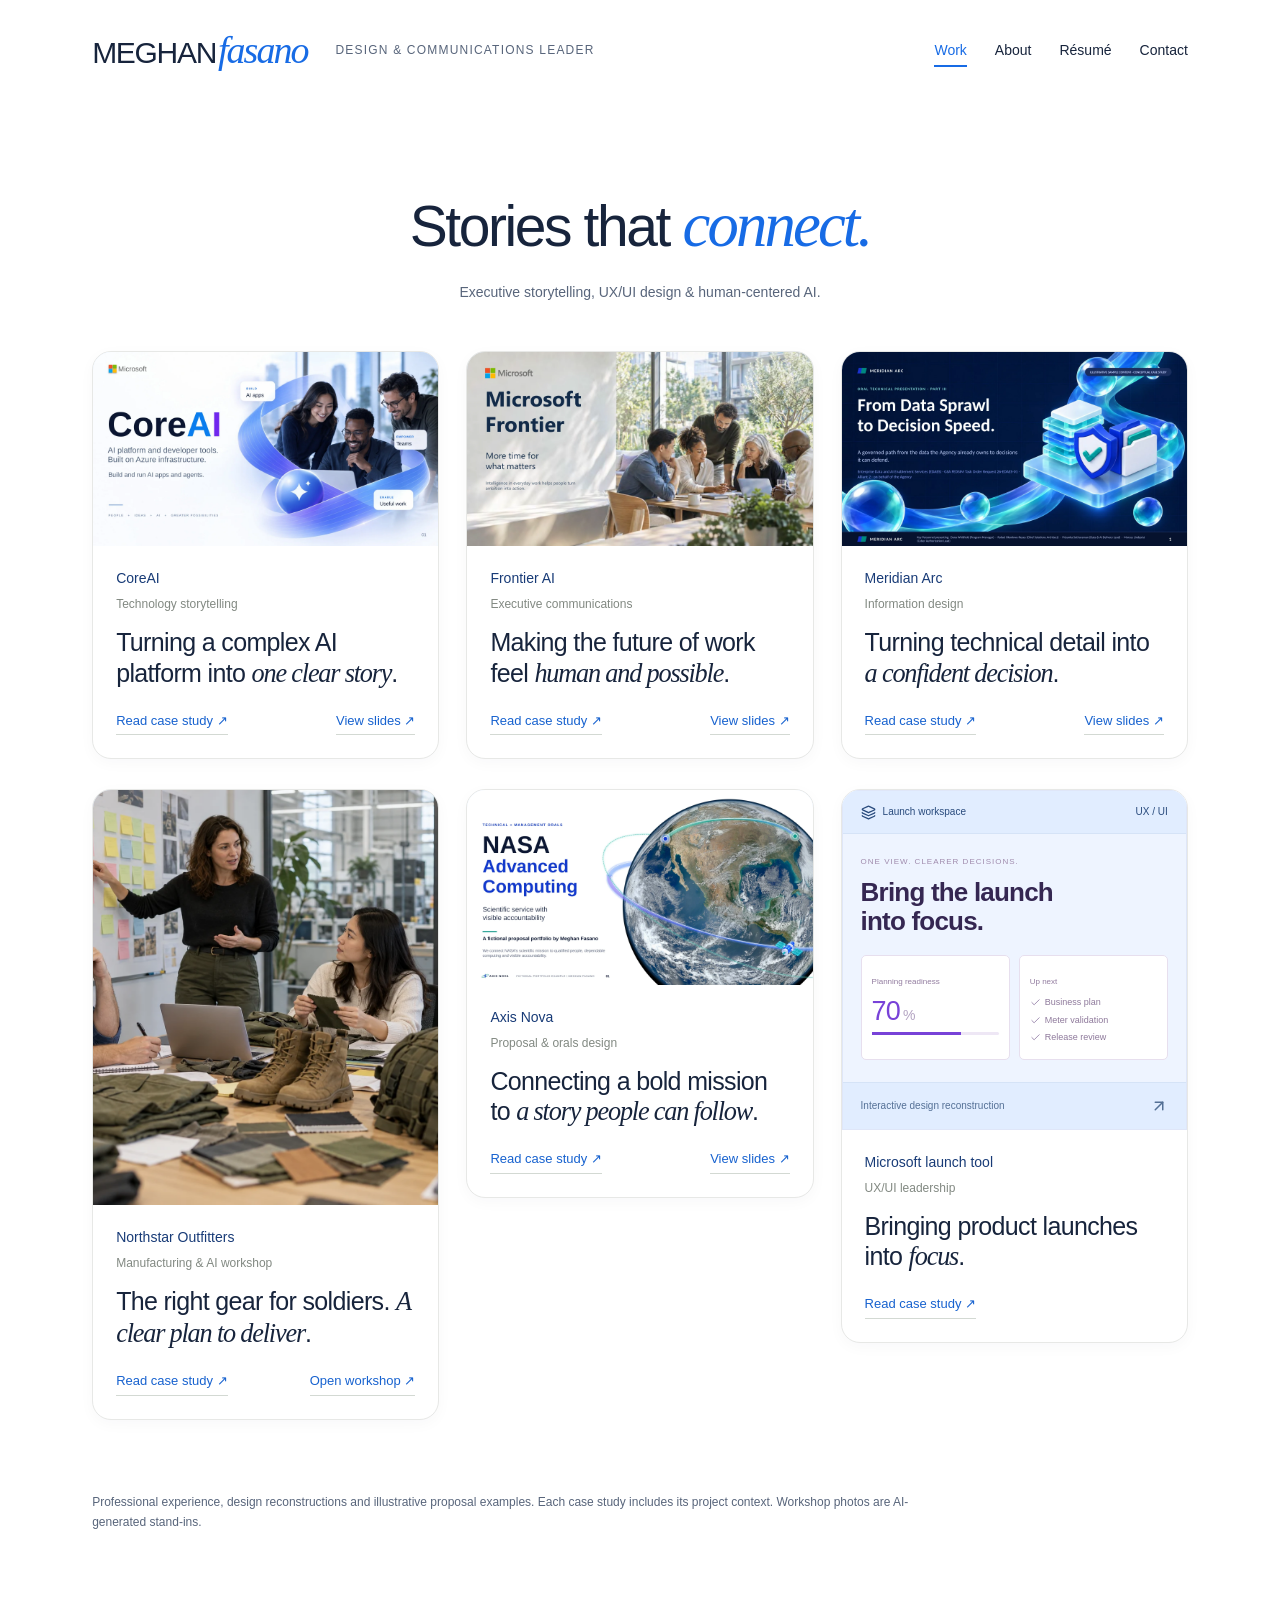
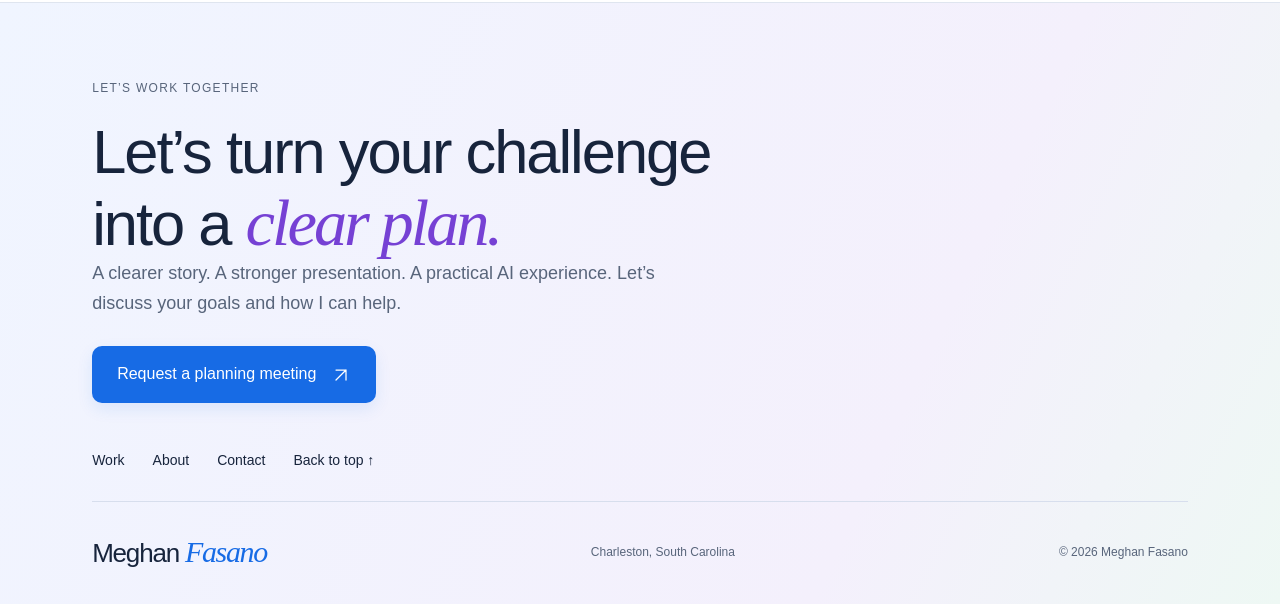
<file: index.html>
<!DOCTYPE html><html lang="en"><head><meta charSet="utf-8"/><meta name="viewport" content="width=device-width, initial-scale=1"/><link rel="preload" href="/decks/core-ai/001.webp" as="image"/><link rel="preload" as="image" href="/images/agent-workshop/manufacturing-discover.webp"/><link rel="stylesheet" href="/_next/static/chunks/41bfwg4bxyr71.css" data-precedence="next"/><link rel="stylesheet" href="/_next/static/chunks/2gd4gbjoqup3_.css" data-precedence="next"/><link rel="stylesheet" href="/_next/static/chunks/1s57aukebno__.css" data-precedence="next"/><link rel="preload" as="script" fetchPriority="low" href="/_next/static/chunks/2tajcupbair2y.js"/><script src="/_next/static/chunks/4193kwfkw7y8r.js" async=""></script><script src="/_next/static/chunks/2-b4zugezsx3i.js" async=""></script><script src="/_next/static/chunks/turbopack-00yo290gbbbm8.js" async=""></script><script src="/_next/static/chunks/0-4zpttn2a9wb.js" async=""></script><script src="/_next/static/chunks/22n-byze585pa.js" async=""></script><script src="/_next/static/chunks/0h37ku-vfu9i7.js" async=""></script><script src="/_next/static/chunks/19toedpe9aoor.js" async=""></script><title>Meghan Fasano | Visual Design &amp; Communications</title><meta name="description" content="Executive storytelling, UX/UI leadership, presentation design and AI workshops. A visual portfolio by Meghan Fasano."/><link rel="shortcut icon" href="/favicon.svg"/><link rel="icon" href="/favicon.svg"/><script src="/_next/static/chunks/0cz1d0mv5g_q7.js" noModule=""></script></head><body class="antialiased"><div hidden=""><!--$--><!--/$--></div><div class="folio" id="top"><a class="skip-link" href="#main">Skip to content</a><header class="folio-header folio-wrap"><a class="folio-name" href="/" aria-label="Meghan Fasano home"><span>MEGHAN</span><em>fasano</em></a><p class="header-discipline">DESIGN &amp; COMMUNICATIONS LEADER</p><nav aria-label="Main navigation"><a href="/" aria-current="page">Work</a><a href="/about">About</a><button class="" type="button" aria-haspopup="dialog" aria-expanded="false" data-state="closed" data-slot="dialog-trigger">Résumé</button><button class="" type="button" aria-haspopup="dialog" aria-expanded="false" data-state="closed" data-slot="dialog-trigger">Contact</button></nav></header><main id="main" class="folio-wrap"><section class="work-intro" aria-labelledby="work-title"><h1 id="work-title">Stories that <em>connect.</em></h1><p>Executive storytelling, UX/UI design &amp; human-centered AI.</p></section><section class="work-grid work-pinboard" aria-label="Selected work"><article class="work-card pin-card pin-blue"><button class="work-art shape-cut tone-blue" aria-label="Open CoreAI presentation" disabled="" type="button" aria-haspopup="dialog" aria-expanded="false" data-state="closed" data-slot="dialog-trigger"><img src="/decks/core-ai/001.webp" alt="CoreAI presentation cover" loading="eager"/></button><div class="pin-card-content"><div class="work-label"><span>CoreAI</span><span class="label-dot" aria-hidden="true">•</span><span>Technology storytelling</span></div><a class="work-story-link" href="/work/core-ai"><h2>Turning a complex AI platform into <em>one clear story</em>. <span class="card-arrow"><svg width="20" height="20" viewBox="0 0 24 24" fill="none" aria-hidden="true"><path d="M6 18 18 6M6 6h12v12" stroke="currentColor" stroke-width="1.5" stroke-linecap="round" stroke-linejoin="round"></path></svg></span></h2></a><div class="work-card-actions"><a href="/work/core-ai">Read case study ↗</a><button class="work-slide-link" aria-label="View all 10 CoreAI slides" disabled="" type="button" aria-haspopup="dialog" aria-expanded="false" data-state="closed" data-slot="dialog-trigger">View slides ↗</button></div></div></article><article class="work-card pin-card pin-photo"><div class="work-art shape-oval tone-photo"><button class="image-preview-trigger" aria-label="Enlarge image: AI-generated manufacturing workshop with uniform, boot and tactical gear samples" type="button" aria-haspopup="dialog" aria-expanded="false" data-state="closed" data-slot="dialog-trigger"><img src="/images/agent-workshop/manufacturing-discover.webp" alt="AI-generated manufacturing workshop with uniform, boot and tactical gear samples" loading="eager"/></button></div><div class="pin-card-content"><div class="work-label"><span>Northstar Outfitters</span><span class="label-dot" aria-hidden="true">•</span><span>Manufacturing &amp; AI workshop</span></div><a class="work-story-link" href="/work/agent-workshop"><h2>The right gear for soldiers. <em>A clear plan to deliver</em>. <span class="card-arrow"><svg width="20" height="20" viewBox="0 0 24 24" fill="none" aria-hidden="true"><path d="M6 18 18 6M6 6h12v12" stroke="currentColor" stroke-width="1.5" stroke-linecap="round" stroke-linejoin="round"></path></svg></span></h2></a><div class="work-card-actions"><a href="/work/agent-workshop">Read case study ↗</a><a href="/workshop/explore#chapter-1">Open workshop ↗</a></div></div></article><article class="work-card pin-card pin-frontier"><button class="work-art shape-square tone-frontier" aria-label="Open Frontier AI presentation" disabled="" type="button" aria-haspopup="dialog" aria-expanded="false" data-state="closed" data-slot="dialog-trigger"><img src="/decks/frontier-ai/001.webp" alt="Frontier AI presentation cover" loading="lazy"/></button><div class="pin-card-content"><div class="work-label"><span>Frontier AI</span><span class="label-dot" aria-hidden="true">•</span><span>Executive communications</span></div><a class="work-story-link" href="/work/frontier-ai"><h2>Making the future of work feel <em>human and possible</em>. <span class="card-arrow"><svg width="20" height="20" viewBox="0 0 24 24" fill="none" aria-hidden="true"><path d="M6 18 18 6M6 6h12v12" stroke="currentColor" stroke-width="1.5" stroke-linecap="round" stroke-linejoin="round"></path></svg></span></h2></a><div class="work-card-actions"><a href="/work/frontier-ai">Read case study ↗</a><button class="work-slide-link" aria-label="View all 22 Frontier AI slides" disabled="" type="button" aria-haspopup="dialog" aria-expanded="false" data-state="closed" data-slot="dialog-trigger">View slides ↗</button></div></div></article><article class="work-card pin-card pin-axis"><button class="work-art shape-square tone-axis" aria-label="Open Axis Nova presentation" disabled="" type="button" aria-haspopup="dialog" aria-expanded="false" data-state="closed" data-slot="dialog-trigger"><img src="/decks/axis-nova/001.webp" alt="Axis Nova presentation cover" loading="lazy"/></button><div class="pin-card-content"><div class="work-label"><span>Axis Nova</span><span class="label-dot" aria-hidden="true">•</span><span>Proposal &amp; orals design</span></div><a class="work-story-link" href="/work/axis-nova"><h2>Connecting a bold mission to <em>a story people can follow</em>. <span class="card-arrow"><svg width="20" height="20" viewBox="0 0 24 24" fill="none" aria-hidden="true"><path d="M6 18 18 6M6 6h12v12" stroke="currentColor" stroke-width="1.5" stroke-linecap="round" stroke-linejoin="round"></path></svg></span></h2></a><div class="work-card-actions"><a href="/work/axis-nova">Read case study ↗</a><button class="work-slide-link" aria-label="View all 67 Axis Nova slides" disabled="" type="button" aria-haspopup="dialog" aria-expanded="false" data-state="closed" data-slot="dialog-trigger">View slides ↗</button></div></div></article><article class="work-card pin-card pin-meridian"><button class="work-art shape-square tone-meridian" aria-label="Open Meridian Arc presentation" disabled="" type="button" aria-haspopup="dialog" aria-expanded="false" data-state="closed" data-slot="dialog-trigger"><img src="/decks/meridian-arc/001.webp" alt="Meridian Arc presentation cover" loading="lazy"/></button><div class="pin-card-content"><div class="work-label"><span>Meridian Arc</span><span class="label-dot" aria-hidden="true">•</span><span>Information design</span></div><a class="work-story-link" href="/work/meridian-arc"><h2>Turning technical detail into <em>a confident decision</em>. <span class="card-arrow"><svg width="20" height="20" viewBox="0 0 24 24" fill="none" aria-hidden="true"><path d="M6 18 18 6M6 6h12v12" stroke="currentColor" stroke-width="1.5" stroke-linecap="round" stroke-linejoin="round"></path></svg></span></h2></a><div class="work-card-actions"><a href="/work/meridian-arc">Read case study ↗</a><button class="work-slide-link" aria-label="View all 31 Meridian Arc slides" disabled="" type="button" aria-haspopup="dialog" aria-expanded="false" data-state="closed" data-slot="dialog-trigger">View slides ↗</button></div></div></article><article class="work-card pin-card pin-launch"><a class="launch-cover work-art" href="/work/microsoft-launch-tool" aria-label="Open Microsoft product launch tool UX/UI case study"><div class="launch-cover-window" aria-hidden="true"><div class="launch-cover-top"><span><svg xmlns="http://www.w3.org/2000/svg" width="15" height="15" viewBox="0 0 24 24" fill="none" stroke="currentColor" stroke-width="2" stroke-linecap="round" stroke-linejoin="round" class="lucide lucide-layers" aria-hidden="true"><path d="M12.83 2.18a2 2 0 0 0-1.66 0L2.6 6.08a1 1 0 0 0 0 1.83l8.58 3.91a2 2 0 0 0 1.66 0l8.58-3.9a1 1 0 0 0 0-1.83z"></path><path d="M2 12a1 1 0 0 0 .58.91l8.6 3.91a2 2 0 0 0 1.65 0l8.58-3.9A1 1 0 0 0 22 12"></path><path d="M2 17a1 1 0 0 0 .58.91l8.6 3.91a2 2 0 0 0 1.65 0l8.58-3.9A1 1 0 0 0 22 17"></path></svg>Launch workspace</span><span>UX / UI</span></div><div class="launch-cover-body"><p>ONE VIEW. CLEARER DECISIONS.</p><h3>Bring the launch<br/> into focus.</h3><div class="launch-cover-row"><div><small>Planning readiness</small><strong>70<span>%</span></strong><div class="launch-cover-progress"><span></span></div></div><div><small>Up next</small><p><svg xmlns="http://www.w3.org/2000/svg" width="14" height="14" viewBox="0 0 24 24" fill="none" stroke="currentColor" stroke-width="2" stroke-linecap="round" stroke-linejoin="round" class="lucide lucide-check" aria-hidden="true"><path d="M20 6 9 17l-5-5"></path></svg>Business plan</p><p><svg xmlns="http://www.w3.org/2000/svg" width="14" height="14" viewBox="0 0 24 24" fill="none" stroke="currentColor" stroke-width="2" stroke-linecap="round" stroke-linejoin="round" class="lucide lucide-check" aria-hidden="true"><path d="M20 6 9 17l-5-5"></path></svg>Meter validation</p><p><svg xmlns="http://www.w3.org/2000/svg" width="14" height="14" viewBox="0 0 24 24" fill="none" stroke="currentColor" stroke-width="2" stroke-linecap="round" stroke-linejoin="round" class="lucide lucide-check" aria-hidden="true"><path d="M20 6 9 17l-5-5"></path></svg>Release review</p></div></div></div><div class="launch-cover-bottom">Interactive design reconstruction <svg xmlns="http://www.w3.org/2000/svg" width="18" height="18" viewBox="0 0 24 24" fill="none" stroke="currentColor" stroke-width="2" stroke-linecap="round" stroke-linejoin="round" class="lucide lucide-arrow-up-right" aria-hidden="true"><path d="M7 7h10v10"></path><path d="M7 17 17 7"></path></svg></div></div></a><div class="pin-card-content"><div class="work-label"><span>Microsoft launch tool</span><span class="label-dot" aria-hidden="true">•</span><span>UX/UI leadership</span></div><a class="work-story-link" href="/work/microsoft-launch-tool"><h2>Bringing product launches into <em>focus</em>. <span class="card-arrow"><svg width="20" height="20" viewBox="0 0 24 24" fill="none" aria-hidden="true"><path d="M6 18 18 6M6 6h12v12" stroke="currentColor" stroke-width="1.5" stroke-linecap="round" stroke-linejoin="round"></path></svg></span></h2></a><div class="work-card-actions"><a href="/work/microsoft-launch-tool">Read case study ↗</a></div></div></article></section><p class="folio-disclosure home-disclosure">Professional experience, design reconstructions and illustrative proposal examples. Each case study includes its project context. Workshop photos are AI-generated stand-ins.</p></main><footer class="folio-footer"><div class="folio-wrap"><div class="footer-lead planning-cta"><div><p class="folio-eyebrow">LET’S WORK TOGETHER</p><h2>Let’s turn your challenge<br/>into a <em>clear plan.</em></h2><p class="planning-copy">A clearer story. A stronger presentation. A practical AI experience. Let’s discuss your goals and how I can help.</p><div class="planning-actions"><button class="portfolio-button" type="button" aria-haspopup="dialog" aria-expanded="false" data-state="closed" data-slot="dialog-trigger">Request a planning meeting <svg width="20" height="20" viewBox="0 0 24 24" fill="none" aria-hidden="true"><path d="M6 18 18 6M6 6h12v12" stroke="currentColor" stroke-width="1.5" stroke-linecap="round" stroke-linejoin="round"></path></svg></button></div></div></div><div class="footer-links"><nav aria-label="Footer navigation"><a href="/">Work</a><a href="/about">About</a><button class="" type="button" aria-haspopup="dialog" aria-expanded="false" data-state="closed" data-slot="dialog-trigger">Contact</button><a href="#top">Back to top ↑</a></nav></div><div class="footer-meta"><a class="footer-signature" href="/">Meghan <em>Fasano</em></a><span>Charleston, South Carolina</span><span>© <!-- -->2026<!-- --> Meghan Fasano</span></div></div></footer></div><!--$--><!--/$--><script src="/_next/static/chunks/2tajcupbair2y.js" id="_R_" async=""></script><script>(self.__next_f=self.__next_f||[]).push([0])</script><script>self.__next_f.push([1,"1:\"$Sreact.fragment\"\n2:I[96726,[\"/_next/static/chunks/0-4zpttn2a9wb.js\"],\"default\"]\n3:I[15914,[\"/_next/static/chunks/0-4zpttn2a9wb.js\"],\"default\"]\n4:I[33674,[\"/_next/static/chunks/0-4zpttn2a9wb.js\",\"/_next/static/chunks/22n-byze585pa.js\",\"/_next/static/chunks/0h37ku-vfu9i7.js\",\"/_next/static/chunks/19toedpe9aoor.js\"],\"ResumeButton\"]\n5:I[33674,[\"/_next/static/chunks/0-4zpttn2a9wb.js\",\"/_next/static/chunks/22n-byze585pa.js\",\"/_next/static/chunks/0h37ku-vfu9i7.js\",\"/_next/static/chunks/19toedpe9aoor.js\"],\"ContactButton\"]\n6:I[32957,[\"/_next/static/chunks/0-4zpttn2a9wb.js\",\"/_next/static/chunks/22n-byze585pa.js\",\"/_next/static/chunks/0h37ku-vfu9i7.js\",\"/_next/static/chunks/19toedpe9aoor.js\"],\"default\"]\n14:I[47276,[\"/_next/static/chunks/0-4zpttn2a9wb.js\"],\"default\",1]\n:HL[\"/_next/static/chunks/41bfwg4bxyr71.css\",\"style\"]\n:HL[\"/_next/static/chunks/2gd4gbjoqup3_.css\",\"style\"]\n:HL[\"/_next/static/chunks/1s57aukebno__.css\",\"style\"]\n:HL[\"/decks/core-ai/001.webp\",\"image\"]\n0:{\"P\":null,\"c\":[\"\",\"\"],\"q\":\"\",\"i\":false,\"f\":[[[\"\",{\"children\":[\"__PAGE__\",{},\"$undefined\",\"$undefined\",4608]},\"$undefined\",\"$undefined\",4624],[[\"$\",\"$1\",\"c\",{\"children\":[[[\"$\",\"link\",\"0\",{\"rel\":\"stylesheet\",\"href\":\"/_next/static/chunks/41bfwg4bxyr71.css\",\"precedence\":\"next\",\"crossOrigin\":\"$undefined\",\"nonce\":\"$undefined\"}],[\"$\",\"link\",\"1\",{\"rel\":\"stylesheet\",\"href\":\"/_next/static/chunks/2gd4gbjoqup3_.css\",\"precedence\":\"next\",\"crossOrigin\":\"$undefined\",\"nonce\":\"$undefined\"}],[\"$\",\"link\",\"2\",{\"rel\":\"stylesheet\",\"href\":\"/_next/static/chunks/1s57aukebno__.css\",\"precedence\":\"next\",\"crossOrigin\":\"$undefined\",\"nonce\":\"$undefined\"}],[\"$\",\"script\",\"script-0\",{\"src\":\"/_next/static/chunks/0-4zpttn2a9wb.js\",\"async\":true,\"nonce\":\"$undefined\"}]],[\"$\",\"html\",null,{\"lang\":\"en\",\"children\":[\"$\",\"body\",null,{\"className\":\"antialiased\",\"children\":[\"$\",\"$L2\",null,{\"parallelRouterKey\":\"children\",\"error\":\"$undefined\",\"errorStyles\":\"$undefined\",\"errorScripts\":\"$undefined\",\"template\":[\"$\",\"$L3\",null,{}],\"templateStyles\":\"$undefined\",\"templateScripts\":\"$undefined\",\"notFound\":[[[\"$\",\"title\",null,{\"children\":\"404: This page could not be found.\"}],[\"$\",\"div\",null,{\"style\":{\"fontFamily\":\"system-ui,\\\"Segoe UI\\\",Roboto,Helvetica,Arial,sans-serif,\\\"Apple Color Emoji\\\",\\\"Segoe UI Emoji\\\"\",\"height\":\"100vh\",\"textAlign\":\"center\",\"display\":\"flex\",\"flexDirection\":\"column\",\"alignItems\":\"center\",\"justifyContent\":\"center\"},\"children\":[\"$\",\"div\",null,{\"children\":[[\"$\",\"style\",null,{\"dangerouslySetInnerHTML\":{\"__html\":\"body{color:#000;background:#fff;margin:0}.next-error-h1{border-right:1px solid rgba(0,0,0,.3)}@media (prefers-color-scheme:dark){body{color:#fff;background:#000}.next-error-h1{border-right:1px solid rgba(255,255,255,.3)}}\"}}],[\"$\",\"h1\",null,{\"className\":\"next-error-h1\",\"style\":{\"display\":\"inline-block\",\"margin\":\"0 20px 0 0\",\"padding\":\"0 23px 0 0\",\"fontSize\":24,\"fontWeight\":500,\"verticalAlign\":\"top\",\"lineHeight\":\"49px\"},\"children\":404}],[\"$\",\"div\",null,{\"style\":{\"display\":\"inline-block\"},\"children\":[\"$\",\"h2\",null,{\"style\":{\"fontSize\":14,\"fontWeight\":400,\"lineHeight\":\"49px\",\"margin\":0},\"children\":\"This page could not be found.\"}]}]]}]}]],[]],\"forbidden\":\"$undefined\",\"unauthorized\":\"$undefined\"}]}]}]]}],{\"children\":[[\"$\",\"$1\",\"c\",{\"children\":[[\"$\",\"div\",null,{\"className\":\"folio\",\"id\":\"top\",\"children\":[[[\"$\",\"a\",null,{\"className\":\"skip-link\",\"href\":\"#main\",\"children\":\"Skip to content\"}],[\"$\",\"header\",null,{\"className\":\"folio-header folio-wrap\",\"children\":[[\"$\",\"a\",null,{\"className\":\"folio-name\",\"href\":\"/\",\"aria-label\":\"Meghan Fasano home\",\"children\":[[\"$\",\"span\",null,{\"children\":\"MEGHAN\"}],[\"$\",\"em\",null,{\"children\":\"fasano\"}]]}],[\"$\",\"p\",null,{\"className\":\"header-discipline\",\"children\":\"DESIGN \u0026 COMMUNICATIONS LEADER\"}],[\"$\",\"nav\",null,{\"aria-label\":\"Main navigation\",\"children\":[[\"$\",\"a\",null,{\"href\":\"/\",\"aria-current\":\"page\",\"children\":\"Work\"}],[\"$\",\"a\",null,{\"href\":\"/about\",\"aria-current\":\"$undefined\",\"children\":\"About\"}],[\"$\",\"$L4\",null,{}],[\"$\",\"$L5\",null,{}]]}]]}]],[\"$\",\"main\",null,{\"id\":\"main\",\"className\":\"folio-wrap\",\"children\":[[\"$\",\"section\",null,{\"className\":\"work-intro\",\"aria-labelledby\":\"work-title\",\"children\":[[\"$\",\"h1\",null,{\"id\":\"work-title\",\"children\":[\"Stories that \",[\"$\",\"em\",null,{\"children\":\"connect.\"}]]}],[\"$\",\"p\",null,{\"children\":\"Executive storytelling, UX/UI design \u0026 human-centered AI.\"}]]}],[\"$\",\"section\",null,{\"className\":\"work-grid work-pinboard\",\"aria-label\":\"Selected work\",\"children\":[[\"$\",\"article\",\"core-ai\",{\"className\":\"work-card pin-card pin-blue\",\"children\":[[\"$\",\"$L6\",null,{\"id\":\"core-ai\",\"triggerClassName\":\"work-art shape-cut tone-blue\",\"buttonLabel\":\"Open CoreAI presentation\",\"children\":[\"$\",\"img\",null,{\"src\":\"/decks/core-ai/001.webp\",\"alt\":\"CoreAI presentation cover\",\"loading\":\"eager\"}]}],[\"$\",\"div\",null,{\"className\":\"pin-card-content\",\"children\":[[\"$\",\"div\",null,{\"className\":\"work-label\",\"children\":[[\"$\",\"span\",null,{\"children\":\"CoreAI\"}],[\"$\",\"span\",null,{\"className\":\"label-dot\",\"aria-hidden\":\"true\",\"children\":\"•\"}],[\"$\",\"span\",null,{\"children\":\"Technology storytelling\"}]]}],[\"$\",\"a\",null,{\"className\":\"work-story-link\",\"href\":\"/work/core-ai\",\"children\":[\"$\",\"h2\",null,{\"children\":[\"Turning a complex AI platform into \",[\"$\",\"em\",null,{\"children\":\"one clear story\"}],\". \",[\"$\",\"span\",null,{\"className\":\"card-arrow\",\"children\":[\"$\",\"svg\",null,{\"width\":\"20\",\"height\":\"20\",\"viewBox\":\"0 0 24 24\",\"fill\":\"none\",\"aria-hidden\":\"true\",\"children\":[\"$\",\"path\",null,{\"d\":\"M6 18 18 6M6 6h12v12\",\"stroke\":\"currentColor\",\"strokeWidth\":\"1.5\",\"strokeLinecap\":\"round\",\"strokeLinejoin\":\"round\"}]}]}]]}]}],[\"$\",\"div\",null,{\"className\":\"work-card-actions\",\"children\":[[\"$\",\"a\",null,{\"href\":\"/work/core-ai\",\"children\":\"Read case study ↗\"}],[\"$\",\"$L6\",null,{\"id\":\"core-ai\",\"triggerClassName\":\"work-slide-link\",\"buttonLabel\":\"View all 10 CoreAI slides\",\"registerPresentationTool\":false,\"children\":\"View slides ↗\"}],false]}]]}]]}],[\"$\",\"article\",\"agent-workshop\",{\"className\":\"work-card pin-card pin-photo\",\"children\":[\"$L7\",\"$L8\"]}],\"$L9\",\"$La\",\"$Lb\",\"$Lc\"]}],\"$Ld\"]}],\"$Le\"]}],[\"$Lf\",\"$L10\",\"$L11\"],\"$L12\"]}],{},null,false,null]},null,false,null],\"$L13\",false]],\"m\":\"$undefined\",\"G\":[\"$14\",[\"$L15\",\"$L16\",\"$L17\"]],\"S\":true,\"h\":null,\"r\":\"$undefined\",\"s\":\"$undefined\",\"a\":\"$undefined\",\"l\":\"$undefined\",\"p\":\"$undefined\",\"d\":\"$undefined\",\"b\":\"87OEuxdsKXMthVpdMvTQ5\"}\n18:I[33674,[\"/_next/static/chunks/0-4zpttn2a9wb.js\",\"/_next/static/chunks/22n-byze585pa.js\",\"/_next/static/chunks/0h37ku-vfu9i7.js\",\"/_next/static/chunks/19toedpe9aoor.js\"],\"ImagePreview\"]\n19:I[53382,[\"/_next/static/chunks/0-4zpttn2a9wb.js\",\"/_next/static/chunks/22n-byze585pa.js\",\"/_next/static/chunks/0h37ku-vfu9i7.js\",\"/_next/static/chunks/19toedpe9aoor.js\"],\"default\"]\n1a:I[52800,[\"/_next/static/chunks/0-4zpttn2a9wb.js\"],\"OutletBoundary\"]\n1b:\"$Sreact.suspense\"\n1d:I[52800,[\"/_next/static/chunks/0-4zpttn2a9wb.js\"],\"ViewportBoundary\"]\n1f:I[52800,[\"/_next/static/chunks/0-4zpttn2a9wb.js\"],\"MetadataBoundary\"]\n7:[\"$\",\"div\",null,{\"className\":\"work-art shape-oval tone-photo\",\"children\":[\"$\",\"$L18\",null,{\"src\":\"/images/agent-workshop/manufacturing-discover.webp\",\"alt\":\"AI-generated manufacturing workshop with uniform, boot and tactical gear samples\",\"loading\":\"eager\",\"showPreviewBadge\":false}]}]\n8:[\"$\",\"div\",null,{\"className\":\"pin-card-content\",\"children\":[[\"$\",\"div\",null,{\"className\":\"work-label\",\"children\":[[\"$\",\"span\",null,{\"children\":\"Northstar Outfitters\"}],[\"$\",\"span\",null,{\"className\":\"label-dot\",\"aria-hidden\":\"true\",\"children\":\"•\"}],[\"$\",\"span\",null,{\"children\":\"Manufacturing \u0026 AI workshop\"}]]}],[\"$\",\"a\",null,{\"className\":\"work-story-link\",\"href\":\"/work/agent-workshop\",\"children\":[\"$\",\"h2\",null,{\"children\":[\"The right gear for soldiers. \",[\"$\",\"em\",null,{\"children\":\"A clear plan to deliver\"}],\". \",[\"$\",\"span\",null,{\"className\":\"card-arrow\",\"children\":[\"$\",\"svg\",null,{\"width\":\"20\",\"height\":\"20\",\"viewBox\":\"0 0 24 24\",\"fill\":\"none\",\"aria-hidden\":\"true\",\"children\":[\"$\",\"path\",null,{\"d\":\"M6 18 18 6M6 6h12v12\",\"stroke\":\"currentColor\",\"strokeWidth\":\"1.5\",\"strokeLinecap\":\"round\",\"strokeLinejoin\":\"round\"}]}]}]]}]}],[\"$\",\"div\",null,{\"className\":\"work-card-actions\",\"children\":[[\"$\",\"a\",null,{\"href\":\"/work/agent-workshop\",\"children\":\"Read case study ↗\"}],\"$undefined\",[\"$\",\"a\",null,{\"href\":\"/workshop/explore#chapter-1\",\"children\":\"Open workshop ↗\"}]]}]]}]\n9:[\"$\",\"article\",\"frontier-ai\",{\"className\":\"work-card pin-card pin-frontier\",\"children\":[[\"$\",\"$L6\",null,{\"id\":\"frontier-ai\",\"triggerClassName\":\"work-art shape-square tone-frontier\",\"buttonLabel\":\"Open Frontier AI presentation\",\"children\":[\"$\",\"img\",null,{\"src\":\"/decks/frontier-ai/001.webp\",\"alt\":\"Frontier AI presentation cover\",\"loading\":\"lazy\"}]}],[\"$\",\"div\",null,{\"className\":\"pin-card-content\",\"children\":[[\"$\",\"div\",null,{\"className\":\"work-label\",\"children\":[[\"$\",\"span\",null,{\"children\":\"Frontier AI\"}],[\"$\",\"span\",null,{\"className\":\"label-dot\",\"aria-hidden\":\"true\",\"children\":\"•\"}],[\"$\",\"span\",null,{\"children\":\"Executive communications\"}]]}],[\"$\",\"a\",null,{\"className\":\"work-story-link\",\"href\":\"/work/frontier-ai\",\"children\":[\"$\",\"h2\",null,{\"children\":[\"Making the future of work feel \",[\"$\",\"em\",null,{\"children\":\"human and possible\"}],\". \",[\"$\",\"span\",null,{\"className\":\"card-arrow\",\"children\":[\"$\",\"svg\",null,{\"width\":\"20\",\"height\":\"20\",\"viewBox\":\"0 0 24 24\",\"fill\":\"none\",\"aria-hidden\":\"true\",\"children\":[\"$\",\"path\",null,{\"d\":\"M6 18 18 6M6 6h12v12\",\"stroke\":\"currentColor\",\"strokeWidth\":\"1.5\",\"strokeLinecap\":\"round\",\"strokeLinejoin\":\"round\"}]}]}]]}]}],[\"$\",\"div\",null,{\"className\":\"work-card-actions\",\"children\":[[\"$\",\"a\",null,{\"href\":\"/work/frontier-ai\",\"children\":\"Read case study ↗\"}],[\"$\",\"$L6\",null,{\"id\":\"frontier-ai\",\"triggerClassName\":\"work-slide-link\",\"buttonLabel\":\"View all 22 Frontier AI slides\",\"registerPresentationTool\":false,\"children\":\"View slides ↗\"}],false]}]]}]]}]\na:[\"$\",\"article\",\"axis-nova\",{\"className\":\"work-card pin-card pin-axis\",\"children\":[[\"$\",\"$L6\",null,{\"id\":\"axis-nova\",\"triggerClassName\":\"work-art shape-square tone-axis\",\"buttonLabel\":\"Open Axis Nova presentation\",\"children\":[\"$\",\"img\",null,{\"src\":\"/decks/axis-nova/001.webp\",\"alt\":\"Axis Nova presentation cover\",\"loading\":\"lazy\"}]}],[\"$\",\"div\",null,{\"className\":\"pin-card-content\",\"children\":[[\"$\",\"div\",null,{\"className\":\"work-label\",\"children\":[[\"$\",\"span\",null,{\"children\":\"Axis Nova\"}],[\"$\",\"span\",null,{\"className\":\"label-dot\",\"aria-hidden\":\"true\",\"children\":\"•\"}],[\"$\",\"span\",null,{\"children\":\"Proposal \u0026 orals design\"}]]}],[\"$\",\"a\",null,{\"className\":\"work-story-link\",\"href\":\"/work/axis-nova\",\"children\":[\"$\",\"h2\",null,{\"children\":[\"Connecting a bold mission to \",[\"$\",\"em\",null,{\"children\":\"a story people can follow\"}],\". \",[\"$\",\"span\",null,{\"className\":\"card-arrow\",\"children\":[\"$\",\"svg\",null,{\"width\":\"20\",\"height\":\"20\",\"viewBox\":\"0 0 24 24\",\"fill\":\"none\",\"aria-hidden\":\"true\",\"children\":[\"$\",\"path\",null,{\"d\":\"M6 18 18 6M6 6h12v12\",\"stroke\":\"currentColor\",\"strokeWidth\":\"1.5\",\"strokeLinecap\":\"round\",\"strokeLinejoin\":\"round\"}]}]}]]}]}],[\"$\",\"div\",null,{\"className\":\"work-card-actions\",\"children\":[[\"$\",\"a\",null,{\"href\":\"/work/axis-nova\",\"children\":\"Read case study ↗\"}],[\"$\",\"$L6\",null,{\"id\":\"axis-nova\",\"triggerClassName\":\"work-slide-link\",\"buttonLabel\":\"View all 67 Axis Nova slides\",\"registerPresentationTool\":false,\"children\":\"View slides ↗\"}],false]}]]}]]}]\nb:[\"$\",\"article\",\"meridian-arc\",{\"className\":\"work-card pin-card pin-meridian\",\"children\":[[\"$\",\"$L6\",null,{\"id\":\"meridian-arc\",\"triggerClassName\":\"work-art shape-square tone-meridian\",\"buttonLabel\":\"Open Meridian Arc presentation\",\"children\":[\"$\",\"img\",null,{\"src\":\"/decks/meridian-arc/001.webp\",\"alt\":\"Meridian Arc presentation cover\",\"loading\":\"lazy\"}]}],[\"$\",\"div\",null,{\"className\":\"pin-card-content\",\"children\":[[\"$\",\"div\",null,{\"className\":\"work-label\",\"children\":[[\"$\",\"span\",null,{\"children\":\"Meridian Arc\"}],[\"$\",\"span\",null,{\"className\":\"label-dot\",\"aria-hidden\":\"true\",\"children\":\"•\"}],[\"$\",\"span\",null,{\"children\":\"Information design\"}]]}],[\"$\",\"a\",null,{\"className\":\"work-story-link\",\"href\":\"/work/meridian-arc\",\"children\":[\"$\",\"h2\",null,{\"children\":[\"Turning technical detail into \",[\"$\",\"em\",null,{\"children\":\"a confident decision\"}],\". \",[\"$\",\"span\",null,{\"className\":\"card-arrow\",\"children\":[\"$\",\"svg\",null,{\"width\":\"20\",\"height\":\"20\",\"viewBox\":\"0 0 24 24\",\"fill\":\"none\",\"aria-hidden\":\"true\",\"children\":[\"$\",\"path\",null,{\"d\":\"M6 18 18 6M6 6h12v12\",\"stroke\":\"currentColor\",\"strokeWidth\":\"1.5\",\"strokeLinecap\":\"round\",\"strokeLinejoin\":\"round\"}]}]}]]}]}],[\"$\",\"div\",null,{\"className\":\"work-card-actions\",\"children\":[[\"$\",\"a\",null,{\"href\":\"/work/meridian-arc\",\"children\":\"Read case study ↗\"}],[\"$\",\"$L6\",null,{\"id\":\"meridian-arc\",\"triggerClassName\":\"work-slide-link\",\"buttonLabel\":\"View all 31 Meridian Arc slides\",\"registerPresentationTool\":false,\"children\":\"View slides ↗\"}],false]}]]}]]}]\nc:[\"$\",\"article\",\"microsoft-launch-tool\",{\"className\":\"work-card pin-card pin-launch\",\"children\":[[\"$\",\"a\",null,{\"className\":\"launch-cover work-art\",\"href\":\"/work/microsoft-launch-tool\",\"aria-label\":\"Open Microsoft product launch tool UX/UI case study\",\"children\":[[\"$\",\"div\",null,{\"className\":\"launch-cover-window\",\"aria-hidden\":\"true\",\"children\":[[\"$\",\"div\",null,{\"className\":\"launch-cover-top\",\"children\":[[\"$\",\"span\",null,{\"children\":[[\"$\",\"$L19\",null,{\"ref\":\"$undefined\",\"iconNode\":[[\"path\",{\"d\":\"M12.83 2.18a2 2 0 0 0-1.66 0L2.6 6.08a1 1 0 0 0 0 1.83l8.58 3.91a2 2 0 0 0 1.66 0l8.58-3.9a1 1 0 0 0 0-1.83z\",\"key\":\"zw3jo\"}],[\"path\",{\"d\":\"M2 12a1 1 0 0 0 .58.91l8.6 3.91a2 2 0 0 0 1.65 0l8.58-3.9A1 1 0 0 0 22 12\",\"key\":\"1wduqc\"}],[\"path\",{\"d\":\"M2 17a1 1 0 0 0 .58.91l8.6 3.91a2 2 0 0 0 1.65 0l8.58-3.9A1 1 0 0 0 22 17\",\"key\":\"kqbvx6\"}]],\"className\":\"lucide-layers\",\"size\":15}],\"Launch workspace\"]}],[\"$\",\"span\",null,{\"children\":\"UX / UI\"}]]}],[\"$\",\"div\",null,{\"className\":\"launch-cover-body\",\"children\":[[\"$\",\"p\",null,{\"children\":\"ONE VIEW. CLEARER DECISIONS.\"}],[\"$\",\"h3\",null,{\"children\":[\"Bring the launch\",[\"$\",\"br\",null,{}],\" into focus.\"]}],[\"$\",\"div\",null,{\"className\":\"launch-cover-row\",\"children\":[[\"$\",\"div\",null,{\"children\":[[\"$\",\"small\",null,{\"children\":\"Planning readiness\"}],[\"$\",\"strong\",null,{\"children\":[\"70\",[\"$\",\"span\",null,{\"children\":\"%\"}]]}],[\"$\",\"div\",null,{\"className\":\"launch-cover-progress\",\"children\":[\"$\",\"span\",null,{}]}]]}],[\"$\",\"div\",null,{\"children\":[[\"$\",\"small\",null,{\"children\":\"Up next\"}],[\"$\",\"p\",null,{\"children\":[[\"$\",\"$L19\",null,{\"ref\":\"$undefined\",\"iconNode\":[[\"path\",{\"d\":\"M20 6 9 17l-5-5\",\"key\":\"1gmf2c\"}]],\"className\":\"lucide-check\",\"size\":14}],\"Business plan\"]}],[\"$\",\"p\",null,{\"children\":[[\"$\",\"$L19\",null,{\"ref\":\"$undefined\",\"iconNode\":\"$c:props:children:0:props:children:0:props:children:1:props:children:2:props:children:1:props:children:1:props:children:0:props:iconNode\",\"className\":\"lucide-check\",\"size\":14}],\"Meter validation\"]}],[\"$\",\"p\",null,{\"children\":[[\"$\",\"$L19\",null,{\"ref\":\"$undefined\",\"iconNode\":\"$c:props:children:0:props:children:0:props:children:1:props:children:2:props:children:1:props:children:1:props:children:0:props:iconNode\",\"className\":\"lucide-check\",\"size\":14}],\"Release review\"]}]]}]]}]]}],[\"$\",\"div\",null,{\"className\":\"launch-cover-bottom\",\"children\":[\"Interactive design reconstruction \",[\"$\",\"$L19\",null,{\"ref\":\"$undefined\",\"iconNode\":[[\"path\",{\"d\":\"M7 7h10v10\",\"key\":\"1tivn9\"}],[\"path\",{\"d\":\"M7 17 17 7\",\"key\":\"1vkiza\"}]],\"className\":\"lucide-arrow-up-right\",\"size\":18}]]}]]}],false]}],[\"$\",\"div\",null,{\"className\":\"pin-card-content\",\"children\":[[\"$\",\"div\",null,{\"className\":\"work-label\",\"children\":[[\"$\",\"span\",null,{\"children\":\"Microsoft launch tool\"}],[\"$\",\"span\",null,{\"className\":\"label-dot\",\"aria-hidden\":\"true\",\"children\":\"•\"}],[\"$\",\"span\",null,{\"children\":\"UX/UI leadership\"}]]}],[\"$\",\"a\",null,{\"className\":\"work-story-link\",\"href\":\"/work/microsoft-launch-tool\",\"children\":[\"$\",\"h2\",null,{\"children\":[\"Bringing product launches into \",[\"$\",\"em\",null,{\"children\":\"focus\"}],\". \",[\"$\",\"span\",null,{\"className\":\"card-arrow\",\"children\":[\"$\",\"svg\",null,{\"width\":\"20\",\"height\":\"20\",\"viewBox\":\"0 0 24 24\",\"fill\":\"none\",\"aria-hidden\":\"true\",\"children\":[\"$\",\"path\",null,{\"d\":\"M6 18 18 6M6 6h12v12\",\"stroke\":\"currentColor\",\"strokeWidth\":\"1.5\",\"strokeLinecap\":\"round\",\"strokeLinejoin\":\"round\"}]}]}]]}]}],[\"$\",\"div\",null,{\"className\":\"work-card-actions\",\"children\":[[\"$\",\"a\",null,{\"href\":\"/work/microsoft-launch-tool\",\"children\":\"Read case study ↗\"}],\"$undefined\",false]}]]}]]}]\nd:[\"$\",\"p\",null,{\"className\":\"folio-disclosure home-disclosure\",\"children\":\"Professional experience, design reconstructions and illustrative proposal examples. Each case study includes its project context. Workshop photos are AI-generated stand-ins.\"}]\ne:[\"$\",\"footer\",null,{\"className\":\"folio-footer\",\"children\":[\"$\",\"div\",null,{\"className\":\"folio-wrap\",\"children\":[[\"$\",\"div\",null,{\"className\":\"footer-lead planning-cta\",\"children\":[\"$\",\"div\",null,{\"children\":[[\"$\",\"p\",null,{\"className\":\"folio-eyebrow\",\"children\":\"LET’S WORK TOGETHER\"}],[\"$\",\"h2\",null,{\"children\":[\"Let’s turn your challenge\",[\"$\",\"br\",null,{}],\"into a \",[\"$\",\"em\",null,{\"children\":\"clear plan.\"}]]}],[\"$\",\"p\",null,{\"className\":\"planning-copy\",\"children\":\"A clearer story. A stronger presentation. A practical AI experience. Let’s discuss your goals and how I can help.\"}],[\"$\",\"div\",null,{\"className\":\"planning-actions\",\"children\":[\"$\",\"$L5\",null,{\"className\":\"portfolio-button\",\"intent\":\"consultation\",\"children\":[\"Request a planning meeting \",[\"$\",\"svg\",null,{\"width\":\"20\",\"height\":\"20\",\"viewBox\":\"0 0 24 24\",\"fill\":\"none\",\"aria-hidden\":\"true\",\"children\":[\"$\",\"path\",null,{\"d\":\"M6 18 18 6M6 6h12v12\",\"stroke\":\"currentColor\",\"strokeWidth\":\"1.5\",\"strokeLinecap\":\"round\",\"strokeLinejoin\":\"round\"}]}]]}]}]]}]}],[\"$\",\"div\",null,{\"className\":\"footer-links\",\"children\":[\"$\",\"nav\",null,{\"aria-label\":\"Footer navigation\",\"children\":[[\"$\",\"a\",null,{\"href\":\"/\",\"children\":\"Work\"}],[\"$\",\"a\",null,{\"href\":\"/about\",\"children\":\"About\"}],[\"$\",\"$L5\",null,{}],[\"$\",\"a\",null,{\"href\":\"#top\",\"children\":\"Back to top ↑\"}]]}]}],[\"$\",\"div\",null,{\"className\":\"footer-meta\",\"children\":[[\"$\",\"a\",null,{\"className\":\"footer-signature\",\"href\":\"/\",\"children\":[\"Meghan \",[\"$\",\"em\",null,{\"children\":\"Fasano\"}]]}],[\"$\",\"span\",null,{\"children\":\"Charleston, South Carolina\"}],[\"$\",\"span\",null,{\"children\":[\"© \",2026,\" Meghan Fasano\"]}]]}]]}]}]\nf:[\"$\",\"script\",\"script-0\",{\"src\":\"/_next/static/chunks/22n-byze585pa.js\",\"async\":true,\"nonce\":\"$undefined\"}]\n10:[\"$\",\"script\",\"script-1\",{\"src\":\"/_next/static/chunks/0h37ku-vfu9i7.js\",\"async\":true,\"nonce\":\"$undefined\"}]\n11:[\"$\",\"script\",\"script-2\",{\"src\":\"/_next/static/chunks/19toedpe9aoor.js\",\"async\":true,\"nonce\":\"$undefined\"}]\n12:[\"$\",\"$L1a\",null,{\"children\":[\"$\",\"$1b\",null,{\"name\":\"Next.MetadataOutlet\",\"children\":\"$@1c\"}]}]\n13:[\"$\",\"$1\",\"h\",{\"children\":[null,[\"$\",\"$L1d\",null,{\"children\":\"$L1e\"}],[\"$\",\"div\",null,{\"hidden\":true,\"children\":[\"$\",\"$L1f\",null,{\"children\":[\"$\",\"$1b\",null,{\"name\":\"Next.Metadata\",\"children\":\"$L20\"}]}]}],null]}]\n15:[\"$\",\"link\",\"0\",{\"rel\":\"stylesheet\",\"href\":\"/_next/static/chunks/41bfwg4bxyr71.css\",\"precedence\":\"next\",\"crossOrigin\":\"$undefined\",\"nonce\":\"$undefined\"}]\n16:[\"$\",\"link\",\"1\",{\"rel\":\"stylesheet\",\"href\":\"/_next/static/chunks/2gd4gbjoqup3_.css\",\"precedence\":\"next\",\"crossOrigin\":\"$undefined\",\"nonce\":\"$undefined\"}]\n17:[\"$\",\"link\",\"2\",{\"rel\":\"stylesheet\",\"href\":\"/_next/static/chunks/1s57aukebno__.css\",\"precedence\":\"next\",\"crossOrigin\":\"$undefined\",\"nonce\":\"$undefined\"}]\n1e:[[\"$\",\"meta\",\"0\",{\"charSet\":\"utf-8\"}],[\"$\",\"meta\",\"1\",{\"name\":\"viewport\",\"content\":\"width=device-width, initial-scale=1\"}]]\n21:I[85743,[\"/_next/static/chunks/0-4zpttn2a9wb.js\"],\"IconMark\"]\n1c:null\n20:[[\"$\",\"title\",\"0\",{\"children\":\"Meghan Fasano | Visual Design \u0026 Communications\"}],[\"$\",\"meta\",\"1\",{\"name\":\"description\",\"content\":\"Executive storytelling, UX/UI leadership, presentation design and AI workshops. A visual portfolio by Meghan Fasano.\"}],[\"$\",\"link\",\"2\",{\"rel\":\"shortcut icon\",\"href\":\"/favicon.svg\"}],[\"$\",\"link\",\"3\",{\"rel\":\"icon\",\"href\":\"/favicon.svg\"}],[\"$\",\"$L21\",\"4\",{}]]\n"])</script></body></html>
</file>
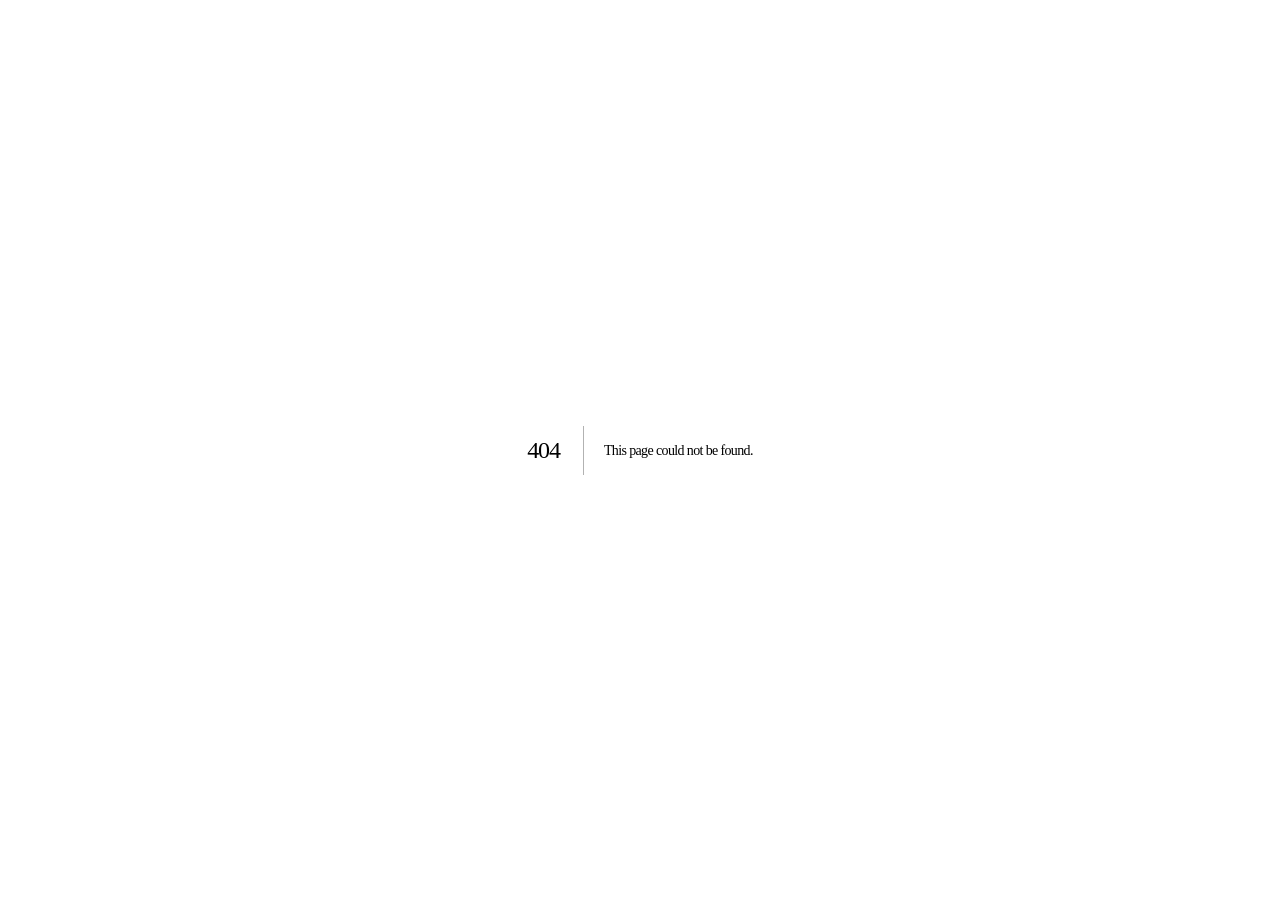
<file: 404/index.html>
<!DOCTYPE html><html lang="en"><head><meta charSet="utf-8"/><meta name="viewport" content="width=device-width, initial-scale=1"/><link rel="stylesheet" href="/_next/static/chunks/41bfwg4bxyr71.css" data-precedence="next"/><link rel="stylesheet" href="/_next/static/chunks/2gd4gbjoqup3_.css" data-precedence="next"/><link rel="stylesheet" href="/_next/static/chunks/1s57aukebno__.css" data-precedence="next"/><link rel="preload" as="script" fetchPriority="low" href="/_next/static/chunks/2tajcupbair2y.js"/><script src="/_next/static/chunks/4193kwfkw7y8r.js" async=""></script><script src="/_next/static/chunks/2-b4zugezsx3i.js" async=""></script><script src="/_next/static/chunks/turbopack-00yo290gbbbm8.js" async=""></script><script src="/_next/static/chunks/0-4zpttn2a9wb.js" async=""></script><meta name="robots" content="noindex"/><title>Meghan Fasano | Visual Design &amp; Communications</title><meta name="description" content="Executive storytelling, UX/UI leadership, presentation design and AI workshops. A visual portfolio by Meghan Fasano."/><link rel="shortcut icon" href="/favicon.svg"/><link rel="icon" href="/favicon.svg"/><title>404: This page could not be found.</title><script src="/_next/static/chunks/0cz1d0mv5g_q7.js" noModule=""></script></head><body class="antialiased"><div hidden=""><!--$--><!--/$--></div><div style="font-family:system-ui,&quot;Segoe UI&quot;,Roboto,Helvetica,Arial,sans-serif,&quot;Apple Color Emoji&quot;,&quot;Segoe UI Emoji&quot;;height:100vh;text-align:center;display:flex;flex-direction:column;align-items:center;justify-content:center"><div><style>body{color:#000;background:#fff;margin:0}.next-error-h1{border-right:1px solid rgba(0,0,0,.3)}@media (prefers-color-scheme:dark){body{color:#fff;background:#000}.next-error-h1{border-right:1px solid rgba(255,255,255,.3)}}</style><h1 class="next-error-h1" style="display:inline-block;margin:0 20px 0 0;padding:0 23px 0 0;font-size:24px;font-weight:500;vertical-align:top;line-height:49px">404</h1><div style="display:inline-block"><h2 style="font-size:14px;font-weight:400;line-height:49px;margin:0">This page could not be found.</h2></div></div></div><!--$--><!--/$--><script src="/_next/static/chunks/2tajcupbair2y.js" id="_R_" async=""></script><script>(self.__next_f=self.__next_f||[]).push([0])</script><script>self.__next_f.push([1,"1:\"$Sreact.fragment\"\n2:I[96726,[\"/_next/static/chunks/0-4zpttn2a9wb.js\"],\"default\"]\n3:I[15914,[\"/_next/static/chunks/0-4zpttn2a9wb.js\"],\"default\"]\n4:I[52800,[\"/_next/static/chunks/0-4zpttn2a9wb.js\"],\"OutletBoundary\"]\n5:\"$Sreact.suspense\"\n8:I[52800,[\"/_next/static/chunks/0-4zpttn2a9wb.js\"],\"ViewportBoundary\"]\na:I[52800,[\"/_next/static/chunks/0-4zpttn2a9wb.js\"],\"MetadataBoundary\"]\nc:I[47276,[\"/_next/static/chunks/0-4zpttn2a9wb.js\"],\"default\",1]\n:HL[\"/_next/static/chunks/41bfwg4bxyr71.css\",\"style\"]\n:HL[\"/_next/static/chunks/2gd4gbjoqup3_.css\",\"style\"]\n:HL[\"/_next/static/chunks/1s57aukebno__.css\",\"style\"]\n7:X\n0:{\"P\":null,\"c\":[\"\",\"_not-found\",\"\"],\"q\":\"\",\"i\":false,\"f\":[[[\"\",{\"children\":[\"/_not-found\",{\"children\":[\"__PAGE__\",{},\"$undefined\",\"$undefined\",4608]},\"$undefined\",\"$undefined\",4608]},\"$undefined\",\"$undefined\",4624],[[\"$\",\"$1\",\"c\",{\"children\":[[[\"$\",\"link\",\"0\",{\"rel\":\"stylesheet\",\"href\":\"/_next/static/chunks/41bfwg4bxyr71.css\",\"precedence\":\"next\",\"crossOrigin\":\"$undefined\",\"nonce\":\"$undefined\"}],[\"$\",\"link\",\"1\",{\"rel\":\"stylesheet\",\"href\":\"/_next/static/chunks/2gd4gbjoqup3_.css\",\"precedence\":\"next\",\"crossOrigin\":\"$undefined\",\"nonce\":\"$undefined\"}],[\"$\",\"link\",\"2\",{\"rel\":\"stylesheet\",\"href\":\"/_next/static/chunks/1s57aukebno__.css\",\"precedence\":\"next\",\"crossOrigin\":\"$undefined\",\"nonce\":\"$undefined\"}],[\"$\",\"script\",\"script-0\",{\"src\":\"/_next/static/chunks/0-4zpttn2a9wb.js\",\"async\":true,\"nonce\":\"$undefined\"}]],[\"$\",\"html\",null,{\"lang\":\"en\",\"children\":[\"$\",\"body\",null,{\"className\":\"antialiased\",\"children\":[\"$\",\"$L2\",null,{\"parallelRouterKey\":\"children\",\"error\":\"$undefined\",\"errorStyles\":\"$undefined\",\"errorScripts\":\"$undefined\",\"template\":[\"$\",\"$L3\",null,{}],\"templateStyles\":\"$undefined\",\"templateScripts\":\"$undefined\",\"notFound\":[[[\"$\",\"title\",null,{\"children\":\"404: This page could not be found.\"}],[\"$\",\"div\",null,{\"style\":{\"fontFamily\":\"system-ui,\\\"Segoe UI\\\",Roboto,Helvetica,Arial,sans-serif,\\\"Apple Color Emoji\\\",\\\"Segoe UI Emoji\\\"\",\"height\":\"100vh\",\"textAlign\":\"center\",\"display\":\"flex\",\"flexDirection\":\"column\",\"alignItems\":\"center\",\"justifyContent\":\"center\"},\"children\":[\"$\",\"div\",null,{\"children\":[[\"$\",\"style\",null,{\"dangerouslySetInnerHTML\":{\"__html\":\"body{color:#000;background:#fff;margin:0}.next-error-h1{border-right:1px solid rgba(0,0,0,.3)}@media (prefers-color-scheme:dark){body{color:#fff;background:#000}.next-error-h1{border-right:1px solid rgba(255,255,255,.3)}}\"}}],[\"$\",\"h1\",null,{\"className\":\"next-error-h1\",\"style\":{\"display\":\"inline-block\",\"margin\":\"0 20px 0 0\",\"padding\":\"0 23px 0 0\",\"fontSize\":24,\"fontWeight\":500,\"verticalAlign\":\"top\",\"lineHeight\":\"49px\"},\"children\":404}],[\"$\",\"div\",null,{\"style\":{\"display\":\"inline-block\"},\"children\":[\"$\",\"h2\",null,{\"style\":{\"fontSize\":14,\"fontWeight\":400,\"lineHeight\":\"49px\",\"margin\":0},\"children\":\"This page could not be found.\"}]}]]}]}]],[]],\"forbidden\":\"$undefined\",\"unauthorized\":\"$undefined\"}]}]}]]}],{\"children\":[[\"$\",\"$1\",\"c\",{\"children\":[null,[\"$\",\"$L2\",null,{\"parallelRouterKey\":\"children\",\"error\":\"$undefined\",\"errorStyles\":\"$undefined\",\"errorScripts\":\"$undefined\",\"template\":[\"$\",\"$L3\",null,{}],\"templateStyles\":\"$undefined\",\"templateScripts\":\"$undefined\",\"notFound\":\"$undefined\",\"forbidden\":\"$undefined\",\"unauthorized\":\"$undefined\"}]]}],{\"children\":[[\"$\",\"$1\",\"c\",{\"children\":[[[\"$\",\"title\",null,{\"children\":\"404: This page could not be found.\"}],[\"$\",\"div\",null,{\"style\":\"$0:f:0:1:0:props:children:1:props:children:props:children:props:notFound:0:1:props:style\",\"children\":[\"$\",\"div\",null,{\"children\":[[\"$\",\"style\",null,{\"dangerouslySetInnerHTML\":{\"__html\":\"body{color:#000;background:#fff;margin:0}.next-error-h1{border-right:1px solid rgba(0,0,0,.3)}@media (prefers-color-scheme:dark){body{color:#fff;background:#000}.next-error-h1{border-right:1px solid rgba(255,255,255,.3)}}\"}}],[\"$\",\"h1\",null,{\"className\":\"next-error-h1\",\"style\":\"$0:f:0:1:0:props:children:1:props:children:props:children:props:notFound:0:1:props:children:props:children:1:props:style\",\"children\":404}],[\"$\",\"div\",null,{\"style\":\"$0:f:0:1:0:props:children:1:props:children:props:children:props:notFound:0:1:props:children:props:children:2:props:style\",\"children\":[\"$\",\"h2\",null,{\"style\":\"$0:f:0:1:0:props:children:1:props:children:props:children:props:notFound:0:1:props:children:props:children:2:props:children:props:style\",\"children\":\"This page could not be found.\"}]}]]}]}]],null,[\"$\",\"$L4\",null,{\"children\":[\"$\",\"$5\",null,{\"name\":\"Next.MetadataOutlet\",\"children\":\"$@6\"}]}]]}],{},null,false,null]},null,false,\"$7\"]},null,false,null],[\"$\",\"$1\",\"h\",{\"children\":[[\"$\",\"meta\",null,{\"name\":\"robots\",\"content\":\"noindex\"}],[\"$\",\"$L8\",null,{\"children\":\"$L9\"}],[\"$\",\"div\",null,{\"hidden\":true,\"children\":[\"$\",\"$La\",null,{\"children\":[\"$\",\"$5\",null,{\"name\":\"Next.Metadata\",\"children\":\"$Lb\"}]}]}],null]}],false]],\"m\":\"$undefined\",\"G\":[\"$c\",[[\"$\",\"link\",\"0\",{\"rel\":\"stylesheet\",\"href\":\"/_next/static/chunks/41bfwg4bxyr71.css\",\"precedence\":\"next\",\"crossOrigin\":\"$undefined\",\"nonce\":\"$undefined\"}],[\"$\",\"link\",\"1\",{\"rel\":\"stylesheet\",\"href\":\"/_next/static/chunks/2gd4gbjoqup3_.css\",\"precedence\":\"next\",\"crossOrigin\":\"$undefined\",\"nonce\":\"$undefined\"}],[\"$\",\"link\",\"2\",{\"rel\":\"stylesheet\",\"href\":\"/_next/static/chunks/1s57aukebno__.css\",\"precedence\":\"next\",\"crossOrigin\":\"$undefined\",\"nonce\":\"$undefined\"}]]],\"S\":true,\"h\":null,\"r\":\"$undefined\",\"s\":\"$undefined\",\"a\":\"$undefined\",\"l\":\"$undefined\",\"p\":\"$undefined\",\"d\":\"$undefined\",\"b\":\"87OEuxdsKXMthVpdMvTQ5\"}\n7:C\n9:[[\"$\",\"meta\",\"0\",{\"charSet\":\"utf-8\"}],[\"$\",\"meta\",\"1\",{\"name\":\"viewport\",\"content\":\"width=device-width, initial-scale=1\"}]]\nd:I[85743,[\"/_next/static/chunks/0-4zpttn2a9wb.js\"],\"IconMark\"]\n6:null\nb:[[\"$\",\"title\",\"0\",{\"children\":\"Meghan Fasano | Visual Design \u0026 Communications\"}],[\"$\",\"meta\",\"1\",{\"name\":\"description\",\"content\":\"Executive storytelling, UX/UI leadership, presentation design and AI workshops. A visual portfolio by Meghan Fasano.\"}],[\"$\",\"link\",\"2\",{\"rel\":\"shortcut icon\",\"href\":\"/favicon.svg\"}],[\"$\",\"link\",\"3\",{\"rel\":\"icon\",\"href\":\"/favicon.svg\"}],[\"$\",\"$Ld\",\"4\",{}]]\n"])</script></body></html>
</file>
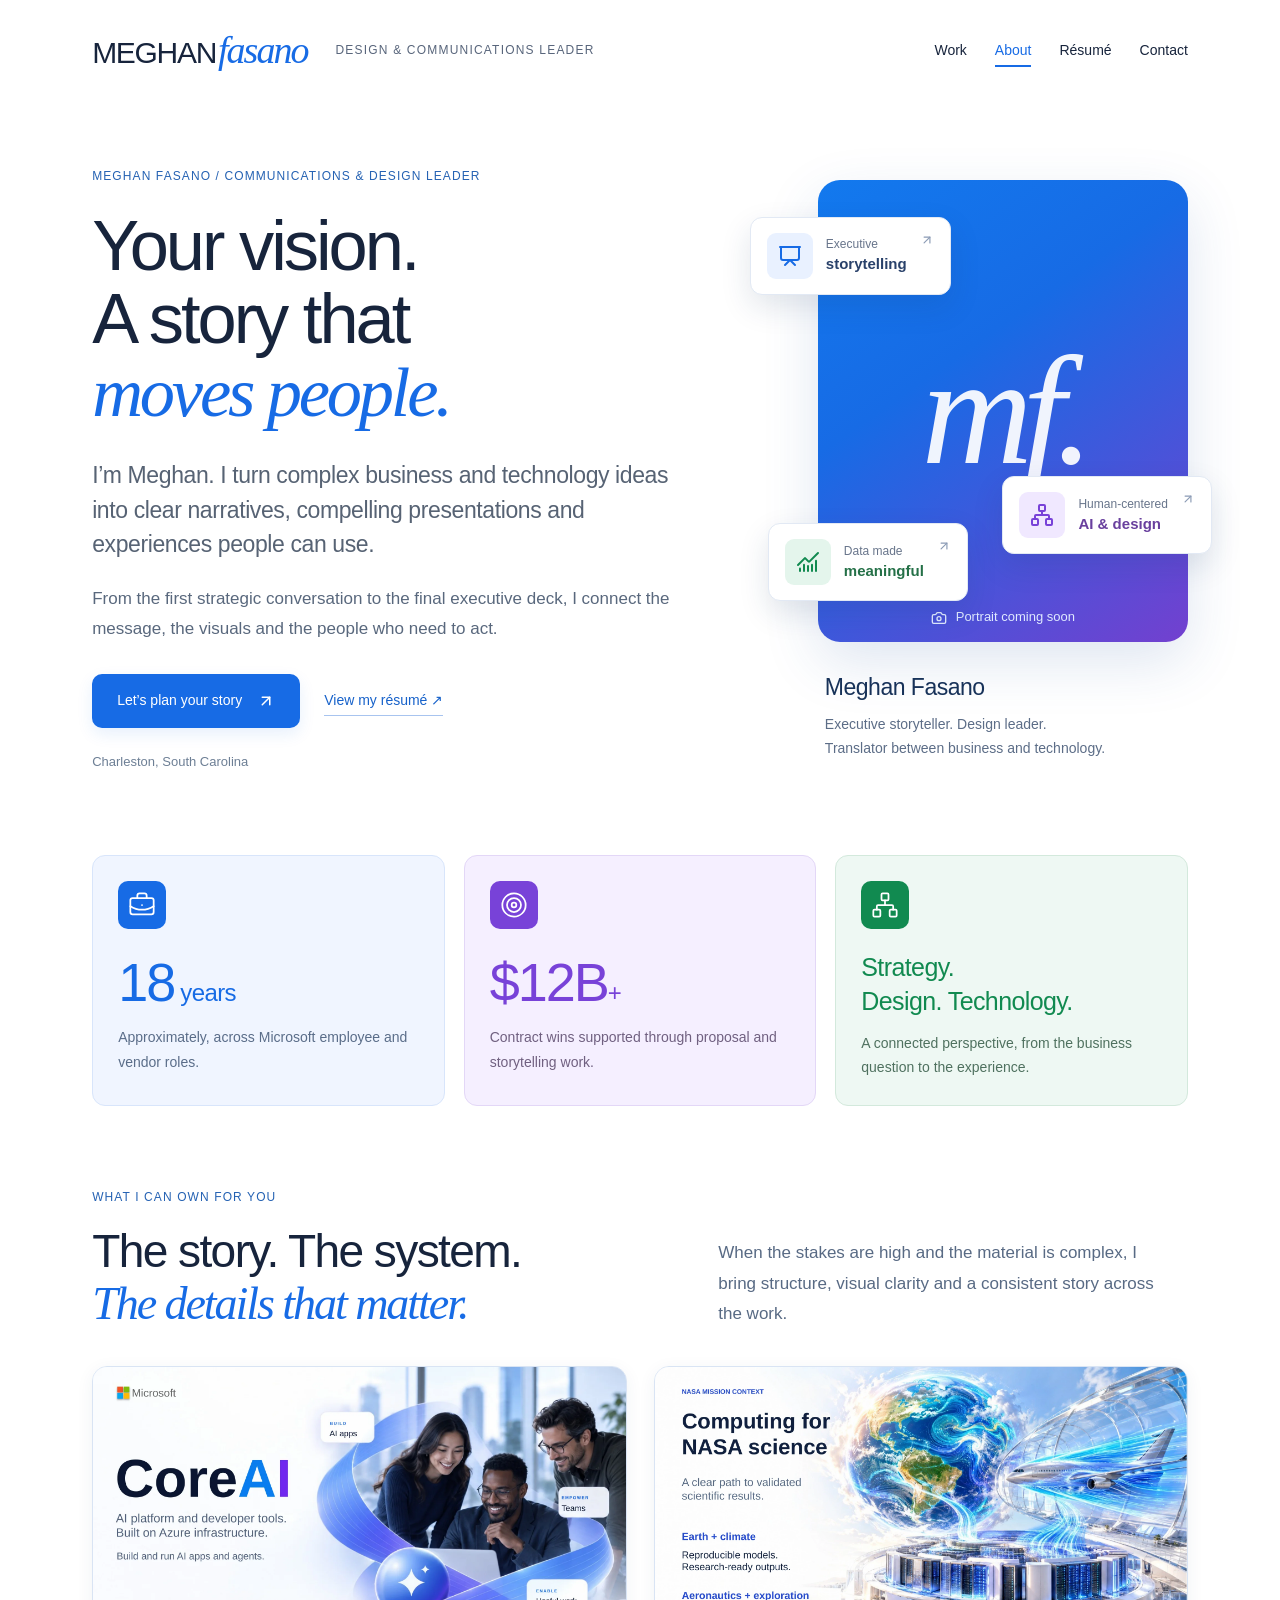
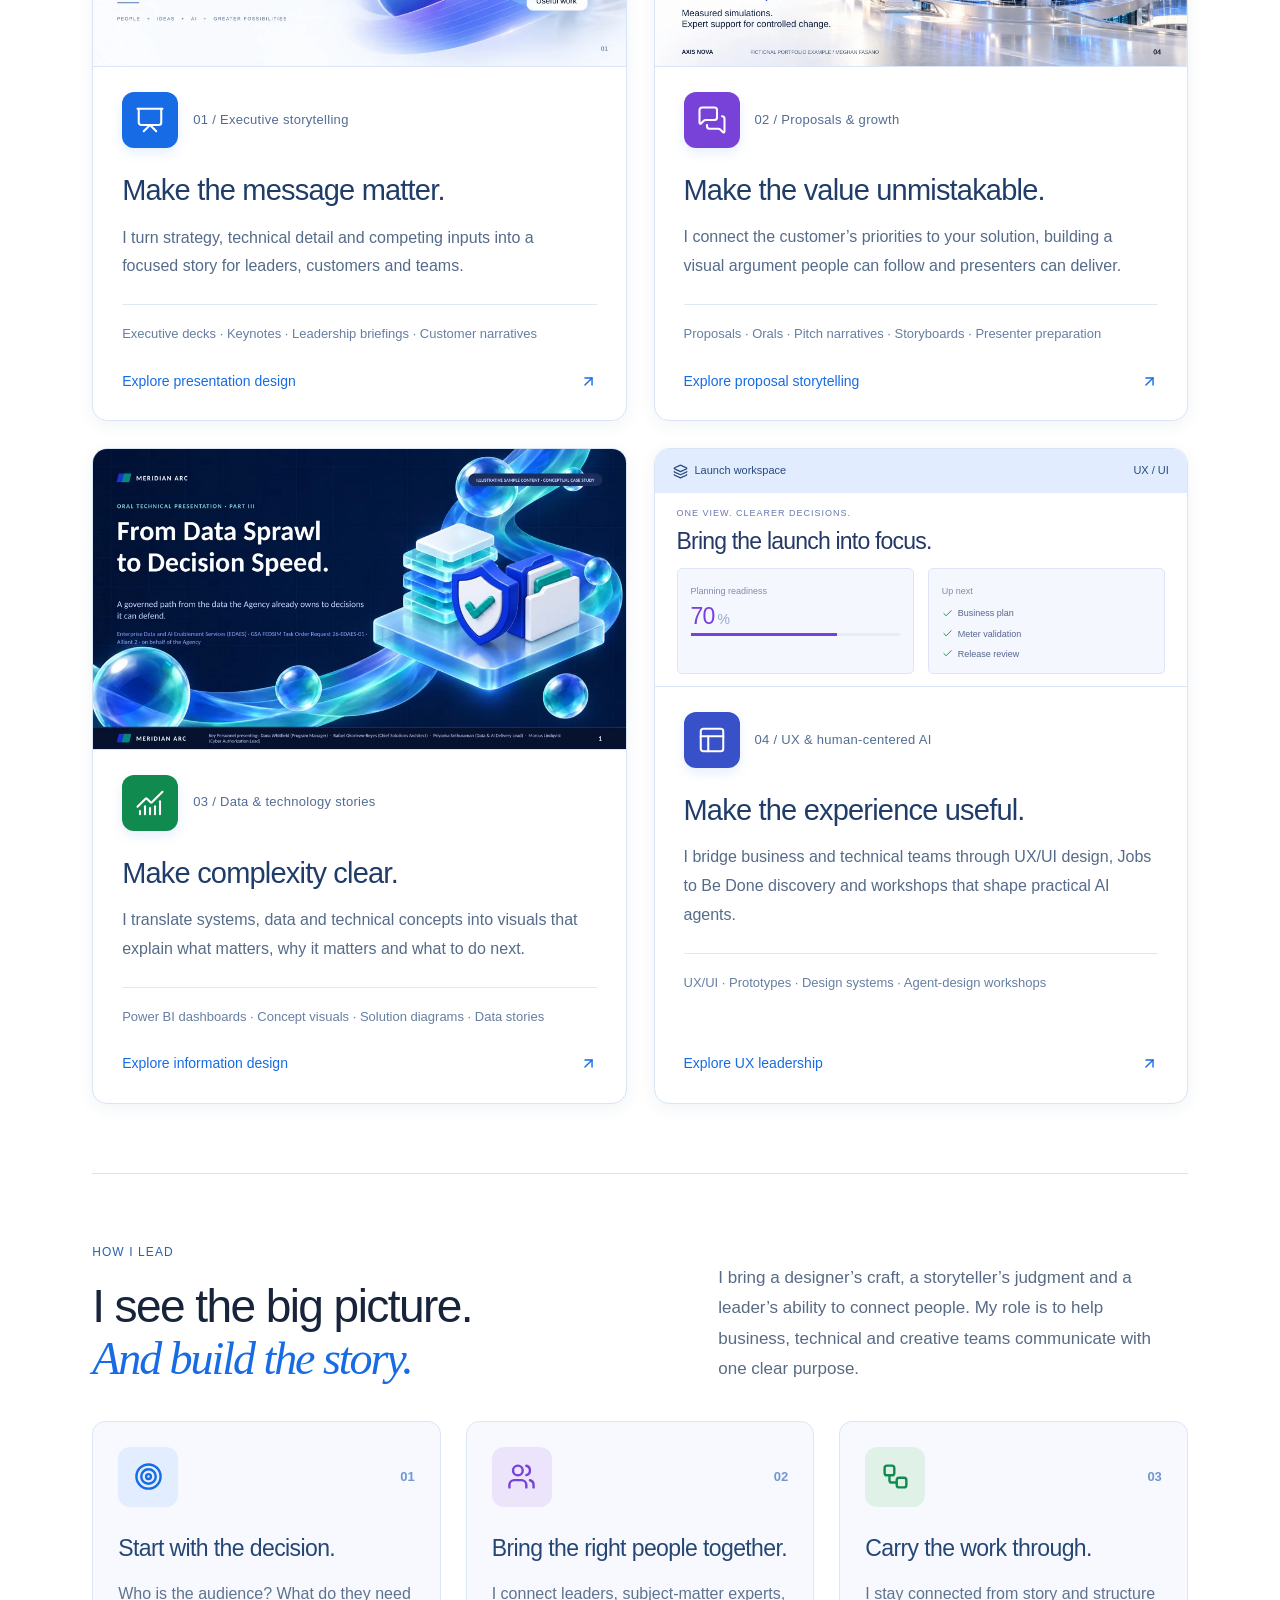
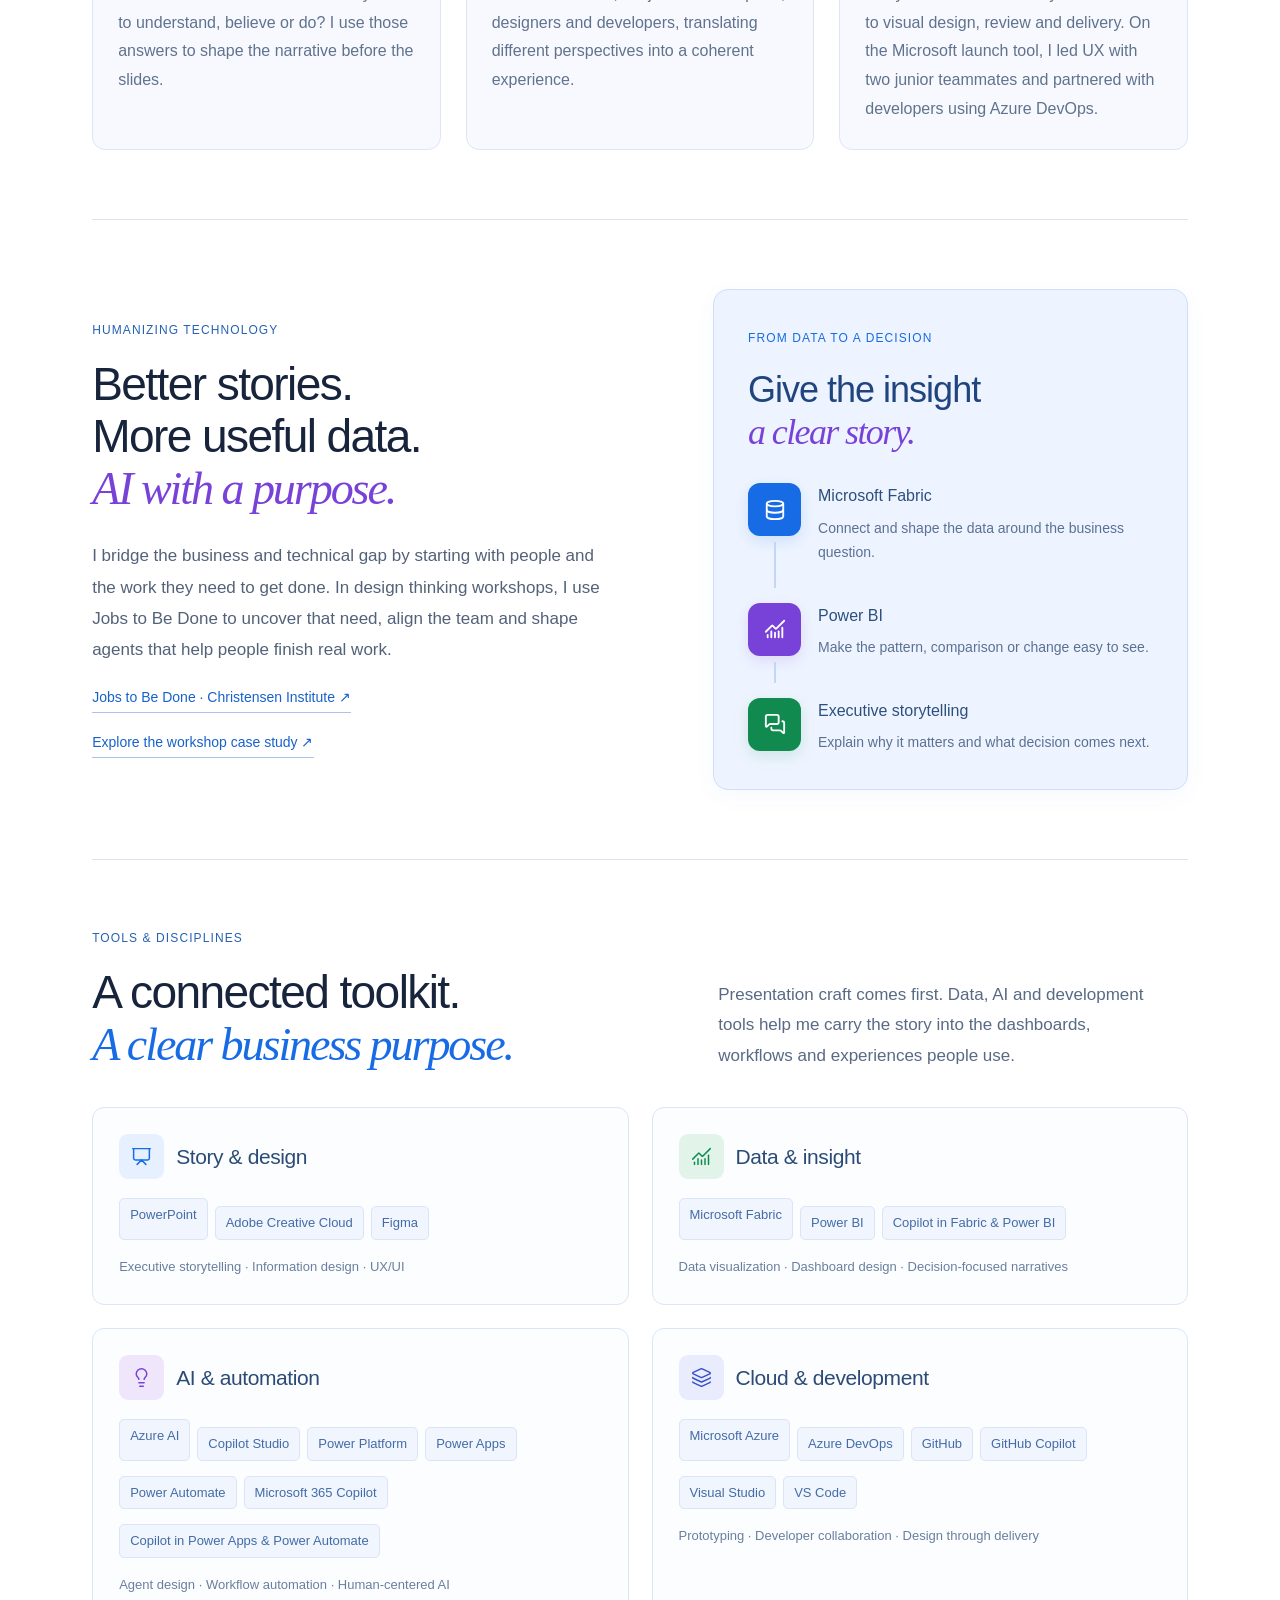
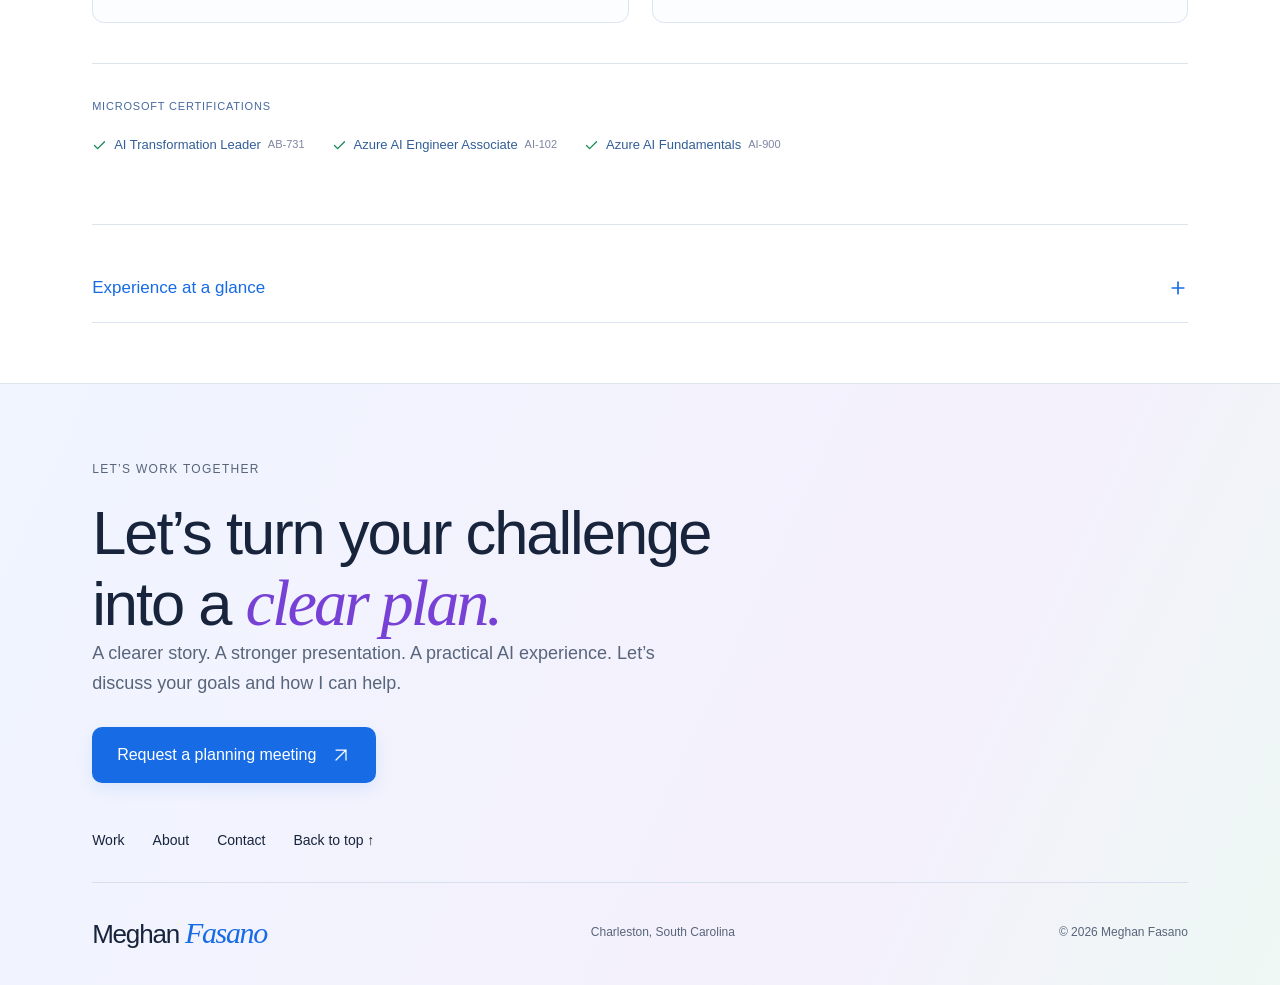
<file: about/index.html>
<!DOCTYPE html><html lang="en"><head><meta charSet="utf-8"/><meta name="viewport" content="width=device-width, initial-scale=1"/><link rel="stylesheet" href="/_next/static/chunks/41bfwg4bxyr71.css" data-precedence="next"/><link rel="stylesheet" href="/_next/static/chunks/2gd4gbjoqup3_.css" data-precedence="next"/><link rel="stylesheet" href="/_next/static/chunks/1s57aukebno__.css" data-precedence="next"/><link rel="preload" as="script" fetchPriority="low" href="/_next/static/chunks/2tajcupbair2y.js"/><script src="/_next/static/chunks/4193kwfkw7y8r.js" async=""></script><script src="/_next/static/chunks/2-b4zugezsx3i.js" async=""></script><script src="/_next/static/chunks/turbopack-00yo290gbbbm8.js" async=""></script><script src="/_next/static/chunks/0-4zpttn2a9wb.js" async=""></script><script src="/_next/static/chunks/0h37ku-vfu9i7.js" async=""></script><title>About Meghan Fasano | Executive Storytelling &amp; Visual Communications</title><meta name="description" content="Meghan Fasano connects strategy, design and technology through executive presentations, visual storytelling, data experiences and human-centered AI. Approximately 18 years across Microsoft employee and vendor roles."/><link rel="shortcut icon" href="/favicon.svg"/><link rel="icon" href="/favicon.svg"/><script src="/_next/static/chunks/0cz1d0mv5g_q7.js" noModule=""></script></head><body class="antialiased"><div hidden=""><!--$--><!--/$--></div><div class="folio" id="top"><a class="skip-link" href="#main">Skip to content</a><header class="folio-header folio-wrap"><a class="folio-name" href="/" aria-label="Meghan Fasano home"><span>MEGHAN</span><em>fasano</em></a><p class="header-discipline">DESIGN &amp; COMMUNICATIONS LEADER</p><nav aria-label="Main navigation"><a href="/">Work</a><a href="/about" aria-current="page">About</a><button class="" type="button" aria-haspopup="dialog" aria-expanded="false" data-state="closed" data-slot="dialog-trigger">Résumé</button><button class="" type="button" aria-haspopup="dialog" aria-expanded="false" data-state="closed" data-slot="dialog-trigger">Contact</button></nav></header><main id="main" class="folio-wrap about-executive"><section class="ae-hero" aria-labelledby="about-title"><div class="ae-hero-copy"><p class="folio-eyebrow">MEGHAN FASANO / COMMUNICATIONS &amp; DESIGN LEADER</p><h1 id="about-title">Your vision.<br/>A story that<br/><em>moves people.</em></h1><p class="ae-intro">I’m Meghan. I turn complex business and technology ideas into clear narratives, compelling presentations and experiences people can use.</p><p class="ae-hero-note">From the first strategic conversation to the final executive deck, I connect the message, the visuals and the people who need to act.</p><div class="ae-hero-actions"><button class="portfolio-button" type="button" aria-haspopup="dialog" aria-expanded="false" data-state="closed" data-slot="dialog-trigger">Let’s plan your story <svg xmlns="http://www.w3.org/2000/svg" width="18" height="18" viewBox="0 0 24 24" fill="none" stroke="currentColor" stroke-width="2" stroke-linecap="round" stroke-linejoin="round" class="lucide lucide-arrow-up-right" aria-hidden="true"><path d="M7 7h10v10"></path><path d="M7 17 17 7"></path></svg></button><button class="ae-text-link" type="button" aria-haspopup="dialog" aria-expanded="false" data-state="closed" data-slot="dialog-trigger">View my résumé ↗</button></div><span class="ae-location">Charleston, South Carolina</span></div><figure class="ae-portrait"><a class="ae-hero-skill ae-skill-story" href="#support-title"><svg xmlns="http://www.w3.org/2000/svg" width="24" height="24" viewBox="0 0 24 24" fill="none" stroke="currentColor" stroke-width="2" stroke-linecap="round" stroke-linejoin="round" class="lucide lucide-presentation" aria-hidden="true"><path d="M2 3h20"></path><path d="M21 3v11a2 2 0 0 1-2 2H5a2 2 0 0 1-2-2V3"></path><path d="m7 21 5-5 5 5"></path></svg><span>Executive<br/><strong>storytelling</strong></span><svg xmlns="http://www.w3.org/2000/svg" width="14" height="14" viewBox="0 0 24 24" fill="none" stroke="currentColor" stroke-width="2" stroke-linecap="round" stroke-linejoin="round" class="lucide lucide-arrow-up-right" aria-hidden="true"><path d="M7 7h10v10"></path><path d="M7 17 17 7"></path></svg></a><a class="ae-hero-skill ae-skill-data" href="#human-title"><svg xmlns="http://www.w3.org/2000/svg" width="24" height="24" viewBox="0 0 24 24" fill="none" stroke="currentColor" stroke-width="2" stroke-linecap="round" stroke-linejoin="round" class="lucide lucide-chart-no-axes-combined" aria-hidden="true"><path d="M12 16v5"></path><path d="M16 14.639V21"></path><path d="M20 10.656V21"></path><path d="m22 3-8.646 8.646a.5.5 0 0 1-.708 0L9.354 8.354a.5.5 0 0 0-.707 0L2 15"></path><path d="M4 18.463V21"></path><path d="M8 14.656V21"></path></svg><span>Data made<br/><strong>meaningful</strong></span><svg xmlns="http://www.w3.org/2000/svg" width="14" height="14" viewBox="0 0 24 24" fill="none" stroke="currentColor" stroke-width="2" stroke-linecap="round" stroke-linejoin="round" class="lucide lucide-arrow-up-right" aria-hidden="true"><path d="M7 7h10v10"></path><path d="M7 17 17 7"></path></svg></a><a class="ae-hero-skill ae-skill-ai" href="#tools-title"><svg xmlns="http://www.w3.org/2000/svg" width="24" height="24" viewBox="0 0 24 24" fill="none" stroke="currentColor" stroke-width="2" stroke-linecap="round" stroke-linejoin="round" class="lucide lucide-network" aria-hidden="true"><rect x="16" y="16" width="6" height="6" rx="1"></rect><rect x="2" y="16" width="6" height="6" rx="1"></rect><rect x="9" y="2" width="6" height="6" rx="1"></rect><path d="M5 16v-3a1 1 0 0 1 1-1h12a1 1 0 0 1 1 1v3"></path><path d="M12 12V8"></path></svg><span>Human-centered<br/><strong>AI &amp; design</strong></span><svg xmlns="http://www.w3.org/2000/svg" width="14" height="14" viewBox="0 0 24 24" fill="none" stroke="currentColor" stroke-width="2" stroke-linecap="round" stroke-linejoin="round" class="lucide lucide-arrow-up-right" aria-hidden="true"><path d="M7 7h10v10"></path><path d="M7 17 17 7"></path></svg></a><div class="ae-portrait-space" role="img" aria-label="Space reserved for Meghan Fasano’s portrait"><span class="ae-monogram" aria-hidden="true">mf.</span><span class="ae-photo-label"><svg xmlns="http://www.w3.org/2000/svg" width="16" height="16" viewBox="0 0 24 24" fill="none" stroke="currentColor" stroke-width="2" stroke-linecap="round" stroke-linejoin="round" class="lucide lucide-camera" aria-hidden="true"><path d="M13.997 4a2 2 0 0 1 1.76 1.05l.486.9A2 2 0 0 0 18.003 7H20a2 2 0 0 1 2 2v9a2 2 0 0 1-2 2H4a2 2 0 0 1-2-2V9a2 2 0 0 1 2-2h1.997a2 2 0 0 0 1.759-1.048l.489-.904A2 2 0 0 1 10.004 4z"></path><circle cx="12" cy="13" r="3"></circle></svg>Portrait coming soon</span></div><figcaption><strong>Meghan Fasano</strong><span>Executive storyteller. Design leader.<br/>Translator between business and technology.</span></figcaption></figure></section><section class="ae-proof-strip" aria-label="Experience at a glance"><div><span class="ae-proof-icon"><svg xmlns="http://www.w3.org/2000/svg" width="28" height="28" viewBox="0 0 24 24" fill="none" stroke="currentColor" stroke-width="2" stroke-linecap="round" stroke-linejoin="round" class="lucide lucide-briefcase-business" aria-hidden="true"><path d="M12 12h.01"></path><path d="M16 6V4a2 2 0 0 0-2-2h-4a2 2 0 0 0-2 2v2"></path><path d="M22 13a18.15 18.15 0 0 1-20 0"></path><rect width="20" height="14" x="2" y="6" rx="2"></rect></svg></span><strong>18<span> years</span></strong><p>Approximately, across Microsoft employee and vendor roles.</p></div><div><span class="ae-proof-icon"><svg xmlns="http://www.w3.org/2000/svg" width="28" height="28" viewBox="0 0 24 24" fill="none" stroke="currentColor" stroke-width="2" stroke-linecap="round" stroke-linejoin="round" class="lucide lucide-target" aria-hidden="true"><circle cx="12" cy="12" r="10"></circle><circle cx="12" cy="12" r="6"></circle><circle cx="12" cy="12" r="2"></circle></svg></span><strong>$12B<span>+</span></strong><p>Contract wins supported through proposal and storytelling work.</p></div><div class="ae-proof-words"><span class="ae-proof-icon"><svg xmlns="http://www.w3.org/2000/svg" width="28" height="28" viewBox="0 0 24 24" fill="none" stroke="currentColor" stroke-width="2" stroke-linecap="round" stroke-linejoin="round" class="lucide lucide-network" aria-hidden="true"><rect x="16" y="16" width="6" height="6" rx="1"></rect><rect x="2" y="16" width="6" height="6" rx="1"></rect><rect x="9" y="2" width="6" height="6" rx="1"></rect><path d="M5 16v-3a1 1 0 0 1 1-1h12a1 1 0 0 1 1 1v3"></path><path d="M12 12V8"></path></svg></span><strong>Strategy.<br/> Design. Technology.</strong><p>A connected perspective, from the business question to the experience.</p></div></section><section class="ae-section" aria-labelledby="support-title"><div class="ae-section-heading"><div><p class="folio-eyebrow">WHAT I CAN OWN FOR YOU</p><h2 id="support-title">The story. The system.<br/><em>The details that matter.</em></h2></div><p>When the stakes are high and the material is complex, I bring structure, visual clarity and a consistent story across the work.</p></div><div class="ae-capabilities"><article><div class="ae-cap-visual"><a href="/work/core-ai" aria-label="Explore presentation design"><img src="/decks/core-ai/001.webp" alt="CoreAI executive presentation cover" loading="lazy"/></a></div><div class="ae-cap-content"><div class="ae-cap-top"><span class="ae-cap-icon"><svg xmlns="http://www.w3.org/2000/svg" width="30" height="30" viewBox="0 0 24 24" fill="none" stroke="currentColor" stroke-width="1.65" stroke-linecap="round" stroke-linejoin="round" class="lucide lucide-presentation" aria-hidden="true"><path d="M2 3h20"></path><path d="M21 3v11a2 2 0 0 1-2 2H5a2 2 0 0 1-2-2V3"></path><path d="m7 21 5-5 5 5"></path></svg></span><span>01<!-- --> / <!-- -->Executive storytelling</span></div><h3>Make the message matter.</h3><p>I turn strategy, technical detail and competing inputs into a focused story for leaders, customers and teams.</p><div class="ae-deliverables">Executive decks · Keynotes · Leadership briefings · Customer narratives</div><a href="/work/core-ai">Explore presentation design<svg xmlns="http://www.w3.org/2000/svg" width="17" height="17" viewBox="0 0 24 24" fill="none" stroke="currentColor" stroke-width="2" stroke-linecap="round" stroke-linejoin="round" class="lucide lucide-arrow-up-right" aria-hidden="true"><path d="M7 7h10v10"></path><path d="M7 17 17 7"></path></svg></a></div></article><article><div class="ae-cap-visual"><a href="/work/axis-nova" aria-label="Explore proposal storytelling"><img src="/decks/axis-nova/004-v2.webp" alt="Axis Nova proposal concept visual" loading="lazy"/></a></div><div class="ae-cap-content"><div class="ae-cap-top"><span class="ae-cap-icon"><svg xmlns="http://www.w3.org/2000/svg" width="30" height="30" viewBox="0 0 24 24" fill="none" stroke="currentColor" stroke-width="1.65" stroke-linecap="round" stroke-linejoin="round" class="lucide lucide-messages-square" aria-hidden="true"><path d="M16 10a2 2 0 0 1-2 2H6.828a2 2 0 0 0-1.414.586l-2.202 2.202A.71.71 0 0 1 2 14.286V4a2 2 0 0 1 2-2h10a2 2 0 0 1 2 2z"></path><path d="M20 9a2 2 0 0 1 2 2v10.286a.71.71 0 0 1-1.212.502l-2.202-2.202A2 2 0 0 0 17.172 19H10a2 2 0 0 1-2-2v-1"></path></svg></span><span>02<!-- --> / <!-- -->Proposals &amp; growth</span></div><h3>Make the value unmistakable.</h3><p>I connect the customer’s priorities to your solution, building a visual argument people can follow and presenters can deliver.</p><div class="ae-deliverables">Proposals · Orals · Pitch narratives · Storyboards · Presenter preparation</div><a href="/work/axis-nova">Explore proposal storytelling<svg xmlns="http://www.w3.org/2000/svg" width="17" height="17" viewBox="0 0 24 24" fill="none" stroke="currentColor" stroke-width="2" stroke-linecap="round" stroke-linejoin="round" class="lucide lucide-arrow-up-right" aria-hidden="true"><path d="M7 7h10v10"></path><path d="M7 17 17 7"></path></svg></a></div></article><article><div class="ae-cap-visual"><a href="/work/meridian-arc" aria-label="Explore information design"><img src="/decks/meridian-arc/cover.webp" alt="Meridian Arc data storytelling presentation cover" loading="lazy"/></a></div><div class="ae-cap-content"><div class="ae-cap-top"><span class="ae-cap-icon"><svg xmlns="http://www.w3.org/2000/svg" width="30" height="30" viewBox="0 0 24 24" fill="none" stroke="currentColor" stroke-width="1.65" stroke-linecap="round" stroke-linejoin="round" class="lucide lucide-chart-no-axes-combined" aria-hidden="true"><path d="M12 16v5"></path><path d="M16 14.639V21"></path><path d="M20 10.656V21"></path><path d="m22 3-8.646 8.646a.5.5 0 0 1-.708 0L9.354 8.354a.5.5 0 0 0-.707 0L2 15"></path><path d="M4 18.463V21"></path><path d="M8 14.656V21"></path></svg></span><span>03<!-- --> / <!-- -->Data &amp; technology stories</span></div><h3>Make complexity clear.</h3><p>I translate systems, data and technical concepts into visuals that explain what matters, why it matters and what to do next.</p><div class="ae-deliverables">Power BI dashboards · Concept visuals · Solution diagrams · Data stories</div><a href="/work/meridian-arc">Explore information design<svg xmlns="http://www.w3.org/2000/svg" width="17" height="17" viewBox="0 0 24 24" fill="none" stroke="currentColor" stroke-width="2" stroke-linecap="round" stroke-linejoin="round" class="lucide lucide-arrow-up-right" aria-hidden="true"><path d="M7 7h10v10"></path><path d="M7 17 17 7"></path></svg></a></div></article><article><div class="ae-cap-visual"><a class="launch-cover work-art" href="/work/microsoft-launch-tool" aria-label="Open Microsoft product launch tool UX/UI case study"><div class="launch-cover-window" aria-hidden="true"><div class="launch-cover-top"><span><svg xmlns="http://www.w3.org/2000/svg" width="15" height="15" viewBox="0 0 24 24" fill="none" stroke="currentColor" stroke-width="2" stroke-linecap="round" stroke-linejoin="round" class="lucide lucide-layers" aria-hidden="true"><path d="M12.83 2.18a2 2 0 0 0-1.66 0L2.6 6.08a1 1 0 0 0 0 1.83l8.58 3.91a2 2 0 0 0 1.66 0l8.58-3.9a1 1 0 0 0 0-1.83z"></path><path d="M2 12a1 1 0 0 0 .58.91l8.6 3.91a2 2 0 0 0 1.65 0l8.58-3.9A1 1 0 0 0 22 12"></path><path d="M2 17a1 1 0 0 0 .58.91l8.6 3.91a2 2 0 0 0 1.65 0l8.58-3.9A1 1 0 0 0 22 17"></path></svg>Launch workspace</span><span>UX / UI</span></div><div class="launch-cover-body"><p>ONE VIEW. CLEARER DECISIONS.</p><h3>Bring the launch<br/> into focus.</h3><div class="launch-cover-row"><div><small>Planning readiness</small><strong>70<span>%</span></strong><div class="launch-cover-progress"><span></span></div></div><div><small>Up next</small><p><svg xmlns="http://www.w3.org/2000/svg" width="14" height="14" viewBox="0 0 24 24" fill="none" stroke="currentColor" stroke-width="2" stroke-linecap="round" stroke-linejoin="round" class="lucide lucide-check" aria-hidden="true"><path d="M20 6 9 17l-5-5"></path></svg>Business plan</p><p><svg xmlns="http://www.w3.org/2000/svg" width="14" height="14" viewBox="0 0 24 24" fill="none" stroke="currentColor" stroke-width="2" stroke-linecap="round" stroke-linejoin="round" class="lucide lucide-check" aria-hidden="true"><path d="M20 6 9 17l-5-5"></path></svg>Meter validation</p><p><svg xmlns="http://www.w3.org/2000/svg" width="14" height="14" viewBox="0 0 24 24" fill="none" stroke="currentColor" stroke-width="2" stroke-linecap="round" stroke-linejoin="round" class="lucide lucide-check" aria-hidden="true"><path d="M20 6 9 17l-5-5"></path></svg>Release review</p></div></div></div><div class="launch-cover-bottom">Interactive design reconstruction <svg xmlns="http://www.w3.org/2000/svg" width="18" height="18" viewBox="0 0 24 24" fill="none" stroke="currentColor" stroke-width="2" stroke-linecap="round" stroke-linejoin="round" class="lucide lucide-arrow-up-right" aria-hidden="true"><path d="M7 7h10v10"></path><path d="M7 17 17 7"></path></svg></div></div><span class="preview-badge">Explore the before &amp; after ↗</span></a></div><div class="ae-cap-content"><div class="ae-cap-top"><span class="ae-cap-icon"><svg xmlns="http://www.w3.org/2000/svg" width="30" height="30" viewBox="0 0 24 24" fill="none" stroke="currentColor" stroke-width="1.65" stroke-linecap="round" stroke-linejoin="round" class="lucide lucide-panels-top-left" aria-hidden="true"><rect width="18" height="18" x="3" y="3" rx="2"></rect><path d="M3 9h18"></path><path d="M9 21V9"></path></svg></span><span>04<!-- --> / <!-- -->UX &amp; human-centered AI</span></div><h3>Make the experience useful.</h3><p>I bridge business and technical teams through UX/UI design, Jobs to Be Done discovery and workshops that shape practical AI agents.</p><div class="ae-deliverables">UX/UI · Prototypes · Design systems · Agent-design workshops</div><a href="/work/microsoft-launch-tool">Explore UX leadership<svg xmlns="http://www.w3.org/2000/svg" width="17" height="17" viewBox="0 0 24 24" fill="none" stroke="currentColor" stroke-width="2" stroke-linecap="round" stroke-linejoin="round" class="lucide lucide-arrow-up-right" aria-hidden="true"><path d="M7 7h10v10"></path><path d="M7 17 17 7"></path></svg></a></div></article></div></section><section class="ae-section ae-leadership" aria-labelledby="leadership-title"><div class="ae-section-heading"><div><p class="folio-eyebrow">HOW I LEAD</p><h2 id="leadership-title">I see the big picture.<br/><em>And build the story.</em></h2></div><p>I bring a designer’s craft, a storyteller’s judgment and a leader’s ability to connect people. My role is to help business, technical and creative teams communicate with one clear purpose.</p></div><div class="ae-leadership-grid"><article><div class="ae-lead-step"><span class="ae-lead-icon"><svg xmlns="http://www.w3.org/2000/svg" width="29" height="29" viewBox="0 0 24 24" fill="none" stroke="currentColor" stroke-width="2" stroke-linecap="round" stroke-linejoin="round" class="lucide lucide-target" aria-hidden="true"><circle cx="12" cy="12" r="10"></circle><circle cx="12" cy="12" r="6"></circle><circle cx="12" cy="12" r="2"></circle></svg></span><span>0<!-- -->1</span></div><h3>Start with the decision.</h3><p>Who is the audience? What do they need to understand, believe or do? I use those answers to shape the narrative before the slides.</p></article><article><div class="ae-lead-step"><span class="ae-lead-icon"><svg xmlns="http://www.w3.org/2000/svg" width="29" height="29" viewBox="0 0 24 24" fill="none" stroke="currentColor" stroke-width="2" stroke-linecap="round" stroke-linejoin="round" class="lucide lucide-users" aria-hidden="true"><path d="M16 21v-2a4 4 0 0 0-4-4H6a4 4 0 0 0-4 4v2"></path><path d="M16 3.128a4 4 0 0 1 0 7.744"></path><path d="M22 21v-2a4 4 0 0 0-3-3.87"></path><circle cx="9" cy="7" r="4"></circle></svg></span><span>0<!-- -->2</span></div><h3>Bring the right people together.</h3><p>I connect leaders, subject-matter experts, designers and developers, translating different perspectives into a coherent experience.</p></article><article><div class="ae-lead-step"><span class="ae-lead-icon"><svg xmlns="http://www.w3.org/2000/svg" width="29" height="29" viewBox="0 0 24 24" fill="none" stroke="currentColor" stroke-width="2" stroke-linecap="round" stroke-linejoin="round" class="lucide lucide-workflow" aria-hidden="true"><rect width="8" height="8" x="3" y="3" rx="2"></rect><path d="M7 11v4a2 2 0 0 0 2 2h4"></path><rect width="8" height="8" x="13" y="13" rx="2"></rect></svg></span><span>0<!-- -->3</span></div><h3>Carry the work through.</h3><p>I stay connected from story and structure to visual design, review and delivery. On the Microsoft launch tool, I led UX with two junior teammates and partnered with developers using Azure DevOps.</p></article></div></section><section class="ae-section ae-human" aria-labelledby="human-title"><div class="ae-human-copy"><p class="folio-eyebrow">HUMANIZING TECHNOLOGY</p><h2 id="human-title">Better stories.<br/>More useful data.<br/><em>AI with a purpose.</em></h2><p>I bridge the business and technical gap by starting with people and the work they need to get done. In design thinking workshops, I use Jobs to Be Done to uncover that need, align the team and shape agents that help people finish real work.</p><a class="ae-text-link" href="https://www.christenseninstitute.org/theory/jobs-to-be-done/" target="_blank" rel="noopener noreferrer">Jobs to Be Done · Christensen Institute ↗</a><a class="ae-text-link" href="/work/agent-workshop">Explore the workshop case study ↗</a></div><div class="ae-data-story"><span class="folio-eyebrow">FROM DATA TO A DECISION</span><h3>Give the insight<br/><em>a clear story.</em></h3><ol><li><span class="ae-flow-icon"><svg xmlns="http://www.w3.org/2000/svg" width="22" height="22" viewBox="0 0 24 24" fill="none" stroke="currentColor" stroke-width="2" stroke-linecap="round" stroke-linejoin="round" class="lucide lucide-database" aria-hidden="true"><ellipse cx="12" cy="5" rx="9" ry="3"></ellipse><path d="M3 5V19A9 3 0 0 0 21 19V5"></path><path d="M3 12A9 3 0 0 0 21 12"></path></svg></span><div><strong>Microsoft Fabric</strong><p>Connect and shape the data around the business question.</p></div></li><li><span class="ae-flow-icon"><svg xmlns="http://www.w3.org/2000/svg" width="22" height="22" viewBox="0 0 24 24" fill="none" stroke="currentColor" stroke-width="2" stroke-linecap="round" stroke-linejoin="round" class="lucide lucide-chart-no-axes-combined" aria-hidden="true"><path d="M12 16v5"></path><path d="M16 14.639V21"></path><path d="M20 10.656V21"></path><path d="m22 3-8.646 8.646a.5.5 0 0 1-.708 0L9.354 8.354a.5.5 0 0 0-.707 0L2 15"></path><path d="M4 18.463V21"></path><path d="M8 14.656V21"></path></svg></span><div><strong>Power BI</strong><p>Make the pattern, comparison or change easy to see.</p></div></li><li><span class="ae-flow-icon"><svg xmlns="http://www.w3.org/2000/svg" width="22" height="22" viewBox="0 0 24 24" fill="none" stroke="currentColor" stroke-width="2" stroke-linecap="round" stroke-linejoin="round" class="lucide lucide-messages-square" aria-hidden="true"><path d="M16 10a2 2 0 0 1-2 2H6.828a2 2 0 0 0-1.414.586l-2.202 2.202A.71.71 0 0 1 2 14.286V4a2 2 0 0 1 2-2h10a2 2 0 0 1 2 2z"></path><path d="M20 9a2 2 0 0 1 2 2v10.286a.71.71 0 0 1-1.212.502l-2.202-2.202A2 2 0 0 0 17.172 19H10a2 2 0 0 1-2-2v-1"></path></svg></span><div><strong>Executive storytelling</strong><p>Explain why it matters and what decision comes next.</p></div></li></ol></div></section><section class="ae-section ae-tool-section" aria-labelledby="tools-title"><div class="ae-section-heading"><div><p class="folio-eyebrow">TOOLS &amp; DISCIPLINES</p><h2 id="tools-title">A connected toolkit.<br/><em>A clear business purpose.</em></h2></div><p>Presentation craft comes first. Data, AI and development tools help me carry the story into the dashboards, workflows and experiences people use.</p></div><div class="ae-tools"><article><div><svg xmlns="http://www.w3.org/2000/svg" width="21" height="21" viewBox="0 0 24 24" fill="none" stroke="currentColor" stroke-width="2" stroke-linecap="round" stroke-linejoin="round" class="lucide lucide-presentation" aria-hidden="true"><path d="M2 3h20"></path><path d="M21 3v11a2 2 0 0 1-2 2H5a2 2 0 0 1-2-2V3"></path><path d="m7 21 5-5 5 5"></path></svg><h3>Story &amp; design</h3></div><ul><li>PowerPoint</li><li>Adobe Creative Cloud</li><li>Figma</li></ul><p>Executive storytelling · Information design · UX/UI</p></article><article><div><svg xmlns="http://www.w3.org/2000/svg" width="21" height="21" viewBox="0 0 24 24" fill="none" stroke="currentColor" stroke-width="2" stroke-linecap="round" stroke-linejoin="round" class="lucide lucide-chart-no-axes-combined" aria-hidden="true"><path d="M12 16v5"></path><path d="M16 14.639V21"></path><path d="M20 10.656V21"></path><path d="m22 3-8.646 8.646a.5.5 0 0 1-.708 0L9.354 8.354a.5.5 0 0 0-.707 0L2 15"></path><path d="M4 18.463V21"></path><path d="M8 14.656V21"></path></svg><h3>Data &amp; insight</h3></div><ul><li>Microsoft Fabric</li><li>Power BI</li><li>Copilot in Fabric &amp; Power BI</li></ul><p>Data visualization · Dashboard design · Decision-focused narratives</p></article><article><div><svg xmlns="http://www.w3.org/2000/svg" width="21" height="21" viewBox="0 0 24 24" fill="none" stroke="currentColor" stroke-width="2" stroke-linecap="round" stroke-linejoin="round" class="lucide lucide-lightbulb" aria-hidden="true"><path d="M15 14c.2-1 .7-1.7 1.5-2.5 1-.9 1.5-2.2 1.5-3.5A6 6 0 0 0 6 8c0 1 .2 2.2 1.5 3.5.7.7 1.3 1.5 1.5 2.5"></path><path d="M9 18h6"></path><path d="M10 22h4"></path></svg><h3>AI &amp; automation</h3></div><ul><li>Azure AI</li><li>Copilot Studio</li><li>Power Platform</li><li>Power Apps</li><li>Power Automate</li><li>Microsoft 365 Copilot</li><li>Copilot in Power Apps &amp; Power Automate</li></ul><p>Agent design · Workflow automation · Human-centered AI</p></article><article><div><svg xmlns="http://www.w3.org/2000/svg" width="21" height="21" viewBox="0 0 24 24" fill="none" stroke="currentColor" stroke-width="2" stroke-linecap="round" stroke-linejoin="round" class="lucide lucide-layers" aria-hidden="true"><path d="M12.83 2.18a2 2 0 0 0-1.66 0L2.6 6.08a1 1 0 0 0 0 1.83l8.58 3.91a2 2 0 0 0 1.66 0l8.58-3.9a1 1 0 0 0 0-1.83z"></path><path d="M2 12a1 1 0 0 0 .58.91l8.6 3.91a2 2 0 0 0 1.65 0l8.58-3.9A1 1 0 0 0 22 12"></path><path d="M2 17a1 1 0 0 0 .58.91l8.6 3.91a2 2 0 0 0 1.65 0l8.58-3.9A1 1 0 0 0 22 17"></path></svg><h3>Cloud &amp; development</h3></div><ul><li>Microsoft Azure</li><li>Azure DevOps</li><li>GitHub</li><li>GitHub Copilot</li><li>Visual Studio</li><li>VS Code</li></ul><p>Prototyping · Developer collaboration · Design through delivery</p></article></div><div class="ae-certifications"><span>MICROSOFT CERTIFICATIONS</span><div><span><svg xmlns="http://www.w3.org/2000/svg" width="15" height="15" viewBox="0 0 24 24" fill="none" stroke="currentColor" stroke-width="2" stroke-linecap="round" stroke-linejoin="round" class="lucide lucide-check" aria-hidden="true"><path d="M20 6 9 17l-5-5"></path></svg>AI Transformation Leader <small>AB-731</small></span><span><svg xmlns="http://www.w3.org/2000/svg" width="15" height="15" viewBox="0 0 24 24" fill="none" stroke="currentColor" stroke-width="2" stroke-linecap="round" stroke-linejoin="round" class="lucide lucide-check" aria-hidden="true"><path d="M20 6 9 17l-5-5"></path></svg>Azure AI Engineer Associate <small>AI-102</small></span><span><svg xmlns="http://www.w3.org/2000/svg" width="15" height="15" viewBox="0 0 24 24" fill="none" stroke="currentColor" stroke-width="2" stroke-linecap="round" stroke-linejoin="round" class="lucide lucide-check" aria-hidden="true"><path d="M20 6 9 17l-5-5"></path></svg>Azure AI Fundamentals <small>AI-900</small></span></div></div></section><section class="ae-career"><details><summary><span>Experience at a glance</span><svg xmlns="http://www.w3.org/2000/svg" width="20" height="20" viewBox="0 0 24 24" fill="none" stroke="currentColor" stroke-width="2" stroke-linecap="round" stroke-linejoin="round" class="lucide lucide-plus" aria-hidden="true"><path d="M5 12h14"></path><path d="M12 5v14"></path></svg></summary><div><article><span>2025–Present</span><div><h3>The Peerless Group</h3><strong>Tech Innovator / AI Futurist</strong><p>Executive presentations, AI proposal assets and customer discovery workshops.</p></div></article><article><span>2023–2025</span><div><h3>Microsoft</h3><strong>Lead UX Designer</strong><p>UX/UI, interactive prototypes and a reusable design system for an internal launch tool.</p></div></article><article><span>2019–2023</span><div><h3>Microsoft</h3><strong>Senior Marketing Communications Manager</strong><p>Executive decks, customer narratives and technical demos for Worldwide Retail &amp; Consumer Goods.</p></div></article><article><span>2007–2019</span><div><h3>P3Solutions · Microsoft assignment</h3><strong>Sales Communications &amp; Proposal Strategist</strong><p>Proposal and oral-presentation design, executive narratives and storyboards supporting $12B+ in contract wins.</p></div></article></div></details></section></main><footer class="folio-footer"><div class="folio-wrap"><div class="footer-lead planning-cta"><div><p class="folio-eyebrow">LET’S WORK TOGETHER</p><h2>Let’s turn your challenge<br/>into a <em>clear plan.</em></h2><p class="planning-copy">A clearer story. A stronger presentation. A practical AI experience. Let’s discuss your goals and how I can help.</p><div class="planning-actions"><button class="portfolio-button" type="button" aria-haspopup="dialog" aria-expanded="false" data-state="closed" data-slot="dialog-trigger">Request a planning meeting <svg width="20" height="20" viewBox="0 0 24 24" fill="none" aria-hidden="true"><path d="M6 18 18 6M6 6h12v12" stroke="currentColor" stroke-width="1.5" stroke-linecap="round" stroke-linejoin="round"></path></svg></button></div></div></div><div class="footer-links"><nav aria-label="Footer navigation"><a href="/">Work</a><a href="/about">About</a><button class="" type="button" aria-haspopup="dialog" aria-expanded="false" data-state="closed" data-slot="dialog-trigger">Contact</button><a href="#top">Back to top ↑</a></nav></div><div class="footer-meta"><a class="footer-signature" href="/">Meghan <em>Fasano</em></a><span>Charleston, South Carolina</span><span>© <!-- -->2026<!-- --> Meghan Fasano</span></div></div></footer></div><!--$--><!--/$--><script src="/_next/static/chunks/2tajcupbair2y.js" id="_R_" async=""></script><script>(self.__next_f=self.__next_f||[]).push([0])</script><script>self.__next_f.push([1,"1:\"$Sreact.fragment\"\n2:I[96726,[\"/_next/static/chunks/0-4zpttn2a9wb.js\"],\"default\"]\n3:I[15914,[\"/_next/static/chunks/0-4zpttn2a9wb.js\"],\"default\"]\n4:I[33674,[\"/_next/static/chunks/0-4zpttn2a9wb.js\",\"/_next/static/chunks/0h37ku-vfu9i7.js\"],\"ResumeButton\"]\n5:I[33674,[\"/_next/static/chunks/0-4zpttn2a9wb.js\",\"/_next/static/chunks/0h37ku-vfu9i7.js\"],\"ContactButton\"]\n6:I[53382,[\"/_next/static/chunks/0-4zpttn2a9wb.js\",\"/_next/static/chunks/0h37ku-vfu9i7.js\"],\"default\"]\n18:I[47276,[\"/_next/static/chunks/0-4zpttn2a9wb.js\"],\"default\",1]\n:HL[\"/_next/static/chunks/41bfwg4bxyr71.css\",\"style\"]\n:HL[\"/_next/static/chunks/2gd4gbjoqup3_.css\",\"style\"]\n:HL[\"/_next/static/chunks/1s57aukebno__.css\",\"style\"]\n16:X\n0:{\"P\":null,\"c\":[\"\",\"about\",\"\"],\"q\":\"\",\"i\":false,\"f\":[[[\"\",{\"children\":[\"about\",{\"children\":[\"__PAGE__\",{},\"$undefined\",\"$undefined\",4608]},\"$undefined\",\"$undefined\",4608]},\"$undefined\",\"$undefined\",4624],[[\"$\",\"$1\",\"c\",{\"children\":[[[\"$\",\"link\",\"0\",{\"rel\":\"stylesheet\",\"href\":\"/_next/static/chunks/41bfwg4bxyr71.css\",\"precedence\":\"next\",\"crossOrigin\":\"$undefined\",\"nonce\":\"$undefined\"}],[\"$\",\"link\",\"1\",{\"rel\":\"stylesheet\",\"href\":\"/_next/static/chunks/2gd4gbjoqup3_.css\",\"precedence\":\"next\",\"crossOrigin\":\"$undefined\",\"nonce\":\"$undefined\"}],[\"$\",\"link\",\"2\",{\"rel\":\"stylesheet\",\"href\":\"/_next/static/chunks/1s57aukebno__.css\",\"precedence\":\"next\",\"crossOrigin\":\"$undefined\",\"nonce\":\"$undefined\"}],[\"$\",\"script\",\"script-0\",{\"src\":\"/_next/static/chunks/0-4zpttn2a9wb.js\",\"async\":true,\"nonce\":\"$undefined\"}]],[\"$\",\"html\",null,{\"lang\":\"en\",\"children\":[\"$\",\"body\",null,{\"className\":\"antialiased\",\"children\":[\"$\",\"$L2\",null,{\"parallelRouterKey\":\"children\",\"error\":\"$undefined\",\"errorStyles\":\"$undefined\",\"errorScripts\":\"$undefined\",\"template\":[\"$\",\"$L3\",null,{}],\"templateStyles\":\"$undefined\",\"templateScripts\":\"$undefined\",\"notFound\":[[[\"$\",\"title\",null,{\"children\":\"404: This page could not be found.\"}],[\"$\",\"div\",null,{\"style\":{\"fontFamily\":\"system-ui,\\\"Segoe UI\\\",Roboto,Helvetica,Arial,sans-serif,\\\"Apple Color Emoji\\\",\\\"Segoe UI Emoji\\\"\",\"height\":\"100vh\",\"textAlign\":\"center\",\"display\":\"flex\",\"flexDirection\":\"column\",\"alignItems\":\"center\",\"justifyContent\":\"center\"},\"children\":[\"$\",\"div\",null,{\"children\":[[\"$\",\"style\",null,{\"dangerouslySetInnerHTML\":{\"__html\":\"body{color:#000;background:#fff;margin:0}.next-error-h1{border-right:1px solid rgba(0,0,0,.3)}@media (prefers-color-scheme:dark){body{color:#fff;background:#000}.next-error-h1{border-right:1px solid rgba(255,255,255,.3)}}\"}}],[\"$\",\"h1\",null,{\"className\":\"next-error-h1\",\"style\":{\"display\":\"inline-block\",\"margin\":\"0 20px 0 0\",\"padding\":\"0 23px 0 0\",\"fontSize\":24,\"fontWeight\":500,\"verticalAlign\":\"top\",\"lineHeight\":\"49px\"},\"children\":404}],[\"$\",\"div\",null,{\"style\":{\"display\":\"inline-block\"},\"children\":[\"$\",\"h2\",null,{\"style\":{\"fontSize\":14,\"fontWeight\":400,\"lineHeight\":\"49px\",\"margin\":0},\"children\":\"This page could not be found.\"}]}]]}]}]],[]],\"forbidden\":\"$undefined\",\"unauthorized\":\"$undefined\"}]}]}]]}],{\"children\":[[\"$\",\"$1\",\"c\",{\"children\":[null,[\"$\",\"$L2\",null,{\"parallelRouterKey\":\"children\",\"error\":\"$undefined\",\"errorStyles\":\"$undefined\",\"errorScripts\":\"$undefined\",\"template\":[\"$\",\"$L3\",null,{}],\"templateStyles\":\"$undefined\",\"templateScripts\":\"$undefined\",\"notFound\":\"$undefined\",\"forbidden\":\"$undefined\",\"unauthorized\":\"$undefined\"}]]}],{\"children\":[[\"$\",\"$1\",\"c\",{\"children\":[[\"$\",\"div\",null,{\"className\":\"folio\",\"id\":\"top\",\"children\":[[[\"$\",\"a\",null,{\"className\":\"skip-link\",\"href\":\"#main\",\"children\":\"Skip to content\"}],[\"$\",\"header\",null,{\"className\":\"folio-header folio-wrap\",\"children\":[[\"$\",\"a\",null,{\"className\":\"folio-name\",\"href\":\"/\",\"aria-label\":\"Meghan Fasano home\",\"children\":[[\"$\",\"span\",null,{\"children\":\"MEGHAN\"}],[\"$\",\"em\",null,{\"children\":\"fasano\"}]]}],[\"$\",\"p\",null,{\"className\":\"header-discipline\",\"children\":\"DESIGN \u0026 COMMUNICATIONS LEADER\"}],[\"$\",\"nav\",null,{\"aria-label\":\"Main navigation\",\"children\":[[\"$\",\"a\",null,{\"href\":\"/\",\"aria-current\":\"$undefined\",\"children\":\"Work\"}],[\"$\",\"a\",null,{\"href\":\"/about\",\"aria-current\":\"page\",\"children\":\"About\"}],[\"$\",\"$L4\",null,{}],[\"$\",\"$L5\",null,{}]]}]]}]],[\"$\",\"main\",null,{\"id\":\"main\",\"className\":\"folio-wrap about-executive\",\"children\":[[\"$\",\"section\",null,{\"className\":\"ae-hero\",\"aria-labelledby\":\"about-title\",\"children\":[[\"$\",\"div\",null,{\"className\":\"ae-hero-copy\",\"children\":[[\"$\",\"p\",null,{\"className\":\"folio-eyebrow\",\"children\":\"MEGHAN FASANO / COMMUNICATIONS \u0026 DESIGN LEADER\"}],[\"$\",\"h1\",null,{\"id\":\"about-title\",\"children\":[\"Your vision.\",[\"$\",\"br\",null,{}],\"A story that\",[\"$\",\"br\",null,{}],[\"$\",\"em\",null,{\"children\":\"moves people.\"}]]}],[\"$\",\"p\",null,{\"className\":\"ae-intro\",\"children\":\"I’m Meghan. I turn complex business and technology ideas into clear narratives, compelling presentations and experiences people can use.\"}],[\"$\",\"p\",null,{\"className\":\"ae-hero-note\",\"children\":\"From the first strategic conversation to the final executive deck, I connect the message, the visuals and the people who need to act.\"}],[\"$\",\"div\",null,{\"className\":\"ae-hero-actions\",\"children\":[[\"$\",\"$L5\",null,{\"className\":\"portfolio-button\",\"intent\":\"consultation\",\"children\":[\"Let’s plan your story \",[\"$\",\"$L6\",null,{\"ref\":\"$undefined\",\"iconNode\":[[\"path\",{\"d\":\"M7 7h10v10\",\"key\":\"1tivn9\"}],[\"path\",{\"d\":\"M7 17 17 7\",\"key\":\"1vkiza\"}]],\"className\":\"lucide-arrow-up-right\",\"size\":18}]]}],[\"$\",\"$L4\",null,{\"className\":\"ae-text-link\",\"children\":\"View my résumé ↗\"}]]}],[\"$\",\"span\",null,{\"className\":\"ae-location\",\"children\":\"Charleston, South Carolina\"}]]}],[\"$\",\"figure\",null,{\"className\":\"ae-portrait\",\"children\":[[\"$\",\"a\",null,{\"className\":\"ae-hero-skill ae-skill-story\",\"href\":\"#support-title\",\"children\":[[\"$\",\"$L6\",null,{\"ref\":\"$undefined\",\"iconNode\":[[\"path\",{\"d\":\"M2 3h20\",\"key\":\"91anmk\"}],[\"path\",{\"d\":\"M21 3v11a2 2 0 0 1-2 2H5a2 2 0 0 1-2-2V3\",\"key\":\"2k9sn8\"}],[\"path\",{\"d\":\"m7 21 5-5 5 5\",\"key\":\"bip4we\"}]],\"className\":\"lucide-presentation\",\"size\":24}],\"$L7\",\"$L8\"]}],\"$L9\",\"$La\",\"$Lb\",\"$Lc\"]}]]}],\"$Ld\",\"$Le\",\"$Lf\",\"$L10\",\"$L11\",\"$L12\"]}],\"$L13\"]}],[\"$L14\"],\"$L15\"]}],{},null,false,null]},null,false,\"$16\"]},null,false,null],\"$L17\",false]],\"m\":\"$undefined\",\"G\":[\"$18\",[\"$L19\",\"$L1a\",\"$L1b\"]],\"S\":true,\"h\":null,\"r\":\"$undefined\",\"s\":\"$undefined\",\"a\":\"$undefined\",\"l\":\"$undefined\",\"p\":\"$undefined\",\"d\":\"$undefined\",\"b\":\"87OEuxdsKXMthVpdMvTQ5\"}\n1d:I[52800,[\"/_next/static/chunks/0-4zpttn2a9wb.js\"],\"OutletBoundary\"]\n1e:\"$Sreact.suspense\"\n20:I[52800,[\"/_next/static/chunks/0-4zpttn2a9wb.js\"],\"ViewportBoundary\"]\n22:I[52800,[\"/_next/static/chunks/0-4zpttn2a9wb.js\"],\"MetadataBoundary\"]\n7:[\"$\",\"span\",null,{\"children\":[\"Executive\",[\"$\",\"br\",null,{}],[\"$\",\"strong\",null,{\"children\":\"storytelling\"}]]}]\n8:[\"$\",\"$L6\",null,{\"ref\":\"$undefined\",\"iconNode\":\"$0:f:0:1:1:children:1:children:0:props:children:0:props:children:1:props:children:0:props:children:0:props:children:4:props:children:0:props:children:1:props:iconNode\",\"className\":\"lucide-arrow-up-right\",\"size\":14}]\n9:[\"$\",\"a\",null,{\"className\":\"ae-hero-skill ae-skill-data\",\"href\":\"#human-title\",\"children\":[[\"$\",\"$L6\",null,{\"ref\":\"$undefined\",\"iconNode\":[[\"path\",{\"d\":\"M12 16v5\",\"key\":\"zza2cw\"}],[\"path\",{\"d\":\"M16 14.639V21\",\"key\":\"1s85h0\"}],[\"path\",{\"d\":\"M20 10.656V21\",\"key\":\"q45596\"}],[\"path\",{\"d\":\"m22 3-8.646 8.646a.5.5 0 0 1-.708 0L9.354 8.354a.5.5 0 0 0-.707 0L2 15\",\"key\":\"1fw8x9\"}],[\"path\",{\"d\":\"M4 18.463V21\",\"key\":\"1otddq\"}],[\"path\",{\"d\":\"M8 14.656V21\",\"key\":\"1t2idw\"}]],\"className\":\"lucide-chart-no-axes-combined\",\"size\":24}],[\"$\",\"span\",null,{\"children\":[\"Data made\",[\"$\",\"br\",null,{}],[\"$\",\"strong\",null,{\"children\":\"meaningful\"}]]}],[\"$\",\"$L6\",null,{\"ref\":\"$undefined\",\"iconNode\":\"$0:f:0:1:1:children:1:children:0:props:children:0:props:children:1:props:children:0:props:children:0:props:children:4:props:children:0:props:children:1:props:iconNode\",\"className\":\"lucide-arrow-up-right\",\"size\":14}]]}]\na:[\"$\",\"a\",null,{\"className\":\"ae-hero-skill ae-skill-ai\",\"href\":\"#tools-title\",\"children\":[[\"$\",\"$L6\",null,{\"ref\":\"$undefined\",\"iconNode\":[[\"rect\",{\"x\":\"16\",\"y\":\"16\",\"width\":\"6\",\"height\":\"6\",\"rx\":\"1\",\"key\":\"4q2zg0\"}],[\"rect\",{\"x\":\"2\",\"y\":\"16\",\"width\":\"6\",\"height\":\"6\",\"rx\":\"1\",\"key\":\"8cvhb9\"}],[\"rect\",{\"x\":\"9\",\"y\":\"2\",\"width\":\"6\",\"height\":\"6\",\"rx\":\"1\",\"key\":\"1egb70\"}],[\"path\",{\"d\":\"M5 16v-3a1 1 0 0 1 1-1h12a1 1 0 0 1 1 1v3\",\"key\":\"1jsf9p\"}],[\"path\",{\"d\":\"M12 12V8\",\"key\":\"2874zd\"}]],\"className\":\"lucide-network\",\"size\":24}],[\"$\",\"span\",null,{\"children\":[\"Human-centered\",[\"$\",\"br\",null,{}],[\"$\",\"strong\",null,{\"children\":\"AI \u0026 design\"}]]}],[\"$\",\"$L6\",null,{\"ref\":\"$undefined\",\"iconNode\":\"$0:f:0:1:1:children:1:children:0:props:children:0:props:children:1:props:children:0:props:children:0:props:children:4:props:children:0:props:children:1:props:iconNode\",\"className\":\"lucide-arrow-up-right\",\"size\":14}]]}]\nb:[\"$\",\"div\",null,{\"className\":\"ae-portrait-space\",\"role\":\"img\",\"aria-label\":\"Space reserved for Meghan Fasano’s portrait\",\"children\":[[\"$\",\"span\",null,{\"className\":\"ae-monogram\",\"aria-hidden\":\"true\",\"children\":\"mf.\"}],[\"$\",\"span\",null,{\"className\":\"ae-photo-label\",\"children\":[[\"$\",\"$L6\",null,{\"ref\":\"$undefined\",\"iconNode\":[[\"path\",{\"d\":\"M13.997 4a2 2 0 0 1 1.76 1.05l.486.9A2 2 0 0 0 18.003 7H20a2 2 0 0 1 2 2v9a2 2 0 0 1-2 2H4a2 2 0 0 1-2-2V9a2 2 0 0 1 2-2h1.997a2 2 0 0 0 1.759-1.048l.489-.904A2 2 0 0 1 10.004 4z\",\"key\":\"18u6gg\"}],[\"circle\",{\"cx\":\"12\",\"cy\":\"13\",\"r\":\"3\",\"key\":\"1vg3eu\"}]],\"className\":\"lucide-camera\",\"size\":16}],\"Portrait coming soon\"]}]]}]\nc:[\"$\",\"figcaption\",null,{\"children\":[[\"$\",\"strong\",null,{\"children\":\"Meghan Fasano\"}],[\"$\",\"span\",null,{\"children\":[\"Executive storyteller. Design leader.\",[\"$\",\"br\",null,{}],\"Translator between business and technology.\"]}]]}]\nd:[\"$\",\"section\",null,{\"className\":\"ae-proof-strip\",\"aria-label\":\"Experience at a glance\",\"children\":[[\"$\",\"div\",null,{\"children\":[[\"$\",\"span\",null,{\"className\":\"ae-proof-icon\",\"children\":[\"$\",\"$L6\",null,{\"ref\":\"$undefined\",\"iconNode\":[[\"path\",{\"d\":\"M12 12h.01\",\"key\":\"1mp3jc\"}],[\"path\",{\"d\":\"M16 6V4a2 2 0 0 0-2-2h-4a2 2 0 0 0-2 2v2\",\"key\":\"1ksdt3\"}],[\"path\",{\"d\":\"M22 13a18.15 18.15 0 0 1-20 0\",\"key\":\"12hx5q\"}],[\"rect\",{\"width\":\"20\",\"height\":\"14\",\"x\":\"2\",\"y\":\"6\",\"rx\":\"2\",\"key\":\"i6l2r4\"}]],\"className\":\"lucide-briefcase-business\",\"size\":28}]}],[\"$\",\"strong\",null,{\"children\":[\"18\",[\"$\",\"span\",null,{\"children\":\" years\"}]]}],[\"$\",\"p\",null,{\"children\":\"Approximately, across Microsoft employee and vendor roles.\"}]]}],[\"$\",\"div\",null,{\"children\":[[\"$\",\"span\",null,{\"className\":\"ae-proof-icon\",\"children\":[\"$\",\"$L6\",null,{\"ref\":\"$undefined\",\"iconNode\":[[\"circle\",{\"cx\":\"12\",\"cy\":\"12\",\"r\":\"10\",\"key\":\"1mglay\"}],[\"circle\",{\"cx\":\"12\",\"cy\":\"12\",\"r\":\"6\",\"key\":\"1vlfrh\"}],[\"circle\",{\"cx\":\"12\",\"cy\":\"12\",\"r\":\"2\",\"key\":\"1c9p78\"}]],\"className\":\"lucide-target\",\"size\":28}]}],[\"$\",\"strong\",null,{\"children\":[\"$$12B\",[\"$\",\"span\",null,{\"children\":\"+\"}]]}],[\"$\",\"p\",null,{\"children\":\"Contract wins supported through proposal and storytelling work.\"}]]}],[\"$\",\"div\",null,{\"className\":\"ae-proof-words\",\"children\":[[\"$\",\"span\",null,{\"className\":\"ae-proof-icon\",\"children\":[\"$\",\"$L6\",null,{\"ref\":\"$undefined\",\"iconNode\":\"$a:props:children:0:props:iconNode\",\"className\":\"lucide-network\",\"size\":28}]}],[\"$\",\"strong\",null,{\"children\":[\"Strategy.\",[\"$\",\"br\",null,{}],\" Design. Technology.\"]}],[\"$\",\"p\",null,{\"children\":\"A connected perspective, from the business question to the experience.\"}]]}]]}]\ne:[\"$\",\"section\",null,{\"className\":\"ae-section\",\"aria-labelledby\":\"support-title\",\"children\":[[\"$\",\"div\",null,{\"className\":\"ae-section-heading\",\"children\":[[\"$\",\"div\",null,{\"children\":[[\"$\",\"p\",null,{\"className\":\"folio-eyebrow\",\"children\":\"WHAT I CAN OWN FOR YOU\"}],[\"$\",\"h2\",null,{\"id\":\"support-title\",\"children\":[\"The story. The system.\",[\"$\",\"br\",null,{}],[\"$\",\"em\",null,{\"children\":\"The details that matter.\"}]]}]]}],[\"$\",\"p\",null,{\"children\":\"When the stakes are high and the material is complex, I bring structure, visual clarity and a consistent story across the work.\"}]]}],[\"$\",\"div\",null,{\"className\":\"ae-capabilities\",\"children\":[[\"$\",\"article\",\"01\",{\"children\":[[\"$\",\"div\",null,{\"className\":\"ae-cap-visual\",\"children\":[\"$\",\"a\",null,{\"href\":\"/work/core-ai\",\"aria-label\":\"Explore presentation design\",\"children\":[\"$\",\"img\",null,{\"src\":\"/decks/core-ai/001.webp\",\"alt\":\"CoreAI executive presentation cover\",\"loading\":\"lazy\"}]}]}],[\"$\",\"div\",null,{\"className\":\"ae-cap-content\",\"children\":[[\"$\",\"div\",null,{\"className\":\"ae-cap-top\",\"children\":[[\"$\",\"span\",null,{\"className\":\"ae-cap-icon\",\"children\":[\"$\",\"$L6\",null,{\"ref\":\"$undefined\",\"iconNode\":\"$0:f:0:1:1:children:1:children:0:props:children:0:props:children:1:props:children:0:props:children:1:props:children:0:props:children:0:props:iconNode\",\"className\":\"lucide-presentation\",\"size\":30,\"strokeWidth\":1.65}]}],[\"$\",\"span\",null,{\"children\":[\"01\",\" / \",\"Executive storytelling\"]}]]}],[\"$\",\"h3\",null,{\"children\":\"Make the message matter.\"}],[\"$\",\"p\",null,{\"children\":\"I turn strategy, technical detail and competing inputs into a focused story for leaders, customers and teams.\"}],[\"$\",\"div\",null,{\"className\":\"ae-deliverables\",\"children\":\"Executive decks · Keynotes · Leadership briefings · Customer narratives\"}],[\"$\",\"a\",null,{\"href\":\"/work/core-ai\",\"children\":[\"Explore presentation design\",[\"$\",\"$L6\",null,{\"ref\":\"$undefined\",\"iconNode\":\"$0:f:0:1:1:children:1:children:0:props:children:0:props:children:1:props:children:0:props:children:0:props:children:4:props:children:0:props:children:1:props:iconNode\",\"className\":\"lucide-arrow-up-right\",\"size\":17}]]}]]}]]}],[\"$\",\"article\",\"02\",{\"children\":[[\"$\",\"div\",null,{\"className\":\"ae-cap-visual\",\"children\":[\"$\",\"a\",null,{\"href\":\"/work/axis-nova\",\"aria-label\":\"Explore proposal storytelling\",\"children\":[\"$\",\"img\",null,{\"src\":\"/decks/axis-nova/004-v2.webp\",\"alt\":\"Axis Nova proposal concept visual\",\"loading\":\"lazy\"}]}]}],[\"$\",\"div\",null,{\"className\":\"ae-cap-content\",\"children\":[[\"$\",\"div\",null,{\"className\":\"ae-cap-top\",\"children\":[[\"$\",\"span\",null,{\"className\":\"ae-cap-icon\",\"children\":[\"$\",\"$L6\",null,{\"ref\":\"$undefined\",\"iconNode\":[[\"path\",{\"d\":\"M16 10a2 2 0 0 1-2 2H6.828a2 2 0 0 0-1.414.586l-2.202 2.202A.71.71 0 0 1 2 14.286V4a2 2 0 0 1 2-2h10a2 2 0 0 1 2 2z\",\"key\":\"1n2ejm\"}],[\"path\",{\"d\":\"M20 9a2 2 0 0 1 2 2v10.286a.71.71 0 0 1-1.212.502l-2.202-2.202A2 2 0 0 0 17.172 19H10a2 2 0 0 1-2-2v-1\",\"key\":\"1qfcsi\"}]],\"className\":\"lucide-messages-square\",\"size\":30,\"strokeWidth\":1.65}]}],[\"$\",\"span\",null,{\"children\":[\"02\",\" / \",\"Proposals \u0026 growth\"]}]]}],[\"$\",\"h3\",null,{\"children\":\"Make the value unmistakable.\"}],[\"$\",\"p\",null,{\"children\":\"I connect the customer’s priorities to your solution, building a visual argument people can follow and presenters can deliver.\"}],[\"$\",\"div\",null,{\"className\":\"ae-deliverables\",\"children\":\"Proposals · Orals · Pitch narratives · Storyboards · Presenter preparation\"}],[\"$\",\"a\",null,{\"href\":\"/work/axis-nova\",\"children\":[\"Explore proposal storytelling\",[\"$\",\"$L6\",null,{\"ref\":\"$undefined\",\"iconNode\":\"$0:f:0:1:1:children:1:children:0:props:children:0:props:children:1:props:children:0:props:children:0:props:children:4:props:children:0:props:children:1:props:iconNode\",\"className\":\"lucide-arrow-up-right\",\"size\":17}]]}]]}]]}],[\"$\",\"article\",\"03\",{\"children\":[[\"$\",\"div\",null,{\"className\":\"ae-cap-visual\",\"children\":[\"$\",\"a\",null,{\"href\":\"/work/meridian-arc\",\"aria-label\":\"Explore information design\",\"children\":[\"$\",\"img\",null,{\"src\":\"/decks/meridian-arc/cover.webp\",\"alt\":\"Meridian Arc data storytelling presentation cover\",\"loading\":\"lazy\"}]}]}],[\"$\",\"div\",null,{\"className\":\"ae-cap-content\",\"children\":[[\"$\",\"div\",null,{\"className\":\"ae-cap-top\",\"children\":[[\"$\",\"span\",null,{\"className\":\"ae-cap-icon\",\"children\":[\"$\",\"$L6\",null,{\"ref\":\"$undefined\",\"iconNode\":\"$9:props:children:0:props:iconNode\",\"className\":\"lucide-chart-no-axes-combined\",\"size\":30,\"strokeWidth\":1.65}]}],[\"$\",\"span\",null,{\"children\":[\"03\",\" / \",\"Data \u0026 technology stories\"]}]]}],[\"$\",\"h3\",null,{\"children\":\"Make complexity clear.\"}],[\"$\",\"p\",null,{\"children\":\"I translate systems, data and technical concepts into visuals that explain what matters, why it matters and what to do next.\"}],[\"$\",\"div\",null,{\"className\":\"ae-deliverables\",\"children\":\"Power BI dashboards · Concept visuals · Solution diagrams · Data stories\"}],[\"$\",\"a\",null,{\"href\":\"/work/meridian-arc\",\"children\":[\"Explore information design\",[\"$\",\"$L6\",null,{\"ref\":\"$undefined\",\"iconNode\":\"$0:f:0:1:1:children:1:children:0:props:children:0:props:children:1:props:children:0:props:children:0:props:children:4:props:children:0:props:children:1:props:iconNode\",\"className\":\"lucide-arrow-up-right\",\"size\":17}]]}]]}]]}],\"$L1c\"]}]]}]\nf:[\"$\",\"section\",null,{\"className\":\"ae-section ae-leadership\",\"aria-labelledby\":\"leadership-title\",\"children\":[[\"$\",\"div\",null,{\"className\":\"ae-section-heading\",\"children\":[[\"$\",\"div\",null,{\"children\":[[\"$\",\"p\",null,{\"className\":\"folio-eyebrow\",\"children\":\"HOW I LEAD\"}],[\"$\",\"h2\",null,{\"id\":\"leadership-title\",\"children\":[\"I see the big picture.\",[\"$\",\"br\",null,{}],[\"$\",\"em\",null,{\"children\":\"And build the story.\"}]]}]]}],[\"$\",\"p\",null,{\"children\":\"I bring a designer’s craft, a storyteller’s judgment and a leader’s ability to connect people. My role is to help business, technical and creative teams communicate with one clear purpose.\"}]]}],[\"$\",\"div\",null,{\"className\":\"ae-leadership-grid\",\"children\":[[\"$\",\"article\",\"Start with the decision.\",{\"children\":[[\"$\",\"div\",null,{\"className\":\"ae-lead-step\",\"children\":[[\"$\",\"span\",null,{\"className\":\"ae-lead-icon\",\"children\":[\"$\",\"$L6\",null,{\"ref\":\"$undefined\",\"iconNode\":\"$d:props:children:1:props:children:0:props:children:props:iconNode\",\"className\":\"lucide-target\",\"size\":29}]}],[\"$\",\"span\",null,{\"children\":[\"0\",1]}]]}],[\"$\",\"h3\",null,{\"children\":\"Start with the decision.\"}],[\"$\",\"p\",null,{\"children\":\"Who is the audience? What do they need to understand, believe or do? I use those answers to shape the narrative before the slides.\"}]]}],[\"$\",\"article\",\"Bring the right people together.\",{\"children\":[[\"$\",\"div\",null,{\"className\":\"ae-lead-step\",\"children\":[[\"$\",\"span\",null,{\"className\":\"ae-lead-icon\",\"children\":[\"$\",\"$L6\",null,{\"ref\":\"$undefined\",\"iconNode\":[[\"path\",{\"d\":\"M16 21v-2a4 4 0 0 0-4-4H6a4 4 0 0 0-4 4v2\",\"key\":\"1yyitq\"}],[\"path\",{\"d\":\"M16 3.128a4 4 0 0 1 0 7.744\",\"key\":\"16gr8j\"}],[\"path\",{\"d\":\"M22 21v-2a4 4 0 0 0-3-3.87\",\"key\":\"kshegd\"}],[\"circle\",{\"cx\":\"9\",\"cy\":\"7\",\"r\":\"4\",\"key\":\"nufk8\"}]],\"className\":\"lucide-users\",\"size\":29}]}],[\"$\",\"span\",null,{\"children\":[\"0\",2]}]]}],[\"$\",\"h3\",null,{\"children\":\"Bring the right people together.\"}],[\"$\",\"p\",null,{\"children\":\"I connect leaders, subject-matter experts, designers and developers, translating different perspectives into a coherent experience.\"}]]}],[\"$\",\"article\",\"Carry the work through.\",{\"children\":[[\"$\",\"div\",null,{\"className\":\"ae-lead-step\",\"children\":[[\"$\",\"span\",null,{\"className\":\"ae-lead-icon\",\"children\":[\"$\",\"$L6\",null,{\"ref\":\"$undefined\",\"iconNode\":[[\"rect\",{\"width\":\"8\",\"height\":\"8\",\"x\":\"3\",\"y\":\"3\",\"rx\":\"2\",\"key\":\"by2w9f\"}],[\"path\",{\"d\":\"M7 11v4a2 2 0 0 0 2 2h4\",\"key\":\"xkn7yn\"}],[\"rect\",{\"width\":\"8\",\"height\":\"8\",\"x\":\"13\",\"y\":\"13\",\"rx\":\"2\",\"key\":\"1cgmvn\"}]],\"className\":\"lucide-workflow\",\"size\":29}]}],[\"$\",\"span\",null,{\"children\":[\"0\",3]}]]}],[\"$\",\"h3\",null,{\"children\":\"Carry the work through.\"}],[\"$\",\"p\",null,{\"children\":\"I stay connected from story and structure to visual design, review and delivery. On the Microsoft launch tool, I led UX with two junior teammates and partnered with developers using Azure DevOps.\"}]]}]]}]]}]\n10:[\"$\",\"section\",null,{\"className\":\"ae-section ae-human\",\"aria-labelledby\":\"human-title\",\"children\":[[\"$\",\"div\",null,{\"className\":\"ae-human-copy\",\"children\":[[\"$\",\"p\",null,{\"className\":\"folio-eyebrow\",\"children\":\"HUMANIZING TECHNOLOGY\"}],[\"$\",\"h2\",null,{\"id\":\"human-title\",\"children\":[\"Better stories.\",[\"$\",\"br\",null,{}],\"More useful data.\",[\"$\",\"br\",null,{}],[\"$\",\"em\",null,{\"children\":\"AI with a purpose.\"}]]}],[\"$\",\"p\",null,{\"children\":\"I bridge the business and technical gap by starting with people and the work they need to get done. In design thinking workshops, I use Jobs to Be Done to uncover that need, align the team and shape agents that help people finish real work.\"}],[\"$\",\"a\",null,{\"className\":\"ae-text-link\",\"href\":\"https://www.christenseninstitute.org/theory/jobs-to-be-done/\",\"target\":\"_blank\",\"rel\":\"noopener noreferrer\",\"children\":\"Jobs to Be Done · Christensen Institute ↗\"}],[\"$\",\"a\",null,{\"className\":\"ae-text-link\",\"href\":\"/work/agent-workshop\",\"children\":\"Explore the workshop case study ↗\"}]]}],[\"$\",\"div\",null,{\"className\":\"ae-data-story\",\"children\":[[\"$\",\"span\",null,{\"className\":\"folio-eyebrow\",\"children\":\"FROM DATA TO A DECISION\"}],[\"$\",\"h3\",null,{\"children\":[\"Give the insight\",[\"$\",\"br\",null,{}],[\"$\",\"em\",null,{\"children\":\"a clear story.\"}]]}],[\"$\",\"ol\",null,{\"children\":[[\"$\",\"li\",null,{\"children\":[[\"$\",\"span\",null,{\"className\":\"ae-flow-icon\",\"children\":[\"$\",\"$L6\",null,{\"ref\":\"$undefined\",\"iconNode\":[[\"ellipse\",{\"cx\":\"12\",\"cy\":\"5\",\"rx\":\"9\",\"ry\":\"3\",\"key\":\"msslwz\"}],[\"path\",{\"d\":\"M3 5V19A9 3 0 0 0 21 19V5\",\"key\":\"1wlel7\"}],[\"path\",{\"d\":\"M3 12A9 3 0 0 0 21 12\",\"key\":\"mv7ke4\"}]],\"className\":\"lucide-database\",\"size\":22}]}],[\"$\",\"div\",null,{\"children\":[[\"$\",\"strong\",null,{\"children\":\"Microsoft Fabric\"}],[\"$\",\"p\",null,{\"children\":\"Connect and shape the data around the business question.\"}]]}]]}],[\"$\",\"li\",null,{\"children\":[[\"$\",\"span\",null,{\"className\":\"ae-flow-icon\",\"children\":[\"$\",\"$L6\",null,{\"ref\":\"$undefined\",\"iconNode\":\"$9:props:children:0:props:iconNode\",\"className\":\"lucide-chart-no-axes-combined\",\"size\":22}]}],[\"$\",\"div\",null,{\"children\":[[\"$\",\"strong\",null,{\"children\":\"Power BI\"}],[\"$\",\"p\",null,{\"children\":\"Make the pattern, comparison or change easy to see.\"}]]}]]}],[\"$\",\"li\",null,{\"children\":[[\"$\",\"span\",null,{\"className\":\"ae-flow-icon\",\"children\":[\"$\",\"$L6\",null,{\"ref\":\"$undefined\",\"iconNode\":\"$e:props:children:1:props:children:1:props:children:1:props:children:0:props:children:0:props:children:props:iconNode\",\"className\":\"lucide-messages-square\",\"size\":22}]}],[\"$\",\"div\",null,{\"children\":[[\"$\",\"strong\",null,{\"children\":\"Executive storytelling\"}],[\"$\",\"p\",null,{\"children\":\"Explain why it matters and what decision comes next.\"}]]}]]}]]}]]}]]}]\n11:[\"$\",\"section\",null,{\"className\":\"ae-section ae-tool-section\",\"aria-labelledby\":\"tools-title\",\"children\":[[\"$\",\"div\",null,{\"className\":\"ae-section-heading\",\"children\":[[\"$\",\"div\",null,{\"children\":[[\"$\",\"p\",null,{\"className\":\"folio-eyebrow\",\"children\":\"TOOLS \u0026 DISCIPLINES\"}],[\"$\",\"h2\",null,{\"id\":\"tools-title\",\"children\":[\"A connected toolkit.\",[\"$\",\"br\",null,{}],[\"$\",\"em\",null,{\"children\":\"A clear business purpose.\"}]]}]]}],[\"$\",\"p\",null,{\"children\":\"Presentation craft comes first. Data, AI and development tools help me carry the story into the dashboards, workflows and experiences people use.\"}]]}],[\"$\",\"div\",null,{\"className\":\"ae-tools\",\"children\":[[\"$\",\"article\",\"Story \u0026 design\",{\"children\":[[\"$\",\"div\",null,{\"children\":[[\"$\",\"$L6\",null,{\"ref\":\"$undefined\",\"iconNode\":\"$0:f:0:1:1:children:1:children:0:props:children:0:props:children:1:props:children:0:props:children:1:props:children:0:props:children:0:props:iconNode\",\"className\":\"lucide-presentation\",\"size\":21}],[\"$\",\"h3\",null,{\"children\":\"Story \u0026 design\"}]]}],[\"$\",\"ul\",null,{\"children\":[[\"$\",\"li\",\"PowerPoint\",{\"children\":\"PowerPoint\"}],[\"$\",\"li\",\"Adobe Creative Cloud\",{\"children\":\"Adobe Creative Cloud\"}],[\"$\",\"li\",\"Figma\",{\"children\":\"Figma\"}]]}],[\"$\",\"p\",null,{\"children\":\"Executive storytelling · Information design · UX/UI\"}]]}],[\"$\",\"article\",\"Data \u0026 insight\",{\"children\":[[\"$\",\"div\",null,{\"children\":[[\"$\",\"$L6\",null,{\"ref\":\"$undefined\",\"iconNode\":\"$9:props:children:0:props:iconNode\",\"className\":\"lucide-chart-no-axes-combined\",\"size\":21}],[\"$\",\"h3\",null,{\"children\":\"Data \u0026 insight\"}]]}],[\"$\",\"ul\",null,{\"children\":[[\"$\",\"li\",\"Microsoft Fabric\",{\"children\":\"Microsoft Fabric\"}],[\"$\",\"li\",\"Power BI\",{\"children\":\"Power BI\"}],[\"$\",\"li\",\"Copilot in Fabric \u0026 Power BI\",{\"children\":\"Copilot in Fabric \u0026 Power BI\"}]]}],[\"$\",\"p\",null,{\"children\":\"Data visualization · Dashboard design · Decision-focused narratives\"}]]}],[\"$\",\"article\",\"AI \u0026 automation\",{\"children\":[[\"$\",\"div\",null,{\"children\":[[\"$\",\"$L6\",null,{\"ref\":\"$undefined\",\"iconNode\":[[\"path\",{\"d\":\"M15 14c.2-1 .7-1.7 1.5-2.5 1-.9 1.5-2.2 1.5-3.5A6 6 0 0 0 6 8c0 1 .2 2.2 1.5 3.5.7.7 1.3 1.5 1.5 2.5\",\"key\":\"1gvzjb\"}],[\"path\",{\"d\":\"M9 18h6\",\"key\":\"x1upvd\"}],[\"path\",{\"d\":\"M10 22h4\",\"key\":\"ceow96\"}]],\"className\":\"lucide-lightbulb\",\"size\":21}],[\"$\",\"h3\",null,{\"children\":\"AI \u0026 automation\"}]]}],[\"$\",\"ul\",null,{\"children\":[[\"$\",\"li\",\"Azure AI\",{\"children\":\"Azure AI\"}],[\"$\",\"li\",\"Copilot Studio\",{\"children\":\"Copilot Studio\"}],[\"$\",\"li\",\"Power Platform\",{\"children\":\"Power Platform\"}],[\"$\",\"li\",\"Power Apps\",{\"children\":\"Power Apps\"}],[\"$\",\"li\",\"Power Automate\",{\"children\":\"Power Automate\"}],[\"$\",\"li\",\"Microsoft 365 Copilot\",{\"children\":\"Microsoft 365 Copilot\"}],[\"$\",\"li\",\"Copilot in Power Apps \u0026 Power Automate\",{\"children\":\"Copilot in Power Apps \u0026 Power Automate\"}]]}],[\"$\",\"p\",null,{\"children\":\"Agent design · Workflow automation · Human-centered AI\"}]]}],[\"$\",\"article\",\"Cloud \u0026 development\",{\"children\":[[\"$\",\"div\",null,{\"children\":[[\"$\",\"$L6\",null,{\"ref\":\"$undefined\",\"iconNode\":[[\"path\",{\"d\":\"M12.83 2.18a2 2 0 0 0-1.66 0L2.6 6.08a1 1 0 0 0 0 1.83l8.58 3.91a2 2 0 0 0 1.66 0l8.58-3.9a1 1 0 0 0 0-1.83z\",\"key\":\"zw3jo\"}],[\"path\",{\"d\":\"M2 12a1 1 0 0 0 .58.91l8.6 3.91a2 2 0 0 0 1.65 0l8.58-3.9A1 1 0 0 0 22 12\",\"key\":\"1wduqc\"}],[\"path\",{\"d\":\"M2 17a1 1 0 0 0 .58.91l8.6 3.91a2 2 0 0 0 1.65 0l8.58-3.9A1 1 0 0 0 22 17\",\"key\":\"kqbvx6\"}]],\"className\":\"lucide-layers\",\"size\":21}],[\"$\",\"h3\",null,{\"children\":\"Cloud \u0026 development\"}]]}],[\"$\",\"ul\",null,{\"children\":[[\"$\",\"li\",\"Microsoft Azure\",{\"children\":\"Microsoft Azure\"}],[\"$\",\"li\",\"Azure DevOps\",{\"children\":\"Azure DevOps\"}],[\"$\",\"li\",\"GitHub\",{\"children\":\"GitHub\"}],[\"$\",\"li\",\"GitHub Copilot\",{\"children\":\"GitHub Copilot\"}],[\"$\",\"li\",\"Visual Studio\",{\"children\":\"Visual Studio\"}],[\"$\",\"li\",\"VS Code\",{\"children\":\"VS Code\"}]]}],[\"$\",\"p\",null,{\"children\":\"Prototyping · Developer collaboration · Design through delivery\"}]]}]]}],[\"$\",\"div\",null,{\"className\":\"ae-certifications\",\"children\":[[\"$\",\"span\",null,{\"children\":\"MICROSOFT CERTIFICATIONS\"}],[\"$\",\"div\",null,{\"children\":[[\"$\",\"span\",null,{\"children\":[[\"$\",\"$L6\",null,{\"ref\":\"$undefined\",\"iconNode\":[[\"path\",{\"d\":\"M20 6 9 17l-5-5\",\"key\":\"1gmf2c\"}]],\"className\":\"lucide-check\",\"size\":15}],\"AI Transformation Leader \",[\"$\",\"small\",null,{\"children\":\"AB-731\"}]]}],[\"$\",\"span\",null,{\"children\":[[\"$\",\"$L6\",null,{\"ref\":\"$undefined\",\"iconNode\":\"$11:props:children:2:props:children:1:props:children:0:props:children:0:props:iconNode\",\"className\":\"lucide-check\",\"size\":15}],\"Azure AI Engineer Associate \",[\"$\",\"small\",null,{\"children\":\"AI-102\"}]]}],[\"$\",\"span\",null,{\"children\":[[\"$\",\"$L6\",null,{\"ref\":\"$undefined\",\"iconNode\":\"$11:props:children:2:props:children:1:props:children:0:props:children:0:props:iconNode\",\"className\":\"lucide-check\",\"size\":15}],\"Azure AI Fundamentals \",[\"$\",\"small\",null,{\"children\":\"AI-900\"}]]}]]}]]}]]}]\n12:[\"$\",\"section\",null,{\"className\":\"ae-career\",\"children\":[\"$\",\"details\",null,{\"children\":[[\"$\",\"summary\",null,{\"children\":[[\"$\",\"span\",null,{\"children\":\"Experience at a glance\"}],[\"$\",\"$L6\",null,{\"ref\":\"$undefined\",\"iconNode\":[[\"path\",{\"d\":\"M5 12h14\",\"key\":\"1ays0h\"}],[\"path\",{\"d\":\"M12 5v14\",\"key\":\"s699le\"}]],\"className\":\"lucide-plus\",\"size\":20}]]}],[\"$\",\"div\",null,{\"children\":[[\"$\",\"article\",\"Tech Innovator / AI Futurist\",{\"children\":[[\"$\",\"span\",null,{\"children\":\"2025–Present\"}],[\"$\",\"div\",null,{\"children\":[[\"$\",\"h3\",null,{\"children\":\"The Peerless Group\"}],[\"$\",\"strong\",null,{\"children\":\"Tech Innovator / AI Futurist\"}],[\"$\",\"p\",null,{\"children\":\"Executive presentations, AI proposal assets and customer discovery workshops.\"}]]}]]}],[\"$\",\"article\",\"Lead UX Designer\",{\"children\":[[\"$\",\"span\",null,{\"children\":\"2023–2025\"}],[\"$\",\"div\",null,{\"children\":[[\"$\",\"h3\",null,{\"children\":\"Microsoft\"}],[\"$\",\"strong\",null,{\"children\":\"Lead UX Designer\"}],[\"$\",\"p\",null,{\"children\":\"UX/UI, interactive prototypes and a reusable design system for an internal launch tool.\"}]]}]]}],[\"$\",\"article\",\"Senior Marketing Communications Manager\",{\"children\":[[\"$\",\"span\",null,{\"children\":\"2019–2023\"}],[\"$\",\"div\",null,{\"children\":[[\"$\",\"h3\",null,{\"children\":\"Microsoft\"}],[\"$\",\"strong\",null,{\"children\":\"Senior Marketing Communications Manager\"}],[\"$\",\"p\",null,{\"children\":\"Executive decks, customer narratives and technical demos for Worldwide Retail \u0026 Consumer Goods.\"}]]}]]}],[\"$\",\"article\",\"Sales Communications \u0026 Proposal Strategist\",{\"children\":[[\"$\",\"span\",null,{\"children\":\"2007–2019\"}],[\"$\",\"div\",null,{\"children\":[[\"$\",\"h3\",null,{\"children\":\"P3Solutions · Microsoft assignment\"}],[\"$\",\"strong\",null,{\"children\":\"Sales Communications \u0026 Proposal Strategist\"}],[\"$\",\"p\",null,{\"children\":\"Proposal and oral-presentation design, executive narratives and storyboards supporting $12B+ in contract wins.\"}]]}]]}]]}]]}]}]\n13:[\"$\",\"footer\",null,{\"className\":\"folio-footer\",\"children\":[\"$\",\"div\",null,{\"className\":\"folio-wrap\",\"children\":[[\"$\",\"div\",null,{\"className\":\"footer-lead planning-cta\",\"children\":[\"$\",\"div\",null,{\"children\":[[\"$\",\"p\",null,{\"className\":\"folio-eyebrow\",\"children\":\"LET’S WORK TOGETHER\"}],[\"$\",\"h2\",null,{\"children\":[\"Let’s turn your challenge\",[\"$\",\"br\",null,{}],\"into a \",[\"$\",\"em\",null,{\"children\":\"clear plan.\"}]]}],[\"$\",\"p\",null,{\"className\":\"planning-copy\",\"children\":\"A clearer story. A stronger presentation. A practical AI experience. Let’s discuss your goals and how I can help.\"}],[\"$\",\"div\",null,{\"className\":\"planning-actions\",\"children\":[\"$\",\"$L5\",null,{\"className\":\"portfolio-button\",\"intent\":\"consultation\",\"children\":[\"Request a planning meeting \",[\"$\",\"svg\",null,{\"width\":\"20\",\"height\":\"20\",\"viewBox\":\"0 0 24 24\",\"fill\":\"none\",\"aria-hidden\":\"true\",\"children\":[\"$\",\"path\",null,{\"d\":\"M6 18 18 6M6 6h12v12\",\"stroke\":\"currentColor\",\"strokeWidth\":\"1.5\",\"strokeLinecap\":\"round\",\"strokeLinejoin\":\"round\"}]}]]}]}]]}]}],[\"$\",\"div\",null,{\"className\":\"footer-links\",\"children\":[\"$\",\"nav\",null,{\"aria-label\":\"Footer navigation\",\"children\":[[\"$\",\"a\",null,{\"href\":\"/\",\"children\":\"Work\"}],[\"$\",\"a\",null,{\"href\":\"/about\",\"children\":\"About\"}],[\"$\",\"$L5\",null,{}],[\"$\",\"a\",null,{\"href\":\"#top\",\"children\":\"Back to top ↑\"}]]}]}],[\"$\",\"div\",null,{\"className\":\"footer-meta\",\"children\":[[\"$\",\"a\",null,{\"className\":\"footer-signature\",\"href\":\"/\",\"children\":[\"Meghan \",[\"$\",\"em\",null,{\"children\":\"Fasano\"}]]}],[\"$\",\"span\",null,{\"children\":\"Charleston, South Carolina\"}],[\"$\",\"span\",null,{\"children\":[\"© \",2026,\" Meghan Fasano\"]}]]}]]}]}]\n14:[\"$\",\"script\",\"script-0\",{\"src\":\"/_next/static/chunks/0h37ku-vfu9i7.js\",\"async\":true,\"nonce\":\"$undefined\"}]\n15:[\"$\",\"$L1d\",null,{\"children\":[\"$\",\"$1e\",null,{\"name\":\"Next.MetadataOutlet\",\"children\":\"$@1f\"}]}]\n17:[\"$\",\"$1\",\"h\",{\"children\":[null,[\"$\",\"$L20\",null,{\"children\":\"$L21\"}],[\"$\",\"div\",null,{\"hidden\":true,\"children\":[\"$\",\"$L22\",null,{\"children\":[\"$\",\"$1e\",null,{\"name\":\"Next.Metadata\",\"children\":\"$L23\"}]}]}],null]}]\n19:[\"$\",\"link\",\"0\",{\"rel\":\"stylesheet\",\"href\":\"/_next/static/chunks/41bfwg4bxyr71.css\",\"precedence\":\"next\",\"crossOrigin\":\"$undefined\",\"nonce\":\"$undefined\"}]\n1a:[\"$\",\"link\",\"1\",{\"rel\":\"stylesheet\",\"href\":\"/_next/static/chunks/2gd4gbjoqup3_.css\",\"precedence\":\"next\",\"crossOrigin\":\"$undefined\",\"nonce\":\"$undefined\"}]\n1b:[\"$\",\"link\",\"2\",{\"rel\":\"stylesheet\",\"href\":\"/_next/static/chunks/1s57aukebno__.css\",\"precedence\":\"next\",\"crossOrigin\":\"$undefined\",\"nonce\":\"$undefined\"}]\n16:C\n1c:[\"$\",\"article\",\"04\",{\"children\":[[\"$\",\"div\",null,{\"className\":\"ae-cap-visual\",\"children\":[\"$\",\"a\",null,{\"className\":\"launch-cover work-art\",\"href\":\"/work/microsoft-launch-tool\",\"aria-label\":\"Open Microsoft product launch tool UX/UI case study\",\"children\":[[\"$\",\"div\",null,{\"className\":\"launch-cover-window\",\"aria-hidden\":\"true\",\"children\":[[\"$\",\"div\",null,{\"className\":\"launch-cover-top\",\"children\":[[\"$\",\"span\",null,{\"children\":[[\"$\",\"$L6\",null,{\"ref\":\"$undefined\",\"iconNode\":\"$11:props:children:1:props:children:3:props:children:0:props:children:0:props:iconNode\",\"className\":\"lucide-layers\",\"size\":15}],\"Launch workspace\"]}],[\"$\",\"span\",null,{\"children\":\"UX / UI\"}]]}],[\"$\",\"div\",null,{\"className\":\"launch-cover-body\",\"children\":[[\"$\",\"p\",null,{\"children\":\"ONE VIEW. CLEARER DECISIONS.\"}],[\"$\",\"h3\",null,{\"children\":[\"Bring the launch\",[\"$\",\"br\",null,{}],\" into focus.\"]}],[\"$\",\"div\",null,{\"className\":\"launch-cover-row\",\"children\":[[\"$\",\"div\",null,{\"children\":[[\"$\",\"small\",null,{\"children\":\"Planning readiness\"}],[\"$\",\"strong\",null,{\"children\":[\"70\",[\"$\",\"span\",null,{\"children\":\"%\"}]]}],[\"$\",\"div\",null,{\"className\":\"launch-cover-progress\",\"children\":[\"$\",\"span\",null,{}]}]]}],[\"$\",\"div\",null,{\"children\":[[\"$\",\"small\",null,{\"children\":\"Up next\"}],[\"$\",\"p\",null,{\"children\":[[\"$\",\"$L6\",null,{\"ref\":\"$undefined\",\"iconNode\":\"$11:props:children:2:props:children:1:props:children:0:props:children:0:props:iconNode\",\"className\":\"lucide-check\",\"size\":14}],\"Business plan\"]}],[\"$\",\"p\",null,{\"children\":[[\"$\",\"$L6\",null,{\"ref\":\"$undefined\",\"iconNode\":\"$11:props:children:2:props:children:1:props:children:0:props:children:0:props:iconNode\",\"className\":\"lucide-check\",\"size\":14}],\"Meter validation\"]}],[\"$\",\"p\",null,{\"children\":[[\"$\",\"$L6\",null,{\"ref\":\"$undefined\",\"iconNode\":\"$11:props:children:2:props:children:1:props:children:0:props:children:0:props:iconNode\",\"className\":\"lucide-check\",\"size\":14}],\"Release review\"]}]]}]]}]]}],[\"$\",\"div\",null,{\"className\":\"launch-cover-bottom\",\"children\":[\"Interactive design reconstruction \",[\"$\",\"$L6\",null,{\"ref\":\"$undefined\",\"iconNode\":\"$0:f:0:1:1:children:1:children:0:props:children:0:props:children:1:props:children:0:props:children:0:props:children:4:props:children:0:props:children:1:props:iconNode\",\"className\":\"lucide-arrow-up-right\",\"size\":18}]]}]]}],[\"$\",\"span\",null,{\"className\":\"preview-badge\",\"children\":\"Explore the before \u0026 after ↗\"}]]}]}],[\"$\",\"div\",null,{\"className\":\"ae-cap-content\",\"children\":[[\"$\",\"div\",null,{\"className\":\"ae-cap-top\",\"children\":[[\"$\",\"span\",null,{\"className\":\"ae-cap-icon\",\"children\":[\"$\",\"$L6\",null,{\"ref\":\"$undefined\",\"iconNode\":[[\"rect\",{\"width\":\"18\",\"height\":\"18\",\"x\":\"3\",\"y\":\"3\",\"rx\":\"2\",\"key\":\"afitv7\"}],[\"path\",{\"d\":\"M3 9h18\",\"key\":\"1pudct\"}],[\"path\",{\"d\":\"M9 21V9\",\"key\":\"1oto5p\"}]],\"className\":\"lucide-panels-top-left\",\"size\":30,\"strokeWidth\":1.65}]}],[\"$\",\"span\",null,{\"children\":[\"04\",\" / \",\"UX \u0026 human-centered AI\"]}]]}],[\"$\",\"h3\",null,{\"children\":\"Make the experience useful.\"}],[\"$\",\"p\",null,{\"children\":\"I bridge business and technical teams through UX/UI design, Jobs to Be Done discovery and workshops that shape practical AI agents.\"}],[\"$\",\"div\",null,{\"className\":\"ae-deliverables\",\"children\":\"UX/UI · Prototypes · Design systems · Agent-design workshops\"}],[\"$\",\"a\",null,{\"href\":\"/work/microsoft-launch-tool\",\"children\":[\"Explore UX leadership\",[\"$\",\"$L6\",null,{\"ref\":\"$undefined\",\"iconNode\":\"$0:f:0:1:1:children:1:children:0:props:children:0:props:children:1:props:children:0:props:children:0:props:children:4:props:children:0:props:children:1:props:iconNode\",\"className\":\"lucide-arrow-up-right\",\"size\":17}]]}]]}]]}]\n21:[[\"$\",\"meta\",\"0\",{\"charSet\":\"utf-8\"}],[\"$\",\"meta\",\"1\",{\"name\":\"viewport\",\"content\":\"width=device-width, initial-scale=1\"}]]\n24:I[85743,[\"/_next/static/chunks/0-4zpttn2a9wb.js\"],\"IconMark\"]\n1f:null\n23:[[\"$\",\"title\",\"0\",{\"children\":\"About Meghan Fasano | Executive Storytelling \u0026 Visual Communications\"}],[\"$\",\"meta\",\"1\",{\"name\":\"description\",\"content\":\"Meghan Fasano connects strategy, design and technology through executive presentations, visual storytelling, data experiences and human-centered AI. Approximately 18 years across Microsoft employee and vendor roles.\"}],[\"$\",\"link\",\"2\",{\"rel\":\"shortcut icon\",\"href\":\"/favicon.svg\"}],[\"$\",\"link\",\"3\",{\"rel\":\"icon\",\"href\":\"/favicon.svg\"}],[\"$\",\"$L24\",\"4\",{}]]\n"])</script></body></html>
</file>
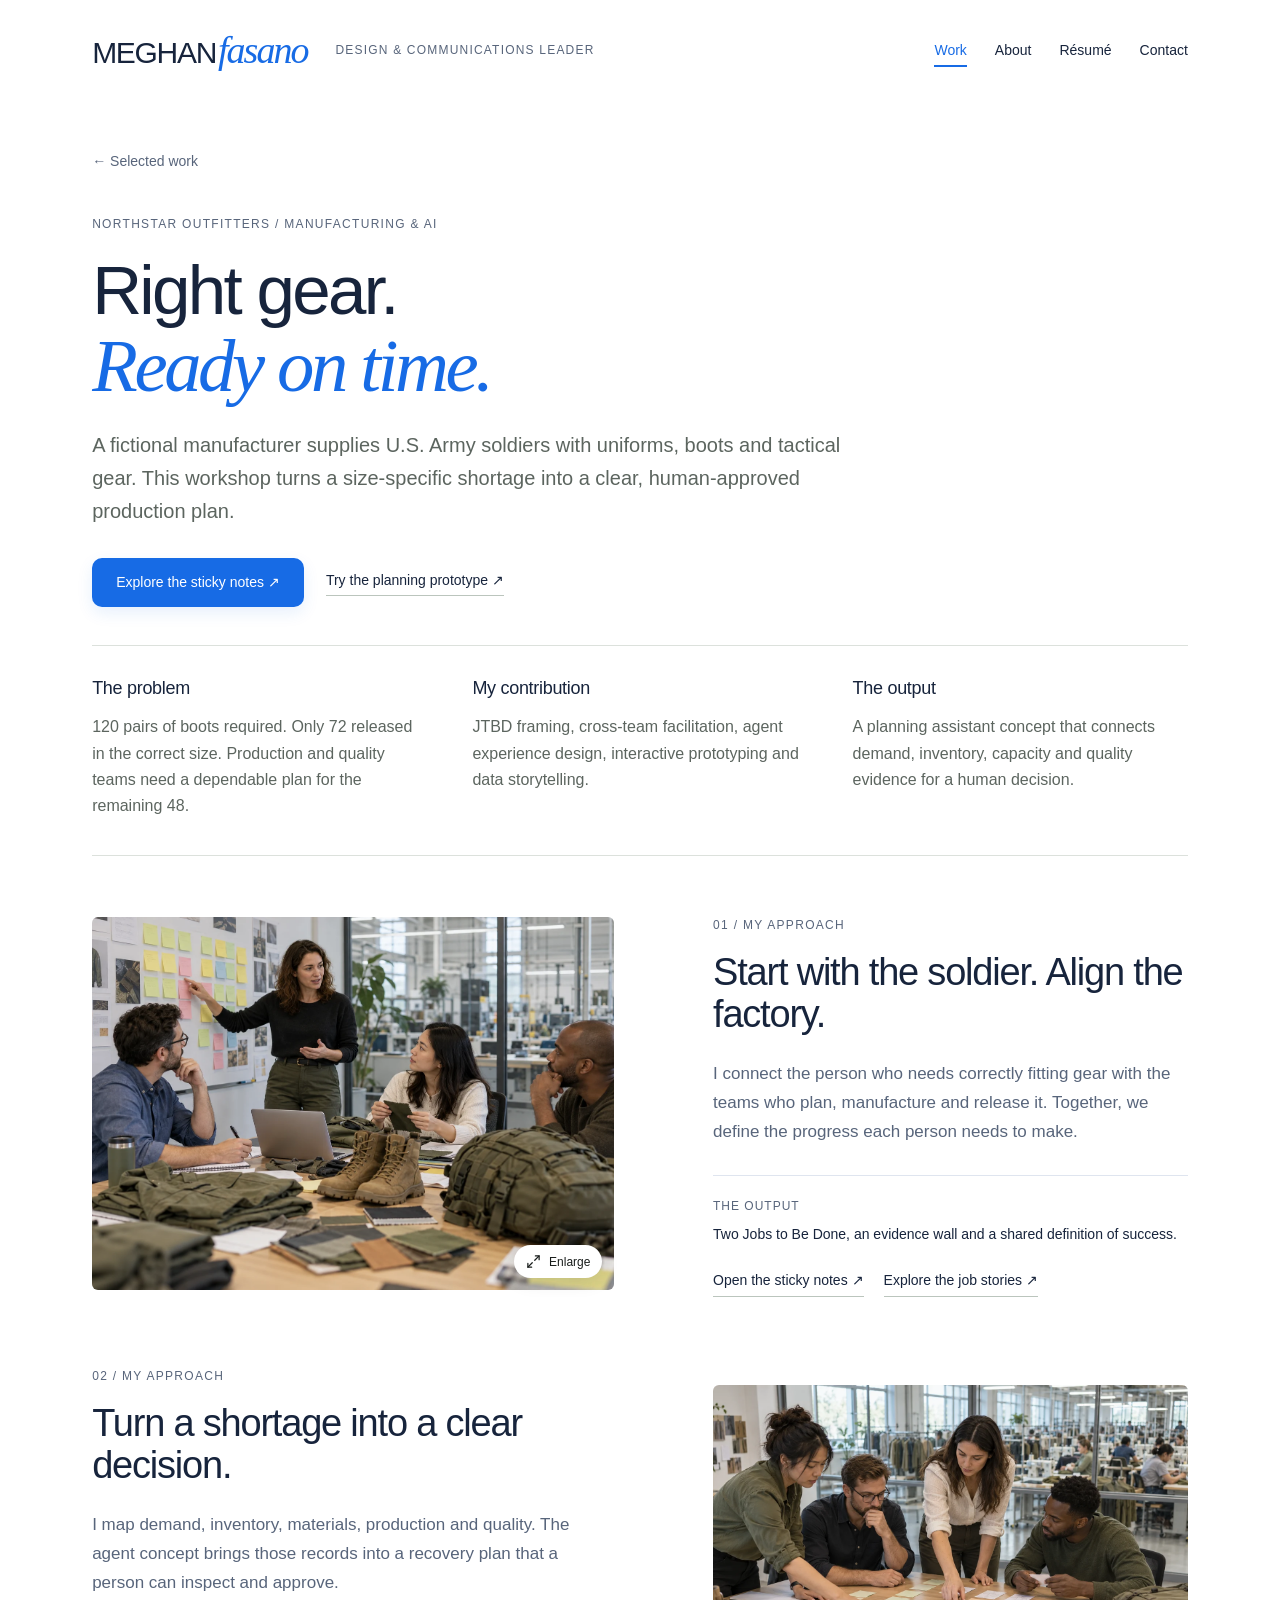
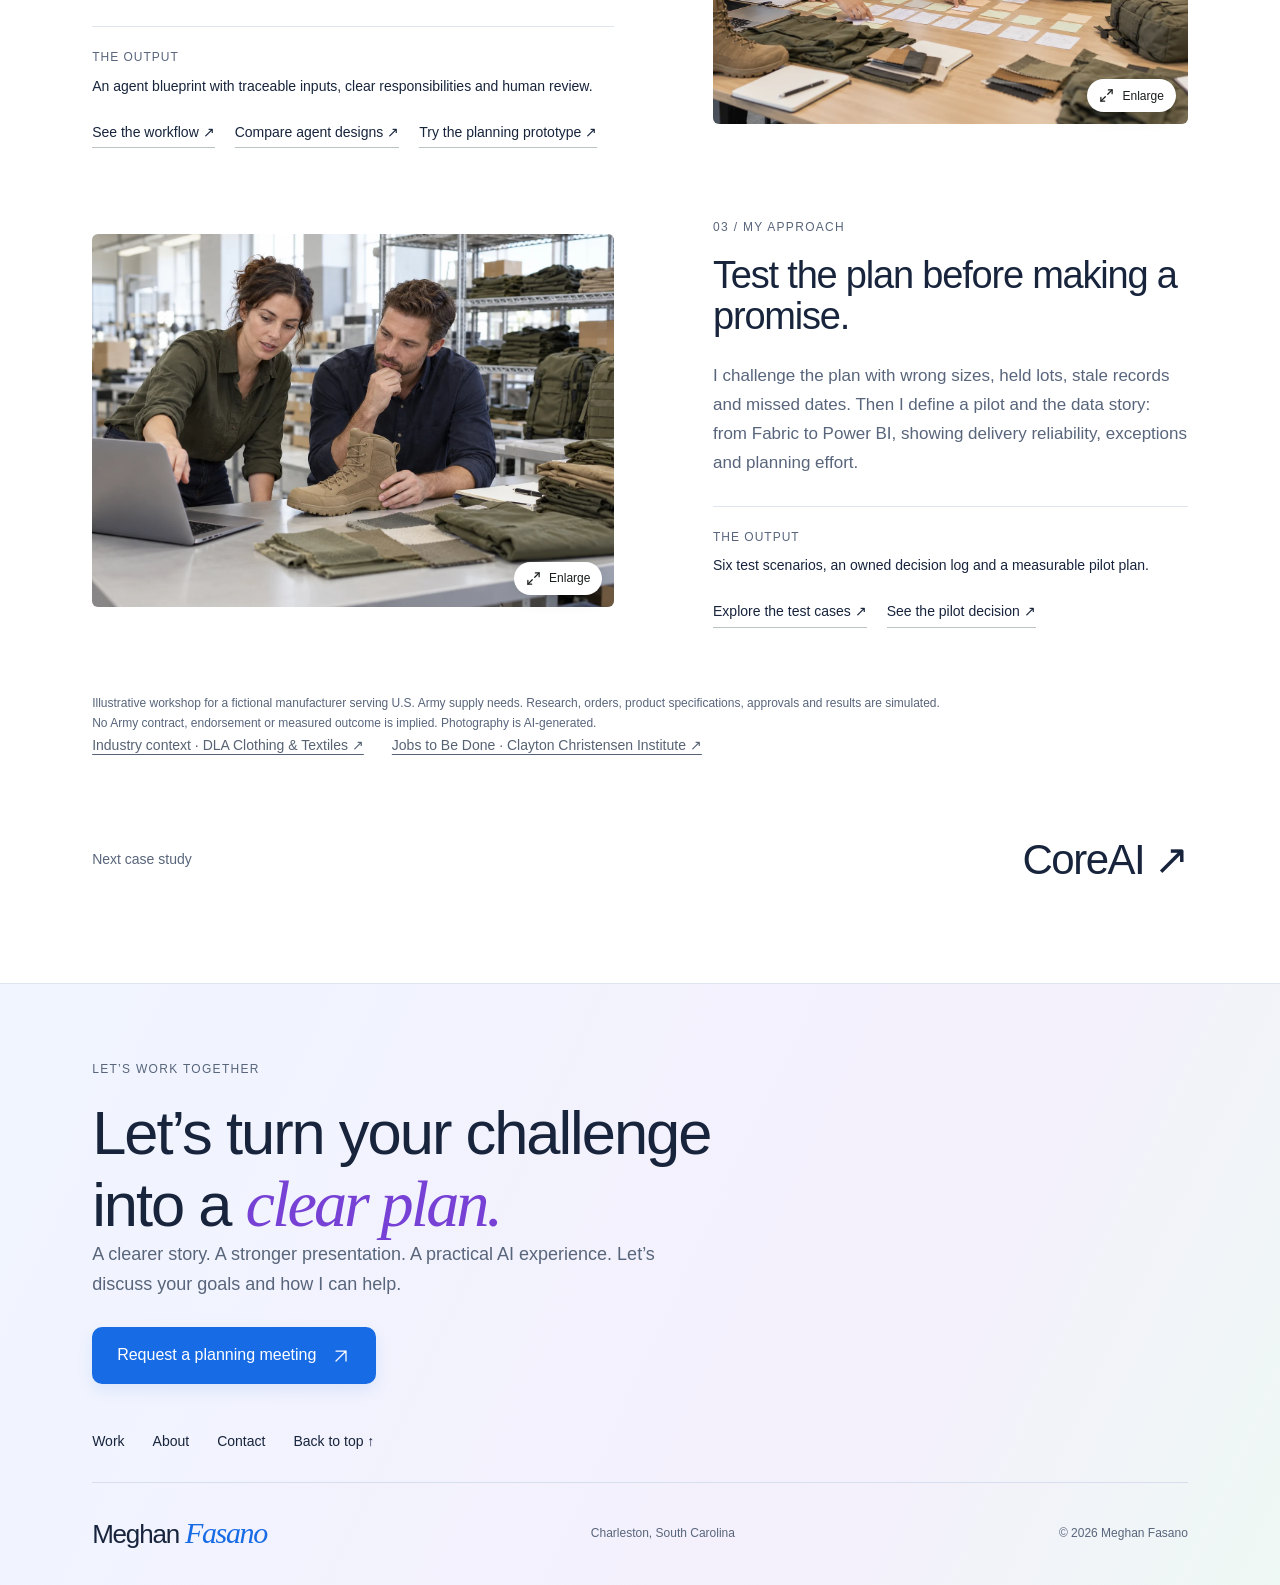
<file: work/agent-workshop/index.html>
<!DOCTYPE html><html lang="en"><head><meta charSet="utf-8"/><meta name="viewport" content="width=device-width, initial-scale=1"/><link rel="stylesheet" href="/_next/static/chunks/41bfwg4bxyr71.css" data-precedence="next"/><link rel="stylesheet" href="/_next/static/chunks/2gd4gbjoqup3_.css" data-precedence="next"/><link rel="stylesheet" href="/_next/static/chunks/1s57aukebno__.css" data-precedence="next"/><link rel="preload" as="script" fetchPriority="low" href="/_next/static/chunks/2tajcupbair2y.js"/><script src="/_next/static/chunks/4193kwfkw7y8r.js" async=""></script><script src="/_next/static/chunks/2-b4zugezsx3i.js" async=""></script><script src="/_next/static/chunks/turbopack-00yo290gbbbm8.js" async=""></script><script src="/_next/static/chunks/0-4zpttn2a9wb.js" async=""></script><script src="/_next/static/chunks/22n-byze585pa.js" async=""></script><script src="/_next/static/chunks/0h37ku-vfu9i7.js" async=""></script><script src="/_next/static/chunks/19toedpe9aoor.js" async=""></script><title>Army Supply Manufacturing Workshop | Meghan Fasano</title><meta name="description" content="A fictional Army apparel and equipment manufacturer turns a size-level shortage into a human-reviewed production plan."/><link rel="shortcut icon" href="/favicon.svg"/><link rel="icon" href="/favicon.svg"/><script src="/_next/static/chunks/0cz1d0mv5g_q7.js" noModule=""></script></head><body class="antialiased"><div hidden=""><!--$--><!--/$--></div><div class="folio" id="top"><a class="skip-link" href="#main">Skip to content</a><header class="folio-header folio-wrap"><a class="folio-name" href="/" aria-label="Meghan Fasano home"><span>MEGHAN</span><em>fasano</em></a><p class="header-discipline">DESIGN &amp; COMMUNICATIONS LEADER</p><nav aria-label="Main navigation"><a href="/" aria-current="page">Work</a><a href="/about">About</a><button class="" type="button" aria-haspopup="dialog" aria-expanded="false" data-state="closed" data-slot="dialog-trigger">Résumé</button><button class="" type="button" aria-haspopup="dialog" aria-expanded="false" data-state="closed" data-slot="dialog-trigger">Contact</button></nav></header><main id="main" class="folio-wrap"><section class="case-intro workshop-case-intro"><a class="back-link" href="/">← Selected work</a><p class="folio-eyebrow">NORTHSTAR OUTFITTERS / MANUFACTURING &amp; AI</p><h1>Right gear.<br/><em>Ready on time.</em></h1><p class="case-lede">A fictional manufacturer supplies U.S. Army soldiers with uniforms, boots and tactical gear. This workshop turns a size-specific shortage into a clear, human-approved production plan.</p><div class="case-quicklinks"><a class="portfolio-button" href="/workshop/explore#chapter-1">Explore the sticky notes ↗</a><a href="/workshop/explore#chapter-5">Try the planning prototype ↗</a></div></section><section class="case-summary" aria-label="Case study at a glance"><div><h2>The problem</h2><p>120 pairs of boots required. Only 72 released in the correct size. Production and quality teams need a dependable plan for the remaining 48.</p></div><div><h2>My contribution</h2><p>JTBD framing, cross-team facilitation, agent experience design, interactive prototyping and data storytelling.</p></div><div><h2>The output</h2><p>A planning assistant concept that connects demand, inventory, capacity and quality evidence for a human decision.</p></div></section><section class="workshop-phases" aria-label="My approach"><article class="workshop-step"><figure><button class="image-preview-trigger" aria-label="Enlarge image: AI-generated manufacturing workshop scene: Start with the soldier. Align the factory." type="button" aria-haspopup="dialog" aria-expanded="false" data-state="closed" data-slot="dialog-trigger"><img src="/images/agent-workshop/manufacturing-discover.webp" alt="AI-generated manufacturing workshop scene: Start with the soldier. Align the factory." loading="lazy"/><span class="preview-badge"><svg xmlns="http://www.w3.org/2000/svg" width="15" height="15" viewBox="0 0 24 24" fill="none" stroke="currentColor" stroke-width="2" stroke-linecap="round" stroke-linejoin="round" class="lucide lucide-maximize2 lucide-maximize-2" aria-hidden="true"><path d="M15 3h6v6"></path><path d="m21 3-7 7"></path><path d="m3 21 7-7"></path><path d="M9 21H3v-6"></path></svg> Enlarge</span></button></figure><div><span class="folio-eyebrow">0<!-- -->1<!-- --> / MY APPROACH</span><h2>Start with the soldier. Align the factory.</h2><p>I connect the person who needs correctly fitting gear with the teams who plan, manufacture and release it. Together, we define the progress each person needs to make.</p><div class="step-output"><span>THE OUTPUT</span><p>Two Jobs to Be Done, an evidence wall and a shared definition of success.</p></div><div class="phase-links"><a class="activity-link" href="/workshop/explore#chapter-1">Open the sticky notes<!-- --> ↗</a><a class="activity-link" href="/workshop/explore#chapter-2">Explore the job stories<!-- --> ↗</a></div></div></article><article class="workshop-step"><figure><button class="image-preview-trigger" aria-label="Enlarge image: AI-generated manufacturing workshop scene: Turn a shortage into a clear decision." type="button" aria-haspopup="dialog" aria-expanded="false" data-state="closed" data-slot="dialog-trigger"><img src="/images/agent-workshop/manufacturing-design.webp" alt="AI-generated manufacturing workshop scene: Turn a shortage into a clear decision." loading="lazy"/><span class="preview-badge"><svg xmlns="http://www.w3.org/2000/svg" width="15" height="15" viewBox="0 0 24 24" fill="none" stroke="currentColor" stroke-width="2" stroke-linecap="round" stroke-linejoin="round" class="lucide lucide-maximize2 lucide-maximize-2" aria-hidden="true"><path d="M15 3h6v6"></path><path d="m21 3-7 7"></path><path d="m3 21 7-7"></path><path d="M9 21H3v-6"></path></svg> Enlarge</span></button></figure><div><span class="folio-eyebrow">0<!-- -->2<!-- --> / MY APPROACH</span><h2>Turn a shortage into a clear decision.</h2><p>I map demand, inventory, materials, production and quality. The agent concept brings those records into a recovery plan that a person can inspect and approve.</p><div class="step-output"><span>THE OUTPUT</span><p>An agent blueprint with traceable inputs, clear responsibilities and human review.</p></div><div class="phase-links"><a class="activity-link" href="/workshop/explore#chapter-3">See the workflow<!-- --> ↗</a><a class="activity-link" href="/workshop/explore#chapter-4">Compare agent designs<!-- --> ↗</a><a class="activity-link" href="/workshop/explore#chapter-5">Try the planning prototype<!-- --> ↗</a></div></div></article><article class="workshop-step"><figure><button class="image-preview-trigger" aria-label="Enlarge image: AI-generated manufacturing workshop scene: Test the plan before making a promise." type="button" aria-haspopup="dialog" aria-expanded="false" data-state="closed" data-slot="dialog-trigger"><img src="/images/agent-workshop/manufacturing-test.webp" alt="AI-generated manufacturing workshop scene: Test the plan before making a promise." loading="lazy"/><span class="preview-badge"><svg xmlns="http://www.w3.org/2000/svg" width="15" height="15" viewBox="0 0 24 24" fill="none" stroke="currentColor" stroke-width="2" stroke-linecap="round" stroke-linejoin="round" class="lucide lucide-maximize2 lucide-maximize-2" aria-hidden="true"><path d="M15 3h6v6"></path><path d="m21 3-7 7"></path><path d="m3 21 7-7"></path><path d="M9 21H3v-6"></path></svg> Enlarge</span></button></figure><div><span class="folio-eyebrow">0<!-- -->3<!-- --> / MY APPROACH</span><h2>Test the plan before making a promise.</h2><p>I challenge the plan with wrong sizes, held lots, stale records and missed dates. Then I define a pilot and the data story: from Fabric to Power BI, showing delivery reliability, exceptions and planning effort.</p><div class="step-output"><span>THE OUTPUT</span><p>Six test scenarios, an owned decision log and a measurable pilot plan.</p></div><div class="phase-links"><a class="activity-link" href="/workshop/explore#chapter-6">Explore the test cases<!-- --> ↗</a><a class="activity-link" href="/workshop/explore#chapter-7">See the pilot decision<!-- --> ↗</a></div></div></article></section><p class="folio-disclosure">Illustrative workshop for a fictional manufacturer serving U.S. Army supply needs. Research, orders, product specifications, approvals and results are simulated. No Army contract, endorsement or measured outcome is implied.<!-- --> Photography is AI-generated.</p><p class="workshop-reference-links"><a href="https://www.dla.mil/Troop-Support/Clothing-and-Textiles/" target="_blank" rel="noopener noreferrer">Industry context · DLA Clothing &amp; Textiles<!-- --> ↗</a><a href="https://www.christenseninstitute.org/theory/jobs-to-be-done/" target="_blank" rel="noopener noreferrer">Jobs to Be Done · Clayton Christensen Institute<!-- --> ↗</a></p><a class="next-project" href="/work/core-ai"><span>Next case study</span><strong>CoreAI ↗</strong></a></main><footer class="folio-footer"><div class="folio-wrap"><div class="footer-lead planning-cta"><div><p class="folio-eyebrow">LET’S WORK TOGETHER</p><h2>Let’s turn your challenge<br/>into a <em>clear plan.</em></h2><p class="planning-copy">A clearer story. A stronger presentation. A practical AI experience. Let’s discuss your goals and how I can help.</p><div class="planning-actions"><button class="portfolio-button" type="button" aria-haspopup="dialog" aria-expanded="false" data-state="closed" data-slot="dialog-trigger">Request a planning meeting <svg width="20" height="20" viewBox="0 0 24 24" fill="none" aria-hidden="true"><path d="M6 18 18 6M6 6h12v12" stroke="currentColor" stroke-width="1.5" stroke-linecap="round" stroke-linejoin="round"></path></svg></button></div></div></div><div class="footer-links"><nav aria-label="Footer navigation"><a href="/">Work</a><a href="/about">About</a><button class="" type="button" aria-haspopup="dialog" aria-expanded="false" data-state="closed" data-slot="dialog-trigger">Contact</button><a href="#top">Back to top ↑</a></nav></div><div class="footer-meta"><a class="footer-signature" href="/">Meghan <em>Fasano</em></a><span>Charleston, South Carolina</span><span>© <!-- -->2026<!-- --> Meghan Fasano</span></div></div></footer></div><!--$--><!--/$--><script src="/_next/static/chunks/2tajcupbair2y.js" id="_R_" async=""></script><script>(self.__next_f=self.__next_f||[]).push([0])</script><script>self.__next_f.push([1,"1:\"$Sreact.fragment\"\n2:I[96726,[\"/_next/static/chunks/0-4zpttn2a9wb.js\"],\"default\"]\n3:I[15914,[\"/_next/static/chunks/0-4zpttn2a9wb.js\"],\"default\"]\n5:I[52800,[\"/_next/static/chunks/0-4zpttn2a9wb.js\"],\"OutletBoundary\"]\n6:\"$Sreact.suspense\"\n9:I[52800,[\"/_next/static/chunks/0-4zpttn2a9wb.js\"],\"ViewportBoundary\"]\nb:I[52800,[\"/_next/static/chunks/0-4zpttn2a9wb.js\"],\"MetadataBoundary\"]\nd:I[47276,[\"/_next/static/chunks/0-4zpttn2a9wb.js\"],\"default\",1]\n:HL[\"/_next/static/chunks/41bfwg4bxyr71.css\",\"style\"]\n:HL[\"/_next/static/chunks/2gd4gbjoqup3_.css\",\"style\"]\n:HL[\"/_next/static/chunks/1s57aukebno__.css\",\"style\"]\n8:X\n0:{\"P\":null,\"c\":[\"\",\"work\",\"agent-workshop\",\"\"],\"q\":\"\",\"i\":false,\"f\":[[[\"\",{\"children\":[\"work\",{\"children\":[[\"slug\",\"agent-workshop\",\"d\",[\"microsoft-launch-tool\"]],{\"children\":[\"__PAGE__\",{},\"$undefined\",\"$undefined\",4608]},\"$undefined\",\"$undefined\",4608]},\"$undefined\",\"$undefined\",4608]},\"$undefined\",\"$undefined\",4624],[[\"$\",\"$1\",\"c\",{\"children\":[[[\"$\",\"link\",\"0\",{\"rel\":\"stylesheet\",\"href\":\"/_next/static/chunks/41bfwg4bxyr71.css\",\"precedence\":\"next\",\"crossOrigin\":\"$undefined\",\"nonce\":\"$undefined\"}],[\"$\",\"link\",\"1\",{\"rel\":\"stylesheet\",\"href\":\"/_next/static/chunks/2gd4gbjoqup3_.css\",\"precedence\":\"next\",\"crossOrigin\":\"$undefined\",\"nonce\":\"$undefined\"}],[\"$\",\"link\",\"2\",{\"rel\":\"stylesheet\",\"href\":\"/_next/static/chunks/1s57aukebno__.css\",\"precedence\":\"next\",\"crossOrigin\":\"$undefined\",\"nonce\":\"$undefined\"}],[\"$\",\"script\",\"script-0\",{\"src\":\"/_next/static/chunks/0-4zpttn2a9wb.js\",\"async\":true,\"nonce\":\"$undefined\"}]],[\"$\",\"html\",null,{\"lang\":\"en\",\"children\":[\"$\",\"body\",null,{\"className\":\"antialiased\",\"children\":[\"$\",\"$L2\",null,{\"parallelRouterKey\":\"children\",\"error\":\"$undefined\",\"errorStyles\":\"$undefined\",\"errorScripts\":\"$undefined\",\"template\":[\"$\",\"$L3\",null,{}],\"templateStyles\":\"$undefined\",\"templateScripts\":\"$undefined\",\"notFound\":[[[\"$\",\"title\",null,{\"children\":\"404: This page could not be found.\"}],[\"$\",\"div\",null,{\"style\":{\"fontFamily\":\"system-ui,\\\"Segoe UI\\\",Roboto,Helvetica,Arial,sans-serif,\\\"Apple Color Emoji\\\",\\\"Segoe UI Emoji\\\"\",\"height\":\"100vh\",\"textAlign\":\"center\",\"display\":\"flex\",\"flexDirection\":\"column\",\"alignItems\":\"center\",\"justifyContent\":\"center\"},\"children\":[\"$\",\"div\",null,{\"children\":[[\"$\",\"style\",null,{\"dangerouslySetInnerHTML\":{\"__html\":\"body{color:#000;background:#fff;margin:0}.next-error-h1{border-right:1px solid rgba(0,0,0,.3)}@media (prefers-color-scheme:dark){body{color:#fff;background:#000}.next-error-h1{border-right:1px solid rgba(255,255,255,.3)}}\"}}],[\"$\",\"h1\",null,{\"className\":\"next-error-h1\",\"style\":{\"display\":\"inline-block\",\"margin\":\"0 20px 0 0\",\"padding\":\"0 23px 0 0\",\"fontSize\":24,\"fontWeight\":500,\"verticalAlign\":\"top\",\"lineHeight\":\"49px\"},\"children\":404}],[\"$\",\"div\",null,{\"style\":{\"display\":\"inline-block\"},\"children\":[\"$\",\"h2\",null,{\"style\":{\"fontSize\":14,\"fontWeight\":400,\"lineHeight\":\"49px\",\"margin\":0},\"children\":\"This page could not be found.\"}]}]]}]}]],[]],\"forbidden\":\"$undefined\",\"unauthorized\":\"$undefined\"}]}]}]]}],{\"children\":[[\"$\",\"$1\",\"c\",{\"children\":[null,[\"$\",\"$L2\",null,{\"parallelRouterKey\":\"children\",\"error\":\"$undefined\",\"errorStyles\":\"$undefined\",\"errorScripts\":\"$undefined\",\"template\":[\"$\",\"$L3\",null,{}],\"templateStyles\":\"$undefined\",\"templateScripts\":\"$undefined\",\"notFound\":\"$undefined\",\"forbidden\":\"$undefined\",\"unauthorized\":\"$undefined\"}]]}],{\"children\":[[\"$\",\"$1\",\"c\",{\"children\":[null,[\"$\",\"$L2\",null,{\"parallelRouterKey\":\"children\",\"error\":\"$undefined\",\"errorStyles\":\"$undefined\",\"errorScripts\":\"$undefined\",\"template\":[\"$\",\"$L3\",null,{}],\"templateStyles\":\"$undefined\",\"templateScripts\":\"$undefined\",\"notFound\":\"$undefined\",\"forbidden\":\"$undefined\",\"unauthorized\":\"$undefined\"}]]}],{\"children\":[[\"$\",\"$1\",\"c\",{\"children\":[\"$L4\",[[\"$\",\"script\",\"script-0\",{\"src\":\"/_next/static/chunks/22n-byze585pa.js\",\"async\":true,\"nonce\":\"$undefined\"}],[\"$\",\"script\",\"script-1\",{\"src\":\"/_next/static/chunks/0h37ku-vfu9i7.js\",\"async\":true,\"nonce\":\"$undefined\"}],[\"$\",\"script\",\"script-2\",{\"src\":\"/_next/static/chunks/19toedpe9aoor.js\",\"async\":true,\"nonce\":\"$undefined\"}]],[\"$\",\"$L5\",null,{\"children\":[\"$\",\"$6\",null,{\"name\":\"Next.MetadataOutlet\",\"children\":\"$@7\"}]}]]}],{},null,false,null]},null,false,\"$8\"]},null,false,\"$8\"]},null,false,null],[\"$\",\"$1\",\"h\",{\"children\":[null,[\"$\",\"$L9\",null,{\"children\":\"$La\"}],[\"$\",\"div\",null,{\"hidden\":true,\"children\":[\"$\",\"$Lb\",null,{\"children\":[\"$\",\"$6\",null,{\"name\":\"Next.Metadata\",\"children\":\"$Lc\"}]}]}],null]}],false]],\"m\":\"$undefined\",\"G\":[\"$d\",[[\"$\",\"link\",\"0\",{\"rel\":\"stylesheet\",\"href\":\"/_next/static/chunks/41bfwg4bxyr71.css\",\"precedence\":\"next\",\"crossOrigin\":\"$undefined\",\"nonce\":\"$undefined\"}],[\"$\",\"link\",\"1\",{\"rel\":\"stylesheet\",\"href\":\"/_next/static/chunks/2gd4gbjoqup3_.css\",\"precedence\":\"next\",\"crossOrigin\":\"$undefined\",\"nonce\":\"$undefined\"}],[\"$\",\"link\",\"2\",{\"rel\":\"stylesheet\",\"href\":\"/_next/static/chunks/1s57aukebno__.css\",\"precedence\":\"next\",\"crossOrigin\":\"$undefined\",\"nonce\":\"$undefined\"}]]],\"S\":true,\"h\":null,\"r\":\"$undefined\",\"s\":\"$undefined\",\"a\":\"$undefined\",\"l\":\"$undefined\",\"p\":\"$undefined\",\"d\":\"$undefined\",\"b\":\"87OEuxdsKXMthVpdMvTQ5\"}\ne:I[33674,[\"/_next/static/chunks/0-4zpttn2a9wb.js\",\"/_next/static/chunks/22n-byze585pa.js\",\"/_next/static/chunks/0h37ku-vfu9i7.js\",\"/_next/static/chunks/19toedpe9aoor.js\"],\"ResumeButton\"]\nf:I[33674,[\"/_next/static/chunks/0-4zpttn2a9wb.js\",\"/_next/static/chunks/22n-byze585pa.js\",\"/_next/static/chunks/0h37ku-vfu9i7.js\",\"/_next/static/chunks/19toedpe9aoor.js\"],\"ContactButton\"]\n10:I[33674,[\"/_next/static/chunks/0-4zpttn2a9wb.js\",\"/_next/static/chunks/22n-byze585pa.js\",\"/_next/static/chunks/0h37ku-vfu9i7.js\",\"/_next/static/chunks/19toedpe9aoor.js\"],\"ImagePreview\"]\n8:C\n4:[\"$\",\"div\",null,{\"className\":\"folio\",\"id\":\"top\",\"children\":[[[\"$\",\"a\",null,{\"className\":\"skip-link\",\"href\":\"#main\",\"children\":\"Skip to content\"}],[\"$\",\"header\",null,{\"className\":\"folio-header folio-wrap\",\"children\":[[\"$\",\"a\",null,{\"className\":\"folio-name\",\"href\":\"/\",\"aria-label\":\"Meghan Fasano home\",\"children\":[[\"$\",\"span\",null,{\"children\":\"MEGHAN\"}],[\"$\",\"em\",null,{\"children\":\"fasano\"}]]}],[\"$\",\"p\",null,{\"className\":\"header-discipline\",\"children\":\"DESIGN \u0026 COMMUNICATIONS LEADER\"}],[\"$\",\"nav\",null,{\"aria-label\":\"Main navigation\",\"children\":[[\"$\",\"a\",null,{\"href\":\"/\",\"aria-current\":\"page\",\"children\":\"Work\"}],[\"$\",\"a\",null,{\"href\":\"/about\",\"aria-current\":\"$undefined\",\"children\":\"About\"}],[\"$\",\"$Le\",null,{}],[\"$\",\"$Lf\",null,{}]]}]]}]],[\"$\",\"main\",null,{\"id\":\"main\",\"className\":\"folio-wrap\",\"children\":[[\"$\",\"section\",null,{\"className\":\"case-intro workshop-case-intro\",\"children\":[[\"$\",\"a\",null,{\"className\":\"back-link\",\"href\":\"/\",\"children\":\"← Selected work\"}],[\"$\",\"p\",null,{\"className\":\"folio-eyebrow\",\"children\":\"NORTHSTAR OUTFITTERS / MANUFACTURING \u0026 AI\"}],[\"$\",\"h1\",null,{\"children\":[\"Right gear.\",[\"$\",\"br\",null,{}],[\"$\",\"em\",null,{\"children\":\"Ready on time.\"}]]}],[\"$\",\"p\",null,{\"className\":\"case-lede\",\"children\":\"A fictional manufacturer supplies U.S. Army soldiers with uniforms, boots and tactical gear. This workshop turns a size-specific shortage into a clear, human-approved production plan.\"}],[\"$\",\"div\",null,{\"className\":\"case-quicklinks\",\"children\":[[\"$\",\"a\",null,{\"className\":\"portfolio-button\",\"href\":\"/workshop/explore#chapter-1\",\"children\":\"Explore the sticky notes ↗\"}],[\"$\",\"a\",null,{\"href\":\"/workshop/explore#chapter-5\",\"children\":\"Try the planning prototype ↗\"}]]}]]}],[\"$\",\"section\",null,{\"className\":\"case-summary\",\"aria-label\":\"Case study at a glance\",\"children\":[[\"$\",\"div\",null,{\"children\":[[\"$\",\"h2\",null,{\"children\":\"The problem\"}],[\"$\",\"p\",null,{\"children\":\"120 pairs of boots required. Only 72 released in the correct size. Production and quality teams need a dependable plan for the remaining 48.\"}]]}],[\"$\",\"div\",null,{\"children\":[[\"$\",\"h2\",null,{\"children\":\"My contribution\"}],[\"$\",\"p\",null,{\"children\":\"JTBD framing, cross-team facilitation, agent experience design, interactive prototyping and data storytelling.\"}]]}],[\"$\",\"div\",null,{\"children\":[[\"$\",\"h2\",null,{\"children\":\"The output\"}],[\"$\",\"p\",null,{\"children\":\"A planning assistant concept that connects demand, inventory, capacity and quality evidence for a human decision.\"}]]}]]}],[\"$\",\"section\",null,{\"className\":\"workshop-phases\",\"aria-label\":\"My approach\",\"children\":[[\"$\",\"article\",\"manufacturing-discover\",{\"className\":\"workshop-step\",\"children\":[[\"$\",\"figure\",null,{\"children\":[\"$\",\"$L10\",null,{\"src\":\"/images/agent-workshop/manufacturing-discover.webp\",\"alt\":\"AI-generated manufacturing workshop scene: Start with the soldier. Align the factory.\"}]}],[\"$\",\"div\",null,{\"children\":[[\"$\",\"span\",null,{\"className\":\"folio-eyebrow\",\"children\":[\"0\",1,\" / MY APPROACH\"]}],[\"$\",\"h2\",null,{\"children\":\"Start with the soldier. Align the factory.\"}],[\"$\",\"p\",null,{\"children\":\"I connect the person who needs correctly fitting gear with the teams who plan, manufacture and release it. Together, we define the progress each person needs to make.\"}],[\"$\",\"div\",null,{\"className\":\"step-output\",\"children\":[[\"$\",\"span\",null,{\"children\":\"THE OUTPUT\"}],[\"$\",\"p\",null,{\"children\":\"Two Jobs to Be Done, an evidence wall and a shared definition of success.\"}]]}],[\"$\",\"div\",null,{\"className\":\"phase-links\",\"children\":[[\"$\",\"a\",\"1\",{\"className\":\"activity-link\",\"href\":\"/workshop/explore#chapter-1\",\"children\":[\"Open the sticky notes\",\" ↗\"]}],[\"$\",\"a\",\"2\",{\"className\":\"activity-link\",\"href\":\"/workshop/explore#chapter-2\",\"children\":[\"Explore the job stories\",\" ↗\"]}]]}]]}]]}],[\"$\",\"article\",\"manufacturing-design\",{\"className\":\"workshop-step\",\"children\":[[\"$\",\"figure\",null,{\"children\":[\"$\",\"$L10\",null,{\"src\":\"/images/agent-workshop/manufacturing-design.webp\",\"alt\":\"AI-generated manufacturing workshop scene: Turn a shortage into a clear decision.\"}]}],[\"$\",\"div\",null,{\"children\":[[\"$\",\"span\",null,{\"className\":\"folio-eyebrow\",\"children\":[\"0\",2,\" / MY APPROACH\"]}],[\"$\",\"h2\",null,{\"children\":\"Turn a shortage into a clear decision.\"}],[\"$\",\"p\",null,{\"children\":\"I map demand, inventory, materials, production and quality. The agent concept brings those records into a recovery plan that a person can inspect and approve.\"}],\"$L11\",\"$L12\"]}]]}],\"$L13\"]}],\"$L14\",\"$L15\",\"$L16\"]}],\"$L17\"]}]\n11:[\"$\",\"div\",null,{\"className\":\"step-output\",\"children\":[[\"$\",\"span\",null,{\"children\":\"THE OUTPUT\"}],[\"$\",\"p\",null,{\"children\":\"An agent blueprint with traceable inputs, clear responsibilities and human review.\"}]]}]\n12:[\"$\",\"div\",null,{\"className\":\"phase-links\",\"children\":[[\"$\",\"a\",\"3\",{\"className\":\"activity-link\",\"href\":\"/workshop/explore#chapter-3\",\"children\":[\"See the workflow\",\" ↗\"]}],[\"$\",\"a\",\"4\",{\"className\":\"activity-link\",\"href\":\"/workshop/explore#chapter-4\",\"children\":[\"Compare agent designs\",\" ↗\"]}],[\"$\",\"a\",\"5\",{\"className\":\"activity-link\",\"href\":\"/workshop/explore#chapter-5\",\"children\":[\"Try the planning prototype\",\" ↗\"]}]]}]\n13:[\"$\",\"article\",\"manufacturing-test\",{\"className\":\"workshop-step\",\"children\":[[\"$\",\"figure\",null,{\"children\":[\"$\",\"$L10\",null,{\"src\":\"/images/agent-workshop/manufacturing-test.webp\",\"alt\":\"AI-generated manufacturing workshop scene: Test the plan before making a promise.\"}]}],[\"$\",\"div\",null,{\"children\":[[\"$\",\"span\",null,{\"className\":\"folio-eyebrow\",\"children\":[\"0\",3,\" / MY APPROACH\"]}],[\"$\",\"h2\",null,{\"children\":\"Test the plan before making a promise.\"}],[\"$\",\"p\",null,{\"children\":\"I challenge the plan with wrong sizes, held lots, stale records and missed dates. Then I define a pilot and the data story: from Fabric to Power BI, showing delivery reliability, exceptions and planning effort.\"}],[\"$\",\"div\",null,{\"className\":\"step-output\",\"children\":[[\"$\",\"span\",null,{\"children\":\"THE OUTPUT\"}],[\"$\",\"p\",null,{\"children\":\"Six test scenarios, an owned decision log and a measurable pilot plan.\"}]]}],[\"$\",\"div\",null,{\"className\":\"phase-links\",\"children\":[[\"$\",\"a\",\"6\",{\"className\":\"activity-link\",\"href\":\"/workshop/explore#chapter-6\",\"children\":[\"Explore the test cases\",\" ↗\"]}],[\"$\",\"a\",\"7\",{\"className\":\"activity-link\",\"href\":\"/workshop/explore#chapter-7\",\"children\":[\"See the pilot decision\",\" ↗\"]}]]}]]}]]}]\n14:[\"$\",\"p\",null,{\"className\":\"folio-disclosure\",\"children\":[\"Illustrative workshop for a fictional manufacturer serving U.S. Army supply needs. Research, orders, product specifications, approvals and results are simulated. No Army contract, endorsement or measured outcome is implied.\",\" Photography is AI-generated.\"]}]\n15:[\"$\",\"p\",null,{\"className\":\"workshop-reference-links\",\"children\":[[\"$\",\"a\",\"https://www.dla.mil/Troop-Support/Clothing-and-Textiles/\",{\"href\":\"https://www.dla.mil/Troop-Support/Clothing-and-Textiles/\",\"target\":\"_blank\",\"rel\":\"noopener noreferrer\",\"children\":[\"Industry context · DLA Clothing \u0026 Textiles\",\" ↗\"]}],[\"$\",\"a\",\"https://www.christenseninstitute.org/theory/jobs-to-be-done/\",{\"href\":\"https://www.christenseninstitute.org/theory/jobs-to-be-done/\",\"target\":\"_blank\",\"rel\":\"noopener noreferrer\",\"children\":[\"Jobs to Be Done · Clayton Christensen Institute\",\" ↗\"]}]]}]\n16:[\"$\",\"a\",null,{\"className\":\"next-project\",\"href\":\"/work/core-ai\",\"children\":[[\"$\",\"span\",null,{\"children\":\"Next case study\"}],[\"$\",\"strong\",null,{\"children\":\"CoreAI ↗\"}]]}]\n17:[\"$\",\"footer\",null,{\"className\":\"folio-footer\",\"children\":[\"$\",\"div\",null,{\"className\":\"folio-wrap\",\"children\":[[\"$\",\"div\",null,{\"className\":\"footer-lead planning-cta\",\"children\":[\"$\",\"div\",null,{\"children\":[[\"$\",\"p\",null,{\"className\":\"folio-eyebrow\",\"children\":\"LET’S WORK TOGETHER\"}],[\"$\",\"h2\",null,{\"children\":[\"Let’s turn your challenge\",[\"$\",\"br\",null,{}],\"into a \",[\"$\",\"em\",null,{\"children\":\"clear plan.\"}]]}],[\"$\",\"p\",null,{\"className\":\"planning-copy\",\"children\":\"A clearer story. A stronger presentation. A practical AI experience. Let’s discuss your goals and how I can help.\"}],[\"$\",\"div\",null,{\"className\":\"planning-actions\",\"children\":[\"$\",\"$Lf\",null,{\"className\":\"portfolio-button\",\"intent\":\"consultation\",\"children\":[\"Request a planning meeting \",[\"$\",\"svg\",null,{\"width\":\"20\",\"height\":\"20\",\"viewBox\":\"0 0 24 24\",\"fill\":\"none\",\"aria-hidden\":\"true\",\"children\":[\"$\",\"path\",null,{\"d\":\"M6 18 18 6M6 6h12v12\",\"stroke\":\"currentColor\",\"strokeWidth\":\"1.5\",\"strokeLinecap\":\"round\",\"strokeLinejoin\":\"round\"}]}]]}]}]]}]}],[\"$\",\"div\",null,{\"className\":\"footer-links\",\"children\":[\"$\",\"nav\",null,{\"aria-label\":\"Footer navigation\",\"children\":[[\"$\",\"a\",null,{\"href\":\"/\",\"children\":\"Work\"}],[\"$\",\"a\",null,{\"href\":\"/about\",\"children\":\"About\"}],[\"$\",\"$Lf\",null,{}],[\"$\",\"a\",null,{\"href\":\"#top\",\"children\":\"Back to top ↑\"}]]}]}],[\"$\",\"div\",null,{\"className\":\"footer-meta\",\"children\":[[\"$\",\"a\",null,{\"className\":\"footer-signature\",\"href\":\"/\",\"children\":[\"Meghan \",[\"$\",\"em\",null,{\"children\":\"Fasano\"}]]}],[\"$\",\"span\",null,{\"children\":\"Charleston, South Carolina\"}],[\"$\",\"span\",null,{\"children\":[\"© \",2026,\" Meghan Fasano\"]}]]}]]}]}]\na:[[\"$\",\"meta\",\"0\",{\"charSet\":\"utf-8\"}],[\"$\",\"meta\",\"1\",{\"name\":\"viewport\",\"content\":\"width=device-width, initial-scale=1\"}]]\n18:I[85743,[\"/_next/static/chunks/0-4zpttn2a9wb.js\"],\"IconMark\"]\n7:null\nc:[[\"$\",\"title\",\"0\",{\"children\":\"Army Supply Manufacturing Workshop | Meghan Fasano\"}],[\"$\",\"meta\",\"1\",{\"name\":\"description\",\"content\":\"A fictional Army apparel and equipment manufacturer turns a size-level shortage into a human-reviewed production plan.\"}],[\"$\",\"link\",\"2\",{\"rel\":\"shortcut icon\",\"href\":\"/favicon.svg\"}],[\"$\",\"link\",\"3\",{\"rel\":\"icon\",\"href\":\"/favicon.svg\"}],[\"$\",\"$L18\",\"4\",{}]]\n"])</script></body></html>
</file>
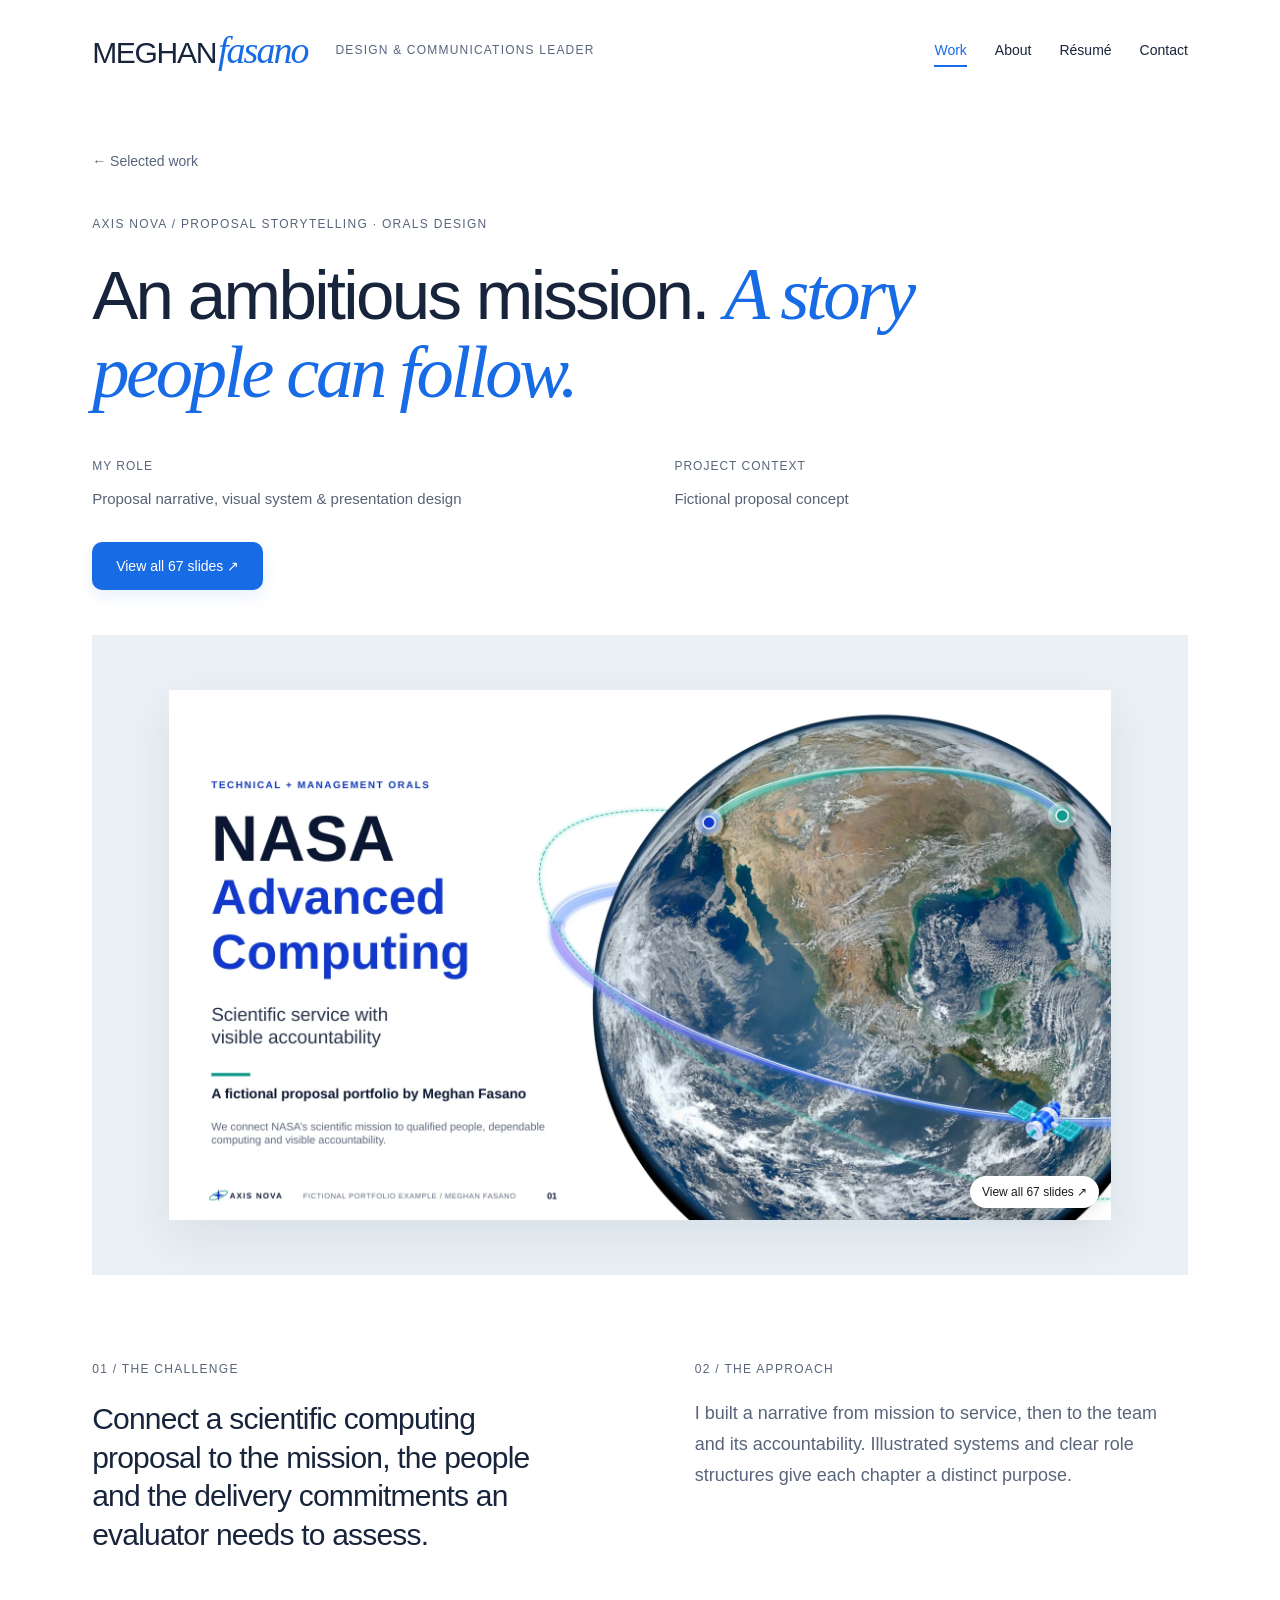
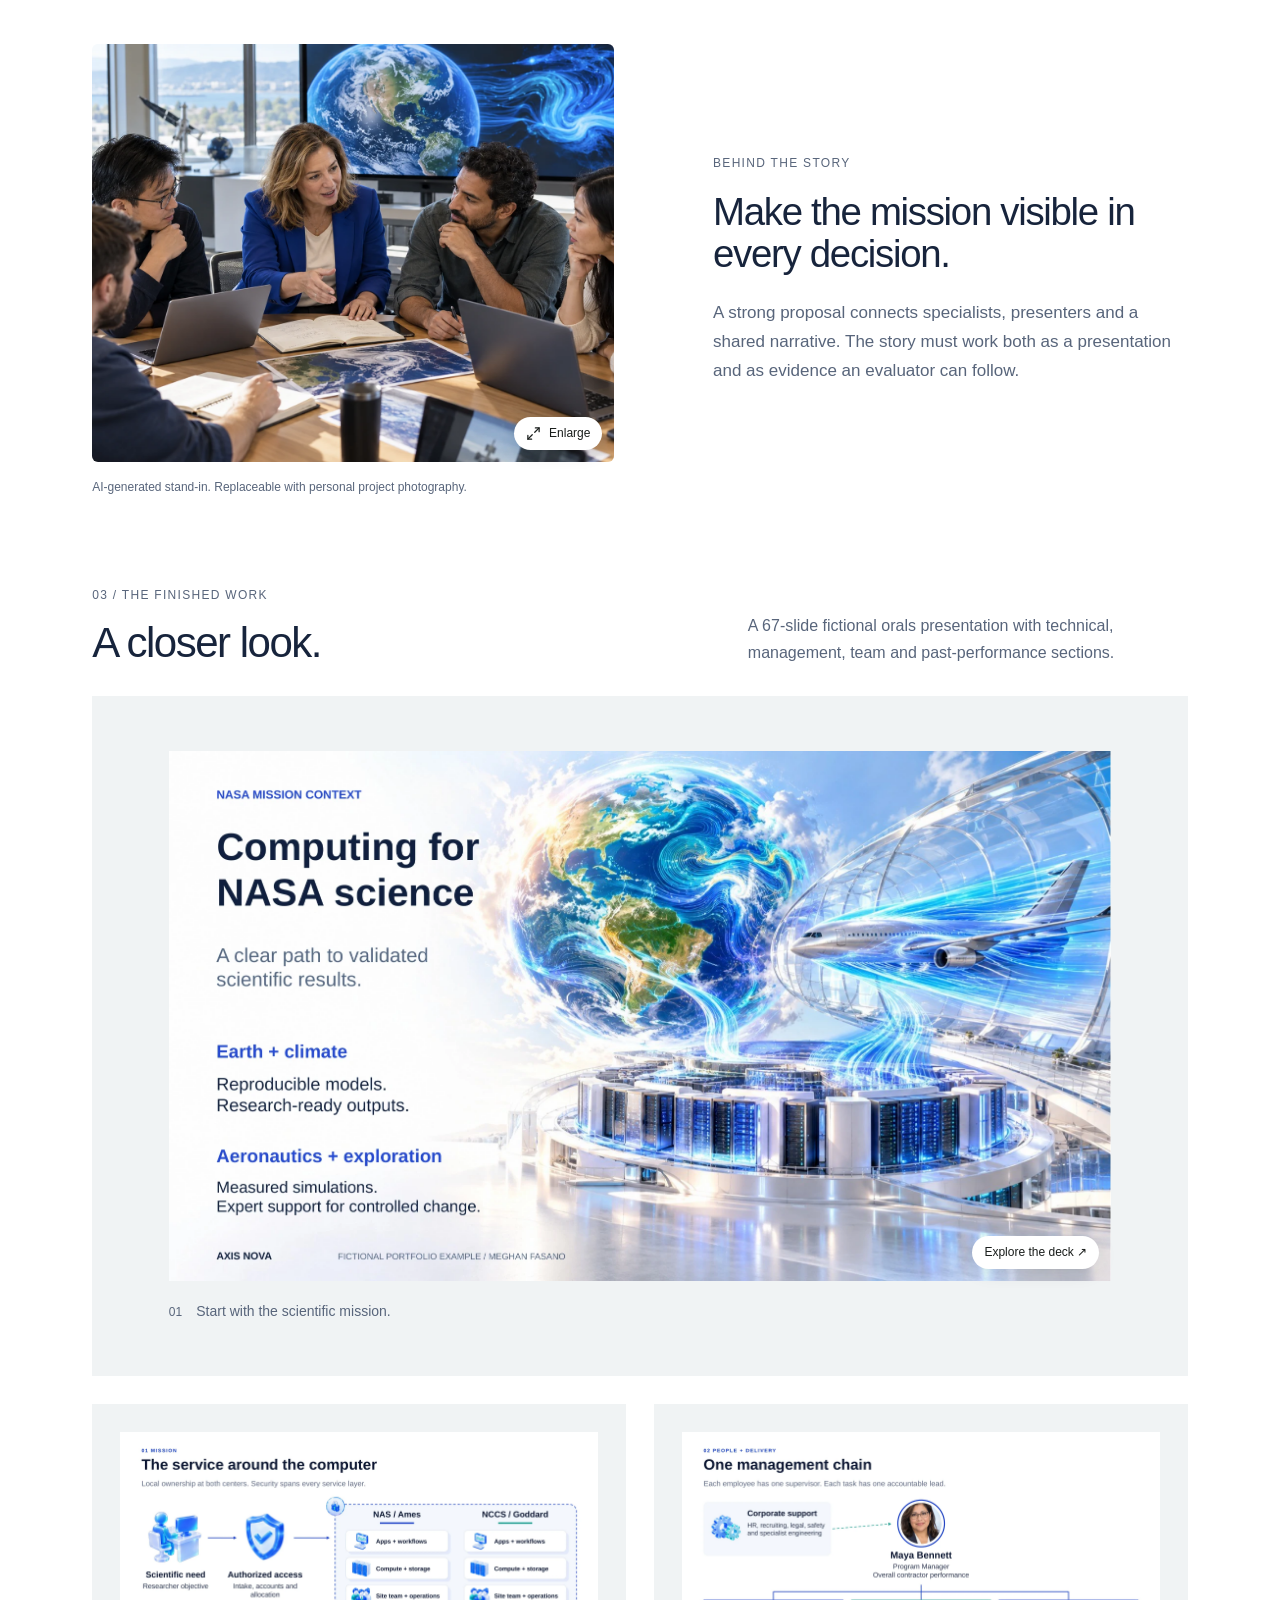
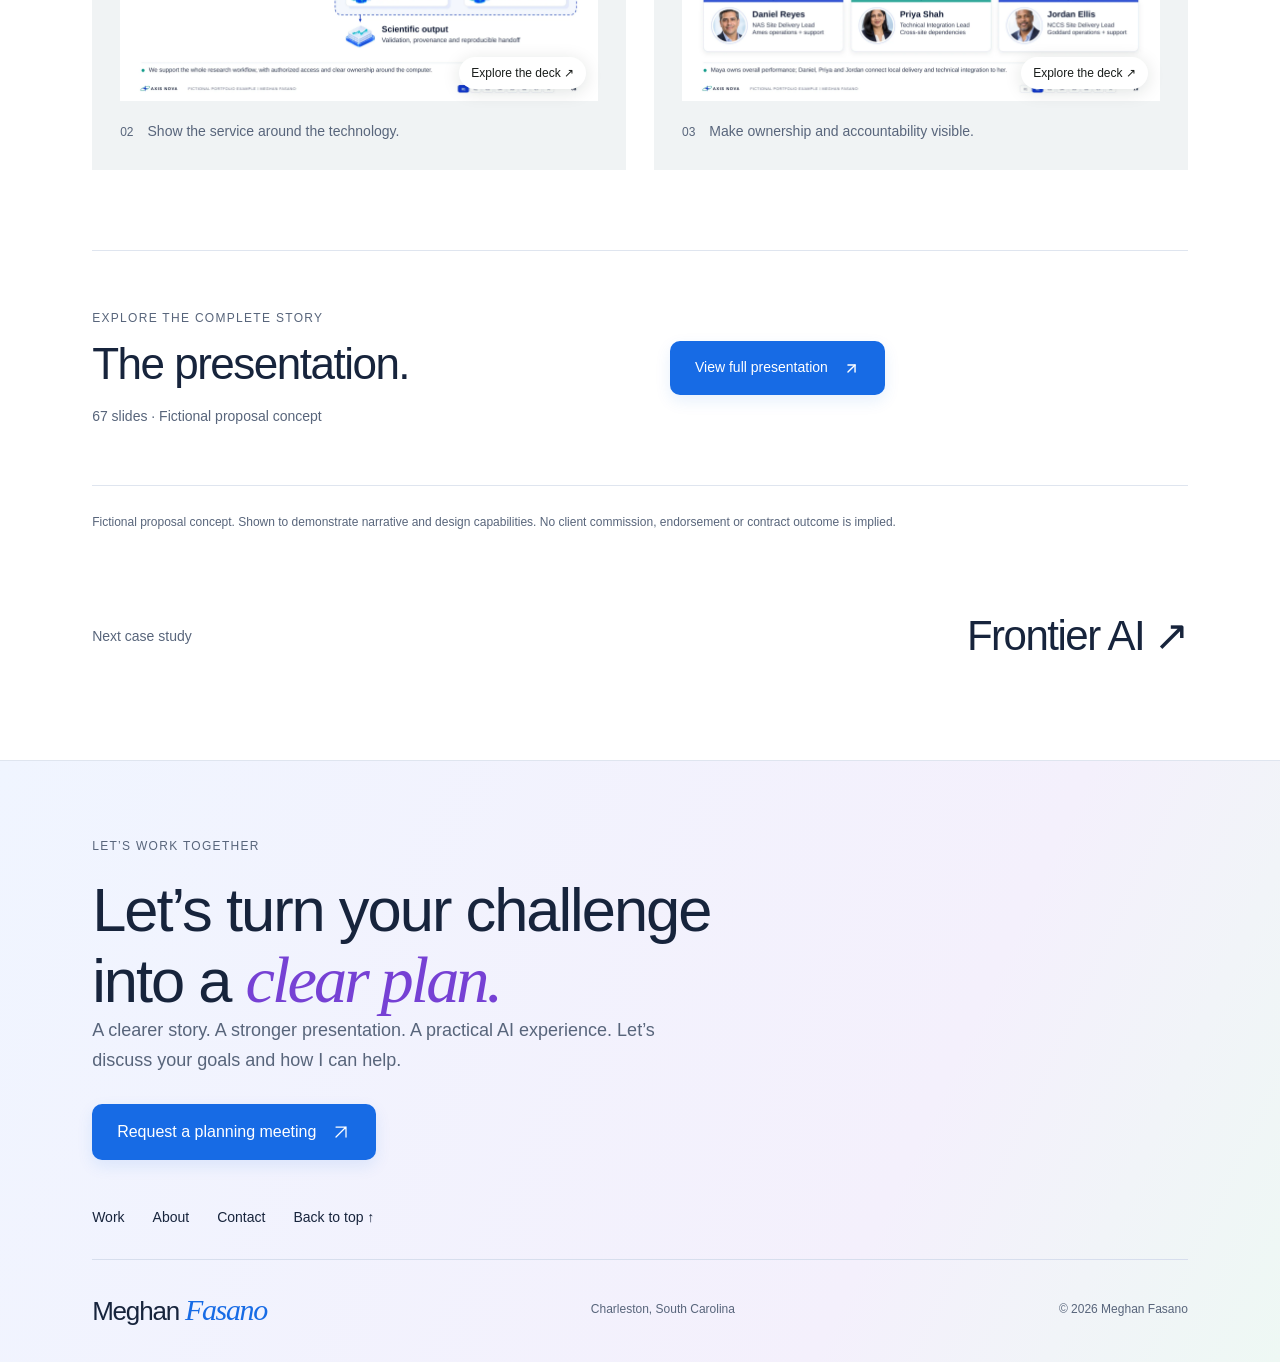
<file: work/axis-nova/index.html>
<!DOCTYPE html><html lang="en"><head><meta charSet="utf-8"/><meta name="viewport" content="width=device-width, initial-scale=1"/><link rel="preload" href="/decks/axis-nova/001.webp" as="image"/><link rel="stylesheet" href="/_next/static/chunks/41bfwg4bxyr71.css" data-precedence="next"/><link rel="stylesheet" href="/_next/static/chunks/2gd4gbjoqup3_.css" data-precedence="next"/><link rel="stylesheet" href="/_next/static/chunks/1s57aukebno__.css" data-precedence="next"/><link rel="preload" as="script" fetchPriority="low" href="/_next/static/chunks/2tajcupbair2y.js"/><script src="/_next/static/chunks/4193kwfkw7y8r.js" async=""></script><script src="/_next/static/chunks/2-b4zugezsx3i.js" async=""></script><script src="/_next/static/chunks/turbopack-00yo290gbbbm8.js" async=""></script><script src="/_next/static/chunks/0-4zpttn2a9wb.js" async=""></script><script src="/_next/static/chunks/22n-byze585pa.js" async=""></script><script src="/_next/static/chunks/0h37ku-vfu9i7.js" async=""></script><script src="/_next/static/chunks/19toedpe9aoor.js" async=""></script><title>Axis Nova | Meghan Fasano</title><meta name="description" content="Connect a scientific computing proposal to the mission, the people and the delivery commitments an evaluator needs to assess."/><link rel="shortcut icon" href="/favicon.svg"/><link rel="icon" href="/favicon.svg"/><script src="/_next/static/chunks/0cz1d0mv5g_q7.js" noModule=""></script></head><body class="antialiased"><div hidden=""><!--$--><!--/$--></div><div class="folio" id="top"><a class="skip-link" href="#main">Skip to content</a><header class="folio-header folio-wrap"><a class="folio-name" href="/" aria-label="Meghan Fasano home"><span>MEGHAN</span><em>fasano</em></a><p class="header-discipline">DESIGN &amp; COMMUNICATIONS LEADER</p><nav aria-label="Main navigation"><a href="/" aria-current="page">Work</a><a href="/about">About</a><button class="" type="button" aria-haspopup="dialog" aria-expanded="false" data-state="closed" data-slot="dialog-trigger">Résumé</button><button class="" type="button" aria-haspopup="dialog" aria-expanded="false" data-state="closed" data-slot="dialog-trigger">Contact</button></nav></header><main id="main" class="folio-wrap"><section class="case-intro"><a class="back-link" href="/">← Selected work</a><p class="folio-eyebrow">Axis Nova<!-- --> / <!-- -->Proposal storytelling · Orals design</p><h1>An ambitious mission<!-- -->. <em>A story people can follow.</em></h1><div class="case-meta"><div><span>MY ROLE</span><p>Proposal narrative, visual system &amp; presentation design</p></div><div><span>PROJECT CONTEXT</span><p>Fictional proposal concept</p></div></div><div class="case-quicklinks"><button class="portfolio-button" disabled="" type="button" aria-haspopup="dialog" aria-expanded="false" data-state="closed" data-slot="dialog-trigger">View all <!-- -->67<!-- --> slides ↗</button></div></section><figure class="case-cover"><button class="image-preview-trigger deck-cover-trigger" aria-label="Open Axis Nova presentation from slide 1" disabled="" type="button" aria-haspopup="dialog" aria-expanded="false" data-state="closed" data-slot="dialog-trigger"><img src="/decks/axis-nova/001.webp" alt="Axis Nova presentation cover" loading="eager"/><span class="preview-badge">View all <!-- -->67<!-- --> slides ↗</span></button></figure><section class="case-brief"><div><span class="folio-eyebrow">01 / THE CHALLENGE</span><h2>Connect a scientific computing proposal to the mission, the people and the delivery commitments an evaluator needs to assess.</h2></div><div><span class="folio-eyebrow">02 / THE APPROACH</span><p>I built a narrative from mission to service, then to the team and its accountability. Illustrated systems and clear role structures give each chapter a distinct purpose.</p></div></section><section class="process-photo"><figure><button class="image-preview-trigger" aria-label="Enlarge image: AI-generated stand-in photo of a collaborative Axis Nova story review" type="button" aria-haspopup="dialog" aria-expanded="false" data-state="closed" data-slot="dialog-trigger"><img src="/images/nasa-collaboration.webp" alt="AI-generated stand-in photo of a collaborative Axis Nova story review" loading="lazy"/><span class="preview-badge"><svg xmlns="http://www.w3.org/2000/svg" width="15" height="15" viewBox="0 0 24 24" fill="none" stroke="currentColor" stroke-width="2" stroke-linecap="round" stroke-linejoin="round" class="lucide lucide-maximize2 lucide-maximize-2" aria-hidden="true"><path d="M15 3h6v6"></path><path d="m21 3-7 7"></path><path d="m3 21 7-7"></path><path d="M9 21H3v-6"></path></svg> Enlarge</span></button><figcaption>AI-generated stand-in. Replaceable with personal project photography.</figcaption></figure><div><p class="folio-eyebrow">BEHIND THE STORY</p><h2>Make the mission visible in every decision.</h2><p>A strong proposal connects specialists, presenters and a shared narrative. The story must work both as a presentation and as evidence an evaluator can follow.</p></div></section><section class="finished-work"><div class="section-line"><div><p class="folio-eyebrow">03 / THE FINISHED WORK</p><h2>A closer look.</h2></div><p>A 67-slide fictional orals presentation with technical, management, team and past-performance sections.</p></div><div class="case-slides"><figure><button class="image-preview-trigger" aria-label="Open Axis Nova presentation at slide 4" disabled="" type="button" aria-haspopup="dialog" aria-expanded="false" data-state="closed" data-slot="dialog-trigger"><img src="/decks/axis-nova/004-v2.webp" alt="Start with the scientific mission." loading="lazy"/><span class="preview-badge">Explore the deck ↗</span></button><figcaption><span>01</span>Start with the scientific mission.</figcaption></figure><figure><button class="image-preview-trigger" aria-label="Open Axis Nova presentation at slide 8" disabled="" type="button" aria-haspopup="dialog" aria-expanded="false" data-state="closed" data-slot="dialog-trigger"><img src="/decks/axis-nova/008.webp" alt="Show the service around the technology." loading="lazy"/><span class="preview-badge">Explore the deck ↗</span></button><figcaption><span>02</span>Show the service around the technology.</figcaption></figure><figure><button class="image-preview-trigger" aria-label="Open Axis Nova presentation at slide 10" disabled="" type="button" aria-haspopup="dialog" aria-expanded="false" data-state="closed" data-slot="dialog-trigger"><img src="/decks/axis-nova/010.webp" alt="Make ownership and accountability visible." loading="lazy"/><span class="preview-badge">Explore the deck ↗</span></button><figcaption><span>03</span>Make ownership and accountability visible.</figcaption></figure></div></section><section class="project-files" id="presentation"><div><p class="folio-eyebrow">EXPLORE THE COMPLETE STORY</p><h2>The presentation.</h2><p>67<!-- --> slides · <!-- -->Fictional proposal concept</p></div><div class="file-actions"><button class="portfolio-button" disabled="" type="button" aria-haspopup="dialog" aria-expanded="false" data-state="closed" data-slot="dialog-trigger">View full presentation <svg xmlns="http://www.w3.org/2000/svg" width="17" height="17" viewBox="0 0 24 24" fill="none" stroke="currentColor" stroke-width="2" stroke-linecap="round" stroke-linejoin="round" class="lucide lucide-arrow-up-right" aria-hidden="true"><path d="M7 7h10v10"></path><path d="M7 17 17 7"></path></svg></button></div></section><p class="folio-disclosure">Fictional proposal concept<!-- -->. Shown to demonstrate narrative and design capabilities. No client commission, endorsement or contract outcome is implied.</p><a class="next-project" href="/work/frontier-ai"><span>Next case study</span><strong>Frontier AI<!-- --> ↗</strong></a></main><footer class="folio-footer"><div class="folio-wrap"><div class="footer-lead planning-cta"><div><p class="folio-eyebrow">LET’S WORK TOGETHER</p><h2>Let’s turn your challenge<br/>into a <em>clear plan.</em></h2><p class="planning-copy">A clearer story. A stronger presentation. A practical AI experience. Let’s discuss your goals and how I can help.</p><div class="planning-actions"><button class="portfolio-button" type="button" aria-haspopup="dialog" aria-expanded="false" data-state="closed" data-slot="dialog-trigger">Request a planning meeting <svg width="20" height="20" viewBox="0 0 24 24" fill="none" aria-hidden="true"><path d="M6 18 18 6M6 6h12v12" stroke="currentColor" stroke-width="1.5" stroke-linecap="round" stroke-linejoin="round"></path></svg></button></div></div></div><div class="footer-links"><nav aria-label="Footer navigation"><a href="/">Work</a><a href="/about">About</a><button class="" type="button" aria-haspopup="dialog" aria-expanded="false" data-state="closed" data-slot="dialog-trigger">Contact</button><a href="#top">Back to top ↑</a></nav></div><div class="footer-meta"><a class="footer-signature" href="/">Meghan <em>Fasano</em></a><span>Charleston, South Carolina</span><span>© <!-- -->2026<!-- --> Meghan Fasano</span></div></div></footer></div><!--$--><!--/$--><script src="/_next/static/chunks/2tajcupbair2y.js" id="_R_" async=""></script><script>(self.__next_f=self.__next_f||[]).push([0])</script><script>self.__next_f.push([1,"1:\"$Sreact.fragment\"\n2:I[96726,[\"/_next/static/chunks/0-4zpttn2a9wb.js\"],\"default\"]\n3:I[15914,[\"/_next/static/chunks/0-4zpttn2a9wb.js\"],\"default\"]\n5:I[52800,[\"/_next/static/chunks/0-4zpttn2a9wb.js\"],\"OutletBoundary\"]\n6:\"$Sreact.suspense\"\n9:I[52800,[\"/_next/static/chunks/0-4zpttn2a9wb.js\"],\"ViewportBoundary\"]\nb:I[52800,[\"/_next/static/chunks/0-4zpttn2a9wb.js\"],\"MetadataBoundary\"]\nd:I[47276,[\"/_next/static/chunks/0-4zpttn2a9wb.js\"],\"default\",1]\n:HL[\"/_next/static/chunks/41bfwg4bxyr71.css\",\"style\"]\n:HL[\"/_next/static/chunks/2gd4gbjoqup3_.css\",\"style\"]\n:HL[\"/_next/static/chunks/1s57aukebno__.css\",\"style\"]\n8:X\n0:{\"P\":null,\"c\":[\"\",\"work\",\"axis-nova\",\"\"],\"q\":\"\",\"i\":false,\"f\":[[[\"\",{\"children\":[\"work\",{\"children\":[[\"slug\",\"axis-nova\",\"d\",[\"microsoft-launch-tool\"]],{\"children\":[\"__PAGE__\",{},\"$undefined\",\"$undefined\",4608]},\"$undefined\",\"$undefined\",4608]},\"$undefined\",\"$undefined\",4608]},\"$undefined\",\"$undefined\",4624],[[\"$\",\"$1\",\"c\",{\"children\":[[[\"$\",\"link\",\"0\",{\"rel\":\"stylesheet\",\"href\":\"/_next/static/chunks/41bfwg4bxyr71.css\",\"precedence\":\"next\",\"crossOrigin\":\"$undefined\",\"nonce\":\"$undefined\"}],[\"$\",\"link\",\"1\",{\"rel\":\"stylesheet\",\"href\":\"/_next/static/chunks/2gd4gbjoqup3_.css\",\"precedence\":\"next\",\"crossOrigin\":\"$undefined\",\"nonce\":\"$undefined\"}],[\"$\",\"link\",\"2\",{\"rel\":\"stylesheet\",\"href\":\"/_next/static/chunks/1s57aukebno__.css\",\"precedence\":\"next\",\"crossOrigin\":\"$undefined\",\"nonce\":\"$undefined\"}],[\"$\",\"script\",\"script-0\",{\"src\":\"/_next/static/chunks/0-4zpttn2a9wb.js\",\"async\":true,\"nonce\":\"$undefined\"}]],[\"$\",\"html\",null,{\"lang\":\"en\",\"children\":[\"$\",\"body\",null,{\"className\":\"antialiased\",\"children\":[\"$\",\"$L2\",null,{\"parallelRouterKey\":\"children\",\"error\":\"$undefined\",\"errorStyles\":\"$undefined\",\"errorScripts\":\"$undefined\",\"template\":[\"$\",\"$L3\",null,{}],\"templateStyles\":\"$undefined\",\"templateScripts\":\"$undefined\",\"notFound\":[[[\"$\",\"title\",null,{\"children\":\"404: This page could not be found.\"}],[\"$\",\"div\",null,{\"style\":{\"fontFamily\":\"system-ui,\\\"Segoe UI\\\",Roboto,Helvetica,Arial,sans-serif,\\\"Apple Color Emoji\\\",\\\"Segoe UI Emoji\\\"\",\"height\":\"100vh\",\"textAlign\":\"center\",\"display\":\"flex\",\"flexDirection\":\"column\",\"alignItems\":\"center\",\"justifyContent\":\"center\"},\"children\":[\"$\",\"div\",null,{\"children\":[[\"$\",\"style\",null,{\"dangerouslySetInnerHTML\":{\"__html\":\"body{color:#000;background:#fff;margin:0}.next-error-h1{border-right:1px solid rgba(0,0,0,.3)}@media (prefers-color-scheme:dark){body{color:#fff;background:#000}.next-error-h1{border-right:1px solid rgba(255,255,255,.3)}}\"}}],[\"$\",\"h1\",null,{\"className\":\"next-error-h1\",\"style\":{\"display\":\"inline-block\",\"margin\":\"0 20px 0 0\",\"padding\":\"0 23px 0 0\",\"fontSize\":24,\"fontWeight\":500,\"verticalAlign\":\"top\",\"lineHeight\":\"49px\"},\"children\":404}],[\"$\",\"div\",null,{\"style\":{\"display\":\"inline-block\"},\"children\":[\"$\",\"h2\",null,{\"style\":{\"fontSize\":14,\"fontWeight\":400,\"lineHeight\":\"49px\",\"margin\":0},\"children\":\"This page could not be found.\"}]}]]}]}]],[]],\"forbidden\":\"$undefined\",\"unauthorized\":\"$undefined\"}]}]}]]}],{\"children\":[[\"$\",\"$1\",\"c\",{\"children\":[null,[\"$\",\"$L2\",null,{\"parallelRouterKey\":\"children\",\"error\":\"$undefined\",\"errorStyles\":\"$undefined\",\"errorScripts\":\"$undefined\",\"template\":[\"$\",\"$L3\",null,{}],\"templateStyles\":\"$undefined\",\"templateScripts\":\"$undefined\",\"notFound\":\"$undefined\",\"forbidden\":\"$undefined\",\"unauthorized\":\"$undefined\"}]]}],{\"children\":[[\"$\",\"$1\",\"c\",{\"children\":[null,[\"$\",\"$L2\",null,{\"parallelRouterKey\":\"children\",\"error\":\"$undefined\",\"errorStyles\":\"$undefined\",\"errorScripts\":\"$undefined\",\"template\":[\"$\",\"$L3\",null,{}],\"templateStyles\":\"$undefined\",\"templateScripts\":\"$undefined\",\"notFound\":\"$undefined\",\"forbidden\":\"$undefined\",\"unauthorized\":\"$undefined\"}]]}],{\"children\":[[\"$\",\"$1\",\"c\",{\"children\":[\"$L4\",[[\"$\",\"script\",\"script-0\",{\"src\":\"/_next/static/chunks/22n-byze585pa.js\",\"async\":true,\"nonce\":\"$undefined\"}],[\"$\",\"script\",\"script-1\",{\"src\":\"/_next/static/chunks/0h37ku-vfu9i7.js\",\"async\":true,\"nonce\":\"$undefined\"}],[\"$\",\"script\",\"script-2\",{\"src\":\"/_next/static/chunks/19toedpe9aoor.js\",\"async\":true,\"nonce\":\"$undefined\"}]],[\"$\",\"$L5\",null,{\"children\":[\"$\",\"$6\",null,{\"name\":\"Next.MetadataOutlet\",\"children\":\"$@7\"}]}]]}],{},null,false,null]},null,false,\"$8\"]},null,false,\"$8\"]},null,false,null],[\"$\",\"$1\",\"h\",{\"children\":[null,[\"$\",\"$L9\",null,{\"children\":\"$La\"}],[\"$\",\"div\",null,{\"hidden\":true,\"children\":[\"$\",\"$Lb\",null,{\"children\":[\"$\",\"$6\",null,{\"name\":\"Next.Metadata\",\"children\":\"$Lc\"}]}]}],null]}],false]],\"m\":\"$undefined\",\"G\":[\"$d\",[[\"$\",\"link\",\"0\",{\"rel\":\"stylesheet\",\"href\":\"/_next/static/chunks/41bfwg4bxyr71.css\",\"precedence\":\"next\",\"crossOrigin\":\"$undefined\",\"nonce\":\"$undefined\"}],[\"$\",\"link\",\"1\",{\"rel\":\"stylesheet\",\"href\":\"/_next/static/chunks/2gd4gbjoqup3_.css\",\"precedence\":\"next\",\"crossOrigin\":\"$undefined\",\"nonce\":\"$undefined\"}],[\"$\",\"link\",\"2\",{\"rel\":\"stylesheet\",\"href\":\"/_next/static/chunks/1s57aukebno__.css\",\"precedence\":\"next\",\"crossOrigin\":\"$undefined\",\"nonce\":\"$undefined\"}]]],\"S\":true,\"h\":null,\"r\":\"$undefined\",\"s\":\"$undefined\",\"a\":\"$undefined\",\"l\":\"$undefined\",\"p\":\"$undefined\",\"d\":\"$undefined\",\"b\":\"87OEuxdsKXMthVpdMvTQ5\"}\ne:I[33674,[\"/_next/static/chunks/0-4zpttn2a9wb.js\",\"/_next/static/chunks/22n-byze585pa.js\",\"/_next/static/chunks/0h37ku-vfu9i7.js\",\"/_next/static/chunks/19toedpe9aoor.js\"],\"ResumeButton\"]\nf:I[33674,[\"/_next/static/chunks/0-4zpttn2a9wb.js\",\"/_next/static/chunks/22n-byze585pa.js\",\"/_next/static/chunks/0h37ku-vfu9i7.js\",\"/_next/static/chunks/19toedpe9aoor.js\"],\"ContactButton\"]\n10:I[32957,[\"/_next/static/chunks/0-4zpttn2a9wb.js\",\"/_next/static/chunks/22n-byze585pa.js\",\"/_next/static/chunks/0h37ku-vfu9i7.js\",\"/_next/static/chunks/19toedpe9aoor.js\"],\"default\"]\n11:I[33674,[\"/_next/static/chunks/0-4zpttn2a9wb.js\",\"/_next/static/chunks/22n-byze585pa.js\",\"/_next/static/chunks/0h37ku-vfu9i7.js\",\"/_next/static/chunks/19toedpe9aoor.js\"],\"ImagePreview\"]\n:HL[\"/decks/axis-nova/001.webp\",\"image\"]\n8:C\n4:[\"$\",\"div\",null,{\"className\":\"folio\",\"id\":\"top\",\"children\":[[[\"$\",\"a\",null,{\"className\":\"skip-link\",\"href\":\"#main\",\"children\":\"Skip to content\"}],[\"$\",\"header\",null,{\"className\":\"folio-header folio-wrap\",\"children\":[[\"$\",\"a\",null,{\"className\":\"folio-name\",\"href\":\"/\",\"aria-label\":\"Meghan Fasano home\",\"children\":[[\"$\",\"span\",null,{\"children\":\"MEGHAN\"}],[\"$\",\"em\",null,{\"children\":\"fasano\"}]]}],[\"$\",\"p\",null,{\"className\":\"header-discipline\",\"children\":\"DESIGN \u0026 COMMUNICATIONS LEADER\"}],[\"$\",\"nav\",null,{\"aria-label\":\"Main navigation\",\"children\":[[\"$\",\"a\",null,{\"href\":\"/\",\"aria-current\":\"page\",\"children\":\"Work\"}],[\"$\",\"a\",null,{\"href\":\"/about\",\"aria-current\":\"$undefined\",\"children\":\"About\"}],[\"$\",\"$Le\",null,{}],[\"$\",\"$Lf\",null,{}]]}]]}]],[\"$\",\"main\",null,{\"id\":\"main\",\"className\":\"folio-wrap\",\"children\":[[\"$\",\"section\",null,{\"className\":\"case-intro\",\"children\":[[\"$\",\"a\",null,{\"className\":\"back-link\",\"href\":\"/\",\"children\":\"← Selected work\"}],[\"$\",\"p\",null,{\"className\":\"folio-eyebrow\",\"children\":[\"Axis Nova\",\" / \",\"Proposal storytelling · Orals design\"]}],[\"$\",\"h1\",null,{\"children\":[\"An ambitious mission\",\". \",[\"$\",\"em\",null,{\"children\":\"A story people can follow.\"}]]}],[\"$\",\"div\",null,{\"className\":\"case-meta\",\"children\":[[\"$\",\"div\",null,{\"children\":[[\"$\",\"span\",null,{\"children\":\"MY ROLE\"}],[\"$\",\"p\",null,{\"children\":\"Proposal narrative, visual system \u0026 presentation design\"}]]}],[\"$\",\"div\",null,{\"children\":[[\"$\",\"span\",null,{\"children\":\"PROJECT CONTEXT\"}],[\"$\",\"p\",null,{\"children\":\"Fictional proposal concept\"}]]}]]}],[\"$\",\"div\",null,{\"className\":\"case-quicklinks\",\"children\":[\"$\",\"$L10\",null,{\"id\":\"axis-nova\",\"children\":[\"View all \",67,\" slides ↗\"]}]}]]}],[\"$\",\"figure\",null,{\"className\":\"case-cover\",\"children\":[\"$\",\"$L10\",null,{\"id\":\"axis-nova\",\"triggerClassName\":\"image-preview-trigger deck-cover-trigger\",\"buttonLabel\":\"Open Axis Nova presentation from slide 1\",\"children\":[[\"$\",\"img\",null,{\"src\":\"/decks/axis-nova/001.webp\",\"alt\":\"Axis Nova presentation cover\",\"loading\":\"eager\"}],[\"$\",\"span\",null,{\"className\":\"preview-badge\",\"children\":[\"View all \",67,\" slides ↗\"]}]]}]}],[\"$\",\"section\",null,{\"className\":\"case-brief\",\"children\":[[\"$\",\"div\",null,{\"children\":[[\"$\",\"span\",null,{\"className\":\"folio-eyebrow\",\"children\":\"01 / THE CHALLENGE\"}],[\"$\",\"h2\",null,{\"children\":\"Connect a scientific computing proposal to the mission, the people and the delivery commitments an evaluator needs to assess.\"}]]}],[\"$\",\"div\",null,{\"children\":[[\"$\",\"span\",null,{\"className\":\"folio-eyebrow\",\"children\":\"02 / THE APPROACH\"}],[\"$\",\"p\",null,{\"children\":\"I built a narrative from mission to service, then to the team and its accountability. Illustrated systems and clear role structures give each chapter a distinct purpose.\"}]]}]]}],[\"$\",\"section\",null,{\"className\":\"process-photo\",\"children\":[[\"$\",\"figure\",null,{\"children\":[[\"$\",\"$L11\",null,{\"src\":\"/images/nasa-collaboration.webp\",\"alt\":\"AI-generated stand-in photo of a collaborative Axis Nova story review\"}],[\"$\",\"figcaption\",null,{\"children\":\"AI-generated stand-in. Replaceable with personal project photography.\"}]]}],[\"$\",\"div\",null,{\"children\":[[\"$\",\"p\",null,{\"className\":\"folio-eyebrow\",\"children\":\"BEHIND THE STORY\"}],[\"$\",\"h2\",null,{\"children\":\"Make the mission visible in every decision.\"}],[\"$\",\"p\",null,{\"children\":\"A strong proposal connects specialists, presenters and a shared narrative. The story must work both as a presentation and as evidence an evaluator can follow.\"}]]}]]}],[\"$\",\"section\",null,{\"className\":\"finished-work\",\"children\":[[\"$\",\"div\",null,{\"className\":\"section-line\",\"children\":[[\"$\",\"div\",null,{\"children\":[[\"$\",\"p\",null,{\"className\":\"folio-eyebrow\",\"children\":\"03 / THE FINISHED WORK\"}],[\"$\",\"h2\",null,{\"children\":\"A closer look.\"}]]}],[\"$\",\"p\",null,{\"children\":\"A 67-slide fictional orals presentation with technical, management, team and past-performance sections.\"}]]}],[\"$\",\"div\",null,{\"className\":\"case-slides\",\"children\":[[\"$\",\"figure\",\"4\",{\"children\":[[\"$\",\"$L10\",null,{\"id\":\"axis-nova\",\"initialSlide\":3,\"triggerClassName\":\"image-preview-trigger\",\"buttonLabel\":\"Open Axis Nova presentation at slide 4\",\"children\":[[\"$\",\"img\",null,{\"src\":\"/decks/axis-nova/004-v2.webp\",\"alt\":\"Start with the scientific mission.\",\"loading\":\"lazy\"}],[\"$\",\"span\",null,{\"className\":\"preview-badge\",\"children\":\"Explore the deck ↗\"}]]}],[\"$\",\"figcaption\",null,{\"children\":[[\"$\",\"span\",null,{\"children\":\"01\"}],\"Start with the scientific mission.\"]}]]}],[\"$\",\"figure\",\"8\",{\"children\":[[\"$\",\"$L10\",null,{\"id\":\"axis-nova\",\"initialSlide\":7,\"triggerClassName\":\"image-preview-trigger\",\"buttonLabel\":\"Open Axis Nova presentation at slide 8\",\"children\":[\"$L12\",\"$L13\"]}],\"$L14\"]}],\"$L15\"]}]]}],\"$L16\",\"$L17\",\"$L18\"]}],\"$L19\"]}]\n12:[\"$\",\"img\",null,{\"src\":\"/decks/axis-nova/008.webp\",\"alt\":\"Show the service around the technology.\",\"loading\":\"lazy\"}]\n13:[\"$\",\"span\",null,{\"className\":\"preview-badge\",\"children\":\"Explore the deck ↗\"}]\n14:[\"$\",\"figcaption\",null,{\"children\":[[\"$\",\"span\",null,{\"children\":\"02\"}],\"Show the service around the technology.\"]}]\n15:[\"$\",\"figure\",\"10\",{\"children\":[[\"$\",\"$L10\",null,{\"id\":\"axis-nova\",\"initialSlide\":9,\"triggerClassName\":\"image-preview-trigger\",\"buttonLabel\":\"Open Axis Nova presentation at slide 10\",\"children\":[[\"$\",\"img\",null,{\"src\":\"/decks/axis-nova/010.webp\",\"alt\":\"Make ownership and accountability visible.\",\"loading\":\"lazy\"}],[\"$\",\"span\",null,{\"className\":\"preview-badge\",\"children\":\"Explore the deck ↗\"}]]}],[\"$\",\"figcaption\",null,{\"children\":[[\"$\",\"span\",null,{\"children\":\"03\"}],\"Make ownership and accountability visible.\"]}]]}]\n16:[\"$\",\"section\",null,{\"className\":\"project-files\",\"id\":\"presentation\",\"children\":[[\"$\",\"div\",null,{\"children\":[[\"$\",\"p\",null,{\"className\":\"folio-eyebrow\",\"children\":\"EXPLORE THE COMPLETE STORY\"}],[\"$\",\"h2\",null,{\"children\":\"The presentation.\"}],[\"$\",\"p\",null,{\"children\":[67,\" slides · \",\"Fictional proposal concept\"]}]]}],[\"$\",\"div\",null,{\"className\":\"file-actions\",\"children\":[\"$\",\"$L10\",null,{\"id\":\"axis-nova\"}]}]]}]\n17:[\"$\",\"p\",null,{\"className\":\"folio-disclosure\",\"children\":[\"Fictional proposal concept\",\". Shown to demonstrate narrative and design capabilities. No client commission, endorsement or contract outcome is implied.\"]}]\n18:[\"$\",\"a\",null,{\"className\":\"next-project\",\"href\":\"/work/frontier-ai\",\"children\":[[\"$\",\"span\",null,{\"children\":\"Next case study\"}],[\"$\",\"strong\",null,{\"children\":[\"Frontier AI\",\" ↗\"]}]]}]\n19:[\"$\",\"footer\",null,{\"className\":\"folio-footer\",\"children\":[\"$\",\"div\",null,{\"className\":\"folio-wrap\",\"children\":[[\"$\",\"div\",null,{\"className\":\"footer-lead planning-cta\",\"children\":[\"$\",\"div\",null,{\"children\":[[\"$\",\"p\",null,{\"className\":\"folio-eyebrow\",\"children\":\"LET’S WORK TOGETHER\"}],[\"$\",\"h2\",null,{\"children\":[\"Let’s turn your challenge\",[\"$\",\"br\",null,{}],\"into a \",[\"$\",\"em\",null,{\"children\":\"clear plan.\"}]]}],[\"$\",\"p\",null,{\"className\":\"planning-copy\",\"children\":\"A clearer story. A stronger presentation. A practical AI experience. Let’s discuss your goals and how I can help.\"}],[\"$\",\"div\",null,{\"className\":\"planning-actions\",\"children\":[\"$\",\"$Lf\",null,{\"className\":\"portfolio-button\",\"intent\":\"consultation\",\"children\":[\"Request a planning meeting \",[\"$\",\"svg\",null,{\"width\":\"20\",\"height\":\"20\",\"viewBox\":\"0 0 24 24\",\"fill\":\"none\",\"aria-hidden\":\"true\",\"children\":[\"$\",\"path\",null,{\"d\":\"M6 18 18 6M6 6h12v12\",\"stroke\":\"currentColor\",\"strokeWidth\":\"1.5\",\"strokeLinecap\":\"round\",\"strokeLinejoin\":\"round\"}]}]]}]}]]}]}],[\"$\",\"div\",null,{\"className\":\"footer-links\",\"children\":[\"$\",\"nav\",null,{\"aria-label\":\"Footer navigation\",\"children\":[[\"$\",\"a\",null,{\"href\":\"/\",\"children\":\"Work\"}],[\"$\",\"a\",null,{\"href\":\"/about\",\"children\":\"About\"}],[\"$\",\"$Lf\",null,{}],[\"$\",\"a\",null,{\"href\":\"#top\",\"children\":\"Back to top ↑\"}]]}]}],[\"$\",\"div\",null,{\"className\":\"footer-meta\",\"children\":[[\"$\",\"a\",null,{\"className\":\"footer-signature\",\"href\":\"/\",\"children\":[\"Meghan \",[\"$\",\"em\",null,{\"children\":\"Fasano\"}]]}],[\"$\",\"span\",null,{\"children\":\"Charleston, South Carolina\"}],[\"$\",\"span\",null,{\"children\":[\"© \",2026,\" Meghan Fasano\"]}]]}]]}]}]\na:[[\"$\",\"meta\",\"0\",{\"charSet\":\"utf-8\"}],[\"$\",\"meta\",\"1\",{\"name\":\"viewport\",\"content\":\"width=device-width, initial-scale=1\"}]]\n1a:I[85743,[\"/_next/static/chunks/0-4zpttn2a9wb.js\"],\"IconMark\"]\n7:null\nc:[[\"$\",\"title\",\"0\",{\"children\":\"Axis Nova | Meghan Fasano\"}],[\"$\",\"meta\",\"1\",{\"name\":\"description\",\"content\":\"Connect a scientific computing proposal to the mission, the people and the delivery commitments an evaluator needs to assess.\"}],[\"$\",\"link\",\"2\",{\"rel\":\"shortcut icon\",\"href\":\"/favicon.svg\"}],[\"$\",\"link\",\"3\",{\"rel\":\"icon\",\"href\":\"/favicon.svg\"}],[\"$\",\"$L1a\",\"4\",{}]]\n"])</script></body></html>
</file>
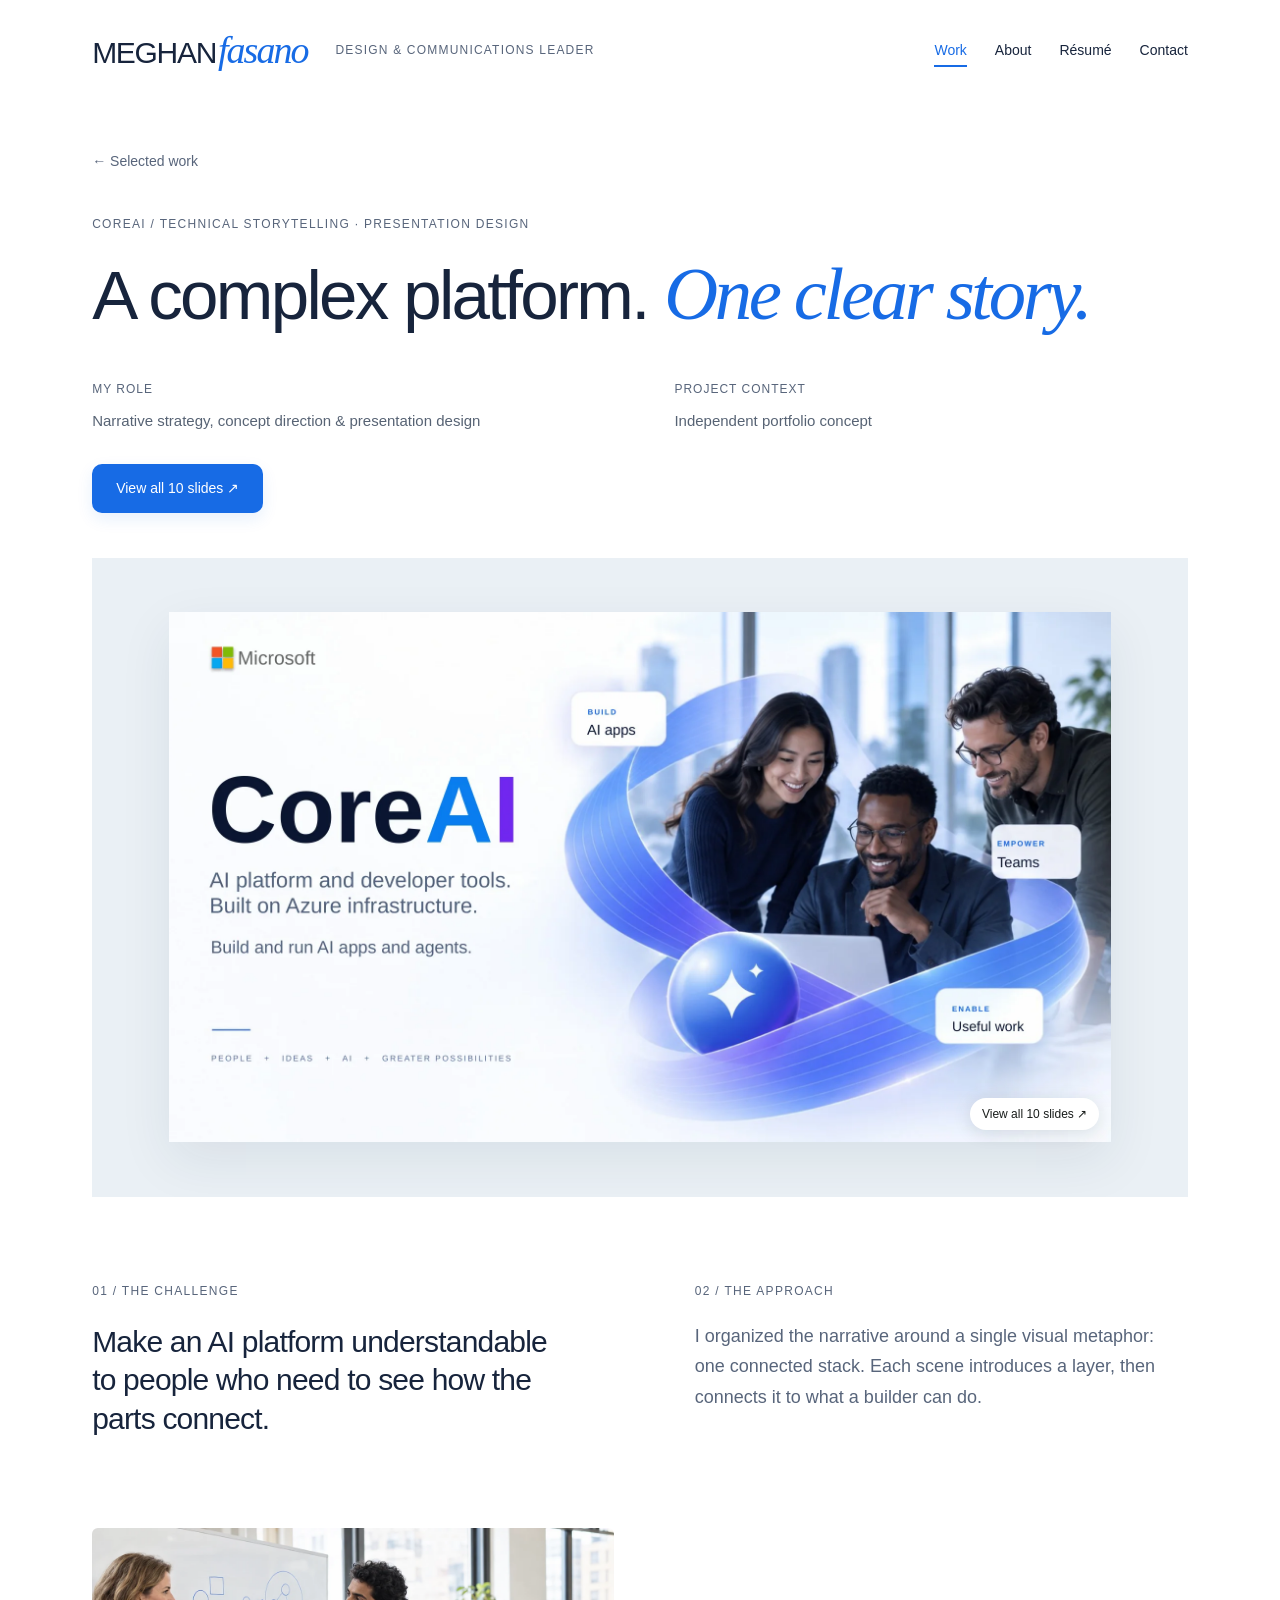
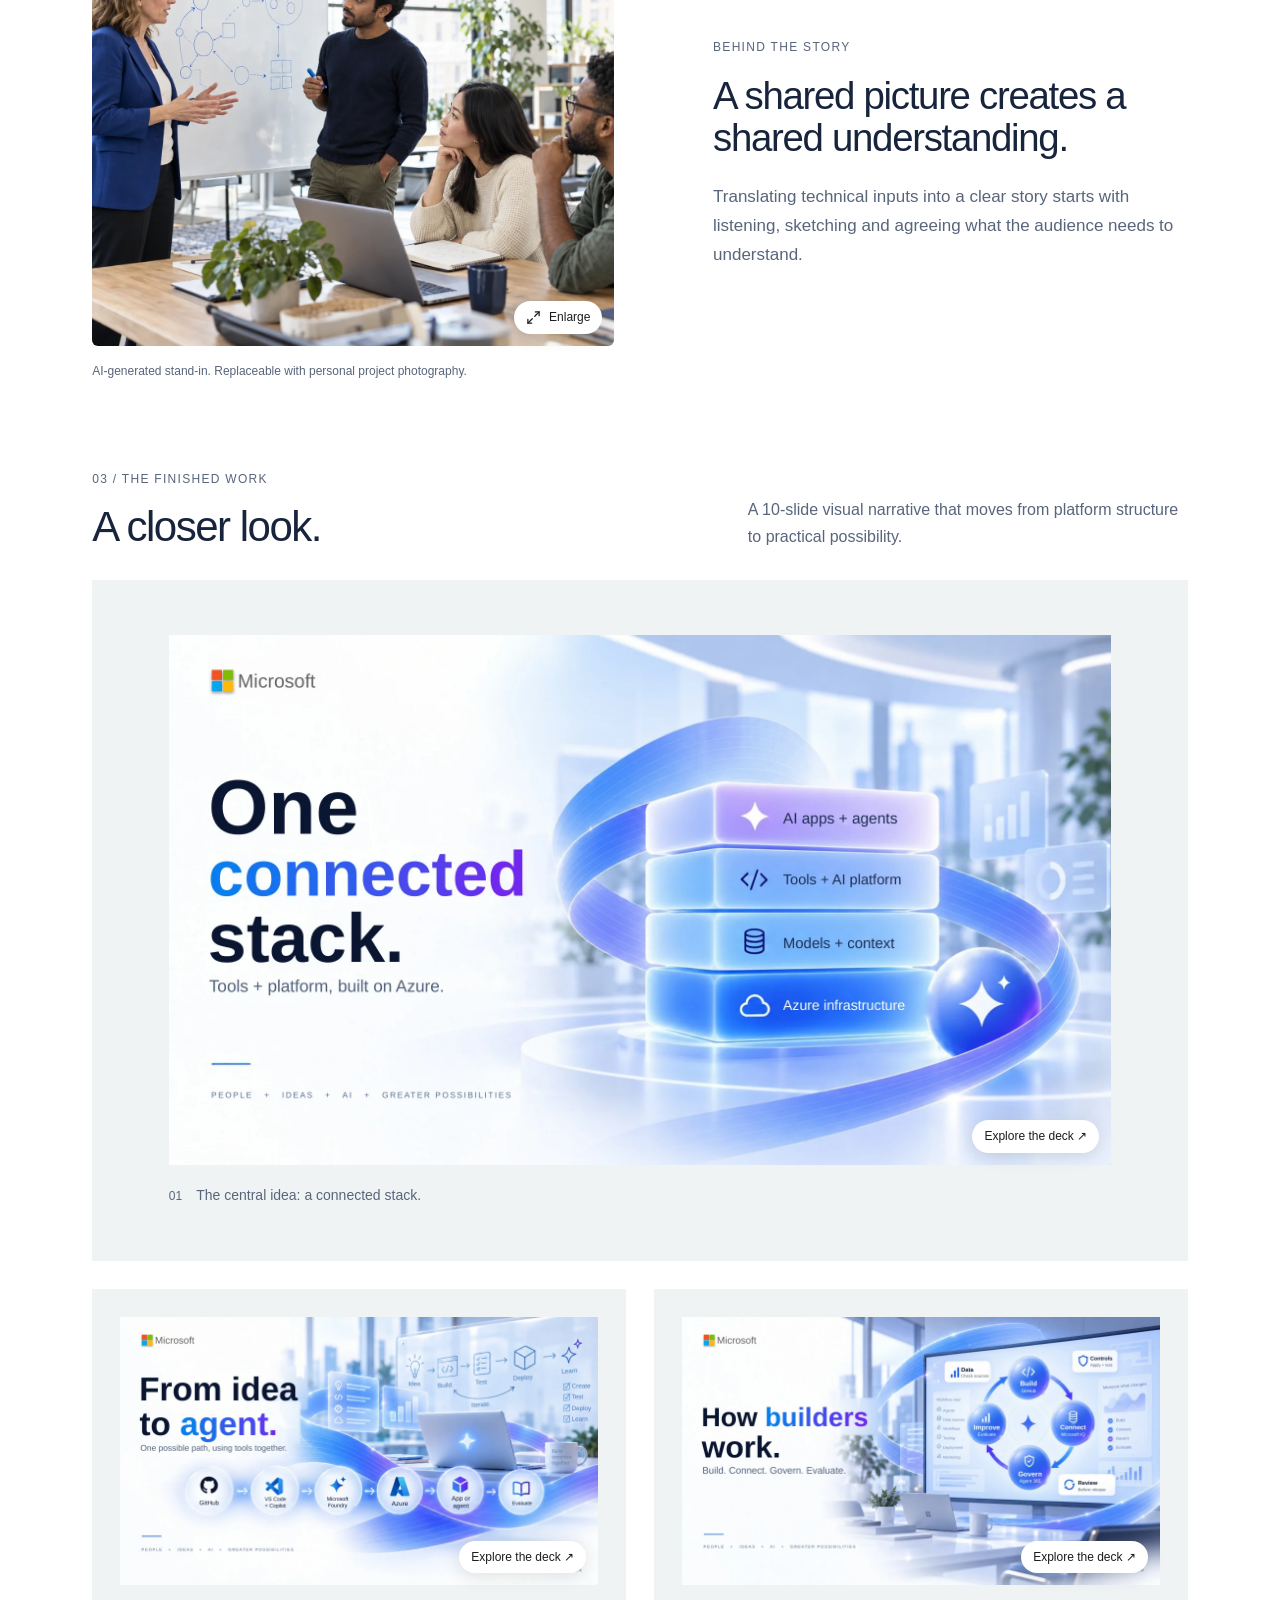
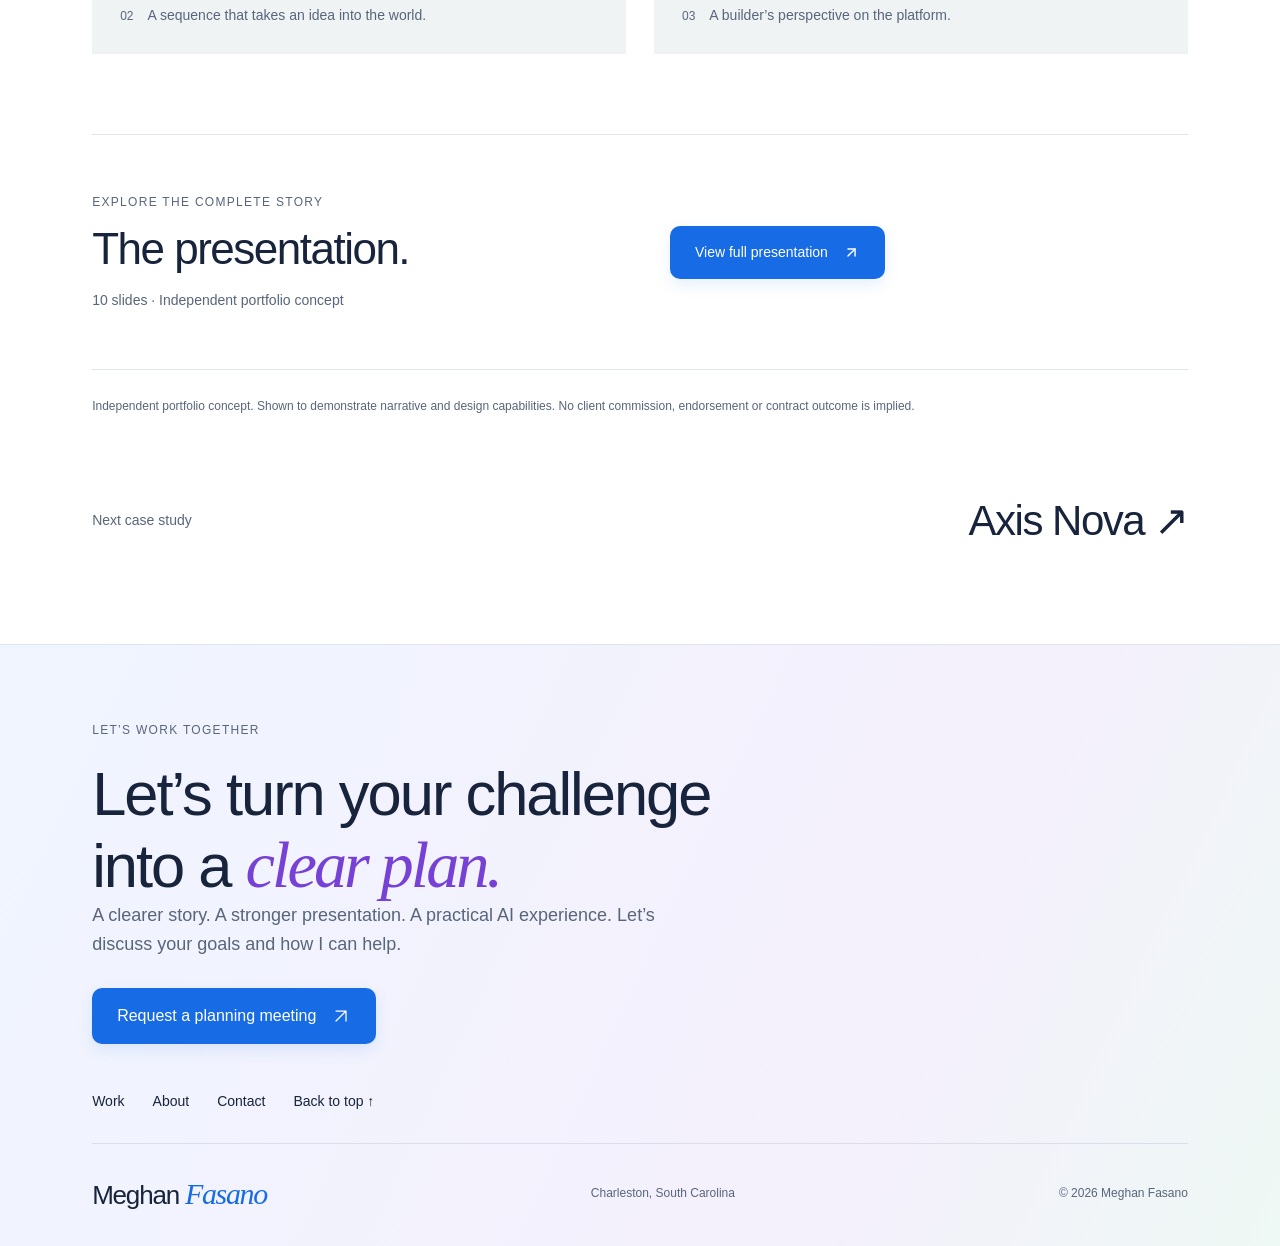
<file: work/core-ai/index.html>
<!DOCTYPE html><html lang="en"><head><meta charSet="utf-8"/><meta name="viewport" content="width=device-width, initial-scale=1"/><link rel="preload" href="/decks/core-ai/001.webp" as="image"/><link rel="stylesheet" href="/_next/static/chunks/41bfwg4bxyr71.css" data-precedence="next"/><link rel="stylesheet" href="/_next/static/chunks/2gd4gbjoqup3_.css" data-precedence="next"/><link rel="stylesheet" href="/_next/static/chunks/1s57aukebno__.css" data-precedence="next"/><link rel="preload" as="script" fetchPriority="low" href="/_next/static/chunks/2tajcupbair2y.js"/><script src="/_next/static/chunks/4193kwfkw7y8r.js" async=""></script><script src="/_next/static/chunks/2-b4zugezsx3i.js" async=""></script><script src="/_next/static/chunks/turbopack-00yo290gbbbm8.js" async=""></script><script src="/_next/static/chunks/0-4zpttn2a9wb.js" async=""></script><script src="/_next/static/chunks/22n-byze585pa.js" async=""></script><script src="/_next/static/chunks/0h37ku-vfu9i7.js" async=""></script><script src="/_next/static/chunks/19toedpe9aoor.js" async=""></script><title>CoreAI | Meghan Fasano</title><meta name="description" content="Make an AI platform understandable to people who need to see how the parts connect."/><link rel="shortcut icon" href="/favicon.svg"/><link rel="icon" href="/favicon.svg"/><script src="/_next/static/chunks/0cz1d0mv5g_q7.js" noModule=""></script></head><body class="antialiased"><div hidden=""><!--$--><!--/$--></div><div class="folio" id="top"><a class="skip-link" href="#main">Skip to content</a><header class="folio-header folio-wrap"><a class="folio-name" href="/" aria-label="Meghan Fasano home"><span>MEGHAN</span><em>fasano</em></a><p class="header-discipline">DESIGN &amp; COMMUNICATIONS LEADER</p><nav aria-label="Main navigation"><a href="/" aria-current="page">Work</a><a href="/about">About</a><button class="" type="button" aria-haspopup="dialog" aria-expanded="false" data-state="closed" data-slot="dialog-trigger">Résumé</button><button class="" type="button" aria-haspopup="dialog" aria-expanded="false" data-state="closed" data-slot="dialog-trigger">Contact</button></nav></header><main id="main" class="folio-wrap"><section class="case-intro"><a class="back-link" href="/">← Selected work</a><p class="folio-eyebrow">CoreAI<!-- --> / <!-- -->Technical storytelling · Presentation design</p><h1>A complex platform<!-- -->. <em>One clear story.</em></h1><div class="case-meta"><div><span>MY ROLE</span><p>Narrative strategy, concept direction &amp; presentation design</p></div><div><span>PROJECT CONTEXT</span><p>Independent portfolio concept</p></div></div><div class="case-quicklinks"><button class="portfolio-button" disabled="" type="button" aria-haspopup="dialog" aria-expanded="false" data-state="closed" data-slot="dialog-trigger">View all <!-- -->10<!-- --> slides ↗</button></div></section><figure class="case-cover"><button class="image-preview-trigger deck-cover-trigger" aria-label="Open CoreAI presentation from slide 1" disabled="" type="button" aria-haspopup="dialog" aria-expanded="false" data-state="closed" data-slot="dialog-trigger"><img src="/decks/core-ai/001.webp" alt="CoreAI presentation cover" loading="eager"/><span class="preview-badge">View all <!-- -->10<!-- --> slides ↗</span></button></figure><section class="case-brief"><div><span class="folio-eyebrow">01 / THE CHALLENGE</span><h2>Make an AI platform understandable to people who need to see how the parts connect.</h2></div><div><span class="folio-eyebrow">02 / THE APPROACH</span><p>I organized the narrative around a single visual metaphor: one connected stack. Each scene introduces a layer, then connects it to what a builder can do.</p></div></section><section class="process-photo"><figure><button class="image-preview-trigger" aria-label="Enlarge image: AI-generated stand-in photo of a collaborative CoreAI story review" type="button" aria-haspopup="dialog" aria-expanded="false" data-state="closed" data-slot="dialog-trigger"><img src="/images/coreai-collaboration.webp" alt="AI-generated stand-in photo of a collaborative CoreAI story review" loading="lazy"/><span class="preview-badge"><svg xmlns="http://www.w3.org/2000/svg" width="15" height="15" viewBox="0 0 24 24" fill="none" stroke="currentColor" stroke-width="2" stroke-linecap="round" stroke-linejoin="round" class="lucide lucide-maximize2 lucide-maximize-2" aria-hidden="true"><path d="M15 3h6v6"></path><path d="m21 3-7 7"></path><path d="m3 21 7-7"></path><path d="M9 21H3v-6"></path></svg> Enlarge</span></button><figcaption>AI-generated stand-in. Replaceable with personal project photography.</figcaption></figure><div><p class="folio-eyebrow">BEHIND THE STORY</p><h2>A shared picture creates a shared understanding.</h2><p>Translating technical inputs into a clear story starts with listening, sketching and agreeing what the audience needs to understand.</p></div></section><section class="finished-work"><div class="section-line"><div><p class="folio-eyebrow">03 / THE FINISHED WORK</p><h2>A closer look.</h2></div><p>A 10-slide visual narrative that moves from platform structure to practical possibility.</p></div><div class="case-slides"><figure><button class="image-preview-trigger" aria-label="Open CoreAI presentation at slide 3" disabled="" type="button" aria-haspopup="dialog" aria-expanded="false" data-state="closed" data-slot="dialog-trigger"><img src="/decks/core-ai/003.webp" alt="The central idea: a connected stack." loading="lazy"/><span class="preview-badge">Explore the deck ↗</span></button><figcaption><span>01</span>The central idea: a connected stack.</figcaption></figure><figure><button class="image-preview-trigger" aria-label="Open CoreAI presentation at slide 4" disabled="" type="button" aria-haspopup="dialog" aria-expanded="false" data-state="closed" data-slot="dialog-trigger"><img src="/decks/core-ai/004.webp" alt="A sequence that takes an idea into the world." loading="lazy"/><span class="preview-badge">Explore the deck ↗</span></button><figcaption><span>02</span>A sequence that takes an idea into the world.</figcaption></figure><figure><button class="image-preview-trigger" aria-label="Open CoreAI presentation at slide 6" disabled="" type="button" aria-haspopup="dialog" aria-expanded="false" data-state="closed" data-slot="dialog-trigger"><img src="/decks/core-ai/006.webp" alt="A builder’s perspective on the platform." loading="lazy"/><span class="preview-badge">Explore the deck ↗</span></button><figcaption><span>03</span>A builder’s perspective on the platform.</figcaption></figure></div></section><section class="project-files" id="presentation"><div><p class="folio-eyebrow">EXPLORE THE COMPLETE STORY</p><h2>The presentation.</h2><p>10<!-- --> slides · <!-- -->Independent portfolio concept</p></div><div class="file-actions"><button class="portfolio-button" disabled="" type="button" aria-haspopup="dialog" aria-expanded="false" data-state="closed" data-slot="dialog-trigger">View full presentation <svg xmlns="http://www.w3.org/2000/svg" width="17" height="17" viewBox="0 0 24 24" fill="none" stroke="currentColor" stroke-width="2" stroke-linecap="round" stroke-linejoin="round" class="lucide lucide-arrow-up-right" aria-hidden="true"><path d="M7 7h10v10"></path><path d="M7 17 17 7"></path></svg></button></div></section><p class="folio-disclosure">Independent portfolio concept<!-- -->. Shown to demonstrate narrative and design capabilities. No client commission, endorsement or contract outcome is implied.</p><a class="next-project" href="/work/axis-nova"><span>Next case study</span><strong>Axis Nova<!-- --> ↗</strong></a></main><footer class="folio-footer"><div class="folio-wrap"><div class="footer-lead planning-cta"><div><p class="folio-eyebrow">LET’S WORK TOGETHER</p><h2>Let’s turn your challenge<br/>into a <em>clear plan.</em></h2><p class="planning-copy">A clearer story. A stronger presentation. A practical AI experience. Let’s discuss your goals and how I can help.</p><div class="planning-actions"><button class="portfolio-button" type="button" aria-haspopup="dialog" aria-expanded="false" data-state="closed" data-slot="dialog-trigger">Request a planning meeting <svg width="20" height="20" viewBox="0 0 24 24" fill="none" aria-hidden="true"><path d="M6 18 18 6M6 6h12v12" stroke="currentColor" stroke-width="1.5" stroke-linecap="round" stroke-linejoin="round"></path></svg></button></div></div></div><div class="footer-links"><nav aria-label="Footer navigation"><a href="/">Work</a><a href="/about">About</a><button class="" type="button" aria-haspopup="dialog" aria-expanded="false" data-state="closed" data-slot="dialog-trigger">Contact</button><a href="#top">Back to top ↑</a></nav></div><div class="footer-meta"><a class="footer-signature" href="/">Meghan <em>Fasano</em></a><span>Charleston, South Carolina</span><span>© <!-- -->2026<!-- --> Meghan Fasano</span></div></div></footer></div><!--$--><!--/$--><script src="/_next/static/chunks/2tajcupbair2y.js" id="_R_" async=""></script><script>(self.__next_f=self.__next_f||[]).push([0])</script><script>self.__next_f.push([1,"1:\"$Sreact.fragment\"\n2:I[96726,[\"/_next/static/chunks/0-4zpttn2a9wb.js\"],\"default\"]\n3:I[15914,[\"/_next/static/chunks/0-4zpttn2a9wb.js\"],\"default\"]\n5:I[52800,[\"/_next/static/chunks/0-4zpttn2a9wb.js\"],\"OutletBoundary\"]\n6:\"$Sreact.suspense\"\n9:I[52800,[\"/_next/static/chunks/0-4zpttn2a9wb.js\"],\"ViewportBoundary\"]\nb:I[52800,[\"/_next/static/chunks/0-4zpttn2a9wb.js\"],\"MetadataBoundary\"]\nd:I[47276,[\"/_next/static/chunks/0-4zpttn2a9wb.js\"],\"default\",1]\n:HL[\"/_next/static/chunks/41bfwg4bxyr71.css\",\"style\"]\n:HL[\"/_next/static/chunks/2gd4gbjoqup3_.css\",\"style\"]\n:HL[\"/_next/static/chunks/1s57aukebno__.css\",\"style\"]\n8:X\n0:{\"P\":null,\"c\":[\"\",\"work\",\"core-ai\",\"\"],\"q\":\"\",\"i\":false,\"f\":[[[\"\",{\"children\":[\"work\",{\"children\":[[\"slug\",\"core-ai\",\"d\",[\"microsoft-launch-tool\"]],{\"children\":[\"__PAGE__\",{},\"$undefined\",\"$undefined\",4608]},\"$undefined\",\"$undefined\",4608]},\"$undefined\",\"$undefined\",4608]},\"$undefined\",\"$undefined\",4624],[[\"$\",\"$1\",\"c\",{\"children\":[[[\"$\",\"link\",\"0\",{\"rel\":\"stylesheet\",\"href\":\"/_next/static/chunks/41bfwg4bxyr71.css\",\"precedence\":\"next\",\"crossOrigin\":\"$undefined\",\"nonce\":\"$undefined\"}],[\"$\",\"link\",\"1\",{\"rel\":\"stylesheet\",\"href\":\"/_next/static/chunks/2gd4gbjoqup3_.css\",\"precedence\":\"next\",\"crossOrigin\":\"$undefined\",\"nonce\":\"$undefined\"}],[\"$\",\"link\",\"2\",{\"rel\":\"stylesheet\",\"href\":\"/_next/static/chunks/1s57aukebno__.css\",\"precedence\":\"next\",\"crossOrigin\":\"$undefined\",\"nonce\":\"$undefined\"}],[\"$\",\"script\",\"script-0\",{\"src\":\"/_next/static/chunks/0-4zpttn2a9wb.js\",\"async\":true,\"nonce\":\"$undefined\"}]],[\"$\",\"html\",null,{\"lang\":\"en\",\"children\":[\"$\",\"body\",null,{\"className\":\"antialiased\",\"children\":[\"$\",\"$L2\",null,{\"parallelRouterKey\":\"children\",\"error\":\"$undefined\",\"errorStyles\":\"$undefined\",\"errorScripts\":\"$undefined\",\"template\":[\"$\",\"$L3\",null,{}],\"templateStyles\":\"$undefined\",\"templateScripts\":\"$undefined\",\"notFound\":[[[\"$\",\"title\",null,{\"children\":\"404: This page could not be found.\"}],[\"$\",\"div\",null,{\"style\":{\"fontFamily\":\"system-ui,\\\"Segoe UI\\\",Roboto,Helvetica,Arial,sans-serif,\\\"Apple Color Emoji\\\",\\\"Segoe UI Emoji\\\"\",\"height\":\"100vh\",\"textAlign\":\"center\",\"display\":\"flex\",\"flexDirection\":\"column\",\"alignItems\":\"center\",\"justifyContent\":\"center\"},\"children\":[\"$\",\"div\",null,{\"children\":[[\"$\",\"style\",null,{\"dangerouslySetInnerHTML\":{\"__html\":\"body{color:#000;background:#fff;margin:0}.next-error-h1{border-right:1px solid rgba(0,0,0,.3)}@media (prefers-color-scheme:dark){body{color:#fff;background:#000}.next-error-h1{border-right:1px solid rgba(255,255,255,.3)}}\"}}],[\"$\",\"h1\",null,{\"className\":\"next-error-h1\",\"style\":{\"display\":\"inline-block\",\"margin\":\"0 20px 0 0\",\"padding\":\"0 23px 0 0\",\"fontSize\":24,\"fontWeight\":500,\"verticalAlign\":\"top\",\"lineHeight\":\"49px\"},\"children\":404}],[\"$\",\"div\",null,{\"style\":{\"display\":\"inline-block\"},\"children\":[\"$\",\"h2\",null,{\"style\":{\"fontSize\":14,\"fontWeight\":400,\"lineHeight\":\"49px\",\"margin\":0},\"children\":\"This page could not be found.\"}]}]]}]}]],[]],\"forbidden\":\"$undefined\",\"unauthorized\":\"$undefined\"}]}]}]]}],{\"children\":[[\"$\",\"$1\",\"c\",{\"children\":[null,[\"$\",\"$L2\",null,{\"parallelRouterKey\":\"children\",\"error\":\"$undefined\",\"errorStyles\":\"$undefined\",\"errorScripts\":\"$undefined\",\"template\":[\"$\",\"$L3\",null,{}],\"templateStyles\":\"$undefined\",\"templateScripts\":\"$undefined\",\"notFound\":\"$undefined\",\"forbidden\":\"$undefined\",\"unauthorized\":\"$undefined\"}]]}],{\"children\":[[\"$\",\"$1\",\"c\",{\"children\":[null,[\"$\",\"$L2\",null,{\"parallelRouterKey\":\"children\",\"error\":\"$undefined\",\"errorStyles\":\"$undefined\",\"errorScripts\":\"$undefined\",\"template\":[\"$\",\"$L3\",null,{}],\"templateStyles\":\"$undefined\",\"templateScripts\":\"$undefined\",\"notFound\":\"$undefined\",\"forbidden\":\"$undefined\",\"unauthorized\":\"$undefined\"}]]}],{\"children\":[[\"$\",\"$1\",\"c\",{\"children\":[\"$L4\",[[\"$\",\"script\",\"script-0\",{\"src\":\"/_next/static/chunks/22n-byze585pa.js\",\"async\":true,\"nonce\":\"$undefined\"}],[\"$\",\"script\",\"script-1\",{\"src\":\"/_next/static/chunks/0h37ku-vfu9i7.js\",\"async\":true,\"nonce\":\"$undefined\"}],[\"$\",\"script\",\"script-2\",{\"src\":\"/_next/static/chunks/19toedpe9aoor.js\",\"async\":true,\"nonce\":\"$undefined\"}]],[\"$\",\"$L5\",null,{\"children\":[\"$\",\"$6\",null,{\"name\":\"Next.MetadataOutlet\",\"children\":\"$@7\"}]}]]}],{},null,false,null]},null,false,\"$8\"]},null,false,\"$8\"]},null,false,null],[\"$\",\"$1\",\"h\",{\"children\":[null,[\"$\",\"$L9\",null,{\"children\":\"$La\"}],[\"$\",\"div\",null,{\"hidden\":true,\"children\":[\"$\",\"$Lb\",null,{\"children\":[\"$\",\"$6\",null,{\"name\":\"Next.Metadata\",\"children\":\"$Lc\"}]}]}],null]}],false]],\"m\":\"$undefined\",\"G\":[\"$d\",[[\"$\",\"link\",\"0\",{\"rel\":\"stylesheet\",\"href\":\"/_next/static/chunks/41bfwg4bxyr71.css\",\"precedence\":\"next\",\"crossOrigin\":\"$undefined\",\"nonce\":\"$undefined\"}],[\"$\",\"link\",\"1\",{\"rel\":\"stylesheet\",\"href\":\"/_next/static/chunks/2gd4gbjoqup3_.css\",\"precedence\":\"next\",\"crossOrigin\":\"$undefined\",\"nonce\":\"$undefined\"}],[\"$\",\"link\",\"2\",{\"rel\":\"stylesheet\",\"href\":\"/_next/static/chunks/1s57aukebno__.css\",\"precedence\":\"next\",\"crossOrigin\":\"$undefined\",\"nonce\":\"$undefined\"}]]],\"S\":true,\"h\":null,\"r\":\"$undefined\",\"s\":\"$undefined\",\"a\":\"$undefined\",\"l\":\"$undefined\",\"p\":\"$undefined\",\"d\":\"$undefined\",\"b\":\"87OEuxdsKXMthVpdMvTQ5\"}\ne:I[33674,[\"/_next/static/chunks/0-4zpttn2a9wb.js\",\"/_next/static/chunks/22n-byze585pa.js\",\"/_next/static/chunks/0h37ku-vfu9i7.js\",\"/_next/static/chunks/19toedpe9aoor.js\"],\"ResumeButton\"]\nf:I[33674,[\"/_next/static/chunks/0-4zpttn2a9wb.js\",\"/_next/static/chunks/22n-byze585pa.js\",\"/_next/static/chunks/0h37ku-vfu9i7.js\",\"/_next/static/chunks/19toedpe9aoor.js\"],\"ContactButton\"]\n10:I[32957,[\"/_next/static/chunks/0-4zpttn2a9wb.js\",\"/_next/static/chunks/22n-byze585pa.js\",\"/_next/static/chunks/0h37ku-vfu9i7.js\",\"/_next/static/chunks/19toedpe9aoor.js\"],\"default\"]\n11:I[33674,[\"/_next/static/chunks/0-4zpttn2a9wb.js\",\"/_next/static/chunks/22n-byze585pa.js\",\"/_next/static/chunks/0h37ku-vfu9i7.js\",\"/_next/static/chunks/19toedpe9aoor.js\"],\"ImagePreview\"]\n:HL[\"/decks/core-ai/001.webp\",\"image\"]\n8:C\n4:[\"$\",\"div\",null,{\"className\":\"folio\",\"id\":\"top\",\"children\":[[[\"$\",\"a\",null,{\"className\":\"skip-link\",\"href\":\"#main\",\"children\":\"Skip to content\"}],[\"$\",\"header\",null,{\"className\":\"folio-header folio-wrap\",\"children\":[[\"$\",\"a\",null,{\"className\":\"folio-name\",\"href\":\"/\",\"aria-label\":\"Meghan Fasano home\",\"children\":[[\"$\",\"span\",null,{\"children\":\"MEGHAN\"}],[\"$\",\"em\",null,{\"children\":\"fasano\"}]]}],[\"$\",\"p\",null,{\"className\":\"header-discipline\",\"children\":\"DESIGN \u0026 COMMUNICATIONS LEADER\"}],[\"$\",\"nav\",null,{\"aria-label\":\"Main navigation\",\"children\":[[\"$\",\"a\",null,{\"href\":\"/\",\"aria-current\":\"page\",\"children\":\"Work\"}],[\"$\",\"a\",null,{\"href\":\"/about\",\"aria-current\":\"$undefined\",\"children\":\"About\"}],[\"$\",\"$Le\",null,{}],[\"$\",\"$Lf\",null,{}]]}]]}]],[\"$\",\"main\",null,{\"id\":\"main\",\"className\":\"folio-wrap\",\"children\":[[\"$\",\"section\",null,{\"className\":\"case-intro\",\"children\":[[\"$\",\"a\",null,{\"className\":\"back-link\",\"href\":\"/\",\"children\":\"← Selected work\"}],[\"$\",\"p\",null,{\"className\":\"folio-eyebrow\",\"children\":[\"CoreAI\",\" / \",\"Technical storytelling · Presentation design\"]}],[\"$\",\"h1\",null,{\"children\":[\"A complex platform\",\". \",[\"$\",\"em\",null,{\"children\":\"One clear story.\"}]]}],[\"$\",\"div\",null,{\"className\":\"case-meta\",\"children\":[[\"$\",\"div\",null,{\"children\":[[\"$\",\"span\",null,{\"children\":\"MY ROLE\"}],[\"$\",\"p\",null,{\"children\":\"Narrative strategy, concept direction \u0026 presentation design\"}]]}],[\"$\",\"div\",null,{\"children\":[[\"$\",\"span\",null,{\"children\":\"PROJECT CONTEXT\"}],[\"$\",\"p\",null,{\"children\":\"Independent portfolio concept\"}]]}]]}],[\"$\",\"div\",null,{\"className\":\"case-quicklinks\",\"children\":[\"$\",\"$L10\",null,{\"id\":\"core-ai\",\"children\":[\"View all \",10,\" slides ↗\"]}]}]]}],[\"$\",\"figure\",null,{\"className\":\"case-cover\",\"children\":[\"$\",\"$L10\",null,{\"id\":\"core-ai\",\"triggerClassName\":\"image-preview-trigger deck-cover-trigger\",\"buttonLabel\":\"Open CoreAI presentation from slide 1\",\"children\":[[\"$\",\"img\",null,{\"src\":\"/decks/core-ai/001.webp\",\"alt\":\"CoreAI presentation cover\",\"loading\":\"eager\"}],[\"$\",\"span\",null,{\"className\":\"preview-badge\",\"children\":[\"View all \",10,\" slides ↗\"]}]]}]}],[\"$\",\"section\",null,{\"className\":\"case-brief\",\"children\":[[\"$\",\"div\",null,{\"children\":[[\"$\",\"span\",null,{\"className\":\"folio-eyebrow\",\"children\":\"01 / THE CHALLENGE\"}],[\"$\",\"h2\",null,{\"children\":\"Make an AI platform understandable to people who need to see how the parts connect.\"}]]}],[\"$\",\"div\",null,{\"children\":[[\"$\",\"span\",null,{\"className\":\"folio-eyebrow\",\"children\":\"02 / THE APPROACH\"}],[\"$\",\"p\",null,{\"children\":\"I organized the narrative around a single visual metaphor: one connected stack. Each scene introduces a layer, then connects it to what a builder can do.\"}]]}]]}],[\"$\",\"section\",null,{\"className\":\"process-photo\",\"children\":[[\"$\",\"figure\",null,{\"children\":[[\"$\",\"$L11\",null,{\"src\":\"/images/coreai-collaboration.webp\",\"alt\":\"AI-generated stand-in photo of a collaborative CoreAI story review\"}],[\"$\",\"figcaption\",null,{\"children\":\"AI-generated stand-in. Replaceable with personal project photography.\"}]]}],[\"$\",\"div\",null,{\"children\":[[\"$\",\"p\",null,{\"className\":\"folio-eyebrow\",\"children\":\"BEHIND THE STORY\"}],[\"$\",\"h2\",null,{\"children\":\"A shared picture creates a shared understanding.\"}],[\"$\",\"p\",null,{\"children\":\"Translating technical inputs into a clear story starts with listening, sketching and agreeing what the audience needs to understand.\"}]]}]]}],[\"$\",\"section\",null,{\"className\":\"finished-work\",\"children\":[[\"$\",\"div\",null,{\"className\":\"section-line\",\"children\":[[\"$\",\"div\",null,{\"children\":[[\"$\",\"p\",null,{\"className\":\"folio-eyebrow\",\"children\":\"03 / THE FINISHED WORK\"}],[\"$\",\"h2\",null,{\"children\":\"A closer look.\"}]]}],[\"$\",\"p\",null,{\"children\":\"A 10-slide visual narrative that moves from platform structure to practical possibility.\"}]]}],[\"$\",\"div\",null,{\"className\":\"case-slides\",\"children\":[[\"$\",\"figure\",\"3\",{\"children\":[[\"$\",\"$L10\",null,{\"id\":\"core-ai\",\"initialSlide\":2,\"triggerClassName\":\"image-preview-trigger\",\"buttonLabel\":\"Open CoreAI presentation at slide 3\",\"children\":[[\"$\",\"img\",null,{\"src\":\"/decks/core-ai/003.webp\",\"alt\":\"The central idea: a connected stack.\",\"loading\":\"lazy\"}],[\"$\",\"span\",null,{\"className\":\"preview-badge\",\"children\":\"Explore the deck ↗\"}]]}],[\"$\",\"figcaption\",null,{\"children\":[[\"$\",\"span\",null,{\"children\":\"01\"}],\"The central idea: a connected stack.\"]}]]}],[\"$\",\"figure\",\"4\",{\"children\":[[\"$\",\"$L10\",null,{\"id\":\"core-ai\",\"initialSlide\":3,\"triggerClassName\":\"image-preview-trigger\",\"buttonLabel\":\"Open CoreAI presentation at slide 4\",\"children\":[[\"$\",\"img\",null,{\"src\":\"/decks/core-ai/004.webp\",\"alt\":\"A sequence that takes an idea into the world.\",\"loading\":\"lazy\"}],\"$L12\"]}],\"$L13\"]}],\"$L14\"]}]]}],\"$L15\",\"$L16\",\"$L17\"]}],\"$L18\"]}]\n12:[\"$\",\"span\",null,{\"className\":\"preview-badge\",\"children\":\"Explore the deck ↗\"}]\n13:[\"$\",\"figcaption\",null,{\"children\":[[\"$\",\"span\",null,{\"children\":\"02\"}],\"A sequence that takes an idea into the world.\"]}]\n14:[\"$\",\"figure\",\"6\",{\"children\":[[\"$\",\"$L10\",null,{\"id\":\"core-ai\",\"initialSlide\":5,\"triggerClassName\":\"image-preview-trigger\",\"buttonLabel\":\"Open CoreAI presentation at slide 6\",\"children\":[[\"$\",\"img\",null,{\"src\":\"/decks/core-ai/006.webp\",\"alt\":\"A builder’s perspective on the platform.\",\"loading\":\"lazy\"}],[\"$\",\"span\",null,{\"className\":\"preview-badge\",\"children\":\"Explore the deck ↗\"}]]}],[\"$\",\"figcaption\",null,{\"children\":[[\"$\",\"span\",null,{\"children\":\"03\"}],\"A builder’s perspective on the platform.\"]}]]}]\n15:[\"$\",\"section\",null,{\"className\":\"project-files\",\"id\":\"presentation\",\"children\":[[\"$\",\"div\",null,{\"children\":[[\"$\",\"p\",null,{\"className\":\"folio-eyebrow\",\"children\":\"EXPLORE THE COMPLETE STORY\"}],[\"$\",\"h2\",null,{\"children\":\"The presentation.\"}],[\"$\",\"p\",null,{\"children\":[10,\" slides · \",\"Independent portfolio concept\"]}]]}],[\"$\",\"div\",null,{\"className\":\"file-actions\",\"children\":[\"$\",\"$L10\",null,{\"id\":\"core-ai\"}]}]]}]\n16:[\"$\",\"p\",null,{\"className\":\"folio-disclosure\",\"children\":[\"Independent portfolio concept\",\". Shown to demonstrate narrative and design capabilities. No client commission, endorsement or contract outcome is implied.\"]}]\n17:[\"$\",\"a\",null,{\"className\":\"next-project\",\"href\":\"/work/axis-nova\",\"children\":[[\"$\",\"span\",null,{\"children\":\"Next case study\"}],[\"$\",\"strong\",null,{\"children\":[\"Axis Nova\",\" ↗\"]}]]}]\n18:[\"$\",\"footer\",null,{\"className\":\"folio-footer\",\"children\":[\"$\",\"div\",null,{\"className\":\"folio-wrap\",\"children\":[[\"$\",\"div\",null,{\"className\":\"footer-lead planning-cta\",\"children\":[\"$\",\"div\",null,{\"children\":[[\"$\",\"p\",null,{\"className\":\"folio-eyebrow\",\"children\":\"LET’S WORK TOGETHER\"}],[\"$\",\"h2\",null,{\"children\":[\"Let’s turn your challenge\",[\"$\",\"br\",null,{}],\"into a \",[\"$\",\"em\",null,{\"children\":\"clear plan.\"}]]}],[\"$\",\"p\",null,{\"className\":\"planning-copy\",\"children\":\"A clearer story. A stronger presentation. A practical AI experience. Let’s discuss your goals and how I can help.\"}],[\"$\",\"div\",null,{\"className\":\"planning-actions\",\"children\":[\"$\",\"$Lf\",null,{\"className\":\"portfolio-button\",\"intent\":\"consultation\",\"children\":[\"Request a planning meeting \",[\"$\",\"svg\",null,{\"width\":\"20\",\"height\":\"20\",\"viewBox\":\"0 0 24 24\",\"fill\":\"none\",\"aria-hidden\":\"true\",\"children\":[\"$\",\"path\",null,{\"d\":\"M6 18 18 6M6 6h12v12\",\"stroke\":\"currentColor\",\"strokeWidth\":\"1.5\",\"strokeLinecap\":\"round\",\"strokeLinejoin\":\"round\"}]}]]}]}]]}]}],[\"$\",\"div\",null,{\"className\":\"footer-links\",\"children\":[\"$\",\"nav\",null,{\"aria-label\":\"Footer navigation\",\"children\":[[\"$\",\"a\",null,{\"href\":\"/\",\"children\":\"Work\"}],[\"$\",\"a\",null,{\"href\":\"/about\",\"children\":\"About\"}],[\"$\",\"$Lf\",null,{}],[\"$\",\"a\",null,{\"href\":\"#top\",\"children\":\"Back to top ↑\"}]]}]}],[\"$\",\"div\",null,{\"className\":\"footer-meta\",\"children\":[[\"$\",\"a\",null,{\"className\":\"footer-signature\",\"href\":\"/\",\"children\":[\"Meghan \",[\"$\",\"em\",null,{\"children\":\"Fasano\"}]]}],[\"$\",\"span\",null,{\"children\":\"Charleston, South Carolina\"}],[\"$\",\"span\",null,{\"children\":[\"© \",2026,\" Meghan Fasano\"]}]]}]]}]}]\na:[[\"$\",\"meta\",\"0\",{\"charSet\":\"utf-8\"}],[\"$\",\"meta\",\"1\",{\"name\":\"viewport\",\"content\":\"width=device-width, initial-scale=1\"}]]\n19:I[85743,[\"/_next/static/chunks/0-4zpttn2a9wb.js\"],\"IconMark\"]\n7:null\nc:[[\"$\",\"title\",\"0\",{\"children\":\"CoreAI | Meghan Fasano\"}],[\"$\",\"meta\",\"1\",{\"name\":\"description\",\"content\":\"Make an AI platform understandable to people who need to see how the parts connect.\"}],[\"$\",\"link\",\"2\",{\"rel\":\"shortcut icon\",\"href\":\"/favicon.svg\"}],[\"$\",\"link\",\"3\",{\"rel\":\"icon\",\"href\":\"/favicon.svg\"}],[\"$\",\"$L19\",\"4\",{}]]\n"])</script></body></html>
</file>
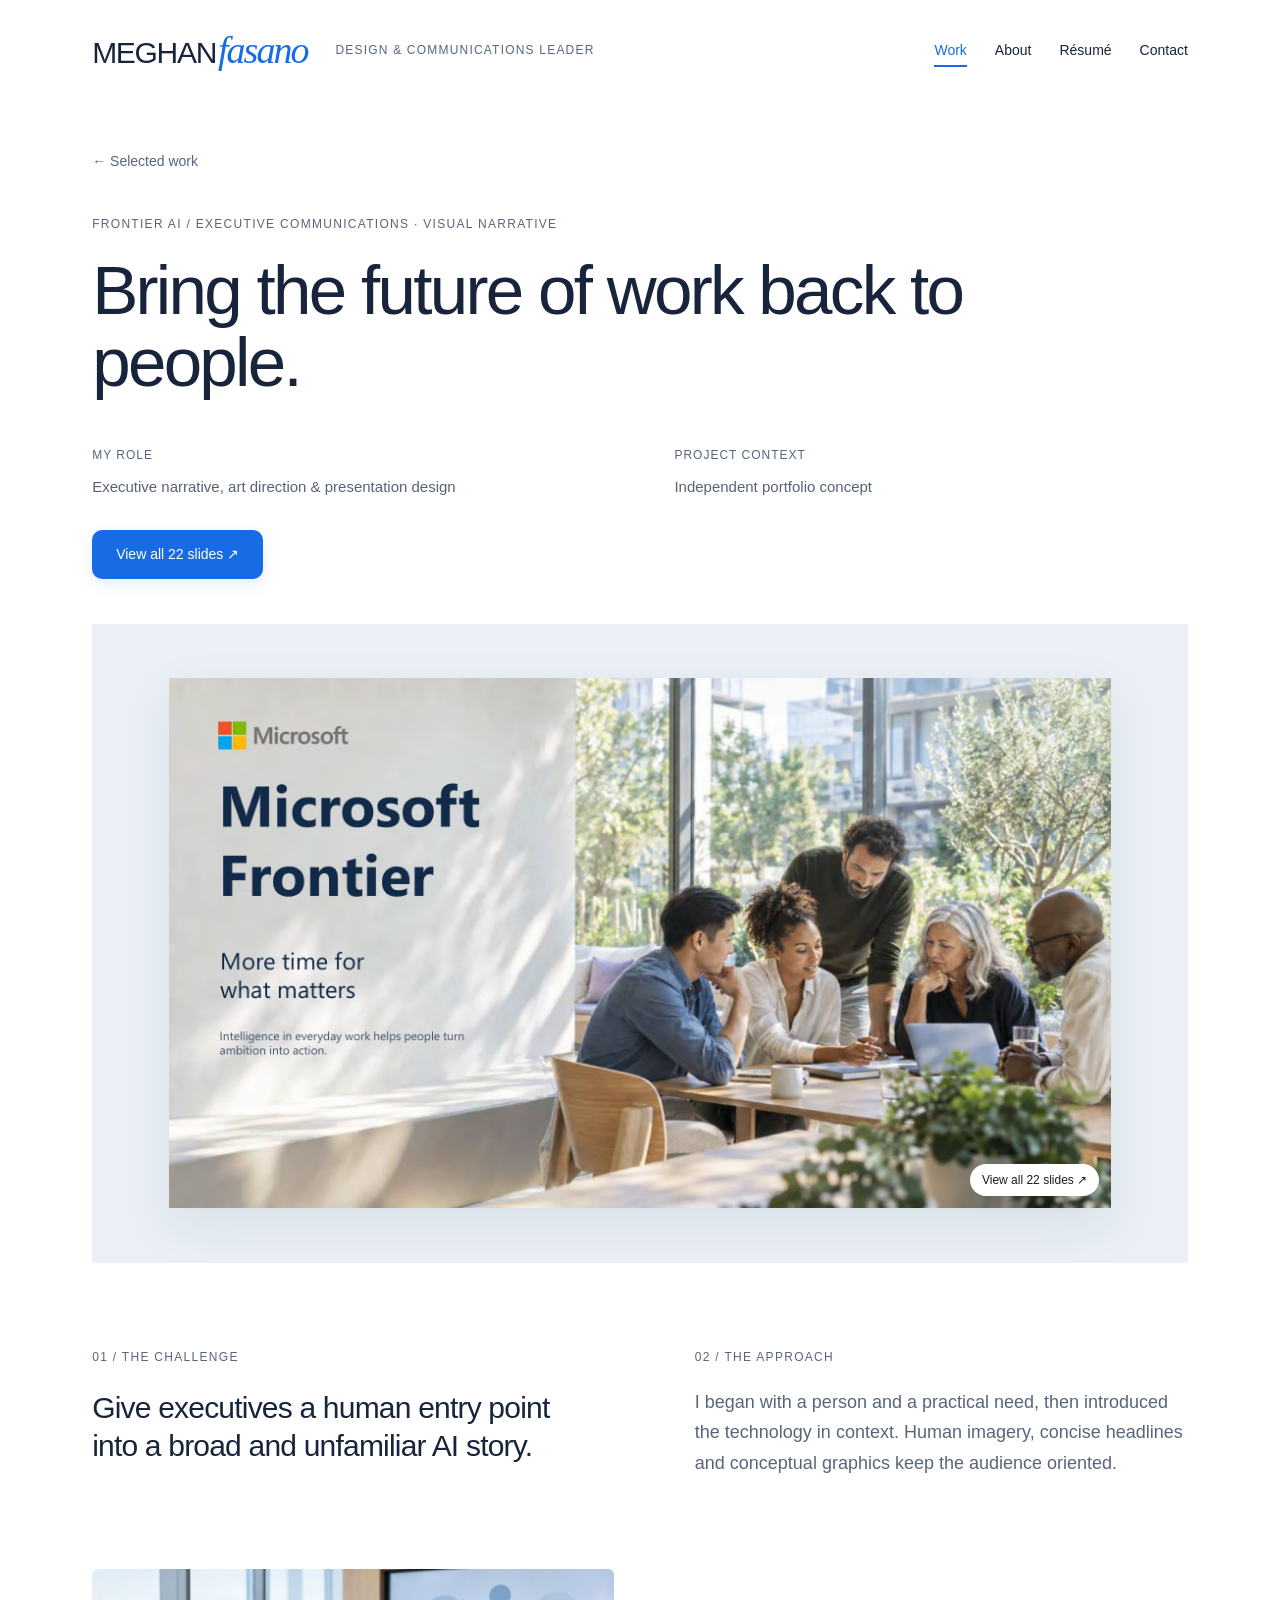
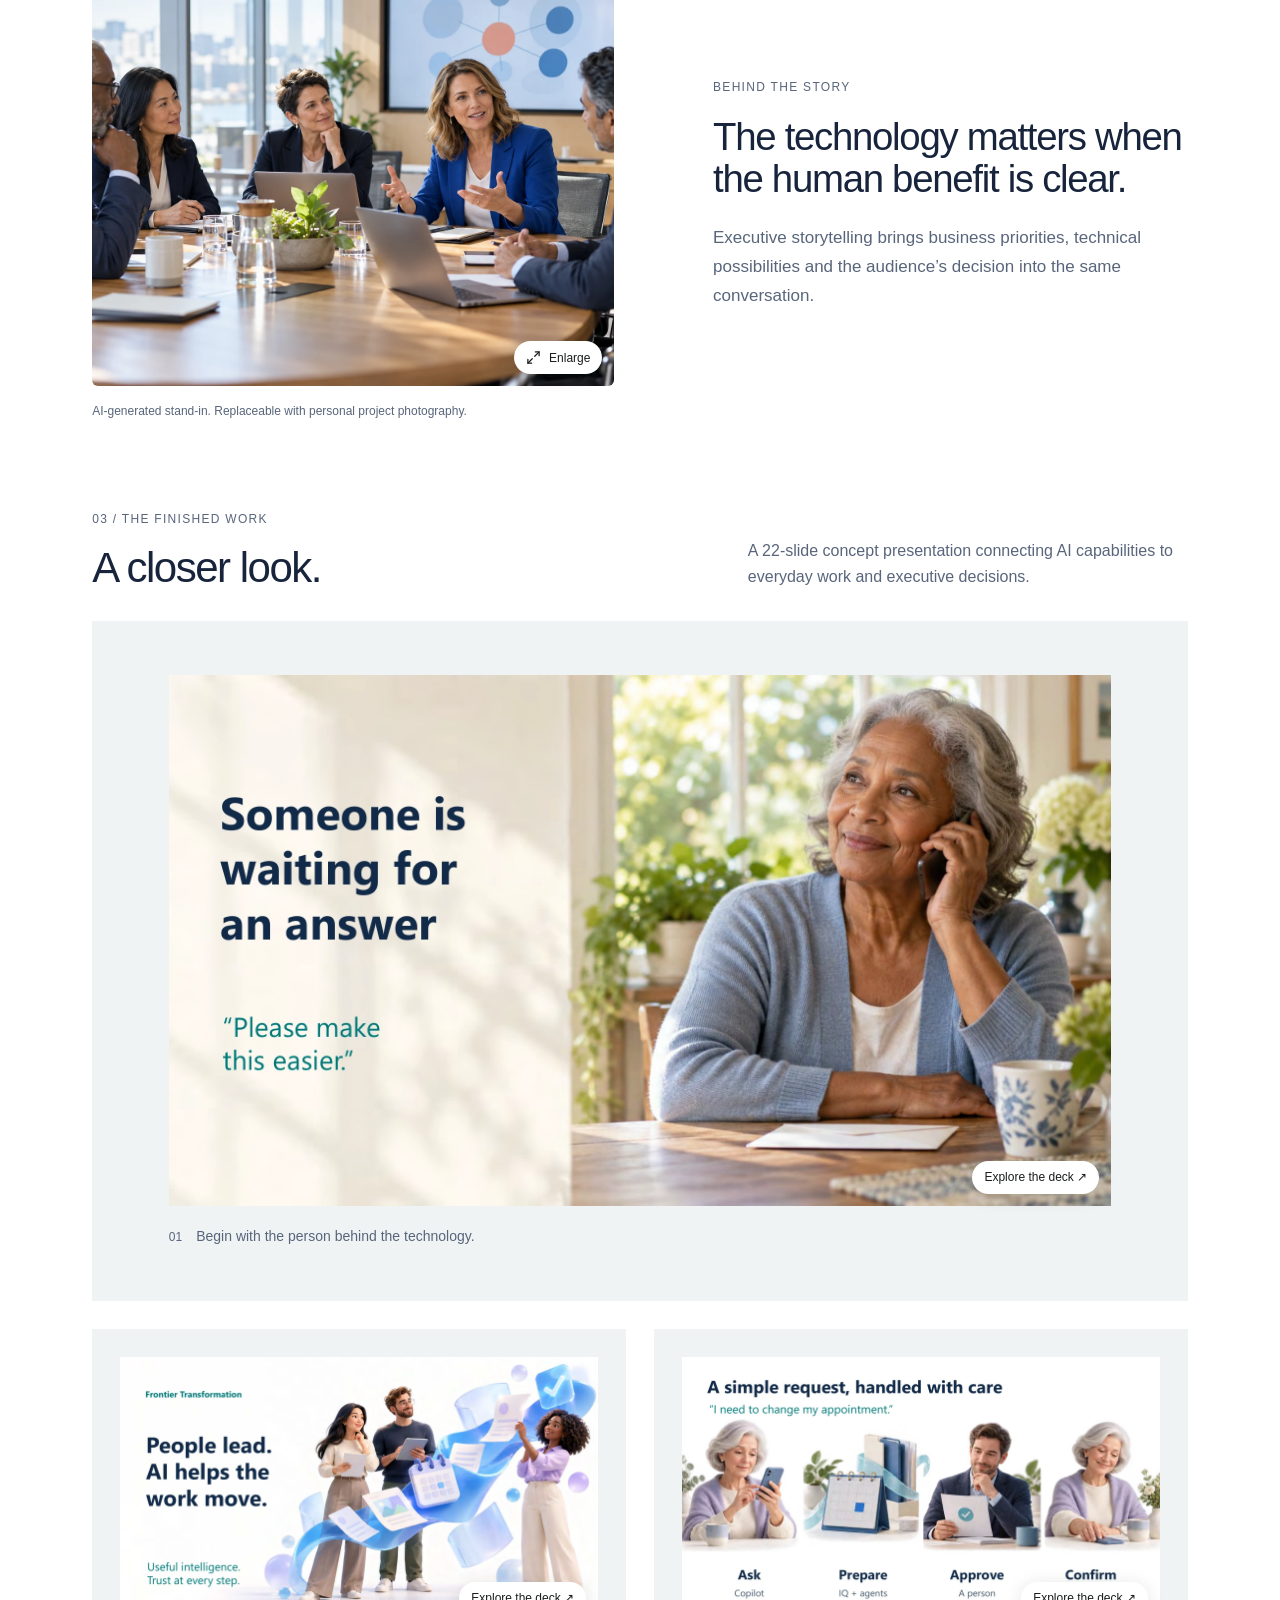
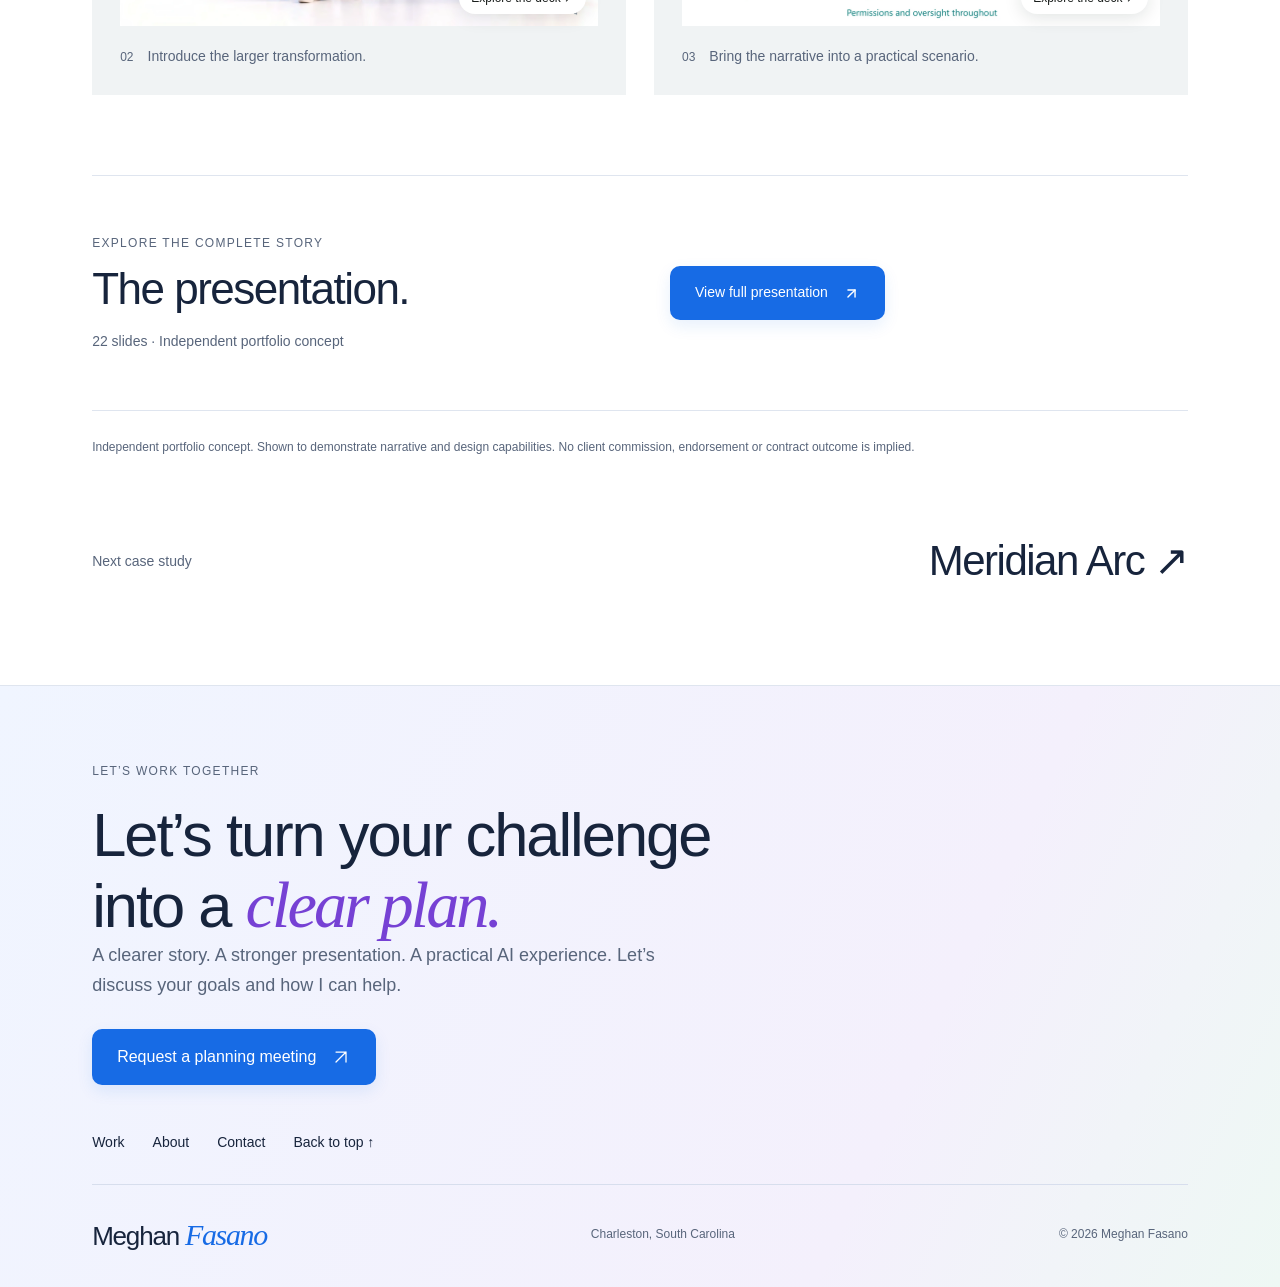
<file: work/frontier-ai/index.html>
<!DOCTYPE html><html lang="en"><head><meta charSet="utf-8"/><meta name="viewport" content="width=device-width, initial-scale=1"/><link rel="preload" href="/decks/frontier-ai/001.webp" as="image"/><link rel="stylesheet" href="/_next/static/chunks/41bfwg4bxyr71.css" data-precedence="next"/><link rel="stylesheet" href="/_next/static/chunks/2gd4gbjoqup3_.css" data-precedence="next"/><link rel="stylesheet" href="/_next/static/chunks/1s57aukebno__.css" data-precedence="next"/><link rel="preload" as="script" fetchPriority="low" href="/_next/static/chunks/2tajcupbair2y.js"/><script src="/_next/static/chunks/4193kwfkw7y8r.js" async=""></script><script src="/_next/static/chunks/2-b4zugezsx3i.js" async=""></script><script src="/_next/static/chunks/turbopack-00yo290gbbbm8.js" async=""></script><script src="/_next/static/chunks/0-4zpttn2a9wb.js" async=""></script><script src="/_next/static/chunks/22n-byze585pa.js" async=""></script><script src="/_next/static/chunks/0h37ku-vfu9i7.js" async=""></script><script src="/_next/static/chunks/19toedpe9aoor.js" async=""></script><title>Frontier AI | Meghan Fasano</title><meta name="description" content="Give executives a human entry point into a broad and unfamiliar AI story."/><link rel="shortcut icon" href="/favicon.svg"/><link rel="icon" href="/favicon.svg"/><script src="/_next/static/chunks/0cz1d0mv5g_q7.js" noModule=""></script></head><body class="antialiased"><div hidden=""><!--$--><!--/$--></div><div class="folio" id="top"><a class="skip-link" href="#main">Skip to content</a><header class="folio-header folio-wrap"><a class="folio-name" href="/" aria-label="Meghan Fasano home"><span>MEGHAN</span><em>fasano</em></a><p class="header-discipline">DESIGN &amp; COMMUNICATIONS LEADER</p><nav aria-label="Main navigation"><a href="/" aria-current="page">Work</a><a href="/about">About</a><button class="" type="button" aria-haspopup="dialog" aria-expanded="false" data-state="closed" data-slot="dialog-trigger">Résumé</button><button class="" type="button" aria-haspopup="dialog" aria-expanded="false" data-state="closed" data-slot="dialog-trigger">Contact</button></nav></header><main id="main" class="folio-wrap"><section class="case-intro"><a class="back-link" href="/">← Selected work</a><p class="folio-eyebrow">Frontier AI<!-- --> / <!-- -->Executive communications · Visual narrative</p><h1>Bring the future of work back to people.</h1><div class="case-meta"><div><span>MY ROLE</span><p>Executive narrative, art direction &amp; presentation design</p></div><div><span>PROJECT CONTEXT</span><p>Independent portfolio concept</p></div></div><div class="case-quicklinks"><button class="portfolio-button" disabled="" type="button" aria-haspopup="dialog" aria-expanded="false" data-state="closed" data-slot="dialog-trigger">View all <!-- -->22<!-- --> slides ↗</button></div></section><figure class="case-cover"><button class="image-preview-trigger deck-cover-trigger" aria-label="Open Frontier AI presentation from slide 1" disabled="" type="button" aria-haspopup="dialog" aria-expanded="false" data-state="closed" data-slot="dialog-trigger"><img src="/decks/frontier-ai/001.webp" alt="Frontier AI presentation cover" loading="eager"/><span class="preview-badge">View all <!-- -->22<!-- --> slides ↗</span></button></figure><section class="case-brief"><div><span class="folio-eyebrow">01 / THE CHALLENGE</span><h2>Give executives a human entry point into a broad and unfamiliar AI story.</h2></div><div><span class="folio-eyebrow">02 / THE APPROACH</span><p>I began with a person and a practical need, then introduced the technology in context. Human imagery, concise headlines and conceptual graphics keep the audience oriented.</p></div></section><section class="process-photo"><figure><button class="image-preview-trigger" aria-label="Enlarge image: AI-generated stand-in photo of a collaborative Frontier AI story review" type="button" aria-haspopup="dialog" aria-expanded="false" data-state="closed" data-slot="dialog-trigger"><img src="/images/frontier-collaboration.webp" alt="AI-generated stand-in photo of a collaborative Frontier AI story review" loading="lazy"/><span class="preview-badge"><svg xmlns="http://www.w3.org/2000/svg" width="15" height="15" viewBox="0 0 24 24" fill="none" stroke="currentColor" stroke-width="2" stroke-linecap="round" stroke-linejoin="round" class="lucide lucide-maximize2 lucide-maximize-2" aria-hidden="true"><path d="M15 3h6v6"></path><path d="m21 3-7 7"></path><path d="m3 21 7-7"></path><path d="M9 21H3v-6"></path></svg> Enlarge</span></button><figcaption>AI-generated stand-in. Replaceable with personal project photography.</figcaption></figure><div><p class="folio-eyebrow">BEHIND THE STORY</p><h2>The technology matters when the human benefit is clear.</h2><p>Executive storytelling brings business priorities, technical possibilities and the audience’s decision into the same conversation.</p></div></section><section class="finished-work"><div class="section-line"><div><p class="folio-eyebrow">03 / THE FINISHED WORK</p><h2>A closer look.</h2></div><p>A 22-slide concept presentation connecting AI capabilities to everyday work and executive decisions.</p></div><div class="case-slides"><figure><button class="image-preview-trigger" aria-label="Open Frontier AI presentation at slide 2" disabled="" type="button" aria-haspopup="dialog" aria-expanded="false" data-state="closed" data-slot="dialog-trigger"><img src="/decks/frontier-ai/002-clean.webp" alt="Begin with the person behind the technology." loading="lazy"/><span class="preview-badge">Explore the deck ↗</span></button><figcaption><span>01</span>Begin with the person behind the technology.</figcaption></figure><figure><button class="image-preview-trigger" aria-label="Open Frontier AI presentation at slide 4" disabled="" type="button" aria-haspopup="dialog" aria-expanded="false" data-state="closed" data-slot="dialog-trigger"><img src="/decks/frontier-ai/004-clean.webp" alt="Introduce the larger transformation." loading="lazy"/><span class="preview-badge">Explore the deck ↗</span></button><figcaption><span>02</span>Introduce the larger transformation.</figcaption></figure><figure><button class="image-preview-trigger" aria-label="Open Frontier AI presentation at slide 14" disabled="" type="button" aria-haspopup="dialog" aria-expanded="false" data-state="closed" data-slot="dialog-trigger"><img src="/decks/frontier-ai/014.webp" alt="Bring the narrative into a practical scenario." loading="lazy"/><span class="preview-badge">Explore the deck ↗</span></button><figcaption><span>03</span>Bring the narrative into a practical scenario.</figcaption></figure></div></section><section class="project-files" id="presentation"><div><p class="folio-eyebrow">EXPLORE THE COMPLETE STORY</p><h2>The presentation.</h2><p>22<!-- --> slides · <!-- -->Independent portfolio concept</p></div><div class="file-actions"><button class="portfolio-button" disabled="" type="button" aria-haspopup="dialog" aria-expanded="false" data-state="closed" data-slot="dialog-trigger">View full presentation <svg xmlns="http://www.w3.org/2000/svg" width="17" height="17" viewBox="0 0 24 24" fill="none" stroke="currentColor" stroke-width="2" stroke-linecap="round" stroke-linejoin="round" class="lucide lucide-arrow-up-right" aria-hidden="true"><path d="M7 7h10v10"></path><path d="M7 17 17 7"></path></svg></button></div></section><p class="folio-disclosure">Independent portfolio concept<!-- -->. Shown to demonstrate narrative and design capabilities. No client commission, endorsement or contract outcome is implied.</p><a class="next-project" href="/work/meridian-arc"><span>Next case study</span><strong>Meridian Arc<!-- --> ↗</strong></a></main><footer class="folio-footer"><div class="folio-wrap"><div class="footer-lead planning-cta"><div><p class="folio-eyebrow">LET’S WORK TOGETHER</p><h2>Let’s turn your challenge<br/>into a <em>clear plan.</em></h2><p class="planning-copy">A clearer story. A stronger presentation. A practical AI experience. Let’s discuss your goals and how I can help.</p><div class="planning-actions"><button class="portfolio-button" type="button" aria-haspopup="dialog" aria-expanded="false" data-state="closed" data-slot="dialog-trigger">Request a planning meeting <svg width="20" height="20" viewBox="0 0 24 24" fill="none" aria-hidden="true"><path d="M6 18 18 6M6 6h12v12" stroke="currentColor" stroke-width="1.5" stroke-linecap="round" stroke-linejoin="round"></path></svg></button></div></div></div><div class="footer-links"><nav aria-label="Footer navigation"><a href="/">Work</a><a href="/about">About</a><button class="" type="button" aria-haspopup="dialog" aria-expanded="false" data-state="closed" data-slot="dialog-trigger">Contact</button><a href="#top">Back to top ↑</a></nav></div><div class="footer-meta"><a class="footer-signature" href="/">Meghan <em>Fasano</em></a><span>Charleston, South Carolina</span><span>© <!-- -->2026<!-- --> Meghan Fasano</span></div></div></footer></div><!--$--><!--/$--><script src="/_next/static/chunks/2tajcupbair2y.js" id="_R_" async=""></script><script>(self.__next_f=self.__next_f||[]).push([0])</script><script>self.__next_f.push([1,"1:\"$Sreact.fragment\"\n2:I[96726,[\"/_next/static/chunks/0-4zpttn2a9wb.js\"],\"default\"]\n3:I[15914,[\"/_next/static/chunks/0-4zpttn2a9wb.js\"],\"default\"]\n5:I[52800,[\"/_next/static/chunks/0-4zpttn2a9wb.js\"],\"OutletBoundary\"]\n6:\"$Sreact.suspense\"\n9:I[52800,[\"/_next/static/chunks/0-4zpttn2a9wb.js\"],\"ViewportBoundary\"]\nb:I[52800,[\"/_next/static/chunks/0-4zpttn2a9wb.js\"],\"MetadataBoundary\"]\nd:I[47276,[\"/_next/static/chunks/0-4zpttn2a9wb.js\"],\"default\",1]\n:HL[\"/_next/static/chunks/41bfwg4bxyr71.css\",\"style\"]\n:HL[\"/_next/static/chunks/2gd4gbjoqup3_.css\",\"style\"]\n:HL[\"/_next/static/chunks/1s57aukebno__.css\",\"style\"]\n8:X\n0:{\"P\":null,\"c\":[\"\",\"work\",\"frontier-ai\",\"\"],\"q\":\"\",\"i\":false,\"f\":[[[\"\",{\"children\":[\"work\",{\"children\":[[\"slug\",\"frontier-ai\",\"d\",[\"microsoft-launch-tool\"]],{\"children\":[\"__PAGE__\",{},\"$undefined\",\"$undefined\",4608]},\"$undefined\",\"$undefined\",4608]},\"$undefined\",\"$undefined\",4608]},\"$undefined\",\"$undefined\",4624],[[\"$\",\"$1\",\"c\",{\"children\":[[[\"$\",\"link\",\"0\",{\"rel\":\"stylesheet\",\"href\":\"/_next/static/chunks/41bfwg4bxyr71.css\",\"precedence\":\"next\",\"crossOrigin\":\"$undefined\",\"nonce\":\"$undefined\"}],[\"$\",\"link\",\"1\",{\"rel\":\"stylesheet\",\"href\":\"/_next/static/chunks/2gd4gbjoqup3_.css\",\"precedence\":\"next\",\"crossOrigin\":\"$undefined\",\"nonce\":\"$undefined\"}],[\"$\",\"link\",\"2\",{\"rel\":\"stylesheet\",\"href\":\"/_next/static/chunks/1s57aukebno__.css\",\"precedence\":\"next\",\"crossOrigin\":\"$undefined\",\"nonce\":\"$undefined\"}],[\"$\",\"script\",\"script-0\",{\"src\":\"/_next/static/chunks/0-4zpttn2a9wb.js\",\"async\":true,\"nonce\":\"$undefined\"}]],[\"$\",\"html\",null,{\"lang\":\"en\",\"children\":[\"$\",\"body\",null,{\"className\":\"antialiased\",\"children\":[\"$\",\"$L2\",null,{\"parallelRouterKey\":\"children\",\"error\":\"$undefined\",\"errorStyles\":\"$undefined\",\"errorScripts\":\"$undefined\",\"template\":[\"$\",\"$L3\",null,{}],\"templateStyles\":\"$undefined\",\"templateScripts\":\"$undefined\",\"notFound\":[[[\"$\",\"title\",null,{\"children\":\"404: This page could not be found.\"}],[\"$\",\"div\",null,{\"style\":{\"fontFamily\":\"system-ui,\\\"Segoe UI\\\",Roboto,Helvetica,Arial,sans-serif,\\\"Apple Color Emoji\\\",\\\"Segoe UI Emoji\\\"\",\"height\":\"100vh\",\"textAlign\":\"center\",\"display\":\"flex\",\"flexDirection\":\"column\",\"alignItems\":\"center\",\"justifyContent\":\"center\"},\"children\":[\"$\",\"div\",null,{\"children\":[[\"$\",\"style\",null,{\"dangerouslySetInnerHTML\":{\"__html\":\"body{color:#000;background:#fff;margin:0}.next-error-h1{border-right:1px solid rgba(0,0,0,.3)}@media (prefers-color-scheme:dark){body{color:#fff;background:#000}.next-error-h1{border-right:1px solid rgba(255,255,255,.3)}}\"}}],[\"$\",\"h1\",null,{\"className\":\"next-error-h1\",\"style\":{\"display\":\"inline-block\",\"margin\":\"0 20px 0 0\",\"padding\":\"0 23px 0 0\",\"fontSize\":24,\"fontWeight\":500,\"verticalAlign\":\"top\",\"lineHeight\":\"49px\"},\"children\":404}],[\"$\",\"div\",null,{\"style\":{\"display\":\"inline-block\"},\"children\":[\"$\",\"h2\",null,{\"style\":{\"fontSize\":14,\"fontWeight\":400,\"lineHeight\":\"49px\",\"margin\":0},\"children\":\"This page could not be found.\"}]}]]}]}]],[]],\"forbidden\":\"$undefined\",\"unauthorized\":\"$undefined\"}]}]}]]}],{\"children\":[[\"$\",\"$1\",\"c\",{\"children\":[null,[\"$\",\"$L2\",null,{\"parallelRouterKey\":\"children\",\"error\":\"$undefined\",\"errorStyles\":\"$undefined\",\"errorScripts\":\"$undefined\",\"template\":[\"$\",\"$L3\",null,{}],\"templateStyles\":\"$undefined\",\"templateScripts\":\"$undefined\",\"notFound\":\"$undefined\",\"forbidden\":\"$undefined\",\"unauthorized\":\"$undefined\"}]]}],{\"children\":[[\"$\",\"$1\",\"c\",{\"children\":[null,[\"$\",\"$L2\",null,{\"parallelRouterKey\":\"children\",\"error\":\"$undefined\",\"errorStyles\":\"$undefined\",\"errorScripts\":\"$undefined\",\"template\":[\"$\",\"$L3\",null,{}],\"templateStyles\":\"$undefined\",\"templateScripts\":\"$undefined\",\"notFound\":\"$undefined\",\"forbidden\":\"$undefined\",\"unauthorized\":\"$undefined\"}]]}],{\"children\":[[\"$\",\"$1\",\"c\",{\"children\":[\"$L4\",[[\"$\",\"script\",\"script-0\",{\"src\":\"/_next/static/chunks/22n-byze585pa.js\",\"async\":true,\"nonce\":\"$undefined\"}],[\"$\",\"script\",\"script-1\",{\"src\":\"/_next/static/chunks/0h37ku-vfu9i7.js\",\"async\":true,\"nonce\":\"$undefined\"}],[\"$\",\"script\",\"script-2\",{\"src\":\"/_next/static/chunks/19toedpe9aoor.js\",\"async\":true,\"nonce\":\"$undefined\"}]],[\"$\",\"$L5\",null,{\"children\":[\"$\",\"$6\",null,{\"name\":\"Next.MetadataOutlet\",\"children\":\"$@7\"}]}]]}],{},null,false,null]},null,false,\"$8\"]},null,false,\"$8\"]},null,false,null],[\"$\",\"$1\",\"h\",{\"children\":[null,[\"$\",\"$L9\",null,{\"children\":\"$La\"}],[\"$\",\"div\",null,{\"hidden\":true,\"children\":[\"$\",\"$Lb\",null,{\"children\":[\"$\",\"$6\",null,{\"name\":\"Next.Metadata\",\"children\":\"$Lc\"}]}]}],null]}],false]],\"m\":\"$undefined\",\"G\":[\"$d\",[[\"$\",\"link\",\"0\",{\"rel\":\"stylesheet\",\"href\":\"/_next/static/chunks/41bfwg4bxyr71.css\",\"precedence\":\"next\",\"crossOrigin\":\"$undefined\",\"nonce\":\"$undefined\"}],[\"$\",\"link\",\"1\",{\"rel\":\"stylesheet\",\"href\":\"/_next/static/chunks/2gd4gbjoqup3_.css\",\"precedence\":\"next\",\"crossOrigin\":\"$undefined\",\"nonce\":\"$undefined\"}],[\"$\",\"link\",\"2\",{\"rel\":\"stylesheet\",\"href\":\"/_next/static/chunks/1s57aukebno__.css\",\"precedence\":\"next\",\"crossOrigin\":\"$undefined\",\"nonce\":\"$undefined\"}]]],\"S\":true,\"h\":null,\"r\":\"$undefined\",\"s\":\"$undefined\",\"a\":\"$undefined\",\"l\":\"$undefined\",\"p\":\"$undefined\",\"d\":\"$undefined\",\"b\":\"87OEuxdsKXMthVpdMvTQ5\"}\ne:I[33674,[\"/_next/static/chunks/0-4zpttn2a9wb.js\",\"/_next/static/chunks/22n-byze585pa.js\",\"/_next/static/chunks/0h37ku-vfu9i7.js\",\"/_next/static/chunks/19toedpe9aoor.js\"],\"ResumeButton\"]\nf:I[33674,[\"/_next/static/chunks/0-4zpttn2a9wb.js\",\"/_next/static/chunks/22n-byze585pa.js\",\"/_next/static/chunks/0h37ku-vfu9i7.js\",\"/_next/static/chunks/19toedpe9aoor.js\"],\"ContactButton\"]\n10:I[32957,[\"/_next/static/chunks/0-4zpttn2a9wb.js\",\"/_next/static/chunks/22n-byze585pa.js\",\"/_next/static/chunks/0h37ku-vfu9i7.js\",\"/_next/static/chunks/19toedpe9aoor.js\"],\"default\"]\n11:I[33674,[\"/_next/static/chunks/0-4zpttn2a9wb.js\",\"/_next/static/chunks/22n-byze585pa.js\",\"/_next/static/chunks/0h37ku-vfu9i7.js\",\"/_next/static/chunks/19toedpe9aoor.js\"],\"ImagePreview\"]\n:HL[\"/decks/frontier-ai/001.webp\",\"image\"]\n8:C\n4:[\"$\",\"div\",null,{\"className\":\"folio\",\"id\":\"top\",\"children\":[[[\"$\",\"a\",null,{\"className\":\"skip-link\",\"href\":\"#main\",\"children\":\"Skip to content\"}],[\"$\",\"header\",null,{\"className\":\"folio-header folio-wrap\",\"children\":[[\"$\",\"a\",null,{\"className\":\"folio-name\",\"href\":\"/\",\"aria-label\":\"Meghan Fasano home\",\"children\":[[\"$\",\"span\",null,{\"children\":\"MEGHAN\"}],[\"$\",\"em\",null,{\"children\":\"fasano\"}]]}],[\"$\",\"p\",null,{\"className\":\"header-discipline\",\"children\":\"DESIGN \u0026 COMMUNICATIONS LEADER\"}],[\"$\",\"nav\",null,{\"aria-label\":\"Main navigation\",\"children\":[[\"$\",\"a\",null,{\"href\":\"/\",\"aria-current\":\"page\",\"children\":\"Work\"}],[\"$\",\"a\",null,{\"href\":\"/about\",\"aria-current\":\"$undefined\",\"children\":\"About\"}],[\"$\",\"$Le\",null,{}],[\"$\",\"$Lf\",null,{}]]}]]}]],[\"$\",\"main\",null,{\"id\":\"main\",\"className\":\"folio-wrap\",\"children\":[[\"$\",\"section\",null,{\"className\":\"case-intro\",\"children\":[[\"$\",\"a\",null,{\"className\":\"back-link\",\"href\":\"/\",\"children\":\"← Selected work\"}],[\"$\",\"p\",null,{\"className\":\"folio-eyebrow\",\"children\":[\"Frontier AI\",\" / \",\"Executive communications · Visual narrative\"]}],[\"$\",\"h1\",null,{\"children\":\"Bring the future of work back to people.\"}],[\"$\",\"div\",null,{\"className\":\"case-meta\",\"children\":[[\"$\",\"div\",null,{\"children\":[[\"$\",\"span\",null,{\"children\":\"MY ROLE\"}],[\"$\",\"p\",null,{\"children\":\"Executive narrative, art direction \u0026 presentation design\"}]]}],[\"$\",\"div\",null,{\"children\":[[\"$\",\"span\",null,{\"children\":\"PROJECT CONTEXT\"}],[\"$\",\"p\",null,{\"children\":\"Independent portfolio concept\"}]]}]]}],[\"$\",\"div\",null,{\"className\":\"case-quicklinks\",\"children\":[\"$\",\"$L10\",null,{\"id\":\"frontier-ai\",\"children\":[\"View all \",22,\" slides ↗\"]}]}]]}],[\"$\",\"figure\",null,{\"className\":\"case-cover\",\"children\":[\"$\",\"$L10\",null,{\"id\":\"frontier-ai\",\"triggerClassName\":\"image-preview-trigger deck-cover-trigger\",\"buttonLabel\":\"Open Frontier AI presentation from slide 1\",\"children\":[[\"$\",\"img\",null,{\"src\":\"/decks/frontier-ai/001.webp\",\"alt\":\"Frontier AI presentation cover\",\"loading\":\"eager\"}],[\"$\",\"span\",null,{\"className\":\"preview-badge\",\"children\":[\"View all \",22,\" slides ↗\"]}]]}]}],[\"$\",\"section\",null,{\"className\":\"case-brief\",\"children\":[[\"$\",\"div\",null,{\"children\":[[\"$\",\"span\",null,{\"className\":\"folio-eyebrow\",\"children\":\"01 / THE CHALLENGE\"}],[\"$\",\"h2\",null,{\"children\":\"Give executives a human entry point into a broad and unfamiliar AI story.\"}]]}],[\"$\",\"div\",null,{\"children\":[[\"$\",\"span\",null,{\"className\":\"folio-eyebrow\",\"children\":\"02 / THE APPROACH\"}],[\"$\",\"p\",null,{\"children\":\"I began with a person and a practical need, then introduced the technology in context. Human imagery, concise headlines and conceptual graphics keep the audience oriented.\"}]]}]]}],[\"$\",\"section\",null,{\"className\":\"process-photo\",\"children\":[[\"$\",\"figure\",null,{\"children\":[[\"$\",\"$L11\",null,{\"src\":\"/images/frontier-collaboration.webp\",\"alt\":\"AI-generated stand-in photo of a collaborative Frontier AI story review\"}],[\"$\",\"figcaption\",null,{\"children\":\"AI-generated stand-in. Replaceable with personal project photography.\"}]]}],[\"$\",\"div\",null,{\"children\":[[\"$\",\"p\",null,{\"className\":\"folio-eyebrow\",\"children\":\"BEHIND THE STORY\"}],[\"$\",\"h2\",null,{\"children\":\"The technology matters when the human benefit is clear.\"}],[\"$\",\"p\",null,{\"children\":\"Executive storytelling brings business priorities, technical possibilities and the audience’s decision into the same conversation.\"}]]}]]}],[\"$\",\"section\",null,{\"className\":\"finished-work\",\"children\":[[\"$\",\"div\",null,{\"className\":\"section-line\",\"children\":[[\"$\",\"div\",null,{\"children\":[[\"$\",\"p\",null,{\"className\":\"folio-eyebrow\",\"children\":\"03 / THE FINISHED WORK\"}],[\"$\",\"h2\",null,{\"children\":\"A closer look.\"}]]}],[\"$\",\"p\",null,{\"children\":\"A 22-slide concept presentation connecting AI capabilities to everyday work and executive decisions.\"}]]}],[\"$\",\"div\",null,{\"className\":\"case-slides\",\"children\":[[\"$\",\"figure\",\"2\",{\"children\":[[\"$\",\"$L10\",null,{\"id\":\"frontier-ai\",\"initialSlide\":1,\"triggerClassName\":\"image-preview-trigger\",\"buttonLabel\":\"Open Frontier AI presentation at slide 2\",\"children\":[[\"$\",\"img\",null,{\"src\":\"/decks/frontier-ai/002-clean.webp\",\"alt\":\"Begin with the person behind the technology.\",\"loading\":\"lazy\"}],[\"$\",\"span\",null,{\"className\":\"preview-badge\",\"children\":\"Explore the deck ↗\"}]]}],[\"$\",\"figcaption\",null,{\"children\":[[\"$\",\"span\",null,{\"children\":\"01\"}],\"Begin with the person behind the technology.\"]}]]}],[\"$\",\"figure\",\"4\",{\"children\":[[\"$\",\"$L10\",null,{\"id\":\"frontier-ai\",\"initialSlide\":3,\"triggerClassName\":\"image-preview-trigger\",\"buttonLabel\":\"Open Frontier AI presentation at slide 4\",\"children\":[\"$L12\",\"$L13\"]}],\"$L14\"]}],\"$L15\"]}]]}],\"$L16\",\"$L17\",\"$L18\"]}],\"$L19\"]}]\n12:[\"$\",\"img\",null,{\"src\":\"/decks/frontier-ai/004-clean.webp\",\"alt\":\"Introduce the larger transformation.\",\"loading\":\"lazy\"}]\n13:[\"$\",\"span\",null,{\"className\":\"preview-badge\",\"children\":\"Explore the deck ↗\"}]\n14:[\"$\",\"figcaption\",null,{\"children\":[[\"$\",\"span\",null,{\"children\":\"02\"}],\"Introduce the larger transformation.\"]}]\n15:[\"$\",\"figure\",\"14\",{\"children\":[[\"$\",\"$L10\",null,{\"id\":\"frontier-ai\",\"initialSlide\":13,\"triggerClassName\":\"image-preview-trigger\",\"buttonLabel\":\"Open Frontier AI presentation at slide 14\",\"children\":[[\"$\",\"img\",null,{\"src\":\"/decks/frontier-ai/014.webp\",\"alt\":\"Bring the narrative into a practical scenario.\",\"loading\":\"lazy\"}],[\"$\",\"span\",null,{\"className\":\"preview-badge\",\"children\":\"Explore the deck ↗\"}]]}],[\"$\",\"figcaption\",null,{\"children\":[[\"$\",\"span\",null,{\"children\":\"03\"}],\"Bring the narrative into a practical scenario.\"]}]]}]\n16:[\"$\",\"section\",null,{\"className\":\"project-files\",\"id\":\"presentation\",\"children\":[[\"$\",\"div\",null,{\"children\":[[\"$\",\"p\",null,{\"className\":\"folio-eyebrow\",\"children\":\"EXPLORE THE COMPLETE STORY\"}],[\"$\",\"h2\",null,{\"children\":\"The presentation.\"}],[\"$\",\"p\",null,{\"children\":[22,\" slides · \",\"Independent portfolio concept\"]}]]}],[\"$\",\"div\",null,{\"className\":\"file-actions\",\"children\":[\"$\",\"$L10\",null,{\"id\":\"frontier-ai\"}]}]]}]\n17:[\"$\",\"p\",null,{\"className\":\"folio-disclosure\",\"children\":[\"Independent portfolio concept\",\". Shown to demonstrate narrative and design capabilities. No client commission, endorsement or contract outcome is implied.\"]}]\n18:[\"$\",\"a\",null,{\"className\":\"next-project\",\"href\":\"/work/meridian-arc\",\"children\":[[\"$\",\"span\",null,{\"children\":\"Next case study\"}],[\"$\",\"strong\",null,{\"children\":[\"Meridian Arc\",\" ↗\"]}]]}]\n19:[\"$\",\"footer\",null,{\"className\":\"folio-footer\",\"children\":[\"$\",\"div\",null,{\"className\":\"folio-wrap\",\"children\":[[\"$\",\"div\",null,{\"className\":\"footer-lead planning-cta\",\"children\":[\"$\",\"div\",null,{\"children\":[[\"$\",\"p\",null,{\"className\":\"folio-eyebrow\",\"children\":\"LET’S WORK TOGETHER\"}],[\"$\",\"h2\",null,{\"children\":[\"Let’s turn your challenge\",[\"$\",\"br\",null,{}],\"into a \",[\"$\",\"em\",null,{\"children\":\"clear plan.\"}]]}],[\"$\",\"p\",null,{\"className\":\"planning-copy\",\"children\":\"A clearer story. A stronger presentation. A practical AI experience. Let’s discuss your goals and how I can help.\"}],[\"$\",\"div\",null,{\"className\":\"planning-actions\",\"children\":[\"$\",\"$Lf\",null,{\"className\":\"portfolio-button\",\"intent\":\"consultation\",\"children\":[\"Request a planning meeting \",[\"$\",\"svg\",null,{\"width\":\"20\",\"height\":\"20\",\"viewBox\":\"0 0 24 24\",\"fill\":\"none\",\"aria-hidden\":\"true\",\"children\":[\"$\",\"path\",null,{\"d\":\"M6 18 18 6M6 6h12v12\",\"stroke\":\"currentColor\",\"strokeWidth\":\"1.5\",\"strokeLinecap\":\"round\",\"strokeLinejoin\":\"round\"}]}]]}]}]]}]}],[\"$\",\"div\",null,{\"className\":\"footer-links\",\"children\":[\"$\",\"nav\",null,{\"aria-label\":\"Footer navigation\",\"children\":[[\"$\",\"a\",null,{\"href\":\"/\",\"children\":\"Work\"}],[\"$\",\"a\",null,{\"href\":\"/about\",\"children\":\"About\"}],[\"$\",\"$Lf\",null,{}],[\"$\",\"a\",null,{\"href\":\"#top\",\"children\":\"Back to top ↑\"}]]}]}],[\"$\",\"div\",null,{\"className\":\"footer-meta\",\"children\":[[\"$\",\"a\",null,{\"className\":\"footer-signature\",\"href\":\"/\",\"children\":[\"Meghan \",[\"$\",\"em\",null,{\"children\":\"Fasano\"}]]}],[\"$\",\"span\",null,{\"children\":\"Charleston, South Carolina\"}],[\"$\",\"span\",null,{\"children\":[\"© \",2026,\" Meghan Fasano\"]}]]}]]}]}]\na:[[\"$\",\"meta\",\"0\",{\"charSet\":\"utf-8\"}],[\"$\",\"meta\",\"1\",{\"name\":\"viewport\",\"content\":\"width=device-width, initial-scale=1\"}]]\n1a:I[85743,[\"/_next/static/chunks/0-4zpttn2a9wb.js\"],\"IconMark\"]\n7:null\nc:[[\"$\",\"title\",\"0\",{\"children\":\"Frontier AI | Meghan Fasano\"}],[\"$\",\"meta\",\"1\",{\"name\":\"description\",\"content\":\"Give executives a human entry point into a broad and unfamiliar AI story.\"}],[\"$\",\"link\",\"2\",{\"rel\":\"shortcut icon\",\"href\":\"/favicon.svg\"}],[\"$\",\"link\",\"3\",{\"rel\":\"icon\",\"href\":\"/favicon.svg\"}],[\"$\",\"$L1a\",\"4\",{}]]\n"])</script></body></html>
</file>
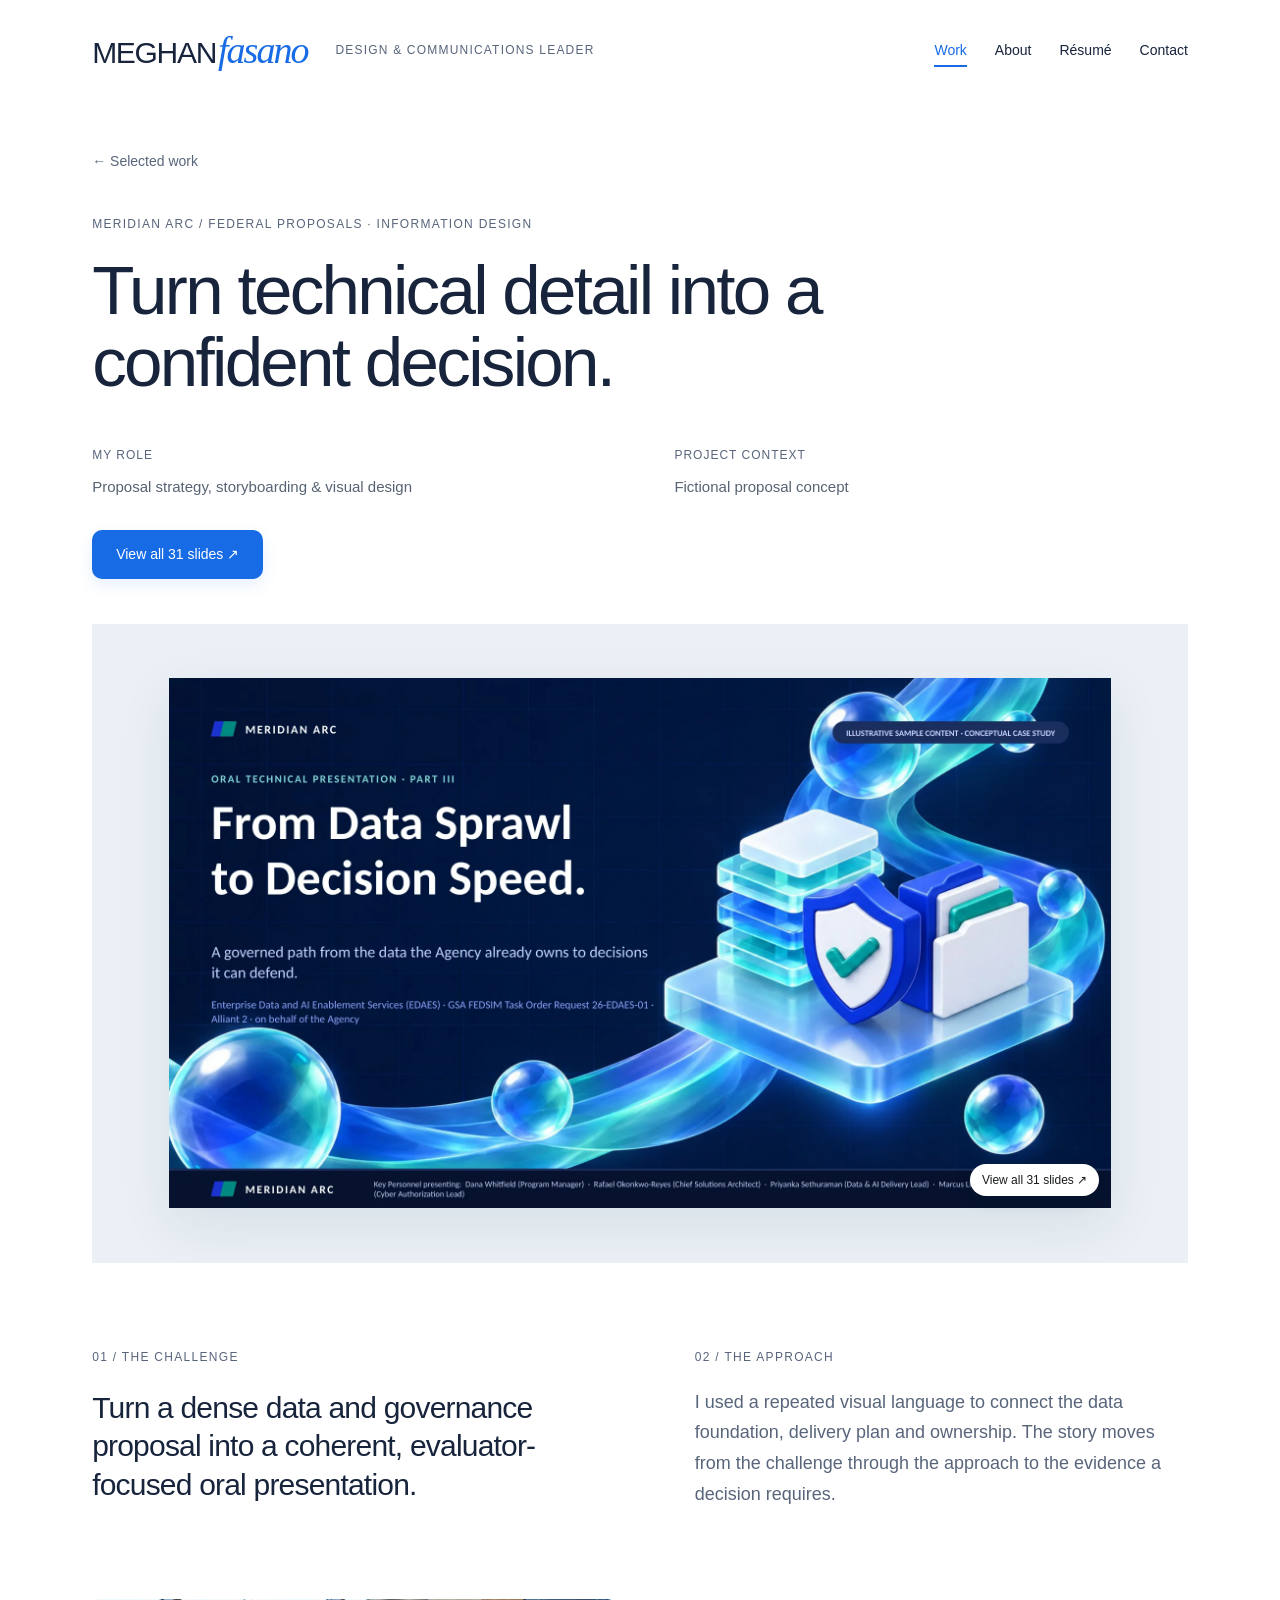
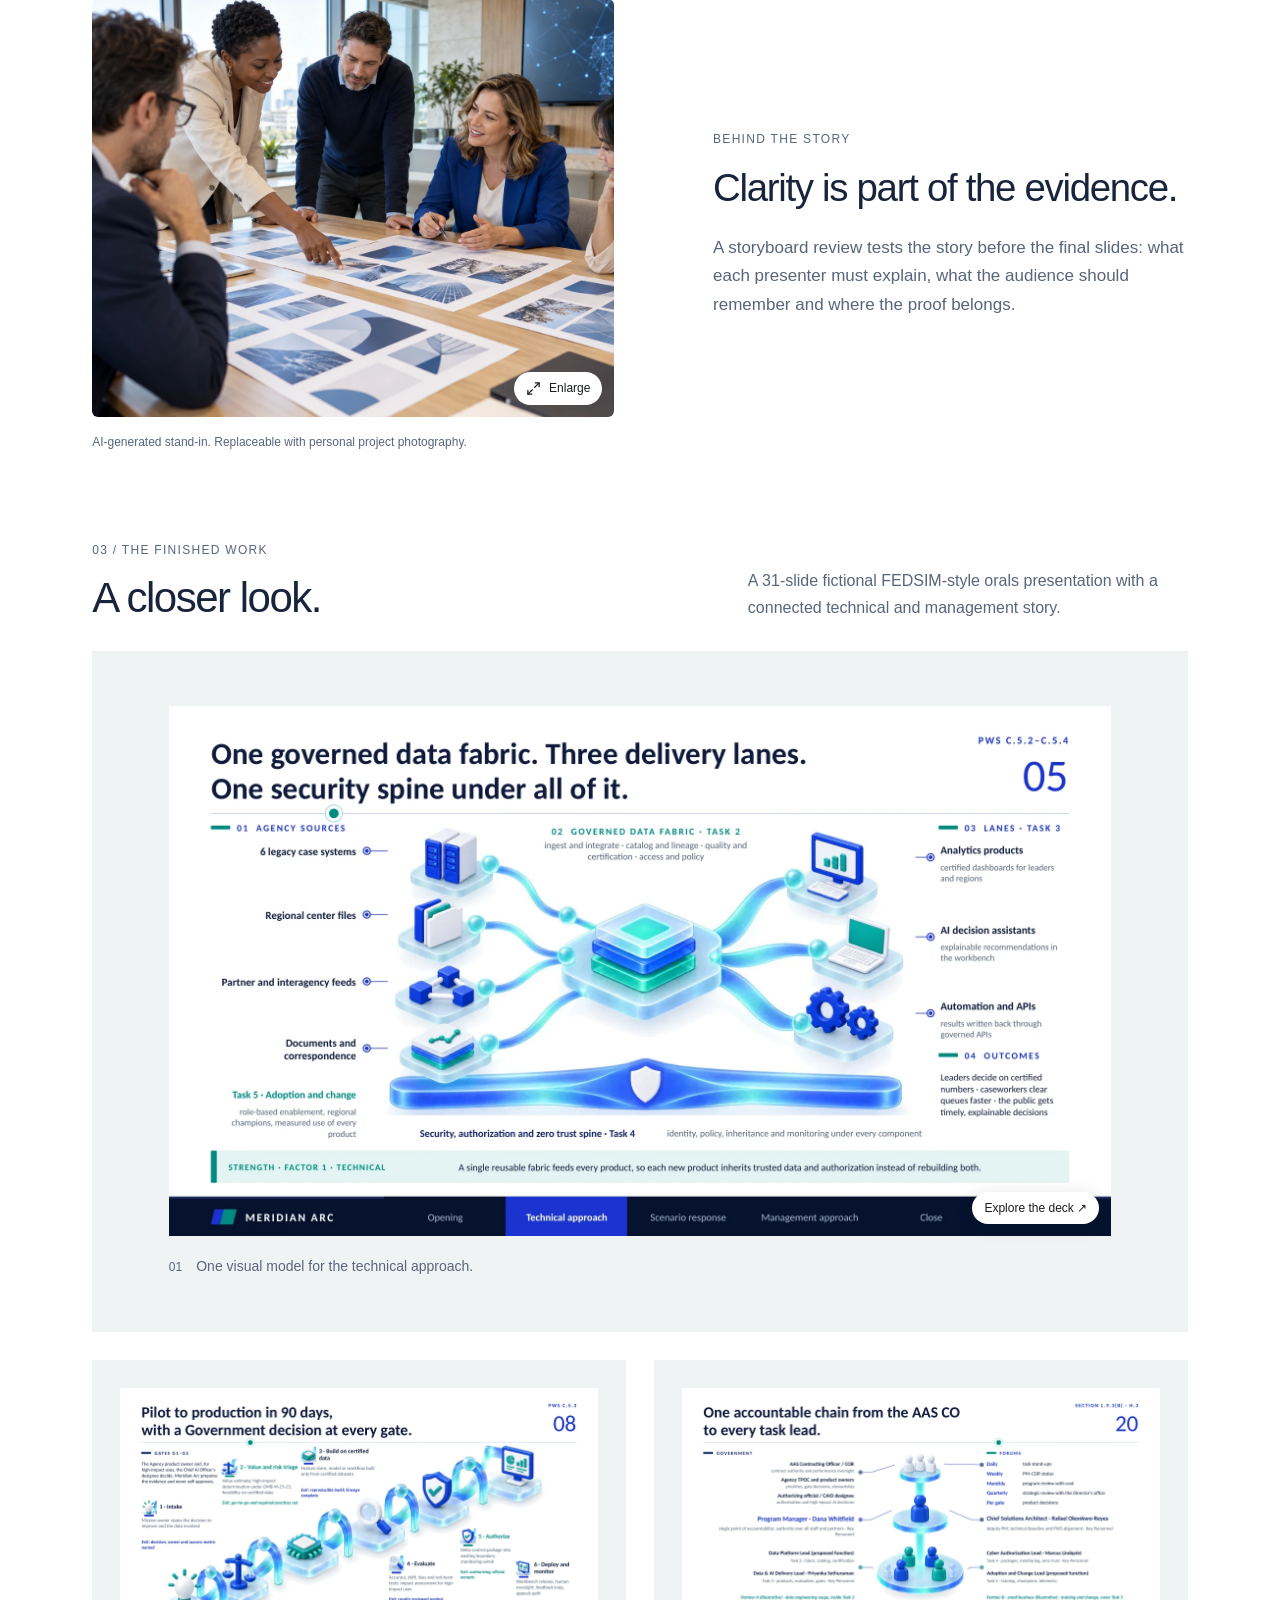
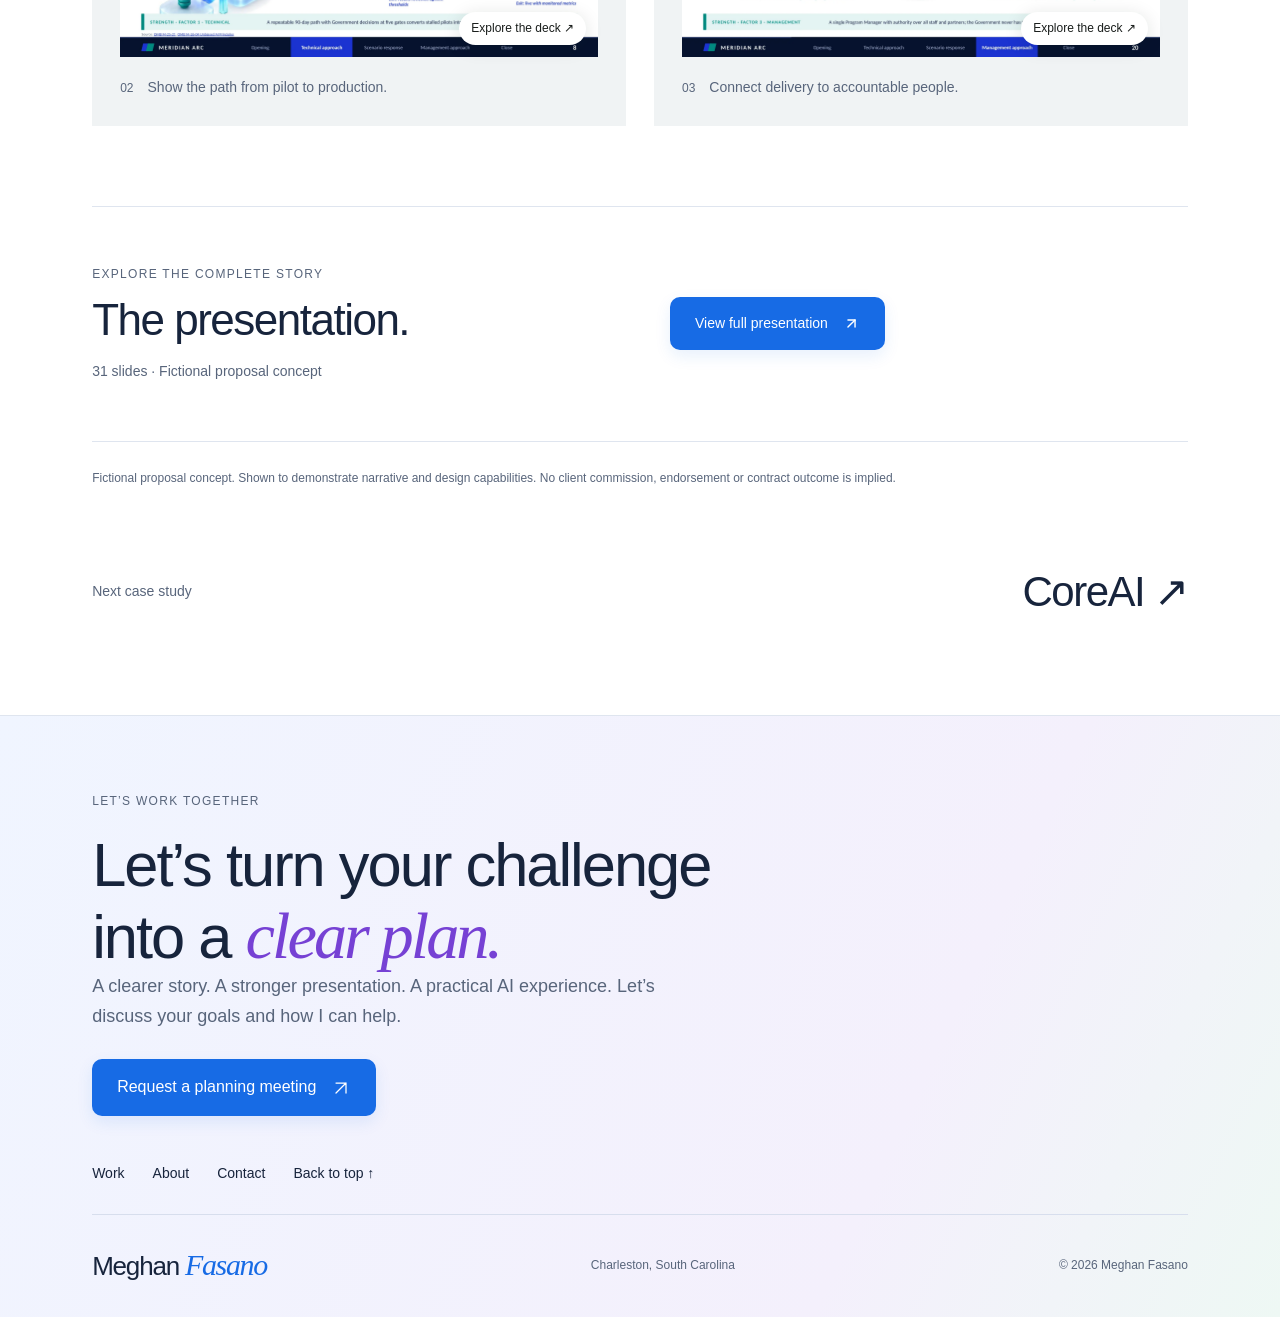
<file: work/meridian-arc/index.html>
<!DOCTYPE html><html lang="en"><head><meta charSet="utf-8"/><meta name="viewport" content="width=device-width, initial-scale=1"/><link rel="preload" href="/decks/meridian-arc/001.webp" as="image"/><link rel="stylesheet" href="/_next/static/chunks/41bfwg4bxyr71.css" data-precedence="next"/><link rel="stylesheet" href="/_next/static/chunks/2gd4gbjoqup3_.css" data-precedence="next"/><link rel="stylesheet" href="/_next/static/chunks/1s57aukebno__.css" data-precedence="next"/><link rel="preload" as="script" fetchPriority="low" href="/_next/static/chunks/2tajcupbair2y.js"/><script src="/_next/static/chunks/4193kwfkw7y8r.js" async=""></script><script src="/_next/static/chunks/2-b4zugezsx3i.js" async=""></script><script src="/_next/static/chunks/turbopack-00yo290gbbbm8.js" async=""></script><script src="/_next/static/chunks/0-4zpttn2a9wb.js" async=""></script><script src="/_next/static/chunks/22n-byze585pa.js" async=""></script><script src="/_next/static/chunks/0h37ku-vfu9i7.js" async=""></script><script src="/_next/static/chunks/19toedpe9aoor.js" async=""></script><title>Meridian Arc | Meghan Fasano</title><meta name="description" content="Turn a dense data and governance proposal into a coherent, evaluator-focused oral presentation."/><link rel="shortcut icon" href="/favicon.svg"/><link rel="icon" href="/favicon.svg"/><script src="/_next/static/chunks/0cz1d0mv5g_q7.js" noModule=""></script></head><body class="antialiased"><div hidden=""><!--$--><!--/$--></div><div class="folio" id="top"><a class="skip-link" href="#main">Skip to content</a><header class="folio-header folio-wrap"><a class="folio-name" href="/" aria-label="Meghan Fasano home"><span>MEGHAN</span><em>fasano</em></a><p class="header-discipline">DESIGN &amp; COMMUNICATIONS LEADER</p><nav aria-label="Main navigation"><a href="/" aria-current="page">Work</a><a href="/about">About</a><button class="" type="button" aria-haspopup="dialog" aria-expanded="false" data-state="closed" data-slot="dialog-trigger">Résumé</button><button class="" type="button" aria-haspopup="dialog" aria-expanded="false" data-state="closed" data-slot="dialog-trigger">Contact</button></nav></header><main id="main" class="folio-wrap"><section class="case-intro"><a class="back-link" href="/">← Selected work</a><p class="folio-eyebrow">Meridian Arc<!-- --> / <!-- -->Federal proposals · Information design</p><h1>Turn technical detail into a confident decision.</h1><div class="case-meta"><div><span>MY ROLE</span><p>Proposal strategy, storyboarding &amp; visual design</p></div><div><span>PROJECT CONTEXT</span><p>Fictional proposal concept</p></div></div><div class="case-quicklinks"><button class="portfolio-button" disabled="" type="button" aria-haspopup="dialog" aria-expanded="false" data-state="closed" data-slot="dialog-trigger">View all <!-- -->31<!-- --> slides ↗</button></div></section><figure class="case-cover"><button class="image-preview-trigger deck-cover-trigger" aria-label="Open Meridian Arc presentation from slide 1" disabled="" type="button" aria-haspopup="dialog" aria-expanded="false" data-state="closed" data-slot="dialog-trigger"><img src="/decks/meridian-arc/001.webp" alt="Meridian Arc presentation cover" loading="eager"/><span class="preview-badge">View all <!-- -->31<!-- --> slides ↗</span></button></figure><section class="case-brief"><div><span class="folio-eyebrow">01 / THE CHALLENGE</span><h2>Turn a dense data and governance proposal into a coherent, evaluator-focused oral presentation.</h2></div><div><span class="folio-eyebrow">02 / THE APPROACH</span><p>I used a repeated visual language to connect the data foundation, delivery plan and ownership. The story moves from the challenge through the approach to the evidence a decision requires.</p></div></section><section class="process-photo"><figure><button class="image-preview-trigger" aria-label="Enlarge image: AI-generated stand-in photo of a collaborative Meridian Arc story review" type="button" aria-haspopup="dialog" aria-expanded="false" data-state="closed" data-slot="dialog-trigger"><img src="/images/meridian-collaboration.webp" alt="AI-generated stand-in photo of a collaborative Meridian Arc story review" loading="lazy"/><span class="preview-badge"><svg xmlns="http://www.w3.org/2000/svg" width="15" height="15" viewBox="0 0 24 24" fill="none" stroke="currentColor" stroke-width="2" stroke-linecap="round" stroke-linejoin="round" class="lucide lucide-maximize2 lucide-maximize-2" aria-hidden="true"><path d="M15 3h6v6"></path><path d="m21 3-7 7"></path><path d="m3 21 7-7"></path><path d="M9 21H3v-6"></path></svg> Enlarge</span></button><figcaption>AI-generated stand-in. Replaceable with personal project photography.</figcaption></figure><div><p class="folio-eyebrow">BEHIND THE STORY</p><h2>Clarity is part of the evidence.</h2><p>A storyboard review tests the story before the final slides: what each presenter must explain, what the audience should remember and where the proof belongs.</p></div></section><section class="finished-work"><div class="section-line"><div><p class="folio-eyebrow">03 / THE FINISHED WORK</p><h2>A closer look.</h2></div><p>A 31-slide fictional FEDSIM-style orals presentation with a connected technical and management story.</p></div><div class="case-slides"><figure><button class="image-preview-trigger" aria-label="Open Meridian Arc presentation at slide 5" disabled="" type="button" aria-haspopup="dialog" aria-expanded="false" data-state="closed" data-slot="dialog-trigger"><img src="/decks/meridian-arc/005.webp" alt="One visual model for the technical approach." loading="lazy"/><span class="preview-badge">Explore the deck ↗</span></button><figcaption><span>01</span>One visual model for the technical approach.</figcaption></figure><figure><button class="image-preview-trigger" aria-label="Open Meridian Arc presentation at slide 8" disabled="" type="button" aria-haspopup="dialog" aria-expanded="false" data-state="closed" data-slot="dialog-trigger"><img src="/decks/meridian-arc/008.webp" alt="Show the path from pilot to production." loading="lazy"/><span class="preview-badge">Explore the deck ↗</span></button><figcaption><span>02</span>Show the path from pilot to production.</figcaption></figure><figure><button class="image-preview-trigger" aria-label="Open Meridian Arc presentation at slide 20" disabled="" type="button" aria-haspopup="dialog" aria-expanded="false" data-state="closed" data-slot="dialog-trigger"><img src="/decks/meridian-arc/020.webp" alt="Connect delivery to accountable people." loading="lazy"/><span class="preview-badge">Explore the deck ↗</span></button><figcaption><span>03</span>Connect delivery to accountable people.</figcaption></figure></div></section><section class="project-files" id="presentation"><div><p class="folio-eyebrow">EXPLORE THE COMPLETE STORY</p><h2>The presentation.</h2><p>31<!-- --> slides · <!-- -->Fictional proposal concept</p></div><div class="file-actions"><button class="portfolio-button" disabled="" type="button" aria-haspopup="dialog" aria-expanded="false" data-state="closed" data-slot="dialog-trigger">View full presentation <svg xmlns="http://www.w3.org/2000/svg" width="17" height="17" viewBox="0 0 24 24" fill="none" stroke="currentColor" stroke-width="2" stroke-linecap="round" stroke-linejoin="round" class="lucide lucide-arrow-up-right" aria-hidden="true"><path d="M7 7h10v10"></path><path d="M7 17 17 7"></path></svg></button></div></section><p class="folio-disclosure">Fictional proposal concept<!-- -->. Shown to demonstrate narrative and design capabilities. No client commission, endorsement or contract outcome is implied.</p><a class="next-project" href="/work/core-ai"><span>Next case study</span><strong>CoreAI<!-- --> ↗</strong></a></main><footer class="folio-footer"><div class="folio-wrap"><div class="footer-lead planning-cta"><div><p class="folio-eyebrow">LET’S WORK TOGETHER</p><h2>Let’s turn your challenge<br/>into a <em>clear plan.</em></h2><p class="planning-copy">A clearer story. A stronger presentation. A practical AI experience. Let’s discuss your goals and how I can help.</p><div class="planning-actions"><button class="portfolio-button" type="button" aria-haspopup="dialog" aria-expanded="false" data-state="closed" data-slot="dialog-trigger">Request a planning meeting <svg width="20" height="20" viewBox="0 0 24 24" fill="none" aria-hidden="true"><path d="M6 18 18 6M6 6h12v12" stroke="currentColor" stroke-width="1.5" stroke-linecap="round" stroke-linejoin="round"></path></svg></button></div></div></div><div class="footer-links"><nav aria-label="Footer navigation"><a href="/">Work</a><a href="/about">About</a><button class="" type="button" aria-haspopup="dialog" aria-expanded="false" data-state="closed" data-slot="dialog-trigger">Contact</button><a href="#top">Back to top ↑</a></nav></div><div class="footer-meta"><a class="footer-signature" href="/">Meghan <em>Fasano</em></a><span>Charleston, South Carolina</span><span>© <!-- -->2026<!-- --> Meghan Fasano</span></div></div></footer></div><!--$--><!--/$--><script src="/_next/static/chunks/2tajcupbair2y.js" id="_R_" async=""></script><script>(self.__next_f=self.__next_f||[]).push([0])</script><script>self.__next_f.push([1,"1:\"$Sreact.fragment\"\n2:I[96726,[\"/_next/static/chunks/0-4zpttn2a9wb.js\"],\"default\"]\n3:I[15914,[\"/_next/static/chunks/0-4zpttn2a9wb.js\"],\"default\"]\n5:I[52800,[\"/_next/static/chunks/0-4zpttn2a9wb.js\"],\"OutletBoundary\"]\n6:\"$Sreact.suspense\"\n9:I[52800,[\"/_next/static/chunks/0-4zpttn2a9wb.js\"],\"ViewportBoundary\"]\nb:I[52800,[\"/_next/static/chunks/0-4zpttn2a9wb.js\"],\"MetadataBoundary\"]\nd:I[47276,[\"/_next/static/chunks/0-4zpttn2a9wb.js\"],\"default\",1]\n:HL[\"/_next/static/chunks/41bfwg4bxyr71.css\",\"style\"]\n:HL[\"/_next/static/chunks/2gd4gbjoqup3_.css\",\"style\"]\n:HL[\"/_next/static/chunks/1s57aukebno__.css\",\"style\"]\n8:X\n0:{\"P\":null,\"c\":[\"\",\"work\",\"meridian-arc\",\"\"],\"q\":\"\",\"i\":false,\"f\":[[[\"\",{\"children\":[\"work\",{\"children\":[[\"slug\",\"meridian-arc\",\"d\",[\"microsoft-launch-tool\"]],{\"children\":[\"__PAGE__\",{},\"$undefined\",\"$undefined\",4608]},\"$undefined\",\"$undefined\",4608]},\"$undefined\",\"$undefined\",4608]},\"$undefined\",\"$undefined\",4624],[[\"$\",\"$1\",\"c\",{\"children\":[[[\"$\",\"link\",\"0\",{\"rel\":\"stylesheet\",\"href\":\"/_next/static/chunks/41bfwg4bxyr71.css\",\"precedence\":\"next\",\"crossOrigin\":\"$undefined\",\"nonce\":\"$undefined\"}],[\"$\",\"link\",\"1\",{\"rel\":\"stylesheet\",\"href\":\"/_next/static/chunks/2gd4gbjoqup3_.css\",\"precedence\":\"next\",\"crossOrigin\":\"$undefined\",\"nonce\":\"$undefined\"}],[\"$\",\"link\",\"2\",{\"rel\":\"stylesheet\",\"href\":\"/_next/static/chunks/1s57aukebno__.css\",\"precedence\":\"next\",\"crossOrigin\":\"$undefined\",\"nonce\":\"$undefined\"}],[\"$\",\"script\",\"script-0\",{\"src\":\"/_next/static/chunks/0-4zpttn2a9wb.js\",\"async\":true,\"nonce\":\"$undefined\"}]],[\"$\",\"html\",null,{\"lang\":\"en\",\"children\":[\"$\",\"body\",null,{\"className\":\"antialiased\",\"children\":[\"$\",\"$L2\",null,{\"parallelRouterKey\":\"children\",\"error\":\"$undefined\",\"errorStyles\":\"$undefined\",\"errorScripts\":\"$undefined\",\"template\":[\"$\",\"$L3\",null,{}],\"templateStyles\":\"$undefined\",\"templateScripts\":\"$undefined\",\"notFound\":[[[\"$\",\"title\",null,{\"children\":\"404: This page could not be found.\"}],[\"$\",\"div\",null,{\"style\":{\"fontFamily\":\"system-ui,\\\"Segoe UI\\\",Roboto,Helvetica,Arial,sans-serif,\\\"Apple Color Emoji\\\",\\\"Segoe UI Emoji\\\"\",\"height\":\"100vh\",\"textAlign\":\"center\",\"display\":\"flex\",\"flexDirection\":\"column\",\"alignItems\":\"center\",\"justifyContent\":\"center\"},\"children\":[\"$\",\"div\",null,{\"children\":[[\"$\",\"style\",null,{\"dangerouslySetInnerHTML\":{\"__html\":\"body{color:#000;background:#fff;margin:0}.next-error-h1{border-right:1px solid rgba(0,0,0,.3)}@media (prefers-color-scheme:dark){body{color:#fff;background:#000}.next-error-h1{border-right:1px solid rgba(255,255,255,.3)}}\"}}],[\"$\",\"h1\",null,{\"className\":\"next-error-h1\",\"style\":{\"display\":\"inline-block\",\"margin\":\"0 20px 0 0\",\"padding\":\"0 23px 0 0\",\"fontSize\":24,\"fontWeight\":500,\"verticalAlign\":\"top\",\"lineHeight\":\"49px\"},\"children\":404}],[\"$\",\"div\",null,{\"style\":{\"display\":\"inline-block\"},\"children\":[\"$\",\"h2\",null,{\"style\":{\"fontSize\":14,\"fontWeight\":400,\"lineHeight\":\"49px\",\"margin\":0},\"children\":\"This page could not be found.\"}]}]]}]}]],[]],\"forbidden\":\"$undefined\",\"unauthorized\":\"$undefined\"}]}]}]]}],{\"children\":[[\"$\",\"$1\",\"c\",{\"children\":[null,[\"$\",\"$L2\",null,{\"parallelRouterKey\":\"children\",\"error\":\"$undefined\",\"errorStyles\":\"$undefined\",\"errorScripts\":\"$undefined\",\"template\":[\"$\",\"$L3\",null,{}],\"templateStyles\":\"$undefined\",\"templateScripts\":\"$undefined\",\"notFound\":\"$undefined\",\"forbidden\":\"$undefined\",\"unauthorized\":\"$undefined\"}]]}],{\"children\":[[\"$\",\"$1\",\"c\",{\"children\":[null,[\"$\",\"$L2\",null,{\"parallelRouterKey\":\"children\",\"error\":\"$undefined\",\"errorStyles\":\"$undefined\",\"errorScripts\":\"$undefined\",\"template\":[\"$\",\"$L3\",null,{}],\"templateStyles\":\"$undefined\",\"templateScripts\":\"$undefined\",\"notFound\":\"$undefined\",\"forbidden\":\"$undefined\",\"unauthorized\":\"$undefined\"}]]}],{\"children\":[[\"$\",\"$1\",\"c\",{\"children\":[\"$L4\",[[\"$\",\"script\",\"script-0\",{\"src\":\"/_next/static/chunks/22n-byze585pa.js\",\"async\":true,\"nonce\":\"$undefined\"}],[\"$\",\"script\",\"script-1\",{\"src\":\"/_next/static/chunks/0h37ku-vfu9i7.js\",\"async\":true,\"nonce\":\"$undefined\"}],[\"$\",\"script\",\"script-2\",{\"src\":\"/_next/static/chunks/19toedpe9aoor.js\",\"async\":true,\"nonce\":\"$undefined\"}]],[\"$\",\"$L5\",null,{\"children\":[\"$\",\"$6\",null,{\"name\":\"Next.MetadataOutlet\",\"children\":\"$@7\"}]}]]}],{},null,false,null]},null,false,\"$8\"]},null,false,\"$8\"]},null,false,null],[\"$\",\"$1\",\"h\",{\"children\":[null,[\"$\",\"$L9\",null,{\"children\":\"$La\"}],[\"$\",\"div\",null,{\"hidden\":true,\"children\":[\"$\",\"$Lb\",null,{\"children\":[\"$\",\"$6\",null,{\"name\":\"Next.Metadata\",\"children\":\"$Lc\"}]}]}],null]}],false]],\"m\":\"$undefined\",\"G\":[\"$d\",[[\"$\",\"link\",\"0\",{\"rel\":\"stylesheet\",\"href\":\"/_next/static/chunks/41bfwg4bxyr71.css\",\"precedence\":\"next\",\"crossOrigin\":\"$undefined\",\"nonce\":\"$undefined\"}],[\"$\",\"link\",\"1\",{\"rel\":\"stylesheet\",\"href\":\"/_next/static/chunks/2gd4gbjoqup3_.css\",\"precedence\":\"next\",\"crossOrigin\":\"$undefined\",\"nonce\":\"$undefined\"}],[\"$\",\"link\",\"2\",{\"rel\":\"stylesheet\",\"href\":\"/_next/static/chunks/1s57aukebno__.css\",\"precedence\":\"next\",\"crossOrigin\":\"$undefined\",\"nonce\":\"$undefined\"}]]],\"S\":true,\"h\":null,\"r\":\"$undefined\",\"s\":\"$undefined\",\"a\":\"$undefined\",\"l\":\"$undefined\",\"p\":\"$undefined\",\"d\":\"$undefined\",\"b\":\"87OEuxdsKXMthVpdMvTQ5\"}\ne:I[33674,[\"/_next/static/chunks/0-4zpttn2a9wb.js\",\"/_next/static/chunks/22n-byze585pa.js\",\"/_next/static/chunks/0h37ku-vfu9i7.js\",\"/_next/static/chunks/19toedpe9aoor.js\"],\"ResumeButton\"]\nf:I[33674,[\"/_next/static/chunks/0-4zpttn2a9wb.js\",\"/_next/static/chunks/22n-byze585pa.js\",\"/_next/static/chunks/0h37ku-vfu9i7.js\",\"/_next/static/chunks/19toedpe9aoor.js\"],\"ContactButton\"]\n10:I[32957,[\"/_next/static/chunks/0-4zpttn2a9wb.js\",\"/_next/static/chunks/22n-byze585pa.js\",\"/_next/static/chunks/0h37ku-vfu9i7.js\",\"/_next/static/chunks/19toedpe9aoor.js\"],\"default\"]\n11:I[33674,[\"/_next/static/chunks/0-4zpttn2a9wb.js\",\"/_next/static/chunks/22n-byze585pa.js\",\"/_next/static/chunks/0h37ku-vfu9i7.js\",\"/_next/static/chunks/19toedpe9aoor.js\"],\"ImagePreview\"]\n:HL[\"/decks/meridian-arc/001.webp\",\"image\"]\n8:C\n4:[\"$\",\"div\",null,{\"className\":\"folio\",\"id\":\"top\",\"children\":[[[\"$\",\"a\",null,{\"className\":\"skip-link\",\"href\":\"#main\",\"children\":\"Skip to content\"}],[\"$\",\"header\",null,{\"className\":\"folio-header folio-wrap\",\"children\":[[\"$\",\"a\",null,{\"className\":\"folio-name\",\"href\":\"/\",\"aria-label\":\"Meghan Fasano home\",\"children\":[[\"$\",\"span\",null,{\"children\":\"MEGHAN\"}],[\"$\",\"em\",null,{\"children\":\"fasano\"}]]}],[\"$\",\"p\",null,{\"className\":\"header-discipline\",\"children\":\"DESIGN \u0026 COMMUNICATIONS LEADER\"}],[\"$\",\"nav\",null,{\"aria-label\":\"Main navigation\",\"children\":[[\"$\",\"a\",null,{\"href\":\"/\",\"aria-current\":\"page\",\"children\":\"Work\"}],[\"$\",\"a\",null,{\"href\":\"/about\",\"aria-current\":\"$undefined\",\"children\":\"About\"}],[\"$\",\"$Le\",null,{}],[\"$\",\"$Lf\",null,{}]]}]]}]],[\"$\",\"main\",null,{\"id\":\"main\",\"className\":\"folio-wrap\",\"children\":[[\"$\",\"section\",null,{\"className\":\"case-intro\",\"children\":[[\"$\",\"a\",null,{\"className\":\"back-link\",\"href\":\"/\",\"children\":\"← Selected work\"}],[\"$\",\"p\",null,{\"className\":\"folio-eyebrow\",\"children\":[\"Meridian Arc\",\" / \",\"Federal proposals · Information design\"]}],[\"$\",\"h1\",null,{\"children\":\"Turn technical detail into a confident decision.\"}],[\"$\",\"div\",null,{\"className\":\"case-meta\",\"children\":[[\"$\",\"div\",null,{\"children\":[[\"$\",\"span\",null,{\"children\":\"MY ROLE\"}],[\"$\",\"p\",null,{\"children\":\"Proposal strategy, storyboarding \u0026 visual design\"}]]}],[\"$\",\"div\",null,{\"children\":[[\"$\",\"span\",null,{\"children\":\"PROJECT CONTEXT\"}],[\"$\",\"p\",null,{\"children\":\"Fictional proposal concept\"}]]}]]}],[\"$\",\"div\",null,{\"className\":\"case-quicklinks\",\"children\":[\"$\",\"$L10\",null,{\"id\":\"meridian-arc\",\"children\":[\"View all \",31,\" slides ↗\"]}]}]]}],[\"$\",\"figure\",null,{\"className\":\"case-cover\",\"children\":[\"$\",\"$L10\",null,{\"id\":\"meridian-arc\",\"triggerClassName\":\"image-preview-trigger deck-cover-trigger\",\"buttonLabel\":\"Open Meridian Arc presentation from slide 1\",\"children\":[[\"$\",\"img\",null,{\"src\":\"/decks/meridian-arc/001.webp\",\"alt\":\"Meridian Arc presentation cover\",\"loading\":\"eager\"}],[\"$\",\"span\",null,{\"className\":\"preview-badge\",\"children\":[\"View all \",31,\" slides ↗\"]}]]}]}],[\"$\",\"section\",null,{\"className\":\"case-brief\",\"children\":[[\"$\",\"div\",null,{\"children\":[[\"$\",\"span\",null,{\"className\":\"folio-eyebrow\",\"children\":\"01 / THE CHALLENGE\"}],[\"$\",\"h2\",null,{\"children\":\"Turn a dense data and governance proposal into a coherent, evaluator-focused oral presentation.\"}]]}],[\"$\",\"div\",null,{\"children\":[[\"$\",\"span\",null,{\"className\":\"folio-eyebrow\",\"children\":\"02 / THE APPROACH\"}],[\"$\",\"p\",null,{\"children\":\"I used a repeated visual language to connect the data foundation, delivery plan and ownership. The story moves from the challenge through the approach to the evidence a decision requires.\"}]]}]]}],[\"$\",\"section\",null,{\"className\":\"process-photo\",\"children\":[[\"$\",\"figure\",null,{\"children\":[[\"$\",\"$L11\",null,{\"src\":\"/images/meridian-collaboration.webp\",\"alt\":\"AI-generated stand-in photo of a collaborative Meridian Arc story review\"}],[\"$\",\"figcaption\",null,{\"children\":\"AI-generated stand-in. Replaceable with personal project photography.\"}]]}],[\"$\",\"div\",null,{\"children\":[[\"$\",\"p\",null,{\"className\":\"folio-eyebrow\",\"children\":\"BEHIND THE STORY\"}],[\"$\",\"h2\",null,{\"children\":\"Clarity is part of the evidence.\"}],[\"$\",\"p\",null,{\"children\":\"A storyboard review tests the story before the final slides: what each presenter must explain, what the audience should remember and where the proof belongs.\"}]]}]]}],[\"$\",\"section\",null,{\"className\":\"finished-work\",\"children\":[[\"$\",\"div\",null,{\"className\":\"section-line\",\"children\":[[\"$\",\"div\",null,{\"children\":[[\"$\",\"p\",null,{\"className\":\"folio-eyebrow\",\"children\":\"03 / THE FINISHED WORK\"}],[\"$\",\"h2\",null,{\"children\":\"A closer look.\"}]]}],[\"$\",\"p\",null,{\"children\":\"A 31-slide fictional FEDSIM-style orals presentation with a connected technical and management story.\"}]]}],[\"$\",\"div\",null,{\"className\":\"case-slides\",\"children\":[[\"$\",\"figure\",\"5\",{\"children\":[[\"$\",\"$L10\",null,{\"id\":\"meridian-arc\",\"initialSlide\":4,\"triggerClassName\":\"image-preview-trigger\",\"buttonLabel\":\"Open Meridian Arc presentation at slide 5\",\"children\":[[\"$\",\"img\",null,{\"src\":\"/decks/meridian-arc/005.webp\",\"alt\":\"One visual model for the technical approach.\",\"loading\":\"lazy\"}],[\"$\",\"span\",null,{\"className\":\"preview-badge\",\"children\":\"Explore the deck ↗\"}]]}],[\"$\",\"figcaption\",null,{\"children\":[[\"$\",\"span\",null,{\"children\":\"01\"}],\"One visual model for the technical approach.\"]}]]}],[\"$\",\"figure\",\"8\",{\"children\":[[\"$\",\"$L10\",null,{\"id\":\"meridian-arc\",\"initialSlide\":7,\"triggerClassName\":\"image-preview-trigger\",\"buttonLabel\":\"Open Meridian Arc presentation at slide 8\",\"children\":[\"$L12\",\"$L13\"]}],\"$L14\"]}],\"$L15\"]}]]}],\"$L16\",\"$L17\",\"$L18\"]}],\"$L19\"]}]\n12:[\"$\",\"img\",null,{\"src\":\"/decks/meridian-arc/008.webp\",\"alt\":\"Show the path from pilot to production.\",\"loading\":\"lazy\"}]\n13:[\"$\",\"span\",null,{\"className\":\"preview-badge\",\"children\":\"Explore the deck ↗\"}]\n14:[\"$\",\"figcaption\",null,{\"children\":[[\"$\",\"span\",null,{\"children\":\"02\"}],\"Show the path from pilot to production.\"]}]\n15:[\"$\",\"figure\",\"20\",{\"children\":[[\"$\",\"$L10\",null,{\"id\":\"meridian-arc\",\"initialSlide\":19,\"triggerClassName\":\"image-preview-trigger\",\"buttonLabel\":\"Open Meridian Arc presentation at slide 20\",\"children\":[[\"$\",\"img\",null,{\"src\":\"/decks/meridian-arc/020.webp\",\"alt\":\"Connect delivery to accountable people.\",\"loading\":\"lazy\"}],[\"$\",\"span\",null,{\"className\":\"preview-badge\",\"children\":\"Explore the deck ↗\"}]]}],[\"$\",\"figcaption\",null,{\"children\":[[\"$\",\"span\",null,{\"children\":\"03\"}],\"Connect delivery to accountable people.\"]}]]}]\n16:[\"$\",\"section\",null,{\"className\":\"project-files\",\"id\":\"presentation\",\"children\":[[\"$\",\"div\",null,{\"children\":[[\"$\",\"p\",null,{\"className\":\"folio-eyebrow\",\"children\":\"EXPLORE THE COMPLETE STORY\"}],[\"$\",\"h2\",null,{\"children\":\"The presentation.\"}],[\"$\",\"p\",null,{\"children\":[31,\" slides · \",\"Fictional proposal concept\"]}]]}],[\"$\",\"div\",null,{\"className\":\"file-actions\",\"children\":[\"$\",\"$L10\",null,{\"id\":\"meridian-arc\"}]}]]}]\n17:[\"$\",\"p\",null,{\"className\":\"folio-disclosure\",\"children\":[\"Fictional proposal concept\",\". Shown to demonstrate narrative and design capabilities. No client commission, endorsement or contract outcome is implied.\"]}]\n18:[\"$\",\"a\",null,{\"className\":\"next-project\",\"href\":\"/work/core-ai\",\"children\":[[\"$\",\"span\",null,{\"children\":\"Next case study\"}],[\"$\",\"strong\",null,{\"children\":[\"CoreAI\",\" ↗\"]}]]}]\n19:[\"$\",\"footer\",null,{\"className\":\"folio-footer\",\"children\":[\"$\",\"div\",null,{\"className\":\"folio-wrap\",\"children\":[[\"$\",\"div\",null,{\"className\":\"footer-lead planning-cta\",\"children\":[\"$\",\"div\",null,{\"children\":[[\"$\",\"p\",null,{\"className\":\"folio-eyebrow\",\"children\":\"LET’S WORK TOGETHER\"}],[\"$\",\"h2\",null,{\"children\":[\"Let’s turn your challenge\",[\"$\",\"br\",null,{}],\"into a \",[\"$\",\"em\",null,{\"children\":\"clear plan.\"}]]}],[\"$\",\"p\",null,{\"className\":\"planning-copy\",\"children\":\"A clearer story. A stronger presentation. A practical AI experience. Let’s discuss your goals and how I can help.\"}],[\"$\",\"div\",null,{\"className\":\"planning-actions\",\"children\":[\"$\",\"$Lf\",null,{\"className\":\"portfolio-button\",\"intent\":\"consultation\",\"children\":[\"Request a planning meeting \",[\"$\",\"svg\",null,{\"width\":\"20\",\"height\":\"20\",\"viewBox\":\"0 0 24 24\",\"fill\":\"none\",\"aria-hidden\":\"true\",\"children\":[\"$\",\"path\",null,{\"d\":\"M6 18 18 6M6 6h12v12\",\"stroke\":\"currentColor\",\"strokeWidth\":\"1.5\",\"strokeLinecap\":\"round\",\"strokeLinejoin\":\"round\"}]}]]}]}]]}]}],[\"$\",\"div\",null,{\"className\":\"footer-links\",\"children\":[\"$\",\"nav\",null,{\"aria-label\":\"Footer navigation\",\"children\":[[\"$\",\"a\",null,{\"href\":\"/\",\"children\":\"Work\"}],[\"$\",\"a\",null,{\"href\":\"/about\",\"children\":\"About\"}],[\"$\",\"$Lf\",null,{}],[\"$\",\"a\",null,{\"href\":\"#top\",\"children\":\"Back to top ↑\"}]]}]}],[\"$\",\"div\",null,{\"className\":\"footer-meta\",\"children\":[[\"$\",\"a\",null,{\"className\":\"footer-signature\",\"href\":\"/\",\"children\":[\"Meghan \",[\"$\",\"em\",null,{\"children\":\"Fasano\"}]]}],[\"$\",\"span\",null,{\"children\":\"Charleston, South Carolina\"}],[\"$\",\"span\",null,{\"children\":[\"© \",2026,\" Meghan Fasano\"]}]]}]]}]}]\na:[[\"$\",\"meta\",\"0\",{\"charSet\":\"utf-8\"}],[\"$\",\"meta\",\"1\",{\"name\":\"viewport\",\"content\":\"width=device-width, initial-scale=1\"}]]\n1a:I[85743,[\"/_next/static/chunks/0-4zpttn2a9wb.js\"],\"IconMark\"]\n7:null\nc:[[\"$\",\"title\",\"0\",{\"children\":\"Meridian Arc | Meghan Fasano\"}],[\"$\",\"meta\",\"1\",{\"name\":\"description\",\"content\":\"Turn a dense data and governance proposal into a coherent, evaluator-focused oral presentation.\"}],[\"$\",\"link\",\"2\",{\"rel\":\"shortcut icon\",\"href\":\"/favicon.svg\"}],[\"$\",\"link\",\"3\",{\"rel\":\"icon\",\"href\":\"/favicon.svg\"}],[\"$\",\"$L1a\",\"4\",{}]]\n"])</script></body></html>
</file>
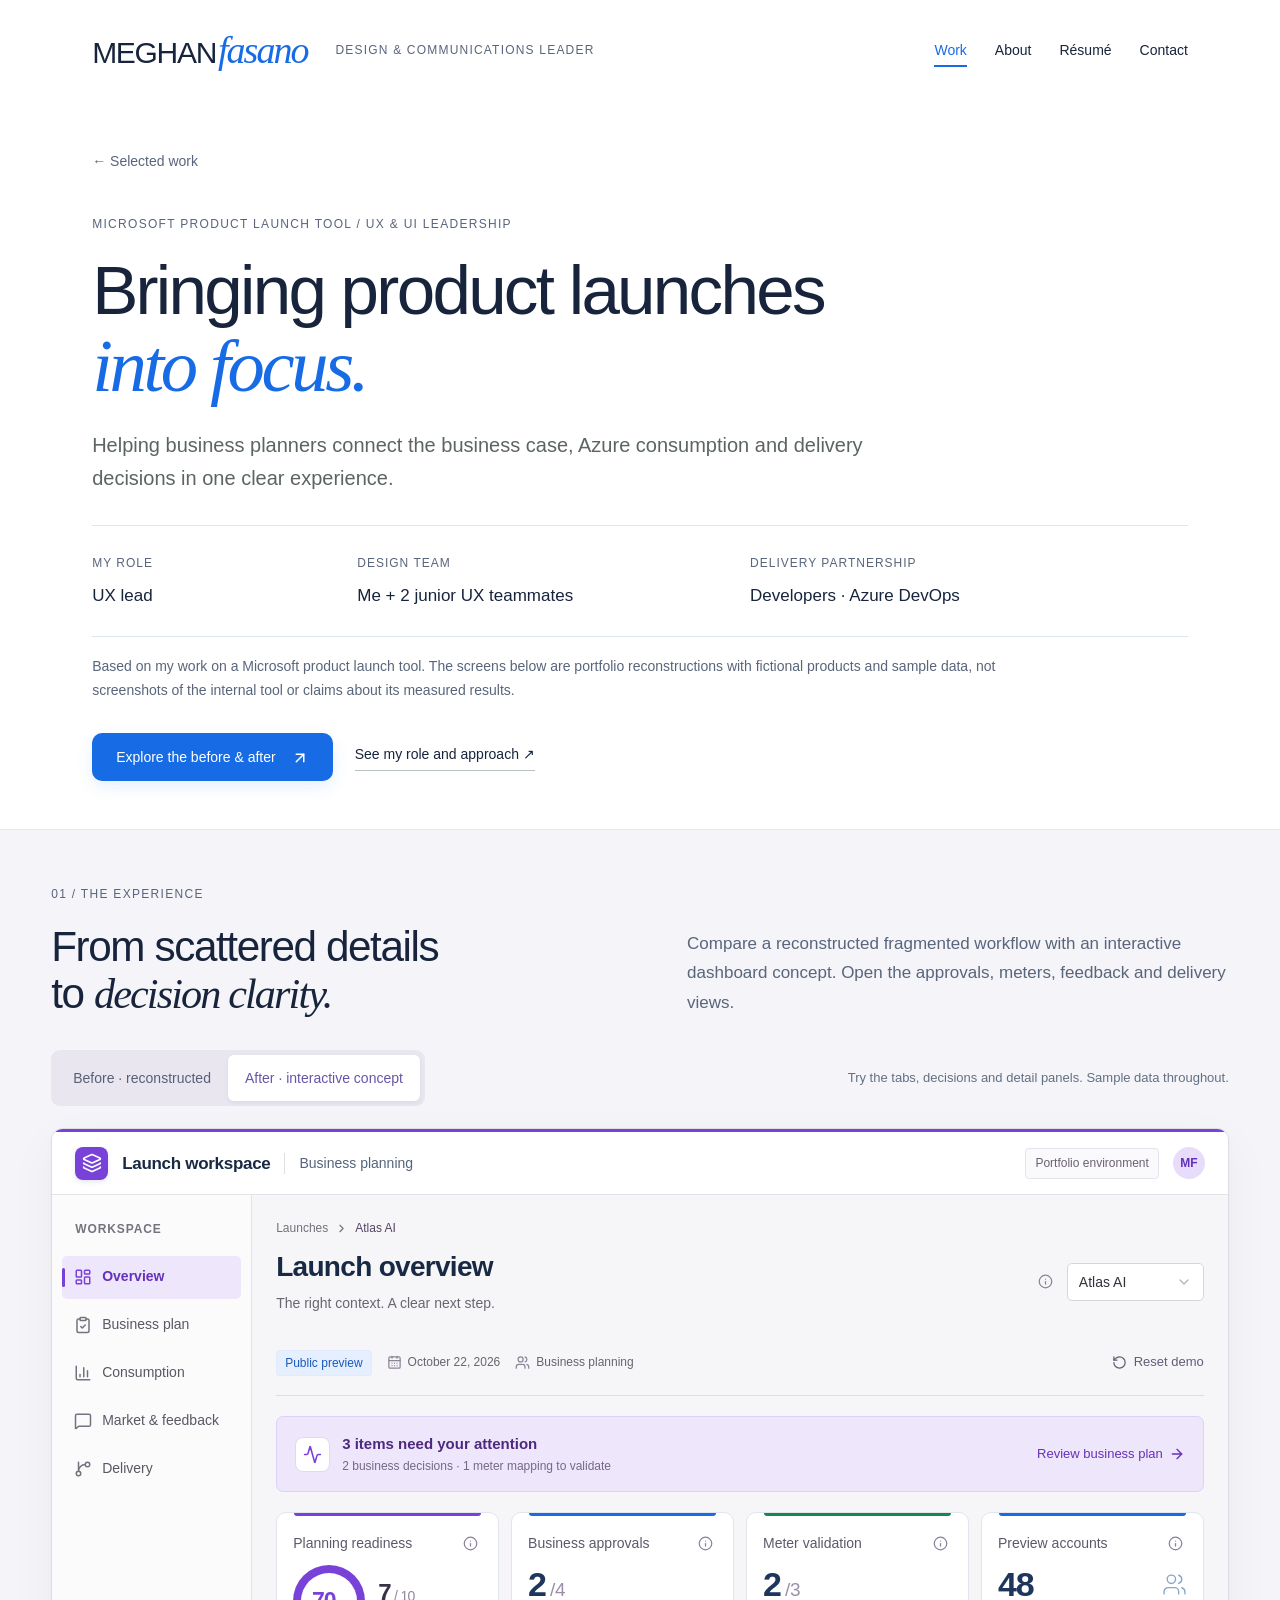
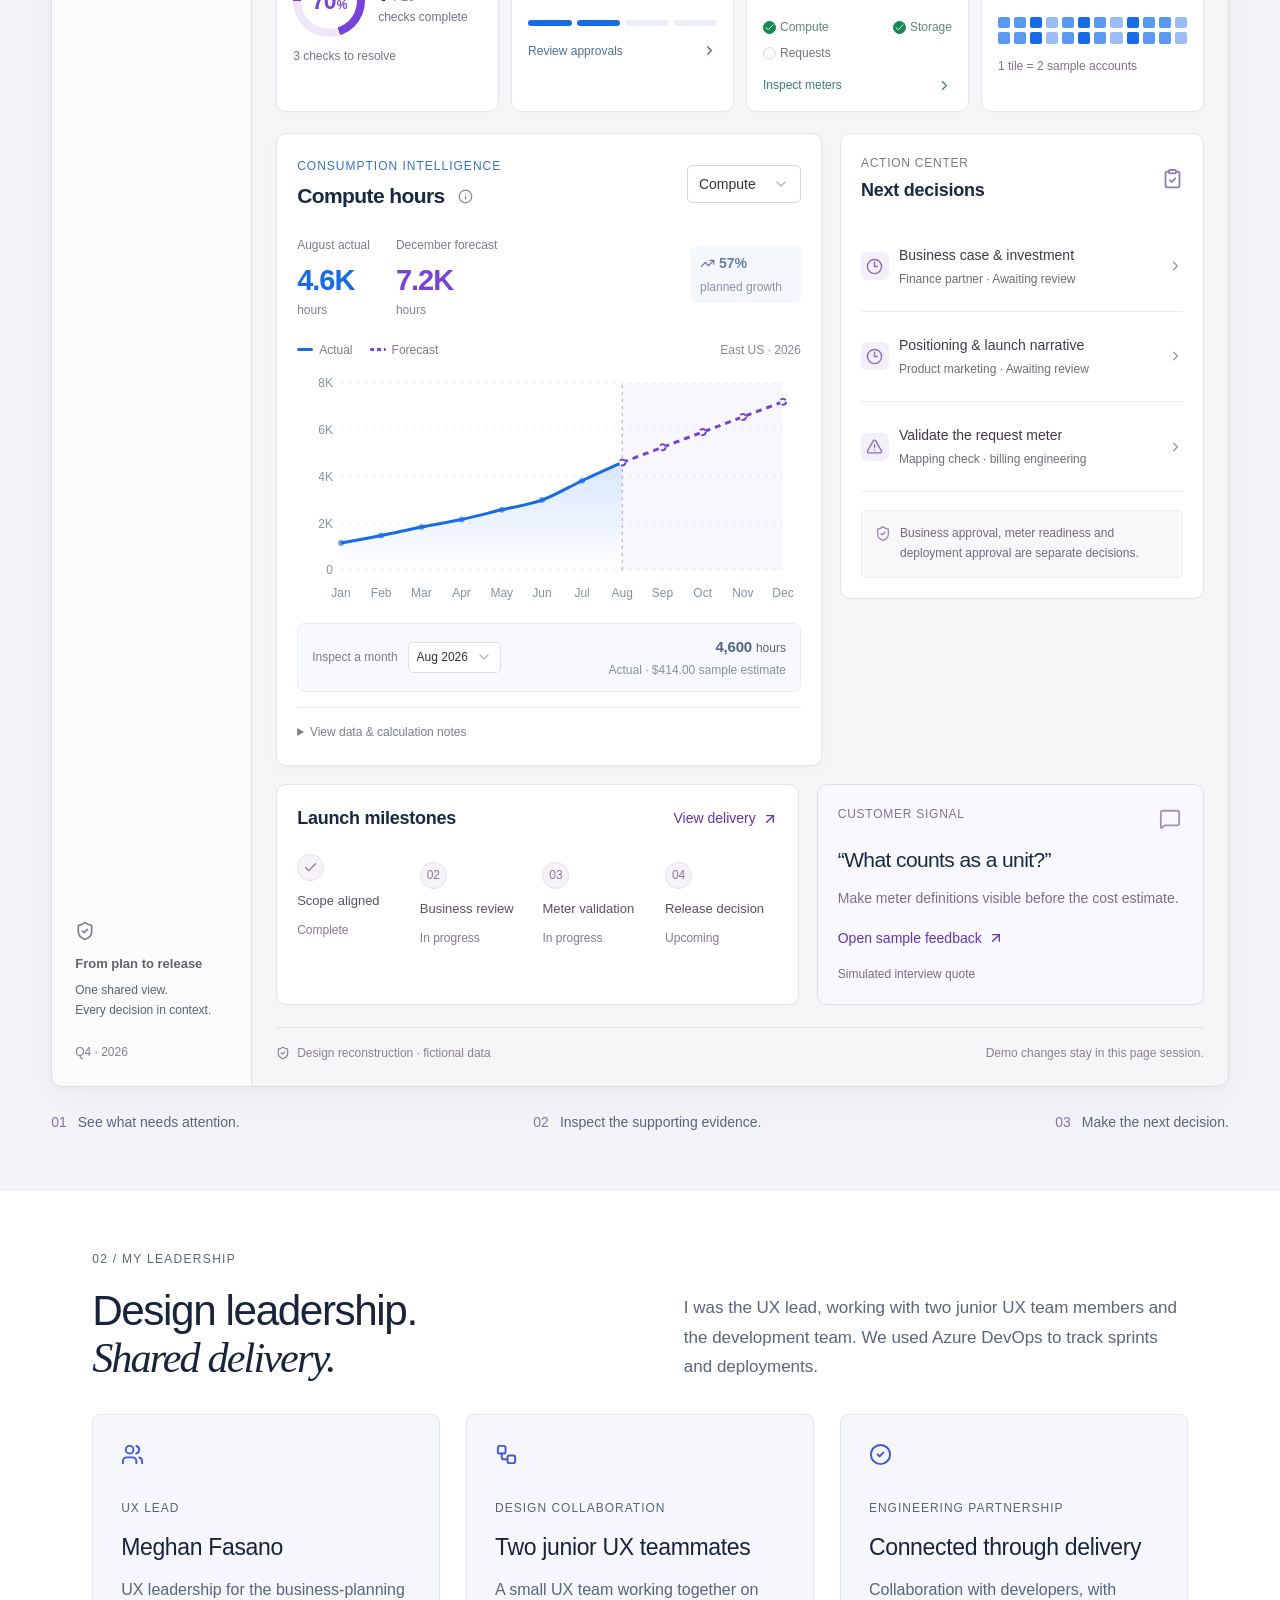
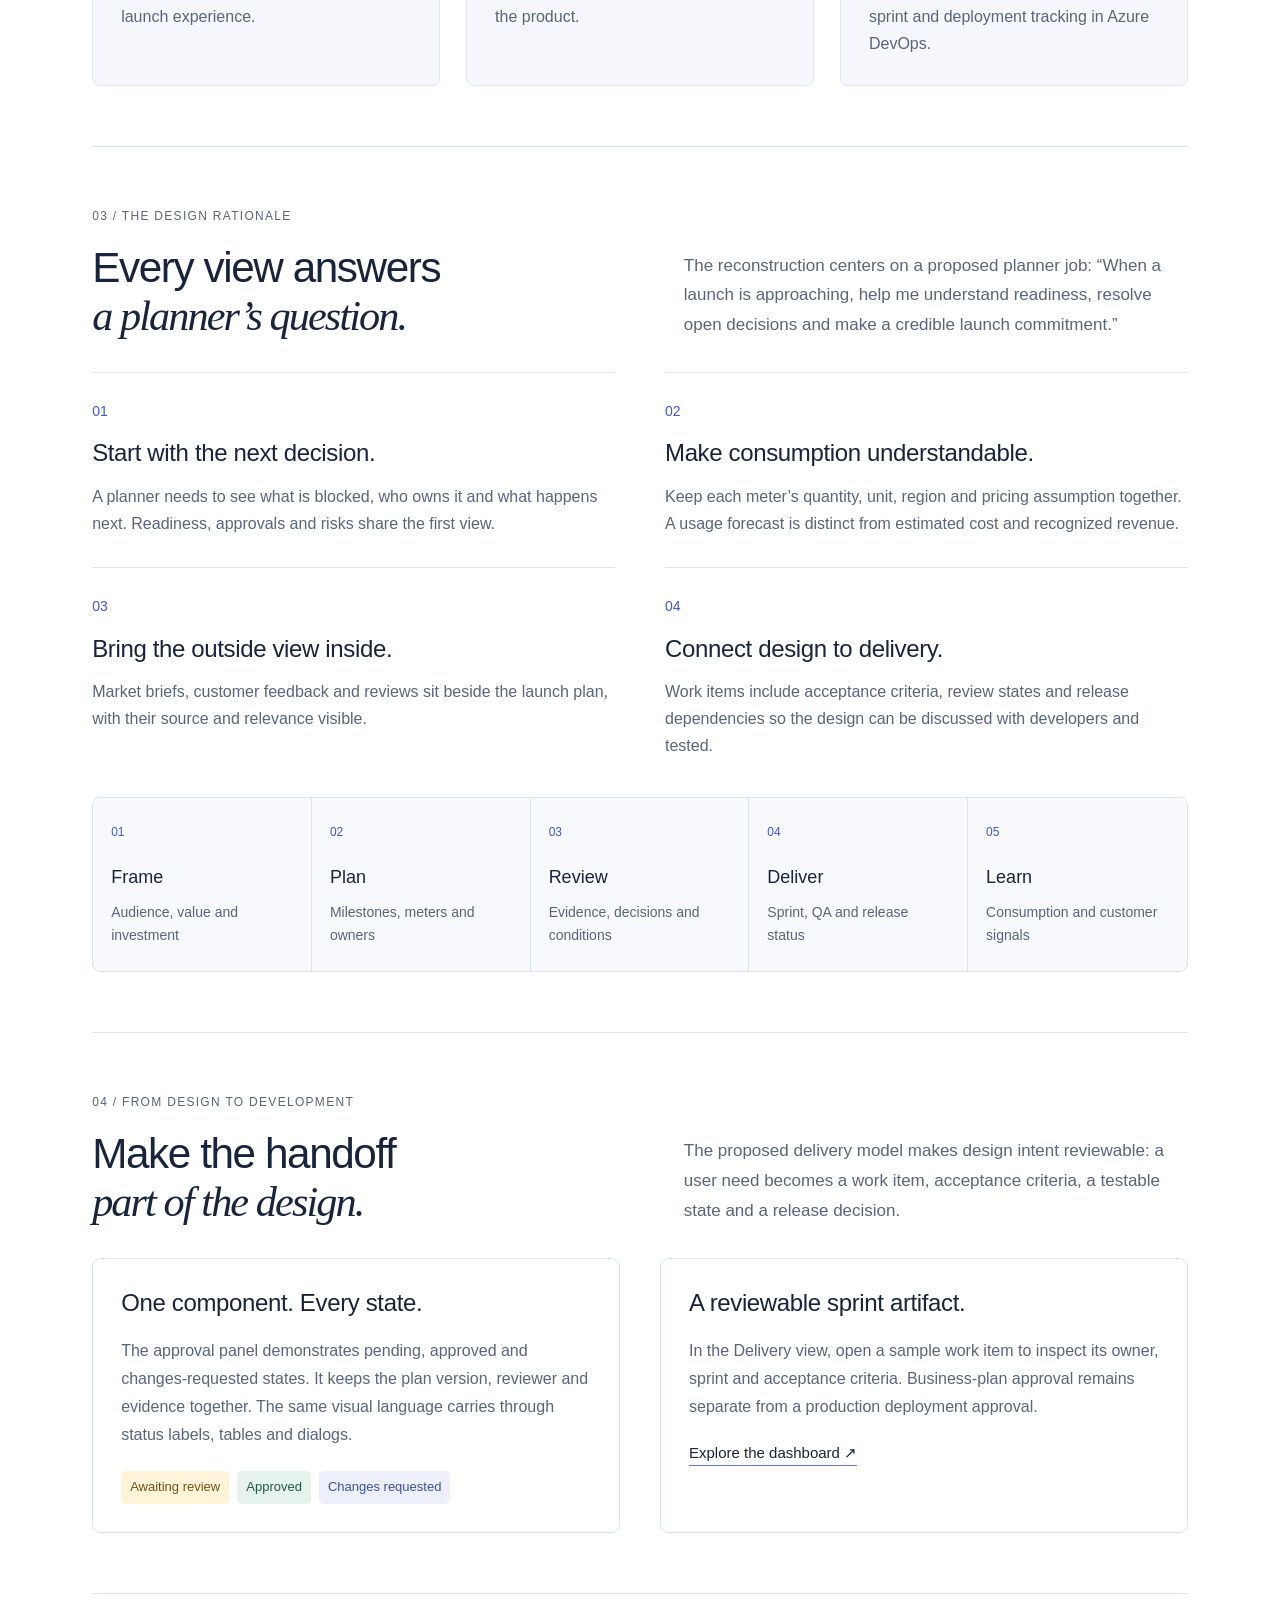
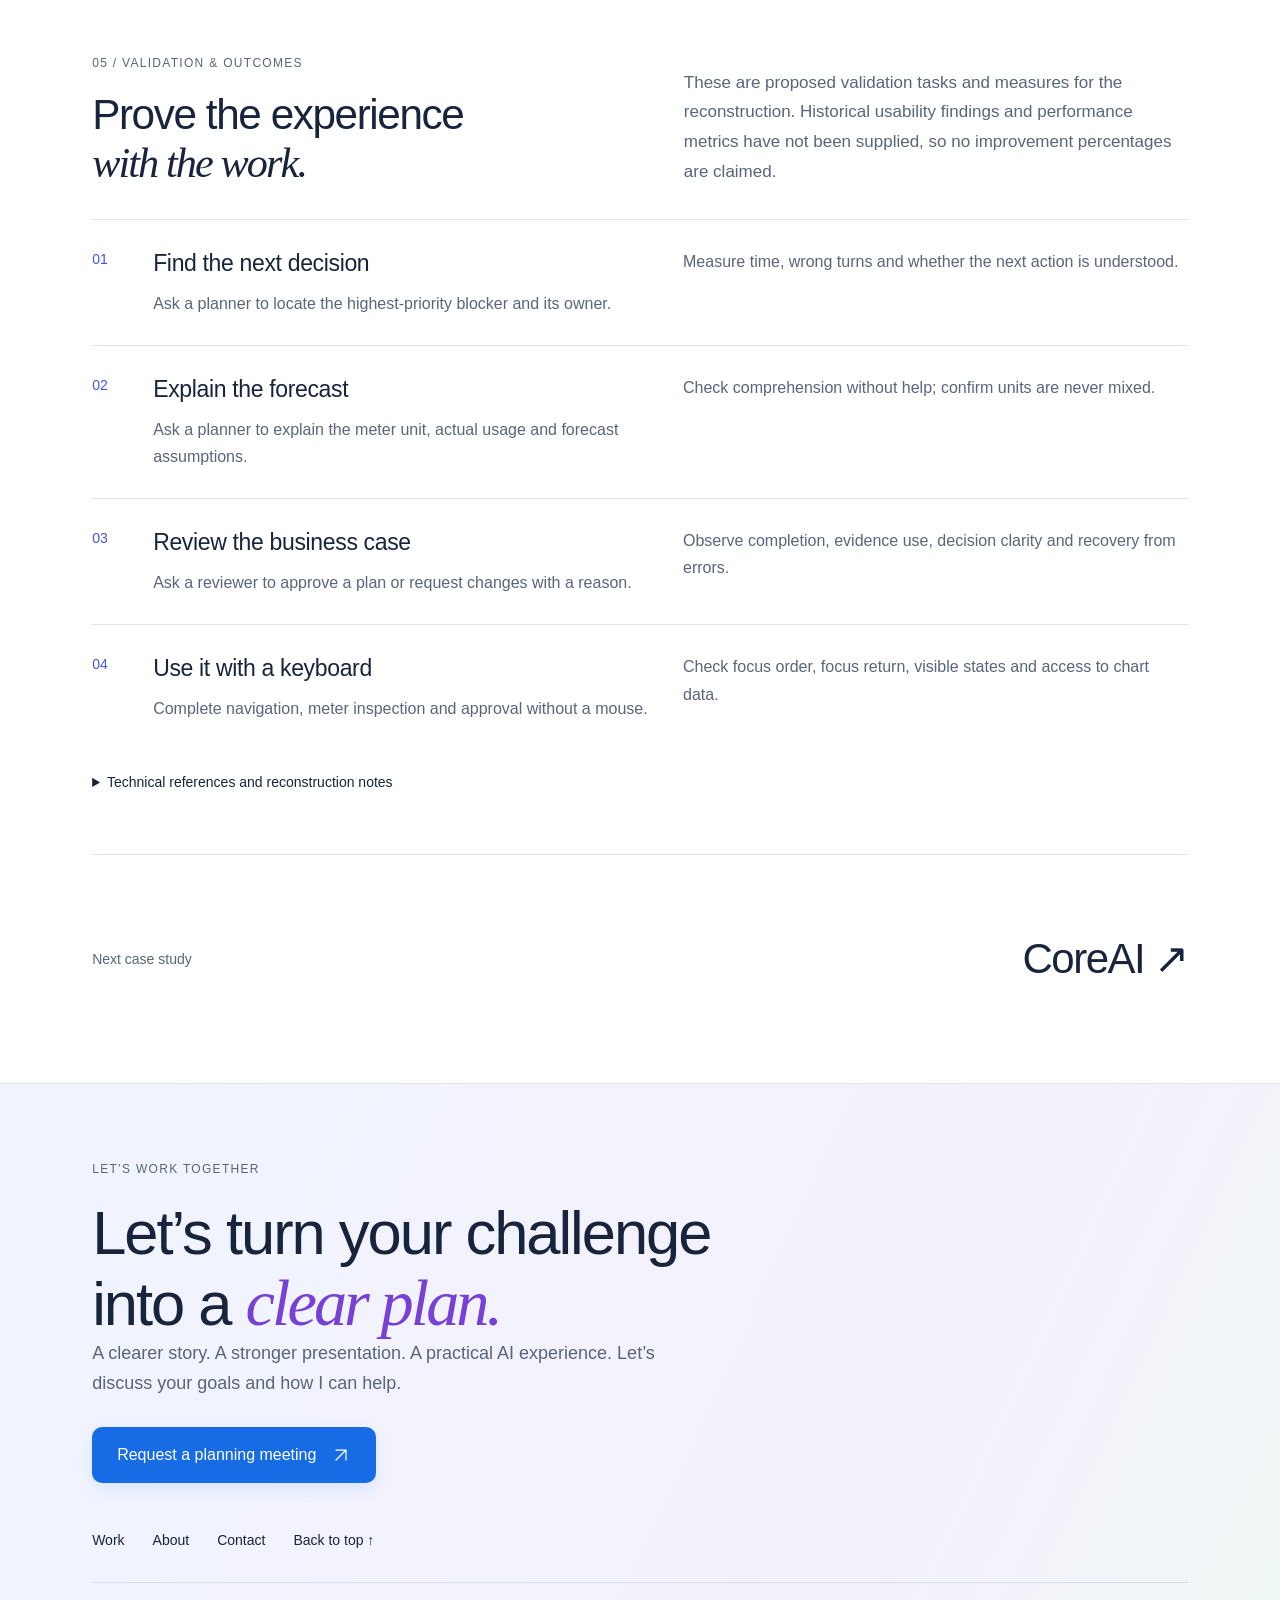
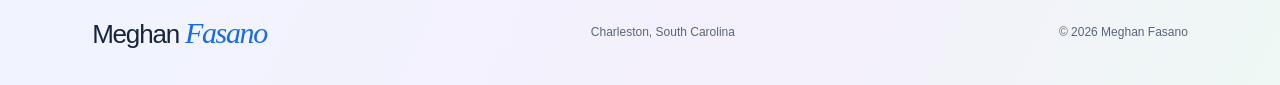
<file: work/microsoft-launch-tool/index.html>
<!DOCTYPE html><html lang="en"><head><meta charSet="utf-8"/><meta name="viewport" content="width=device-width, initial-scale=1"/><link rel="stylesheet" href="/_next/static/chunks/41bfwg4bxyr71.css" data-precedence="next"/><link rel="stylesheet" href="/_next/static/chunks/2gd4gbjoqup3_.css" data-precedence="next"/><link rel="stylesheet" href="/_next/static/chunks/1s57aukebno__.css" data-precedence="next"/><link rel="preload" as="script" fetchPriority="low" href="/_next/static/chunks/2tajcupbair2y.js"/><script src="/_next/static/chunks/4193kwfkw7y8r.js" async=""></script><script src="/_next/static/chunks/2-b4zugezsx3i.js" async=""></script><script src="/_next/static/chunks/turbopack-00yo290gbbbm8.js" async=""></script><script src="/_next/static/chunks/0-4zpttn2a9wb.js" async=""></script><script src="/_next/static/chunks/42mrwjewr4q0o.js" async=""></script><script src="/_next/static/chunks/19toedpe9aoor.js" async=""></script><script src="/_next/static/chunks/13wa5n5zkm17u.js" async=""></script><script src="/_next/static/chunks/0h37ku-vfu9i7.js" async=""></script><title>Microsoft Launch Tool | UX/UI Leadership | Meghan Fasano</title><meta name="description" content="Meghan Fasano’s UX leadership on a Microsoft business-planning launch tool, with a reconstructed before-and-after experience and an interactive dashboard concept."/><link rel="shortcut icon" href="/favicon.svg"/><link rel="icon" href="/favicon.svg"/><script src="/_next/static/chunks/0cz1d0mv5g_q7.js" noModule=""></script></head><body class="antialiased"><div hidden=""><!--$--><!--/$--></div><div class="folio launch-case" id="top"><a class="skip-link" href="#main">Skip to content</a><header class="folio-header folio-wrap"><a class="folio-name" href="/" aria-label="Meghan Fasano home"><span>MEGHAN</span><em>fasano</em></a><p class="header-discipline">DESIGN &amp; COMMUNICATIONS LEADER</p><nav aria-label="Main navigation"><a href="/" aria-current="page">Work</a><a href="/about">About</a><button class="" type="button" aria-haspopup="dialog" aria-expanded="false" data-state="closed" data-slot="dialog-trigger">Résumé</button><button class="" type="button" aria-haspopup="dialog" aria-expanded="false" data-state="closed" data-slot="dialog-trigger">Contact</button></nav></header><main id="main"><div class="folio-wrap"><section class="case-intro launch-case-intro"><a class="back-link" href="/">← Selected work</a><p class="folio-eyebrow">MICROSOFT PRODUCT LAUNCH TOOL / UX &amp; UI LEADERSHIP</p><h1>Bringing product launches<br/><em>into focus.</em></h1><p class="case-lede">Helping business planners connect the business case, Azure consumption and delivery decisions in one clear experience.</p><div class="launch-role-strip"><div><span>MY ROLE</span><strong>UX lead</strong></div><div><span>DESIGN TEAM</span><strong>Me + 2 junior UX teammates</strong></div><div><span>DELIVERY PARTNERSHIP</span><strong>Developers · Azure DevOps</strong></div></div><p class="launch-provenance">Based on my work on a Microsoft product launch tool. The screens below are portfolio reconstructions with fictional products and sample data, not screenshots of the internal tool or claims about its measured results.</p><div class="case-quicklinks"><a class="portfolio-button" href="#launch-experience">Explore the before &amp; after <svg xmlns="http://www.w3.org/2000/svg" width="18" height="18" viewBox="0 0 24 24" fill="none" stroke="currentColor" stroke-width="2" stroke-linecap="round" stroke-linejoin="round" class="lucide lucide-arrow-up-right" aria-hidden="true"><path d="M7 7h10v10"></path><path d="M7 17 17 7"></path></svg></a><a href="#launch-leadership">See my role and approach ↗</a></div></section></div><section class="launch-experience-section" id="launch-experience" aria-labelledby="experience-heading"><div class="folio-wrap"><div class="launch-section-heading"><div><p class="folio-eyebrow">01 / THE EXPERIENCE</p><h2 id="experience-heading">From scattered details<br/>to <em>decision clarity.</em></h2></div><p>Compare a reconstructed fragmented workflow with an interactive dashboard concept. Open the approvals, meters, feedback and delivery views.</p></div><div class="launch-comparison"><div dir="ltr" data-orientation="horizontal" data-slot="tabs" class="group/tabs flex gap-2 data-[orientation=horizontal]:flex-col"><div class="launch-comparison-toolbar"><div role="tablist" aria-orientation="horizontal" data-slot="tabs-list" data-variant="default" class="group/tabs-list inline-flex w-fit items-center justify-center rounded-lg p-[3px] text-muted-foreground group-data-[orientation=horizontal]/tabs:h-9 group-data-[orientation=vertical]/tabs:h-fit group-data-[orientation=vertical]/tabs:flex-col data-[variant=line]:rounded-none bg-muted" aria-label="Before and after experience" tabindex="-1" data-orientation="horizontal" style="outline:none"><button type="button" role="tab" aria-selected="false" aria-controls="radix-_R_qinpfivb_-content-before" data-state="inactive" id="radix-_R_qinpfivb_-trigger-before" data-slot="tabs-trigger" class="relative inline-flex h-[calc(100%-1px)] flex-1 items-center justify-center gap-1.5 rounded-md border border-transparent px-2 py-1 text-sm font-medium whitespace-nowrap text-foreground/60 transition-all group-data-[orientation=vertical]/tabs:w-full group-data-[orientation=vertical]/tabs:justify-start hover:text-foreground focus-visible:border-ring focus-visible:ring-[3px] focus-visible:ring-ring/50 focus-visible:outline-1 focus-visible:outline-ring disabled:pointer-events-none disabled:opacity-50 group-data-[variant=default]/tabs-list:data-[state=active]:shadow-sm group-data-[variant=line]/tabs-list:data-[state=active]:shadow-none dark:text-muted-foreground dark:hover:text-foreground [&amp;_svg]:pointer-events-none [&amp;_svg]:shrink-0 [&amp;_svg:not([class*=&#x27;size-&#x27;])]:size-4 group-data-[variant=line]/tabs-list:bg-transparent group-data-[variant=line]/tabs-list:data-[state=active]:bg-transparent dark:group-data-[variant=line]/tabs-list:data-[state=active]:border-transparent dark:group-data-[variant=line]/tabs-list:data-[state=active]:bg-transparent data-[state=active]:bg-background data-[state=active]:text-foreground dark:data-[state=active]:border-input dark:data-[state=active]:bg-input/30 dark:data-[state=active]:text-foreground after:absolute after:bg-foreground after:opacity-0 after:transition-opacity group-data-[orientation=horizontal]/tabs:after:inset-x-0 group-data-[orientation=horizontal]/tabs:after:bottom-[-5px] group-data-[orientation=horizontal]/tabs:after:h-0.5 group-data-[orientation=vertical]/tabs:after:inset-y-0 group-data-[orientation=vertical]/tabs:after:-right-1 group-data-[orientation=vertical]/tabs:after:w-0.5 group-data-[variant=line]/tabs-list:data-[state=active]:after:opacity-100" tabindex="-1" data-orientation="horizontal" data-radix-collection-item="">Before · reconstructed</button><button type="button" role="tab" aria-selected="true" aria-controls="radix-_R_qinpfivb_-content-after" data-state="active" id="radix-_R_qinpfivb_-trigger-after" data-slot="tabs-trigger" class="relative inline-flex h-[calc(100%-1px)] flex-1 items-center justify-center gap-1.5 rounded-md border border-transparent px-2 py-1 text-sm font-medium whitespace-nowrap text-foreground/60 transition-all group-data-[orientation=vertical]/tabs:w-full group-data-[orientation=vertical]/tabs:justify-start hover:text-foreground focus-visible:border-ring focus-visible:ring-[3px] focus-visible:ring-ring/50 focus-visible:outline-1 focus-visible:outline-ring disabled:pointer-events-none disabled:opacity-50 group-data-[variant=default]/tabs-list:data-[state=active]:shadow-sm group-data-[variant=line]/tabs-list:data-[state=active]:shadow-none dark:text-muted-foreground dark:hover:text-foreground [&amp;_svg]:pointer-events-none [&amp;_svg]:shrink-0 [&amp;_svg:not([class*=&#x27;size-&#x27;])]:size-4 group-data-[variant=line]/tabs-list:bg-transparent group-data-[variant=line]/tabs-list:data-[state=active]:bg-transparent dark:group-data-[variant=line]/tabs-list:data-[state=active]:border-transparent dark:group-data-[variant=line]/tabs-list:data-[state=active]:bg-transparent data-[state=active]:bg-background data-[state=active]:text-foreground dark:data-[state=active]:border-input dark:data-[state=active]:bg-input/30 dark:data-[state=active]:text-foreground after:absolute after:bg-foreground after:opacity-0 after:transition-opacity group-data-[orientation=horizontal]/tabs:after:inset-x-0 group-data-[orientation=horizontal]/tabs:after:bottom-[-5px] group-data-[orientation=horizontal]/tabs:after:h-0.5 group-data-[orientation=vertical]/tabs:after:inset-y-0 group-data-[orientation=vertical]/tabs:after:-right-1 group-data-[orientation=vertical]/tabs:after:w-0.5 group-data-[variant=line]/tabs-list:data-[state=active]:after:opacity-100" tabindex="-1" data-orientation="horizontal" data-radix-collection-item="">After · interactive concept</button></div><span><span class="lc-desktop-hint">Try the tabs, decisions and detail panels.</span> Sample data throughout.</span></div><div data-state="inactive" data-orientation="horizontal" role="tabpanel" aria-labelledby="radix-_R_qinpfivb_-trigger-before" hidden="" id="radix-_R_qinpfivb_-content-before" tabindex="0" data-slot="tabs-content" class="flex-1 outline-none"></div><div data-state="active" data-orientation="horizontal" role="tabpanel" aria-labelledby="radix-_R_qinpfivb_-trigger-after" id="radix-_R_qinpfivb_-content-after" tabindex="0" data-slot="tabs-content" class="flex-1 outline-none" style="animation-duration:0s"><div class="lc-dashboard"><div class="lc-app-bar"><div class="lc-brand"><span class="lc-brand-mark"><svg xmlns="http://www.w3.org/2000/svg" width="20" height="20" viewBox="0 0 24 24" fill="none" stroke="currentColor" stroke-width="2" stroke-linecap="round" stroke-linejoin="round" class="lucide lucide-layers" aria-hidden="true"><path d="M12.83 2.18a2 2 0 0 0-1.66 0L2.6 6.08a1 1 0 0 0 0 1.83l8.58 3.91a2 2 0 0 0 1.66 0l8.58-3.9a1 1 0 0 0 0-1.83z"></path><path d="M2 12a1 1 0 0 0 .58.91l8.6 3.91a2 2 0 0 0 1.65 0l8.58-3.9A1 1 0 0 0 22 12"></path><path d="M2 17a1 1 0 0 0 .58.91l8.6 3.91a2 2 0 0 0 1.65 0l8.58-3.9A1 1 0 0 0 22 17"></path></svg></span><strong>Launch workspace</strong><span class="lc-app-divider"></span><span class="lc-app-subtitle">Business planning</span></div><div class="lc-app-identity"><span class="lc-environment">Portfolio environment</span><span class="lc-avatar" aria-label="Meghan Fasano">MF</span></div></div><div dir="ltr" data-orientation="vertical" data-slot="tabs" class="group/tabs flex gap-2 data-[orientation=horizontal]:flex-col lc-shell"><aside class="lc-rail"><div class="lc-rail-title">WORKSPACE</div><div role="tablist" aria-orientation="vertical" data-slot="tabs-list" data-variant="default" class="group/tabs-list inline-flex w-fit items-center justify-center rounded-lg p-[3px] text-muted-foreground group-data-[orientation=horizontal]/tabs:h-9 group-data-[orientation=vertical]/tabs:h-fit group-data-[orientation=vertical]/tabs:flex-col data-[variant=line]:rounded-none bg-muted" aria-label="Launch workspace views" tabindex="-1" data-orientation="vertical" style="outline:none"><button type="button" role="tab" aria-selected="true" aria-controls="radix-_R_1eqinpfivb_-content-overview" data-state="closed" id="radix-_R_1eqinpfivb_-trigger-overview" data-slot="tooltip-trigger" class="relative inline-flex h-[calc(100%-1px)] flex-1 items-center justify-center gap-1.5 rounded-md border border-transparent px-2 py-1 text-sm font-medium whitespace-nowrap text-foreground/60 transition-all group-data-[orientation=vertical]/tabs:w-full group-data-[orientation=vertical]/tabs:justify-start hover:text-foreground focus-visible:border-ring focus-visible:ring-[3px] focus-visible:ring-ring/50 focus-visible:outline-1 focus-visible:outline-ring disabled:pointer-events-none disabled:opacity-50 group-data-[variant=default]/tabs-list:data-[state=active]:shadow-sm group-data-[variant=line]/tabs-list:data-[state=active]:shadow-none dark:text-muted-foreground dark:hover:text-foreground [&amp;_svg]:pointer-events-none [&amp;_svg]:shrink-0 [&amp;_svg:not([class*=&#x27;size-&#x27;])]:size-4 group-data-[variant=line]/tabs-list:bg-transparent group-data-[variant=line]/tabs-list:data-[state=active]:bg-transparent dark:group-data-[variant=line]/tabs-list:data-[state=active]:border-transparent dark:group-data-[variant=line]/tabs-list:data-[state=active]:bg-transparent data-[state=active]:bg-background data-[state=active]:text-foreground dark:data-[state=active]:border-input dark:data-[state=active]:bg-input/30 dark:data-[state=active]:text-foreground after:absolute after:bg-foreground after:opacity-0 after:transition-opacity group-data-[orientation=horizontal]/tabs:after:inset-x-0 group-data-[orientation=horizontal]/tabs:after:bottom-[-5px] group-data-[orientation=horizontal]/tabs:after:h-0.5 group-data-[orientation=vertical]/tabs:after:inset-y-0 group-data-[orientation=vertical]/tabs:after:-right-1 group-data-[orientation=vertical]/tabs:after:w-0.5 group-data-[variant=line]/tabs-list:data-[state=active]:after:opacity-100" tabindex="-1" data-orientation="vertical" data-radix-collection-item=""><svg xmlns="http://www.w3.org/2000/svg" width="19" height="19" viewBox="0 0 24 24" fill="none" stroke="currentColor" stroke-width="2" stroke-linecap="round" stroke-linejoin="round" class="lucide lucide-layout-dashboard" aria-hidden="true"><rect width="7" height="9" x="3" y="3" rx="1"></rect><rect width="7" height="5" x="14" y="3" rx="1"></rect><rect width="7" height="9" x="14" y="12" rx="1"></rect><rect width="7" height="5" x="3" y="16" rx="1"></rect></svg><span>Overview</span></button><button type="button" role="tab" aria-selected="false" aria-controls="radix-_R_1eqinpfivb_-content-plan" data-state="closed" id="radix-_R_1eqinpfivb_-trigger-plan" data-slot="tooltip-trigger" class="relative inline-flex h-[calc(100%-1px)] flex-1 items-center justify-center gap-1.5 rounded-md border border-transparent px-2 py-1 text-sm font-medium whitespace-nowrap text-foreground/60 transition-all group-data-[orientation=vertical]/tabs:w-full group-data-[orientation=vertical]/tabs:justify-start hover:text-foreground focus-visible:border-ring focus-visible:ring-[3px] focus-visible:ring-ring/50 focus-visible:outline-1 focus-visible:outline-ring disabled:pointer-events-none disabled:opacity-50 group-data-[variant=default]/tabs-list:data-[state=active]:shadow-sm group-data-[variant=line]/tabs-list:data-[state=active]:shadow-none dark:text-muted-foreground dark:hover:text-foreground [&amp;_svg]:pointer-events-none [&amp;_svg]:shrink-0 [&amp;_svg:not([class*=&#x27;size-&#x27;])]:size-4 group-data-[variant=line]/tabs-list:bg-transparent group-data-[variant=line]/tabs-list:data-[state=active]:bg-transparent dark:group-data-[variant=line]/tabs-list:data-[state=active]:border-transparent dark:group-data-[variant=line]/tabs-list:data-[state=active]:bg-transparent data-[state=active]:bg-background data-[state=active]:text-foreground dark:data-[state=active]:border-input dark:data-[state=active]:bg-input/30 dark:data-[state=active]:text-foreground after:absolute after:bg-foreground after:opacity-0 after:transition-opacity group-data-[orientation=horizontal]/tabs:after:inset-x-0 group-data-[orientation=horizontal]/tabs:after:bottom-[-5px] group-data-[orientation=horizontal]/tabs:after:h-0.5 group-data-[orientation=vertical]/tabs:after:inset-y-0 group-data-[orientation=vertical]/tabs:after:-right-1 group-data-[orientation=vertical]/tabs:after:w-0.5 group-data-[variant=line]/tabs-list:data-[state=active]:after:opacity-100" tabindex="-1" data-orientation="vertical" data-radix-collection-item=""><svg xmlns="http://www.w3.org/2000/svg" width="19" height="19" viewBox="0 0 24 24" fill="none" stroke="currentColor" stroke-width="2" stroke-linecap="round" stroke-linejoin="round" class="lucide lucide-clipboard-check" aria-hidden="true"><rect width="8" height="4" x="8" y="2" rx="1" ry="1"></rect><path d="M16 4h2a2 2 0 0 1 2 2v14a2 2 0 0 1-2 2H6a2 2 0 0 1-2-2V6a2 2 0 0 1 2-2h2"></path><path d="m9 14 2 2 4-4"></path></svg><span>Business plan</span><span class="lc-nav-count" aria-label="2 pending approvals">2</span></button><button type="button" role="tab" aria-selected="false" aria-controls="radix-_R_1eqinpfivb_-content-consumption" data-state="closed" id="radix-_R_1eqinpfivb_-trigger-consumption" data-slot="tooltip-trigger" class="relative inline-flex h-[calc(100%-1px)] flex-1 items-center justify-center gap-1.5 rounded-md border border-transparent px-2 py-1 text-sm font-medium whitespace-nowrap text-foreground/60 transition-all group-data-[orientation=vertical]/tabs:w-full group-data-[orientation=vertical]/tabs:justify-start hover:text-foreground focus-visible:border-ring focus-visible:ring-[3px] focus-visible:ring-ring/50 focus-visible:outline-1 focus-visible:outline-ring disabled:pointer-events-none disabled:opacity-50 group-data-[variant=default]/tabs-list:data-[state=active]:shadow-sm group-data-[variant=line]/tabs-list:data-[state=active]:shadow-none dark:text-muted-foreground dark:hover:text-foreground [&amp;_svg]:pointer-events-none [&amp;_svg]:shrink-0 [&amp;_svg:not([class*=&#x27;size-&#x27;])]:size-4 group-data-[variant=line]/tabs-list:bg-transparent group-data-[variant=line]/tabs-list:data-[state=active]:bg-transparent dark:group-data-[variant=line]/tabs-list:data-[state=active]:border-transparent dark:group-data-[variant=line]/tabs-list:data-[state=active]:bg-transparent data-[state=active]:bg-background data-[state=active]:text-foreground dark:data-[state=active]:border-input dark:data-[state=active]:bg-input/30 dark:data-[state=active]:text-foreground after:absolute after:bg-foreground after:opacity-0 after:transition-opacity group-data-[orientation=horizontal]/tabs:after:inset-x-0 group-data-[orientation=horizontal]/tabs:after:bottom-[-5px] group-data-[orientation=horizontal]/tabs:after:h-0.5 group-data-[orientation=vertical]/tabs:after:inset-y-0 group-data-[orientation=vertical]/tabs:after:-right-1 group-data-[orientation=vertical]/tabs:after:w-0.5 group-data-[variant=line]/tabs-list:data-[state=active]:after:opacity-100" tabindex="-1" data-orientation="vertical" data-radix-collection-item=""><svg xmlns="http://www.w3.org/2000/svg" width="19" height="19" viewBox="0 0 24 24" fill="none" stroke="currentColor" stroke-width="2" stroke-linecap="round" stroke-linejoin="round" class="lucide lucide-chart-column" aria-hidden="true"><path d="M3 3v16a2 2 0 0 0 2 2h16"></path><path d="M18 17V9"></path><path d="M13 17V5"></path><path d="M8 17v-3"></path></svg><span>Consumption</span></button><button type="button" role="tab" aria-selected="false" aria-controls="radix-_R_1eqinpfivb_-content-signals" data-state="closed" id="radix-_R_1eqinpfivb_-trigger-signals" data-slot="tooltip-trigger" class="relative inline-flex h-[calc(100%-1px)] flex-1 items-center justify-center gap-1.5 rounded-md border border-transparent px-2 py-1 text-sm font-medium whitespace-nowrap text-foreground/60 transition-all group-data-[orientation=vertical]/tabs:w-full group-data-[orientation=vertical]/tabs:justify-start hover:text-foreground focus-visible:border-ring focus-visible:ring-[3px] focus-visible:ring-ring/50 focus-visible:outline-1 focus-visible:outline-ring disabled:pointer-events-none disabled:opacity-50 group-data-[variant=default]/tabs-list:data-[state=active]:shadow-sm group-data-[variant=line]/tabs-list:data-[state=active]:shadow-none dark:text-muted-foreground dark:hover:text-foreground [&amp;_svg]:pointer-events-none [&amp;_svg]:shrink-0 [&amp;_svg:not([class*=&#x27;size-&#x27;])]:size-4 group-data-[variant=line]/tabs-list:bg-transparent group-data-[variant=line]/tabs-list:data-[state=active]:bg-transparent dark:group-data-[variant=line]/tabs-list:data-[state=active]:border-transparent dark:group-data-[variant=line]/tabs-list:data-[state=active]:bg-transparent data-[state=active]:bg-background data-[state=active]:text-foreground dark:data-[state=active]:border-input dark:data-[state=active]:bg-input/30 dark:data-[state=active]:text-foreground after:absolute after:bg-foreground after:opacity-0 after:transition-opacity group-data-[orientation=horizontal]/tabs:after:inset-x-0 group-data-[orientation=horizontal]/tabs:after:bottom-[-5px] group-data-[orientation=horizontal]/tabs:after:h-0.5 group-data-[orientation=vertical]/tabs:after:inset-y-0 group-data-[orientation=vertical]/tabs:after:-right-1 group-data-[orientation=vertical]/tabs:after:w-0.5 group-data-[variant=line]/tabs-list:data-[state=active]:after:opacity-100" tabindex="-1" data-orientation="vertical" data-radix-collection-item=""><svg xmlns="http://www.w3.org/2000/svg" width="19" height="19" viewBox="0 0 24 24" fill="none" stroke="currentColor" stroke-width="2" stroke-linecap="round" stroke-linejoin="round" class="lucide lucide-message-square" aria-hidden="true"><path d="M22 17a2 2 0 0 1-2 2H6.828a2 2 0 0 0-1.414.586l-2.202 2.202A.71.71 0 0 1 2 21.286V5a2 2 0 0 1 2-2h16a2 2 0 0 1 2 2z"></path></svg><span>Market &amp; feedback</span></button><button type="button" role="tab" aria-selected="false" aria-controls="radix-_R_1eqinpfivb_-content-delivery" data-state="closed" id="radix-_R_1eqinpfivb_-trigger-delivery" data-slot="tooltip-trigger" class="relative inline-flex h-[calc(100%-1px)] flex-1 items-center justify-center gap-1.5 rounded-md border border-transparent px-2 py-1 text-sm font-medium whitespace-nowrap text-foreground/60 transition-all group-data-[orientation=vertical]/tabs:w-full group-data-[orientation=vertical]/tabs:justify-start hover:text-foreground focus-visible:border-ring focus-visible:ring-[3px] focus-visible:ring-ring/50 focus-visible:outline-1 focus-visible:outline-ring disabled:pointer-events-none disabled:opacity-50 group-data-[variant=default]/tabs-list:data-[state=active]:shadow-sm group-data-[variant=line]/tabs-list:data-[state=active]:shadow-none dark:text-muted-foreground dark:hover:text-foreground [&amp;_svg]:pointer-events-none [&amp;_svg]:shrink-0 [&amp;_svg:not([class*=&#x27;size-&#x27;])]:size-4 group-data-[variant=line]/tabs-list:bg-transparent group-data-[variant=line]/tabs-list:data-[state=active]:bg-transparent dark:group-data-[variant=line]/tabs-list:data-[state=active]:border-transparent dark:group-data-[variant=line]/tabs-list:data-[state=active]:bg-transparent data-[state=active]:bg-background data-[state=active]:text-foreground dark:data-[state=active]:border-input dark:data-[state=active]:bg-input/30 dark:data-[state=active]:text-foreground after:absolute after:bg-foreground after:opacity-0 after:transition-opacity group-data-[orientation=horizontal]/tabs:after:inset-x-0 group-data-[orientation=horizontal]/tabs:after:bottom-[-5px] group-data-[orientation=horizontal]/tabs:after:h-0.5 group-data-[orientation=vertical]/tabs:after:inset-y-0 group-data-[orientation=vertical]/tabs:after:-right-1 group-data-[orientation=vertical]/tabs:after:w-0.5 group-data-[variant=line]/tabs-list:data-[state=active]:after:opacity-100" tabindex="-1" data-orientation="vertical" data-radix-collection-item=""><svg xmlns="http://www.w3.org/2000/svg" width="19" height="19" viewBox="0 0 24 24" fill="none" stroke="currentColor" stroke-width="2" stroke-linecap="round" stroke-linejoin="round" class="lucide lucide-git-branch" aria-hidden="true"><path d="M15 6a9 9 0 0 0-9 9V3"></path><circle cx="18" cy="6" r="3"></circle><circle cx="6" cy="18" r="3"></circle></svg><span>Delivery</span></button></div><div class="lc-rail-bottom"><svg xmlns="http://www.w3.org/2000/svg" width="20" height="20" viewBox="0 0 24 24" fill="none" stroke="currentColor" stroke-width="2" stroke-linecap="round" stroke-linejoin="round" class="lucide lucide-shield-check" aria-hidden="true"><path d="M20 13c0 5-3.5 7.5-7.66 8.95a1 1 0 0 1-.67-.01C7.5 20.5 4 18 4 13V6a1 1 0 0 1 1-1c2 0 4.5-1.2 6.24-2.72a1.17 1.17 0 0 1 1.52 0C14.51 3.81 17 5 19 5a1 1 0 0 1 1 1z"></path><path d="m9 12 2 2 4-4"></path></svg><strong>From plan to release</strong><p>One shared view.<br/>Every decision in context.</p><span>Q4 · 2026</span></div></aside><div class="lc-dashboard-content"><div class="lc-breadcrumb">Launches <svg xmlns="http://www.w3.org/2000/svg" width="13" height="13" viewBox="0 0 24 24" fill="none" stroke="currentColor" stroke-width="2" stroke-linecap="round" stroke-linejoin="round" class="lucide lucide-chevron-right" aria-hidden="true"><path d="m9 18 6-6-6-6"></path></svg><span>Atlas AI</span></div><div class="lc-workspace-heading"><div><h3>Launch overview</h3><p>The right context. A clear next step.</p></div><div class="lc-workspace-tools"><button type="button" class="bi-help" aria-label="About Launch selector" data-state="closed" data-slot="tooltip-trigger"><svg xmlns="http://www.w3.org/2000/svg" width="15" height="15" viewBox="0 0 24 24" fill="none" stroke="currentColor" stroke-width="2" stroke-linecap="round" stroke-linejoin="round" class="lucide lucide-info" aria-hidden="true"><circle cx="12" cy="12" r="10"></circle><path d="M12 16v-4"></path><path d="M12 8h.01"></path></svg></button><button type="button" role="combobox" aria-expanded="false" aria-autocomplete="none" dir="ltr" data-state="closed" data-slot="select-trigger" data-size="default" class="flex w-fit items-center justify-between gap-2 rounded-md border border-input bg-transparent px-3 py-2 text-sm whitespace-nowrap shadow-xs transition-[color,box-shadow] outline-none focus-visible:border-ring focus-visible:ring-[3px] focus-visible:ring-ring/50 disabled:cursor-not-allowed disabled:opacity-50 aria-invalid:border-destructive aria-invalid:ring-destructive/20 data-[placeholder]:text-muted-foreground data-[size=default]:h-9 data-[size=sm]:h-8 *:data-[slot=select-value]:line-clamp-1 *:data-[slot=select-value]:flex *:data-[slot=select-value]:items-center *:data-[slot=select-value]:gap-2 dark:bg-input/30 dark:hover:bg-input/50 dark:aria-invalid:ring-destructive/40 [&amp;_svg]:pointer-events-none [&amp;_svg]:shrink-0 [&amp;_svg:not([class*=&#x27;size-&#x27;])]:size-4 [&amp;_svg:not([class*=&#x27;text-&#x27;])]:text-muted-foreground lc-select" aria-label="Selected launch"><span data-slot="select-value" style="pointer-events:none"></span><svg xmlns="http://www.w3.org/2000/svg" width="24" height="24" viewBox="0 0 24 24" fill="none" stroke="currentColor" stroke-width="2" stroke-linecap="round" stroke-linejoin="round" class="lucide lucide-chevron-down size-4 opacity-50" aria-hidden="true"><path d="m6 9 6 6 6-6"></path></svg></button><select aria-hidden="true" tabindex="-1" style="position:absolute;border:0;width:1px;height:1px;padding:0;margin:-1px;overflow:hidden;clip:rect(0, 0, 0, 0);white-space:nowrap;word-wrap:normal"></select></div></div><div class="lc-command-bar"><div class="lc-context"><span class="lc-tag lc-tag-blue">Public preview</span><span><svg xmlns="http://www.w3.org/2000/svg" width="15" height="15" viewBox="0 0 24 24" fill="none" stroke="currentColor" stroke-width="2" stroke-linecap="round" stroke-linejoin="round" class="lucide lucide-calendar-days" aria-hidden="true"><path d="M8 2v3"></path><path d="M16 2v3"></path><rect x="3" y="3" width="18" height="18" rx="2"></rect><path d="M3 9h18"></path><path d="M8 13h.01"></path><path d="M12 13h.01"></path><path d="M16 13h.01"></path><path d="M8 17h.01"></path><path d="M12 17h.01"></path><path d="M16 17h.01"></path></svg>October 22, 2026</span><span class="lc-owner"><svg xmlns="http://www.w3.org/2000/svg" width="15" height="15" viewBox="0 0 24 24" fill="none" stroke="currentColor" stroke-width="2" stroke-linecap="round" stroke-linejoin="round" class="lucide lucide-users" aria-hidden="true"><path d="M16 21v-2a4 4 0 0 0-4-4H6a4 4 0 0 0-4 4v2"></path><path d="M16 3.128a4 4 0 0 1 0 7.744"></path><path d="M22 21v-2a4 4 0 0 0-3-3.87"></path><circle cx="9" cy="7" r="4"></circle></svg>Business planning</span></div><button class="lc-reset-button" data-state="closed" data-slot="tooltip-trigger"><svg xmlns="http://www.w3.org/2000/svg" width="15" height="15" viewBox="0 0 24 24" fill="none" stroke="currentColor" stroke-width="2" stroke-linecap="round" stroke-linejoin="round" class="lucide lucide-rotate-ccw" aria-hidden="true"><path d="M3 12a9 9 0 1 0 9-9 9.75 9.75 0 0 0-6.74 2.74L3 8"></path><path d="M3 3v5h5"></path></svg>Reset demo</button></div><div data-state="active" data-orientation="vertical" role="tabpanel" aria-labelledby="radix-_R_1eqinpfivb_-trigger-overview" id="radix-_R_1eqinpfivb_-content-overview" tabindex="0" data-slot="tabs-content" class="flex-1 outline-none" style="animation-duration:0s"><div class="lc-attention-bar"><div><span class="lc-attention-icon"><svg xmlns="http://www.w3.org/2000/svg" width="19" height="19" viewBox="0 0 24 24" fill="none" stroke="currentColor" stroke-width="2" stroke-linecap="round" stroke-linejoin="round" class="lucide lucide-activity" aria-hidden="true"><path d="M22 12h-2.48a2 2 0 0 0-1.93 1.46l-2.35 8.36a.25.25 0 0 1-.48 0L9.24 2.18a.25.25 0 0 0-.48 0l-2.35 8.36A2 2 0 0 1 4.49 12H2"></path></svg></span><p><strong>3 items need your attention</strong><span>2<!-- --> business decisions · <!-- -->1 meter mapping to validate</span></p></div><button class="lc-text-button">Review business plan<!-- --> <svg xmlns="http://www.w3.org/2000/svg" width="16" height="16" viewBox="0 0 24 24" fill="none" stroke="currentColor" stroke-width="2" stroke-linecap="round" stroke-linejoin="round" class="lucide lucide-arrow-right" aria-hidden="true"><path d="M5 12h14"></path><path d="m12 5 7 7-7 7"></path></svg></button></div><div class="bi-kpis"><section class="bi-kpi bi-kpi-readiness"><div class="bi-kpi-label">Planning readiness<button type="button" class="bi-help" aria-label="About Planning readiness" data-state="closed" data-slot="tooltip-trigger"><svg xmlns="http://www.w3.org/2000/svg" width="15" height="15" viewBox="0 0 24 24" fill="none" stroke="currentColor" stroke-width="2" stroke-linecap="round" stroke-linejoin="round" class="lucide lucide-info" aria-hidden="true"><circle cx="12" cy="12" r="10"></circle><path d="M12 16v-4"></path><path d="M12 8h.01"></path></svg></button></div><div class="bi-ring-layout"><div class="bi-ring" style="--progress:70%" role="img" aria-label="70 percent of planning checks complete"><strong>70<small>%</small></strong></div><div><strong>7<span> / 10</span></strong><p>checks complete</p></div></div><span class="bi-kpi-foot">3 checks to resolve</span></section><section class="bi-kpi bi-kpi-approvals"><div class="bi-kpi-label">Business approvals<button type="button" class="bi-help" aria-label="About Business approvals" data-state="closed" data-slot="tooltip-trigger"><svg xmlns="http://www.w3.org/2000/svg" width="15" height="15" viewBox="0 0 24 24" fill="none" stroke="currentColor" stroke-width="2" stroke-linecap="round" stroke-linejoin="round" class="lucide lucide-info" aria-hidden="true"><circle cx="12" cy="12" r="10"></circle><path d="M12 16v-4"></path><path d="M12 8h.01"></path></svg></button></div><strong class="bi-kpi-number">2<span>/4</span></strong><div class="bi-segments" aria-hidden="true"><span class="complete"></span><span class="complete"></span><span class=""></span><span class=""></span></div><button class="bi-kpi-link">Review approvals <svg xmlns="http://www.w3.org/2000/svg" width="15" height="15" viewBox="0 0 24 24" fill="none" stroke="currentColor" stroke-width="2" stroke-linecap="round" stroke-linejoin="round" class="lucide lucide-chevron-right" aria-hidden="true"><path d="m9 18 6-6-6-6"></path></svg></button></section><section class="bi-kpi bi-kpi-meters"><div class="bi-kpi-label">Meter validation<button type="button" class="bi-help" aria-label="About Meter validation" data-state="closed" data-slot="tooltip-trigger"><svg xmlns="http://www.w3.org/2000/svg" width="15" height="15" viewBox="0 0 24 24" fill="none" stroke="currentColor" stroke-width="2" stroke-linecap="round" stroke-linejoin="round" class="lucide lucide-info" aria-hidden="true"><circle cx="12" cy="12" r="10"></circle><path d="M12 16v-4"></path><path d="M12 8h.01"></path></svg></button></div><strong class="bi-kpi-number">2<span>/3</span></strong><div class="bi-meter-marks" aria-hidden="true"><span class="complete"><i><svg xmlns="http://www.w3.org/2000/svg" width="11" height="11" viewBox="0 0 24 24" fill="none" stroke="currentColor" stroke-width="2" stroke-linecap="round" stroke-linejoin="round" class="lucide lucide-check" aria-hidden="true"><path d="M20 6 9 17l-5-5"></path></svg></i>Compute</span><span class="complete"><i><svg xmlns="http://www.w3.org/2000/svg" width="11" height="11" viewBox="0 0 24 24" fill="none" stroke="currentColor" stroke-width="2" stroke-linecap="round" stroke-linejoin="round" class="lucide lucide-check" aria-hidden="true"><path d="M20 6 9 17l-5-5"></path></svg></i>Storage</span><span class=""><i></i>Requests</span></div><button class="bi-kpi-link">Inspect meters <svg xmlns="http://www.w3.org/2000/svg" width="15" height="15" viewBox="0 0 24 24" fill="none" stroke="currentColor" stroke-width="2" stroke-linecap="round" stroke-linejoin="round" class="lucide lucide-chevron-right" aria-hidden="true"><path d="m9 18 6-6-6-6"></path></svg></button></section><section class="bi-kpi bi-kpi-accounts"><div class="bi-kpi-label">Preview accounts<button type="button" class="bi-help" aria-label="About Preview accounts" data-state="closed" data-slot="tooltip-trigger"><svg xmlns="http://www.w3.org/2000/svg" width="15" height="15" viewBox="0 0 24 24" fill="none" stroke="currentColor" stroke-width="2" stroke-linecap="round" stroke-linejoin="round" class="lucide lucide-info" aria-hidden="true"><circle cx="12" cy="12" r="10"></circle><path d="M12 16v-4"></path><path d="M12 8h.01"></path></svg></button></div><strong class="bi-kpi-number">48<svg xmlns="http://www.w3.org/2000/svg" width="25" height="25" viewBox="0 0 24 24" fill="none" stroke="currentColor" stroke-width="2" stroke-linecap="round" stroke-linejoin="round" class="lucide lucide-users" aria-hidden="true"><path d="M16 21v-2a4 4 0 0 0-4-4H6a4 4 0 0 0-4 4v2"></path><path d="M16 3.128a4 4 0 0 1 0 7.744"></path><path d="M22 21v-2a4 4 0 0 0-3-3.87"></path><circle cx="9" cy="7" r="4"></circle></svg></strong><div class="bi-cohort-grid" aria-hidden="true"><span></span><span></span><span></span><span></span><span></span><span></span><span></span><span></span><span></span><span></span><span></span><span></span><span></span><span></span><span></span><span></span><span></span><span></span><span></span><span></span><span></span><span></span><span></span><span></span></div><span class="bi-kpi-foot">1 tile = <!-- -->2<!-- --> sample accounts</span></section></div><div class="lc-main-grid"><section class="lc-panel bi-usage"><div class="lc-panel-heading"><div><span class="lc-overline">CONSUMPTION INTELLIGENCE</span><div class="bi-title-line"><h4>Compute hours</h4><button type="button" class="bi-help" aria-label="About Usage and forecast" data-state="closed" data-slot="tooltip-trigger"><svg xmlns="http://www.w3.org/2000/svg" width="15" height="15" viewBox="0 0 24 24" fill="none" stroke="currentColor" stroke-width="2" stroke-linecap="round" stroke-linejoin="round" class="lucide lucide-info" aria-hidden="true"><circle cx="12" cy="12" r="10"></circle><path d="M12 16v-4"></path><path d="M12 8h.01"></path></svg></button></div></div><button type="button" role="combobox" aria-expanded="false" aria-autocomplete="none" dir="ltr" data-state="closed" data-slot="select-trigger" data-size="default" class="flex w-fit items-center justify-between gap-2 rounded-md border border-input bg-transparent px-3 py-2 text-sm whitespace-nowrap shadow-xs transition-[color,box-shadow] outline-none focus-visible:border-ring focus-visible:ring-[3px] focus-visible:ring-ring/50 disabled:cursor-not-allowed disabled:opacity-50 aria-invalid:border-destructive aria-invalid:ring-destructive/20 data-[placeholder]:text-muted-foreground data-[size=default]:h-9 data-[size=sm]:h-8 *:data-[slot=select-value]:line-clamp-1 *:data-[slot=select-value]:flex *:data-[slot=select-value]:items-center *:data-[slot=select-value]:gap-2 dark:bg-input/30 dark:hover:bg-input/50 dark:aria-invalid:ring-destructive/40 [&amp;_svg]:pointer-events-none [&amp;_svg]:shrink-0 [&amp;_svg:not([class*=&#x27;size-&#x27;])]:size-4 [&amp;_svg:not([class*=&#x27;text-&#x27;])]:text-muted-foreground lc-select" aria-label="Consumption meter"><span data-slot="select-value" style="pointer-events:none"></span><svg xmlns="http://www.w3.org/2000/svg" width="24" height="24" viewBox="0 0 24 24" fill="none" stroke="currentColor" stroke-width="2" stroke-linecap="round" stroke-linejoin="round" class="lucide lucide-chevron-down size-4 opacity-50" aria-hidden="true"><path d="m6 9 6 6 6-6"></path></svg></button><select aria-hidden="true" tabindex="-1" style="position:absolute;border:0;width:1px;height:1px;padding:0;margin:-1px;overflow:hidden;clip:rect(0, 0, 0, 0);white-space:nowrap;word-wrap:normal"></select></div><div class="bi-chart-metrics"><div><span>August actual</span><strong>4.6K<small>hours</small></strong></div><div><span>December forecast</span><strong>7.2K<small>hours</small></strong></div><span class="bi-growth"><svg xmlns="http://www.w3.org/2000/svg" width="15" height="15" viewBox="0 0 24 24" fill="none" stroke="currentColor" stroke-width="2" stroke-linecap="round" stroke-linejoin="round" class="lucide lucide-trending-up" aria-hidden="true"><path d="M16 7h6v6"></path><path d="m22 7-8.5 8.5-5-5L2 17"></path></svg>57<!-- -->%<small>planned growth</small></span></div><div class="bi-chart-key"><span><i class="bi-key-actual"></i>Actual</span><span><i class="bi-key-forecast"></i>Forecast</span><span>East US<!-- --> · 2026</span></div><div data-slot="chart" data-chart="chart-_R_2aqreqinpfivb_" class="flex aspect-video justify-center text-xs [&amp;_.recharts-cartesian-axis-tick_text]:fill-muted-foreground [&amp;_.recharts-cartesian-grid_line[stroke=&#x27;#ccc&#x27;]]:stroke-border/50 [&amp;_.recharts-curve.recharts-tooltip-cursor]:stroke-border [&amp;_.recharts-dot[stroke=&#x27;#fff&#x27;]]:stroke-transparent [&amp;_.recharts-layer]:outline-hidden [&amp;_.recharts-polar-grid_[stroke=&#x27;#ccc&#x27;]]:stroke-border [&amp;_.recharts-radial-bar-background-sector]:fill-muted [&amp;_.recharts-rectangle.recharts-tooltip-cursor]:fill-muted [&amp;_.recharts-reference-line_[stroke=&#x27;#ccc&#x27;]]:stroke-border [&amp;_.recharts-sector]:outline-hidden [&amp;_.recharts-sector[stroke=&#x27;#fff&#x27;]]:stroke-transparent [&amp;_.recharts-surface]:outline-hidden bi-usage-chart"><style>
[data-chart=chart-_R_2aqreqinpfivb_] {
  --color-actual: #176be5;
  --color-forecast: #7842d8;
}

@media (prefers-color-scheme: dark) {

[data-chart=chart-_R_2aqreqinpfivb_] {
  --color-actual: #176be5;
  --color-forecast: #7842d8;
}
}
</style><div class="recharts-responsive-container" style="width:100%;height:100%;min-width:0"><div style="width:0;height:0;overflow:visible"><div width="320" height="200" class="recharts-wrapper" style="position:relative;cursor:default;width:320px;height:200px"></div></div></div></div><div class="bi-point-reader"><div class="bi-point-controls"><span>Inspect a month</span><button type="button" role="combobox" aria-expanded="false" aria-autocomplete="none" dir="ltr" data-state="closed" data-slot="select-trigger" data-size="default" class="flex w-fit items-center justify-between gap-2 rounded-md border border-input bg-transparent px-3 py-2 text-sm whitespace-nowrap shadow-xs transition-[color,box-shadow] outline-none focus-visible:border-ring focus-visible:ring-[3px] focus-visible:ring-ring/50 disabled:cursor-not-allowed disabled:opacity-50 aria-invalid:border-destructive aria-invalid:ring-destructive/20 data-[placeholder]:text-muted-foreground data-[size=default]:h-9 data-[size=sm]:h-8 *:data-[slot=select-value]:line-clamp-1 *:data-[slot=select-value]:flex *:data-[slot=select-value]:items-center *:data-[slot=select-value]:gap-2 dark:bg-input/30 dark:hover:bg-input/50 dark:aria-invalid:ring-destructive/40 [&amp;_svg]:pointer-events-none [&amp;_svg]:shrink-0 [&amp;_svg:not([class*=&#x27;size-&#x27;])]:size-4 [&amp;_svg:not([class*=&#x27;text-&#x27;])]:text-muted-foreground lc-select" aria-label="Month to inspect"><span data-slot="select-value" style="pointer-events:none"></span><svg xmlns="http://www.w3.org/2000/svg" width="24" height="24" viewBox="0 0 24 24" fill="none" stroke="currentColor" stroke-width="2" stroke-linecap="round" stroke-linejoin="round" class="lucide lucide-chevron-down size-4 opacity-50" aria-hidden="true"><path d="m6 9 6 6 6-6"></path></svg></button><select aria-hidden="true" tabindex="-1" style="position:absolute;border:0;width:1px;height:1px;padding:0;margin:-1px;overflow:hidden;clip:rect(0, 0, 0, 0);white-space:nowrap;word-wrap:normal"></select></div><p aria-live="polite"><strong>4,600<!-- --> <span>hours</span></strong><span>Actual<!-- --> · <!-- -->$414.00<!-- --> sample estimate</span></p></div><details class="lc-data-table bi-data-table"><summary>View data &amp; calculation notes</summary><p>Fictional monthly usage for <!-- -->Atlas AI<!-- -->. September to December are interpolated from the August actual to the December planning value. Estimated cost = quantity × invented unit rate. No discounts, taxes, credits or actual Azure pricing are included.</p><table><caption>Compute<!-- --> · <!-- -->hours<!-- --> · 2026</caption><thead><tr><th>Month</th><th>Actual</th><th>Forecast</th></tr></thead><tbody><tr><th>Jan</th><td>1,150</td><td>–</td></tr><tr><th>Feb</th><td>1,472</td><td>–</td></tr><tr><th>Mar</th><td>1,840</td><td>–</td></tr><tr><th>Apr</th><td>2,162</td><td>–</td></tr><tr><th>May</th><td>2,576</td><td>–</td></tr><tr><th>Jun</th><td>2,990</td><td>–</td></tr><tr><th>Jul</th><td>3,818</td><td>–</td></tr><tr><th>Aug</th><td>4,600</td><td>Anchor</td></tr><tr><th>Sep</th><td>–</td><td>5,250</td></tr><tr><th>Oct</th><td>–</td><td>5,900</td></tr><tr><th>Nov</th><td>–</td><td>6,550</td></tr><tr><th>Dec</th><td>–</td><td>7,200</td></tr></tbody></table></details></section><section class="lc-panel lc-priority"><div class="lc-panel-heading"><div><span class="lc-overline">ACTION CENTER</span><h4>Next decisions</h4></div><svg xmlns="http://www.w3.org/2000/svg" width="21" height="21" viewBox="0 0 24 24" fill="none" stroke="currentColor" stroke-width="2" stroke-linecap="round" stroke-linejoin="round" class="lucide lucide-clipboard-check" aria-hidden="true"><rect width="8" height="4" x="8" y="2" rx="1" ry="1"></rect><path d="M16 4h2a2 2 0 0 1 2 2v14a2 2 0 0 1-2 2H6a2 2 0 0 1-2-2V6a2 2 0 0 1 2-2h2"></path><path d="m9 14 2 2 4-4"></path></svg></div><button class="lc-task"><span class="lc-task-icon"><svg xmlns="http://www.w3.org/2000/svg" width="17" height="17" viewBox="0 0 24 24" fill="none" stroke="currentColor" stroke-width="2" stroke-linecap="round" stroke-linejoin="round" class="lucide lucide-clock3 lucide-clock-3" aria-hidden="true"><circle cx="12" cy="12" r="10"></circle><path d="M12 6v6h4"></path></svg></span><span><strong>Business case &amp; investment</strong><small>Finance partner<!-- --> · <!-- -->Awaiting review</small></span><svg xmlns="http://www.w3.org/2000/svg" width="18" height="18" viewBox="0 0 24 24" fill="none" stroke="currentColor" stroke-width="2" stroke-linecap="round" stroke-linejoin="round" class="lucide lucide-chevron-right" aria-hidden="true"><path d="m9 18 6-6-6-6"></path></svg></button><button class="lc-task"><span class="lc-task-icon"><svg xmlns="http://www.w3.org/2000/svg" width="17" height="17" viewBox="0 0 24 24" fill="none" stroke="currentColor" stroke-width="2" stroke-linecap="round" stroke-linejoin="round" class="lucide lucide-clock3 lucide-clock-3" aria-hidden="true"><circle cx="12" cy="12" r="10"></circle><path d="M12 6v6h4"></path></svg></span><span><strong>Positioning &amp; launch narrative</strong><small>Product marketing<!-- --> · <!-- -->Awaiting review</small></span><svg xmlns="http://www.w3.org/2000/svg" width="18" height="18" viewBox="0 0 24 24" fill="none" stroke="currentColor" stroke-width="2" stroke-linecap="round" stroke-linejoin="round" class="lucide lucide-chevron-right" aria-hidden="true"><path d="m9 18 6-6-6-6"></path></svg></button><button class="lc-task"><span class="lc-task-icon"><svg xmlns="http://www.w3.org/2000/svg" width="17" height="17" viewBox="0 0 24 24" fill="none" stroke="currentColor" stroke-width="2" stroke-linecap="round" stroke-linejoin="round" class="lucide lucide-triangle-alert" aria-hidden="true"><path d="m21.73 18-8-14a2 2 0 0 0-3.48 0l-8 14A2 2 0 0 0 4 21h16a2 2 0 0 0 1.73-3"></path><path d="M12 9v4"></path><path d="M12 17h.01"></path></svg></span><span><strong>Validate the request meter</strong><small>Mapping check · billing engineering</small></span><svg xmlns="http://www.w3.org/2000/svg" width="18" height="18" viewBox="0 0 24 24" fill="none" stroke="currentColor" stroke-width="2" stroke-linecap="round" stroke-linejoin="round" class="lucide lucide-chevron-right" aria-hidden="true"><path d="m9 18 6-6-6-6"></path></svg></button><div class="lc-priority-note"><svg xmlns="http://www.w3.org/2000/svg" width="19" height="19" viewBox="0 0 24 24" fill="none" stroke="currentColor" stroke-width="2" stroke-linecap="round" stroke-linejoin="round" class="lucide lucide-shield-check" aria-hidden="true"><path d="M20 13c0 5-3.5 7.5-7.66 8.95a1 1 0 0 1-.67-.01C7.5 20.5 4 18 4 13V6a1 1 0 0 1 1-1c2 0 4.5-1.2 6.24-2.72a1.17 1.17 0 0 1 1.52 0C14.51 3.81 17 5 19 5a1 1 0 0 1 1 1z"></path><path d="m9 12 2 2 4-4"></path></svg><p>Business approval, meter readiness and deployment approval are separate decisions.</p></div></section></div><div class="lc-overview-bottom"><section class="lc-panel"><div class="lc-panel-heading"><h4>Launch milestones</h4><button class="lc-text-button">View delivery <svg xmlns="http://www.w3.org/2000/svg" width="16" height="16" viewBox="0 0 24 24" fill="none" stroke="currentColor" stroke-width="2" stroke-linecap="round" stroke-linejoin="round" class="lucide lucide-arrow-up-right" aria-hidden="true"><path d="M7 7h10v10"></path><path d="M7 17 17 7"></path></svg></button></div><ol class="lc-milestones"><li><span><svg xmlns="http://www.w3.org/2000/svg" width="15" height="15" viewBox="0 0 24 24" fill="none" stroke="currentColor" stroke-width="2" stroke-linecap="round" stroke-linejoin="round" class="lucide lucide-check" aria-hidden="true"><path d="M20 6 9 17l-5-5"></path></svg></span><strong>Scope aligned</strong><small>Complete</small></li><li><span>02</span><strong>Business review</strong><small>In progress</small></li><li><span>03</span><strong>Meter validation</strong><small>In progress</small></li><li><span>04</span><strong>Release decision</strong><small>Upcoming</small></li></ol></section><section class="lc-panel lc-signal-teaser"><span class="lc-overline">CUSTOMER SIGNAL</span><svg xmlns="http://www.w3.org/2000/svg" width="24" height="24" viewBox="0 0 24 24" fill="none" stroke="currentColor" stroke-width="2" stroke-linecap="round" stroke-linejoin="round" class="lucide lucide-message-square" aria-hidden="true"><path d="M22 17a2 2 0 0 1-2 2H6.828a2 2 0 0 0-1.414.586l-2.202 2.202A.71.71 0 0 1 2 21.286V5a2 2 0 0 1 2-2h16a2 2 0 0 1 2 2z"></path></svg><h4>“What counts as a unit?”</h4><p>Make meter definitions visible before the cost estimate.</p><button class="lc-text-button">Open sample feedback <svg xmlns="http://www.w3.org/2000/svg" width="16" height="16" viewBox="0 0 24 24" fill="none" stroke="currentColor" stroke-width="2" stroke-linecap="round" stroke-linejoin="round" class="lucide lucide-arrow-up-right" aria-hidden="true"><path d="M7 7h10v10"></path><path d="M7 17 17 7"></path></svg></button><small>Simulated interview quote</small></section></div></div><div data-state="inactive" data-orientation="vertical" role="tabpanel" aria-labelledby="radix-_R_1eqinpfivb_-trigger-plan" hidden="" id="radix-_R_1eqinpfivb_-content-plan" tabindex="0" data-slot="tabs-content" class="flex-1 outline-none"></div><div data-state="inactive" data-orientation="vertical" role="tabpanel" aria-labelledby="radix-_R_1eqinpfivb_-trigger-consumption" hidden="" id="radix-_R_1eqinpfivb_-content-consumption" tabindex="0" data-slot="tabs-content" class="flex-1 outline-none"></div><div data-state="inactive" data-orientation="vertical" role="tabpanel" aria-labelledby="radix-_R_1eqinpfivb_-trigger-signals" hidden="" id="radix-_R_1eqinpfivb_-content-signals" tabindex="0" data-slot="tabs-content" class="flex-1 outline-none"></div><div data-state="inactive" data-orientation="vertical" role="tabpanel" aria-labelledby="radix-_R_1eqinpfivb_-trigger-delivery" hidden="" id="radix-_R_1eqinpfivb_-content-delivery" tabindex="0" data-slot="tabs-content" class="flex-1 outline-none"></div><div class="lc-simulation-footer"><span><svg xmlns="http://www.w3.org/2000/svg" width="14" height="14" viewBox="0 0 24 24" fill="none" stroke="currentColor" stroke-width="2" stroke-linecap="round" stroke-linejoin="round" class="lucide lucide-shield-check" aria-hidden="true"><path d="M20 13c0 5-3.5 7.5-7.66 8.95a1 1 0 0 1-.67-.01C7.5 20.5 4 18 4 13V6a1 1 0 0 1 1-1c2 0 4.5-1.2 6.24-2.72a1.17 1.17 0 0 1 1.52 0C14.51 3.81 17 5 19 5a1 1 0 0 1 1 1z"></path><path d="m9 12 2 2 4-4"></path></svg>Design reconstruction · fictional data</span><span>Demo changes stay in this page session.</span></div></div></div></div></div></div><div class="launch-comparison-takeaways"><span><strong>01</strong>See what needs attention.</span><span><strong>02</strong>Inspect the supporting evidence.</span><span><strong>03</strong>Make the next decision.</span></div></div></div></section><div class="folio-wrap"><section class="launch-narrative" id="launch-leadership"><div class="launch-section-heading"><div><p class="folio-eyebrow">02 / MY LEADERSHIP</p><h2>Design leadership.<br/><em>Shared delivery.</em></h2></div><p>I was the UX lead, working with two junior UX team members and the development team. We used Azure DevOps to track sprints and deployments.</p></div><div class="launch-team"><article><svg xmlns="http://www.w3.org/2000/svg" width="23" height="23" viewBox="0 0 24 24" fill="none" stroke="currentColor" stroke-width="2" stroke-linecap="round" stroke-linejoin="round" class="lucide lucide-users" aria-hidden="true"><path d="M16 21v-2a4 4 0 0 0-4-4H6a4 4 0 0 0-4 4v2"></path><path d="M16 3.128a4 4 0 0 1 0 7.744"></path><path d="M22 21v-2a4 4 0 0 0-3-3.87"></path><circle cx="9" cy="7" r="4"></circle></svg><span>UX LEAD</span><h3>Meghan Fasano</h3><p>UX leadership for the business-planning launch experience.</p></article><article><svg xmlns="http://www.w3.org/2000/svg" width="23" height="23" viewBox="0 0 24 24" fill="none" stroke="currentColor" stroke-width="2" stroke-linecap="round" stroke-linejoin="round" class="lucide lucide-workflow" aria-hidden="true"><rect width="8" height="8" x="3" y="3" rx="2"></rect><path d="M7 11v4a2 2 0 0 0 2 2h4"></path><rect width="8" height="8" x="13" y="13" rx="2"></rect></svg><span>DESIGN COLLABORATION</span><h3>Two junior UX teammates</h3><p>A small UX team working together on the product.</p></article><article><svg xmlns="http://www.w3.org/2000/svg" width="23" height="23" viewBox="0 0 24 24" fill="none" stroke="currentColor" stroke-width="2" stroke-linecap="round" stroke-linejoin="round" class="lucide lucide-circle-check" aria-hidden="true"><circle cx="12" cy="12" r="10"></circle><path d="m9 12 2 2 4-4"></path></svg><span>ENGINEERING PARTNERSHIP</span><h3>Connected through delivery</h3><p>Collaboration with developers, with sprint and deployment tracking in Azure DevOps.</p></article></div></section><section class="launch-narrative"><div class="launch-section-heading"><div><p class="folio-eyebrow">03 / THE DESIGN RATIONALE</p><h2>Every view answers<br/><em>a planner’s question.</em></h2></div><p>The reconstruction centers on a proposed planner job: “When a launch is approaching, help me understand readiness, resolve open decisions and make a credible launch commitment.”</p></div><div class="launch-decision-grid"><article><span>0<!-- -->1</span><h3>Start with the next decision.</h3><p>A planner needs to see what is blocked, who owns it and what happens next. Readiness, approvals and risks share the first view.</p></article><article><span>0<!-- -->2</span><h3>Make consumption understandable.</h3><p>Keep each meter’s quantity, unit, region and pricing assumption together. A usage forecast is distinct from estimated cost and recognized revenue.</p></article><article><span>0<!-- -->3</span><h3>Bring the outside view inside.</h3><p>Market briefs, customer feedback and reviews sit beside the launch plan, with their source and relevance visible.</p></article><article><span>0<!-- -->4</span><h3>Connect design to delivery.</h3><p>Work items include acceptance criteria, review states and release dependencies so the design can be discussed with developers and tested.</p></article></div><div class="launch-journey" aria-label="Proposed planner journey"><div><span>0<!-- -->1</span><strong>Frame</strong><p>Audience, value and investment</p></div><div><span>0<!-- -->2</span><strong>Plan</strong><p>Milestones, meters and owners</p></div><div><span>0<!-- -->3</span><strong>Review</strong><p>Evidence, decisions and conditions</p></div><div><span>0<!-- -->4</span><strong>Deliver</strong><p>Sprint, QA and release status</p></div><div><span>0<!-- -->5</span><strong>Learn</strong><p>Consumption and customer signals</p></div></div></section><section class="launch-narrative"><div class="launch-section-heading"><div><p class="folio-eyebrow">04 / FROM DESIGN TO DEVELOPMENT</p><h2>Make the handoff<br/><em>part of the design.</em></h2></div><p>The proposed delivery model makes design intent reviewable: a user need becomes a work item, acceptance criteria, a testable state and a release decision.</p></div><div class="launch-handoff"><div><h3>One component. Every state.</h3><p>The approval panel demonstrates pending, approved and changes-requested states. It keeps the plan version, reviewer and evidence together. The same visual language carries through status labels, tables and dialogs.</p><div class="launch-state-samples"><span>Awaiting review</span><span>Approved</span><span>Changes requested</span></div></div><div><h3>A reviewable sprint artifact.</h3><p>In the Delivery view, open a sample work item to inspect its owner, sprint and acceptance criteria. Business-plan approval remains separate from a production deployment approval.</p><a href="#launch-experience">Explore the dashboard ↗</a></div></div></section><section class="launch-narrative launch-evidence"><div class="launch-section-heading"><div><p class="folio-eyebrow">05 / VALIDATION &amp; OUTCOMES</p><h2>Prove the experience<br/><em>with the work.</em></h2></div><p>These are proposed validation tasks and measures for the reconstruction. Historical usability findings and performance metrics have not been supplied, so no improvement percentages are claimed.</p></div><div class="launch-test-list"><article><span>0<!-- -->1</span><div><h3>Find the next decision</h3><p>Ask a planner to locate the highest-priority blocker and its owner.</p></div><p>Measure time, wrong turns and whether the next action is understood.</p></article><article><span>0<!-- -->2</span><div><h3>Explain the forecast</h3><p>Ask a planner to explain the meter unit, actual usage and forecast assumptions.</p></div><p>Check comprehension without help; confirm units are never mixed.</p></article><article><span>0<!-- -->3</span><div><h3>Review the business case</h3><p>Ask a reviewer to approve a plan or request changes with a reason.</p></div><p>Observe completion, evidence use, decision clarity and recovery from errors.</p></article><article><span>0<!-- -->4</span><div><h3>Use it with a keyboard</h3><p>Complete navigation, meter inspection and approval without a mouse.</p></div><p>Check focus order, focus return, visible states and access to chart data.</p></article></div><details class="launch-reference-detail"><summary>Technical references and reconstruction notes</summary><p>The information model draws on public Microsoft documentation. These links explain the concepts, not the design or behavior of the internal product.</p><a href="https://learn.microsoft.com/en-us/azure/cost-management-billing/automate/understand-usage-details-fields" target="_blank" rel="noopener noreferrer">Azure cost and usage fields ↗</a><a href="https://learn.microsoft.com/en-us/azure/devops/boards/sprints/scrum-overview?view=azure-devops" target="_blank" rel="noopener noreferrer">Azure Boards and sprints ↗</a><a href="https://learn.microsoft.com/en-us/azure/devops/pipelines/process/approvals?view=azure-devops" target="_blank" rel="noopener noreferrer">Azure Pipelines approvals and checks ↗</a><a href="https://fluent2.microsoft.design/" target="_blank" rel="noopener noreferrer">Visual design reference: Microsoft Fluent 2 ↗</a><a href="https://learn.microsoft.com/en-us/power-apps/user/modern-fluent-design" target="_blank" rel="noopener noreferrer">Power Apps modern interface patterns ↗</a><a href="https://learn.microsoft.com/en-us/power-bi/guidance/report-page-tooltips" target="_blank" rel="noopener noreferrer">Power BI tooltip design guidance ↗</a></details></section><a class="next-project" href="/work/core-ai"><span>Next case study</span><strong>CoreAI ↗</strong></a></div></main><footer class="folio-footer"><div class="folio-wrap"><div class="footer-lead planning-cta"><div><p class="folio-eyebrow">LET’S WORK TOGETHER</p><h2>Let’s turn your challenge<br/>into a <em>clear plan.</em></h2><p class="planning-copy">A clearer story. A stronger presentation. A practical AI experience. Let’s discuss your goals and how I can help.</p><div class="planning-actions"><button class="portfolio-button" type="button" aria-haspopup="dialog" aria-expanded="false" data-state="closed" data-slot="dialog-trigger">Request a planning meeting <svg width="20" height="20" viewBox="0 0 24 24" fill="none" aria-hidden="true"><path d="M6 18 18 6M6 6h12v12" stroke="currentColor" stroke-width="1.5" stroke-linecap="round" stroke-linejoin="round"></path></svg></button></div></div></div><div class="footer-links"><nav aria-label="Footer navigation"><a href="/">Work</a><a href="/about">About</a><button class="" type="button" aria-haspopup="dialog" aria-expanded="false" data-state="closed" data-slot="dialog-trigger">Contact</button><a href="#top">Back to top ↑</a></nav></div><div class="footer-meta"><a class="footer-signature" href="/">Meghan <em>Fasano</em></a><span>Charleston, South Carolina</span><span>© <!-- -->2026<!-- --> Meghan Fasano</span></div></div></footer></div><!--$--><!--/$--><script src="/_next/static/chunks/2tajcupbair2y.js" id="_R_" async=""></script><script>(self.__next_f=self.__next_f||[]).push([0])</script><script>self.__next_f.push([1,"1:\"$Sreact.fragment\"\n2:I[96726,[\"/_next/static/chunks/0-4zpttn2a9wb.js\"],\"default\"]\n3:I[15914,[\"/_next/static/chunks/0-4zpttn2a9wb.js\"],\"default\"]\n4:I[33674,[\"/_next/static/chunks/0-4zpttn2a9wb.js\",\"/_next/static/chunks/42mrwjewr4q0o.js\",\"/_next/static/chunks/19toedpe9aoor.js\",\"/_next/static/chunks/13wa5n5zkm17u.js\",\"/_next/static/chunks/0h37ku-vfu9i7.js\"],\"ResumeButton\"]\n5:I[33674,[\"/_next/static/chunks/0-4zpttn2a9wb.js\",\"/_next/static/chunks/42mrwjewr4q0o.js\",\"/_next/static/chunks/19toedpe9aoor.js\",\"/_next/static/chunks/13wa5n5zkm17u.js\",\"/_next/static/chunks/0h37ku-vfu9i7.js\"],\"ContactButton\"]\n11:I[47276,[\"/_next/static/chunks/0-4zpttn2a9wb.js\"],\"default\",1]\n:HL[\"/_next/static/chunks/41bfwg4bxyr71.css\",\"style\"]\n:HL[\"/_next/static/chunks/2gd4gbjoqup3_.css\",\"style\"]\n:HL[\"/_next/static/chunks/1s57aukebno__.css\",\"style\"]\nf:X\n0:{\"P\":null,\"c\":[\"\",\"work\",\"microsoft-launch-tool\",\"\"],\"q\":\"\",\"i\":false,\"f\":[[[\"\",{\"children\":[\"work\",{\"children\":[\"microsoft-launch-tool\",{\"children\":[\"__PAGE__\",{},\"$undefined\",\"$undefined\",4608]},\"$undefined\",\"$undefined\",4608]},\"$undefined\",\"$undefined\",4608]},\"$undefined\",\"$undefined\",4624],[[\"$\",\"$1\",\"c\",{\"children\":[[[\"$\",\"link\",\"0\",{\"rel\":\"stylesheet\",\"href\":\"/_next/static/chunks/41bfwg4bxyr71.css\",\"precedence\":\"next\",\"crossOrigin\":\"$undefined\",\"nonce\":\"$undefined\"}],[\"$\",\"link\",\"1\",{\"rel\":\"stylesheet\",\"href\":\"/_next/static/chunks/2gd4gbjoqup3_.css\",\"precedence\":\"next\",\"crossOrigin\":\"$undefined\",\"nonce\":\"$undefined\"}],[\"$\",\"link\",\"2\",{\"rel\":\"stylesheet\",\"href\":\"/_next/static/chunks/1s57aukebno__.css\",\"precedence\":\"next\",\"crossOrigin\":\"$undefined\",\"nonce\":\"$undefined\"}],[\"$\",\"script\",\"script-0\",{\"src\":\"/_next/static/chunks/0-4zpttn2a9wb.js\",\"async\":true,\"nonce\":\"$undefined\"}]],[\"$\",\"html\",null,{\"lang\":\"en\",\"children\":[\"$\",\"body\",null,{\"className\":\"antialiased\",\"children\":[\"$\",\"$L2\",null,{\"parallelRouterKey\":\"children\",\"error\":\"$undefined\",\"errorStyles\":\"$undefined\",\"errorScripts\":\"$undefined\",\"template\":[\"$\",\"$L3\",null,{}],\"templateStyles\":\"$undefined\",\"templateScripts\":\"$undefined\",\"notFound\":[[[\"$\",\"title\",null,{\"children\":\"404: This page could not be found.\"}],[\"$\",\"div\",null,{\"style\":{\"fontFamily\":\"system-ui,\\\"Segoe UI\\\",Roboto,Helvetica,Arial,sans-serif,\\\"Apple Color Emoji\\\",\\\"Segoe UI Emoji\\\"\",\"height\":\"100vh\",\"textAlign\":\"center\",\"display\":\"flex\",\"flexDirection\":\"column\",\"alignItems\":\"center\",\"justifyContent\":\"center\"},\"children\":[\"$\",\"div\",null,{\"children\":[[\"$\",\"style\",null,{\"dangerouslySetInnerHTML\":{\"__html\":\"body{color:#000;background:#fff;margin:0}.next-error-h1{border-right:1px solid rgba(0,0,0,.3)}@media (prefers-color-scheme:dark){body{color:#fff;background:#000}.next-error-h1{border-right:1px solid rgba(255,255,255,.3)}}\"}}],[\"$\",\"h1\",null,{\"className\":\"next-error-h1\",\"style\":{\"display\":\"inline-block\",\"margin\":\"0 20px 0 0\",\"padding\":\"0 23px 0 0\",\"fontSize\":24,\"fontWeight\":500,\"verticalAlign\":\"top\",\"lineHeight\":\"49px\"},\"children\":404}],[\"$\",\"div\",null,{\"style\":{\"display\":\"inline-block\"},\"children\":[\"$\",\"h2\",null,{\"style\":{\"fontSize\":14,\"fontWeight\":400,\"lineHeight\":\"49px\",\"margin\":0},\"children\":\"This page could not be found.\"}]}]]}]}]],[]],\"forbidden\":\"$undefined\",\"unauthorized\":\"$undefined\"}]}]}]]}],{\"children\":[[\"$\",\"$1\",\"c\",{\"children\":[null,[\"$\",\"$L2\",null,{\"parallelRouterKey\":\"children\",\"error\":\"$undefined\",\"errorStyles\":\"$undefined\",\"errorScripts\":\"$undefined\",\"template\":[\"$\",\"$L3\",null,{}],\"templateStyles\":\"$undefined\",\"templateScripts\":\"$undefined\",\"notFound\":\"$undefined\",\"forbidden\":\"$undefined\",\"unauthorized\":\"$undefined\"}]]}],{\"children\":[[\"$\",\"$1\",\"c\",{\"children\":[null,[\"$\",\"$L2\",null,{\"parallelRouterKey\":\"children\",\"error\":\"$undefined\",\"errorStyles\":\"$undefined\",\"errorScripts\":\"$undefined\",\"template\":[\"$\",\"$L3\",null,{}],\"templateStyles\":\"$undefined\",\"templateScripts\":\"$undefined\",\"notFound\":\"$undefined\",\"forbidden\":\"$undefined\",\"unauthorized\":\"$undefined\"}]]}],{\"children\":[[\"$\",\"$1\",\"c\",{\"children\":[[\"$\",\"div\",null,{\"className\":\"folio launch-case\",\"id\":\"top\",\"children\":[[[\"$\",\"a\",null,{\"className\":\"skip-link\",\"href\":\"#main\",\"children\":\"Skip to content\"}],[\"$\",\"header\",null,{\"className\":\"folio-header folio-wrap\",\"children\":[[\"$\",\"a\",null,{\"className\":\"folio-name\",\"href\":\"/\",\"aria-label\":\"Meghan Fasano home\",\"children\":[[\"$\",\"span\",null,{\"children\":\"MEGHAN\"}],[\"$\",\"em\",null,{\"children\":\"fasano\"}]]}],[\"$\",\"p\",null,{\"className\":\"header-discipline\",\"children\":\"DESIGN \u0026 COMMUNICATIONS LEADER\"}],[\"$\",\"nav\",null,{\"aria-label\":\"Main navigation\",\"children\":[[\"$\",\"a\",null,{\"href\":\"/\",\"aria-current\":\"page\",\"children\":\"Work\"}],[\"$\",\"a\",null,{\"href\":\"/about\",\"aria-current\":\"$undefined\",\"children\":\"About\"}],[\"$\",\"$L4\",null,{}],[\"$\",\"$L5\",null,{}]]}]]}]],[\"$\",\"main\",null,{\"id\":\"main\",\"children\":[[\"$\",\"div\",null,{\"className\":\"folio-wrap\",\"children\":[\"$\",\"section\",null,{\"className\":\"case-intro launch-case-intro\",\"children\":[[\"$\",\"a\",null,{\"className\":\"back-link\",\"href\":\"/\",\"children\":\"← Selected work\"}],[\"$\",\"p\",null,{\"className\":\"folio-eyebrow\",\"children\":\"MICROSOFT PRODUCT LAUNCH TOOL / UX \u0026 UI LEADERSHIP\"}],[\"$\",\"h1\",null,{\"children\":[\"Bringing product launches\",[\"$\",\"br\",null,{}],[\"$\",\"em\",null,{\"children\":\"into focus.\"}]]}],[\"$\",\"p\",null,{\"className\":\"case-lede\",\"children\":\"Helping business planners connect the business case, Azure consumption and delivery decisions in one clear experience.\"}],[\"$\",\"div\",null,{\"className\":\"launch-role-strip\",\"children\":[[\"$\",\"div\",null,{\"children\":[[\"$\",\"span\",null,{\"children\":\"MY ROLE\"}],[\"$\",\"strong\",null,{\"children\":\"UX lead\"}]]}],[\"$\",\"div\",null,{\"children\":[[\"$\",\"span\",null,{\"children\":\"DESIGN TEAM\"}],[\"$\",\"strong\",null,{\"children\":\"Me + 2 junior UX teammates\"}]]}],[\"$\",\"div\",null,{\"children\":[[\"$\",\"span\",null,{\"children\":\"DELIVERY PARTNERSHIP\"}],[\"$\",\"strong\",null,{\"children\":\"Developers · Azure DevOps\"}]]}]]}],[\"$\",\"p\",null,{\"className\":\"launch-provenance\",\"children\":\"Based on my work on a Microsoft product launch tool. The screens below are portfolio reconstructions with fictional products and sample data, not screenshots of the internal tool or claims about its measured results.\"}],\"$L6\"]}]}],\"$L7\",\"$L8\"]}],\"$L9\"]}],[\"$La\",\"$Lb\",\"$Lc\",\"$Ld\"],\"$Le\"]}],{},null,false,null]},null,false,\"$f\"]},null,false,\"$f\"]},null,false,null],\"$L10\",false]],\"m\":\"$undefined\",\"G\":[\"$11\",[\"$L12\",\"$L13\",\"$L14\"]],\"S\":true,\"h\":null,\"r\":\"$undefined\",\"s\":\"$undefined\",\"a\":\"$undefined\",\"l\":\"$undefined\",\"p\":\"$undefined\",\"d\":\"$undefined\",\"b\":\"87OEuxdsKXMthVpdMvTQ5\"}\n15:I[53382,[\"/_next/static/chunks/0-4zpttn2a9wb.js\",\"/_next/static/chunks/42mrwjewr4q0o.js\",\"/_next/static/chunks/19toedpe9aoor.js\",\"/_next/static/chunks/13wa5n5zkm17u.js\",\"/_next/static/chunks/0h37ku-vfu9i7.js\"],\"default\"]\n16:I[67910,[\"/_next/static/chunks/0-4zpttn2a9wb.js\",\"/_next/static/chunks/42mrwjewr4q0o.js\",\"/_next/static/chunks/19toedpe9aoor.js\",\"/_next/static/chunks/13wa5n5zkm17u.js\",\"/_next/static/chunks/0h37ku-vfu9i7.js\"],\"default\"]\n1e:I[52800,[\"/_next/static/chunks/0-4zpttn2a9wb.js\"],\"OutletBoundary\"]\n1f:\"$Sreact.suspense\"\n21:I[52800,[\"/_next/static/chunks/0-4zpttn2a9wb.js\"],\"ViewportBoundary\"]\n23:I[52800,[\"/_next/static/chunks/0-4zpttn2a9wb.js\"],\"MetadataBoundary\"]\n6:[\"$\",\"div\",null,{\"className\":\"case-quicklinks\",\"children\":[[\"$\",\"a\",null,{\"className\":\"portfolio-button\",\"href\":\"#launch-experience\",\"children\":[\"Explore the before \u0026 after \",[\"$\",\"$L15\",null,{\"ref\":\"$undefined\",\"iconNode\":[[\"path\",{\"d\":\"M7 7h10v10\",\"key\":\"1tivn9\"}],[\"path\",{\"d\":\"M7 17 17 7\",\"key\":\"1vkiza\"}]],\"className\":\"lucide-arrow-up-right\",\"size\":18}]]}],[\"$\",\"a\",null,{\"href\":\"#launch-leadership\",\"children\":\"See my role and approach ↗\"}]]}]\n7:[\"$\",\"section\",null,{\"className\":\"launch-experience-section\",\"id\":\"launch-experience\",\"aria-labelledby\":\"experience-heading\",\"children\":[\"$\",\"div\",null,{\"className\":\"folio-wrap\",\"children\":[[\"$\",\"div\",null,{\"className\":\"launch-section-heading\",\"children\":[[\"$\",\"div\",null,{\"children\":[[\"$\",\"p\",null,{\"className\":\"folio-eyebrow\",\"children\":\"01 / THE EXPERIENCE\"}],[\"$\",\"h2\",null,{\"id\":\"experience-heading\",\"children\":[\"From scattered details\",[\"$\",\"br\",null,{}],\"to \",[\"$\",\"em\",null,{\"children\":\"decision clarity.\"}]]}]]}],[\"$\",\"p\",null,{\"children\":\"Compare a reconstructed fragmented workflow with an interactive dashboard concept. Open the approvals, meters, feedback and delivery views.\"}]]}],[\"$\",\"$L16\",null,{}]]}]}]\n8:[\"$\",\"div\",null,{\"className\":\"folio-wrap\",\"children\":[[\"$\",\"section\",null,{\"className\":\"launch-narrative\",\"id\":\"launch-leadership\",\"children\":[[\"$\",\"div\",null,{\"className\":\"launch-section-heading\",\"children\":[[\"$\",\"div\",null,{\"children\":[[\"$\",\"p\",null,{\"className\":\"folio-eyebrow\",\"children\":\"02 / MY LEADERSHIP\"}],[\"$\",\"h2\",null,{\"children\":[\"Design leadership.\",[\"$\",\"br\",null,{}],[\"$\",\"em\",null,{\"children\":\"Shared delivery.\"}]]}]]}],[\"$\",\"p\",null,{\"children\":\"I was the UX lead, working with two junior UX team members and the development team. We used Azure DevOps to track sprints and deployments.\"}]]}],[\"$\",\"div\",null,{\"className\":\"launch-team\",\"children\":[[\"$\",\"article\",null,{\"children\":[[\"$\",\"$L15\",null,{\"ref\":\"$undefined\",\"iconNode\":[[\"path\",{\"d\":\"M16 21v-2a4 4 0 0 0-4-4H6a4 4 0 0 0-4 4v2\",\"key\":\"1yyitq\"}],[\"path\",{\"d\":\"M16 3.128a4 4 0 0 1 0 7.744\",\"key\":\"16gr8j\"}],[\"path\",{\"d\":\"M22 21v-2a4 4 0 0 0-3-3.87\",\"key\":\"kshegd\"}],[\"circle\",{\"cx\":\"9\",\"cy\":\"7\",\"r\":\"4\",\"key\":\"nufk8\"}]],\"className\":\"lucide-users\",\"size\":23}],[\"$\",\"span\",null,{\"children\":\"UX LEAD\"}],[\"$\",\"h3\",null,{\"children\":\"Meghan Fasano\"}],[\"$\",\"p\",null,{\"children\":\"UX leadership for the business-planning launch experience.\"}]]}],[\"$\",\"article\",null,{\"children\":[[\"$\",\"$L15\",null,{\"ref\":\"$undefined\",\"iconNode\":[[\"rect\",{\"width\":\"8\",\"height\":\"8\",\"x\":\"3\",\"y\":\"3\",\"rx\":\"2\",\"key\":\"by2w9f\"}],[\"path\",{\"d\":\"M7 11v4a2 2 0 0 0 2 2h4\",\"key\":\"xkn7yn\"}],[\"rect\",{\"width\":\"8\",\"height\":\"8\",\"x\":\"13\",\"y\":\"13\",\"rx\":\"2\",\"key\":\"1cgmvn\"}]],\"className\":\"lucide-workflow\",\"size\":23}],[\"$\",\"span\",null,{\"children\":\"DESIGN COLLABORATION\"}],[\"$\",\"h3\",null,{\"children\":\"Two junior UX teammates\"}],[\"$\",\"p\",null,{\"children\":\"A small UX team working together on the product.\"}]]}],[\"$\",\"article\",null,{\"children\":[[\"$\",\"$L15\",null,{\"ref\":\"$undefined\",\"iconNode\":[[\"circle\",{\"cx\":\"12\",\"cy\":\"12\",\"r\":\"10\",\"key\":\"1mglay\"}],[\"path\",{\"d\":\"m9 12 2 2 4-4\",\"key\":\"dzmm74\"}]],\"className\":\"lucide-circle-check\",\"size\":23}],[\"$\",\"span\",null,{\"children\":\"ENGINEERING PARTNERSHIP\"}],[\"$\",\"h3\",null,{\"children\":\"Connected through delivery\"}],[\"$\",\"p\",null,{\"children\":\"Collaboration with developers, with sprint and deployment tracking in Azure DevOps.\"}]]}]]}]]}],[\"$\",\"section\",null,{\"className\":\"launch-narrative\",\"children\":[[\"$\",\"div\",null,{\"className\":\"launch-section-heading\",\"children\":[[\"$\",\"div\",null,{\"children\":[[\"$\",\"p\",null,{\"className\":\"folio-eyebrow\",\"children\":\"03 / THE DESIGN RATIONALE\"}],[\"$\",\"h2\",null,{\"children\":[\"Every view answers\",[\"$\",\"br\",null,{}],[\"$\",\"em\",null,{\"children\":\"a planner’s question.\"}]]}]]}],[\"$\",\"p\",null,{\"children\":\"The reconstruction centers on a proposed planner job: “When a launch is approaching, help me understand readiness, resolve open decisions and make a credible launch commitment.”\"}]]}],[\"$\",\"div\",null,{\"className\":\"launch-decision-grid\",\"children\":[[\"$\",\"article\",\"Start with the next decision.\",{\"children\":[[\"$\",\"span\",null,{\"children\":[\"0\",1]}],[\"$\",\"h3\",null,{\"children\":\"Start with the next decision.\"}],[\"$\",\"p\",null,{\"children\":\"A planner needs to see what is blocked, who owns it and what happens next. Readiness, approvals and risks share the first view.\"}]]}],[\"$\",\"article\",\"Make consumption understandable.\",{\"children\":[[\"$\",\"span\",null,{\"children\":[\"0\",2]}],[\"$\",\"h3\",null,{\"children\":\"Make consumption understandable.\"}],[\"$\",\"p\",null,{\"children\":\"Keep each meter’s quantity, unit, region and pricing assumption together. A usage forecast is distinct from estimated cost and recognized revenue.\"}]]}],[\"$\",\"article\",\"Bring the outside view inside.\",{\"children\":[[\"$\",\"span\",null,{\"children\":[\"0\",3]}],[\"$\",\"h3\",null,{\"children\":\"Bring the outside view inside.\"}],[\"$\",\"p\",null,{\"children\":\"Market briefs, customer feedback and reviews sit beside the launch plan, with their source and relevance visible.\"}]]}],[\"$\",\"article\",\"Connect design to delivery.\",{\"children\":[[\"$\",\"span\",null,{\"children\":[\"0\",4]}],[\"$\",\"h3\",null,{\"children\":\"Connect design to delivery.\"}],[\"$\",\"p\",null,{\"children\":\"Work items include acceptance criteria, review states and release dependencies so the design can be discussed with developers and tested.\"}]]}]]}],[\"$\",\"div\",null,{\"className\":\"launch-journey\",\"aria-label\":\"Proposed planner journey\",\"children\":[[\"$\",\"div\",\"Frame\",{\"children\":[[\"$\",\"span\",null,{\"children\":[\"0\",1]}],[\"$\",\"strong\",null,{\"children\":\"Frame\"}],[\"$\",\"p\",null,{\"children\":\"Audience, value and investment\"}]]}],[\"$\",\"div\",\"Plan\",{\"children\":[[\"$\",\"span\",null,{\"children\":[\"0\",2]}],[\"$\",\"strong\",null,{\"children\":\"Plan\"}],\"$L17\"]}],\"$L18\",\"$L19\",\"$L1a\"]}]]}],\"$L1b\",\"$L1c\",\"$L1d\"]}]\n9:[\"$\",\"footer\",null,{\"className\":\"folio-footer\",\"children\":[\"$\",\"div\",null,{\"className\":\"folio-wrap\",\"children\":[[\"$\",\"div\",null,{\"className\":\"footer-lead planning-cta\",\"children\":[\"$\",\"div\",null,{\"children\":[[\"$\",\"p\",null,{\"className\":\"folio-eyebrow\",\"children\":\"LET’S WORK TOGETHER\"}],[\"$\",\"h2\",null,{\"children\":[\"Let’s turn your challenge\",[\"$\",\"br\",null,{}],\"into a \",[\"$\",\"em\",null,{\"children\":\"clear plan.\"}]]}],[\"$\",\"p\",null,{\"className\":\"planning-copy\",\"children\":\"A clearer story. A stronger presentation. A practical AI experience. Let’s discuss your goals and how I can help.\"}],[\"$\",\"div\",null,{\"className\":\"planning-actions\",\"children\":[\"$\",\"$L5\",null,{\"className\":\"portfolio-button\",\"intent\":\"consultation\",\"children\":[\"Request a planning meeting \",[\"$\",\"svg\",null,{\"width\":\"20\",\"height\":\"20\",\"viewBox\":\"0 0 24 24\",\"fill\":\"none\",\"aria-hidden\":\"true\",\"children\":[\"$\",\"path\",null,{\"d\":\"M6 18 18 6M6 6h12v12\",\"stroke\":\"currentColor\",\"strokeWidth\":\"1.5\",\"strokeLinecap\":\"round\",\"strokeLinejoin\":\"round\"}]}]]}]}]]}]}],[\"$\",\"div\",null,{\"className\":\"footer-links\",\"children\":[\"$\",\"nav\",null,{\"aria-label\":\"Footer navigation\",\"children\":[[\"$\",\"a\",null,{\"href\":\"/\",\"children\":\"Work\"}],[\"$\",\"a\",null,{\"href\":\"/about\",\"children\":\"About\"}],[\"$\",\"$L5\",null,{}],[\"$\",\"a\",null,{\"href\":\"#top\",\"children\":\"Back to top ↑\"}]]}]}],[\"$\",\"div\",null,{\"className\":\"footer-meta\",\"children\":[[\"$\",\"a\",null,{\"className\":\"footer-signature\",\"href\":\"/\",\"children\":[\"Meghan \",[\"$\",\"em\",null,{\"children\":\"Fasano\"}]]}],[\"$\",\"span\",null,{\"children\":\"Charleston, South Carolina\"}],[\"$\",\"span\",null,{\"children\":[\"© \",2026,\" Meghan Fasano\"]}]]}]]}]}]\na:[\"$\",\"script\",\"script-0\",{\"src\":\"/_next/static/chunks/42mrwjewr4q0o.js\",\"async\":true,\"nonce\":\"$undefined\"}]\nb:[\"$\",\"script\",\"script-1\",{\"src\":\"/_next/static/chunks/19toedpe9aoor.js\",\"async\":true,\"nonce\":\"$undefined\"}]\nc:[\"$\",\"script\",\"script-2\",{\"src\":\"/_next/static/chunks/13wa5n5zkm17u.js\",\"async\":true,\"nonce\":\"$undefined\"}]\nd:[\"$\",\"script\",\"script-3\",{\"src\":\"/_next/static/chunks/0h37ku-vfu9i7.js\",\"async\":true,\"nonce\":\"$undefined\"}]\ne:[\"$\",\"$L1e\",null,{\"children\":[\"$\",\"$1f\",null,{\"name\":\"Next.MetadataOutlet\",\"children\":\"$@20\"}]}]\n10:[\"$\",\"$1\",\"h\",{\"children\":[null,[\"$\",\"$L21\",null,{\"children\":\"$L22\"}],[\"$\",\"div\",null,{\"hidden\":true,\"children\":[\"$\",\"$L23\",null,{\"children\":[\"$\",\"$1f\",null,{\"name\":\"Next.Metadata\",\"children\":\"$L24\"}]}]}],null]}]\n12:[\"$\",\"link\",\"0\",{\"rel\":\"stylesheet\",\"href\":\"/_next/static/chunks/41bfwg4bxyr71.css\",\"precedence\":\"next\",\"crossOrigin\":\"$undefined\",\"nonce\":\"$undefined\"}]\n13:[\"$\",\"link\",\"1\",{\"rel\":\"stylesheet\",\"href\":\"/_next/static/chunks/2gd4gbjoqup3_.css\",\"precedence\":\"next\",\"crossOrigin\":\"$undefined\",\"nonce\":\"$undefined\"}]\n14:[\"$\",\"link\",\"2\",{\"rel\":\"stylesheet\",\"href\":\"/_next/static/chunks/1s57aukebno__.css\",\"precedence\":\"next\",\"crossOrigin\":\"$undefined\",\"nonce\":\"$undefined\"}]\nf:C\n17:[\"$\",\"p\",null,{\"children\":\"Milestones, meters and owners\"}]\n18:[\"$\",\"div\",\"Review\",{\"children\":[[\"$\",\"span\",null,{\"children\":[\"0\",3]}],[\"$\",\"strong\",null,{\"children\":\"Review\"}],[\"$\",\"p\",null,{\"children\":\"Evidence, decisions and conditions\"}]]}]\n19:[\"$\",\"div\",\"Deliver\",{\"children\":[[\"$\",\"span\",null,{\"children\":[\"0\",4]}],[\"$\",\"strong\",null,{\"children\":\"Deliver\"}],[\"$\",\"p\",null,{\"children\":\"Sprint, QA and release status\"}]]}]\n1a:[\"$\",\"div\",\"Learn\",{\"children\":[[\"$\",\"span\",null,{\"children\":[\"0\",5]}],[\"$\",\"strong\",null,{\"children\":\"Learn\"}],[\"$\",\"p\",null,{\"children\":\"Consumption and customer signals\"}]]}]\n1b:[\"$\",\"section\",null,{\"className\":\"launch-narrative\",\"children\":[[\"$\",\"div\",null,{\"className\":\"launch-section-heading\",\"children\":[[\"$\",\"div\",null,{\"children\":[[\"$\",\"p\",null,{\"className\":\"folio-eyebrow\",\"children\":\"04 / FROM DESIGN TO DEVELOPMENT\"}],[\"$\",\"h2\",null,{\"children\":[\"Make the handoff\",[\"$\",\"br\",null,{}],[\"$\",\"em\",null,{\"children\":\"part of the design.\"}]]}]]}],[\"$\",\"p\",null,{\"children\":\"The proposed delivery model makes design intent reviewable: a user need becomes a work item, acceptance criteria, a testable state and a release decision.\"}]]}],[\"$\",\"div\",null,{\"className\":\"launch-handoff\",\"children\":[[\"$\",\"div\",null,{\"children\":[[\"$\",\"h3\",null,{\"children\":\"One component. Every state.\"}],[\"$\",\"p\",null,{\"children\":\"The approval panel demonstrates pending, approved and changes-requested states. It keeps the plan version, reviewer and evidence together. The same visual language carries through status labels, tables and dialogs.\"}],[\"$\",\"div\",null,{\"className\":\"launch-state-samples\",\"children\":[[\"$\",\"span\",null,{\"children\":\"Awaiting review\"}],[\"$\",\"span\",null,{\"children\":\"Approved\"}],[\"$\",\"span\",null,{\"children\":\"Changes requested\"}]]}]]}],[\"$\",\"div\",null,{\"children\":[[\"$\",\"h3\",null,{\"children\":\"A reviewable sprint artifact.\"}],[\"$\",\"p\",null,{\"children\":\"In the Delivery view, open a sample work item to inspect its owner, sprint and acceptance criteria. Business-plan approval remains separate from a production deployment approval.\"}],[\"$\",\"a\",null,{\"href\":\"#launch-experience\",\"children\":\"Explore the dashboard ↗\"}]]}]]}]]}]\n1c:[\"$\",\"section\",null,{\"className\":\"launch-narrative launch-evidence\",\"children\":[[\"$\",\"div\",null,{\"className\":\"launch-section-heading\",\"children\":[[\"$\",\"div\",null,{\"children\":[[\"$\",\"p\",null,{\"className\":\"folio-eyebrow\",\"children\":\"05 / VALIDATION \u0026 OUTCOMES\"}],[\"$\",\"h2\",null,{\"children\":[\"Prove the experience\",[\"$\",\"br\",null,{}],[\"$\",\"em\",null,{\"children\":\"with the work.\"}]]}]]}],[\"$\",\"p\",null,{\"children\":\"These are proposed validation tasks and measures for the reconstruction. Historical usability findings and performance metrics have not been supplied, so no improvement percentages are claimed.\"}]]}],[\"$\",\"div\",null,{\"className\":\"launch-test-list\",\"children\":[[\"$\",\"article\",\"Find the next decision\",{\"children\":[[\"$\",\"span\",null,{\"children\":[\"0\",1]}],[\"$\",\"div\",null,{\"children\":[[\"$\",\"h3\",null,{\"children\":\"Find the next decision\"}],[\"$\",\"p\",null,{\"children\":\"Ask a planner to locate the highest-priority blocker and its owner.\"}]]}],[\"$\",\"p\",null,{\"children\":\"Measure time, wrong turns and whether the next action is understood.\"}]]}],[\"$\",\"article\",\"Explain the forecast\",{\"children\":[[\"$\",\"span\",null,{\"children\":[\"0\",2]}],[\"$\",\"div\",null,{\"children\":[[\"$\",\"h3\",null,{\"children\":\"Explain the forecast\"}],[\"$\",\"p\",null,{\"children\":\"Ask a planner to explain the meter unit, actual usage and forecast assumptions.\"}]]}],[\"$\",\"p\",null,{\"children\":\"Check comprehension without help; confirm units are never mixed.\"}]]}],[\"$\",\"article\",\"Review the business case\",{\"children\":[[\"$\",\"span\",null,{\"children\":[\"0\",3]}],[\"$\",\"div\",null,{\"children\":[[\"$\",\"h3\",null,{\"children\":\"Review the business case\"}],[\"$\",\"p\",null,{\"children\":\"Ask a reviewer to approve a plan or request changes with a reason.\"}]]}],[\"$\",\"p\",null,{\"children\":\"Observe completion, evidence use, decision clarity and recovery from errors.\"}]]}],[\"$\",\"article\",\"Use it with a keyboard\",{\"children\":[[\"$\",\"span\",null,{\"children\":[\"0\",4]}],[\"$\",\"div\",null,{\"children\":[[\"$\",\"h3\",null,{\"children\":\"Use it with a keyboard\"}],[\"$\",\"p\",null,{\"children\":\"Complete navigation, meter inspection and approval without a mouse.\"}]]}],[\"$\",\"p\",null,{\"children\":\"Check focus order, focus return, visible states and access to chart data.\"}]]}]]}],[\"$\",\"details\",null,{\"className\":\"launch-reference-detail\",\"children\":[[\"$\",\"summary\",null,{\"children\":\"Technical references and reconstruction notes\"}],[\"$\",\"p\",null,{\"children\":\"The information model draws on public Microsoft documentation. These links explain the concepts, not the design or behavior of the internal product.\"}],[\"$\",\"a\",null,{\"href\":\"https://learn.microsoft.com/en-us/azure/cost-management-billing/automate/understand-usage-details-fields\",\"target\":\"_blank\",\"rel\":\"noopener noreferrer\",\"children\":\"Azure cost and usage fields ↗\"}],[\"$\",\"a\",null,{\"href\":\"https://learn.microsoft.com/en-us/azure/devops/boards/sprints/scrum-overview?view=azure-devops\",\"target\":\"_blank\",\"rel\":\"noopener noreferrer\",\"children\":\"Azure Boards and sprints ↗\"}],[\"$\",\"a\",null,{\"href\":\"https://learn.microsoft.com/en-us/azure/devops/pipelines/process/approvals?view=azure-devops\",\"target\":\"_blank\",\"rel\":\"noopener noreferrer\",\"children\":\"Azure Pipelines approvals and checks ↗\"}],[\"$\",\"a\",null,{\"href\":\"https://fluent2.microsoft.design/\",\"target\":\"_blank\",\"rel\":\"noopener noreferrer\",\"children\":\"Visual design reference: Microsoft Fluent 2 ↗\"}],[\"$\",\"a\",null,{\"href\":\"https://learn.microsoft.com/en-us/power-apps/user/modern-fluent-design\",\"target\":\"_blank\",\"rel\":\"noopener noreferrer\",\"children\":\"Power Apps modern interface patterns ↗\"}],[\"$\",\"a\",null,{\"href\":\"https://learn.microsoft.com/en-us/power-bi/guidance/report-page-tooltips\",\"target\":\"_blank\",\"rel\":\"noopener noreferrer\",\"children\":\"Power BI tooltip design guidance ↗\"}]]}]]}]\n1d:[\"$\",\"a\",null,{\"className\":\"next-project\",\"href\":\"/work/core-ai\",\"children\":[[\"$\",\"span\",null,{\"children\":\"Next case study\"}],[\"$\",\"strong\",null,{\"children\":\"CoreAI ↗\"}]]}]\n22:[[\"$\",\"meta\",\"0\",{\"charSet\":\"utf-8\"}],[\"$\",\"meta\",\"1\",{\"name\":\"viewport\",\"content\":\"width=device-width, initial-scale=1\"}]]\n25:I[85743,[\"/_next/static/chunks/0-4zpttn2a9wb.js\"],\"IconMark\"]\n20:null\n24:[[\"$\",\"title\",\"0\",{\"children\":\"Microsoft Launch Tool | UX/UI Leadership | Meghan Fasano\"}],[\"$\",\"meta\",\"1\",{\"name\":\"description\",\"content\":\"Meghan Fasano’s UX leadership on a Microsoft business-planning launch tool, with a reconstructed before-and-after experience and an interactive dashboard concept.\"}],[\"$\",\"link\",\"2\",{\"rel\":\"shortcut icon\",\"href\":\"/favicon.svg\"}],[\"$\",\"link\",\"3\",{\"rel\":\"icon\",\"href\":\"/favicon.svg\"}],[\"$\",\"$L25\",\"4\",{}]]\n"])</script></body></html>
</file>
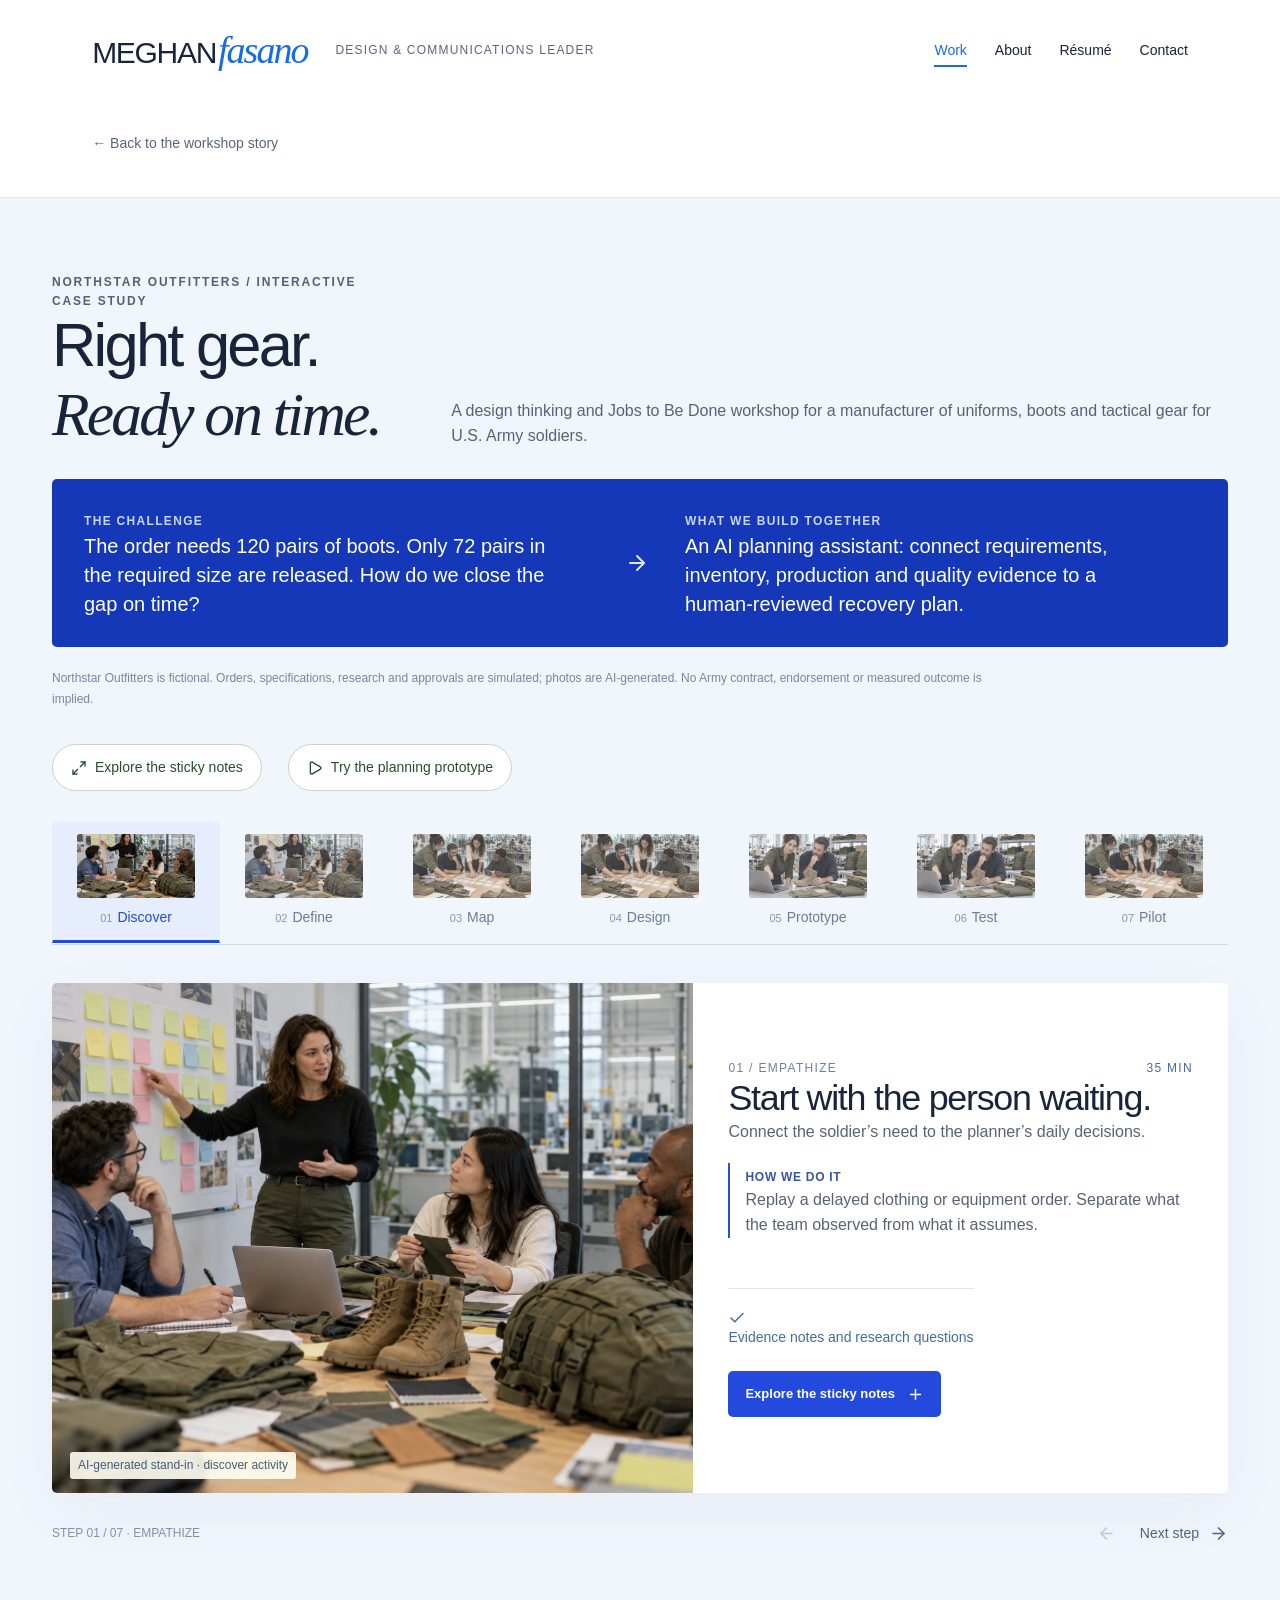
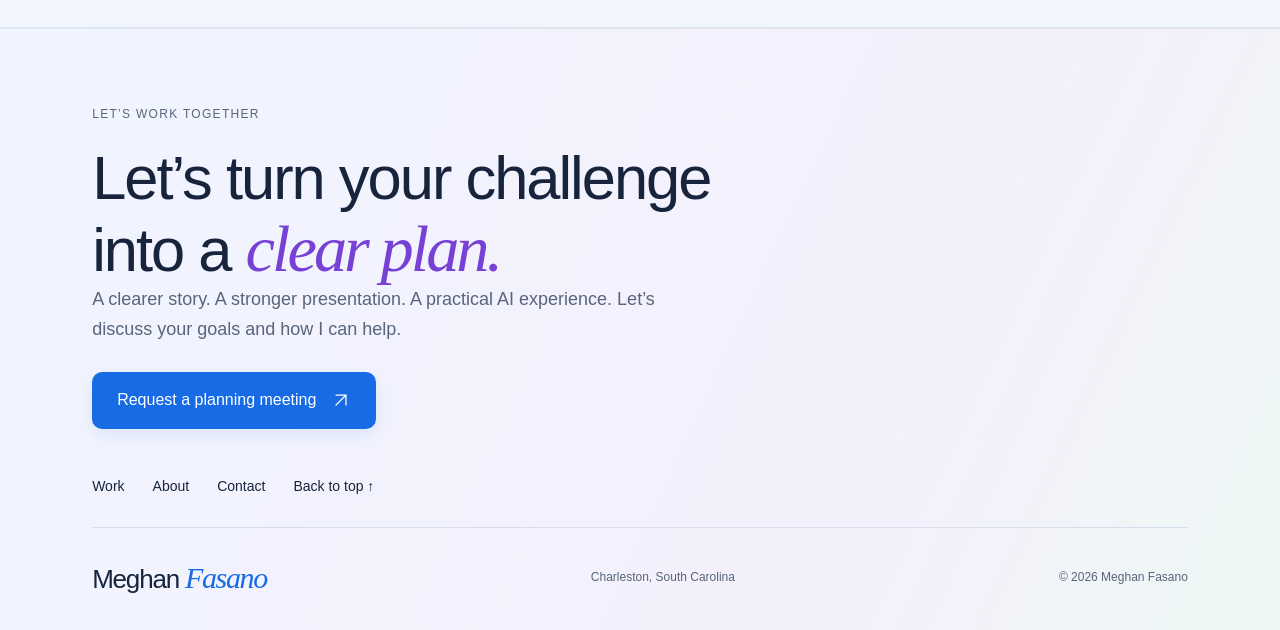
<file: workshop/explore/index.html>
<!DOCTYPE html><html lang="en"><head><meta charSet="utf-8"/><meta name="viewport" content="width=device-width, initial-scale=1"/><link rel="stylesheet" href="/_next/static/chunks/41bfwg4bxyr71.css" data-precedence="next"/><link rel="stylesheet" href="/_next/static/chunks/2gd4gbjoqup3_.css" data-precedence="next"/><link rel="stylesheet" href="/_next/static/chunks/1s57aukebno__.css" data-precedence="next"/><link rel="preload" as="script" fetchPriority="low" href="/_next/static/chunks/2tajcupbair2y.js"/><script src="/_next/static/chunks/4193kwfkw7y8r.js" async=""></script><script src="/_next/static/chunks/2-b4zugezsx3i.js" async=""></script><script src="/_next/static/chunks/turbopack-00yo290gbbbm8.js" async=""></script><script src="/_next/static/chunks/0-4zpttn2a9wb.js" async=""></script><script src="/_next/static/chunks/1tjj6lclh2ie3.js" async=""></script><script src="/_next/static/chunks/19toedpe9aoor.js" async=""></script><script src="/_next/static/chunks/0h37ku-vfu9i7.js" async=""></script><script src="/_next/static/chunks/02t3w1tsp_y81.js" async=""></script><title>Manufacturing Workshop | Meghan Fasano</title><meta name="description" content="An interactive Jobs to Be Done and AI workshop for a fictional manufacturer supplying Army uniforms, boots and tactical gear."/><link rel="shortcut icon" href="/favicon.svg"/><link rel="icon" href="/favicon.svg"/><script src="/_next/static/chunks/0cz1d0mv5g_q7.js" noModule=""></script></head><body class="antialiased"><div hidden=""><!--$--><!--/$--></div><div class="folio" id="top"><a class="skip-link" href="#main">Skip to content</a><header class="folio-header folio-wrap"><a class="folio-name" href="/" aria-label="Meghan Fasano home"><span>MEGHAN</span><em>fasano</em></a><p class="header-discipline">DESIGN &amp; COMMUNICATIONS LEADER</p><nav aria-label="Main navigation"><a href="/" aria-current="page">Work</a><a href="/about">About</a><button class="" type="button" aria-haspopup="dialog" aria-expanded="false" data-state="closed" data-slot="dialog-trigger">Résumé</button><button class="" type="button" aria-haspopup="dialog" aria-expanded="false" data-state="closed" data-slot="dialog-trigger">Contact</button></nav></header><main id="main"><div class="folio-wrap explore-back"><a class="back-link" href="/work/agent-workshop">← Back to the workshop story</a></div><section id="workshop" class="visual-workshop agent-workshop"><div class="wrap"><div class="section-top"><div><div class="kicker">NORTHSTAR OUTFITTERS / INTERACTIVE CASE STUDY</div><h2>Right gear.<br/><em>Ready on time.</em></h2></div><p>A design thinking and Jobs to Be Done workshop for a manufacturer of uniforms, boots and tactical gear for U.S. Army soldiers.</p></div><div class="workshop-outcome"><div><span class="small-label">THE CHALLENGE</span><p>The order needs 120 pairs of boots. Only 72 pairs in the required size are released. How do we close the gap on time?</p></div><svg xmlns="http://www.w3.org/2000/svg" width="24" height="24" viewBox="0 0 24 24" fill="none" stroke="currentColor" stroke-width="2" stroke-linecap="round" stroke-linejoin="round" class="lucide lucide-arrow-right" aria-hidden="true"><path d="M5 12h14"></path><path d="m12 5 7 7-7 7"></path></svg><div><span class="small-label">WHAT WE BUILD TOGETHER</span><p>An AI planning assistant: connect requirements, inventory, production and quality evidence to a human-reviewed recovery plan.</p></div></div><p class="visual-disclosure">Northstar Outfitters is fictional. Orders, specifications, research and approvals are simulated; photos are AI-generated. No Army contract, endorsement or measured outcome is implied.</p><div class="workshop-shortcuts"><button><svg xmlns="http://www.w3.org/2000/svg" width="16" height="16" viewBox="0 0 24 24" fill="none" stroke="currentColor" stroke-width="2" stroke-linecap="round" stroke-linejoin="round" class="lucide lucide-maximize2 lucide-maximize-2" aria-hidden="true"><path d="M15 3h6v6"></path><path d="m21 3-7 7"></path><path d="m3 21 7-7"></path><path d="M9 21H3v-6"></path></svg>Explore the sticky notes</button><button><svg xmlns="http://www.w3.org/2000/svg" width="16" height="16" viewBox="0 0 24 24" fill="none" stroke="currentColor" stroke-width="2" stroke-linecap="round" stroke-linejoin="round" class="lucide lucide-play" aria-hidden="true"><path d="M5 5a2 2 0 0 1 3.008-1.728l11.997 6.998a2 2 0 0 1 .003 3.458l-12 7A2 2 0 0 1 5 19z"></path></svg>Try the planning prototype</button></div><div id="workshop-journey"><div dir="ltr" data-orientation="horizontal" data-slot="tabs" class="group/tabs flex gap-2 data-[orientation=horizontal]:flex-col"><div role="tablist" aria-orientation="horizontal" data-slot="tabs-list" data-variant="default" class="group/tabs-list inline-flex w-fit items-center justify-center rounded-lg p-[3px] text-muted-foreground group-data-[orientation=horizontal]/tabs:h-9 group-data-[orientation=vertical]/tabs:h-fit group-data-[orientation=vertical]/tabs:flex-col data-[variant=line]:rounded-none bg-muted journey-tabs" aria-label="Workshop steps" tabindex="-1" data-orientation="horizontal" style="outline:none"><button type="button" role="tab" aria-selected="true" aria-controls="radix-_R_6minpfivb_-content-1" data-state="active" id="radix-_R_6minpfivb_-trigger-1" data-slot="tabs-trigger" class="relative inline-flex h-[calc(100%-1px)] flex-1 items-center justify-center gap-1.5 rounded-md border border-transparent px-2 py-1 text-sm font-medium whitespace-nowrap text-foreground/60 transition-all group-data-[orientation=vertical]/tabs:w-full group-data-[orientation=vertical]/tabs:justify-start hover:text-foreground focus-visible:border-ring focus-visible:ring-[3px] focus-visible:ring-ring/50 focus-visible:outline-1 focus-visible:outline-ring disabled:pointer-events-none disabled:opacity-50 group-data-[variant=default]/tabs-list:data-[state=active]:shadow-sm group-data-[variant=line]/tabs-list:data-[state=active]:shadow-none dark:text-muted-foreground dark:hover:text-foreground [&amp;_svg]:pointer-events-none [&amp;_svg]:shrink-0 [&amp;_svg:not([class*=&#x27;size-&#x27;])]:size-4 group-data-[variant=line]/tabs-list:bg-transparent group-data-[variant=line]/tabs-list:data-[state=active]:bg-transparent dark:group-data-[variant=line]/tabs-list:data-[state=active]:border-transparent dark:group-data-[variant=line]/tabs-list:data-[state=active]:bg-transparent data-[state=active]:bg-background data-[state=active]:text-foreground dark:data-[state=active]:border-input dark:data-[state=active]:bg-input/30 dark:data-[state=active]:text-foreground after:absolute after:bg-foreground after:opacity-0 after:transition-opacity group-data-[orientation=horizontal]/tabs:after:inset-x-0 group-data-[orientation=horizontal]/tabs:after:bottom-[-5px] group-data-[orientation=horizontal]/tabs:after:h-0.5 group-data-[orientation=vertical]/tabs:after:inset-y-0 group-data-[orientation=vertical]/tabs:after:-right-1 group-data-[orientation=vertical]/tabs:after:w-0.5 group-data-[variant=line]/tabs-list:data-[state=active]:after:opacity-100" tabindex="-1" data-orientation="horizontal" data-radix-collection-item=""><img src="/images/agent-workshop/manufacturing-discover.webp" alt="" loading="lazy"/><span><small>0<!-- -->1</small>Discover</span></button><button type="button" role="tab" aria-selected="false" aria-controls="radix-_R_6minpfivb_-content-2" data-state="inactive" id="radix-_R_6minpfivb_-trigger-2" data-slot="tabs-trigger" class="relative inline-flex h-[calc(100%-1px)] flex-1 items-center justify-center gap-1.5 rounded-md border border-transparent px-2 py-1 text-sm font-medium whitespace-nowrap text-foreground/60 transition-all group-data-[orientation=vertical]/tabs:w-full group-data-[orientation=vertical]/tabs:justify-start hover:text-foreground focus-visible:border-ring focus-visible:ring-[3px] focus-visible:ring-ring/50 focus-visible:outline-1 focus-visible:outline-ring disabled:pointer-events-none disabled:opacity-50 group-data-[variant=default]/tabs-list:data-[state=active]:shadow-sm group-data-[variant=line]/tabs-list:data-[state=active]:shadow-none dark:text-muted-foreground dark:hover:text-foreground [&amp;_svg]:pointer-events-none [&amp;_svg]:shrink-0 [&amp;_svg:not([class*=&#x27;size-&#x27;])]:size-4 group-data-[variant=line]/tabs-list:bg-transparent group-data-[variant=line]/tabs-list:data-[state=active]:bg-transparent dark:group-data-[variant=line]/tabs-list:data-[state=active]:border-transparent dark:group-data-[variant=line]/tabs-list:data-[state=active]:bg-transparent data-[state=active]:bg-background data-[state=active]:text-foreground dark:data-[state=active]:border-input dark:data-[state=active]:bg-input/30 dark:data-[state=active]:text-foreground after:absolute after:bg-foreground after:opacity-0 after:transition-opacity group-data-[orientation=horizontal]/tabs:after:inset-x-0 group-data-[orientation=horizontal]/tabs:after:bottom-[-5px] group-data-[orientation=horizontal]/tabs:after:h-0.5 group-data-[orientation=vertical]/tabs:after:inset-y-0 group-data-[orientation=vertical]/tabs:after:-right-1 group-data-[orientation=vertical]/tabs:after:w-0.5 group-data-[variant=line]/tabs-list:data-[state=active]:after:opacity-100" tabindex="-1" data-orientation="horizontal" data-radix-collection-item=""><img src="/images/agent-workshop/manufacturing-discover.webp" alt="" loading="lazy"/><span><small>0<!-- -->2</small>Define</span></button><button type="button" role="tab" aria-selected="false" aria-controls="radix-_R_6minpfivb_-content-3" data-state="inactive" id="radix-_R_6minpfivb_-trigger-3" data-slot="tabs-trigger" class="relative inline-flex h-[calc(100%-1px)] flex-1 items-center justify-center gap-1.5 rounded-md border border-transparent px-2 py-1 text-sm font-medium whitespace-nowrap text-foreground/60 transition-all group-data-[orientation=vertical]/tabs:w-full group-data-[orientation=vertical]/tabs:justify-start hover:text-foreground focus-visible:border-ring focus-visible:ring-[3px] focus-visible:ring-ring/50 focus-visible:outline-1 focus-visible:outline-ring disabled:pointer-events-none disabled:opacity-50 group-data-[variant=default]/tabs-list:data-[state=active]:shadow-sm group-data-[variant=line]/tabs-list:data-[state=active]:shadow-none dark:text-muted-foreground dark:hover:text-foreground [&amp;_svg]:pointer-events-none [&amp;_svg]:shrink-0 [&amp;_svg:not([class*=&#x27;size-&#x27;])]:size-4 group-data-[variant=line]/tabs-list:bg-transparent group-data-[variant=line]/tabs-list:data-[state=active]:bg-transparent dark:group-data-[variant=line]/tabs-list:data-[state=active]:border-transparent dark:group-data-[variant=line]/tabs-list:data-[state=active]:bg-transparent data-[state=active]:bg-background data-[state=active]:text-foreground dark:data-[state=active]:border-input dark:data-[state=active]:bg-input/30 dark:data-[state=active]:text-foreground after:absolute after:bg-foreground after:opacity-0 after:transition-opacity group-data-[orientation=horizontal]/tabs:after:inset-x-0 group-data-[orientation=horizontal]/tabs:after:bottom-[-5px] group-data-[orientation=horizontal]/tabs:after:h-0.5 group-data-[orientation=vertical]/tabs:after:inset-y-0 group-data-[orientation=vertical]/tabs:after:-right-1 group-data-[orientation=vertical]/tabs:after:w-0.5 group-data-[variant=line]/tabs-list:data-[state=active]:after:opacity-100" tabindex="-1" data-orientation="horizontal" data-radix-collection-item=""><img src="/images/agent-workshop/manufacturing-design.webp" alt="" loading="lazy"/><span><small>0<!-- -->3</small>Map</span></button><button type="button" role="tab" aria-selected="false" aria-controls="radix-_R_6minpfivb_-content-4" data-state="inactive" id="radix-_R_6minpfivb_-trigger-4" data-slot="tabs-trigger" class="relative inline-flex h-[calc(100%-1px)] flex-1 items-center justify-center gap-1.5 rounded-md border border-transparent px-2 py-1 text-sm font-medium whitespace-nowrap text-foreground/60 transition-all group-data-[orientation=vertical]/tabs:w-full group-data-[orientation=vertical]/tabs:justify-start hover:text-foreground focus-visible:border-ring focus-visible:ring-[3px] focus-visible:ring-ring/50 focus-visible:outline-1 focus-visible:outline-ring disabled:pointer-events-none disabled:opacity-50 group-data-[variant=default]/tabs-list:data-[state=active]:shadow-sm group-data-[variant=line]/tabs-list:data-[state=active]:shadow-none dark:text-muted-foreground dark:hover:text-foreground [&amp;_svg]:pointer-events-none [&amp;_svg]:shrink-0 [&amp;_svg:not([class*=&#x27;size-&#x27;])]:size-4 group-data-[variant=line]/tabs-list:bg-transparent group-data-[variant=line]/tabs-list:data-[state=active]:bg-transparent dark:group-data-[variant=line]/tabs-list:data-[state=active]:border-transparent dark:group-data-[variant=line]/tabs-list:data-[state=active]:bg-transparent data-[state=active]:bg-background data-[state=active]:text-foreground dark:data-[state=active]:border-input dark:data-[state=active]:bg-input/30 dark:data-[state=active]:text-foreground after:absolute after:bg-foreground after:opacity-0 after:transition-opacity group-data-[orientation=horizontal]/tabs:after:inset-x-0 group-data-[orientation=horizontal]/tabs:after:bottom-[-5px] group-data-[orientation=horizontal]/tabs:after:h-0.5 group-data-[orientation=vertical]/tabs:after:inset-y-0 group-data-[orientation=vertical]/tabs:after:-right-1 group-data-[orientation=vertical]/tabs:after:w-0.5 group-data-[variant=line]/tabs-list:data-[state=active]:after:opacity-100" tabindex="-1" data-orientation="horizontal" data-radix-collection-item=""><img src="/images/agent-workshop/manufacturing-design.webp" alt="" loading="lazy"/><span><small>0<!-- -->4</small>Design</span></button><button type="button" role="tab" aria-selected="false" aria-controls="radix-_R_6minpfivb_-content-5" data-state="inactive" id="radix-_R_6minpfivb_-trigger-5" data-slot="tabs-trigger" class="relative inline-flex h-[calc(100%-1px)] flex-1 items-center justify-center gap-1.5 rounded-md border border-transparent px-2 py-1 text-sm font-medium whitespace-nowrap text-foreground/60 transition-all group-data-[orientation=vertical]/tabs:w-full group-data-[orientation=vertical]/tabs:justify-start hover:text-foreground focus-visible:border-ring focus-visible:ring-[3px] focus-visible:ring-ring/50 focus-visible:outline-1 focus-visible:outline-ring disabled:pointer-events-none disabled:opacity-50 group-data-[variant=default]/tabs-list:data-[state=active]:shadow-sm group-data-[variant=line]/tabs-list:data-[state=active]:shadow-none dark:text-muted-foreground dark:hover:text-foreground [&amp;_svg]:pointer-events-none [&amp;_svg]:shrink-0 [&amp;_svg:not([class*=&#x27;size-&#x27;])]:size-4 group-data-[variant=line]/tabs-list:bg-transparent group-data-[variant=line]/tabs-list:data-[state=active]:bg-transparent dark:group-data-[variant=line]/tabs-list:data-[state=active]:border-transparent dark:group-data-[variant=line]/tabs-list:data-[state=active]:bg-transparent data-[state=active]:bg-background data-[state=active]:text-foreground dark:data-[state=active]:border-input dark:data-[state=active]:bg-input/30 dark:data-[state=active]:text-foreground after:absolute after:bg-foreground after:opacity-0 after:transition-opacity group-data-[orientation=horizontal]/tabs:after:inset-x-0 group-data-[orientation=horizontal]/tabs:after:bottom-[-5px] group-data-[orientation=horizontal]/tabs:after:h-0.5 group-data-[orientation=vertical]/tabs:after:inset-y-0 group-data-[orientation=vertical]/tabs:after:-right-1 group-data-[orientation=vertical]/tabs:after:w-0.5 group-data-[variant=line]/tabs-list:data-[state=active]:after:opacity-100" tabindex="-1" data-orientation="horizontal" data-radix-collection-item=""><img src="/images/agent-workshop/manufacturing-test.webp" alt="" loading="lazy"/><span><small>0<!-- -->5</small>Prototype</span></button><button type="button" role="tab" aria-selected="false" aria-controls="radix-_R_6minpfivb_-content-6" data-state="inactive" id="radix-_R_6minpfivb_-trigger-6" data-slot="tabs-trigger" class="relative inline-flex h-[calc(100%-1px)] flex-1 items-center justify-center gap-1.5 rounded-md border border-transparent px-2 py-1 text-sm font-medium whitespace-nowrap text-foreground/60 transition-all group-data-[orientation=vertical]/tabs:w-full group-data-[orientation=vertical]/tabs:justify-start hover:text-foreground focus-visible:border-ring focus-visible:ring-[3px] focus-visible:ring-ring/50 focus-visible:outline-1 focus-visible:outline-ring disabled:pointer-events-none disabled:opacity-50 group-data-[variant=default]/tabs-list:data-[state=active]:shadow-sm group-data-[variant=line]/tabs-list:data-[state=active]:shadow-none dark:text-muted-foreground dark:hover:text-foreground [&amp;_svg]:pointer-events-none [&amp;_svg]:shrink-0 [&amp;_svg:not([class*=&#x27;size-&#x27;])]:size-4 group-data-[variant=line]/tabs-list:bg-transparent group-data-[variant=line]/tabs-list:data-[state=active]:bg-transparent dark:group-data-[variant=line]/tabs-list:data-[state=active]:border-transparent dark:group-data-[variant=line]/tabs-list:data-[state=active]:bg-transparent data-[state=active]:bg-background data-[state=active]:text-foreground dark:data-[state=active]:border-input dark:data-[state=active]:bg-input/30 dark:data-[state=active]:text-foreground after:absolute after:bg-foreground after:opacity-0 after:transition-opacity group-data-[orientation=horizontal]/tabs:after:inset-x-0 group-data-[orientation=horizontal]/tabs:after:bottom-[-5px] group-data-[orientation=horizontal]/tabs:after:h-0.5 group-data-[orientation=vertical]/tabs:after:inset-y-0 group-data-[orientation=vertical]/tabs:after:-right-1 group-data-[orientation=vertical]/tabs:after:w-0.5 group-data-[variant=line]/tabs-list:data-[state=active]:after:opacity-100" tabindex="-1" data-orientation="horizontal" data-radix-collection-item=""><img src="/images/agent-workshop/manufacturing-test.webp" alt="" loading="lazy"/><span><small>0<!-- -->6</small>Test</span></button><button type="button" role="tab" aria-selected="false" aria-controls="radix-_R_6minpfivb_-content-7" data-state="inactive" id="radix-_R_6minpfivb_-trigger-7" data-slot="tabs-trigger" class="relative inline-flex h-[calc(100%-1px)] flex-1 items-center justify-center gap-1.5 rounded-md border border-transparent px-2 py-1 text-sm font-medium whitespace-nowrap text-foreground/60 transition-all group-data-[orientation=vertical]/tabs:w-full group-data-[orientation=vertical]/tabs:justify-start hover:text-foreground focus-visible:border-ring focus-visible:ring-[3px] focus-visible:ring-ring/50 focus-visible:outline-1 focus-visible:outline-ring disabled:pointer-events-none disabled:opacity-50 group-data-[variant=default]/tabs-list:data-[state=active]:shadow-sm group-data-[variant=line]/tabs-list:data-[state=active]:shadow-none dark:text-muted-foreground dark:hover:text-foreground [&amp;_svg]:pointer-events-none [&amp;_svg]:shrink-0 [&amp;_svg:not([class*=&#x27;size-&#x27;])]:size-4 group-data-[variant=line]/tabs-list:bg-transparent group-data-[variant=line]/tabs-list:data-[state=active]:bg-transparent dark:group-data-[variant=line]/tabs-list:data-[state=active]:border-transparent dark:group-data-[variant=line]/tabs-list:data-[state=active]:bg-transparent data-[state=active]:bg-background data-[state=active]:text-foreground dark:data-[state=active]:border-input dark:data-[state=active]:bg-input/30 dark:data-[state=active]:text-foreground after:absolute after:bg-foreground after:opacity-0 after:transition-opacity group-data-[orientation=horizontal]/tabs:after:inset-x-0 group-data-[orientation=horizontal]/tabs:after:bottom-[-5px] group-data-[orientation=horizontal]/tabs:after:h-0.5 group-data-[orientation=vertical]/tabs:after:inset-y-0 group-data-[orientation=vertical]/tabs:after:-right-1 group-data-[orientation=vertical]/tabs:after:w-0.5 group-data-[variant=line]/tabs-list:data-[state=active]:after:opacity-100" tabindex="-1" data-orientation="horizontal" data-radix-collection-item=""><img src="/images/agent-workshop/manufacturing-design.webp" alt="" loading="lazy"/><span><small>0<!-- -->7</small>Pilot</span></button></div><div data-state="active" data-orientation="horizontal" role="tabpanel" aria-labelledby="radix-_R_6minpfivb_-trigger-1" id="radix-_R_6minpfivb_-content-1" tabindex="0" data-slot="tabs-content" class="flex-1 outline-none" style="animation-duration:0s"><div class="step-story"><figure><img src="/images/agent-workshop/manufacturing-discover.webp" alt="Illustrative AI agent workshop: Replay a delayed clothing or equipment order. Separate what the team observed from what it assumes." loading="lazy"/><figcaption>AI-generated stand-in · <!-- -->discover<!-- --> activity</figcaption></figure><div class="step-story-copy"><span class="step-index">0<!-- -->1<!-- --> / <!-- -->EMPATHIZE<!-- --> <span>35 MIN</span></span><h3>Start with the person waiting.</h3><p>Connect the soldier’s need to the planner’s daily decisions.</p><div class="step-method"><span>HOW WE DO IT</span><p>Replay a delayed clothing or equipment order. Separate what the team observed from what it assumes.</p></div><span class="step-output"><svg xmlns="http://www.w3.org/2000/svg" width="18" height="18" viewBox="0 0 24 24" fill="none" stroke="currentColor" stroke-width="2" stroke-linecap="round" stroke-linejoin="round" class="lucide lucide-check" aria-hidden="true"><path d="M20 6 9 17l-5-5"></path></svg>Evidence notes and research questions</span><button class="btn primary" aria-expanded="false" aria-controls="chapter-1">Explore the sticky notes<svg xmlns="http://www.w3.org/2000/svg" width="17" height="17" viewBox="0 0 24 24" fill="none" stroke="currentColor" stroke-width="2" stroke-linecap="round" stroke-linejoin="round" class="lucide lucide-plus" aria-hidden="true"><path d="M5 12h14"></path><path d="M12 5v14"></path></svg></button></div></div></div><div data-state="inactive" data-orientation="horizontal" role="tabpanel" aria-labelledby="radix-_R_6minpfivb_-trigger-2" hidden="" id="radix-_R_6minpfivb_-content-2" tabindex="0" data-slot="tabs-content" class="flex-1 outline-none"></div><div data-state="inactive" data-orientation="horizontal" role="tabpanel" aria-labelledby="radix-_R_6minpfivb_-trigger-3" hidden="" id="radix-_R_6minpfivb_-content-3" tabindex="0" data-slot="tabs-content" class="flex-1 outline-none"></div><div data-state="inactive" data-orientation="horizontal" role="tabpanel" aria-labelledby="radix-_R_6minpfivb_-trigger-4" hidden="" id="radix-_R_6minpfivb_-content-4" tabindex="0" data-slot="tabs-content" class="flex-1 outline-none"></div><div data-state="inactive" data-orientation="horizontal" role="tabpanel" aria-labelledby="radix-_R_6minpfivb_-trigger-5" hidden="" id="radix-_R_6minpfivb_-content-5" tabindex="0" data-slot="tabs-content" class="flex-1 outline-none"></div><div data-state="inactive" data-orientation="horizontal" role="tabpanel" aria-labelledby="radix-_R_6minpfivb_-trigger-6" hidden="" id="radix-_R_6minpfivb_-content-6" tabindex="0" data-slot="tabs-content" class="flex-1 outline-none"></div><div data-state="inactive" data-orientation="horizontal" role="tabpanel" aria-labelledby="radix-_R_6minpfivb_-trigger-7" hidden="" id="radix-_R_6minpfivb_-content-7" tabindex="0" data-slot="tabs-content" class="flex-1 outline-none"></div></div><div class="journey-next"><span>STEP 0<!-- -->1<!-- --> / 07 · <!-- -->EMPATHIZE</span><button disabled="" aria-label="Previous workshop step"><svg xmlns="http://www.w3.org/2000/svg" width="19" height="19" viewBox="0 0 24 24" fill="none" stroke="currentColor" stroke-width="2" stroke-linecap="round" stroke-linejoin="round" class="lucide lucide-arrow-left" aria-hidden="true"><path d="m12 19-7-7 7-7"></path><path d="M19 12H5"></path></svg></button><button>Next step <svg xmlns="http://www.w3.org/2000/svg" width="19" height="19" viewBox="0 0 24 24" fill="none" stroke="currentColor" stroke-width="2" stroke-linecap="round" stroke-linejoin="round" class="lucide lucide-arrow-right" aria-hidden="true"><path d="M5 12h14"></path><path d="m12 5 7 7-7 7"></path></svg></button></div></div><div class="visual-lab workshop-shell" hidden=""><div class="workshop-body"><button class="text-link lab-back"><svg xmlns="http://www.w3.org/2000/svg" width="16" height="16" viewBox="0 0 24 24" fill="none" stroke="currentColor" stroke-width="2" stroke-linecap="round" stroke-linejoin="round" class="lucide lucide-arrow-left" aria-hidden="true"><path d="m12 19-7-7 7-7"></path><path d="M19 12H5"></path></svg>Back to the workshop journey</button><details class="optional-perspective"><summary>Facilitation plan &amp; viewing perspective <svg xmlns="http://www.w3.org/2000/svg" width="17" height="17" viewBox="0 0 24 24" fill="none" stroke="currentColor" stroke-width="2" stroke-linecap="round" stroke-linejoin="round" class="lucide lucide-plus" aria-hidden="true"><path d="M5 12h14"></path><path d="M12 5v14"></path></svg></summary><div class="role-view"><div dir="ltr" data-orientation="horizontal" data-slot="tabs" class="group/tabs flex gap-2 data-[orientation=horizontal]:flex-col"><div role="tablist" aria-orientation="horizontal" data-slot="tabs-list" data-variant="default" class="group/tabs-list inline-flex w-fit items-center justify-center rounded-lg p-[3px] text-muted-foreground group-data-[orientation=horizontal]/tabs:h-9 group-data-[orientation=vertical]/tabs:h-fit group-data-[orientation=vertical]/tabs:flex-col data-[variant=line]:rounded-none bg-muted" aria-label="Choose a perspective" tabindex="-1" data-orientation="horizontal" style="outline:none"><button type="button" role="tab" aria-selected="true" aria-controls="radix-_R_kb6inpfivb_-content-Participant" data-state="active" id="radix-_R_kb6inpfivb_-trigger-Participant" data-slot="tabs-trigger" class="relative inline-flex h-[calc(100%-1px)] flex-1 items-center justify-center gap-1.5 rounded-md border border-transparent px-2 py-1 text-sm font-medium whitespace-nowrap text-foreground/60 transition-all group-data-[orientation=vertical]/tabs:w-full group-data-[orientation=vertical]/tabs:justify-start hover:text-foreground focus-visible:border-ring focus-visible:ring-[3px] focus-visible:ring-ring/50 focus-visible:outline-1 focus-visible:outline-ring disabled:pointer-events-none disabled:opacity-50 group-data-[variant=default]/tabs-list:data-[state=active]:shadow-sm group-data-[variant=line]/tabs-list:data-[state=active]:shadow-none dark:text-muted-foreground dark:hover:text-foreground [&amp;_svg]:pointer-events-none [&amp;_svg]:shrink-0 [&amp;_svg:not([class*=&#x27;size-&#x27;])]:size-4 group-data-[variant=line]/tabs-list:bg-transparent group-data-[variant=line]/tabs-list:data-[state=active]:bg-transparent dark:group-data-[variant=line]/tabs-list:data-[state=active]:border-transparent dark:group-data-[variant=line]/tabs-list:data-[state=active]:bg-transparent data-[state=active]:bg-background data-[state=active]:text-foreground dark:data-[state=active]:border-input dark:data-[state=active]:bg-input/30 dark:data-[state=active]:text-foreground after:absolute after:bg-foreground after:opacity-0 after:transition-opacity group-data-[orientation=horizontal]/tabs:after:inset-x-0 group-data-[orientation=horizontal]/tabs:after:bottom-[-5px] group-data-[orientation=horizontal]/tabs:after:h-0.5 group-data-[orientation=vertical]/tabs:after:inset-y-0 group-data-[orientation=vertical]/tabs:after:-right-1 group-data-[orientation=vertical]/tabs:after:w-0.5 group-data-[variant=line]/tabs-list:data-[state=active]:after:opacity-100" tabindex="-1" data-orientation="horizontal" data-radix-collection-item="">Participant</button><button type="button" role="tab" aria-selected="false" aria-controls="radix-_R_kb6inpfivb_-content-Executive" data-state="inactive" id="radix-_R_kb6inpfivb_-trigger-Executive" data-slot="tabs-trigger" class="relative inline-flex h-[calc(100%-1px)] flex-1 items-center justify-center gap-1.5 rounded-md border border-transparent px-2 py-1 text-sm font-medium whitespace-nowrap text-foreground/60 transition-all group-data-[orientation=vertical]/tabs:w-full group-data-[orientation=vertical]/tabs:justify-start hover:text-foreground focus-visible:border-ring focus-visible:ring-[3px] focus-visible:ring-ring/50 focus-visible:outline-1 focus-visible:outline-ring disabled:pointer-events-none disabled:opacity-50 group-data-[variant=default]/tabs-list:data-[state=active]:shadow-sm group-data-[variant=line]/tabs-list:data-[state=active]:shadow-none dark:text-muted-foreground dark:hover:text-foreground [&amp;_svg]:pointer-events-none [&amp;_svg]:shrink-0 [&amp;_svg:not([class*=&#x27;size-&#x27;])]:size-4 group-data-[variant=line]/tabs-list:bg-transparent group-data-[variant=line]/tabs-list:data-[state=active]:bg-transparent dark:group-data-[variant=line]/tabs-list:data-[state=active]:border-transparent dark:group-data-[variant=line]/tabs-list:data-[state=active]:bg-transparent data-[state=active]:bg-background data-[state=active]:text-foreground dark:data-[state=active]:border-input dark:data-[state=active]:bg-input/30 dark:data-[state=active]:text-foreground after:absolute after:bg-foreground after:opacity-0 after:transition-opacity group-data-[orientation=horizontal]/tabs:after:inset-x-0 group-data-[orientation=horizontal]/tabs:after:bottom-[-5px] group-data-[orientation=horizontal]/tabs:after:h-0.5 group-data-[orientation=vertical]/tabs:after:inset-y-0 group-data-[orientation=vertical]/tabs:after:-right-1 group-data-[orientation=vertical]/tabs:after:w-0.5 group-data-[variant=line]/tabs-list:data-[state=active]:after:opacity-100" tabindex="-1" data-orientation="horizontal" data-radix-collection-item="">Executive</button><button type="button" role="tab" aria-selected="false" aria-controls="radix-_R_kb6inpfivb_-content-Hiring manager" data-state="inactive" id="radix-_R_kb6inpfivb_-trigger-Hiring manager" data-slot="tabs-trigger" class="relative inline-flex h-[calc(100%-1px)] flex-1 items-center justify-center gap-1.5 rounded-md border border-transparent px-2 py-1 text-sm font-medium whitespace-nowrap text-foreground/60 transition-all group-data-[orientation=vertical]/tabs:w-full group-data-[orientation=vertical]/tabs:justify-start hover:text-foreground focus-visible:border-ring focus-visible:ring-[3px] focus-visible:ring-ring/50 focus-visible:outline-1 focus-visible:outline-ring disabled:pointer-events-none disabled:opacity-50 group-data-[variant=default]/tabs-list:data-[state=active]:shadow-sm group-data-[variant=line]/tabs-list:data-[state=active]:shadow-none dark:text-muted-foreground dark:hover:text-foreground [&amp;_svg]:pointer-events-none [&amp;_svg]:shrink-0 [&amp;_svg:not([class*=&#x27;size-&#x27;])]:size-4 group-data-[variant=line]/tabs-list:bg-transparent group-data-[variant=line]/tabs-list:data-[state=active]:bg-transparent dark:group-data-[variant=line]/tabs-list:data-[state=active]:border-transparent dark:group-data-[variant=line]/tabs-list:data-[state=active]:bg-transparent data-[state=active]:bg-background data-[state=active]:text-foreground dark:data-[state=active]:border-input dark:data-[state=active]:bg-input/30 dark:data-[state=active]:text-foreground after:absolute after:bg-foreground after:opacity-0 after:transition-opacity group-data-[orientation=horizontal]/tabs:after:inset-x-0 group-data-[orientation=horizontal]/tabs:after:bottom-[-5px] group-data-[orientation=horizontal]/tabs:after:h-0.5 group-data-[orientation=vertical]/tabs:after:inset-y-0 group-data-[orientation=vertical]/tabs:after:-right-1 group-data-[orientation=vertical]/tabs:after:w-0.5 group-data-[variant=line]/tabs-list:data-[state=active]:after:opacity-100" tabindex="-1" data-orientation="horizontal" data-radix-collection-item="">Hiring manager</button><button type="button" role="tab" aria-selected="false" aria-controls="radix-_R_kb6inpfivb_-content-Design peer" data-state="inactive" id="radix-_R_kb6inpfivb_-trigger-Design peer" data-slot="tabs-trigger" class="relative inline-flex h-[calc(100%-1px)] flex-1 items-center justify-center gap-1.5 rounded-md border border-transparent px-2 py-1 text-sm font-medium whitespace-nowrap text-foreground/60 transition-all group-data-[orientation=vertical]/tabs:w-full group-data-[orientation=vertical]/tabs:justify-start hover:text-foreground focus-visible:border-ring focus-visible:ring-[3px] focus-visible:ring-ring/50 focus-visible:outline-1 focus-visible:outline-ring disabled:pointer-events-none disabled:opacity-50 group-data-[variant=default]/tabs-list:data-[state=active]:shadow-sm group-data-[variant=line]/tabs-list:data-[state=active]:shadow-none dark:text-muted-foreground dark:hover:text-foreground [&amp;_svg]:pointer-events-none [&amp;_svg]:shrink-0 [&amp;_svg:not([class*=&#x27;size-&#x27;])]:size-4 group-data-[variant=line]/tabs-list:bg-transparent group-data-[variant=line]/tabs-list:data-[state=active]:bg-transparent dark:group-data-[variant=line]/tabs-list:data-[state=active]:border-transparent dark:group-data-[variant=line]/tabs-list:data-[state=active]:bg-transparent data-[state=active]:bg-background data-[state=active]:text-foreground dark:data-[state=active]:border-input dark:data-[state=active]:bg-input/30 dark:data-[state=active]:text-foreground after:absolute after:bg-foreground after:opacity-0 after:transition-opacity group-data-[orientation=horizontal]/tabs:after:inset-x-0 group-data-[orientation=horizontal]/tabs:after:bottom-[-5px] group-data-[orientation=horizontal]/tabs:after:h-0.5 group-data-[orientation=vertical]/tabs:after:inset-y-0 group-data-[orientation=vertical]/tabs:after:-right-1 group-data-[orientation=vertical]/tabs:after:w-0.5 group-data-[variant=line]/tabs-list:data-[state=active]:after:opacity-100" tabindex="-1" data-orientation="horizontal" data-radix-collection-item="">Design peer</button></div><div data-state="active" data-orientation="horizontal" role="tabpanel" aria-labelledby="radix-_R_kb6inpfivb_-trigger-Participant" id="radix-_R_kb6inpfivb_-content-Participant" tabindex="0" data-slot="tabs-content" class="flex-1 outline-none" style="animation-duration:0s"><p>Follow the seven activities from a size-level shortage to an approved manufacturing recovery plan.</p></div></div><label class="checkbox-label"><button type="button" role="checkbox" aria-checked="true" data-state="checked" value="on" data-slot="checkbox" class="peer size-4 shrink-0 rounded-[4px] border border-input shadow-xs transition-shadow outline-none focus-visible:border-ring focus-visible:ring-[3px] focus-visible:ring-ring/50 disabled:cursor-not-allowed disabled:opacity-50 aria-invalid:border-destructive aria-invalid:ring-destructive/20 data-[state=checked]:border-primary data-[state=checked]:bg-primary data-[state=checked]:text-primary-foreground dark:bg-input/30 dark:aria-invalid:ring-destructive/40 dark:data-[state=checked]:bg-primary"><span data-state="checked" data-slot="checkbox-indicator" class="grid place-content-center text-current transition-none" style="pointer-events:none"><svg xmlns="http://www.w3.org/2000/svg" width="24" height="24" viewBox="0 0 24 24" fill="none" stroke="currentColor" stroke-width="2" stroke-linecap="round" stroke-linejoin="round" class="lucide lucide-check size-3.5" aria-hidden="true"><path d="M20 6 9 17l-5-5"></path></svg></span></button><input type="checkbox" aria-hidden="true" tabindex="-1" style="position:absolute;pointer-events:none;opacity:0;margin:0;transform:translateX(-100%)" checked="" value="on"/>Facilitator notes</label></div><details class="detail"><summary>The day: 09:00–14:50, including breaks <svg xmlns="http://www.w3.org/2000/svg" width="16" height="16" viewBox="0 0 24 24" fill="none" stroke="currentColor" stroke-width="2" stroke-linecap="round" stroke-linejoin="round" class="lucide lucide-plus" aria-hidden="true"><path d="M5 12h14"></path><path d="M12 5v14"></path></svg></summary><div class="agenda"><details class="agenda-row"><summary><time>09:00–09:35</time><strong>Discover</strong><span class="agenda-output">Evidence notes and research questions</span><svg xmlns="http://www.w3.org/2000/svg" width="15" height="15" viewBox="0 0 24 24" fill="none" stroke="currentColor" stroke-width="2" stroke-linecap="round" stroke-linejoin="round" class="lucide lucide-plus" aria-hidden="true"><path d="M5 12h14"></path><path d="M12 5v14"></path></svg></summary><div class="agenda-detail"><p>Connect the soldier’s need to the planner’s daily decisions.</p><p><strong>Method:</strong> <!-- -->Replay a delayed clothing or equipment order. Separate what the team observed from what it assumes.</p><blockquote>What happened when the required boot size was unavailable?</blockquote></div></details><details class="agenda-row"><summary><time>09:35–10:05</time><strong>Define</strong><span class="agenda-output">Two job stories and success measures</span><svg xmlns="http://www.w3.org/2000/svg" width="15" height="15" viewBox="0 0 24 24" fill="none" stroke="currentColor" stroke-width="2" stroke-linecap="round" stroke-linejoin="round" class="lucide lucide-plus" aria-hidden="true"><path d="M5 12h14"></path><path d="M12 5v14"></path></svg></summary><div class="agenda-detail"><p>Define the supply recipient’s job and the manufacturer’s job.</p><p><strong>Method:</strong> <!-- -->Write both job stories. Agree on fit, completeness, confidence and delivery reliability before choosing technology.</p><blockquote>A full shipment in the wrong sizes is not a completed job.</blockquote></div></details><details class="agenda-row"><summary><time>10:05–10:15</time><strong>Break</strong><span class="agenda-output"></span><svg xmlns="http://www.w3.org/2000/svg" width="15" height="15" viewBox="0 0 24 24" fill="none" stroke="currentColor" stroke-width="2" stroke-linecap="round" stroke-linejoin="round" class="lucide lucide-plus" aria-hidden="true"><path d="M5 12h14"></path><path d="M12 5v14"></path></svg></summary><div class="agenda-detail"><p>Pause and return ready for the next activity.</p><p><strong>Method:</strong> <!-- -->Break</p></div></details><details class="agenda-row"><summary><time>10:15–10:55</time><strong>Map</strong><span class="agenda-output">An order-to-delivery map with decision owners</span><svg xmlns="http://www.w3.org/2000/svg" width="15" height="15" viewBox="0 0 24 24" fill="none" stroke="currentColor" stroke-width="2" stroke-linecap="round" stroke-linejoin="round" class="lucide lucide-plus" aria-hidden="true"><path d="M5 12h14"></path><path d="M12 5v14"></path></svg></summary><div class="agenda-detail"><p>Connect demand, materials, production, quality and delivery.</p><p><strong>Method:</strong> <!-- -->Map each data source, approval and exception. Find where an agent helps and where a human decision belongs.</p><blockquote>Where does a proposed date become a dependable commitment?</blockquote></div></details><details class="agenda-row"><summary><time>10:55–11:45</time><strong>Design</strong><span class="agenda-output">Agent contracts and a shared recovery-plan record</span><svg xmlns="http://www.w3.org/2000/svg" width="15" height="15" viewBox="0 0 24 24" fill="none" stroke="currentColor" stroke-width="2" stroke-linecap="round" stroke-linejoin="round" class="lucide lucide-plus" aria-hidden="true"><path d="M5 12h14"></path><path d="M12 5v14"></path></svg></summary><div class="agenda-detail"><p>Compare one planning agent with a specialist team.</p><p><strong>Method:</strong> <!-- -->Define demand reconciliation, production planning and evidence review. Compare both options with a guided workflow.</p><blockquote>Separate planning advice from quality release and schedule authorization.</blockquote></div></details><details class="agenda-row"><summary><time>11:45–12:30</time><strong>Lunch</strong><span class="agenda-output"></span><svg xmlns="http://www.w3.org/2000/svg" width="15" height="15" viewBox="0 0 24 24" fill="none" stroke="currentColor" stroke-width="2" stroke-linecap="round" stroke-linejoin="round" class="lucide lucide-plus" aria-hidden="true"><path d="M5 12h14"></path><path d="M12 5v14"></path></svg></summary><div class="agenda-detail"><p>Pause and return ready for the next activity.</p><p><strong>Method:</strong> <!-- -->Break</p></div></details><details class="agenda-row"><summary><time>12:30–13:30</time><strong>Prototype</strong><span class="agenda-output">A working recovery-plan simulation</span><svg xmlns="http://www.w3.org/2000/svg" width="15" height="15" viewBox="0 0 24 24" fill="none" stroke="currentColor" stroke-width="2" stroke-linecap="round" stroke-linejoin="round" class="lucide lucide-plus" aria-hidden="true"><path d="M5 12h14"></path><path d="M12 5v14"></path></svg></summary><div class="agenda-detail"><p>Make a shortage and the recovery decision tangible.</p><p><strong>Method:</strong> <!-- -->Choose uniforms, boots or tactical gear. Inspect the shortfall, compare plans, verify records and simulate an operations decision.</p><blockquote>120 pairs needed. 72 released. 48 pairs still to produce.</blockquote></div></details><details class="agenda-row"><summary><time>13:30–13:40</time><strong>Break</strong><span class="agenda-output"></span><svg xmlns="http://www.w3.org/2000/svg" width="15" height="15" viewBox="0 0 24 24" fill="none" stroke="currentColor" stroke-width="2" stroke-linecap="round" stroke-linejoin="round" class="lucide lucide-plus" aria-hidden="true"><path d="M5 12h14"></path><path d="M12 5v14"></path></svg></summary><div class="agenda-detail"><p>Pause and return ready for the next activity.</p><p><strong>Method:</strong> <!-- -->Break</p></div></details><details class="agenda-row"><summary><time>13:40–14:25</time><strong>Test</strong><span class="agenda-output">Six scenario checks and prioritized changes</span><svg xmlns="http://www.w3.org/2000/svg" width="15" height="15" viewBox="0 0 24 24" fill="none" stroke="currentColor" stroke-width="2" stroke-linecap="round" stroke-linejoin="round" class="lucide lucide-plus" aria-hidden="true"><path d="M5 12h14"></path><path d="M12 5v14"></path></svg></summary><div class="agenda-detail"><p>Test the plan when fit, evidence or timing fails.</p><p><strong>Method:</strong> <!-- -->Try rejection, no response, mismatched requirements, stale records and a missed ship-by target.</p><blockquote>An attractive date cannot override the wrong size or a quality hold.</blockquote></div></details><details class="agenda-row"><summary><time>14:25–14:50</time><strong>Pilot</strong><span class="agenda-output">Pilot owners, measures and decision gates</span><svg xmlns="http://www.w3.org/2000/svg" width="15" height="15" viewBox="0 0 24 24" fill="none" stroke="currentColor" stroke-width="2" stroke-linecap="round" stroke-linejoin="round" class="lucide lucide-plus" aria-hidden="true"><path d="M5 12h14"></path><path d="M12 5v14"></path></svg></summary><div class="agenda-detail"><p>Assign owners and define a bounded manufacturing pilot.</p><p><strong>Method:</strong> <!-- -->Start with one product family. Establish baseline planning effort and delivery performance, then agree review and stop conditions.</p><blockquote>Use Fabric to connect the evidence and Power BI to tell the delivery story.</blockquote></div></details></div></details><div class="two-col"><details class="detail"><summary>People &amp; prework <svg xmlns="http://www.w3.org/2000/svg" width="16" height="16" viewBox="0 0 24 24" fill="none" stroke="currentColor" stroke-width="2" stroke-linecap="round" stroke-linejoin="round" class="lucide lucide-users" aria-hidden="true"><path d="M16 21v-2a4 4 0 0 0-4-4H6a4 4 0 0 0-4 4v2"></path><path d="M16 3.128a4 4 0 0 1 0 7.744"></path><path d="M22 21v-2a4 4 0 0 0-3-3.87"></path><circle cx="9" cy="7" r="4"></circle></svg></summary><p>Bring anonymized order lines, size curves, product revisions, released and held inventory, material availability, capacity plans and quality records. Interview production planners and supply representatives. Treat every unobserved assumption as a hypothesis.</p><p><strong>Facilitator / experience designer<!-- -->:</strong> <!-- -->Lead the research, job framing and collaboration between business and technical teams.</p><p><strong>Supply representative / user advocate<!-- -->:</strong> <!-- -->Bring clothing, footwear and equipment issue experiences, fit needs and delivery expectations.</p><p><strong>Production planner / scheduler<!-- -->:</strong> <!-- -->Explain materials, line capacity, changeovers and feasible completion dates.</p><p><strong>Quality / inventory owner<!-- -->:</strong> <!-- -->Distinguish released, allocated and held stock; verify product revision and lot evidence.</p><p><strong>Operations / customer service lead<!-- -->:</strong> <!-- -->Own schedule decisions and communicate delivery exceptions through approved channels.</p><p><strong>Agent builder / data lead<!-- -->:</strong> <!-- -->Design read-only lookups, source traceability, review states and outcome measurement.</p></details><details class="detail"><summary>Room &amp; working agreements <svg xmlns="http://www.w3.org/2000/svg" width="16" height="16" viewBox="0 0 24 24" fill="none" stroke="currentColor" stroke-width="2" stroke-linecap="round" stroke-linejoin="round" class="lucide lucide-layers" aria-hidden="true"><path d="M12.83 2.18a2 2 0 0 0-1.66 0L2.6 6.08a1 1 0 0 0 0 1.83l8.58 3.91a2 2 0 0 0 1.66 0l8.58-3.9a1 1 0 0 0 0-1.83z"></path><path d="M2 12a1 1 0 0 0 .58.91l8.6 3.91a2 2 0 0 0 1.65 0l8.58-3.9A1 1 0 0 0 22 12"></path><path d="M2 17a1 1 0 0 0 .58.91l8.6 3.91a2 2 0 0 0 1.65 0l8.58-3.9A1 1 0 0 0 22 17"></path></svg></summary><p>Seven activity zones: supply needs, job stories, order-to-delivery map, agent responsibilities, recovery prototype, test scenarios and pilot plan. Use the same materials on a digital wall for remote participants.</p><ul><li>Begin with the person and their circumstances.</li><li>Separate evidence, interpretation and ideas.</li><li>Write silently before discussion; make space for every voice.</li><li>Preserve dissent and assign a test to the disputed assumption.</li><li>Use consented, anonymized examples and minimum necessary data.</li></ul><p>Missing evidence becomes an assigned research task. If the team cannot confirm capacity or quality status, retain the hold and escalate the exception. Shorten the prototype before removing the review step.</p></details></div></details><section id="chapter-1" tabindex="-1" class="agent-activity"><div class="kicker">01 / DISCOVER THE JOB</div><h3 class="activity-title">Start with the soldier and the planner.</h3><p>The soldier needs gear that fits. The planner needs a feasible production plan, current quality evidence and an accountable decision owner.</p><p class="note-instruction"><svg xmlns="http://www.w3.org/2000/svg" width="18" height="18" viewBox="0 0 24 24" fill="none" stroke="currentColor" stroke-width="2" stroke-linecap="round" stroke-linejoin="round" class="lucide lucide-maximize2 lucide-maximize-2" aria-hidden="true"><path d="M15 3h6v6"></path><path d="m21 3-7 7"></path><path d="m3 21 7-7"></path><path d="M9 21H3v-6"></path></svg><span><strong>Click any sticky note.</strong> See its source and the design decision it supports.</span></p><div class="perspectives"><button class="sticky-note evidence " aria-haspopup="dialog" aria-label="Open note N01: The total stock looks healthy, but I am still short 48 pairs in the size this order needs."><span class="note-meta">N01<span>Evidence</span></span><span class="note-expand" aria-hidden="true"><svg xmlns="http://www.w3.org/2000/svg" width="17" height="17" viewBox="0 0 24 24" fill="none" stroke="currentColor" stroke-width="2" stroke-linecap="round" stroke-linejoin="round" class="lucide lucide-maximize2 lucide-maximize-2" aria-hidden="true"><path d="M15 3h6v6"></path><path d="m21 3-7 7"></path><path d="m3 21 7-7"></path><path d="M9 21H3v-6"></path></svg></span><span class="note-text">The total stock looks healthy, but I am still short 48 pairs in the size this order needs.</span><span class="note-source">Production planner<br/>Simulated workshop input</span><span class="note-open-action" aria-hidden="true">Open note <span>↗</span></span></button><button class="sticky-note evidence " aria-haspopup="dialog" aria-label="Open note N02: A different boot size does not solve the shortage. The soldier needs equipment that fits."><span class="note-meta">N02<span>Evidence</span></span><span class="note-expand" aria-hidden="true"><svg xmlns="http://www.w3.org/2000/svg" width="17" height="17" viewBox="0 0 24 24" fill="none" stroke="currentColor" stroke-width="2" stroke-linecap="round" stroke-linejoin="round" class="lucide lucide-maximize2 lucide-maximize-2" aria-hidden="true"><path d="M15 3h6v6"></path><path d="m21 3-7 7"></path><path d="m3 21 7-7"></path><path d="M9 21H3v-6"></path></svg></span><span class="note-text">A different boot size does not solve the shortage. The soldier needs equipment that fits.</span><span class="note-source">Supply representative<br/>Simulated workshop input</span><span class="note-open-action" aria-hidden="true">Open note <span>↗</span></span></button><button class="sticky-note evidence " aria-haspopup="dialog" aria-label="Open note N03: The inventory count includes a lot still waiting for quality release."><span class="note-meta">N03<span>Evidence</span></span><span class="note-expand" aria-hidden="true"><svg xmlns="http://www.w3.org/2000/svg" width="17" height="17" viewBox="0 0 24 24" fill="none" stroke="currentColor" stroke-width="2" stroke-linecap="round" stroke-linejoin="round" class="lucide lucide-maximize2 lucide-maximize-2" aria-hidden="true"><path d="M15 3h6v6"></path><path d="m21 3-7 7"></path><path d="m3 21 7-7"></path><path d="M9 21H3v-6"></path></svg></span><span class="note-text">The inventory count includes a lot still waiting for quality release.</span><span class="note-source">Quality lead<br/>Simulated workshop input</span><span class="note-open-action" aria-hidden="true">Open note <span>↗</span></span></button></div><details class="detail"><summary>Interview for circumstances, choices and progress <svg xmlns="http://www.w3.org/2000/svg" width="17" height="17" viewBox="0 0 24 24" fill="none" stroke="currentColor" stroke-width="2" stroke-linecap="round" stroke-linejoin="round" class="lucide lucide-plus" aria-hidden="true"><path d="M5 12h14"></path><path d="M12 5v14"></path></svg></summary><ol><li>Walk through the last clothing or equipment order that missed its planned date.</li><li>Which size or item was short, and how did you discover it?</li><li>What did the supply recipient need to accomplish by that date?</li><li>How did you distinguish available stock from allocated or quality-held stock?</li><li>Which material, capacity or inspection constraint changed your plan?</li><li>Who had authority to approve the revised schedule and communicate the exception?</li><li>What happened after delivery: correct fit, complete quantities, exchanges or rework?</li></ol><p>Ask about a recent event. Treat imagined preferences as hypotheses to investigate.</p></details><h4 class="subhead">Follow a note into an agent design decision</h4><div dir="ltr" data-orientation="horizontal" data-slot="tabs" class="group/tabs flex gap-2 data-[orientation=horizontal]:flex-col"><div role="tablist" aria-orientation="horizontal" data-slot="tabs-list" data-variant="default" class="group/tabs-list inline-flex w-fit items-center justify-center rounded-lg p-[3px] text-muted-foreground group-data-[orientation=horizontal]/tabs:h-9 group-data-[orientation=vertical]/tabs:h-fit group-data-[orientation=vertical]/tabs:flex-col data-[variant=line]:rounded-none bg-muted chain-tabs" aria-label="Evidence chains" tabindex="-1" data-orientation="horizontal" style="outline:none"><button type="button" role="tab" aria-selected="true" aria-controls="radix-_R_gf6inpfivb_-content-I01" data-state="active" id="radix-_R_gf6inpfivb_-trigger-I01" data-slot="tabs-trigger" class="relative inline-flex h-[calc(100%-1px)] flex-1 items-center justify-center gap-1.5 rounded-md border border-transparent px-2 py-1 text-sm font-medium whitespace-nowrap text-foreground/60 transition-all group-data-[orientation=vertical]/tabs:w-full group-data-[orientation=vertical]/tabs:justify-start hover:text-foreground focus-visible:border-ring focus-visible:ring-[3px] focus-visible:ring-ring/50 focus-visible:outline-1 focus-visible:outline-ring disabled:pointer-events-none disabled:opacity-50 group-data-[variant=default]/tabs-list:data-[state=active]:shadow-sm group-data-[variant=line]/tabs-list:data-[state=active]:shadow-none dark:text-muted-foreground dark:hover:text-foreground [&amp;_svg]:pointer-events-none [&amp;_svg]:shrink-0 [&amp;_svg:not([class*=&#x27;size-&#x27;])]:size-4 group-data-[variant=line]/tabs-list:bg-transparent group-data-[variant=line]/tabs-list:data-[state=active]:bg-transparent dark:group-data-[variant=line]/tabs-list:data-[state=active]:border-transparent dark:group-data-[variant=line]/tabs-list:data-[state=active]:bg-transparent data-[state=active]:bg-background data-[state=active]:text-foreground dark:data-[state=active]:border-input dark:data-[state=active]:bg-input/30 dark:data-[state=active]:text-foreground after:absolute after:bg-foreground after:opacity-0 after:transition-opacity group-data-[orientation=horizontal]/tabs:after:inset-x-0 group-data-[orientation=horizontal]/tabs:after:bottom-[-5px] group-data-[orientation=horizontal]/tabs:after:h-0.5 group-data-[orientation=vertical]/tabs:after:inset-y-0 group-data-[orientation=vertical]/tabs:after:-right-1 group-data-[orientation=vertical]/tabs:after:w-0.5 group-data-[variant=line]/tabs-list:data-[state=active]:after:opacity-100" tabindex="-1" data-orientation="horizontal" data-radix-collection-item="">Fit</button><button type="button" role="tab" aria-selected="false" aria-controls="radix-_R_gf6inpfivb_-content-I02" data-state="inactive" id="radix-_R_gf6inpfivb_-trigger-I02" data-slot="tabs-trigger" class="relative inline-flex h-[calc(100%-1px)] flex-1 items-center justify-center gap-1.5 rounded-md border border-transparent px-2 py-1 text-sm font-medium whitespace-nowrap text-foreground/60 transition-all group-data-[orientation=vertical]/tabs:w-full group-data-[orientation=vertical]/tabs:justify-start hover:text-foreground focus-visible:border-ring focus-visible:ring-[3px] focus-visible:ring-ring/50 focus-visible:outline-1 focus-visible:outline-ring disabled:pointer-events-none disabled:opacity-50 group-data-[variant=default]/tabs-list:data-[state=active]:shadow-sm group-data-[variant=line]/tabs-list:data-[state=active]:shadow-none dark:text-muted-foreground dark:hover:text-foreground [&amp;_svg]:pointer-events-none [&amp;_svg]:shrink-0 [&amp;_svg:not([class*=&#x27;size-&#x27;])]:size-4 group-data-[variant=line]/tabs-list:bg-transparent group-data-[variant=line]/tabs-list:data-[state=active]:bg-transparent dark:group-data-[variant=line]/tabs-list:data-[state=active]:border-transparent dark:group-data-[variant=line]/tabs-list:data-[state=active]:bg-transparent data-[state=active]:bg-background data-[state=active]:text-foreground dark:data-[state=active]:border-input dark:data-[state=active]:bg-input/30 dark:data-[state=active]:text-foreground after:absolute after:bg-foreground after:opacity-0 after:transition-opacity group-data-[orientation=horizontal]/tabs:after:inset-x-0 group-data-[orientation=horizontal]/tabs:after:bottom-[-5px] group-data-[orientation=horizontal]/tabs:after:h-0.5 group-data-[orientation=vertical]/tabs:after:inset-y-0 group-data-[orientation=vertical]/tabs:after:-right-1 group-data-[orientation=vertical]/tabs:after:w-0.5 group-data-[variant=line]/tabs-list:data-[state=active]:after:opacity-100" tabindex="-1" data-orientation="horizontal" data-radix-collection-item="">Trust</button><button type="button" role="tab" aria-selected="false" aria-controls="radix-_R_gf6inpfivb_-content-I03" data-state="inactive" id="radix-_R_gf6inpfivb_-trigger-I03" data-slot="tabs-trigger" class="relative inline-flex h-[calc(100%-1px)] flex-1 items-center justify-center gap-1.5 rounded-md border border-transparent px-2 py-1 text-sm font-medium whitespace-nowrap text-foreground/60 transition-all group-data-[orientation=vertical]/tabs:w-full group-data-[orientation=vertical]/tabs:justify-start hover:text-foreground focus-visible:border-ring focus-visible:ring-[3px] focus-visible:ring-ring/50 focus-visible:outline-1 focus-visible:outline-ring disabled:pointer-events-none disabled:opacity-50 group-data-[variant=default]/tabs-list:data-[state=active]:shadow-sm group-data-[variant=line]/tabs-list:data-[state=active]:shadow-none dark:text-muted-foreground dark:hover:text-foreground [&amp;_svg]:pointer-events-none [&amp;_svg]:shrink-0 [&amp;_svg:not([class*=&#x27;size-&#x27;])]:size-4 group-data-[variant=line]/tabs-list:bg-transparent group-data-[variant=line]/tabs-list:data-[state=active]:bg-transparent dark:group-data-[variant=line]/tabs-list:data-[state=active]:border-transparent dark:group-data-[variant=line]/tabs-list:data-[state=active]:bg-transparent data-[state=active]:bg-background data-[state=active]:text-foreground dark:data-[state=active]:border-input dark:data-[state=active]:bg-input/30 dark:data-[state=active]:text-foreground after:absolute after:bg-foreground after:opacity-0 after:transition-opacity group-data-[orientation=horizontal]/tabs:after:inset-x-0 group-data-[orientation=horizontal]/tabs:after:bottom-[-5px] group-data-[orientation=horizontal]/tabs:after:h-0.5 group-data-[orientation=vertical]/tabs:after:inset-y-0 group-data-[orientation=vertical]/tabs:after:-right-1 group-data-[orientation=vertical]/tabs:after:w-0.5 group-data-[variant=line]/tabs-list:data-[state=active]:after:opacity-100" tabindex="-1" data-orientation="horizontal" data-radix-collection-item="">Control</button></div><div data-state="active" data-orientation="horizontal" role="tabpanel" aria-labelledby="radix-_R_gf6inpfivb_-trigger-I01" id="radix-_R_gf6inpfivb_-content-I01" tabindex="0" data-slot="tabs-content" class="flex-1 outline-none" style="animation-duration:0s"><div class="evidence-chain"><div class="chain-stage"><span class="small-label">SOURCE NOTES · SIMULATED</span><div class="chain-notes"><button class="sticky-note evidence small-note" aria-haspopup="dialog" aria-label="Open note N01: The total stock looks healthy, but I am still short 48 pairs in the size this order needs."><span class="note-meta">N01<span>Evidence</span></span><span class="note-expand" aria-hidden="true"><svg xmlns="http://www.w3.org/2000/svg" width="17" height="17" viewBox="0 0 24 24" fill="none" stroke="currentColor" stroke-width="2" stroke-linecap="round" stroke-linejoin="round" class="lucide lucide-maximize2 lucide-maximize-2" aria-hidden="true"><path d="M15 3h6v6"></path><path d="m21 3-7 7"></path><path d="m3 21 7-7"></path><path d="M9 21H3v-6"></path></svg></span><span class="note-text">The total stock looks healthy, but I am still short 48 pairs in the size this order needs.</span><span class="note-source">Production planner<br/>Simulated workshop input</span><span class="note-open-action" aria-hidden="true">Open note <span>↗</span></span></button><button class="sticky-note evidence small-note" aria-haspopup="dialog" aria-label="Open note N02: A different boot size does not solve the shortage. The soldier needs equipment that fits."><span class="note-meta">N02<span>Evidence</span></span><span class="note-expand" aria-hidden="true"><svg xmlns="http://www.w3.org/2000/svg" width="17" height="17" viewBox="0 0 24 24" fill="none" stroke="currentColor" stroke-width="2" stroke-linecap="round" stroke-linejoin="round" class="lucide lucide-maximize2 lucide-maximize-2" aria-hidden="true"><path d="M15 3h6v6"></path><path d="m21 3-7 7"></path><path d="m3 21 7-7"></path><path d="M9 21H3v-6"></path></svg></span><span class="note-text">A different boot size does not solve the shortage. The soldier needs equipment that fits.</span><span class="note-source">Supply representative<br/>Simulated workshop input</span><span class="note-open-action" aria-hidden="true">Open note <span>↗</span></span></button><button class="sticky-note interpretation small-note" aria-haspopup="dialog" aria-label="Open note N07: Plan against the exact item, size and revision before comparing speed or cost."><span class="note-meta">N07<span>Interpretation</span></span><span class="note-expand" aria-hidden="true"><svg xmlns="http://www.w3.org/2000/svg" width="17" height="17" viewBox="0 0 24 24" fill="none" stroke="currentColor" stroke-width="2" stroke-linecap="round" stroke-linejoin="round" class="lucide lucide-maximize2 lucide-maximize-2" aria-hidden="true"><path d="M15 3h6v6"></path><path d="m21 3-7 7"></path><path d="m3 21 7-7"></path><path d="M9 21H3v-6"></path></svg></span><span class="note-text">Plan against the exact item, size and revision before comparing speed or cost.</span><span class="note-source">Experience designer<br/>Simulated workshop input</span><span class="note-open-action" aria-hidden="true">Open note <span>↗</span></span></button><button class="sticky-note idea small-note" aria-haspopup="dialog" aria-label="Open note N08: Keep the required quantity, released stock and remaining production in one order brief."><span class="note-meta">N08<span>Idea</span></span><span class="note-expand" aria-hidden="true"><svg xmlns="http://www.w3.org/2000/svg" width="17" height="17" viewBox="0 0 24 24" fill="none" stroke="currentColor" stroke-width="2" stroke-linecap="round" stroke-linejoin="round" class="lucide lucide-maximize2 lucide-maximize-2" aria-hidden="true"><path d="M15 3h6v6"></path><path d="m21 3-7 7"></path><path d="m3 21 7-7"></path><path d="M9 21H3v-6"></path></svg></span><span class="note-text">Keep the required quantity, released stock and remaining production in one order brief.</span><span class="note-source">Agent builder<br/>Simulated workshop input</span><span class="note-open-action" aria-hidden="true">Open note <span>↗</span></span></button></div></div><div class="chain-stage insight-stage"><span class="small-label">INSIGHT HYPOTHESIS</span><h3>The right gear means the exact requirement</h3><p>Aggregate inventory hides size-level shortages. A useful plan starts with the ordered product, size, quantity and revision.</p><p>O01 · Match order requirements before ranking recovery options.</p><div class="decision-chip"><strong>D01 · Start with one planning agent and a shared order brief.</strong></div></div></div></div></div><details class="detail"><summary>Try synthesis: group six notes <svg xmlns="http://www.w3.org/2000/svg" width="17" height="17" viewBox="0 0 24 24" fill="none" stroke="currentColor" stroke-width="2" stroke-linecap="round" stroke-linejoin="round" class="lucide lucide-grip-vertical" aria-hidden="true"><circle cx="9" cy="12" r="1"></circle><circle cx="9" cy="5" r="1"></circle><circle cx="9" cy="19" r="1"></circle><circle cx="15" cy="12" r="1"></circle><circle cx="15" cy="5" r="1"></circle><circle cx="15" cy="19" r="1"></circle></svg></summary><p>Drag into a theme or choose from each note’s menu. Compare your reasoning with the facilitator.</p><div class="sort-notes"><div class="sort-note" draggable="true"><span class="note-meta">N01<svg xmlns="http://www.w3.org/2000/svg" width="14" height="14" viewBox="0 0 24 24" fill="none" stroke="currentColor" stroke-width="2" stroke-linecap="round" stroke-linejoin="round" class="lucide lucide-grip-vertical" aria-hidden="true"><circle cx="9" cy="12" r="1"></circle><circle cx="9" cy="5" r="1"></circle><circle cx="9" cy="19" r="1"></circle><circle cx="15" cy="12" r="1"></circle><circle cx="15" cy="5" r="1"></circle><circle cx="15" cy="19" r="1"></circle></svg></span><p>The total stock looks healthy, but I am still short 48 pairs in the size this order needs.</p><button class="sort-note-open" aria-haspopup="dialog" aria-label="Open note N01: The total stock looks healthy, but I am still short 48 pairs in the size this order needs."><svg xmlns="http://www.w3.org/2000/svg" width="15" height="15" viewBox="0 0 24 24" fill="none" stroke="currentColor" stroke-width="2" stroke-linecap="round" stroke-linejoin="round" class="lucide lucide-maximize2 lucide-maximize-2" aria-hidden="true"><path d="M15 3h6v6"></path><path d="m21 3-7 7"></path><path d="m3 21 7-7"></path><path d="M9 21H3v-6"></path></svg>Open note</button><button type="button" role="combobox" aria-expanded="false" aria-autocomplete="none" dir="ltr" data-state="closed" data-slot="select-trigger" data-size="default" class="flex w-fit items-center justify-between gap-2 rounded-md border border-input bg-transparent px-3 py-2 text-sm whitespace-nowrap shadow-xs transition-[color,box-shadow] outline-none focus-visible:border-ring focus-visible:ring-[3px] focus-visible:ring-ring/50 disabled:cursor-not-allowed disabled:opacity-50 aria-invalid:border-destructive aria-invalid:ring-destructive/20 data-[placeholder]:text-muted-foreground data-[size=default]:h-9 data-[size=sm]:h-8 *:data-[slot=select-value]:line-clamp-1 *:data-[slot=select-value]:flex *:data-[slot=select-value]:items-center *:data-[slot=select-value]:gap-2 dark:bg-input/30 dark:hover:bg-input/50 dark:aria-invalid:ring-destructive/40 [&amp;_svg]:pointer-events-none [&amp;_svg]:shrink-0 [&amp;_svg:not([class*=&#x27;size-&#x27;])]:size-4 [&amp;_svg:not([class*=&#x27;text-&#x27;])]:text-muted-foreground picker" aria-label="Group N01"><span data-slot="select-value" style="pointer-events:none"></span><svg xmlns="http://www.w3.org/2000/svg" width="24" height="24" viewBox="0 0 24 24" fill="none" stroke="currentColor" stroke-width="2" stroke-linecap="round" stroke-linejoin="round" class="lucide lucide-chevron-down size-4 opacity-50" aria-hidden="true"><path d="m6 9 6 6 6-6"></path></svg></button><select aria-hidden="true" tabindex="-1" style="position:absolute;border:0;width:1px;height:1px;padding:0;margin:-1px;overflow:hidden;clip:rect(0, 0, 0, 0);white-space:nowrap;word-wrap:normal"></select></div><div class="sort-note" draggable="true"><span class="note-meta">N02<svg xmlns="http://www.w3.org/2000/svg" width="14" height="14" viewBox="0 0 24 24" fill="none" stroke="currentColor" stroke-width="2" stroke-linecap="round" stroke-linejoin="round" class="lucide lucide-grip-vertical" aria-hidden="true"><circle cx="9" cy="12" r="1"></circle><circle cx="9" cy="5" r="1"></circle><circle cx="9" cy="19" r="1"></circle><circle cx="15" cy="12" r="1"></circle><circle cx="15" cy="5" r="1"></circle><circle cx="15" cy="19" r="1"></circle></svg></span><p>A different boot size does not solve the shortage. The soldier needs equipment that fits.</p><button class="sort-note-open" aria-haspopup="dialog" aria-label="Open note N02: A different boot size does not solve the shortage. The soldier needs equipment that fits."><svg xmlns="http://www.w3.org/2000/svg" width="15" height="15" viewBox="0 0 24 24" fill="none" stroke="currentColor" stroke-width="2" stroke-linecap="round" stroke-linejoin="round" class="lucide lucide-maximize2 lucide-maximize-2" aria-hidden="true"><path d="M15 3h6v6"></path><path d="m21 3-7 7"></path><path d="m3 21 7-7"></path><path d="M9 21H3v-6"></path></svg>Open note</button><button type="button" role="combobox" aria-expanded="false" aria-autocomplete="none" dir="ltr" data-state="closed" data-slot="select-trigger" data-size="default" class="flex w-fit items-center justify-between gap-2 rounded-md border border-input bg-transparent px-3 py-2 text-sm whitespace-nowrap shadow-xs transition-[color,box-shadow] outline-none focus-visible:border-ring focus-visible:ring-[3px] focus-visible:ring-ring/50 disabled:cursor-not-allowed disabled:opacity-50 aria-invalid:border-destructive aria-invalid:ring-destructive/20 data-[placeholder]:text-muted-foreground data-[size=default]:h-9 data-[size=sm]:h-8 *:data-[slot=select-value]:line-clamp-1 *:data-[slot=select-value]:flex *:data-[slot=select-value]:items-center *:data-[slot=select-value]:gap-2 dark:bg-input/30 dark:hover:bg-input/50 dark:aria-invalid:ring-destructive/40 [&amp;_svg]:pointer-events-none [&amp;_svg]:shrink-0 [&amp;_svg:not([class*=&#x27;size-&#x27;])]:size-4 [&amp;_svg:not([class*=&#x27;text-&#x27;])]:text-muted-foreground picker" aria-label="Group N02"><span data-slot="select-value" style="pointer-events:none"></span><svg xmlns="http://www.w3.org/2000/svg" width="24" height="24" viewBox="0 0 24 24" fill="none" stroke="currentColor" stroke-width="2" stroke-linecap="round" stroke-linejoin="round" class="lucide lucide-chevron-down size-4 opacity-50" aria-hidden="true"><path d="m6 9 6 6 6-6"></path></svg></button><select aria-hidden="true" tabindex="-1" style="position:absolute;border:0;width:1px;height:1px;padding:0;margin:-1px;overflow:hidden;clip:rect(0, 0, 0, 0);white-space:nowrap;word-wrap:normal"></select></div><div class="sort-note" draggable="true"><span class="note-meta">N03<svg xmlns="http://www.w3.org/2000/svg" width="14" height="14" viewBox="0 0 24 24" fill="none" stroke="currentColor" stroke-width="2" stroke-linecap="round" stroke-linejoin="round" class="lucide lucide-grip-vertical" aria-hidden="true"><circle cx="9" cy="12" r="1"></circle><circle cx="9" cy="5" r="1"></circle><circle cx="9" cy="19" r="1"></circle><circle cx="15" cy="12" r="1"></circle><circle cx="15" cy="5" r="1"></circle><circle cx="15" cy="19" r="1"></circle></svg></span><p>The inventory count includes a lot still waiting for quality release.</p><button class="sort-note-open" aria-haspopup="dialog" aria-label="Open note N03: The inventory count includes a lot still waiting for quality release."><svg xmlns="http://www.w3.org/2000/svg" width="15" height="15" viewBox="0 0 24 24" fill="none" stroke="currentColor" stroke-width="2" stroke-linecap="round" stroke-linejoin="round" class="lucide lucide-maximize2 lucide-maximize-2" aria-hidden="true"><path d="M15 3h6v6"></path><path d="m21 3-7 7"></path><path d="m3 21 7-7"></path><path d="M9 21H3v-6"></path></svg>Open note</button><button type="button" role="combobox" aria-expanded="false" aria-autocomplete="none" dir="ltr" data-state="closed" data-slot="select-trigger" data-size="default" class="flex w-fit items-center justify-between gap-2 rounded-md border border-input bg-transparent px-3 py-2 text-sm whitespace-nowrap shadow-xs transition-[color,box-shadow] outline-none focus-visible:border-ring focus-visible:ring-[3px] focus-visible:ring-ring/50 disabled:cursor-not-allowed disabled:opacity-50 aria-invalid:border-destructive aria-invalid:ring-destructive/20 data-[placeholder]:text-muted-foreground data-[size=default]:h-9 data-[size=sm]:h-8 *:data-[slot=select-value]:line-clamp-1 *:data-[slot=select-value]:flex *:data-[slot=select-value]:items-center *:data-[slot=select-value]:gap-2 dark:bg-input/30 dark:hover:bg-input/50 dark:aria-invalid:ring-destructive/40 [&amp;_svg]:pointer-events-none [&amp;_svg]:shrink-0 [&amp;_svg:not([class*=&#x27;size-&#x27;])]:size-4 [&amp;_svg:not([class*=&#x27;text-&#x27;])]:text-muted-foreground picker" aria-label="Group N03"><span data-slot="select-value" style="pointer-events:none"></span><svg xmlns="http://www.w3.org/2000/svg" width="24" height="24" viewBox="0 0 24 24" fill="none" stroke="currentColor" stroke-width="2" stroke-linecap="round" stroke-linejoin="round" class="lucide lucide-chevron-down size-4 opacity-50" aria-hidden="true"><path d="m6 9 6 6 6-6"></path></svg></button><select aria-hidden="true" tabindex="-1" style="position:absolute;border:0;width:1px;height:1px;padding:0;margin:-1px;overflow:hidden;clip:rect(0, 0, 0, 0);white-space:nowrap;word-wrap:normal"></select></div><div class="sort-note" draggable="true"><span class="note-meta">N04<svg xmlns="http://www.w3.org/2000/svg" width="14" height="14" viewBox="0 0 24 24" fill="none" stroke="currentColor" stroke-width="2" stroke-linecap="round" stroke-linejoin="round" class="lucide lucide-grip-vertical" aria-hidden="true"><circle cx="9" cy="12" r="1"></circle><circle cx="9" cy="5" r="1"></circle><circle cx="9" cy="19" r="1"></circle><circle cx="15" cy="12" r="1"></circle><circle cx="15" cy="5" r="1"></circle><circle cx="15" cy="19" r="1"></circle></svg></span><p>Before I promise a date, I need the material, line capacity and inspection slot confirmed.</p><button class="sort-note-open" aria-haspopup="dialog" aria-label="Open note N04: Before I promise a date, I need the material, line capacity and inspection slot confirmed."><svg xmlns="http://www.w3.org/2000/svg" width="15" height="15" viewBox="0 0 24 24" fill="none" stroke="currentColor" stroke-width="2" stroke-linecap="round" stroke-linejoin="round" class="lucide lucide-maximize2 lucide-maximize-2" aria-hidden="true"><path d="M15 3h6v6"></path><path d="m21 3-7 7"></path><path d="m3 21 7-7"></path><path d="M9 21H3v-6"></path></svg>Open note</button><button type="button" role="combobox" aria-expanded="false" aria-autocomplete="none" dir="ltr" data-state="closed" data-slot="select-trigger" data-size="default" class="flex w-fit items-center justify-between gap-2 rounded-md border border-input bg-transparent px-3 py-2 text-sm whitespace-nowrap shadow-xs transition-[color,box-shadow] outline-none focus-visible:border-ring focus-visible:ring-[3px] focus-visible:ring-ring/50 disabled:cursor-not-allowed disabled:opacity-50 aria-invalid:border-destructive aria-invalid:ring-destructive/20 data-[placeholder]:text-muted-foreground data-[size=default]:h-9 data-[size=sm]:h-8 *:data-[slot=select-value]:line-clamp-1 *:data-[slot=select-value]:flex *:data-[slot=select-value]:items-center *:data-[slot=select-value]:gap-2 dark:bg-input/30 dark:hover:bg-input/50 dark:aria-invalid:ring-destructive/40 [&amp;_svg]:pointer-events-none [&amp;_svg]:shrink-0 [&amp;_svg:not([class*=&#x27;size-&#x27;])]:size-4 [&amp;_svg:not([class*=&#x27;text-&#x27;])]:text-muted-foreground picker" aria-label="Group N04"><span data-slot="select-value" style="pointer-events:none"></span><svg xmlns="http://www.w3.org/2000/svg" width="24" height="24" viewBox="0 0 24 24" fill="none" stroke="currentColor" stroke-width="2" stroke-linecap="round" stroke-linejoin="round" class="lucide lucide-chevron-down size-4 opacity-50" aria-hidden="true"><path d="m6 9 6 6 6-6"></path></svg></button><select aria-hidden="true" tabindex="-1" style="position:absolute;border:0;width:1px;height:1px;padding:0;margin:-1px;overflow:hidden;clip:rect(0, 0, 0, 0);white-space:nowrap;word-wrap:normal"></select></div><div class="sort-note" draggable="true"><span class="note-meta">N05<svg xmlns="http://www.w3.org/2000/svg" width="14" height="14" viewBox="0 0 24 24" fill="none" stroke="currentColor" stroke-width="2" stroke-linecap="round" stroke-linejoin="round" class="lucide lucide-grip-vertical" aria-hidden="true"><circle cx="9" cy="12" r="1"></circle><circle cx="9" cy="5" r="1"></circle><circle cx="9" cy="19" r="1"></circle><circle cx="15" cy="12" r="1"></circle><circle cx="15" cy="5" r="1"></circle><circle cx="15" cy="19" r="1"></circle></svg></span><p>Show me who approved the revised production plan and which version they reviewed.</p><button class="sort-note-open" aria-haspopup="dialog" aria-label="Open note N05: Show me who approved the revised production plan and which version they reviewed."><svg xmlns="http://www.w3.org/2000/svg" width="15" height="15" viewBox="0 0 24 24" fill="none" stroke="currentColor" stroke-width="2" stroke-linecap="round" stroke-linejoin="round" class="lucide lucide-maximize2 lucide-maximize-2" aria-hidden="true"><path d="M15 3h6v6"></path><path d="m21 3-7 7"></path><path d="m3 21 7-7"></path><path d="M9 21H3v-6"></path></svg>Open note</button><button type="button" role="combobox" aria-expanded="false" aria-autocomplete="none" dir="ltr" data-state="closed" data-slot="select-trigger" data-size="default" class="flex w-fit items-center justify-between gap-2 rounded-md border border-input bg-transparent px-3 py-2 text-sm whitespace-nowrap shadow-xs transition-[color,box-shadow] outline-none focus-visible:border-ring focus-visible:ring-[3px] focus-visible:ring-ring/50 disabled:cursor-not-allowed disabled:opacity-50 aria-invalid:border-destructive aria-invalid:ring-destructive/20 data-[placeholder]:text-muted-foreground data-[size=default]:h-9 data-[size=sm]:h-8 *:data-[slot=select-value]:line-clamp-1 *:data-[slot=select-value]:flex *:data-[slot=select-value]:items-center *:data-[slot=select-value]:gap-2 dark:bg-input/30 dark:hover:bg-input/50 dark:aria-invalid:ring-destructive/40 [&amp;_svg]:pointer-events-none [&amp;_svg]:shrink-0 [&amp;_svg:not([class*=&#x27;size-&#x27;])]:size-4 [&amp;_svg:not([class*=&#x27;text-&#x27;])]:text-muted-foreground picker" aria-label="Group N05"><span data-slot="select-value" style="pointer-events:none"></span><svg xmlns="http://www.w3.org/2000/svg" width="24" height="24" viewBox="0 0 24 24" fill="none" stroke="currentColor" stroke-width="2" stroke-linecap="round" stroke-linejoin="round" class="lucide lucide-chevron-down size-4 opacity-50" aria-hidden="true"><path d="m6 9 6 6 6-6"></path></svg></button><select aria-hidden="true" tabindex="-1" style="position:absolute;border:0;width:1px;height:1px;padding:0;margin:-1px;overflow:hidden;clip:rect(0, 0, 0, 0);white-space:nowrap;word-wrap:normal"></select></div><div class="sort-note" draggable="true"><span class="note-meta">N06<svg xmlns="http://www.w3.org/2000/svg" width="14" height="14" viewBox="0 0 24 24" fill="none" stroke="currentColor" stroke-width="2" stroke-linecap="round" stroke-linejoin="round" class="lucide lucide-grip-vertical" aria-hidden="true"><circle cx="9" cy="12" r="1"></circle><circle cx="9" cy="5" r="1"></circle><circle cx="9" cy="19" r="1"></circle><circle cx="15" cy="12" r="1"></circle><circle cx="15" cy="5" r="1"></circle><circle cx="15" cy="19" r="1"></circle></svg></span><p>If we cannot meet the date, I need an exception owner and a clear customer update.</p><button class="sort-note-open" aria-haspopup="dialog" aria-label="Open note N06: If we cannot meet the date, I need an exception owner and a clear customer update."><svg xmlns="http://www.w3.org/2000/svg" width="15" height="15" viewBox="0 0 24 24" fill="none" stroke="currentColor" stroke-width="2" stroke-linecap="round" stroke-linejoin="round" class="lucide lucide-maximize2 lucide-maximize-2" aria-hidden="true"><path d="M15 3h6v6"></path><path d="m21 3-7 7"></path><path d="m3 21 7-7"></path><path d="M9 21H3v-6"></path></svg>Open note</button><button type="button" role="combobox" aria-expanded="false" aria-autocomplete="none" dir="ltr" data-state="closed" data-slot="select-trigger" data-size="default" class="flex w-fit items-center justify-between gap-2 rounded-md border border-input bg-transparent px-3 py-2 text-sm whitespace-nowrap shadow-xs transition-[color,box-shadow] outline-none focus-visible:border-ring focus-visible:ring-[3px] focus-visible:ring-ring/50 disabled:cursor-not-allowed disabled:opacity-50 aria-invalid:border-destructive aria-invalid:ring-destructive/20 data-[placeholder]:text-muted-foreground data-[size=default]:h-9 data-[size=sm]:h-8 *:data-[slot=select-value]:line-clamp-1 *:data-[slot=select-value]:flex *:data-[slot=select-value]:items-center *:data-[slot=select-value]:gap-2 dark:bg-input/30 dark:hover:bg-input/50 dark:aria-invalid:ring-destructive/40 [&amp;_svg]:pointer-events-none [&amp;_svg]:shrink-0 [&amp;_svg:not([class*=&#x27;size-&#x27;])]:size-4 [&amp;_svg:not([class*=&#x27;text-&#x27;])]:text-muted-foreground picker" aria-label="Group N06"><span data-slot="select-value" style="pointer-events:none"></span><svg xmlns="http://www.w3.org/2000/svg" width="24" height="24" viewBox="0 0 24 24" fill="none" stroke="currentColor" stroke-width="2" stroke-linecap="round" stroke-linejoin="round" class="lucide lucide-chevron-down size-4 opacity-50" aria-hidden="true"><path d="m6 9 6 6 6-6"></path></svg></button><select aria-hidden="true" tabindex="-1" style="position:absolute;border:0;width:1px;height:1px;padding:0;margin:-1px;overflow:hidden;clip:rect(0, 0, 0, 0);white-space:nowrap;word-wrap:normal"></select></div></div><div class="cluster-grid"><div class="cluster"><strong>Fit</strong><p>Drop notes here</p></div><div class="cluster"><strong>Trust</strong><p>Drop notes here</p></div><div class="cluster"><strong>Control</strong><p>Drop notes here</p></div></div><div class="button-row"><button class="btn outline">Reveal<!-- --> facilitator interpretation</button><button class="text-link">Reset groups</button></div></details></section><section id="chapter-2" hidden="" tabindex="-1" class="agent-activity"><div class="kicker">02 / DEFINE THE PROGRESS</div><h3 class="activity-title">Two jobs. One dependable delivery.</h3><div class="nil-job-pair"><div><span>THE SUPPLY RECIPIENT’S JOB</span><p>When an issue date is approaching, I want the correct clothing, boots and gear in the required sizes and quantities, so soldiers can receive usable equipment without repeat exchanges or avoidable delays.</p></div><div><span>THE PLANNER’S JOB</span><p>When a supply order is at risk, I want to verify the shortfall and agree a feasible recovery plan, so I can deliver the correct gear on time without bypassing quality checks.</p></div></div><p>Edit the planner’s job below to test the brief.</p><div class="job-editor"><label for="job-when">When…<textarea id="job-when" maxLength="240" rows="3">a supply order is at risk</textarea></label><label for="job-want">I want to…<textarea id="job-want" maxLength="240" rows="3">verify the shortfall and agree a feasible recovery plan</textarea></label><label for="job-so">So I can…<textarea id="job-so" maxLength="240" rows="3">deliver the correct gear on time without bypassing quality checks</textarea></label></div><div class="job-statement" aria-live="polite"><span class="small-label">YOUR PLANNER JOB STORY · WORKING HYPOTHESIS</span><blockquote>When a supply order is at risk, I want to verify the shortfall and agree a feasible recovery plan, so I can deliver the correct gear on time without bypassing quality checks.</blockquote><span>Changes remain in this page session and carry into the prototype brief and pilot readout.</span></div><div class="three-col job-dimensions"><div><h3>Functional</h3><p>Reconcile size-level demand, released inventory, material availability, production capacity and quality checks.</p></div><div><h3>Emotional</h3><p>Feel confident promising a date that production and quality can support.</p></div><div><h3>Social</h3><p>Be a dependable manufacturing partner whose commitments are transparent and traceable.</p></div></div><div class="measure-strip"><div><strong>Useful progress</strong><span>Close the size-level shortfall.</span></div><div><strong>Less effort</strong><span>Reduce reconciliation and review effort.</span></div><div><strong>Trust &amp; control</strong><span>Understand the evidence, date and decision.</span></div></div><details class="detail"><summary>Forces, alternatives &amp; success <svg xmlns="http://www.w3.org/2000/svg" width="17" height="17" viewBox="0 0 24 24" fill="none" stroke="currentColor" stroke-width="2" stroke-linecap="round" stroke-linejoin="round" class="lucide lucide-plus" aria-hidden="true"><path d="M5 12h14"></path><path d="M12 5v14"></path></svg></summary><p><strong class="capitalize">trigger<!-- -->:</strong> <!-- -->A fictional order for 120 pairs of size 10 Regular boots has only 72 released pairs available. The remaining 48 pairs need a production plan before the Day 10 ship-by target.</p><p><strong class="capitalize">alternatives<!-- -->:</strong> <!-- -->Reconcile spreadsheets, call the floor, chase quality documents and send revised dates by email.</p><p><strong class="capitalize">push<!-- -->:</strong> <!-- -->An approaching ship-by target, fragmented records and a shortfall hidden by total inventory counts.</p><p><strong class="capitalize">pull<!-- -->:</strong> <!-- -->One source-linked plan with the exact shortage, proposed production slot, quality evidence and accountable owner.</p><p><strong class="capitalize">anxiety<!-- -->:</strong> <!-- -->A plan could rely on the wrong size, held stock or an unconfirmed completion date.</p><p><strong class="capitalize">habit<!-- -->:</strong> <!-- -->Expedite the loudest request or assume a similar item will satisfy the order.</p><p><strong class="capitalize">success<!-- -->:</strong> <!-- -->An approved, feasible plan for the unchanged order requirements, or a clearly owned exception when no plan works.</p></details></section><section id="chapter-3" hidden="" tabindex="-1" class="agent-activity"><div class="kicker">03 / MAP THE JOB</div><h3 class="activity-title">Every handoff has a purpose.</h3><p>Map the requirement, released inventory, production plan, quality evidence and delivery handoff. Give every exception an owner.</p><div class="job-flow"><article><span class="flow-number">0<!-- -->1</span><h4>Understand the requirement</h4><p><strong>Person</strong>Supply representative confirms item, size, quantity and target date.</p><p><strong>Agent</strong>Reconcile the order line against product and size records.</p><div class="flow-data">Order line + size breakdown + product revision</div><span class="flow-gate"><svg xmlns="http://www.w3.org/2000/svg" width="16" height="16" viewBox="0 0 24 24" fill="none" stroke="currentColor" stroke-width="2" stroke-linecap="round" stroke-linejoin="round" class="lucide lucide-shield-check" aria-hidden="true"><path d="M20 13c0 5-3.5 7.5-7.66 8.95a1 1 0 0 1-.67-.01C7.5 20.5 4 18 4 13V6a1 1 0 0 1 1-1c2 0 4.5-1.2 6.24-2.72a1.17 1.17 0 0 1 1.52 0C14.51 3.81 17 5 19 5a1 1 0 0 1 1 1z"></path><path d="m9 12 2 2 4-4"></path></svg>Do not infer missing requirements or treat a similar item as equivalent.</span></article><article><span class="flow-number">0<!-- -->2</span><h4>Build the recovery options</h4><p><strong>Person</strong>Planner confirms materials, line capacity and an inspection slot.</p><p><strong>Agent</strong>Calculate the gap after released stock and compare feasible production plans.</p><div class="flow-data">Released inventory + allocations + material and capacity records</div><span class="flow-gate"><svg xmlns="http://www.w3.org/2000/svg" width="16" height="16" viewBox="0 0 24 24" fill="none" stroke="currentColor" stroke-width="2" stroke-linecap="round" stroke-linejoin="round" class="lucide lucide-shield-check" aria-hidden="true"><path d="M20 13c0 5-3.5 7.5-7.66 8.95a1 1 0 0 1-.67-.01C7.5 20.5 4 18 4 13V6a1 1 0 0 1 1-1c2 0 4.5-1.2 6.24-2.72a1.17 1.17 0 0 1 1.52 0C14.51 3.81 17 5 19 5a1 1 0 0 1 1 1z"></path><path d="m9 12 2 2 4-4"></path></svg>A quality hold or unconfirmed capacity cannot count as ready supply.</span></article><article><span class="flow-number">0<!-- -->3</span><h4>Verify and approve the plan</h4><p><strong>Person</strong>Quality checks the evidence. The operations reviewer accepts or rejects the schedule.</p><p><strong>Agent</strong>Assemble the exact plan version, evidence and unresolved exceptions.</p><div class="flow-data">Lot + quantity + specification + completion date + review record</div><span class="flow-gate"><svg xmlns="http://www.w3.org/2000/svg" width="16" height="16" viewBox="0 0 24 24" fill="none" stroke="currentColor" stroke-width="2" stroke-linecap="round" stroke-linejoin="round" class="lucide lucide-shield-check" aria-hidden="true"><path d="M20 13c0 5-3.5 7.5-7.66 8.95a1 1 0 0 1-.67-.01C7.5 20.5 4 18 4 13V6a1 1 0 0 1 1-1c2 0 4.5-1.2 6.24-2.72a1.17 1.17 0 0 1 1.52 0C14.51 3.81 17 5 19 5a1 1 0 0 1 1 1z"></path><path d="m9 12 2 2 4-4"></path></svg>Only authorized people approve. Silence keeps the plan on hold.</span></article><article><span class="flow-number">0<!-- -->4</span><h4>Track delivery and learn</h4><p><strong>Person</strong>Operations follows execution; quality retains final release responsibility.</p><p><strong>Agent</strong>Surface deviations and summarize planning effort and delivery performance.</p><div class="flow-data">Production actuals + quality status + shipment confirmation</div><span class="flow-gate"><svg xmlns="http://www.w3.org/2000/svg" width="16" height="16" viewBox="0 0 24 24" fill="none" stroke="currentColor" stroke-width="2" stroke-linecap="round" stroke-linejoin="round" class="lucide lucide-shield-check" aria-hidden="true"><path d="M20 13c0 5-3.5 7.5-7.66 8.95a1 1 0 0 1-.67-.01C7.5 20.5 4 18 4 13V6a1 1 0 0 1 1-1c2 0 4.5-1.2 6.24-2.72a1.17 1.17 0 0 1 1.52 0C14.51 3.81 17 5 19 5a1 1 0 0 1 1 1z"></path><path d="m9 12 2 2 4-4"></path></svg>A changed plan returns for review. Planning approval is not shipment release.</span></article></div><details class="detail"><summary>Open the complete 11-panel workshop wall <svg xmlns="http://www.w3.org/2000/svg" width="17" height="17" viewBox="0 0 24 24" fill="none" stroke="currentColor" stroke-width="2" stroke-linecap="round" stroke-linejoin="round" class="lucide lucide-layers" aria-hidden="true"><path d="M12.83 2.18a2 2 0 0 0-1.66 0L2.6 6.08a1 1 0 0 0 0 1.83l8.58 3.91a2 2 0 0 0 1.66 0l8.58-3.9a1 1 0 0 0 0-1.83z"></path><path d="M2 12a1 1 0 0 0 .58.91l8.6 3.91a2 2 0 0 0 1.65 0l8.58-3.9A1 1 0 0 0 22 12"></path><path d="M2 17a1 1 0 0 0 .58.91l8.6 3.91a2 2 0 0 0 1.65 0l8.58-3.9A1 1 0 0 0 22 17"></path></svg></summary><div class="wall-toolbar"><strong>From evidence to pilot</strong><div class="wall-tools"><button type="button" role="combobox" aria-expanded="false" aria-autocomplete="none" dir="ltr" data-state="closed" data-slot="select-trigger" data-size="default" class="flex w-fit items-center justify-between gap-2 rounded-md border border-input bg-transparent px-3 py-2 text-sm whitespace-nowrap shadow-xs transition-[color,box-shadow] outline-none focus-visible:border-ring focus-visible:ring-[3px] focus-visible:ring-ring/50 disabled:cursor-not-allowed disabled:opacity-50 aria-invalid:border-destructive aria-invalid:ring-destructive/20 data-[placeholder]:text-muted-foreground data-[size=default]:h-9 data-[size=sm]:h-8 *:data-[slot=select-value]:line-clamp-1 *:data-[slot=select-value]:flex *:data-[slot=select-value]:items-center *:data-[slot=select-value]:gap-2 dark:bg-input/30 dark:hover:bg-input/50 dark:aria-invalid:ring-destructive/40 [&amp;_svg]:pointer-events-none [&amp;_svg]:shrink-0 [&amp;_svg:not([class*=&#x27;size-&#x27;])]:size-4 [&amp;_svg:not([class*=&#x27;text-&#x27;])]:text-muted-foreground picker" aria-label="Wall display mode"><span data-slot="select-value" style="pointer-events:none"></span><svg xmlns="http://www.w3.org/2000/svg" width="24" height="24" viewBox="0 0 24 24" fill="none" stroke="currentColor" stroke-width="2" stroke-linecap="round" stroke-linejoin="round" class="lucide lucide-chevron-down size-4 opacity-50" aria-hidden="true"><path d="m6 9 6 6 6-6"></path></svg></button><select aria-hidden="true" tabindex="-1" style="position:absolute;border:0;width:1px;height:1px;padding:0;margin:-1px;overflow:hidden;clip:rect(0, 0, 0, 0);white-space:nowrap;word-wrap:normal"></select><button class="icon-btn" aria-label="Zoom out wall"><svg xmlns="http://www.w3.org/2000/svg" width="16" height="16" viewBox="0 0 24 24" fill="none" stroke="currentColor" stroke-width="2" stroke-linecap="round" stroke-linejoin="round" class="lucide lucide-minus" aria-hidden="true"><path d="M5 12h14"></path></svg></button><span>100<!-- -->%</span><button class="icon-btn" aria-label="Zoom in wall"><svg xmlns="http://www.w3.org/2000/svg" width="16" height="16" viewBox="0 0 24 24" fill="none" stroke="currentColor" stroke-width="2" stroke-linecap="round" stroke-linejoin="round" class="lucide lucide-plus" aria-hidden="true"><path d="M5 12h14"></path><path d="M12 5v14"></path></svg></button><button class="icon-btn" aria-label="Reset wall view"><svg xmlns="http://www.w3.org/2000/svg" width="16" height="16" viewBox="0 0 24 24" fill="none" stroke="currentColor" stroke-width="2" stroke-linecap="round" stroke-linejoin="round" class="lucide lucide-rotate-ccw" aria-hidden="true"><path d="M3 12a9 9 0 1 0 9-9 9.75 9.75 0 0 0-6.74 2.74L3 8"></path><path d="M3 3v5h5"></path></svg></button></div></div><div class="wall-viewport " tabindex="0" role="region" aria-label="AI agent workshop wall. Scroll or use arrow keys to pan."><div class="wall-board" style="width:1300px;grid-template-columns:repeat(4,1fr);font-size:100%"><article class="wall-panel"><button class="panel-title" aria-haspopup="dialog"><span>P01</span><strong>People &amp; circumstances</strong><svg xmlns="http://www.w3.org/2000/svg" width="16" height="16" viewBox="0 0 24 24" fill="none" stroke="currentColor" stroke-width="2" stroke-linecap="round" stroke-linejoin="round" class="lucide lucide-maximize2 lucide-maximize-2" aria-hidden="true"><path d="M15 3h6v6"></path><path d="m21 3-7 7"></path><path d="m3 21 7-7"></path><path d="M9 21H3v-6"></path></svg></button><p>Replay a delayed order before discussing technology.</p><button class="sticky-note evidence small-note" aria-haspopup="dialog" aria-label="Open note N01: The total stock looks healthy, but I am still short 48 pairs in the size this order needs."><span class="note-meta">N01<span>Evidence</span></span><span class="note-expand" aria-hidden="true"><svg xmlns="http://www.w3.org/2000/svg" width="17" height="17" viewBox="0 0 24 24" fill="none" stroke="currentColor" stroke-width="2" stroke-linecap="round" stroke-linejoin="round" class="lucide lucide-maximize2 lucide-maximize-2" aria-hidden="true"><path d="M15 3h6v6"></path><path d="m21 3-7 7"></path><path d="m3 21 7-7"></path><path d="M9 21H3v-6"></path></svg></span><span class="note-text">The total stock looks healthy, but I am still short 48 pairs in the size this order needs.</span><span class="note-source">Production planner<br/>Simulated workshop input</span><span class="note-open-action" aria-hidden="true">Open note <span>↗</span></span></button><button class="sticky-note evidence small-note" aria-haspopup="dialog" aria-label="Open note N02: A different boot size does not solve the shortage. The soldier needs equipment that fits."><span class="note-meta">N02<span>Evidence</span></span><span class="note-expand" aria-hidden="true"><svg xmlns="http://www.w3.org/2000/svg" width="17" height="17" viewBox="0 0 24 24" fill="none" stroke="currentColor" stroke-width="2" stroke-linecap="round" stroke-linejoin="round" class="lucide lucide-maximize2 lucide-maximize-2" aria-hidden="true"><path d="M15 3h6v6"></path><path d="m21 3-7 7"></path><path d="m3 21 7-7"></path><path d="M9 21H3v-6"></path></svg></span><span class="note-text">A different boot size does not solve the shortage. The soldier needs equipment that fits.</span><span class="note-source">Supply representative<br/>Simulated workshop input</span><span class="note-open-action" aria-hidden="true">Open note <span>↗</span></span></button><button class="panel-link">Inspect full panel <svg xmlns="http://www.w3.org/2000/svg" width="14" height="14" viewBox="0 0 24 24" fill="none" stroke="currentColor" stroke-width="2" stroke-linecap="round" stroke-linejoin="round" class="lucide lucide-chevron-right" aria-hidden="true"><path d="m9 18 6-6-6-6"></path></svg></button></article><article class="wall-panel"><button class="panel-title" aria-haspopup="dialog"><span>P02</span><strong>Two JTBD canvases</strong><svg xmlns="http://www.w3.org/2000/svg" width="16" height="16" viewBox="0 0 24 24" fill="none" stroke="currentColor" stroke-width="2" stroke-linecap="round" stroke-linejoin="round" class="lucide lucide-maximize2 lucide-maximize-2" aria-hidden="true"><path d="M15 3h6v6"></path><path d="m21 3-7 7"></path><path d="m3 21 7-7"></path><path d="M9 21H3v-6"></path></svg></button><p>Define progress from both sides.</p><button class="sticky-note evidence small-note" aria-haspopup="dialog" aria-label="Open note N02: A different boot size does not solve the shortage. The soldier needs equipment that fits."><span class="note-meta">N02<span>Evidence</span></span><span class="note-expand" aria-hidden="true"><svg xmlns="http://www.w3.org/2000/svg" width="17" height="17" viewBox="0 0 24 24" fill="none" stroke="currentColor" stroke-width="2" stroke-linecap="round" stroke-linejoin="round" class="lucide lucide-maximize2 lucide-maximize-2" aria-hidden="true"><path d="M15 3h6v6"></path><path d="m21 3-7 7"></path><path d="m3 21 7-7"></path><path d="M9 21H3v-6"></path></svg></span><span class="note-text">A different boot size does not solve the shortage. The soldier needs equipment that fits.</span><span class="note-source">Supply representative<br/>Simulated workshop input</span><span class="note-open-action" aria-hidden="true">Open note <span>↗</span></span></button><button class="sticky-note evidence small-note" aria-haspopup="dialog" aria-label="Open note N06: If we cannot meet the date, I need an exception owner and a clear customer update."><span class="note-meta">N06<span>Evidence</span></span><span class="note-expand" aria-hidden="true"><svg xmlns="http://www.w3.org/2000/svg" width="17" height="17" viewBox="0 0 24 24" fill="none" stroke="currentColor" stroke-width="2" stroke-linecap="round" stroke-linejoin="round" class="lucide lucide-maximize2 lucide-maximize-2" aria-hidden="true"><path d="M15 3h6v6"></path><path d="m21 3-7 7"></path><path d="m3 21 7-7"></path><path d="M9 21H3v-6"></path></svg></span><span class="note-text">If we cannot meet the date, I need an exception owner and a clear customer update.</span><span class="note-source">Customer service lead<br/>Simulated workshop input</span><span class="note-open-action" aria-hidden="true">Open note <span>↗</span></span></button><button class="panel-link">Inspect full panel <svg xmlns="http://www.w3.org/2000/svg" width="14" height="14" viewBox="0 0 24 24" fill="none" stroke="currentColor" stroke-width="2" stroke-linecap="round" stroke-linejoin="round" class="lucide lucide-chevron-right" aria-hidden="true"><path d="m9 18 6-6-6-6"></path></svg></button></article><article class="wall-panel"><button class="panel-title" aria-haspopup="dialog"><span>P03</span><strong>Outcomes &amp; measures</strong><svg xmlns="http://www.w3.org/2000/svg" width="16" height="16" viewBox="0 0 24 24" fill="none" stroke="currentColor" stroke-width="2" stroke-linecap="round" stroke-linejoin="round" class="lucide lucide-maximize2 lucide-maximize-2" aria-hidden="true"><path d="M15 3h6v6"></path><path d="m21 3-7 7"></path><path d="m3 21 7-7"></path><path d="M9 21H3v-6"></path></svg></button><p>Agree what useful progress looks like.</p><button class="sticky-note evidence small-note" aria-haspopup="dialog" aria-label="Open note N01: The total stock looks healthy, but I am still short 48 pairs in the size this order needs."><span class="note-meta">N01<span>Evidence</span></span><span class="note-expand" aria-hidden="true"><svg xmlns="http://www.w3.org/2000/svg" width="17" height="17" viewBox="0 0 24 24" fill="none" stroke="currentColor" stroke-width="2" stroke-linecap="round" stroke-linejoin="round" class="lucide lucide-maximize2 lucide-maximize-2" aria-hidden="true"><path d="M15 3h6v6"></path><path d="m21 3-7 7"></path><path d="m3 21 7-7"></path><path d="M9 21H3v-6"></path></svg></span><span class="note-text">The total stock looks healthy, but I am still short 48 pairs in the size this order needs.</span><span class="note-source">Production planner<br/>Simulated workshop input</span><span class="note-open-action" aria-hidden="true">Open note <span>↗</span></span></button><button class="sticky-note evidence small-note" aria-haspopup="dialog" aria-label="Open note N04: Before I promise a date, I need the material, line capacity and inspection slot confirmed."><span class="note-meta">N04<span>Evidence</span></span><span class="note-expand" aria-hidden="true"><svg xmlns="http://www.w3.org/2000/svg" width="17" height="17" viewBox="0 0 24 24" fill="none" stroke="currentColor" stroke-width="2" stroke-linecap="round" stroke-linejoin="round" class="lucide lucide-maximize2 lucide-maximize-2" aria-hidden="true"><path d="M15 3h6v6"></path><path d="m21 3-7 7"></path><path d="m3 21 7-7"></path><path d="M9 21H3v-6"></path></svg></span><span class="note-text">Before I promise a date, I need the material, line capacity and inspection slot confirmed.</span><span class="note-source">Manufacturing scheduler<br/>Simulated workshop input</span><span class="note-open-action" aria-hidden="true">Open note <span>↗</span></span></button><button class="panel-link">Inspect full panel <svg xmlns="http://www.w3.org/2000/svg" width="14" height="14" viewBox="0 0 24 24" fill="none" stroke="currentColor" stroke-width="2" stroke-linecap="round" stroke-linejoin="round" class="lucide lucide-chevron-right" aria-hidden="true"><path d="m9 18 6-6-6-6"></path></svg></button></article><article class="wall-panel"><button class="panel-title" aria-haspopup="dialog"><span>P04</span><strong>Order-to-delivery map</strong><svg xmlns="http://www.w3.org/2000/svg" width="16" height="16" viewBox="0 0 24 24" fill="none" stroke="currentColor" stroke-width="2" stroke-linecap="round" stroke-linejoin="round" class="lucide lucide-maximize2 lucide-maximize-2" aria-hidden="true"><path d="M15 3h6v6"></path><path d="m21 3-7 7"></path><path d="m3 21 7-7"></path><path d="M9 21H3v-6"></path></svg></button><p>Connect the work, evidence and decisions.</p><button class="sticky-note evidence small-note" aria-haspopup="dialog" aria-label="Open note N03: The inventory count includes a lot still waiting for quality release."><span class="note-meta">N03<span>Evidence</span></span><span class="note-expand" aria-hidden="true"><svg xmlns="http://www.w3.org/2000/svg" width="17" height="17" viewBox="0 0 24 24" fill="none" stroke="currentColor" stroke-width="2" stroke-linecap="round" stroke-linejoin="round" class="lucide lucide-maximize2 lucide-maximize-2" aria-hidden="true"><path d="M15 3h6v6"></path><path d="m21 3-7 7"></path><path d="m3 21 7-7"></path><path d="M9 21H3v-6"></path></svg></span><span class="note-text">The inventory count includes a lot still waiting for quality release.</span><span class="note-source">Quality lead<br/>Simulated workshop input</span><span class="note-open-action" aria-hidden="true">Open note <span>↗</span></span></button><button class="sticky-note evidence small-note" aria-haspopup="dialog" aria-label="Open note N04: Before I promise a date, I need the material, line capacity and inspection slot confirmed."><span class="note-meta">N04<span>Evidence</span></span><span class="note-expand" aria-hidden="true"><svg xmlns="http://www.w3.org/2000/svg" width="17" height="17" viewBox="0 0 24 24" fill="none" stroke="currentColor" stroke-width="2" stroke-linecap="round" stroke-linejoin="round" class="lucide lucide-maximize2 lucide-maximize-2" aria-hidden="true"><path d="M15 3h6v6"></path><path d="m21 3-7 7"></path><path d="m3 21 7-7"></path><path d="M9 21H3v-6"></path></svg></span><span class="note-text">Before I promise a date, I need the material, line capacity and inspection slot confirmed.</span><span class="note-source">Manufacturing scheduler<br/>Simulated workshop input</span><span class="note-open-action" aria-hidden="true">Open note <span>↗</span></span></button><button class="panel-link">Inspect full panel <svg xmlns="http://www.w3.org/2000/svg" width="14" height="14" viewBox="0 0 24 24" fill="none" stroke="currentColor" stroke-width="2" stroke-linecap="round" stroke-linejoin="round" class="lucide lucide-chevron-right" aria-hidden="true"><path d="m9 18 6-6-6-6"></path></svg></button></article><article class="wall-panel"><button class="panel-title" aria-haspopup="dialog"><span>P05</span><strong>Options &amp; tradeoffs</strong><svg xmlns="http://www.w3.org/2000/svg" width="16" height="16" viewBox="0 0 24 24" fill="none" stroke="currentColor" stroke-width="2" stroke-linecap="round" stroke-linejoin="round" class="lucide lucide-maximize2 lucide-maximize-2" aria-hidden="true"><path d="M15 3h6v6"></path><path d="m21 3-7 7"></path><path d="m3 21 7-7"></path><path d="M9 21H3v-6"></path></svg></button><p>Compare approaches on the same job.</p><button class="sticky-note interpretation small-note" aria-haspopup="dialog" aria-label="Open note N07: Plan against the exact item, size and revision before comparing speed or cost."><span class="note-meta">N07<span>Interpretation</span></span><span class="note-expand" aria-hidden="true"><svg xmlns="http://www.w3.org/2000/svg" width="17" height="17" viewBox="0 0 24 24" fill="none" stroke="currentColor" stroke-width="2" stroke-linecap="round" stroke-linejoin="round" class="lucide lucide-maximize2 lucide-maximize-2" aria-hidden="true"><path d="M15 3h6v6"></path><path d="m21 3-7 7"></path><path d="m3 21 7-7"></path><path d="M9 21H3v-6"></path></svg></span><span class="note-text">Plan against the exact item, size and revision before comparing speed or cost.</span><span class="note-source">Experience designer<br/>Simulated workshop input</span><span class="note-open-action" aria-hidden="true">Open note <span>↗</span></span></button><button class="sticky-note risk small-note" aria-haspopup="dialog" aria-label="Open note N09: An old stock snapshot can hide allocations to another order or an unresolved quality hold."><span class="note-meta">N09<span>Risk</span></span><span class="note-expand" aria-hidden="true"><svg xmlns="http://www.w3.org/2000/svg" width="17" height="17" viewBox="0 0 24 24" fill="none" stroke="currentColor" stroke-width="2" stroke-linecap="round" stroke-linejoin="round" class="lucide lucide-maximize2 lucide-maximize-2" aria-hidden="true"><path d="M15 3h6v6"></path><path d="m21 3-7 7"></path><path d="m3 21 7-7"></path><path d="M9 21H3v-6"></path></svg></span><span class="note-text">An old stock snapshot can hide allocations to another order or an unresolved quality hold.</span><span class="note-source">Inventory owner<br/>Simulated workshop input</span><span class="note-open-action" aria-hidden="true">Open note <span>↗</span></span></button><button class="panel-link">Inspect full panel <svg xmlns="http://www.w3.org/2000/svg" width="14" height="14" viewBox="0 0 24 24" fill="none" stroke="currentColor" stroke-width="2" stroke-linecap="round" stroke-linejoin="round" class="lucide lucide-chevron-right" aria-hidden="true"><path d="m9 18 6-6-6-6"></path></svg></button></article><article class="wall-panel"><button class="panel-title" aria-haspopup="dialog"><span>P06</span><strong>Agent contracts</strong><svg xmlns="http://www.w3.org/2000/svg" width="16" height="16" viewBox="0 0 24 24" fill="none" stroke="currentColor" stroke-width="2" stroke-linecap="round" stroke-linejoin="round" class="lucide lucide-maximize2 lucide-maximize-2" aria-hidden="true"><path d="M15 3h6v6"></path><path d="m21 3-7 7"></path><path d="m3 21 7-7"></path><path d="M9 21H3v-6"></path></svg></button><p>Name responsibilities, inputs and boundaries.</p><button class="sticky-note idea small-note" aria-haspopup="dialog" aria-label="Open note N08: Keep the required quantity, released stock and remaining production in one order brief."><span class="note-meta">N08<span>Idea</span></span><span class="note-expand" aria-hidden="true"><svg xmlns="http://www.w3.org/2000/svg" width="17" height="17" viewBox="0 0 24 24" fill="none" stroke="currentColor" stroke-width="2" stroke-linecap="round" stroke-linejoin="round" class="lucide lucide-maximize2 lucide-maximize-2" aria-hidden="true"><path d="M15 3h6v6"></path><path d="m21 3-7 7"></path><path d="m3 21 7-7"></path><path d="M9 21H3v-6"></path></svg></span><span class="note-text">Keep the required quantity, released stock and remaining production in one order brief.</span><span class="note-source">Agent builder<br/>Simulated workshop input</span><span class="note-open-action" aria-hidden="true">Open note <span>↗</span></span></button><button class="sticky-note opportunity small-note" aria-haspopup="dialog" aria-label="Open note N10: Show the record timestamp, quality status and confirmed production slot beside each recommendation."><span class="note-meta">N10<span>Opportunity</span></span><span class="note-expand" aria-hidden="true"><svg xmlns="http://www.w3.org/2000/svg" width="17" height="17" viewBox="0 0 24 24" fill="none" stroke="currentColor" stroke-width="2" stroke-linecap="round" stroke-linejoin="round" class="lucide lucide-maximize2 lucide-maximize-2" aria-hidden="true"><path d="M15 3h6v6"></path><path d="m21 3-7 7"></path><path d="m3 21 7-7"></path><path d="M9 21H3v-6"></path></svg></span><span class="note-text">Show the record timestamp, quality status and confirmed production slot beside each recommendation.</span><span class="note-source">Quality engineer<br/>Simulated workshop input</span><span class="note-open-action" aria-hidden="true">Open note <span>↗</span></span></button><button class="panel-link">Inspect full panel <svg xmlns="http://www.w3.org/2000/svg" width="14" height="14" viewBox="0 0 24 24" fill="none" stroke="currentColor" stroke-width="2" stroke-linecap="round" stroke-linejoin="round" class="lucide lucide-chevron-right" aria-hidden="true"><path d="m9 18 6-6-6-6"></path></svg></button></article><article class="wall-panel"><button class="panel-title" aria-haspopup="dialog"><span>P07</span><strong>Handoffs &amp; approvals</strong><svg xmlns="http://www.w3.org/2000/svg" width="16" height="16" viewBox="0 0 24 24" fill="none" stroke="currentColor" stroke-width="2" stroke-linecap="round" stroke-linejoin="round" class="lucide lucide-maximize2 lucide-maximize-2" aria-hidden="true"><path d="M15 3h6v6"></path><path d="m21 3-7 7"></path><path d="m3 21 7-7"></path><path d="M9 21H3v-6"></path></svg></button><p>Preserve the exact plan and its review state.</p><button class="sticky-note open-question small-note" aria-haspopup="dialog" aria-label="Open note N11: What happens when the quality status changes after a plan has been approved?"><span class="note-meta">N11<span>Open question</span></span><span class="note-expand" aria-hidden="true"><svg xmlns="http://www.w3.org/2000/svg" width="17" height="17" viewBox="0 0 24 24" fill="none" stroke="currentColor" stroke-width="2" stroke-linecap="round" stroke-linejoin="round" class="lucide lucide-maximize2 lucide-maximize-2" aria-hidden="true"><path d="M15 3h6v6"></path><path d="m21 3-7 7"></path><path d="m3 21 7-7"></path><path d="M9 21H3v-6"></path></svg></span><span class="note-text">What happens when the quality status changes after a plan has been approved?</span><span class="note-source">Program lead<br/>Simulated workshop input</span><span class="note-open-action" aria-hidden="true">Open note <span>↗</span></span></button><button class="sticky-note idea small-note" aria-haspopup="dialog" aria-label="Open note N12: A changed lot, quantity, specification or completion date must trigger a new review."><span class="note-meta">N12<span>Idea</span></span><span class="note-expand" aria-hidden="true"><svg xmlns="http://www.w3.org/2000/svg" width="17" height="17" viewBox="0 0 24 24" fill="none" stroke="currentColor" stroke-width="2" stroke-linecap="round" stroke-linejoin="round" class="lucide lucide-maximize2 lucide-maximize-2" aria-hidden="true"><path d="M15 3h6v6"></path><path d="m21 3-7 7"></path><path d="m3 21 7-7"></path><path d="M9 21H3v-6"></path></svg></span><span class="note-text">A changed lot, quantity, specification or completion date must trigger a new review.</span><span class="note-source">Service designer<br/>Simulated workshop input</span><span class="note-open-action" aria-hidden="true">Open note <span>↗</span></span></button><button class="panel-link">Inspect full panel <svg xmlns="http://www.w3.org/2000/svg" width="14" height="14" viewBox="0 0 24 24" fill="none" stroke="currentColor" stroke-width="2" stroke-linecap="round" stroke-linejoin="round" class="lucide lucide-chevron-right" aria-hidden="true"><path d="m9 18 6-6-6-6"></path></svg></button></article><article class="wall-panel"><button class="panel-title" aria-haspopup="dialog"><span>P08</span><strong>Recovery-plan prototype</strong><svg xmlns="http://www.w3.org/2000/svg" width="16" height="16" viewBox="0 0 24 24" fill="none" stroke="currentColor" stroke-width="2" stroke-linecap="round" stroke-linejoin="round" class="lucide lucide-maximize2 lucide-maximize-2" aria-hidden="true"><path d="M15 3h6v6"></path><path d="m21 3-7 7"></path><path d="m3 21 7-7"></path><path d="M9 21H3v-6"></path></svg></button><p>Make the shortage and decision visible.</p><button class="sticky-note interpretation small-note" aria-haspopup="dialog" aria-label="Open note N07: Plan against the exact item, size and revision before comparing speed or cost."><span class="note-meta">N07<span>Interpretation</span></span><span class="note-expand" aria-hidden="true"><svg xmlns="http://www.w3.org/2000/svg" width="17" height="17" viewBox="0 0 24 24" fill="none" stroke="currentColor" stroke-width="2" stroke-linecap="round" stroke-linejoin="round" class="lucide lucide-maximize2 lucide-maximize-2" aria-hidden="true"><path d="M15 3h6v6"></path><path d="m21 3-7 7"></path><path d="m3 21 7-7"></path><path d="M9 21H3v-6"></path></svg></span><span class="note-text">Plan against the exact item, size and revision before comparing speed or cost.</span><span class="note-source">Experience designer<br/>Simulated workshop input</span><span class="note-open-action" aria-hidden="true">Open note <span>↗</span></span></button><button class="sticky-note opportunity small-note" aria-haspopup="dialog" aria-label="Open note N10: Show the record timestamp, quality status and confirmed production slot beside each recommendation."><span class="note-meta">N10<span>Opportunity</span></span><span class="note-expand" aria-hidden="true"><svg xmlns="http://www.w3.org/2000/svg" width="17" height="17" viewBox="0 0 24 24" fill="none" stroke="currentColor" stroke-width="2" stroke-linecap="round" stroke-linejoin="round" class="lucide lucide-maximize2 lucide-maximize-2" aria-hidden="true"><path d="M15 3h6v6"></path><path d="m21 3-7 7"></path><path d="m3 21 7-7"></path><path d="M9 21H3v-6"></path></svg></span><span class="note-text">Show the record timestamp, quality status and confirmed production slot beside each recommendation.</span><span class="note-source">Quality engineer<br/>Simulated workshop input</span><span class="note-open-action" aria-hidden="true">Open note <span>↗</span></span></button><button class="panel-link">Inspect full panel <svg xmlns="http://www.w3.org/2000/svg" width="14" height="14" viewBox="0 0 24 24" fill="none" stroke="currentColor" stroke-width="2" stroke-linecap="round" stroke-linejoin="round" class="lucide lucide-chevron-right" aria-hidden="true"><path d="m9 18 6-6-6-6"></path></svg></button></article><article class="wall-panel"><button class="panel-title" aria-haspopup="dialog"><span>P09</span><strong>Test scorecard</strong><svg xmlns="http://www.w3.org/2000/svg" width="16" height="16" viewBox="0 0 24 24" fill="none" stroke="currentColor" stroke-width="2" stroke-linecap="round" stroke-linejoin="round" class="lucide lucide-maximize2 lucide-maximize-2" aria-hidden="true"><path d="M15 3h6v6"></path><path d="m21 3-7 7"></path><path d="m3 21 7-7"></path><path d="M9 21H3v-6"></path></svg></button><p>Challenge requirements, evidence and authority.</p><button class="sticky-note risk small-note" aria-haspopup="dialog" aria-label="Open note N09: An old stock snapshot can hide allocations to another order or an unresolved quality hold."><span class="note-meta">N09<span>Risk</span></span><span class="note-expand" aria-hidden="true"><svg xmlns="http://www.w3.org/2000/svg" width="17" height="17" viewBox="0 0 24 24" fill="none" stroke="currentColor" stroke-width="2" stroke-linecap="round" stroke-linejoin="round" class="lucide lucide-maximize2 lucide-maximize-2" aria-hidden="true"><path d="M15 3h6v6"></path><path d="m21 3-7 7"></path><path d="m3 21 7-7"></path><path d="M9 21H3v-6"></path></svg></span><span class="note-text">An old stock snapshot can hide allocations to another order or an unresolved quality hold.</span><span class="note-source">Inventory owner<br/>Simulated workshop input</span><span class="note-open-action" aria-hidden="true">Open note <span>↗</span></span></button><button class="sticky-note open-question small-note" aria-haspopup="dialog" aria-label="Open note N11: What happens when the quality status changes after a plan has been approved?"><span class="note-meta">N11<span>Open question</span></span><span class="note-expand" aria-hidden="true"><svg xmlns="http://www.w3.org/2000/svg" width="17" height="17" viewBox="0 0 24 24" fill="none" stroke="currentColor" stroke-width="2" stroke-linecap="round" stroke-linejoin="round" class="lucide lucide-maximize2 lucide-maximize-2" aria-hidden="true"><path d="M15 3h6v6"></path><path d="m21 3-7 7"></path><path d="m3 21 7-7"></path><path d="M9 21H3v-6"></path></svg></span><span class="note-text">What happens when the quality status changes after a plan has been approved?</span><span class="note-source">Program lead<br/>Simulated workshop input</span><span class="note-open-action" aria-hidden="true">Open note <span>↗</span></span></button><button class="panel-link">Inspect full panel <svg xmlns="http://www.w3.org/2000/svg" width="14" height="14" viewBox="0 0 24 24" fill="none" stroke="currentColor" stroke-width="2" stroke-linecap="round" stroke-linejoin="round" class="lucide lucide-chevron-right" aria-hidden="true"><path d="m9 18 6-6-6-6"></path></svg></button></article><article class="wall-panel"><button class="panel-title" aria-haspopup="dialog"><span>P10</span><strong>Decision log</strong><svg xmlns="http://www.w3.org/2000/svg" width="16" height="16" viewBox="0 0 24 24" fill="none" stroke="currentColor" stroke-width="2" stroke-linecap="round" stroke-linejoin="round" class="lucide lucide-maximize2 lucide-maximize-2" aria-hidden="true"><path d="M15 3h6v6"></path><path d="m21 3-7 7"></path><path d="m3 21 7-7"></path><path d="M9 21H3v-6"></path></svg></button><p>Keep rationale, dissent and ownership together.</p><button class="sticky-note idea small-note" aria-haspopup="dialog" aria-label="Open note N08: Keep the required quantity, released stock and remaining production in one order brief."><span class="note-meta">N08<span>Idea</span></span><span class="note-expand" aria-hidden="true"><svg xmlns="http://www.w3.org/2000/svg" width="17" height="17" viewBox="0 0 24 24" fill="none" stroke="currentColor" stroke-width="2" stroke-linecap="round" stroke-linejoin="round" class="lucide lucide-maximize2 lucide-maximize-2" aria-hidden="true"><path d="M15 3h6v6"></path><path d="m21 3-7 7"></path><path d="m3 21 7-7"></path><path d="M9 21H3v-6"></path></svg></span><span class="note-text">Keep the required quantity, released stock and remaining production in one order brief.</span><span class="note-source">Agent builder<br/>Simulated workshop input</span><span class="note-open-action" aria-hidden="true">Open note <span>↗</span></span></button><button class="sticky-note idea small-note" aria-haspopup="dialog" aria-label="Open note N12: A changed lot, quantity, specification or completion date must trigger a new review."><span class="note-meta">N12<span>Idea</span></span><span class="note-expand" aria-hidden="true"><svg xmlns="http://www.w3.org/2000/svg" width="17" height="17" viewBox="0 0 24 24" fill="none" stroke="currentColor" stroke-width="2" stroke-linecap="round" stroke-linejoin="round" class="lucide lucide-maximize2 lucide-maximize-2" aria-hidden="true"><path d="M15 3h6v6"></path><path d="m21 3-7 7"></path><path d="m3 21 7-7"></path><path d="M9 21H3v-6"></path></svg></span><span class="note-text">A changed lot, quantity, specification or completion date must trigger a new review.</span><span class="note-source">Service designer<br/>Simulated workshop input</span><span class="note-open-action" aria-hidden="true">Open note <span>↗</span></span></button><button class="panel-link">Inspect full panel <svg xmlns="http://www.w3.org/2000/svg" width="14" height="14" viewBox="0 0 24 24" fill="none" stroke="currentColor" stroke-width="2" stroke-linecap="round" stroke-linejoin="round" class="lucide lucide-chevron-right" aria-hidden="true"><path d="m9 18 6-6-6-6"></path></svg></button></article><article class="wall-panel"><button class="panel-title" aria-haspopup="dialog"><span>P11</span><strong>Pilot &amp; data story</strong><svg xmlns="http://www.w3.org/2000/svg" width="16" height="16" viewBox="0 0 24 24" fill="none" stroke="currentColor" stroke-width="2" stroke-linecap="round" stroke-linejoin="round" class="lucide lucide-maximize2 lucide-maximize-2" aria-hidden="true"><path d="M15 3h6v6"></path><path d="m21 3-7 7"></path><path d="m3 21 7-7"></path><path d="M9 21H3v-6"></path></svg></button><p>Measure before expanding.</p><ul class="agreement-mini"><li>30 days: Observe planners, quality staff and supply representatives. Test the three planning approaches with anonymized orders.</li><li>60 days: After the gates pass, connect approved read-only records. Keep schedule approval and quality release with their owners.</li><li>90 days: Use Fabric to connect approved order, production and shipment data. Use Power BI to show on-time-in-full delivery, size-level shortfalls, held lots and planning effort.</li></ul><button class="panel-link">Inspect full panel <svg xmlns="http://www.w3.org/2000/svg" width="14" height="14" viewBox="0 0 24 24" fill="none" stroke="currentColor" stroke-width="2" stroke-linecap="round" stroke-linejoin="round" class="lucide lucide-chevron-right" aria-hidden="true"><path d="m9 18 6-6-6-6"></path></svg></button></article></div></div><div class="wall-footer"><span>Drag the blank canvas or scroll to pan. Tab opens each panel and note.</span></div><div class="note-legend"><span><i class="evidence"></i>Evidence</span><span><i class="interpretation"></i>Interpretation</span><span><i class="opportunity"></i>Opportunity</span><span><i class="idea"></i>Idea</span><span><i class="risk"></i>Risk</span><span><i class="open-question"></i>Open question</span></div></details></section><section id="chapter-4" hidden="" tabindex="-1" class="agent-activity"><div class="kicker">04 / DESIGN THE AGENT SYSTEM</div><h3 class="activity-title">Clear responsibilities. Deliberate handoffs.</h3><p>Start with one agent for a bounded job. Test a specialist team when responsibilities, permissions or ownership need to be separated.</p><div dir="ltr" data-orientation="horizontal" data-slot="tabs" class="group/tabs flex gap-2 data-[orientation=horizontal]:flex-col"><div role="tablist" aria-orientation="horizontal" data-slot="tabs-list" data-variant="default" class="group/tabs-list inline-flex w-fit items-center justify-center rounded-lg p-[3px] text-muted-foreground group-data-[orientation=horizontal]/tabs:h-9 group-data-[orientation=vertical]/tabs:h-fit group-data-[orientation=vertical]/tabs:flex-col data-[variant=line]:rounded-none bg-muted architecture-tabs" aria-label="Agent architecture" tabindex="-1" data-orientation="horizontal" style="outline:none"><button type="button" role="tab" aria-selected="true" aria-controls="radix-_R_8r6inpfivb_-content-single" data-state="active" id="radix-_R_8r6inpfivb_-trigger-single" data-slot="tabs-trigger" class="relative inline-flex h-[calc(100%-1px)] flex-1 items-center justify-center gap-1.5 rounded-md border border-transparent px-2 py-1 text-sm font-medium whitespace-nowrap text-foreground/60 transition-all group-data-[orientation=vertical]/tabs:w-full group-data-[orientation=vertical]/tabs:justify-start hover:text-foreground focus-visible:border-ring focus-visible:ring-[3px] focus-visible:ring-ring/50 focus-visible:outline-1 focus-visible:outline-ring disabled:pointer-events-none disabled:opacity-50 group-data-[variant=default]/tabs-list:data-[state=active]:shadow-sm group-data-[variant=line]/tabs-list:data-[state=active]:shadow-none dark:text-muted-foreground dark:hover:text-foreground [&amp;_svg]:pointer-events-none [&amp;_svg]:shrink-0 [&amp;_svg:not([class*=&#x27;size-&#x27;])]:size-4 group-data-[variant=line]/tabs-list:bg-transparent group-data-[variant=line]/tabs-list:data-[state=active]:bg-transparent dark:group-data-[variant=line]/tabs-list:data-[state=active]:border-transparent dark:group-data-[variant=line]/tabs-list:data-[state=active]:bg-transparent data-[state=active]:bg-background data-[state=active]:text-foreground dark:data-[state=active]:border-input dark:data-[state=active]:bg-input/30 dark:data-[state=active]:text-foreground after:absolute after:bg-foreground after:opacity-0 after:transition-opacity group-data-[orientation=horizontal]/tabs:after:inset-x-0 group-data-[orientation=horizontal]/tabs:after:bottom-[-5px] group-data-[orientation=horizontal]/tabs:after:h-0.5 group-data-[orientation=vertical]/tabs:after:inset-y-0 group-data-[orientation=vertical]/tabs:after:-right-1 group-data-[orientation=vertical]/tabs:after:w-0.5 group-data-[variant=line]/tabs-list:data-[state=active]:after:opacity-100" tabindex="-1" data-orientation="horizontal" data-radix-collection-item="">One agent</button><button type="button" role="tab" aria-selected="false" aria-controls="radix-_R_8r6inpfivb_-content-team" data-state="inactive" id="radix-_R_8r6inpfivb_-trigger-team" data-slot="tabs-trigger" class="relative inline-flex h-[calc(100%-1px)] flex-1 items-center justify-center gap-1.5 rounded-md border border-transparent px-2 py-1 text-sm font-medium whitespace-nowrap text-foreground/60 transition-all group-data-[orientation=vertical]/tabs:w-full group-data-[orientation=vertical]/tabs:justify-start hover:text-foreground focus-visible:border-ring focus-visible:ring-[3px] focus-visible:ring-ring/50 focus-visible:outline-1 focus-visible:outline-ring disabled:pointer-events-none disabled:opacity-50 group-data-[variant=default]/tabs-list:data-[state=active]:shadow-sm group-data-[variant=line]/tabs-list:data-[state=active]:shadow-none dark:text-muted-foreground dark:hover:text-foreground [&amp;_svg]:pointer-events-none [&amp;_svg]:shrink-0 [&amp;_svg:not([class*=&#x27;size-&#x27;])]:size-4 group-data-[variant=line]/tabs-list:bg-transparent group-data-[variant=line]/tabs-list:data-[state=active]:bg-transparent dark:group-data-[variant=line]/tabs-list:data-[state=active]:border-transparent dark:group-data-[variant=line]/tabs-list:data-[state=active]:bg-transparent data-[state=active]:bg-background data-[state=active]:text-foreground dark:data-[state=active]:border-input dark:data-[state=active]:bg-input/30 dark:data-[state=active]:text-foreground after:absolute after:bg-foreground after:opacity-0 after:transition-opacity group-data-[orientation=horizontal]/tabs:after:inset-x-0 group-data-[orientation=horizontal]/tabs:after:bottom-[-5px] group-data-[orientation=horizontal]/tabs:after:h-0.5 group-data-[orientation=vertical]/tabs:after:inset-y-0 group-data-[orientation=vertical]/tabs:after:-right-1 group-data-[orientation=vertical]/tabs:after:w-0.5 group-data-[variant=line]/tabs-list:data-[state=active]:after:opacity-100" tabindex="-1" data-orientation="horizontal" data-radix-collection-item="">Specialist agent team</button></div><div data-state="active" data-orientation="horizontal" role="tabpanel" aria-labelledby="radix-_R_8r6inpfivb_-trigger-single" id="radix-_R_8r6inpfivb_-content-single" tabindex="0" data-slot="tabs-content" class="flex-1 outline-none" style="animation-duration:0s"><div class="agent-system " aria-label="One planning agent with human review"><article><span class="agent-role-number">0<!-- -->1</span><h4>Fulfillment planning agent</h4><p>Reconcile demand, compare recovery plans and prepare a source-linked review request.</p><dl><dt>Input</dt><dd>Exact order line + released stock + production constraints</dd><dt>Tools</dt><dd>Read-only order, inventory, capacity and quality lookups</dd><dt>Output</dt><dd>Versioned recovery plan + evidence + exception owner</dd></dl><div class="agent-boundary"><svg xmlns="http://www.w3.org/2000/svg" width="17" height="17" viewBox="0 0 24 24" fill="none" stroke="currentColor" stroke-width="2" stroke-linecap="round" stroke-linejoin="round" class="lucide lucide-shield-check" aria-hidden="true"><path d="M20 13c0 5-3.5 7.5-7.66 8.95a1 1 0 0 1-.67-.01C7.5 20.5 4 18 4 13V6a1 1 0 0 1 1-1c2 0 4.5-1.2 6.24-2.72a1.17 1.17 0 0 1 1.52 0C14.51 3.81 17 5 19 5a1 1 0 0 1 1 1z"></path><path d="m9 12 2 2 4-4"></path></svg>Do not substitute requirements, release held stock or authorize a shipment.</div></article><article><span class="agent-role-number">0<!-- -->2</span><h4>Quality &amp; operations reviewers</h4><p>Verify evidence, approve the schedule and own unresolved exceptions.</p><dl><dt>Input</dt><dd>Exact plan version + current source records</dd><dt>Tools</dt><dd>Quality review + operations decision screen</dd><dt>Output</dt><dd>Approved planning record or an assigned exception</dd></dl><div class="agent-boundary"><svg xmlns="http://www.w3.org/2000/svg" width="17" height="17" viewBox="0 0 24 24" fill="none" stroke="currentColor" stroke-width="2" stroke-linecap="round" stroke-linejoin="round" class="lucide lucide-shield-check" aria-hidden="true"><path d="M20 13c0 5-3.5 7.5-7.66 8.95a1 1 0 0 1-.67-.01C7.5 20.5 4 18 4 13V6a1 1 0 0 1 1-1c2 0 4.5-1.2 6.24-2.72a1.17 1.17 0 0 1 1.52 0C14.51 3.81 17 5 19 5a1 1 0 0 1 1 1z"></path><path d="m9 12 2 2 4-4"></path></svg>Final quality release and shipment authorization remain separate human steps.</div></article></div></div></div><div class="handoff-contract"><strong>What travels between roles</strong><span>Item + size + revision</span><span>Quantity + production gap</span><span>Plan version + date</span><span>Quality evidence + timestamps</span><span>Review owner + decision</span></div><details class="detail" id="tradeoffs"><summary>Compare the designs by what matters <svg xmlns="http://www.w3.org/2000/svg" width="17" height="17" viewBox="0 0 24 24" fill="none" stroke="currentColor" stroke-width="2" stroke-linecap="round" stroke-linejoin="round" class="lucide lucide-plus" aria-hidden="true"><path d="M5 12h14"></path><path d="M12 5v14"></path></svg></summary><p>Change the weights. The illustrative 1–5 scores use the same rubric for every option; higher is better. This helps discuss tradeoffs, not predict results.</p><div class="tradeoff-grid"><div class="weights"><div class="weight"><div><label id="agent-weight-value">Job completion</label><strong>35</strong></div><span dir="ltr" data-orientation="horizontal" aria-disabled="false" data-slot="slider" class="relative flex w-full touch-none items-center select-none data-[disabled]:opacity-50 data-[orientation=vertical]:h-full data-[orientation=vertical]:min-h-44 data-[orientation=vertical]:w-auto data-[orientation=vertical]:flex-col" aria-labelledby="agent-weight-value" style="--radix-slider-thumb-transform:translateX(-50%)"><span data-orientation="horizontal" data-slot="slider-track" class="relative grow overflow-hidden rounded-full bg-muted data-[orientation=horizontal]:h-1.5 data-[orientation=horizontal]:w-full data-[orientation=vertical]:h-full data-[orientation=vertical]:w-1.5"><span data-orientation="horizontal" data-slot="slider-range" class="absolute bg-primary data-[orientation=horizontal]:h-full data-[orientation=vertical]:w-full" style="left:0%;right:65%"></span></span><span style="transform:var(--radix-slider-thumb-transform);position:absolute;left:calc(0% + 0px)"><span role="slider" aria-valuemin="0" aria-valuemax="100" aria-orientation="horizontal" data-orientation="horizontal" tabindex="0" data-slot="slider-thumb" class="block size-4 shrink-0 rounded-full border border-primary bg-white shadow-sm ring-ring/50 transition-[color,box-shadow] hover:ring-4 focus-visible:ring-4 focus-visible:outline-hidden disabled:pointer-events-none disabled:opacity-50" style="display:none" data-radix-collection-item=""></span></span><input style="display:none"/></span><p>1 = partial answer; 5 = clear progress on the core job</p></div><div class="weight"><div><label id="agent-weight-trust">Trust &amp; control</label><strong>25</strong></div><span dir="ltr" data-orientation="horizontal" aria-disabled="false" data-slot="slider" class="relative flex w-full touch-none items-center select-none data-[disabled]:opacity-50 data-[orientation=vertical]:h-full data-[orientation=vertical]:min-h-44 data-[orientation=vertical]:w-auto data-[orientation=vertical]:flex-col" aria-labelledby="agent-weight-trust" style="--radix-slider-thumb-transform:translateX(-50%)"><span data-orientation="horizontal" data-slot="slider-track" class="relative grow overflow-hidden rounded-full bg-muted data-[orientation=horizontal]:h-1.5 data-[orientation=horizontal]:w-full data-[orientation=vertical]:h-full data-[orientation=vertical]:w-1.5"><span data-orientation="horizontal" data-slot="slider-range" class="absolute bg-primary data-[orientation=horizontal]:h-full data-[orientation=vertical]:w-full" style="left:0%;right:75%"></span></span><span style="transform:var(--radix-slider-thumb-transform);position:absolute;left:calc(0% + 0px)"><span role="slider" aria-valuemin="0" aria-valuemax="100" aria-orientation="horizontal" data-orientation="horizontal" tabindex="0" data-slot="slider-thumb" class="block size-4 shrink-0 rounded-full border border-primary bg-white shadow-sm ring-ring/50 transition-[color,box-shadow] hover:ring-4 focus-visible:ring-4 focus-visible:outline-hidden disabled:pointer-events-none disabled:opacity-50" style="display:none" data-radix-collection-item=""></span></span><input style="display:none"/></span><p>1 = unclear evidence or authority; 5 = visible sources and approval</p></div><div class="weight"><div><label id="agent-weight-build">Ease of building</label><strong>20</strong></div><span dir="ltr" data-orientation="horizontal" aria-disabled="false" data-slot="slider" class="relative flex w-full touch-none items-center select-none data-[disabled]:opacity-50 data-[orientation=vertical]:h-full data-[orientation=vertical]:min-h-44 data-[orientation=vertical]:w-auto data-[orientation=vertical]:flex-col" aria-labelledby="agent-weight-build" style="--radix-slider-thumb-transform:translateX(-50%)"><span data-orientation="horizontal" data-slot="slider-track" class="relative grow overflow-hidden rounded-full bg-muted data-[orientation=horizontal]:h-1.5 data-[orientation=horizontal]:w-full data-[orientation=vertical]:h-full data-[orientation=vertical]:w-1.5"><span data-orientation="horizontal" data-slot="slider-range" class="absolute bg-primary data-[orientation=horizontal]:h-full data-[orientation=vertical]:w-full" style="left:0%;right:80%"></span></span><span style="transform:var(--radix-slider-thumb-transform);position:absolute;left:calc(0% + 0px)"><span role="slider" aria-valuemin="0" aria-valuemax="100" aria-orientation="horizontal" data-orientation="horizontal" tabindex="0" data-slot="slider-thumb" class="block size-4 shrink-0 rounded-full border border-primary bg-white shadow-sm ring-ring/50 transition-[color,box-shadow] hover:ring-4 focus-visible:ring-4 focus-visible:outline-hidden disabled:pointer-events-none disabled:opacity-50" style="display:none" data-radix-collection-item=""></span></span><input style="display:none"/></span><p>1 = complex dependencies; 5 = small, feasible first slice</p></div><div class="weight"><div><label id="agent-weight-operate">Ease of operating</label><strong>10</strong></div><span dir="ltr" data-orientation="horizontal" aria-disabled="false" data-slot="slider" class="relative flex w-full touch-none items-center select-none data-[disabled]:opacity-50 data-[orientation=vertical]:h-full data-[orientation=vertical]:min-h-44 data-[orientation=vertical]:w-auto data-[orientation=vertical]:flex-col" aria-labelledby="agent-weight-operate" style="--radix-slider-thumb-transform:translateX(-50%)"><span data-orientation="horizontal" data-slot="slider-track" class="relative grow overflow-hidden rounded-full bg-muted data-[orientation=horizontal]:h-1.5 data-[orientation=horizontal]:w-full data-[orientation=vertical]:h-full data-[orientation=vertical]:w-1.5"><span data-orientation="horizontal" data-slot="slider-range" class="absolute bg-primary data-[orientation=horizontal]:h-full data-[orientation=vertical]:w-full" style="left:0%;right:90%"></span></span><span style="transform:var(--radix-slider-thumb-transform);position:absolute;left:calc(0% + 0px)"><span role="slider" aria-valuemin="0" aria-valuemax="100" aria-orientation="horizontal" data-orientation="horizontal" tabindex="0" data-slot="slider-thumb" class="block size-4 shrink-0 rounded-full border border-primary bg-white shadow-sm ring-ring/50 transition-[color,box-shadow] hover:ring-4 focus-visible:ring-4 focus-visible:outline-hidden disabled:pointer-events-none disabled:opacity-50" style="display:none" data-radix-collection-item=""></span></span><input style="display:none"/></span><p>1 = hard to monitor; 5 = easy to inspect and support</p></div><div class="weight"><div><label id="agent-weight-adapt">Adaptability</label><strong>10</strong></div><span dir="ltr" data-orientation="horizontal" aria-disabled="false" data-slot="slider" class="relative flex w-full touch-none items-center select-none data-[disabled]:opacity-50 data-[orientation=vertical]:h-full data-[orientation=vertical]:min-h-44 data-[orientation=vertical]:w-auto data-[orientation=vertical]:flex-col" aria-labelledby="agent-weight-adapt" style="--radix-slider-thumb-transform:translateX(-50%)"><span data-orientation="horizontal" data-slot="slider-track" class="relative grow overflow-hidden rounded-full bg-muted data-[orientation=horizontal]:h-1.5 data-[orientation=horizontal]:w-full data-[orientation=vertical]:h-full data-[orientation=vertical]:w-1.5"><span data-orientation="horizontal" data-slot="slider-range" class="absolute bg-primary data-[orientation=horizontal]:h-full data-[orientation=vertical]:w-full" style="left:0%;right:90%"></span></span><span style="transform:var(--radix-slider-thumb-transform);position:absolute;left:calc(0% + 0px)"><span role="slider" aria-valuemin="0" aria-valuemax="100" aria-orientation="horizontal" data-orientation="horizontal" tabindex="0" data-slot="slider-thumb" class="block size-4 shrink-0 rounded-full border border-primary bg-white shadow-sm ring-ring/50 transition-[color,box-shadow] hover:ring-4 focus-visible:ring-4 focus-visible:outline-hidden disabled:pointer-events-none disabled:opacity-50" style="display:none" data-radix-collection-item=""></span></span><input style="display:none"/></span><p>1 = rigid; 5 = responsibilities can evolve independently</p></div><button class="text-link"><svg xmlns="http://www.w3.org/2000/svg" width="15" height="15" viewBox="0 0 24 24" fill="none" stroke="currentColor" stroke-width="2" stroke-linecap="round" stroke-linejoin="round" class="lucide lucide-rotate-ccw" aria-hidden="true"><path d="M3 12a9 9 0 1 0 9-9 9.75 9.75 0 0 0-6.74 2.74L3 8"></path><path d="M3 3v5h5"></path></svg>Reset weights</button></div><div class="rankings" aria-live="polite"><div class="ranking rank-first"><div><span class="rank-number">0<!-- -->1</span><h4>One planning agent + human review</h4><strong class="score">4.20<small>/5</small></strong></div><div class="rank-bar"><span style="width:84.00000000000001%"></span></div><p>A bounded first pilot with one plan record and clear decision owners.</p></div><div class="ranking "><div><span class="rank-number">0<!-- -->2</span><h4>Guided workflow + planner</h4><strong class="score">4.00<small>/5</small></strong></div><div class="rank-bar"><span style="width:80%"></span></div><p>A practical baseline when deterministic checks already solve the job.</p></div><div class="ranking "><div><span class="rank-number">0<!-- -->3</span><h4>Specialist agent team</h4><strong class="score">3.85<small>/5</small></strong></div><div class="rank-bar"><span style="width:77%"></span></div><p>Separates responsibilities but adds handoff and data-consistency work.</p></div></div></div><div class="rubric-table"><table><caption>Illustrative raw scores · weighted score = Σ(score × weight) ÷ Σ(weights)</caption><thead><tr><th>Design</th><th>Job completion</th><th>Trust &amp; control</th><th>Ease of building</th><th>Ease of operating</th><th>Adaptability</th></tr></thead><tbody><tr><th>One planning agent + human review</th><td>4</td><td>4</td><td>5</td><td>5</td><td>3</td></tr><tr><th>Specialist agent team</th><td>5</td><td>4</td><td>2</td><td>2</td><td>5</td></tr><tr><th>Guided workflow + planner</th><td>3</td><td>5</td><td>5</td><td>5</td><td>2</td></tr></tbody></table></div></details><button class="btn primary activity-next">Prototype this design <svg xmlns="http://www.w3.org/2000/svg" width="17" height="17" viewBox="0 0 24 24" fill="none" stroke="currentColor" stroke-width="2" stroke-linecap="round" stroke-linejoin="round" class="lucide lucide-arrow-right" aria-hidden="true"><path d="M5 12h14"></path><path d="m12 5 7 7-7 7"></path></svg></button></section><section id="chapter-5" hidden="" tabindex="-1" class="agent-activity"><div class="kicker">05 / PROTOTYPE THE EXPERIENCE</div><h3 class="activity-title">A visible shortfall. A feasible recovery plan.</h3><p>Explore uniforms, boots or tactical gear. Compare recovery options, verify the evidence and simulate an operations review. All activity stays in this scripted prototype.</p><details class="detail"><summary>The job guiding this prototype <svg xmlns="http://www.w3.org/2000/svg" width="17" height="17" viewBox="0 0 24 24" fill="none" stroke="currentColor" stroke-width="2" stroke-linecap="round" stroke-linejoin="round" class="lucide lucide-compass" aria-hidden="true"><circle cx="12" cy="12" r="10"></circle><path d="m16.24 7.76-1.804 5.411a2 2 0 0 1-1.265 1.265L7.76 16.24l1.804-5.411a2 2 0 0 1 1.265-1.265z"></path></svg></summary><p>When a supply order is at risk, I want to verify the shortfall and agree a feasible recovery plan, so I can deliver the correct gear on time without bypassing quality checks.</p><p><strong>Supply recipient’s job:</strong> <!-- -->When an issue date is approaching, I want the correct clothing, boots and gear in the required sizes and quantities, so soldiers can receive usable equipment without repeat exchanges or avoidable delays.</p></details><div class="nil-prototype manufacturing-prototype"><div class="nil-prototype-toolbar"><div><span class="small-label">INTERACTIVE SIMULATION</span><p>One planning agent + quality and operations review</p></div><div class="nil-pickers"><button type="button" role="combobox" aria-expanded="false" aria-autocomplete="none" dir="ltr" data-state="closed" data-slot="select-trigger" data-size="default" class="flex w-fit items-center justify-between gap-2 rounded-md border border-input bg-transparent px-3 py-2 text-sm whitespace-nowrap shadow-xs transition-[color,box-shadow] outline-none focus-visible:border-ring focus-visible:ring-[3px] focus-visible:ring-ring/50 disabled:cursor-not-allowed disabled:opacity-50 aria-invalid:border-destructive aria-invalid:ring-destructive/20 data-[placeholder]:text-muted-foreground data-[size=default]:h-9 data-[size=sm]:h-8 *:data-[slot=select-value]:line-clamp-1 *:data-[slot=select-value]:flex *:data-[slot=select-value]:items-center *:data-[slot=select-value]:gap-2 dark:bg-input/30 dark:hover:bg-input/50 dark:aria-invalid:ring-destructive/40 [&amp;_svg]:pointer-events-none [&amp;_svg]:shrink-0 [&amp;_svg:not([class*=&#x27;size-&#x27;])]:size-4 [&amp;_svg:not([class*=&#x27;text-&#x27;])]:text-muted-foreground" aria-label="Manufacturing product"><span data-slot="select-value" style="pointer-events:none"></span><svg xmlns="http://www.w3.org/2000/svg" width="24" height="24" viewBox="0 0 24 24" fill="none" stroke="currentColor" stroke-width="2" stroke-linecap="round" stroke-linejoin="round" class="lucide lucide-chevron-down size-4 opacity-50" aria-hidden="true"><path d="m6 9 6 6 6-6"></path></svg></button><select aria-hidden="true" tabindex="-1" style="position:absolute;border:0;width:1px;height:1px;padding:0;margin:-1px;overflow:hidden;clip:rect(0, 0, 0, 0);white-space:nowrap;word-wrap:normal"></select><button type="button" role="combobox" aria-expanded="false" aria-autocomplete="none" dir="ltr" data-state="closed" data-slot="select-trigger" data-size="default" class="flex w-fit items-center justify-between gap-2 rounded-md border border-input bg-transparent px-3 py-2 text-sm whitespace-nowrap shadow-xs transition-[color,box-shadow] outline-none focus-visible:border-ring focus-visible:ring-[3px] focus-visible:ring-ring/50 disabled:cursor-not-allowed disabled:opacity-50 aria-invalid:border-destructive aria-invalid:ring-destructive/20 data-[placeholder]:text-muted-foreground data-[size=default]:h-9 data-[size=sm]:h-8 *:data-[slot=select-value]:line-clamp-1 *:data-[slot=select-value]:flex *:data-[slot=select-value]:items-center *:data-[slot=select-value]:gap-2 dark:bg-input/30 dark:hover:bg-input/50 dark:aria-invalid:ring-destructive/40 [&amp;_svg]:pointer-events-none [&amp;_svg]:shrink-0 [&amp;_svg:not([class*=&#x27;size-&#x27;])]:size-4 [&amp;_svg:not([class*=&#x27;text-&#x27;])]:text-muted-foreground" aria-label="Prototype scenario"><span data-slot="select-value" style="pointer-events:none"></span><svg xmlns="http://www.w3.org/2000/svg" width="24" height="24" viewBox="0 0 24 24" fill="none" stroke="currentColor" stroke-width="2" stroke-linecap="round" stroke-linejoin="round" class="lucide lucide-chevron-down size-4 opacity-50" aria-hidden="true"><path d="m6 9 6 6 6-6"></path></svg></button><select aria-hidden="true" tabindex="-1" style="position:absolute;border:0;width:1px;height:1px;padding:0;margin:-1px;overflow:hidden;clip:rect(0, 0, 0, 0);white-space:nowrap;word-wrap:normal"></select></div></div><p class="nil-scenario"><strong>Plan approved<!-- -->:</strong> <!-- -->A confirmed recovery option meets the sample ship-by target.</p><div class="nil-order"><span class="nil-status-label">SAMPLE ORDER · SIZE-LEVEL SUPPLY GAP</span><h4>Field boots</h4><p>Size 10 Regular · Sample revision B<!-- --> · Ship-by target: Day <!-- -->10</p><div class="manufacturing-order-metrics"><div><strong>120</strong><span>pairs<!-- --> required</span></div><div><strong>72</strong><span>pairs<!-- --> released</span></div><div><strong>48</strong><span>pairs<!-- --> to produce</span></div></div><p class="nil-demo-notice">Day numbers are relative to the start of this fictional planning exercise. These are sample product requirements, not military specifications.</p></div><div class="nil-demo-grid"><section class="nil-shopper" aria-label="Manufacturing recovery plan selection"><span class="nil-step-label">01 / PRODUCTION PLANNER</span><h4>Compare feasible recovery plans.</h4><p>Keep the exact item, size and revision. Check released stock, materials, production capacity and inspection timing.</p><div role="radiogroup" aria-required="false" dir="ltr" data-slot="radio-group" class="grid gap-3 nil-product-list" aria-label="Recovery plan" tabindex="-1" style="outline:none"><label class="nil-product nil-selected "><button type="button" role="radio" aria-checked="true" data-state="checked" value="primary" data-slot="radio-group-item" class="aspect-square size-4 shrink-0 rounded-full border border-input text-primary shadow-xs transition-[color,box-shadow] outline-none focus-visible:border-ring focus-visible:ring-[3px] focus-visible:ring-ring/50 disabled:cursor-not-allowed disabled:opacity-50 aria-invalid:border-destructive aria-invalid:ring-destructive/20 dark:bg-input/30 dark:aria-invalid:ring-destructive/40" aria-label="Released stock + primary production slot" tabindex="-1" data-radix-collection-item=""><span data-state="checked" data-slot="radio-group-indicator" class="relative flex items-center justify-center"><svg xmlns="http://www.w3.org/2000/svg" width="24" height="24" viewBox="0 0 24 24" fill="none" stroke="currentColor" stroke-width="2" stroke-linecap="round" stroke-linejoin="round" class="lucide lucide-circle absolute top-1/2 left-1/2 size-2 -translate-x-1/2 -translate-y-1/2 fill-primary" aria-hidden="true"><circle cx="12" cy="12" r="10"></circle></svg></span></button><input type="radio" aria-hidden="true" tabindex="-1" style="position:absolute;pointer-events:none;opacity:0;margin:0;transform:translateX(-100%)" checked="" value="primary"/><span><strong>Released stock + primary production slot</strong><span class="nil-product-price">Planned completion: Day 8</span><span class="nil-product-reason">Use 72 released pairs; produce 48 more in the confirmed primary slot.</span><span class="nil-product-fit">Suggested plan · earliest eligible completion</span></span></label><label class="nil-product  "><button type="button" role="radio" aria-checked="false" data-state="unchecked" value="alternate" data-slot="radio-group-item" class="aspect-square size-4 shrink-0 rounded-full border border-input text-primary shadow-xs transition-[color,box-shadow] outline-none focus-visible:border-ring focus-visible:ring-[3px] focus-visible:ring-ring/50 disabled:cursor-not-allowed disabled:opacity-50 aria-invalid:border-destructive aria-invalid:ring-destructive/20 dark:bg-input/30 dark:aria-invalid:ring-destructive/40" aria-label="Released stock + alternate production slot" tabindex="-1" data-radix-collection-item=""></button><input type="radio" aria-hidden="true" tabindex="-1" style="position:absolute;pointer-events:none;opacity:0;margin:0;transform:translateX(-100%)" value="alternate"/><span><strong>Released stock + alternate production slot</strong><span class="nil-product-price">Planned completion: Day 9</span><span class="nil-product-reason">Use the same 72 released pairs; produce the remaining 48 in a later confirmed slot.</span><span class="nil-product-fit">Eligible alternative · later completion</span></span></label><label class="nil-product  nil-ineligible"><button type="button" role="radio" aria-checked="false" data-state="unchecked" data-disabled="" disabled="" value="wrong" data-slot="radio-group-item" class="aspect-square size-4 shrink-0 rounded-full border border-input text-primary shadow-xs transition-[color,box-shadow] outline-none focus-visible:border-ring focus-visible:ring-[3px] focus-visible:ring-ring/50 disabled:cursor-not-allowed disabled:opacity-50 aria-invalid:border-destructive aria-invalid:ring-destructive/20 dark:bg-input/30 dark:aria-invalid:ring-destructive/40" aria-label="Similar stock with a requirement mismatch" tabindex="-1" data-radix-collection-item=""></button><input type="radio" aria-hidden="true" disabled="" tabindex="-1" style="position:absolute;pointer-events:none;opacity:0;margin:0;transform:translateX(-100%)" value="wrong"/><span><strong>Similar stock with a requirement mismatch</strong><span class="nil-product-price">Not eligible</span><span class="nil-product-reason">Size 9 Regular does not meet this order line.</span><span class="nil-product-fit">Blocked: Wrong size or configuration</span></span></label><label class="nil-product  nil-ineligible"><button type="button" role="radio" aria-checked="false" data-state="unchecked" data-disabled="" disabled="" value="hold" data-slot="radio-group-item" class="aspect-square size-4 shrink-0 rounded-full border border-input text-primary shadow-xs transition-[color,box-shadow] outline-none focus-visible:border-ring focus-visible:ring-[3px] focus-visible:ring-ring/50 disabled:cursor-not-allowed disabled:opacity-50 aria-invalid:border-destructive aria-invalid:ring-destructive/20 dark:bg-input/30 dark:aria-invalid:ring-destructive/40" aria-label="Lot awaiting quality release" tabindex="-1" data-radix-collection-item=""></button><input type="radio" aria-hidden="true" disabled="" tabindex="-1" style="position:absolute;pointer-events:none;opacity:0;margin:0;transform:translateX(-100%)" value="hold"/><span><strong>Lot awaiting quality release</strong><span class="nil-product-price">Not eligible</span><span class="nil-product-reason">The quantity exists, but the lot remains on a quality hold.</span><span class="nil-product-fit">Blocked: Quality hold unresolved</span></span></label></div><div class="nil-verification"><svg xmlns="http://www.w3.org/2000/svg" width="19" height="19" viewBox="0 0 24 24" fill="none" stroke="currentColor" stroke-width="2" stroke-linecap="round" stroke-linejoin="round" class="lucide lucide-scan-line" aria-hidden="true"><path d="M3 7V5a2 2 0 0 1 2-2h2"></path><path d="M17 3h2a2 2 0 0 1 2 2v2"></path><path d="M21 17v2a2 2 0 0 1-2 2h-2"></path><path d="M7 21H5a2 2 0 0 1-2-2v-2"></path><path d="M7 12h10"></path></svg><p>Sample records are current. The planner and quality reviewer still need to verify the evidence for this plan.</p></div><button class="btn outline"><svg xmlns="http://www.w3.org/2000/svg" width="17" height="17" viewBox="0 0 24 24" fill="none" stroke="currentColor" stroke-width="2" stroke-linecap="round" stroke-linejoin="round" class="lucide lucide-scan-line" aria-hidden="true"><path d="M3 7V5a2 2 0 0 1 2-2h2"></path><path d="M17 3h2a2 2 0 0 1 2 2v2"></path><path d="M21 17v2a2 2 0 0 1-2 2h-2"></path><path d="M7 21H5a2 2 0 0 1-2-2v-2"></path><path d="M7 12h10"></path></svg> <!-- -->Simulate record refresh &amp; verification</button></section><section class="nil-customer" aria-label="Operations plan review"><span class="nil-step-label">02 / OPERATIONS REVIEWER</span><h4>Review the plan before committing.</h4><p>Inspect the exact quantity, completion date and supporting evidence. Quality staff retain final product-release authority.</p><div class="nil-message"><div class="nil-message-heading"><svg xmlns="http://www.w3.org/2000/svg" width="18" height="18" viewBox="0 0 24 24" fill="none" stroke="currentColor" stroke-width="2" stroke-linecap="round" stroke-linejoin="round" class="lucide lucide-clipboard-check" aria-hidden="true"><rect width="8" height="4" x="8" y="2" rx="1" ry="1"></rect><path d="M16 4h2a2 2 0 0 1 2 2v14a2 2 0 0 1-2 2H6a2 2 0 0 1-2-2V6a2 2 0 0 1 2-2h2"></path><path d="m9 14 2 2 4-4"></path></svg><strong>Northstar · planning review</strong></div><p><strong>Released stock + primary production slot</strong></p><dl><dt>Requirement</dt><dd>120<!-- --> <!-- -->pairs<!-- --> · <!-- -->Size 10 Regular · Sample revision B</dd><dt>Recovery</dt><dd>72<!-- --> released + <!-- -->48<!-- --> planned</dd><dt>Completion / target</dt><dd>Day <!-- -->8<!-- --> / Day <!-- -->10</dd><dt>Evidence</dt><dd>Verification pending</dd><dt>Plan record</dt><dd>BOOTS<!-- --> / <!-- -->PRIMARY<!-- --> · Version 1</dd></dl><p>Approval covers this planning record. Any changed lot, requirement, quantity, date or quality status must return for review.</p><span class="nil-message-state">DRAFT · NOT REQUESTED</span></div><button class="btn primary" disabled=""><svg xmlns="http://www.w3.org/2000/svg" width="17" height="17" viewBox="0 0 24 24" fill="none" stroke="currentColor" stroke-width="2" stroke-linecap="round" stroke-linejoin="round" class="lucide lucide-clipboard-check" aria-hidden="true"><rect width="8" height="4" x="8" y="2" rx="1" ry="1"></rect><path d="M16 4h2a2 2 0 0 1 2 2v14a2 2 0 0 1-2 2H6a2 2 0 0 1-2-2V6a2 2 0 0 1 2-2h2"></path><path d="m9 14 2 2 4-4"></path></svg>Simulate requesting plan review</button><p class="nil-demo-notice">Fictional data and decisions. No company, Army or production system is connected. No request is sent or order changed.</p></section></div><section class="nil-checkout" aria-label="Plan approval gate"><div><span class="nil-step-label">03 / RECORD THE DECISION</span><h4 role="status">No recovery plan approved yet.</h4><p>The agent assembles evidence. People approve the plan and own the next action.</p></div><div class="nil-checkout-actions"><button class="btn primary" disabled=""><svg xmlns="http://www.w3.org/2000/svg" width="17" height="17" viewBox="0 0 24 24" fill="none" stroke="currentColor" stroke-width="2" stroke-linecap="round" stroke-linejoin="round" class="lucide lucide-shield-check" aria-hidden="true"><path d="M20 13c0 5-3.5 7.5-7.66 8.95a1 1 0 0 1-.67-.01C7.5 20.5 4 18 4 13V6a1 1 0 0 1 1-1c2 0 4.5-1.2 6.24-2.72a1.17 1.17 0 0 1 1.52 0C14.51 3.81 17 5 19 5a1 1 0 0 1 1 1z"></path><path d="m9 12 2 2 4-4"></path></svg>Record approved plan</button><button class="text-link"><svg xmlns="http://www.w3.org/2000/svg" width="15" height="15" viewBox="0 0 24 24" fill="none" stroke="currentColor" stroke-width="2" stroke-linecap="round" stroke-linejoin="round" class="lucide lucide-rotate-ccw" aria-hidden="true"><path d="M3 12a9 9 0 1 0 9-9 9.75 9.75 0 0 0-6.74 2.74L3 8"></path><path d="M3 3v5h5"></path></svg>Reset this scenario</button></div></section><details class="detail"><summary>What the agent checks <svg xmlns="http://www.w3.org/2000/svg" width="17" height="17" viewBox="0 0 24 24" fill="none" stroke="currentColor" stroke-width="2" stroke-linecap="round" stroke-linejoin="round" class="lucide lucide-shield-check" aria-hidden="true"><path d="M20 13c0 5-3.5 7.5-7.66 8.95a1 1 0 0 1-.67-.01C7.5 20.5 4 18 4 13V6a1 1 0 0 1 1-1c2 0 4.5-1.2 6.24-2.72a1.17 1.17 0 0 1 1.52 0C14.51 3.81 17 5 19 5a1 1 0 0 1 1 1z"></path><path d="m9 12 2 2 4-4"></path></svg></summary><ol><li>Match the ordered item, size, revision and quantity.</li><li>Separate released inventory from allocated and quality-held lots.</li><li>Verify material, production and inspection capacity against the target date.</li><li>Keep source timestamps and the exact reviewed plan together.</li><li>Hold changed, rejected or unanswered plans for human action.</li></ol><p><strong>Before a live pilot:</strong> validate these proposed checks against the manufacturer’s actual processes, order terms and decision authorities.</p></details></div></section><section id="chapter-6" hidden="" tabindex="-1" class="agent-activity"><div class="kicker">06 / TEST, LEARN, ITERATE</div><h3 class="activity-title">Test requirements, evidence and timing.</h3><p>Test whether the plan preserves item and size requirements, uses current evidence and meets the target without bypassing quality or review.</p><div class="test-scorecard"><div class="test-scorecard-top"><strong>0<!-- --> / <!-- -->6<!-- --> expected paths inspected</strong><button class="text-link"><svg xmlns="http://www.w3.org/2000/svg" width="15" height="15" viewBox="0 0 24 24" fill="none" stroke="currentColor" stroke-width="2" stroke-linecap="round" stroke-linejoin="round" class="lucide lucide-rotate-ccw" aria-hidden="true"><path d="M3 12a9 9 0 1 0 9-9 9.75 9.75 0 0 0-6.74 2.74L3 8"></path><path d="M3 3v5h5"></path></svg>Reset scenarios</button></div><article class=""><span>0<!-- -->1</span><div><h4>Plan approved</h4><p>Close the size-level gap without changing the order requirements.</p></div><button class="btn outline"><svg xmlns="http://www.w3.org/2000/svg" width="16" height="16" viewBox="0 0 24 24" fill="none" stroke="currentColor" stroke-width="2" stroke-linecap="round" stroke-linejoin="round" class="lucide lucide-play" aria-hidden="true"><path d="M5 5a2 2 0 0 1 3.008-1.728l11.997 6.998a2 2 0 0 1 .003 3.458l-12 7A2 2 0 0 1 5 19z"></path></svg> <!-- -->Inspect path</button></article><article class=""><span>0<!-- -->2</span><div><h4>Plan rejected</h4><p>The reviewer cannot accept the proposed production plan.</p></div><button class="btn outline"><svg xmlns="http://www.w3.org/2000/svg" width="16" height="16" viewBox="0 0 24 24" fill="none" stroke="currentColor" stroke-width="2" stroke-linecap="round" stroke-linejoin="round" class="lucide lucide-play" aria-hidden="true"><path d="M5 5a2 2 0 0 1 3.008-1.728l11.997 6.998a2 2 0 0 1 .003 3.458l-12 7A2 2 0 0 1 5 19z"></path></svg> <!-- -->Inspect path</button></article><article class=""><span>0<!-- -->3</span><div><h4>Review deadline missed</h4><p>The planning review deadline arrives without a decision.</p></div><button class="btn outline"><svg xmlns="http://www.w3.org/2000/svg" width="16" height="16" viewBox="0 0 24 24" fill="none" stroke="currentColor" stroke-width="2" stroke-linecap="round" stroke-linejoin="round" class="lucide lucide-play" aria-hidden="true"><path d="M5 5a2 2 0 0 1 3.008-1.728l11.997 6.998a2 2 0 0 1 .003 3.458l-12 7A2 2 0 0 1 5 19z"></path></svg> <!-- -->Inspect path</button></article><article class=""><span>0<!-- -->4</span><div><h4>No eligible stock or plan</h4><p>Use the exact required size and product revision.</p></div><button class="btn outline"><svg xmlns="http://www.w3.org/2000/svg" width="16" height="16" viewBox="0 0 24 24" fill="none" stroke="currentColor" stroke-width="2" stroke-linecap="round" stroke-linejoin="round" class="lucide lucide-play" aria-hidden="true"><path d="M5 5a2 2 0 0 1 3.008-1.728l11.997 6.998a2 2 0 0 1 .003 3.458l-12 7A2 2 0 0 1 5 19z"></path></svg> <!-- -->Inspect path</button></article><article class=""><span>0<!-- -->5</span><div><h4>Records need refresh</h4><p>Check whether inventory and capacity are still available.</p></div><button class="btn outline"><svg xmlns="http://www.w3.org/2000/svg" width="16" height="16" viewBox="0 0 24 24" fill="none" stroke="currentColor" stroke-width="2" stroke-linecap="round" stroke-linejoin="round" class="lucide lucide-play" aria-hidden="true"><path d="M5 5a2 2 0 0 1 3.008-1.728l11.997 6.998a2 2 0 0 1 .003 3.458l-12 7A2 2 0 0 1 5 19z"></path></svg> <!-- -->Inspect path</button></article><article class=""><span>0<!-- -->6</span><div><h4>No plan meets the date</h4><p>Meet the Day 10 ship-by target in the boot example.</p></div><button class="btn outline"><svg xmlns="http://www.w3.org/2000/svg" width="16" height="16" viewBox="0 0 24 24" fill="none" stroke="currentColor" stroke-width="2" stroke-linecap="round" stroke-linejoin="round" class="lucide lucide-play" aria-hidden="true"><path d="M5 5a2 2 0 0 1 3.008-1.728l11.997 6.998a2 2 0 0 1 .003 3.458l-12 7A2 2 0 0 1 5 19z"></path></svg> <!-- -->Inspect path</button></article></div><p class="small muted">Inspecting a scripted path is not a passed evaluation. Real users and the implemented agent must be tested against the agreed criteria.</p><details class="detail"><summary>The proposed user study and decision gates <svg xmlns="http://www.w3.org/2000/svg" width="17" height="17" viewBox="0 0 24 24" fill="none" stroke="currentColor" stroke-width="2" stroke-linecap="round" stroke-linejoin="round" class="lucide lucide-plus" aria-hidden="true"><path d="M5 12h14"></path><path d="M12 5v14"></path></svg></summary><div class="two-col"><div><h4>Hypothesis</h4><p>A source-linked recovery plan reduces reconciliation effort while preserving exact order requirements and human decision ownership.</p><h4>Participants</h4><p>Proposed formative study: 4 planners, 2 quality reviewers and 2 supply/customer-service representatives. Exploratory research, not a representative sample.</p><h4>Tasks</h4><ol><li>Resolve the 48-pair boot shortage without changing size or revision.</li><li>Explain the stock, production and quality evidence behind the date.</li><li>Reject or expire a review request and assign the next owner.</li><li>Change an approved plan and verify that approval is cleared.</li><li>Handle wrong sizes, held lots, stale records and late production.</li></ol></div><div><h4>Observation</h4><p>Observe planning time, evidence comprehension, requirement errors and exception ownership. Compare with the existing manual workflow and record the exact approved version.</p><h4>Advance, revise or stop</h4><p>Proposed gate: all scripted requirement, hold and approval checks pass; at least 7 of 8 participants identify the shortfall, completion date and decision owner unaided. Any bypass of a quality hold or unapproved commitment requires redesign.</p><p>Agree decision authority and data freshness with the manufacturer before a limited pilot. The scripted demo does not establish production performance.</p></div></div></details><div class="iteration-loop"><strong>Learn → revise → test again</strong><p>If the job is wrong, return to discovery. If the handoff fails, revise the blueprint. If the response misleads, fix the source, prompt or interface and rerun the case.</p></div></section><section id="chapter-7" hidden="" tabindex="-1" class="agent-activity"><div class="kicker">07 / PILOT WITH PURPOSE</div><h3 class="activity-title">Leave with a buildable next step.</h3><div id="summary" class="final-board"><div class="kicker">YOUR WORKSHOP READOUT · PROPOSED</div><h3>One useful agent. A clear human boundary.</h3><p>When a supply order is at risk, I want to verify the shortfall and agree a feasible recovery plan, so I can deliver the correct gear on time without bypassing quality checks.</p><div class="final-points"><span><svg xmlns="http://www.w3.org/2000/svg" width="17" height="17" viewBox="0 0 24 24" fill="none" stroke="currentColor" stroke-width="2" stroke-linecap="round" stroke-linejoin="round" class="lucide lucide-check" aria-hidden="true"><path d="M20 6 9 17l-5-5"></path></svg>Agent roles &amp; tools</span><span><svg xmlns="http://www.w3.org/2000/svg" width="17" height="17" viewBox="0 0 24 24" fill="none" stroke="currentColor" stroke-width="2" stroke-linecap="round" stroke-linejoin="round" class="lucide lucide-check" aria-hidden="true"><path d="M20 6 9 17l-5-5"></path></svg>Human review</span><span><svg xmlns="http://www.w3.org/2000/svg" width="17" height="17" viewBox="0 0 24 24" fill="none" stroke="currentColor" stroke-width="2" stroke-linecap="round" stroke-linejoin="round" class="lucide lucide-check" aria-hidden="true"><path d="M20 6 9 17l-5-5"></path></svg>Test cases</span><span><svg xmlns="http://www.w3.org/2000/svg" width="17" height="17" viewBox="0 0 24 24" fill="none" stroke="currentColor" stroke-width="2" stroke-linecap="round" stroke-linejoin="round" class="lucide lucide-check" aria-hidden="true"><path d="M20 6 9 17l-5-5"></path></svg>Pilot owner &amp; measures</span></div></div><div class="two-col pilot-brief"><div><h4>Scope</h4><p>One fictional order across uniforms, boots and textile tactical gear. Demonstrate the boot shortage first. Compare existing stock with planned production without changing the required item, size or specification. People retain quality release and scheduling authority.</p></div><div><h4>Proposed investment</h4><p>Proposed: one facilitated workshop with production, quality, customer service, supply representatives and an agent builder, followed by two weeks of prototype research. Confirm data access, decision owners and the baseline before a limited pilot.</p></div></div><h4 class="subhead">The decision log</h4><p class="small muted">The proposed decision below remains a comparison of both designs. Your interactive selection changes the prototype and readout, not the evidence.</p><details class="detail"><summary><span class="decision-id">D01</span>Start with one planning agent and a shared order brief.<svg xmlns="http://www.w3.org/2000/svg" width="16" height="16" viewBox="0 0 24 24" fill="none" stroke="currentColor" stroke-width="2" stroke-linecap="round" stroke-linejoin="round" class="lucide lucide-plus" aria-hidden="true"><path d="M5 12h14"></path><path d="M12 5v14"></path></svg></summary><div class="two-col"><div><p><strong>Evidence:</strong> <!-- -->I01 / N01, N02, N07, N08. Validate the size-level planning need through observed work.</p><p><strong>Dissent:</strong> <!-- -->The architect prefers separate demand and production agents.</p></div><div><p><strong>Owner:</strong> <!-- -->Manufacturing product owner</p><p><strong>Open question:</strong> <!-- -->Does separation improve the decision enough to justify extra handoffs?</p><p><strong>Next:</strong> <!-- -->Compare one agent, a specialist team and guided lookups on the same sample orders.</p></div></div><button class="text-link">Trace the evidence <svg xmlns="http://www.w3.org/2000/svg" width="15" height="15" viewBox="0 0 24 24" fill="none" stroke="currentColor" stroke-width="2" stroke-linecap="round" stroke-linejoin="round" class="lucide lucide-link2 lucide-link-2" aria-hidden="true"><path d="M9 17H7A5 5 0 0 1 7 7h2"></path><path d="M15 7h2a5 5 0 1 1 0 10h-2"></path><line x1="8" x2="16" y1="12" y2="12"></line></svg></button></details><details class="detail"><summary><span class="decision-id">D02</span>Verify released inventory, materials, capacity and quality evidence before approval.<svg xmlns="http://www.w3.org/2000/svg" width="16" height="16" viewBox="0 0 24 24" fill="none" stroke="currentColor" stroke-width="2" stroke-linecap="round" stroke-linejoin="round" class="lucide lucide-plus" aria-hidden="true"><path d="M5 12h14"></path><path d="M12 5v14"></path></svg></summary><div class="two-col"><div><p><strong>Evidence:</strong> <!-- -->I02 / N03, N04, N09, N10. A stock total alone is not a delivery commitment.</p><p><strong>Dissent:</strong> <!-- -->Planners are concerned about added verification effort.</p></div><div><p><strong>Owner:</strong> <!-- -->Quality lead + production planner</p><p><strong>Open question:</strong> <!-- -->Which sources are dependable enough for a read-only connection?</p><p><strong>Next:</strong> <!-- -->Test held stock, stale records, size mismatches and missing production confirmation.</p></div></div><button class="text-link">Trace the evidence <svg xmlns="http://www.w3.org/2000/svg" width="15" height="15" viewBox="0 0 24 24" fill="none" stroke="currentColor" stroke-width="2" stroke-linecap="round" stroke-linejoin="round" class="lucide lucide-link2 lucide-link-2" aria-hidden="true"><path d="M9 17H7A5 5 0 0 1 7 7h2"></path><path d="M15 7h2a5 5 0 1 1 0 10h-2"></path><line x1="8" x2="16" y1="12" y2="12"></line></svg></button></details><details class="detail"><summary><span class="decision-id">D03</span>Keep plan approval separate from final quality release and shipping.<svg xmlns="http://www.w3.org/2000/svg" width="16" height="16" viewBox="0 0 24 24" fill="none" stroke="currentColor" stroke-width="2" stroke-linecap="round" stroke-linejoin="round" class="lucide lucide-plus" aria-hidden="true"><path d="M5 12h14"></path><path d="M12 5v14"></path></svg></summary><div class="two-col"><div><p><strong>Evidence:</strong> <!-- -->I03 / N05, N06, N11, N12. Every recommendation needs an accountable decision owner.</p><p><strong>Dissent:</strong> <!-- -->The sponsor wants to automate routine scheduling later.</p></div><div><p><strong>Owner:</strong> <!-- -->Operations lead + quality lead</p><p><strong>Open question:</strong> <!-- -->Who can approve each decision under the manufacturer’s actual operating process?</p><p><strong>Next:</strong> <!-- -->Validate authority, plan versioning, changed evidence and unanswered requests before connecting systems.</p></div></div><button class="text-link">Trace the evidence <svg xmlns="http://www.w3.org/2000/svg" width="15" height="15" viewBox="0 0 24 24" fill="none" stroke="currentColor" stroke-width="2" stroke-linecap="round" stroke-linejoin="round" class="lucide lucide-link2 lucide-link-2" aria-hidden="true"><path d="M9 17H7A5 5 0 0 1 7 7h2"></path><path d="M15 7h2a5 5 0 1 1 0 10h-2"></path><line x1="8" x2="16" y1="12" y2="12"></line></svg></button></details><h4 class="subhead">A gated 30 / 60 / 90 plan</h4><div class="milestones"><article><div class="day-number">30<span>DAYS</span></div><div><h3>Validate the jobs and the baseline.</h3><p>Observe planners, quality staff and supply representatives. Test the three planning approaches with anonymized orders.</p><details><summary>Owner, dependencies &amp; measures <svg xmlns="http://www.w3.org/2000/svg" width="15" height="15" viewBox="0 0 24 24" fill="none" stroke="currentColor" stroke-width="2" stroke-linecap="round" stroke-linejoin="round" class="lucide lucide-chevron-right" aria-hidden="true"><path d="m9 18 6-6-6-6"></path></svg></summary><p><strong>Owner:</strong> <!-- -->Research + operations + quality</p><p><strong>Depends on:</strong> <!-- -->Approved research access and sample order, inventory and capacity records</p><p><strong>Measure:</strong> <!-- -->Planning effort, size-level shortages, evidence gaps and review comprehension</p></details></div></article><article><div class="day-number">60<span>DAYS</span></div><div><h3>Pilot one product family.</h3><p>After the gates pass, connect approved read-only records. Keep schedule approval and quality release with their owners.</p><details><summary>Owner, dependencies &amp; measures <svg xmlns="http://www.w3.org/2000/svg" width="15" height="15" viewBox="0 0 24 24" fill="none" stroke="currentColor" stroke-width="2" stroke-linecap="round" stroke-linejoin="round" class="lucide lucide-chevron-right" aria-hidden="true"><path d="m9 18 6-6-6-6"></path></svg></summary><p><strong>Owner:</strong> <!-- -->Manufacturing product owner + data lead</p><p><strong>Depends on:</strong> <!-- -->Verified source freshness, access controls, review logging and a rollback path</p><p><strong>Measure:</strong> <!-- -->Time to a feasible plan, review turnaround, missed dates and unresolved exceptions</p></details></div></article><article><div class="day-number">90<span>DAYS</span></div><div><h3>Tell the delivery story with data.</h3><p>Use Fabric to connect approved order, production and shipment data. Use Power BI to show on-time-in-full delivery, size-level shortfalls, held lots and planning effort.</p><details><summary>Owner, dependencies &amp; measures <svg xmlns="http://www.w3.org/2000/svg" width="15" height="15" viewBox="0 0 24 24" fill="none" stroke="currentColor" stroke-width="2" stroke-linecap="round" stroke-linejoin="round" class="lucide lucide-chevron-right" aria-hidden="true"><path d="m9 18 6-6-6-6"></path></svg></summary><p><strong>Owner:</strong> <!-- -->Operations sponsor + analytics lead</p><p><strong>Depends on:</strong> <!-- -->Agreed metric definitions, reliable event dates and a measured baseline</p><p><strong>Measure:</strong> <!-- -->Delivery completeness and timeliness, quality exceptions, rework and planning effort; these are proposed measures, not reported results</p></details></div></article></div></section><aside class="voice"><span>FACILITATOR’S NOTE</span><p>“Tell the story of the last time this happened. What were you trying to change?”</p></aside></div></div></div></section></main><footer class="folio-footer"><div class="folio-wrap"><div class="footer-lead planning-cta"><div><p class="folio-eyebrow">LET’S WORK TOGETHER</p><h2>Let’s turn your challenge<br/>into a <em>clear plan.</em></h2><p class="planning-copy">A clearer story. A stronger presentation. A practical AI experience. Let’s discuss your goals and how I can help.</p><div class="planning-actions"><button class="portfolio-button" type="button" aria-haspopup="dialog" aria-expanded="false" data-state="closed" data-slot="dialog-trigger">Request a planning meeting <svg width="20" height="20" viewBox="0 0 24 24" fill="none" aria-hidden="true"><path d="M6 18 18 6M6 6h12v12" stroke="currentColor" stroke-width="1.5" stroke-linecap="round" stroke-linejoin="round"></path></svg></button></div></div></div><div class="footer-links"><nav aria-label="Footer navigation"><a href="/">Work</a><a href="/about">About</a><button class="" type="button" aria-haspopup="dialog" aria-expanded="false" data-state="closed" data-slot="dialog-trigger">Contact</button><a href="#top">Back to top ↑</a></nav></div><div class="footer-meta"><a class="footer-signature" href="/">Meghan <em>Fasano</em></a><span>Charleston, South Carolina</span><span>© <!-- -->2026<!-- --> Meghan Fasano</span></div></div></footer></div><!--$--><!--/$--><script src="/_next/static/chunks/2tajcupbair2y.js" id="_R_" async=""></script><script>(self.__next_f=self.__next_f||[]).push([0])</script><script>self.__next_f.push([1,"1:\"$Sreact.fragment\"\n2:I[96726,[\"/_next/static/chunks/0-4zpttn2a9wb.js\"],\"default\"]\n3:I[15914,[\"/_next/static/chunks/0-4zpttn2a9wb.js\"],\"default\"]\n4:I[33674,[\"/_next/static/chunks/0-4zpttn2a9wb.js\",\"/_next/static/chunks/1tjj6lclh2ie3.js\",\"/_next/static/chunks/19toedpe9aoor.js\",\"/_next/static/chunks/0h37ku-vfu9i7.js\",\"/_next/static/chunks/02t3w1tsp_y81.js\"],\"ResumeButton\"]\n5:I[33674,[\"/_next/static/chunks/0-4zpttn2a9wb.js\",\"/_next/static/chunks/1tjj6lclh2ie3.js\",\"/_next/static/chunks/19toedpe9aoor.js\",\"/_next/static/chunks/0h37ku-vfu9i7.js\",\"/_next/static/chunks/02t3w1tsp_y81.js\"],\"ContactButton\"]\n6:I[698,[\"/_next/static/chunks/0-4zpttn2a9wb.js\",\"/_next/static/chunks/1tjj6lclh2ie3.js\",\"/_next/static/chunks/19toedpe9aoor.js\",\"/_next/static/chunks/0h37ku-vfu9i7.js\",\"/_next/static/chunks/02t3w1tsp_y81.js\"],\"default\"]\n12:I[47276,[\"/_next/static/chunks/0-4zpttn2a9wb.js\"],\"default\",1]\n:HL[\"/_next/static/chunks/41bfwg4bxyr71.css\",\"style\"]\n:HL[\"/_next/static/chunks/2gd4gbjoqup3_.css\",\"style\"]\n:HL[\"/_next/static/chunks/1s57aukebno__.css\",\"style\"]\n10:X\n0:{\"P\":null,\"c\":[\"\",\"workshop\",\"explore\",\"\"],\"q\":\"\",\"i\":false,\"f\":[[[\"\",{\"children\":[\"workshop\",{\"children\":[\"explore\",{\"children\":[\"__PAGE__\",{},\"$undefined\",\"$undefined\",4608]},\"$undefined\",\"$undefined\",4608]},\"$undefined\",\"$undefined\",4608]},\"$undefined\",\"$undefined\",4624],[[\"$\",\"$1\",\"c\",{\"children\":[[[\"$\",\"link\",\"0\",{\"rel\":\"stylesheet\",\"href\":\"/_next/static/chunks/41bfwg4bxyr71.css\",\"precedence\":\"next\",\"crossOrigin\":\"$undefined\",\"nonce\":\"$undefined\"}],[\"$\",\"link\",\"1\",{\"rel\":\"stylesheet\",\"href\":\"/_next/static/chunks/2gd4gbjoqup3_.css\",\"precedence\":\"next\",\"crossOrigin\":\"$undefined\",\"nonce\":\"$undefined\"}],[\"$\",\"link\",\"2\",{\"rel\":\"stylesheet\",\"href\":\"/_next/static/chunks/1s57aukebno__.css\",\"precedence\":\"next\",\"crossOrigin\":\"$undefined\",\"nonce\":\"$undefined\"}],[\"$\",\"script\",\"script-0\",{\"src\":\"/_next/static/chunks/0-4zpttn2a9wb.js\",\"async\":true,\"nonce\":\"$undefined\"}]],[\"$\",\"html\",null,{\"lang\":\"en\",\"children\":[\"$\",\"body\",null,{\"className\":\"antialiased\",\"children\":[\"$\",\"$L2\",null,{\"parallelRouterKey\":\"children\",\"error\":\"$undefined\",\"errorStyles\":\"$undefined\",\"errorScripts\":\"$undefined\",\"template\":[\"$\",\"$L3\",null,{}],\"templateStyles\":\"$undefined\",\"templateScripts\":\"$undefined\",\"notFound\":[[[\"$\",\"title\",null,{\"children\":\"404: This page could not be found.\"}],[\"$\",\"div\",null,{\"style\":{\"fontFamily\":\"system-ui,\\\"Segoe UI\\\",Roboto,Helvetica,Arial,sans-serif,\\\"Apple Color Emoji\\\",\\\"Segoe UI Emoji\\\"\",\"height\":\"100vh\",\"textAlign\":\"center\",\"display\":\"flex\",\"flexDirection\":\"column\",\"alignItems\":\"center\",\"justifyContent\":\"center\"},\"children\":[\"$\",\"div\",null,{\"children\":[[\"$\",\"style\",null,{\"dangerouslySetInnerHTML\":{\"__html\":\"body{color:#000;background:#fff;margin:0}.next-error-h1{border-right:1px solid rgba(0,0,0,.3)}@media (prefers-color-scheme:dark){body{color:#fff;background:#000}.next-error-h1{border-right:1px solid rgba(255,255,255,.3)}}\"}}],[\"$\",\"h1\",null,{\"className\":\"next-error-h1\",\"style\":{\"display\":\"inline-block\",\"margin\":\"0 20px 0 0\",\"padding\":\"0 23px 0 0\",\"fontSize\":24,\"fontWeight\":500,\"verticalAlign\":\"top\",\"lineHeight\":\"49px\"},\"children\":404}],[\"$\",\"div\",null,{\"style\":{\"display\":\"inline-block\"},\"children\":[\"$\",\"h2\",null,{\"style\":{\"fontSize\":14,\"fontWeight\":400,\"lineHeight\":\"49px\",\"margin\":0},\"children\":\"This page could not be found.\"}]}]]}]}]],[]],\"forbidden\":\"$undefined\",\"unauthorized\":\"$undefined\"}]}]}]]}],{\"children\":[[\"$\",\"$1\",\"c\",{\"children\":[null,[\"$\",\"$L2\",null,{\"parallelRouterKey\":\"children\",\"error\":\"$undefined\",\"errorStyles\":\"$undefined\",\"errorScripts\":\"$undefined\",\"template\":[\"$\",\"$L3\",null,{}],\"templateStyles\":\"$undefined\",\"templateScripts\":\"$undefined\",\"notFound\":\"$undefined\",\"forbidden\":\"$undefined\",\"unauthorized\":\"$undefined\"}]]}],{\"children\":[[\"$\",\"$1\",\"c\",{\"children\":[null,[\"$\",\"$L2\",null,{\"parallelRouterKey\":\"children\",\"error\":\"$undefined\",\"errorStyles\":\"$undefined\",\"errorScripts\":\"$undefined\",\"template\":[\"$\",\"$L3\",null,{}],\"templateStyles\":\"$undefined\",\"templateScripts\":\"$undefined\",\"notFound\":\"$undefined\",\"forbidden\":\"$undefined\",\"unauthorized\":\"$undefined\"}]]}],{\"children\":[[\"$\",\"$1\",\"c\",{\"children\":[[\"$\",\"div\",null,{\"className\":\"folio\",\"id\":\"top\",\"children\":[[[\"$\",\"a\",null,{\"className\":\"skip-link\",\"href\":\"#main\",\"children\":\"Skip to content\"}],[\"$\",\"header\",null,{\"className\":\"folio-header folio-wrap\",\"children\":[[\"$\",\"a\",null,{\"className\":\"folio-name\",\"href\":\"/\",\"aria-label\":\"Meghan Fasano home\",\"children\":[[\"$\",\"span\",null,{\"children\":\"MEGHAN\"}],[\"$\",\"em\",null,{\"children\":\"fasano\"}]]}],[\"$\",\"p\",null,{\"className\":\"header-discipline\",\"children\":\"DESIGN \u0026 COMMUNICATIONS LEADER\"}],[\"$\",\"nav\",null,{\"aria-label\":\"Main navigation\",\"children\":[[\"$\",\"a\",null,{\"href\":\"/\",\"aria-current\":\"page\",\"children\":\"Work\"}],[\"$\",\"a\",null,{\"href\":\"/about\",\"aria-current\":\"$undefined\",\"children\":\"About\"}],[\"$\",\"$L4\",null,{}],[\"$\",\"$L5\",null,{}]]}]]}]],[\"$\",\"main\",null,{\"id\":\"main\",\"children\":[[\"$\",\"div\",null,{\"className\":\"folio-wrap explore-back\",\"children\":[\"$\",\"a\",null,{\"className\":\"back-link\",\"href\":\"/work/agent-workshop\",\"children\":\"← Back to the workshop story\"}]}],[\"$\",\"$L6\",null,{}]]}],[\"$\",\"footer\",null,{\"className\":\"folio-footer\",\"children\":[\"$\",\"div\",null,{\"className\":\"folio-wrap\",\"children\":[[\"$\",\"div\",null,{\"className\":\"footer-lead planning-cta\",\"children\":[\"$\",\"div\",null,{\"children\":[[\"$\",\"p\",null,{\"className\":\"folio-eyebrow\",\"children\":\"LET’S WORK TOGETHER\"}],[\"$\",\"h2\",null,{\"children\":[\"Let’s turn your challenge\",[\"$\",\"br\",null,{}],\"into a \",[\"$\",\"em\",null,{\"children\":\"clear plan.\"}]]}],[\"$\",\"p\",null,{\"className\":\"planning-copy\",\"children\":\"A clearer story. A stronger presentation. A practical AI experience. Let’s discuss your goals and how I can help.\"}],[\"$\",\"div\",null,{\"className\":\"planning-actions\",\"children\":[\"$\",\"$L5\",null,{\"className\":\"portfolio-button\",\"intent\":\"consultation\",\"children\":[\"Request a planning meeting \",[\"$\",\"svg\",null,{\"width\":\"20\",\"height\":\"20\",\"viewBox\":\"0 0 24 24\",\"fill\":\"none\",\"aria-hidden\":\"true\",\"children\":[\"$\",\"path\",null,{\"d\":\"M6 18 18 6M6 6h12v12\",\"stroke\":\"currentColor\",\"strokeWidth\":\"1.5\",\"strokeLinecap\":\"round\",\"strokeLinejoin\":\"round\"}]}]]}]}]]}]}],[\"$\",\"div\",null,{\"className\":\"footer-links\",\"children\":[\"$\",\"nav\",null,{\"aria-label\":\"Footer navigation\",\"children\":[[\"$\",\"a\",null,{\"href\":\"/\",\"children\":\"Work\"}],\"$L7\",\"$L8\",\"$L9\"]}]}],\"$La\"]}]}]]}],[\"$Lb\",\"$Lc\",\"$Ld\",\"$Le\"],\"$Lf\"]}],{},null,false,null]},null,false,\"$10\"]},null,false,\"$10\"]},null,false,null],\"$L11\",false]],\"m\":\"$undefined\",\"G\":[\"$12\",[\"$L13\",\"$L14\",\"$L15\"]],\"S\":true,\"h\":null,\"r\":\"$undefined\",\"s\":\"$undefined\",\"a\":\"$undefined\",\"l\":\"$undefined\",\"p\":\"$undefined\",\"d\":\"$undefined\",\"b\":\"87OEuxdsKXMthVpdMvTQ5\"}\n16:I[52800,[\"/_next/static/chunks/0-4zpttn2a9wb.js\"],\"OutletBoundary\"]\n17:\"$Sreact.suspense\"\n19:I[52800,[\"/_next/static/chunks/0-4zpttn2a9wb.js\"],\"ViewportBoundary\"]\n1b:I[52800,[\"/_next/static/chunks/0-4zpttn2a9wb.js\"],\"MetadataBoundary\"]\n7:[\"$\",\"a\",null,{\"href\":\"/about\",\"children\":\"About\"}]\n8:[\"$\",\"$L5\",null,{}]\n9:[\"$\",\"a\",null,{\"href\":\"#top\",\"children\":\"Back to top ↑\"}]\na:[\"$\",\"div\",null,{\"className\":\"footer-meta\",\"children\":[[\"$\",\"a\",null,{\"className\":\"footer-signature\",\"href\":\"/\",\"children\":[\"Meghan \",[\"$\",\"em\",null,{\"children\":\"Fasano\"}]]}],[\"$\",\"span\",null,{\"children\":\"Charleston, South Carolina\"}],[\"$\",\"span\",null,{\"children\":[\"© \",2026,\" Meghan Fasano\"]}]]}]\nb:[\"$\",\"script\",\"script-0\",{\"src\":\"/_next/static/chunks/1tjj6lclh2ie3.js\",\"async\":true,\"nonce\":\"$undefined\"}]\nc:[\"$\",\"script\",\"script-1\",{\"src\":\"/_next/static/chunks/19toedpe9aoor.js\",\"async\":true,\"nonce\":\"$undefined\"}]\nd:[\"$\",\"script\",\"script-2\",{\"src\":\"/_next/static/chunks/0h37ku-vfu9i7.js\",\"async\":true,\"nonce\":\"$undefined\"}]\ne:[\"$\",\"script\",\"script-3\",{\"src\":\"/_next/static/chunks/02t3w1tsp_y81.js\",\"async\":true,\"nonce\":\"$undefined\"}]\nf:[\"$\",\"$L16\",null,{\"children\":[\"$\",\"$17\",null,{\"name\":\"Next.MetadataOutlet\",\"children\":\"$@18\"}]}]\n11:[\"$\",\"$1\",\"h\",{\"children\":[null,[\"$\",\"$L19\",null,{\"children\":\"$L1a\"}],[\"$\",\"div\",null,{\"hidden\":true,\"children\":[\"$\",\"$L1b\",null,{\"children\":[\"$\",\"$17\",null,{\"name\":\"Next.Metadata\",\"children\":\"$L1c\"}]}]}],null]}]\n13:[\"$\",\"link\",\"0\",{\"rel\":\"stylesheet\",\"href\":\"/_next/static/chunks/41bfwg4bxyr71.css\",\"precedence\":\"next\",\"crossOrigin\":\"$undefined\",\"nonce\":\"$undefined\"}]\n14:[\"$\",\"link\",\"1\",{\"rel\":\"stylesheet\",\"href\":\"/_next/static/chunks/2gd4gbjoqup3_.css\",\"precedence\":\"next\",\"crossOrigin\":\"$undefined\",\"nonce\":\"$undefined\"}]\n15:[\"$\",\"link\",\"2\",{\"rel\":\"stylesheet\",\"href\":\"/_next/static/chunks/1s57aukebno__.css\",\"precedence\":\"next\",\"crossOrigin\":\"$undefined\",\"nonce\":\"$undefined\"}]\n10:C\n1a:[[\"$\",\"meta\",\"0\",{\"charSet\":\"utf-8\"}],[\"$\",\"meta\",\"1\",{\"name\":\"viewport\",\"content\":\"width=device-width, initial-scale=1\"}]]\n1d:I[85743,[\"/_next/static/chunks/0-4zpttn2a9wb.js\"],\"IconMark\"]\n18:null\n1c:[[\"$\",\"title\",\"0\",{\"children\":\"Manufacturing Workshop | Meghan Fasano\"}],[\"$\",\"meta\",\"1\",{\"name\":\"description\",\"content\":\"An interactive Jobs to Be Done and AI workshop for a fictional manufacturer supplying Army uniforms, boots and tactical gear.\"}],[\"$\",\"link\",\"2\",{\"rel\":\"shortcut icon\",\"href\":\"/favicon.svg\"}],[\"$\",\"link\",\"3\",{\"rel\":\"icon\",\"href\":\"/favicon.svg\"}],[\"$\",\"$L1d\",\"4\",{}]]\n"])</script></body></html>
</file>
<file: _next/static/chunks/41bfwg4bxyr71.css>
@layer properties{@supports (((-webkit-hyphens:none)) and (not (margin-trim:inline))) or ((-moz-orient:inline) and (not (color:rgb(from red r g b)))){:root,:host{--shimmer-angle:20deg}*,:before,:after,::backdrop{--tw-translate-x:0;--tw-translate-y:0;--tw-translate-z:0;--tw-rotate-x:initial;--tw-rotate-y:initial;--tw-rotate-z:initial;--tw-skew-x:initial;--tw-skew-y:initial;--tw-scroll-snap-strictness:proximity;--tw-space-x-reverse:0;--tw-border-style:solid;--tw-leading:initial;--tw-font-weight:initial;--tw-tracking:initial;--tw-ordinal:initial;--tw-slashed-zero:initial;--tw-numeric-figure:initial;--tw-numeric-spacing:initial;--tw-numeric-fraction:initial;--tw-shadow:0 0 #0000;--tw-shadow-color:initial;--tw-shadow-alpha:100%;--tw-inset-shadow:0 0 #0000;--tw-inset-shadow-color:initial;--tw-inset-shadow-alpha:100%;--tw-ring-color:initial;--tw-ring-shadow:0 0 #0000;--tw-inset-ring-color:initial;--tw-inset-ring-shadow:0 0 #0000;--tw-ring-inset:initial;--tw-ring-offset-width:0px;--tw-ring-offset-color:#fff;--tw-ring-offset-shadow:0 0 #0000;--tw-outline-style:solid;--tw-duration:initial;--tw-ease:initial;--tw-content:"";--tw-scale-x:1;--tw-scale-y:1;--tw-scale-z:1;--tw-animation-delay:0s;--tw-animation-direction:normal;--tw-animation-duration:initial;--tw-animation-fill-mode:none;--tw-animation-iteration-count:1;--tw-enter-blur:0;--tw-enter-opacity:1;--tw-enter-rotate:0;--tw-enter-scale:1;--tw-enter-translate-x:0;--tw-enter-translate-y:0;--tw-exit-blur:0;--tw-exit-opacity:1;--tw-exit-rotate:0;--tw-exit-scale:1;--tw-exit-translate-x:0;--tw-exit-translate-y:0;--scroll-fade-t:0px;--scroll-fade-b:0px;--scroll-fade-s:0px;--scroll-fade-e:0px;--scroll-fade-mask:initial;--shimmer-image:initial;--shimmer-text-fill:initial}}}@layer theme{:root,:host{--color-black:#000;--color-white:#fff;--spacing:.25rem;--container-xs:20rem;--container-sm:24rem;--container-lg:32rem;--text-xs:.75rem;--text-xs--line-height:calc(1 / .75);--text-sm:.875rem;--text-sm--line-height:calc(1.25 / .875);--text-base:1rem;--text-base--line-height:calc(1.5 / 1);--text-lg:1.125rem;--text-lg--line-height:calc(1.75 / 1.125);--font-weight-normal:400;--font-weight-medium:500;--font-weight-semibold:600;--tracking-tight:-.025em;--tracking-widest:.1em;--leading-tight:1.25;--leading-snug:1.375;--leading-normal:1.5;--leading-relaxed:1.625;--radius-xs:.125rem;--ease-in-out:cubic-bezier(.4, 0, .2, 1);--animate-spin:spin 1s linear infinite;--animate-pulse:pulse 2s cubic-bezier(.4, 0, .6, 1) infinite;--aspect-video:16 / 9;--default-transition-duration:.15s;--default-transition-timing-function:cubic-bezier(.4, 0, .2, 1);--default-font-family:Arial,Helvetica,sans-serif;--default-mono-font-family:ui-monospace,monospace;--color-border:var(--border)}}@layer base{*,:after,:before,::backdrop{box-sizing:border-box;border:0 solid;margin:0;padding:0}::file-selector-button{box-sizing:border-box;border:0 solid;margin:0;padding:0}html,:host{-webkit-text-size-adjust:100%;tab-size:4;line-height:1.5;font-family:var(--default-font-family,ui-sans-serif, system-ui, sans-serif, "Apple Color Emoji", "Segoe UI Emoji", "Segoe UI Symbol", "Noto Color Emoji");font-feature-settings:var(--default-font-feature-settings,normal);font-variation-settings:var(--default-font-variation-settings,normal);-webkit-tap-highlight-color:transparent}hr{height:0;color:inherit;border-top-width:1px}abbr:where([title]){-webkit-text-decoration:underline dotted;text-decoration:underline dotted}h1,h2,h3,h4,h5,h6{font-size:inherit;font-weight:inherit}a{color:inherit;-webkit-text-decoration:inherit;-webkit-text-decoration:inherit;-webkit-text-decoration:inherit;-webkit-text-decoration:inherit;text-decoration:inherit}b,strong{font-weight:bolder}code,kbd,samp,pre{font-family:var(--default-mono-font-family,ui-monospace, SFMono-Regular, Menlo, Monaco, Consolas, "Liberation Mono", "Courier New", monospace);font-feature-settings:var(--default-mono-font-feature-settings,normal);font-variation-settings:var(--default-mono-font-variation-settings,normal);font-size:1em}small{font-size:80%}sub,sup{vertical-align:baseline;font-size:75%;line-height:0;position:relative}sub{bottom:-.25em}sup{top:-.5em}table{text-indent:0;border-color:inherit;border-collapse:collapse}:-moz-focusring{outline:auto}progress{vertical-align:baseline}summary{display:list-item}ol,ul,menu{list-style:none}img,svg,video,canvas,audio,iframe,embed,object{vertical-align:middle;display:block}img,video{max-width:100%;height:auto}button,input,select,optgroup,textarea{font:inherit;font-feature-settings:inherit;font-variation-settings:inherit;letter-spacing:inherit;color:inherit;opacity:1;background-color:#0000;border-radius:0}::file-selector-button{font:inherit;font-feature-settings:inherit;font-variation-settings:inherit;letter-spacing:inherit;color:inherit;opacity:1;background-color:#0000;border-radius:0}:where(select:is([multiple],[size])) optgroup{font-weight:bolder}:where(select:is([multiple],[size])) optgroup option{padding-inline-start:20px}::file-selector-button{margin-inline-end:4px}::placeholder{opacity:1}@supports (not ((-webkit-appearance:-apple-pay-button))) or (contain-intrinsic-size:1px){::placeholder{color:currentColor}@supports (color:color-mix(in lab, red, red)){::placeholder{color:color-mix(in oklab, currentcolor 50%, transparent)}}}textarea{resize:vertical}::-webkit-search-decoration{-webkit-appearance:none}::-webkit-date-and-time-value{min-height:1lh;text-align:inherit}::-webkit-datetime-edit{display:inline-flex}::-webkit-datetime-edit-fields-wrapper{padding:0}::-webkit-datetime-edit{padding-block:0}::-webkit-datetime-edit-year-field{padding-block:0}::-webkit-datetime-edit-month-field{padding-block:0}::-webkit-datetime-edit-day-field{padding-block:0}::-webkit-datetime-edit-hour-field{padding-block:0}::-webkit-datetime-edit-minute-field{padding-block:0}::-webkit-datetime-edit-second-field{padding-block:0}::-webkit-datetime-edit-millisecond-field{padding-block:0}::-webkit-datetime-edit-meridiem-field{padding-block:0}::-webkit-calendar-picker-indicator{line-height:1}:-moz-ui-invalid{box-shadow:none}button,input:where([type=button],[type=reset],[type=submit]){appearance:button}::file-selector-button{appearance:button}::-webkit-inner-spin-button{height:auto}::-webkit-outer-spin-button{height:auto}[hidden]:where(:not([hidden=until-found])){display:none!important}}@layer components;@layer utilities{.\@container\/card-header{container:card-header/inline-size}.\@container\/field-group{container:field-group/inline-size}.pointer-events-none{pointer-events:none}.invisible{visibility:hidden}.visible{visibility:visible}.sr-only{clip-path:inset(50%);white-space:nowrap;border-width:0;width:1px;height:1px;margin:-1px;padding:0;position:absolute;overflow:hidden}.absolute{position:absolute}.fixed{position:fixed}.relative{position:relative}.static{position:static}.sticky{position:sticky}.inset-0{inset:calc(var(--spacing) * 0)}.inset-x-0{inset-inline:calc(var(--spacing) * 0)}.inset-y-0{inset-block:calc(var(--spacing) * 0)}.inset-s-1\/2{inset-inline-start:50%}.start{inset-inline-start:var(--spacing)}.end{inset-inline-end:var(--spacing)}.-top-12{top:calc(var(--spacing) * -12)}.top-0{top:calc(var(--spacing) * 0)}.top-1\.5{top:calc(var(--spacing) * 1.5)}.top-1\/2{top:50%}.top-3\.5{top:calc(var(--spacing) * 3.5)}.top-4{top:calc(var(--spacing) * 4)}.top-\[1px\]{top:1px}.top-\[50\%\]{top:50%}.top-\[60\%\]{top:60%}.top-full{top:100%}.-right-12{right:calc(var(--spacing) * -12)}.right-0{right:calc(var(--spacing) * 0)}.right-1{right:calc(var(--spacing) * 1)}.right-2{right:calc(var(--spacing) * 2)}.right-3{right:calc(var(--spacing) * 3)}.right-3\.5{right:calc(var(--spacing) * 3.5)}.right-4{right:calc(var(--spacing) * 4)}.-bottom-12{bottom:calc(var(--spacing) * -12)}.bottom-0{bottom:calc(var(--spacing) * 0)}.-left-12{left:calc(var(--spacing) * -12)}.left-0{left:calc(var(--spacing) * 0)}.left-1\/2{left:50%}.left-2{left:calc(var(--spacing) * 2)}.left-3{left:calc(var(--spacing) * 3)}.left-\[50\%\]{left:50%}.isolate{isolation:isolate}.z-10{z-index:10}.z-20{z-index:20}.z-50{z-index:50}.z-\[1\]{z-index:1}.order-first{order:-9999}.order-last{order:9999}.col-start-2{grid-column-start:2}.row-span-2{grid-row:span 2/span 2}.row-start-1{grid-row-start:1}.m-0\!{margin:calc(var(--spacing) * 0)!important}.-mx-1{margin-inline:calc(var(--spacing) * -1)}.mx-2{margin-inline:calc(var(--spacing) * 2)}.mx-3\.5{margin-inline:calc(var(--spacing) * 3.5)}.mx-auto{margin-inline:auto}.-my-2{margin-block:calc(var(--spacing) * -2)}.my-0{margin-block:calc(var(--spacing) * 0)}.my-0\.5{margin-block:calc(var(--spacing) * .5)}.my-1{margin-block:calc(var(--spacing) * 1)}.-mt-4{margin-top:calc(var(--spacing) * -4)}.mt-0\.5{margin-top:calc(var(--spacing) * .5)}.mt-1\.5{margin-top:calc(var(--spacing) * 1.5)}.mt-2{margin-top:calc(var(--spacing) * 2)}.mt-4{margin-top:calc(var(--spacing) * 4)}.mt-auto{margin-top:auto}.mb-2{margin-bottom:calc(var(--spacing) * 2)}.mb-3{margin-bottom:calc(var(--spacing) * 3)}.-ml-1{margin-left:calc(var(--spacing) * -1)}.-ml-4{margin-left:calc(var(--spacing) * -4)}.ml-1{margin-left:calc(var(--spacing) * 1)}.ml-4{margin-left:calc(var(--spacing) * 4)}.ml-auto{margin-left:auto}.line-clamp-1{-webkit-line-clamp:1;-webkit-box-orient:vertical;display:-webkit-box;overflow:hidden}.line-clamp-2{-webkit-line-clamp:2;-webkit-box-orient:vertical;display:-webkit-box;overflow:hidden}.block{display:block}.contents{display:contents}.flex{display:flex}.grid{display:grid}.hidden{display:none}.inline-flex{display:inline-flex}.table{display:table}.table-caption{display:table-caption}.table-cell{display:table-cell}.table-row{display:table-row}.field-sizing-content{field-sizing:content}.aspect-square{aspect-ratio:1}.aspect-video{aspect-ratio:var(--aspect-video)}.size-\(--cell-size\){width:var(--cell-size);height:var(--cell-size)}.size-2{width:calc(var(--spacing) * 2);height:calc(var(--spacing) * 2)}.size-2\.5{width:calc(var(--spacing) * 2.5);height:calc(var(--spacing) * 2.5)}.size-3{width:calc(var(--spacing) * 3);height:calc(var(--spacing) * 3)}.size-3\.5{width:calc(var(--spacing) * 3.5);height:calc(var(--spacing) * 3.5)}.size-4{width:calc(var(--spacing) * 4);height:calc(var(--spacing) * 4)}.size-6{width:calc(var(--spacing) * 6);height:calc(var(--spacing) * 6)}.size-7{width:calc(var(--spacing) * 7);height:calc(var(--spacing) * 7)}.size-8{width:calc(var(--spacing) * 8);height:calc(var(--spacing) * 8)}.size-9{width:calc(var(--spacing) * 9);height:calc(var(--spacing) * 9)}.size-10{width:calc(var(--spacing) * 10);height:calc(var(--spacing) * 10)}.size-16{width:calc(var(--spacing) * 16);height:calc(var(--spacing) * 16)}.size-auto{width:auto;height:auto}.size-full{width:100%;height:100%}.h-\(--cell-size\){height:var(--cell-size)}.h-1\.5{height:calc(var(--spacing) * 1.5)}.h-2{height:calc(var(--spacing) * 2)}.h-2\.5{height:calc(var(--spacing) * 2.5)}.h-4{height:calc(var(--spacing) * 4)}.h-5{height:calc(var(--spacing) * 5)}.h-6{height:calc(var(--spacing) * 6)}.h-7{height:calc(var(--spacing) * 7)}.h-8{height:calc(var(--spacing) * 8)}.h-9{height:calc(var(--spacing) * 9)}.h-10{height:calc(var(--spacing) * 10)}.h-12{height:calc(var(--spacing) * 12)}.h-\[calc\(--spacing\(5\.5\)\)\]{height:calc(calc(var(--spacing) * 5.5))}.h-\[calc\(100\%-1px\)\]{height:calc(100% - 1px)}.h-\[var\(--radix-navigation-menu-viewport-height\)\]{height:var(--radix-navigation-menu-viewport-height)}.h-\[var\(--radix-select-trigger-height\)\]{height:var(--radix-select-trigger-height)}.h-auto{height:auto}.h-full{height:100%}.h-max{height:max-content}.h-px{height:1px}.h-svh{height:100svh}.max-h-\(--radix-context-menu-content-available-height\){max-height:var(--radix-context-menu-content-available-height)}.max-h-\(--radix-dropdown-menu-content-available-height\){max-height:var(--radix-dropdown-menu-content-available-height)}.max-h-\(--radix-select-content-available-height\){max-height:var(--radix-select-content-available-height)}.max-h-96{max-height:calc(var(--spacing) * 96)}.max-h-\[300px\]{max-height:300px}.max-h-\[min\(calc\(--spacing\(96\)---spacing\(9\)\)\,calc\(var\(--available-height\)---spacing\(9\)\)\)\]{max-height:min(calc(calc(var(--spacing) * 96) - calc(var(--spacing) * 9)), calc(var(--available-height) - calc(var(--spacing) * 9)))}.min-h-0{min-height:calc(var(--spacing) * 0)}.min-h-4{min-height:calc(var(--spacing) * 4)}.min-h-9{min-height:calc(var(--spacing) * 9)}.min-h-16{min-height:calc(var(--spacing) * 16)}.min-h-full{min-height:100%}.min-h-svh{min-height:100svh}.w-\(--anchor-width\){width:var(--anchor-width)}.w-\(--cell-size\){width:var(--cell-size)}.w-\(--sidebar-width\){width:var(--sidebar-width)}.w-0{width:calc(var(--spacing) * 0)}.w-1{width:calc(var(--spacing) * 1)}.w-2{width:calc(var(--spacing) * 2)}.w-2\.5{width:calc(var(--spacing) * 2.5)}.w-3{width:calc(var(--spacing) * 3)}.w-3\/4{width:75%}.w-4{width:calc(var(--spacing) * 4)}.w-5{width:calc(var(--spacing) * 5)}.w-9{width:calc(var(--spacing) * 9)}.w-10{width:calc(var(--spacing) * 10)}.w-24{width:calc(var(--spacing) * 24)}.w-64{width:calc(var(--spacing) * 64)}.w-72{width:calc(var(--spacing) * 72)}.w-\[100px\]{width:100px}.w-auto{width:auto}.w-fit{width:fit-content}.w-full{width:100%}.w-max{width:max-content}.w-px{width:1px}.max-w-\(--available-width\){max-width:var(--available-width)}.max-w-\(--skeleton-width\){max-width:var(--skeleton-width)}.max-w-\[80\%\]{max-width:80%}.max-w-\[calc\(100\%-2rem\)\]{max-width:calc(100% - 2rem)}.max-w-full{max-width:100%}.max-w-max{max-width:max-content}.max-w-sm{max-width:var(--container-sm)}.min-w-\(--cell-size\){min-width:var(--cell-size)}.min-w-0{min-width:calc(var(--spacing) * 0)}.min-w-5{min-width:calc(var(--spacing) * 5)}.min-w-8{min-width:calc(var(--spacing) * 8)}.min-w-9{min-width:calc(var(--spacing) * 9)}.min-w-10{min-width:calc(var(--spacing) * 10)}.min-w-16{min-width:calc(var(--spacing) * 16)}.min-w-40{min-width:calc(var(--spacing) * 40)}.min-w-\[8rem\]{min-width:8rem}.min-w-\[12rem\]{min-width:12rem}.min-w-\[calc\(var\(--anchor-width\)\+--spacing\(7\)\)\]{min-width:calc(var(--anchor-width) + calc(var(--spacing) * 7))}.min-w-\[var\(--radix-select-trigger-width\)\]{min-width:var(--radix-select-trigger-width)}.flex-1{flex:1}.shrink-0{flex-shrink:0}.grow{flex-grow:1}.grow-0{flex-grow:0}.basis-full{flex-basis:100%}.caption-bottom{caption-side:bottom}.border-collapse{border-collapse:collapse}.origin-\(--radix-context-menu-content-transform-origin\){transform-origin:var(--radix-context-menu-content-transform-origin)}.origin-\(--radix-dropdown-menu-content-transform-origin\){transform-origin:var(--radix-dropdown-menu-content-transform-origin)}.origin-\(--radix-hover-card-content-transform-origin\){transform-origin:var(--radix-hover-card-content-transform-origin)}.origin-\(--radix-menubar-content-transform-origin\){transform-origin:var(--radix-menubar-content-transform-origin)}.origin-\(--radix-popover-content-transform-origin\){transform-origin:var(--radix-popover-content-transform-origin)}.origin-\(--radix-select-content-transform-origin\){transform-origin:var(--radix-select-content-transform-origin)}.origin-\(--radix-tooltip-content-transform-origin\){transform-origin:var(--radix-tooltip-content-transform-origin)}.origin-\(--transform-origin\){transform-origin:var(--transform-origin)}.-translate-x-1\/2{--tw-translate-x:calc(calc(1 / 2 * 100%) * -1);translate:var(--tw-translate-x) var(--tw-translate-y)}.-translate-x-px{--tw-translate-x:-1px;translate:var(--tw-translate-x) var(--tw-translate-y)}.translate-x-\[-50\%\]{--tw-translate-x:-50%;translate:var(--tw-translate-x) var(--tw-translate-y)}.translate-x-px{--tw-translate-x:1px;translate:var(--tw-translate-x) var(--tw-translate-y)}.-translate-y-1\/2{--tw-translate-y:calc(calc(1 / 2 * 100%) * -1);translate:var(--tw-translate-x) var(--tw-translate-y)}.-translate-y-3\/4{--tw-translate-y:calc(calc(3 / 4 * 100%) * -1);translate:var(--tw-translate-x) var(--tw-translate-y)}.translate-y-0\.5{--tw-translate-y:calc(var(--spacing) * .5);translate:var(--tw-translate-x) var(--tw-translate-y)}.translate-y-3\/4{--tw-translate-y:calc(3 / 4 * 100%);translate:var(--tw-translate-x) var(--tw-translate-y)}.translate-y-\[-50\%\]{--tw-translate-y:-50%;translate:var(--tw-translate-x) var(--tw-translate-y)}.translate-y-\[calc\(-50\%_-_2px\)\]{--tw-translate-y:calc(-50% - 2px);translate:var(--tw-translate-x) var(--tw-translate-y)}.rotate-45{rotate:45deg}.rotate-90{rotate:90deg}.transform{transform:var(--tw-rotate-x,) var(--tw-rotate-y,) var(--tw-rotate-z,) var(--tw-skew-x,) var(--tw-skew-y,)}.scroll-fade-x{--_scroll-fade-size-s:var(--scroll-fade-s-size,var(--scroll-fade-size,min(12%, calc(var(--spacing) * 10))));--_scroll-fade-size-e:var(--scroll-fade-e-size,var(--scroll-fade-size,min(12%, calc(var(--spacing) * 10))));--scroll-fade-inline:linear-gradient(to right, transparent 0, #000 var(--scroll-fade-s,0px), #000 calc(100% - var(--scroll-fade-e,0px)), transparent 100%)}.scroll-fade-x:where([dir=rtl],[dir=rtl] *){--scroll-fade-inline:linear-gradient(to left, transparent 0, #000 var(--scroll-fade-s,0px), #000 calc(100% - var(--scroll-fade-e,0px)), transparent 100%)}.scroll-fade-x{-webkit-mask-image:var(--scroll-fade-mask,var(--scroll-fade-inline));-webkit-mask-image:var(--scroll-fade-mask,var(--scroll-fade-inline));-webkit-mask-image:var(--scroll-fade-mask,var(--scroll-fade-inline));-webkit-mask-image:var(--scroll-fade-mask,var(--scroll-fade-inline));mask-image:var(--scroll-fade-mask,var(--scroll-fade-inline));-webkit-mask-composite:source-in;-webkit-mask-composite:source-in;-webkit-mask-composite:source-in;-webkit-mask-repeat:no-repeat;mask-repeat:no-repeat;-webkit-mask-composite:source-in;mask-composite:intersect}@supports (animation-timeline:scroll()){.scroll-fade-x{animation:1ms ease-in-out scroll-fade-reveal-s,1ms ease-in-out scroll-fade-reveal-e;animation-timeline:scroll(self inline),scroll(self inline);animation-range:0 var(--scroll-fade-reveal,calc(var(--spacing) * 24)), calc(100% - var(--scroll-fade-reveal,calc(var(--spacing) * 24))) 100%;animation-fill-mode:both}}@supports not (animation-timeline:scroll()){.scroll-fade-x{--scroll-fade-s:var(--_scroll-fade-size-s);--scroll-fade-e:var(--_scroll-fade-size-e)}}.scroll-fade-b{--_scroll-fade-size-b:var(--scroll-fade-b-size,var(--scroll-fade-size,min(12%, calc(var(--spacing) * 10))));--scroll-fade-mask:linear-gradient(to bottom, #000 0, #000 calc(100% - var(--scroll-fade-b,0px)), transparent 100%);-webkit-mask-image:var(--scroll-fade-mask);-webkit-mask-image:var(--scroll-fade-mask);-webkit-mask-image:var(--scroll-fade-mask);-webkit-mask-image:var(--scroll-fade-mask);mask-image:var(--scroll-fade-mask);-webkit-mask-composite:source-in;-webkit-mask-composite:source-in;-webkit-mask-composite:source-in;-webkit-mask-repeat:no-repeat;mask-repeat:no-repeat;-webkit-mask-composite:source-in;mask-composite:intersect}@supports (animation-timeline:scroll()){.scroll-fade-b{animation:1ms ease-in-out scroll-fade-reveal-b;animation-timeline:scroll(self y);animation-range:calc(100% - var(--scroll-fade-reveal,calc(var(--spacing) * 24))) 100%;animation-fill-mode:both}}@supports not (animation-timeline:scroll()){.scroll-fade-b{--scroll-fade-b:var(--_scroll-fade-size-b)}}.animate-caret-blink{animation:1.25s ease-out infinite caret-blink}.animate-in{animation:enter var(--tw-animation-duration,var(--tw-duration,.15s))var(--tw-ease,ease)var(--tw-animation-delay,0s)var(--tw-animation-iteration-count,1)var(--tw-animation-direction,normal)var(--tw-animation-fill-mode,none)}.animate-pulse{animation:var(--animate-pulse)}.animate-spin{animation:var(--animate-spin)}.cursor-default{cursor:default}.cursor-text{cursor:text}.touch-none{touch-action:none}.resize-none{resize:none}.snap-x{scroll-snap-type:x var(--tw-scroll-snap-strictness)}.snap-mandatory{--tw-scroll-snap-strictness:mandatory}.scroll-my-1{scroll-margin-block:calc(var(--spacing) * 1)}.scroll-px-1{scroll-padding-inline:calc(var(--spacing) * 1)}.scroll-py-1{scroll-padding-block:calc(var(--spacing) * 1)}.list-disc{list-style-type:disc}.list-none{list-style-type:none}.appearance-none{appearance:none}.auto-rows-min{grid-auto-rows:min-content}.grid-cols-\[0_1fr\]{grid-template-columns:0 1fr}.grid-rows-\[auto_1fr\]{grid-template-rows:auto 1fr}.grid-rows-\[auto_auto\]{grid-template-rows:auto auto}.flex-col{flex-direction:column}.flex-col-reverse{flex-direction:column-reverse}.flex-row{flex-direction:row}.flex-wrap{flex-wrap:wrap}.place-content-center{place-content:center}.place-items-center{place-items:center}.items-center{align-items:center}.items-end{align-items:flex-end}.items-start{align-items:flex-start}.items-stretch{align-items:stretch}.justify-between{justify-content:space-between}.justify-center{justify-content:center}.justify-start{justify-content:flex-start}.justify-items-start{justify-items:start}.gap-0\.5{gap:calc(var(--spacing) * .5)}.gap-1{gap:calc(var(--spacing) * 1)}.gap-1\.5{gap:calc(var(--spacing) * 1.5)}.gap-2{gap:calc(var(--spacing) * 2)}.gap-2\.5{gap:calc(var(--spacing) * 2.5)}.gap-3{gap:calc(var(--spacing) * 3)}.gap-4{gap:calc(var(--spacing) * 4)}.gap-6{gap:calc(var(--spacing) * 6)}.gap-7{gap:calc(var(--spacing) * 7)}.gap-8{gap:calc(var(--spacing) * 8)}.gap-\[--spacing\(var\(--gap\)\)\]{gap:calc(var(--spacing) * var(--gap))}:where(.-space-x-2>:not(:last-child)){--tw-space-x-reverse:0;margin-inline-start:calc(calc(var(--spacing) * -2) * var(--tw-space-x-reverse));margin-inline-end:calc(calc(var(--spacing) * -2) * calc(1 - var(--tw-space-x-reverse)))}.gap-y-0\.5{row-gap:calc(var(--spacing) * .5)}.self-end{align-self:flex-end}.self-start{align-self:flex-start}.self-stretch{align-self:stretch}.justify-self-end{justify-self:flex-end}.truncate{text-overflow:ellipsis;white-space:nowrap;overflow:hidden}.overflow-auto{overflow:auto}.overflow-hidden{overflow:hidden}.overflow-x-auto{overflow-x:auto}.overflow-x-hidden{overflow-x:hidden}.overflow-y-auto{overflow-y:auto}.overscroll-contain{overscroll-behavior:contain}.overscroll-x-contain{overscroll-behavior-x:contain}.rounded{border-radius:.25rem}.rounded-\[2px\]{border-radius:2px}.rounded-\[4px\]{border-radius:4px}.rounded-\[calc\(var\(--radius\)-5px\)\]{border-radius:calc(var(--radius) - 5px)}.rounded-\[inherit\]{border-radius:inherit}.rounded-full{border-radius:3.40282e38px}.rounded-lg{border-radius:var(--radius)}.rounded-md{border-radius:calc(var(--radius) - 2px)}.rounded-none{border-radius:0}.rounded-sm{border-radius:calc(var(--radius) - 4px)}.rounded-xl{border-radius:calc(var(--radius) + 4px)}.rounded-xs{border-radius:var(--radius-xs)}.rounded-l-md{border-top-left-radius:calc(var(--radius) - 2px);border-bottom-left-radius:calc(var(--radius) - 2px)}.rounded-tl-sm{border-top-left-radius:calc(var(--radius) - 4px)}.rounded-r-md{border-top-right-radius:calc(var(--radius) - 2px);border-bottom-right-radius:calc(var(--radius) - 2px)}.border{border-style:var(--tw-border-style);border-width:1px}.border-0{border-style:var(--tw-border-style);border-width:0}.border-\[1\.5px\]{border-style:var(--tw-border-style);border-width:1.5px}.border-y{border-block-style:var(--tw-border-style);border-block-width:1px}.border-t{border-top-style:var(--tw-border-style);border-top-width:1px}.border-r{border-right-style:var(--tw-border-style);border-right-width:1px}.border-b{border-bottom-style:var(--tw-border-style);border-bottom-width:1px}.border-l{border-left-style:var(--tw-border-style);border-left-width:1px}.border-dashed{--tw-border-style:dashed;border-style:dashed}.border-none{--tw-border-style:none;border-style:none}.border-\(--color-border\){border-color:var(--color-border)}.border-border,.border-border\/50{border-color:var(--border)}@supports (color:color-mix(in lab, red, red)){.border-border\/50{border-color:color-mix(in oklab, var(--border) 50%, transparent)}}.border-input{border-color:var(--input)}.border-primary{border-color:var(--primary)}.border-transparent{border-color:#0000}.border-t-transparent{border-top-color:#0000}.border-l-transparent{border-left-color:#0000}.bg-\(--color-bg\){background-color:var(--color-bg)}.bg-\[Canvas\]{background-color:canvas}.bg-accent{background-color:var(--accent)}.bg-background{background-color:var(--background)}.bg-black\/50{background-color:#00000080}@supports (color:color-mix(in lab, red, red)){.bg-black\/50{background-color:color-mix(in oklab, var(--color-black) 50%, transparent)}}.bg-border{background-color:var(--border)}.bg-card{background-color:var(--card)}.bg-destructive{background-color:var(--destructive)}.bg-foreground{background-color:var(--foreground)}.bg-input{background-color:var(--input)}.bg-muted,.bg-muted\/50{background-color:var(--muted)}@supports (color:color-mix(in lab, red, red)){.bg-muted\/50{background-color:color-mix(in oklab, var(--muted) 50%, transparent)}}.bg-popover{background-color:var(--popover)}.bg-primary,.bg-primary\/20{background-color:var(--primary)}@supports (color:color-mix(in lab, red, red)){.bg-primary\/20{background-color:color-mix(in oklab, var(--primary) 20%, transparent)}}.bg-secondary{background-color:var(--secondary)}.bg-transparent{background-color:#0000}.bg-white{background-color:var(--color-white)}.bg-clip-padding{background-clip:padding-box}.fill-current{fill:currentColor}.fill-foreground{fill:var(--foreground)}.fill-primary{fill:var(--primary)}.p-0{padding:calc(var(--spacing) * 0)}.p-1{padding:calc(var(--spacing) * 1)}.p-2{padding:calc(var(--spacing) * 2)}.p-3{padding:calc(var(--spacing) * 3)}.p-4{padding:calc(var(--spacing) * 4)}.p-6{padding:calc(var(--spacing) * 6)}.p-\[3px\]{padding:3px}.p-px{padding:1px}.px-\(--cell-size\){padding-inline:var(--cell-size)}.px-1{padding-inline:calc(var(--spacing) * 1)}.px-1\.5{padding-inline:calc(var(--spacing) * 1.5)}.px-2{padding-inline:calc(var(--spacing) * 2)}.px-2\.5{padding-inline:calc(var(--spacing) * 2.5)}.px-3{padding-inline:calc(var(--spacing) * 3)}.px-4{padding-inline:calc(var(--spacing) * 4)}.px-6{padding-inline:calc(var(--spacing) * 6)}.py-0\.5{padding-block:calc(var(--spacing) * .5)}.py-1{padding-block:calc(var(--spacing) * 1)}.py-1\.5{padding-block:calc(var(--spacing) * 1.5)}.py-2{padding-block:calc(var(--spacing) * 2)}.py-3{padding-block:calc(var(--spacing) * 3)}.py-4{padding-block:calc(var(--spacing) * 4)}.py-6{padding-block:calc(var(--spacing) * 6)}.pt-0{padding-top:calc(var(--spacing) * 0)}.pt-3{padding-top:calc(var(--spacing) * 3)}.pt-4{padding-top:calc(var(--spacing) * 4)}.pr-1{padding-right:calc(var(--spacing) * 1)}.pr-2{padding-right:calc(var(--spacing) * 2)}.pr-2\.5{padding-right:calc(var(--spacing) * 2.5)}.pr-3{padding-right:calc(var(--spacing) * 3)}.pr-8{padding-right:calc(var(--spacing) * 8)}.pr-9{padding-right:calc(var(--spacing) * 9)}.pb-2{padding-bottom:calc(var(--spacing) * 2)}.pb-3{padding-bottom:calc(var(--spacing) * 3)}.pb-4{padding-bottom:calc(var(--spacing) * 4)}.pl-2{padding-left:calc(var(--spacing) * 2)}.pl-3{padding-left:calc(var(--spacing) * 3)}.pl-4{padding-left:calc(var(--spacing) * 4)}.pl-8{padding-left:calc(var(--spacing) * 8)}.text-center{text-align:center}.text-left{text-align:left}.align-middle{vertical-align:middle}.font-mono{font-family:ui-monospace,monospace}.font-sans{font-family:Arial,Helvetica,sans-serif}.text-base{font-size:var(--text-base);line-height:var(--tw-leading,var(--text-base--line-height))}.text-lg{font-size:var(--text-lg);line-height:var(--tw-leading,var(--text-lg--line-height))}.text-sm{font-size:var(--text-sm);line-height:var(--tw-leading,var(--text-sm--line-height))}.text-sm\/relaxed{font-size:var(--text-sm);line-height:var(--leading-relaxed)}.text-xs{font-size:var(--text-xs);line-height:var(--tw-leading,var(--text-xs--line-height))}.text-\[0\.8rem\]{font-size:.8rem}.leading-none{--tw-leading:1;line-height:1}.leading-normal{--tw-leading:var(--leading-normal);line-height:var(--leading-normal)}.leading-relaxed{--tw-leading:var(--leading-relaxed);line-height:var(--leading-relaxed)}.leading-snug{--tw-leading:var(--leading-snug);line-height:var(--leading-snug)}.leading-tight{--tw-leading:var(--leading-tight);line-height:var(--leading-tight)}.font-medium{--tw-font-weight:var(--font-weight-medium);font-weight:var(--font-weight-medium)}.font-normal{--tw-font-weight:var(--font-weight-normal);font-weight:var(--font-weight-normal)}.font-semibold{--tw-font-weight:var(--font-weight-semibold);font-weight:var(--font-weight-semibold)}.tracking-tight{--tw-tracking:var(--tracking-tight);letter-spacing:var(--tracking-tight)}.tracking-widest{--tw-tracking:var(--tracking-widest);letter-spacing:var(--tracking-widest)}.text-balance{text-wrap:balance}.break-words,.wrap-break-word{overflow-wrap:break-word}.whitespace-nowrap{white-space:nowrap}.text-\[CanvasText\]{color:canvastext}.text-accent-foreground{color:var(--accent-foreground)}.text-background{color:var(--background)}.text-card-foreground{color:var(--card-foreground)}.text-current{color:currentColor}.text-destructive{color:var(--destructive)}.text-foreground,.text-foreground\/60{color:var(--foreground)}@supports (color:color-mix(in lab, red, red)){.text-foreground\/60{color:color-mix(in oklab, var(--foreground) 60%, transparent)}}.text-muted-foreground{color:var(--muted-foreground)}.text-popover-foreground{color:var(--popover-foreground)}.text-primary{color:var(--primary)}.text-primary-foreground{color:var(--primary-foreground)}.text-secondary-foreground{color:var(--secondary-foreground)}.text-white{color:var(--color-white)}.capitalize{text-transform:capitalize}.tabular-nums{--tw-numeric-spacing:tabular-nums;font-variant-numeric:var(--tw-ordinal,) var(--tw-slashed-zero,) var(--tw-numeric-figure,) var(--tw-numeric-spacing,) var(--tw-numeric-fraction,)}.underline-offset-4{text-underline-offset:4px}.antialiased{-webkit-font-smoothing:antialiased;-moz-osx-font-smoothing:grayscale}.opacity-0{opacity:0}.opacity-50{opacity:.5}.opacity-60{opacity:.6}.opacity-70{opacity:.7}.shadow{--tw-shadow:0 1px 3px 0 var(--tw-shadow-color,#0000001a), 0 1px 2px -1px var(--tw-shadow-color,#0000001a);box-shadow:var(--tw-inset-shadow), var(--tw-inset-ring-shadow), var(--tw-ring-offset-shadow), var(--tw-ring-shadow), var(--tw-shadow)}.shadow-\[0_0_0_1px_var\(--sidebar-border\)\]{--tw-shadow:0 0 0 1px var(--tw-shadow-color,var(--sidebar-border));box-shadow:var(--tw-inset-shadow), var(--tw-inset-ring-shadow), var(--tw-ring-offset-shadow), var(--tw-ring-shadow), var(--tw-shadow)}.shadow-lg{--tw-shadow:0 10px 15px -3px var(--tw-shadow-color,#0000001a), 0 4px 6px -4px var(--tw-shadow-color,#0000001a);box-shadow:var(--tw-inset-shadow), var(--tw-inset-ring-shadow), var(--tw-ring-offset-shadow), var(--tw-ring-shadow), var(--tw-shadow)}.shadow-md{--tw-shadow:0 4px 6px -1px var(--tw-shadow-color,#0000001a), 0 2px 4px -2px var(--tw-shadow-color,#0000001a);box-shadow:var(--tw-inset-shadow), var(--tw-inset-ring-shadow), var(--tw-ring-offset-shadow), var(--tw-ring-shadow), var(--tw-shadow)}.shadow-none{--tw-shadow:0 0 #0000;box-shadow:var(--tw-inset-shadow), var(--tw-inset-ring-shadow), var(--tw-ring-offset-shadow), var(--tw-ring-shadow), var(--tw-shadow)}.shadow-sm{--tw-shadow:0 1px 3px 0 var(--tw-shadow-color,#0000001a), 0 1px 2px -1px var(--tw-shadow-color,#0000001a);box-shadow:var(--tw-inset-shadow), var(--tw-inset-ring-shadow), var(--tw-ring-offset-shadow), var(--tw-ring-shadow), var(--tw-shadow)}.shadow-xl{--tw-shadow:0 20px 25px -5px var(--tw-shadow-color,#0000001a), 0 8px 10px -6px var(--tw-shadow-color,#0000001a);box-shadow:var(--tw-inset-shadow), var(--tw-inset-ring-shadow), var(--tw-ring-offset-shadow), var(--tw-ring-shadow), var(--tw-shadow)}.shadow-xs{--tw-shadow:0 1px 2px 0 var(--tw-shadow-color,#0000000d);box-shadow:var(--tw-inset-shadow), var(--tw-inset-ring-shadow), var(--tw-ring-offset-shadow), var(--tw-ring-shadow), var(--tw-shadow)}.ring-0{--tw-ring-shadow:var(--tw-ring-inset,) 0 0 0 calc(0px + var(--tw-ring-offset-width)) var(--tw-ring-color,currentcolor);box-shadow:var(--tw-inset-shadow), var(--tw-inset-ring-shadow), var(--tw-ring-offset-shadow), var(--tw-ring-shadow), var(--tw-shadow)}.ring-1{--tw-ring-shadow:var(--tw-ring-inset,) 0 0 0 calc(1px + var(--tw-ring-offset-width)) var(--tw-ring-color,currentcolor);box-shadow:var(--tw-inset-shadow), var(--tw-inset-ring-shadow), var(--tw-ring-offset-shadow), var(--tw-ring-shadow), var(--tw-shadow)}.ring-2{--tw-ring-shadow:var(--tw-ring-inset,) 0 0 0 calc(2px + var(--tw-ring-offset-width)) var(--tw-ring-color,currentcolor);box-shadow:var(--tw-inset-shadow), var(--tw-inset-ring-shadow), var(--tw-ring-offset-shadow), var(--tw-ring-shadow), var(--tw-shadow)}.ring-3{--tw-ring-shadow:var(--tw-ring-inset,) 0 0 0 calc(3px + var(--tw-ring-offset-width)) var(--tw-ring-color,currentcolor);box-shadow:var(--tw-inset-shadow), var(--tw-inset-ring-shadow), var(--tw-ring-offset-shadow), var(--tw-ring-shadow), var(--tw-shadow)}.ring-background{--tw-ring-color:var(--background)}.ring-card{--tw-ring-color:var(--card)}.ring-foreground\/10{--tw-ring-color:var(--foreground)}@supports (color:color-mix(in lab, red, red)){.ring-foreground\/10{--tw-ring-color:color-mix(in oklab, var(--foreground) 10%, transparent)}}.ring-ring\/50{--tw-ring-color:var(--ring)}@supports (color:color-mix(in lab, red, red)){.ring-ring\/50{--tw-ring-color:color-mix(in oklab, var(--ring) 50%, transparent)}}.ring-offset-background{--tw-ring-offset-color:var(--background)}.outline-hidden{--tw-outline-style:none;outline-style:none}@media (forced-colors:active){.outline-hidden{outline-offset:2px;outline:2px solid #0000}}.outline{outline-style:var(--tw-outline-style);outline-width:1px}.transition{transition-property:color,background-color,border-color,outline-color,text-decoration-color,fill,stroke,--tw-gradient-from,--tw-gradient-via,--tw-gradient-to,opacity,box-shadow,transform,translate,scale,rotate,filter,-webkit-backdrop-filter,backdrop-filter,display,content-visibility,overlay,pointer-events;transition-timing-function:var(--tw-ease,var(--default-transition-timing-function));transition-duration:var(--tw-duration,var(--default-transition-duration))}.transition-\[color\,box-shadow\]{transition-property:color,box-shadow;transition-timing-function:var(--tw-ease,var(--default-transition-timing-function));transition-duration:var(--tw-duration,var(--default-transition-duration))}.transition-\[left\,right\,width\]{transition-property:left,right,width;transition-timing-function:var(--tw-ease,var(--default-transition-timing-function));transition-duration:var(--tw-duration,var(--default-transition-duration))}.transition-\[margin\,opacity\]{transition-property:margin,opacity;transition-timing-function:var(--tw-ease,var(--default-transition-timing-function));transition-duration:var(--tw-duration,var(--default-transition-duration))}.transition-\[translate\,scale\,opacity\]{transition-property:translate,scale,opacity;transition-timing-function:var(--tw-ease,var(--default-transition-timing-function));transition-duration:var(--tw-duration,var(--default-transition-duration))}.transition-\[width\,height\,padding\]{transition-property:width,height,padding;transition-timing-function:var(--tw-ease,var(--default-transition-timing-function));transition-duration:var(--tw-duration,var(--default-transition-duration))}.transition-\[width\]{transition-property:width;transition-timing-function:var(--tw-ease,var(--default-transition-timing-function));transition-duration:var(--tw-duration,var(--default-transition-duration))}.transition-all{transition-property:all;transition-timing-function:var(--tw-ease,var(--default-transition-timing-function));transition-duration:var(--tw-duration,var(--default-transition-duration))}.transition-colors{transition-property:color,background-color,border-color,outline-color,text-decoration-color,fill,stroke,--tw-gradient-from,--tw-gradient-via,--tw-gradient-to;transition-timing-function:var(--tw-ease,var(--default-transition-timing-function));transition-duration:var(--tw-duration,var(--default-transition-duration))}.transition-opacity{transition-property:opacity;transition-timing-function:var(--tw-ease,var(--default-transition-timing-function));transition-duration:var(--tw-duration,var(--default-transition-duration))}.transition-shadow{transition-property:box-shadow;transition-timing-function:var(--tw-ease,var(--default-transition-timing-function));transition-duration:var(--tw-duration,var(--default-transition-duration))}.transition-transform{transition-property:transform,translate,scale,rotate;transition-timing-function:var(--tw-ease,var(--default-transition-timing-function));transition-duration:var(--tw-duration,var(--default-transition-duration))}.transition-none{transition-property:none}.duration-100{--tw-duration:.1s;transition-duration:.1s}.duration-200{--tw-duration:.2s;transition-duration:.2s}.duration-300{--tw-duration:.3s;transition-duration:.3s}.duration-1000{--tw-duration:1s;transition-duration:1s}.ease-in-out{--tw-ease:var(--ease-in-out);transition-timing-function:var(--ease-in-out)}.ease-linear{--tw-ease:linear;transition-timing-function:linear}.contain-content{contain:content}.fade-in-0{--tw-enter-opacity:0}.outline-none{--tw-outline-style:none;outline-style:none}.select-none{-webkit-user-select:none;user-select:none}.zoom-in-95{--tw-enter-scale:.95}.\[--cell-size\:--spacing\(8\)\]{--cell-size:calc(var(--spacing) * 8)}.\[contain-intrinsic-size\:auto_10rem\]{contain-intrinsic-size:auto 10rem}.\[content-visibility\:auto\]{content-visibility:auto}.running{animation-play-state:running}.group-focus-within\/menu-item\:opacity-100:is(:where(.group\/menu-item):focus-within *){opacity:1}@media (hover:hover){.group-hover\/menu-item\:opacity-100:is(:where(.group\/menu-item):hover *){opacity:1}}.group-has-data-\[sidebar\=menu-action\]\/menu-item\:pr-8:is(:where(.group\/menu-item):has([data-sidebar=menu-action]) *){padding-right:calc(var(--spacing) * 8)}.group-has-data-\[size\=lg\]\/avatar-group\:size-10:is(:where(.group\/avatar-group):has([data-size=lg]) *){width:calc(var(--spacing) * 10);height:calc(var(--spacing) * 10)}.group-has-data-\[size\=sm\]\/avatar-group\:size-6:is(:where(.group\/avatar-group):has([data-size=sm]) *){width:calc(var(--spacing) * 6);height:calc(var(--spacing) * 6)}.group-has-data-\[slot\=combobox-clear\]\/input-group\:hidden:is(:where(.group\/input-group):has([data-slot=combobox-clear]) *){display:none}.group-has-data-\[slot\=message-footer\]\/message\:-translate-y-8:is(:where(.group\/message):has([data-slot=message-footer]) *){--tw-translate-y:calc(var(--spacing) * -8);translate:var(--tw-translate-x) var(--tw-translate-y)}.group-has-data-\[variant\=ghost\]\/message\:px-0:is(:where(.group\/message):has([data-variant=ghost]) *){padding-inline:calc(var(--spacing) * 0)}.group-has-\[\[data-orientation\=horizontal\]\]\/field\:text-balance:is(:where(.group\/field):has([data-orientation=horizontal]) *){text-wrap:balance}.group-has-\[\[data-slot\=item-description\]\]\/item\:translate-y-0\.5:is(:where(.group\/item):has([data-slot=item-description]) *){--tw-translate-y:calc(var(--spacing) * .5);translate:var(--tw-translate-x) var(--tw-translate-y)}.group-has-\[\[data-slot\=item-description\]\]\/item\:self-start:is(:where(.group\/item):has([data-slot=item-description]) *){align-self:flex-start}.group-has-\[\>input\]\/input-group\:pt-2\.5:is(:where(.group\/input-group):has(>input) *){padding-top:calc(var(--spacing) * 2.5)}.group-has-\[\>input\]\/input-group\:pb-2\.5:is(:where(.group\/input-group):has(>input) *){padding-bottom:calc(var(--spacing) * 2.5)}.group-data-empty\/combobox-content\:flex:is(:where(.group\/combobox-content)[data-empty] *){display:flex}.group-data-\[align\=end\]\/bubble\:self-end:is(:where(.group\/bubble)[data-align=end] *){align-self:flex-end}.group-data-\[align\=end\]\/message\:justify-end:is(:where(.group\/message)[data-align=end] *){justify-content:flex-end}.group-data-\[align\=end\]\/message\:self-end:is(:where(.group\/message)[data-align=end] *){align-self:flex-end}.group-data-\[collapsible\=icon\]\:-mt-8:is(:where(.group)[data-collapsible=icon] *){margin-top:calc(var(--spacing) * -8)}.group-data-\[collapsible\=icon\]\:hidden:is(:where(.group)[data-collapsible=icon] *){display:none}.group-data-\[collapsible\=icon\]\:size-8\!:is(:where(.group)[data-collapsible=icon] *){width:calc(var(--spacing) * 8)!important;height:calc(var(--spacing) * 8)!important}.group-data-\[collapsible\=icon\]\:w-\(--sidebar-width-icon\):is(:where(.group)[data-collapsible=icon] *){width:var(--sidebar-width-icon)}.group-data-\[collapsible\=icon\]\:w-\[calc\(var\(--sidebar-width-icon\)\+\(--spacing\(4\)\)\)\]:is(:where(.group)[data-collapsible=icon] *){width:calc(var(--sidebar-width-icon) + (calc(var(--spacing) * 4)))}.group-data-\[collapsible\=icon\]\:w-\[calc\(var\(--sidebar-width-icon\)\+\(--spacing\(4\)\)\+2px\)\]:is(:where(.group)[data-collapsible=icon] *){width:calc(var(--sidebar-width-icon) + (calc(var(--spacing) * 4)) + 2px)}.group-data-\[collapsible\=icon\]\:overflow-hidden:is(:where(.group)[data-collapsible=icon] *){overflow:hidden}.group-data-\[collapsible\=icon\]\:p-0\!:is(:where(.group)[data-collapsible=icon] *){padding:calc(var(--spacing) * 0)!important}.group-data-\[collapsible\=icon\]\:p-2\!:is(:where(.group)[data-collapsible=icon] *){padding:calc(var(--spacing) * 2)!important}.group-data-\[collapsible\=icon\]\:opacity-0:is(:where(.group)[data-collapsible=icon] *){opacity:0}.group-data-\[collapsible\=offcanvas\]\:right-\[calc\(var\(--sidebar-width\)\*-1\)\]:is(:where(.group)[data-collapsible=offcanvas] *){right:calc(var(--sidebar-width) * -1)}.group-data-\[collapsible\=offcanvas\]\:left-\[calc\(var\(--sidebar-width\)\*-1\)\]:is(:where(.group)[data-collapsible=offcanvas] *){left:calc(var(--sidebar-width) * -1)}.group-data-\[collapsible\=offcanvas\]\:w-0:is(:where(.group)[data-collapsible=offcanvas] *){width:calc(var(--spacing) * 0)}.group-data-\[collapsible\=offcanvas\]\:translate-x-0:is(:where(.group)[data-collapsible=offcanvas] *){--tw-translate-x:calc(var(--spacing) * 0);translate:var(--tw-translate-x) var(--tw-translate-y)}.group-data-\[disabled\=true\]\:pointer-events-none:is(:where(.group)[data-disabled=true] *){pointer-events:none}.group-data-\[disabled\=true\]\:opacity-50:is(:where(.group)[data-disabled=true] *),.group-data-\[disabled\=true\]\/field\:opacity-50:is(:where(.group\/field)[data-disabled=true] *),.group-data-\[disabled\=true\]\/input-group\:opacity-50:is(:where(.group\/input-group)[data-disabled=true] *){opacity:.5}.group-data-\[focused\=true\]\/day\:relative:is(:where(.group\/day)[data-focused=true] *){position:relative}.group-data-\[focused\=true\]\/day\:z-10:is(:where(.group\/day)[data-focused=true] *){z-index:10}.group-data-\[focused\=true\]\/day\:border-ring:is(:where(.group\/day)[data-focused=true] *){border-color:var(--ring)}.group-data-\[focused\=true\]\/day\:ring-\[3px\]:is(:where(.group\/day)[data-focused=true] *){--tw-ring-shadow:var(--tw-ring-inset,) 0 0 0 calc(3px + var(--tw-ring-offset-width)) var(--tw-ring-color,currentcolor);box-shadow:var(--tw-inset-shadow), var(--tw-inset-ring-shadow), var(--tw-ring-offset-shadow), var(--tw-ring-shadow), var(--tw-shadow)}.group-data-\[focused\=true\]\/day\:ring-ring\/50:is(:where(.group\/day)[data-focused=true] *){--tw-ring-color:var(--ring)}@supports (color:color-mix(in lab, red, red)){.group-data-\[focused\=true\]\/day\:ring-ring\/50:is(:where(.group\/day)[data-focused=true] *){--tw-ring-color:color-mix(in oklab, var(--ring) 50%, transparent)}}.group-data-\[orientation\=horizontal\]\/tabs\:h-9:is(:where(.group\/tabs)[data-orientation=horizontal] *){height:calc(var(--spacing) * 9)}.group-data-\[orientation\=vertical\]\/attachment\:absolute:is(:where(.group\/attachment)[data-orientation=vertical] *){position:absolute}.group-data-\[orientation\=vertical\]\/attachment\:top-3:is(:where(.group\/attachment)[data-orientation=vertical] *){top:calc(var(--spacing) * 3)}.group-data-\[orientation\=vertical\]\/attachment\:right-3:is(:where(.group\/attachment)[data-orientation=vertical] *){right:calc(var(--spacing) * 3)}.group-data-\[orientation\=vertical\]\/attachment\:w-full:is(:where(.group\/attachment)[data-orientation=vertical] *){width:100%}.group-data-\[orientation\=vertical\]\/attachment\:gap-1:is(:where(.group\/attachment)[data-orientation=vertical] *){gap:calc(var(--spacing) * 1)}.group-data-\[orientation\=vertical\]\/attachment\:px-1:is(:where(.group\/attachment)[data-orientation=vertical] *){padding-inline:calc(var(--spacing) * 1)}.group-data-\[orientation\=vertical\]\/tabs\:h-fit:is(:where(.group\/tabs)[data-orientation=vertical] *){height:fit-content}.group-data-\[orientation\=vertical\]\/tabs\:w-full:is(:where(.group\/tabs)[data-orientation=vertical] *){width:100%}.group-data-\[orientation\=vertical\]\/tabs\:flex-col:is(:where(.group\/tabs)[data-orientation=vertical] *){flex-direction:column}.group-data-\[orientation\=vertical\]\/tabs\:justify-start:is(:where(.group\/tabs)[data-orientation=vertical] *){justify-content:flex-start}.group-data-\[side\=left\]\:-right-4:is(:where(.group)[data-side=left] *){right:calc(var(--spacing) * -4)}.group-data-\[side\=left\]\:border-r:is(:where(.group)[data-side=left] *){border-right-style:var(--tw-border-style);border-right-width:1px}.group-data-\[side\=right\]\:left-0:is(:where(.group)[data-side=right] *){left:calc(var(--spacing) * 0)}.group-data-\[side\=right\]\:rotate-180:is(:where(.group)[data-side=right] *){rotate:180deg}.group-data-\[side\=right\]\:border-l:is(:where(.group)[data-side=right] *){border-left-style:var(--tw-border-style);border-left-width:1px}.group-data-\[size\=default\]\/avatar\:size-2\.5:is(:where(.group\/avatar)[data-size=default] *){width:calc(var(--spacing) * 2.5);height:calc(var(--spacing) * 2.5)}.group-data-\[size\=default\]\/switch\:size-4:is(:where(.group\/switch)[data-size=default] *){width:calc(var(--spacing) * 4);height:calc(var(--spacing) * 4)}.group-data-\[size\=lg\]\/avatar\:size-3:is(:where(.group\/avatar)[data-size=lg] *){width:calc(var(--spacing) * 3);height:calc(var(--spacing) * 3)}.group-data-\[size\=sm\]\/alert-dialog-content\:grid:is(:where(.group\/alert-dialog-content)[data-size=sm] *){display:grid}.group-data-\[size\=sm\]\/alert-dialog-content\:grid-cols-2:is(:where(.group\/alert-dialog-content)[data-size=sm] *){grid-template-columns:repeat(2,minmax(0,1fr))}.group-data-\[size\=sm\]\/attachment\:w-8:is(:where(.group\/attachment)[data-size=sm] *){width:calc(var(--spacing) * 8)}.group-data-\[size\=sm\]\/avatar\:size-2:is(:where(.group\/avatar)[data-size=sm] *){width:calc(var(--spacing) * 2);height:calc(var(--spacing) * 2)}.group-data-\[size\=sm\]\/avatar\:text-xs:is(:where(.group\/avatar)[data-size=sm] *){font-size:var(--text-xs);line-height:var(--tw-leading,var(--text-xs--line-height))}.group-data-\[size\=sm\]\/switch\:size-3:is(:where(.group\/switch)[data-size=sm] *){width:calc(var(--spacing) * 3);height:calc(var(--spacing) * 3)}.group-data-\[size\=xs\]\/attachment\:w-7:is(:where(.group\/attachment)[data-size=xs] *){width:calc(var(--spacing) * 7)}.group-data-\[size\=xs\]\/attachment\:rounded-md:is(:where(.group\/attachment)[data-size=xs] *){border-radius:calc(var(--radius) - 2px)}.group-data-\[state\=done\]\/attachment\:opacity-100:is(:where(.group\/attachment)[data-state=done] *){opacity:1}.group-data-\[state\=error\]\/attachment\:bg-destructive\/10:is(:where(.group\/attachment)[data-state=error] *){background-color:var(--destructive)}@supports (color:color-mix(in lab, red, red)){.group-data-\[state\=error\]\/attachment\:bg-destructive\/10:is(:where(.group\/attachment)[data-state=error] *){background-color:color-mix(in oklab, var(--destructive) 10%, transparent)}}.group-data-\[state\=error\]\/attachment\:text-destructive:is(:where(.group\/attachment)[data-state=error] *),.group-data-\[state\=error\]\/attachment\:text-destructive\/80:is(:where(.group\/attachment)[data-state=error] *){color:var(--destructive)}@supports (color:color-mix(in lab, red, red)){.group-data-\[state\=error\]\/attachment\:text-destructive\/80:is(:where(.group\/attachment)[data-state=error] *){color:color-mix(in oklab, var(--destructive) 80%, transparent)}}.group-data-\[state\=idle\]\/attachment\:opacity-100:is(:where(.group\/attachment)[data-state=idle] *){opacity:1}.group-data-\[state\=open\]\:rotate-180:is(:where(.group)[data-state=open] *){rotate:180deg}.group-data-\[state\=processing\]\/attachment\:shimmer:is(:where(.group\/attachment)[data-state=processing] *){--_spread:var(--shimmer-spread,calc(3ch + 40px));--_base:currentColor;--_highlight:var(--shimmer-color,oklch(from currentColor l c h / calc(alpha* .2)));background-image:var(--shimmer-image,linear-gradient(calc(90deg + var(--shimmer-angle)), var(--_base) calc(50% - var(--_spread)), var(--_highlight) calc(50% - var(--_spread) * .5), var(--_highlight) 50%, var(--_highlight) calc(50% + var(--_spread) * .5), var(--_base) calc(50% + var(--_spread))))}@supports (color:color-mix(in lab, red, red)){.group-data-\[state\=processing\]\/attachment\:shimmer:is(:where(.group\/attachment)[data-state=processing] *){background-image:var(--shimmer-image,linear-gradient(calc(90deg + var(--shimmer-angle)), var(--_base) calc(50% - var(--_spread)), color-mix(in oklch, var(--_highlight), var(--_base) 50%) calc(50% - var(--_spread) * .5), var(--_highlight) 50%, color-mix(in oklch, var(--_highlight), var(--_base) 50%) calc(50% + var(--_spread) * .5), var(--_base) calc(50% + var(--_spread))))}}.group-data-\[state\=processing\]\/attachment\:shimmer:is(:where(.group\/attachment)[data-state=processing] *){background-repeat:no-repeat;background-size:calc(200% + var(--_spread) * 2) 100%;-webkit-text-fill-color:var(--shimmer-text-fill,transparent);animation:tw-shimmer var(--shimmer-duration,2s) linear infinite;background-position:0 0;-webkit-background-clip:text;background-clip:text}@media (prefers-color-scheme:dark){.group-data-\[state\=processing\]\/attachment\:shimmer:is(:where(.group\/attachment)[data-state=processing] *){--_highlight:var(--shimmer-color,oklch(from currentColor max(.8, calc(l + .4)) c h / calc(alpha + .4)))}}.group-data-\[state\=processing\]\/attachment\:shimmer:is(:where(.group\/attachment)[data-state=processing] *):where([dir=rtl],[dir=rtl] *){animation-direction:reverse}.group-data-\[state\=uploading\]\/attachment\:shimmer:is(:where(.group\/attachment)[data-state=uploading] *){--_spread:var(--shimmer-spread,calc(3ch + 40px));--_base:currentColor;--_highlight:var(--shimmer-color,oklch(from currentColor l c h / calc(alpha* .2)));background-image:var(--shimmer-image,linear-gradient(calc(90deg + var(--shimmer-angle)), var(--_base) calc(50% - var(--_spread)), var(--_highlight) calc(50% - var(--_spread) * .5), var(--_highlight) 50%, var(--_highlight) calc(50% + var(--_spread) * .5), var(--_base) calc(50% + var(--_spread))))}@supports (color:color-mix(in lab, red, red)){.group-data-\[state\=uploading\]\/attachment\:shimmer:is(:where(.group\/attachment)[data-state=uploading] *){background-image:var(--shimmer-image,linear-gradient(calc(90deg + var(--shimmer-angle)), var(--_base) calc(50% - var(--_spread)), color-mix(in oklch, var(--_highlight), var(--_base) 50%) calc(50% - var(--_spread) * .5), var(--_highlight) 50%, color-mix(in oklch, var(--_highlight), var(--_base) 50%) calc(50% + var(--_spread) * .5), var(--_base) calc(50% + var(--_spread))))}}.group-data-\[state\=uploading\]\/attachment\:shimmer:is(:where(.group\/attachment)[data-state=uploading] *){background-repeat:no-repeat;background-size:calc(200% + var(--_spread) * 2) 100%;-webkit-text-fill-color:var(--shimmer-text-fill,transparent);animation:tw-shimmer var(--shimmer-duration,2s) linear infinite;background-position:0 0;-webkit-background-clip:text;background-clip:text}@media (prefers-color-scheme:dark){.group-data-\[state\=uploading\]\/attachment\:shimmer:is(:where(.group\/attachment)[data-state=uploading] *){--_highlight:var(--shimmer-color,oklch(from currentColor max(.8, calc(l + .4)) c h / calc(alpha + .4)))}}.group-data-\[state\=uploading\]\/attachment\:shimmer:is(:where(.group\/attachment)[data-state=uploading] *):where([dir=rtl],[dir=rtl] *){animation-direction:reverse}.group-data-\[variant\=floating\]\:rounded-lg:is(:where(.group)[data-variant=floating] *){border-radius:var(--radius)}.group-data-\[variant\=floating\]\:border:is(:where(.group)[data-variant=floating] *){border-style:var(--tw-border-style);border-width:1px}.group-data-\[variant\=floating\]\:shadow-sm:is(:where(.group)[data-variant=floating] *){--tw-shadow:0 1px 3px 0 var(--tw-shadow-color,#0000001a), 0 1px 2px -1px var(--tw-shadow-color,#0000001a);box-shadow:var(--tw-inset-shadow), var(--tw-inset-ring-shadow), var(--tw-ring-offset-shadow), var(--tw-ring-shadow), var(--tw-shadow)}.group-data-\[variant\=line\]\/tabs-list\:bg-transparent:is(:where(.group\/tabs-list)[data-variant=line] *){background-color:#0000}.group-data-\[variant\=outline\]\/field-group\:-mb-2:is(:where(.group\/field-group)[data-variant=outline] *){margin-bottom:calc(var(--spacing) * -2)}.group-data-\[variant\=separator\]\/marker\:flex-none:is(:where(.group\/marker)[data-variant=separator] *){flex:none}.group-data-\[variant\=separator\]\/marker\:text-center:is(:where(.group\/marker)[data-variant=separator] *){text-align:center}.group-data-\[vaul-drawer-direction\=bottom\]\/drawer-content\:block:is(:where(.group\/drawer-content)[data-vaul-drawer-direction=bottom] *){display:block}.group-data-\[vaul-drawer-direction\=bottom\]\/drawer-content\:text-center:is(:where(.group\/drawer-content)[data-vaul-drawer-direction=bottom] *),.group-data-\[vaul-drawer-direction\=top\]\/drawer-content\:text-center:is(:where(.group\/drawer-content)[data-vaul-drawer-direction=top] *){text-align:center}.group-data-\[viewport\=false\]\/navigation-menu\:top-full:is(:where(.group\/navigation-menu)[data-viewport=false] *){top:100%}.group-data-\[viewport\=false\]\/navigation-menu\:mt-1\.5:is(:where(.group\/navigation-menu)[data-viewport=false] *){margin-top:calc(var(--spacing) * 1.5)}.group-data-\[viewport\=false\]\/navigation-menu\:overflow-hidden:is(:where(.group\/navigation-menu)[data-viewport=false] *){overflow:hidden}.group-data-\[viewport\=false\]\/navigation-menu\:rounded-md:is(:where(.group\/navigation-menu)[data-viewport=false] *){border-radius:calc(var(--radius) - 2px)}.group-data-\[viewport\=false\]\/navigation-menu\:border:is(:where(.group\/navigation-menu)[data-viewport=false] *){border-style:var(--tw-border-style);border-width:1px}.group-data-\[viewport\=false\]\/navigation-menu\:bg-popover:is(:where(.group\/navigation-menu)[data-viewport=false] *){background-color:var(--popover)}.group-data-\[viewport\=false\]\/navigation-menu\:text-popover-foreground:is(:where(.group\/navigation-menu)[data-viewport=false] *){color:var(--popover-foreground)}.group-data-\[viewport\=false\]\/navigation-menu\:shadow:is(:where(.group\/navigation-menu)[data-viewport=false] *){--tw-shadow:0 1px 3px 0 var(--tw-shadow-color,#0000001a), 0 1px 2px -1px var(--tw-shadow-color,#0000001a);box-shadow:var(--tw-inset-shadow), var(--tw-inset-ring-shadow), var(--tw-ring-offset-shadow), var(--tw-ring-shadow), var(--tw-shadow)}.group-data-\[viewport\=false\]\/navigation-menu\:duration-200:is(:where(.group\/navigation-menu)[data-viewport=false] *){--tw-duration:.2s;transition-duration:.2s}.peer-disabled\:cursor-not-allowed:is(:where(.peer):disabled~*){cursor:not-allowed}.peer-disabled\:opacity-50:is(:where(.peer):disabled~*){opacity:.5}.peer-data-\[size\=default\]\/menu-button\:top-1\.5:is(:where(.peer\/menu-button)[data-size=default]~*){top:calc(var(--spacing) * 1.5)}.peer-data-\[size\=lg\]\/menu-button\:top-2\.5:is(:where(.peer\/menu-button)[data-size=lg]~*){top:calc(var(--spacing) * 2.5)}.peer-data-\[size\=sm\]\/menu-button\:top-1:is(:where(.peer\/menu-button)[data-size=sm]~*){top:calc(var(--spacing) * 1)}.selection\:bg-primary ::selection,.selection\:bg-primary::selection{background-color:var(--primary)}.selection\:text-primary-foreground ::selection,.selection\:text-primary-foreground::selection{color:var(--primary-foreground)}.file\:inline-flex::file-selector-button{display:inline-flex}.file\:h-7::file-selector-button{height:calc(var(--spacing) * 7)}.file\:border-0::file-selector-button{border-style:var(--tw-border-style);border-width:0}.file\:bg-transparent::file-selector-button{background-color:#0000}.file\:text-sm::file-selector-button{font-size:var(--text-sm);line-height:var(--tw-leading,var(--text-sm--line-height))}.file\:font-medium::file-selector-button{--tw-font-weight:var(--font-weight-medium);font-weight:var(--font-weight-medium)}.file\:text-foreground::file-selector-button{color:var(--foreground)}.placeholder\:text-muted-foreground::placeholder{color:var(--muted-foreground)}.before\:mr-1:before{content:var(--tw-content);margin-right:calc(var(--spacing) * 1)}.before\:h-px:before{content:var(--tw-content);height:1px}.before\:min-w-0:before{content:var(--tw-content);min-width:calc(var(--spacing) * 0)}.before\:flex-1:before{content:var(--tw-content);flex:1}.before\:bg-border:before{content:var(--tw-content);background-color:var(--border)}.after\:absolute:after{content:var(--tw-content);position:absolute}.after\:-inset-2:after{content:var(--tw-content);inset:calc(var(--spacing) * -2)}.after\:inset-y-0:after{content:var(--tw-content);inset-block:calc(var(--spacing) * 0)}.after\:left-1\/2:after{content:var(--tw-content);left:50%}.after\:ml-1:after{content:var(--tw-content);margin-left:calc(var(--spacing) * 1)}.after\:h-px:after{content:var(--tw-content);height:1px}.after\:w-1:after{content:var(--tw-content);width:calc(var(--spacing) * 1)}.after\:w-\[2px\]:after{content:var(--tw-content);width:2px}.after\:min-w-0:after{content:var(--tw-content);min-width:calc(var(--spacing) * 0)}.after\:flex-1:after{content:var(--tw-content);flex:1}.after\:-translate-x-1\/2:after{content:var(--tw-content);--tw-translate-x:calc(calc(1 / 2 * 100%) * -1);translate:var(--tw-translate-x) var(--tw-translate-y)}.after\:bg-border:after{content:var(--tw-content);background-color:var(--border)}.after\:bg-foreground:after{content:var(--tw-content);background-color:var(--foreground)}.after\:opacity-0:after{content:var(--tw-content);opacity:0}.after\:transition-opacity:after{content:var(--tw-content);transition-property:opacity;transition-timing-function:var(--tw-ease,var(--default-transition-timing-function));transition-duration:var(--tw-duration,var(--default-transition-duration))}.group-data-\[collapsible\=offcanvas\]\:after\:left-full:is(:where(.group)[data-collapsible=offcanvas] *):after{content:var(--tw-content);left:100%}.group-data-\[orientation\=horizontal\]\/tabs\:after\:inset-x-0:is(:where(.group\/tabs)[data-orientation=horizontal] *):after{content:var(--tw-content);inset-inline:calc(var(--spacing) * 0)}.group-data-\[orientation\=horizontal\]\/tabs\:after\:bottom-\[-5px\]:is(:where(.group\/tabs)[data-orientation=horizontal] *):after{content:var(--tw-content);bottom:-5px}.group-data-\[orientation\=horizontal\]\/tabs\:after\:h-0\.5:is(:where(.group\/tabs)[data-orientation=horizontal] *):after{content:var(--tw-content);height:calc(var(--spacing) * .5)}.group-data-\[orientation\=vertical\]\/tabs\:after\:inset-y-0:is(:where(.group\/tabs)[data-orientation=vertical] *):after{content:var(--tw-content);inset-block:calc(var(--spacing) * 0)}.group-data-\[orientation\=vertical\]\/tabs\:after\:-right-1:is(:where(.group\/tabs)[data-orientation=vertical] *):after{content:var(--tw-content);right:calc(var(--spacing) * -1)}.group-data-\[orientation\=vertical\]\/tabs\:after\:w-0\.5:is(:where(.group\/tabs)[data-orientation=vertical] *):after{content:var(--tw-content);width:calc(var(--spacing) * .5)}.first\:rounded-l-md:first-child{border-top-left-radius:calc(var(--radius) - 2px);border-bottom-left-radius:calc(var(--radius) - 2px)}.first\:border-l:first-child{border-left-style:var(--tw-border-style);border-left-width:1px}.last\:mt-0:last-child{margin-top:calc(var(--spacing) * 0)}.last\:rounded-r-md:last-child{border-top-right-radius:calc(var(--radius) - 2px);border-bottom-right-radius:calc(var(--radius) - 2px)}.last\:border-b-0:last-child{border-bottom-style:var(--tw-border-style);border-bottom-width:0}.focus-within\:border-ring:focus-within{border-color:var(--ring)}.focus-within\:ring-1:focus-within{--tw-ring-shadow:var(--tw-ring-inset,) 0 0 0 calc(1px + var(--tw-ring-offset-width)) var(--tw-ring-color,currentcolor);box-shadow:var(--tw-inset-shadow), var(--tw-inset-ring-shadow), var(--tw-ring-offset-shadow), var(--tw-ring-shadow), var(--tw-shadow)}.focus-within\:ring-\[3px\]:focus-within{--tw-ring-shadow:var(--tw-ring-inset,) 0 0 0 calc(3px + var(--tw-ring-offset-width)) var(--tw-ring-color,currentcolor);box-shadow:var(--tw-inset-shadow), var(--tw-inset-ring-shadow), var(--tw-ring-offset-shadow), var(--tw-ring-shadow), var(--tw-shadow)}.focus-within\:ring-ring\/50:focus-within{--tw-ring-color:var(--ring)}@supports (color:color-mix(in lab, red, red)){.focus-within\:ring-ring\/50:focus-within{--tw-ring-color:color-mix(in oklab, var(--ring) 50%, transparent)}}@media (hover:hover){.hover\:bg-accent:hover{background-color:var(--accent)}.hover\:bg-destructive\/90:hover{background-color:var(--destructive)}@supports (color:color-mix(in lab, red, red)){.hover\:bg-destructive\/90:hover{background-color:color-mix(in oklab, var(--destructive) 90%, transparent)}}.hover\:bg-muted:hover,.hover\:bg-muted\/50:hover{background-color:var(--muted)}@supports (color:color-mix(in lab, red, red)){.hover\:bg-muted\/50:hover{background-color:color-mix(in oklab, var(--muted) 50%, transparent)}}.hover\:bg-primary\/90:hover{background-color:var(--primary)}@supports (color:color-mix(in lab, red, red)){.hover\:bg-primary\/90:hover{background-color:color-mix(in oklab, var(--primary) 90%, transparent)}}.hover\:bg-secondary\/80:hover{background-color:var(--secondary)}@supports (color:color-mix(in lab, red, red)){.hover\:bg-secondary\/80:hover{background-color:color-mix(in oklab, var(--secondary) 80%, transparent)}}.hover\:text-accent-foreground:hover{color:var(--accent-foreground)}.hover\:text-foreground:hover{color:var(--foreground)}.hover\:text-muted-foreground:hover{color:var(--muted-foreground)}.hover\:underline:hover{text-decoration-line:underline}.hover\:opacity-100:hover{opacity:1}.hover\:shadow-\[0_0_0_1px_var\(--sidebar-accent\)\]:hover{--tw-shadow:0 0 0 1px var(--tw-shadow-color,var(--sidebar-accent));box-shadow:var(--tw-inset-shadow), var(--tw-inset-ring-shadow), var(--tw-ring-offset-shadow), var(--tw-ring-shadow), var(--tw-shadow)}.hover\:ring-4:hover{--tw-ring-shadow:var(--tw-ring-inset,) 0 0 0 calc(4px + var(--tw-ring-offset-width)) var(--tw-ring-color,currentcolor);box-shadow:var(--tw-inset-shadow), var(--tw-inset-ring-shadow), var(--tw-ring-offset-shadow), var(--tw-ring-shadow), var(--tw-shadow)}}.focus\:z-10:focus{z-index:10}.focus\:bg-accent:focus{background-color:var(--accent)}.focus\:text-accent-foreground:focus{color:var(--accent-foreground)}.focus\:ring-2:focus{--tw-ring-shadow:var(--tw-ring-inset,) 0 0 0 calc(2px + var(--tw-ring-offset-width)) var(--tw-ring-color,currentcolor);box-shadow:var(--tw-inset-shadow), var(--tw-inset-ring-shadow), var(--tw-ring-offset-shadow), var(--tw-ring-shadow), var(--tw-shadow)}.focus\:ring-ring:focus{--tw-ring-color:var(--ring)}.focus\:ring-offset-2:focus{--tw-ring-offset-width:2px;--tw-ring-offset-shadow:var(--tw-ring-inset,) 0 0 0 var(--tw-ring-offset-width) var(--tw-ring-offset-color)}.focus\:outline-hidden:focus{--tw-outline-style:none;outline-style:none}@media (forced-colors:active){.focus\:outline-hidden:focus{outline-offset:2px;outline:2px solid #0000}}.focus-visible\:z-10:focus-visible{z-index:10}.focus-visible\:border-ring:focus-visible{border-color:var(--ring)}.focus-visible\:ring-0:focus-visible{--tw-ring-shadow:var(--tw-ring-inset,) 0 0 0 calc(0px + var(--tw-ring-offset-width)) var(--tw-ring-color,currentcolor);box-shadow:var(--tw-inset-shadow), var(--tw-inset-ring-shadow), var(--tw-ring-offset-shadow), var(--tw-ring-shadow), var(--tw-shadow)}.focus-visible\:ring-1:focus-visible{--tw-ring-shadow:var(--tw-ring-inset,) 0 0 0 calc(1px + var(--tw-ring-offset-width)) var(--tw-ring-color,currentcolor);box-shadow:var(--tw-inset-shadow), var(--tw-inset-ring-shadow), var(--tw-ring-offset-shadow), var(--tw-ring-shadow), var(--tw-shadow)}.focus-visible\:ring-2:focus-visible{--tw-ring-shadow:var(--tw-ring-inset,) 0 0 0 calc(2px + var(--tw-ring-offset-width)) var(--tw-ring-color,currentcolor);box-shadow:var(--tw-inset-shadow), var(--tw-inset-ring-shadow), var(--tw-ring-offset-shadow), var(--tw-ring-shadow), var(--tw-shadow)}.focus-visible\:ring-4:focus-visible{--tw-ring-shadow:var(--tw-ring-inset,) 0 0 0 calc(4px + var(--tw-ring-offset-width)) var(--tw-ring-color,currentcolor);box-shadow:var(--tw-inset-shadow), var(--tw-inset-ring-shadow), var(--tw-ring-offset-shadow), var(--tw-ring-shadow), var(--tw-shadow)}.focus-visible\:ring-\[3px\]:focus-visible{--tw-ring-shadow:var(--tw-ring-inset,) 0 0 0 calc(3px + var(--tw-ring-offset-width)) var(--tw-ring-color,currentcolor);box-shadow:var(--tw-inset-shadow), var(--tw-inset-ring-shadow), var(--tw-ring-offset-shadow), var(--tw-ring-shadow), var(--tw-shadow)}.focus-visible\:ring-destructive\/20:focus-visible{--tw-ring-color:var(--destructive)}@supports (color:color-mix(in lab, red, red)){.focus-visible\:ring-destructive\/20:focus-visible{--tw-ring-color:color-mix(in oklab, var(--destructive) 20%, transparent)}}.focus-visible\:ring-ring:focus-visible,.focus-visible\:ring-ring\/50:focus-visible{--tw-ring-color:var(--ring)}@supports (color:color-mix(in lab, red, red)){.focus-visible\:ring-ring\/50:focus-visible{--tw-ring-color:color-mix(in oklab, var(--ring) 50%, transparent)}}.focus-visible\:ring-offset-1:focus-visible{--tw-ring-offset-width:1px;--tw-ring-offset-shadow:var(--tw-ring-inset,) 0 0 0 var(--tw-ring-offset-width) var(--tw-ring-offset-color)}.focus-visible\:outline-hidden:focus-visible{--tw-outline-style:none;outline-style:none}@media (forced-colors:active){.focus-visible\:outline-hidden:focus-visible{outline-offset:2px;outline:2px solid #0000}}.focus-visible\:outline-1:focus-visible{outline-style:var(--tw-outline-style);outline-width:1px}.focus-visible\:outline-ring:focus-visible{outline-color:var(--ring)}.disabled\:pointer-events-none:disabled{pointer-events:none}.disabled\:cursor-not-allowed:disabled{cursor:not-allowed}.disabled\:opacity-50:disabled{opacity:.5}:where([data-side=left]) .in-data-\[side\=left\]\:cursor-w-resize{cursor:w-resize}:where([data-side=right]) .in-data-\[side\=right\]\:cursor-e-resize{cursor:e-resize}.has-focus\:border-ring:has(:focus){border-color:var(--ring)}.has-focus\:ring-\[3px\]:has(:focus){--tw-ring-shadow:var(--tw-ring-inset,) 0 0 0 calc(3px + var(--tw-ring-offset-width)) var(--tw-ring-color,currentcolor);box-shadow:var(--tw-inset-shadow), var(--tw-inset-ring-shadow), var(--tw-ring-offset-shadow), var(--tw-ring-shadow), var(--tw-shadow)}.has-focus\:ring-ring\/50:has(:focus){--tw-ring-color:var(--ring)}@supports (color:color-mix(in lab, red, red)){.has-focus\:ring-ring\/50:has(:focus){--tw-ring-color:color-mix(in oklab, var(--ring) 50%, transparent)}}.has-disabled\:pointer-events-none:has(:disabled){pointer-events:none}.has-disabled\:cursor-not-allowed:has(:disabled){cursor:not-allowed}.has-disabled\:opacity-50:has(:disabled){opacity:.5}.has-aria-expanded\:bg-muted\/50:has([aria-expanded=true]){background-color:var(--muted)}@supports (color:color-mix(in lab, red, red)){.has-aria-expanded\:bg-muted\/50:has([aria-expanded=true]){background-color:color-mix(in oklab, var(--muted) 50%, transparent)}}.has-aria-invalid\:border-destructive:has([aria-invalid=true]){border-color:var(--destructive)}.has-aria-invalid\:ring-\[3px\]:has([aria-invalid=true]){--tw-ring-shadow:var(--tw-ring-inset,) 0 0 0 calc(3px + var(--tw-ring-offset-width)) var(--tw-ring-color,currentcolor);box-shadow:var(--tw-inset-shadow), var(--tw-inset-ring-shadow), var(--tw-ring-offset-shadow), var(--tw-ring-shadow), var(--tw-shadow)}.has-aria-invalid\:ring-destructive\/20:has([aria-invalid=true]){--tw-ring-color:var(--destructive)}@supports (color:color-mix(in lab, red, red)){.has-aria-invalid\:ring-destructive\/20:has([aria-invalid=true]){--tw-ring-color:color-mix(in oklab, var(--destructive) 20%, transparent)}}.has-data-\[slot\=alert-dialog-media\]\:grid-rows-\[auto_auto_1fr\]:has([data-slot=alert-dialog-media]){grid-template-rows:auto auto 1fr}.has-data-\[slot\=alert-dialog-media\]\:gap-x-6:has([data-slot=alert-dialog-media]){column-gap:calc(var(--spacing) * 6)}.has-data-\[slot\=attachment-content\]\:w-30:has([data-slot=attachment-content]){width:calc(var(--spacing) * 30)}.has-data-\[slot\=attachment-content\]\:px-1\.5:has([data-slot=attachment-content]){padding-inline:calc(var(--spacing) * 1.5)}.has-data-\[slot\=attachment-content\]\:px-2:has([data-slot=attachment-content]){padding-inline:calc(var(--spacing) * 2)}.has-data-\[slot\=attachment-content\]\:px-2\.5:has([data-slot=attachment-content]){padding-inline:calc(var(--spacing) * 2.5)}.has-data-\[slot\=attachment-content\]\:py-1:has([data-slot=attachment-content]){padding-block:calc(var(--spacing) * 1)}.has-data-\[slot\=attachment-content\]\:py-1\.5:has([data-slot=attachment-content]){padding-block:calc(var(--spacing) * 1.5)}.has-data-\[slot\=attachment-content\]\:py-2:has([data-slot=attachment-content]){padding-block:calc(var(--spacing) * 2)}.has-data-\[slot\=attachment-media\]\:p-1:has([data-slot=attachment-media]){padding:calc(var(--spacing) * 1)}.has-data-\[slot\=attachment-media\]\:p-1\.5:has([data-slot=attachment-media]){padding:calc(var(--spacing) * 1.5)}.has-data-\[slot\=attachment-media\]\:p-2:has([data-slot=attachment-media]){padding:calc(var(--spacing) * 2)}.has-data-\[slot\=card-action\]\:grid-cols-\[1fr_auto\]:has([data-slot=card-action]){grid-template-columns:1fr auto}.has-data-\[slot\=combobox-chip\]\:px-1\.5:has([data-slot=combobox-chip]){padding-inline:calc(var(--spacing) * 1.5)}.has-data-\[slot\=combobox-chip-remove\]\:pr-0:has([data-slot=combobox-chip-remove]){padding-right:calc(var(--spacing) * 0)}.has-data-\[state\=checked\]\:border-primary:has([data-state=checked]){border-color:var(--primary)}.has-data-\[state\=checked\]\:bg-primary\/5:has([data-state=checked]){background-color:var(--primary)}@supports (color:color-mix(in lab, red, red)){.has-data-\[state\=checked\]\:bg-primary\/5:has([data-state=checked]){background-color:color-mix(in oklab, var(--primary) 5%, transparent)}}.has-\[\[data-slot\=input-group-control\]\:focus-visible\]\:border-ring:has([data-slot=input-group-control]:focus-visible){border-color:var(--ring)}.has-\[\[data-slot\=input-group-control\]\:focus-visible\]\:ring-\[3px\]:has([data-slot=input-group-control]:focus-visible){--tw-ring-shadow:var(--tw-ring-inset,) 0 0 0 calc(3px + var(--tw-ring-offset-width)) var(--tw-ring-color,currentcolor);box-shadow:var(--tw-inset-shadow), var(--tw-inset-ring-shadow), var(--tw-ring-offset-shadow), var(--tw-ring-shadow), var(--tw-shadow)}.has-\[\[data-slot\=input-group-control\]\:focus-visible\]\:ring-ring\/50:has([data-slot=input-group-control]:focus-visible){--tw-ring-color:var(--ring)}@supports (color:color-mix(in lab, red, red)){.has-\[\[data-slot\=input-group-control\]\:focus-visible\]\:ring-ring\/50:has([data-slot=input-group-control]:focus-visible){--tw-ring-color:color-mix(in oklab, var(--ring) 50%, transparent)}}.has-\[\[data-slot\]\[aria-invalid\=true\]\]\:border-destructive:has([data-slot][aria-invalid=true]){border-color:var(--destructive)}.has-\[\[data-slot\]\[aria-invalid\=true\]\]\:ring-destructive\/20:has([data-slot][aria-invalid=true]){--tw-ring-color:var(--destructive)}@supports (color:color-mix(in lab, red, red)){.has-\[\[data-slot\]\[aria-invalid\=true\]\]\:ring-destructive\/20:has([data-slot][aria-invalid=true]){--tw-ring-color:color-mix(in oklab, var(--destructive) 20%, transparent)}}.has-\[button\]\:p-0:has(:is(button)){padding:calc(var(--spacing) * 0)}.has-\[select\:disabled\]\:opacity-50:has(:is(select:disabled)){opacity:.5}.has-\[\>\[data-align\=block-end\]\]\:h-auto:has(>[data-align=block-end]){height:auto}.has-\[\>\[data-align\=block-end\]\]\:flex-col:has(>[data-align=block-end]){flex-direction:column}.has-\[\>\[data-align\=block-start\]\]\:h-auto:has(>[data-align=block-start]){height:auto}.has-\[\>\[data-align\=block-start\]\]\:flex-col:has(>[data-align=block-start]){flex-direction:column}.has-\[\>\[data-slot\=button-group\]\]\:gap-2:has(>[data-slot=button-group]){gap:calc(var(--spacing) * 2)}.has-\[\>\[data-slot\=checkbox-group\]\]\:gap-3:has(>[data-slot=checkbox-group]){gap:calc(var(--spacing) * 3)}.has-\[\>\[data-slot\=field-content\]\]\:items-start:has(>[data-slot=field-content]){align-items:flex-start}.has-\[\>\[data-slot\=field\]\]\:w-full:has(>[data-slot=field]){width:100%}.has-\[\>\[data-slot\=field\]\]\:flex-col:has(>[data-slot=field]){flex-direction:column}.has-\[\>\[data-slot\=field\]\]\:rounded-md:has(>[data-slot=field]){border-radius:calc(var(--radius) - 2px)}.has-\[\>\[data-slot\=field\]\]\:border:has(>[data-slot=field]){border-style:var(--tw-border-style);border-width:1px}.has-\[\>\[data-slot\=radio-group\]\]\:gap-3:has(>[data-slot=radio-group]){gap:calc(var(--spacing) * 3)}@media (hover:hover){.has-\[\>a\,\>button\]\:hover\:bg-muted\/50:has(>a,>button):hover{background-color:var(--muted)}@supports (color:color-mix(in lab, red, red)){.has-\[\>a\,\>button\]\:hover\:bg-muted\/50:has(>a,>button):hover{background-color:color-mix(in oklab, var(--muted) 50%, transparent)}}}.has-\[\>button\]\:mr-\[-0\.45rem\]:has(>button){margin-right:-.45rem}.has-\[\>button\]\:ml-\[-0\.45rem\]:has(>button){margin-left:-.45rem}.has-\[\>kbd\]\:mr-\[-0\.35rem\]:has(>kbd){margin-right:-.35rem}.has-\[\>kbd\]\:ml-\[-0\.35rem\]:has(>kbd){margin-left:-.35rem}.has-\[\>svg\]\:grid-cols-\[calc\(var\(--spacing\)\*4\)_1fr\]:has(>svg){grid-template-columns:calc(var(--spacing) * 4) 1fr}.has-\[\>svg\]\:gap-x-3:has(>svg){column-gap:calc(var(--spacing) * 3)}.has-\[\>svg\]\:p-0:has(>svg){padding:calc(var(--spacing) * 0)}.has-\[\>svg\]\:px-1\.5:has(>svg){padding-inline:calc(var(--spacing) * 1.5)}.has-\[\>svg\]\:px-2:has(>svg){padding-inline:calc(var(--spacing) * 2)}.has-\[\>svg\]\:px-2\.5:has(>svg){padding-inline:calc(var(--spacing) * 2.5)}.has-\[\>svg\]\:px-3:has(>svg){padding-inline:calc(var(--spacing) * 3)}.has-\[\>svg\]\:px-4:has(>svg){padding-inline:calc(var(--spacing) * 4)}.has-\[\>textarea\]\:h-auto:has(>textarea){height:auto}.aria-disabled\:pointer-events-none[aria-disabled=true]{pointer-events:none}.aria-disabled\:opacity-50[aria-disabled=true]{opacity:.5}.aria-invalid\:border-destructive[aria-invalid=true]{border-color:var(--destructive)}.aria-invalid\:ring-destructive\/20[aria-invalid=true]{--tw-ring-color:var(--destructive)}@supports (color:color-mix(in lab, red, red)){.aria-invalid\:ring-destructive\/20[aria-invalid=true]{--tw-ring-color:color-mix(in oklab, var(--destructive) 20%, transparent)}}.aria-selected\:text-muted-foreground[aria-selected=true]{color:var(--muted-foreground)}.aria-\[orientation\=horizontal\]\:h-px[aria-orientation=horizontal]{height:1px}.aria-\[orientation\=horizontal\]\:w-full[aria-orientation=horizontal]{width:100%}.aria-\[orientation\=horizontal\]\:after\:left-0[aria-orientation=horizontal]:after{content:var(--tw-content);left:calc(var(--spacing) * 0)}.aria-\[orientation\=horizontal\]\:after\:h-1[aria-orientation=horizontal]:after{content:var(--tw-content);height:calc(var(--spacing) * 1)}.aria-\[orientation\=horizontal\]\:after\:w-full[aria-orientation=horizontal]:after{content:var(--tw-content);width:100%}.aria-\[orientation\=horizontal\]\:after\:translate-x-0[aria-orientation=horizontal]:after{content:var(--tw-content);--tw-translate-x:calc(var(--spacing) * 0);translate:var(--tw-translate-x) var(--tw-translate-y)}.aria-\[orientation\=horizontal\]\:after\:-translate-y-1\/2[aria-orientation=horizontal]:after{content:var(--tw-content);--tw-translate-y:calc(calc(1 / 2 * 100%) * -1);translate:var(--tw-translate-x) var(--tw-translate-y)}.aria-\[orientation\=vertical\]\:flex-col[aria-orientation=vertical]{flex-direction:column}.data-empty\:p-0[data-empty]{padding:calc(var(--spacing) * 0)}.data-highlighted\:bg-accent[data-highlighted]{background-color:var(--accent)}.data-highlighted\:text-accent-foreground[data-highlighted]{color:var(--accent-foreground)}.data-pressed\:bg-transparent[data-pressed]{background-color:#0000}:is(.group-data-\[align\=end\]\/message\:\*\:data-slot\:self-end:is(:where(.group\/message)[data-align=end] *)>*)[data-slot]{align-self:flex-end}.data-\[active\=false\]\:pointer-events-none[data-active=false]{pointer-events:none}.data-\[active\=false\]\:scale-95[data-active=false]{--tw-scale-x:95%;--tw-scale-y:95%;--tw-scale-z:95%;scale:var(--tw-scale-x) var(--tw-scale-y)}.data-\[active\=false\]\:opacity-0[data-active=false]{opacity:0}.data-\[active\=false\]\:duration-400[data-active=false]{--tw-duration:.4s;transition-duration:.4s}.data-\[active\=false\]\:ease-\[cubic-bezier\(0\.7\,0\,0\.84\,0\)\][data-active=false]{--tw-ease:cubic-bezier(.7,0,.84,0);transition-timing-function:cubic-bezier(.7,0,.84,0)}.data-\[active\=true\]\:z-10[data-active=true]{z-index:10}.data-\[active\=true\]\:translate-y-0[data-active=true]{--tw-translate-y:calc(var(--spacing) * 0);translate:var(--tw-translate-x) var(--tw-translate-y)}.data-\[active\=true\]\:scale-100[data-active=true]{--tw-scale-x:100%;--tw-scale-y:100%;--tw-scale-z:100%;scale:var(--tw-scale-x) var(--tw-scale-y)}.data-\[active\=true\]\:border-ring[data-active=true]{border-color:var(--ring)}.data-\[active\=true\]\:bg-accent\/50[data-active=true]{background-color:var(--accent)}@supports (color:color-mix(in lab, red, red)){.data-\[active\=true\]\:bg-accent\/50[data-active=true]{background-color:color-mix(in oklab, var(--accent) 50%, transparent)}}.data-\[active\=true\]\:font-medium[data-active=true]{--tw-font-weight:var(--font-weight-medium);font-weight:var(--font-weight-medium)}.data-\[active\=true\]\:text-accent-foreground[data-active=true]{color:var(--accent-foreground)}.data-\[active\=true\]\:opacity-100[data-active=true]{opacity:1}.data-\[active\=true\]\:ring-\[3px\][data-active=true]{--tw-ring-shadow:var(--tw-ring-inset,) 0 0 0 calc(3px + var(--tw-ring-offset-width)) var(--tw-ring-color,currentcolor);box-shadow:var(--tw-inset-shadow), var(--tw-inset-ring-shadow), var(--tw-ring-offset-shadow), var(--tw-ring-shadow), var(--tw-shadow)}.data-\[active\=true\]\:ring-ring\/50[data-active=true]{--tw-ring-color:var(--ring)}@supports (color:color-mix(in lab, red, red)){.data-\[active\=true\]\:ring-ring\/50[data-active=true]{--tw-ring-color:color-mix(in oklab, var(--ring) 50%, transparent)}}.data-\[active\=true\]\:ease-\[cubic-bezier\(0\.23\,1\,0\.32\,1\)\][data-active=true]{--tw-ease:cubic-bezier(.23,1,.32,1);transition-timing-function:cubic-bezier(.23,1,.32,1)}@media (hover:hover){.data-\[active\=true\]\:hover\:bg-accent[data-active=true]:hover{background-color:var(--accent)}}.data-\[active\=true\]\:focus\:bg-accent[data-active=true]:focus{background-color:var(--accent)}.data-\[active\=true\]\:aria-invalid\:border-destructive[data-active=true][aria-invalid=true]{border-color:var(--destructive)}.data-\[active\=true\]\:aria-invalid\:ring-destructive\/20[data-active=true][aria-invalid=true]{--tw-ring-color:var(--destructive)}@supports (color:color-mix(in lab, red, red)){.data-\[active\=true\]\:aria-invalid\:ring-destructive\/20[data-active=true][aria-invalid=true]{--tw-ring-color:color-mix(in oklab, var(--destructive) 20%, transparent)}}.data-\[align\=end\]\:flex-row-reverse[data-align=end]{flex-direction:row-reverse}.data-\[align\=end\]\:self-end[data-align=end]{align-self:flex-end}.data-\[chips\=true\]\:min-w-\(--anchor-width\)[data-chips=true]{min-width:var(--anchor-width)}.data-\[direction\=end\]\:bottom-4[data-direction=end]{bottom:calc(var(--spacing) * 4)}.data-\[direction\=end\]\:data-\[active\=false\]\:translate-y-full[data-direction=end][data-active=false]{--tw-translate-y:100%;translate:var(--tw-translate-x) var(--tw-translate-y)}.data-\[direction\=start\]\:top-4[data-direction=start]{top:calc(var(--spacing) * 4)}.data-\[direction\=start\]\:data-\[active\=false\]\:-translate-y-full[data-direction=start][data-active=false]{--tw-translate-y:-100%;translate:var(--tw-translate-x) var(--tw-translate-y)}.data-\[disabled\]\:pointer-events-none[data-disabled]{pointer-events:none}.data-\[disabled\]\:opacity-50[data-disabled]{opacity:.5}.data-\[disabled\=true\]\:pointer-events-none[data-disabled=true]{pointer-events:none}.data-\[disabled\=true\]\:opacity-50[data-disabled=true]{opacity:.5}.data-\[error\=true\]\:text-destructive[data-error=true]{color:var(--destructive)}.data-\[inset\]\:pl-8[data-inset]{padding-left:calc(var(--spacing) * 8)}.data-\[invalid\=true\]\:text-destructive[data-invalid=true]{color:var(--destructive)}.data-\[motion\=from-end\]\:slide-in-from-right-52[data-motion=from-end]{--tw-enter-translate-x:calc(52*var(--spacing))}.data-\[motion\=from-start\]\:slide-in-from-left-52[data-motion=from-start]{--tw-enter-translate-x:calc(52*var(--spacing)*-1)}.data-\[motion\=to-end\]\:slide-out-to-right-52[data-motion=to-end]{--tw-exit-translate-x:calc(52*var(--spacing))}.data-\[motion\=to-start\]\:slide-out-to-left-52[data-motion=to-start]{--tw-exit-translate-x:calc(52*var(--spacing)*-1)}.data-\[motion\^\=from-\]\:animate-in[data-motion^=from-]{animation:enter var(--tw-animation-duration,var(--tw-duration,.15s))var(--tw-ease,ease)var(--tw-animation-delay,0s)var(--tw-animation-iteration-count,1)var(--tw-animation-direction,normal)var(--tw-animation-fill-mode,none)}.data-\[motion\^\=from-\]\:fade-in[data-motion^=from-]{--tw-enter-opacity:0}.data-\[motion\^\=to-\]\:animate-out[data-motion^=to-]{animation:exit var(--tw-animation-duration,var(--tw-duration,.15s))var(--tw-ease,ease)var(--tw-animation-delay,0s)var(--tw-animation-iteration-count,1)var(--tw-animation-direction,normal)var(--tw-animation-fill-mode,none)}.data-\[motion\^\=to-\]\:fade-out[data-motion^=to-]{--tw-exit-opacity:0}.data-\[orientation\=horizontal\]\:h-1\.5[data-orientation=horizontal]{height:calc(var(--spacing) * 1.5)}.data-\[orientation\=horizontal\]\:h-full[data-orientation=horizontal]{height:100%}.data-\[orientation\=horizontal\]\:h-px[data-orientation=horizontal]{height:1px}.data-\[orientation\=horizontal\]\:w-full[data-orientation=horizontal]{width:100%}.data-\[orientation\=horizontal\]\:flex-col[data-orientation=horizontal]{flex-direction:column}.data-\[orientation\=vertical\]\:h-auto[data-orientation=vertical]{height:auto}.data-\[orientation\=vertical\]\:h-full[data-orientation=vertical]{height:100%}.data-\[orientation\=vertical\]\:min-h-44[data-orientation=vertical]{min-height:calc(var(--spacing) * 44)}.data-\[orientation\=vertical\]\:w-1\.5[data-orientation=vertical]{width:calc(var(--spacing) * 1.5)}.data-\[orientation\=vertical\]\:w-auto[data-orientation=vertical]{width:auto}.data-\[orientation\=vertical\]\:w-full[data-orientation=vertical]{width:100%}.data-\[orientation\=vertical\]\:w-px[data-orientation=vertical]{width:1px}.data-\[orientation\=vertical\]\:flex-col[data-orientation=vertical]{flex-direction:column}.data-\[placeholder\]\:text-muted-foreground[data-placeholder]{color:var(--muted-foreground)}.data-\[range-end\=true\]\:rounded-md[data-range-end=true]{border-radius:calc(var(--radius) - 2px)}.data-\[range-end\=true\]\:rounded-r-md[data-range-end=true]{border-top-right-radius:calc(var(--radius) - 2px);border-bottom-right-radius:calc(var(--radius) - 2px)}.data-\[range-end\=true\]\:bg-primary[data-range-end=true]{background-color:var(--primary)}.data-\[range-end\=true\]\:text-primary-foreground[data-range-end=true]{color:var(--primary-foreground)}.data-\[range-middle\=true\]\:rounded-none[data-range-middle=true]{border-radius:0}.data-\[range-middle\=true\]\:bg-accent[data-range-middle=true]{background-color:var(--accent)}.data-\[range-middle\=true\]\:text-accent-foreground[data-range-middle=true]{color:var(--accent-foreground)}.data-\[range-start\=true\]\:rounded-md[data-range-start=true]{border-radius:calc(var(--radius) - 2px)}.data-\[range-start\=true\]\:rounded-l-md[data-range-start=true]{border-top-left-radius:calc(var(--radius) - 2px);border-bottom-left-radius:calc(var(--radius) - 2px)}.data-\[range-start\=true\]\:bg-primary[data-range-start=true]{background-color:var(--primary)}.data-\[range-start\=true\]\:text-primary-foreground[data-range-start=true]{color:var(--primary-foreground)}.data-\[selected-single\=true\]\:bg-primary[data-selected-single=true]{background-color:var(--primary)}.data-\[selected-single\=true\]\:text-primary-foreground[data-selected-single=true]{color:var(--primary-foreground)}.data-\[selected\=true\]\:rounded-none[data-selected=true]{border-radius:0}.data-\[selected\=true\]\:bg-accent[data-selected=true]{background-color:var(--accent)}.data-\[selected\=true\]\:text-accent-foreground[data-selected=true]{color:var(--accent-foreground)}.data-\[side\=bottom\]\:translate-y-1[data-side=bottom]{--tw-translate-y:calc(var(--spacing) * 1);translate:var(--tw-translate-x) var(--tw-translate-y)}.data-\[side\=bottom\]\:slide-in-from-top-2[data-side=bottom]{--tw-enter-translate-y:calc(2*var(--spacing)*-1)}.data-\[side\=left\]\:-translate-x-1[data-side=left]{--tw-translate-x:calc(var(--spacing) * -1);translate:var(--tw-translate-x) var(--tw-translate-y)}.data-\[side\=left\]\:slide-in-from-right-2[data-side=left]{--tw-enter-translate-x:calc(2*var(--spacing))}.data-\[side\=right\]\:translate-x-1[data-side=right]{--tw-translate-x:calc(var(--spacing) * 1);translate:var(--tw-translate-x) var(--tw-translate-y)}.data-\[side\=right\]\:slide-in-from-left-2[data-side=right]{--tw-enter-translate-x:calc(2*var(--spacing)*-1)}.data-\[side\=top\]\:-translate-y-1[data-side=top]{--tw-translate-y:calc(var(--spacing) * -1);translate:var(--tw-translate-x) var(--tw-translate-y)}.data-\[side\=top\]\:slide-in-from-bottom-2[data-side=top]{--tw-enter-translate-y:calc(2*var(--spacing))}.data-\[size\=default\]\:h-9[data-size=default]{height:calc(var(--spacing) * 9)}.data-\[size\=default\]\:h-\[1\.15rem\][data-size=default]{height:1.15rem}.data-\[size\=default\]\:w-8[data-size=default]{width:calc(var(--spacing) * 8)}.data-\[size\=lg\]\:size-10[data-size=lg]{width:calc(var(--spacing) * 10);height:calc(var(--spacing) * 10)}.data-\[size\=sm\]\:size-6[data-size=sm]{width:calc(var(--spacing) * 6);height:calc(var(--spacing) * 6)}.data-\[size\=sm\]\:h-3\.5[data-size=sm]{height:calc(var(--spacing) * 3.5)}.data-\[size\=sm\]\:h-8[data-size=sm]{height:calc(var(--spacing) * 8)}.data-\[size\=sm\]\:w-6[data-size=sm]{width:calc(var(--spacing) * 6)}.data-\[size\=sm\]\:max-w-xs[data-size=sm]{max-width:var(--container-xs)}.data-\[size\=sm\]\:py-1[data-size=sm]{padding-block:calc(var(--spacing) * 1)}:is(.\*\:data-\[slot\=alert-description\]\:text-destructive\/90>*)[data-slot=alert-description]{color:var(--destructive)}@supports (color:color-mix(in lab, red, red)){:is(.\*\:data-\[slot\=alert-description\]\:text-destructive\/90>*)[data-slot=alert-description]{color:color-mix(in oklab, var(--destructive) 90%, transparent)}}:is(.\*\:data-\[slot\=attachment\]\:flex-none>*)[data-slot=attachment]{flex:none}:is(.\*\:data-\[slot\=attachment\]\:snap-start>*)[data-slot=attachment]{scroll-snap-align:start}:is(.\*\:data-\[slot\=avatar\]\:ring-2>*)[data-slot=avatar]{--tw-ring-shadow:var(--tw-ring-inset,) 0 0 0 calc(2px + var(--tw-ring-offset-width)) var(--tw-ring-color,currentcolor);box-shadow:var(--tw-inset-shadow), var(--tw-inset-ring-shadow), var(--tw-ring-offset-shadow), var(--tw-ring-shadow), var(--tw-shadow)}:is(.\*\:data-\[slot\=avatar\]\:ring-background>*)[data-slot=avatar]{--tw-ring-color:var(--background)}:is(.\*\:data-\[slot\=bubble-content\]\:rounded-none>*)[data-slot=bubble-content]{border-radius:0}:is(.\*\:data-\[slot\=bubble-content\]\:border-border>*)[data-slot=bubble-content]{border-color:var(--border)}:is(.\*\:data-\[slot\=bubble-content\]\:bg-\[oklch\(from_var\(--primary\)_0\.93_calc\(c\*0\.4\)_h\)\]>*)[data-slot=bubble-content]{background-color:oklch(from var(--primary) .93 calc(c * .4) h)}:is(.\*\:data-\[slot\=bubble-content\]\:bg-background>*)[data-slot=bubble-content]{background-color:var(--background)}:is(.\*\:data-\[slot\=bubble-content\]\:bg-destructive\/10>*)[data-slot=bubble-content]{background-color:var(--destructive)}@supports (color:color-mix(in lab, red, red)){:is(.\*\:data-\[slot\=bubble-content\]\:bg-destructive\/10>*)[data-slot=bubble-content]{background-color:color-mix(in oklab, var(--destructive) 10%, transparent)}}:is(.\*\:data-\[slot\=bubble-content\]\:bg-muted>*)[data-slot=bubble-content]{background-color:var(--muted)}:is(.\*\:data-\[slot\=bubble-content\]\:bg-primary>*)[data-slot=bubble-content]{background-color:var(--primary)}:is(.\*\:data-\[slot\=bubble-content\]\:bg-secondary>*)[data-slot=bubble-content]{background-color:var(--secondary)}:is(.\*\:data-\[slot\=bubble-content\]\:bg-transparent>*)[data-slot=bubble-content]{background-color:#0000}:is(.\*\:data-\[slot\=bubble-content\]\:p-0>*)[data-slot=bubble-content]{padding:calc(var(--spacing) * 0)}:is(.\*\:data-\[slot\=bubble-content\]\:text-destructive>*)[data-slot=bubble-content]{color:var(--destructive)}:is(.\*\:data-\[slot\=bubble-content\]\:text-foreground>*)[data-slot=bubble-content]{color:var(--foreground)}:is(.\*\:data-\[slot\=bubble-content\]\:text-primary-foreground>*)[data-slot=bubble-content]{color:var(--primary-foreground)}:is(.\*\:data-\[slot\=bubble-content\]\:text-secondary-foreground>*)[data-slot=bubble-content]{color:var(--secondary-foreground)}.data-\[slot\=checkbox-group\]\:gap-3[data-slot=checkbox-group]{gap:calc(var(--spacing) * 3)}:is(.\*\*\:data-\[slot\=command-input-wrapper\]\:h-12 *)[data-slot=command-input-wrapper]{height:calc(var(--spacing) * 12)}:is(.\*\:data-\[slot\=input-group\]\:m-1>*)[data-slot=input-group]{margin:calc(var(--spacing) * 1)}:is(.\*\:data-\[slot\=input-group\]\:mb-0>*)[data-slot=input-group]{margin-bottom:calc(var(--spacing) * 0)}:is(.\*\:data-\[slot\=input-group\]\:h-8>*)[data-slot=input-group]{height:calc(var(--spacing) * 8)}:is(.\*\:data-\[slot\=input-group\]\:border-input\/30>*)[data-slot=input-group]{border-color:var(--input)}@supports (color:color-mix(in lab, red, red)){:is(.\*\:data-\[slot\=input-group\]\:border-input\/30>*)[data-slot=input-group]{border-color:color-mix(in oklab, var(--input) 30%, transparent)}}:is(.\*\:data-\[slot\=input-group\]\:bg-input\/30>*)[data-slot=input-group]{background-color:var(--input)}@supports (color:color-mix(in lab, red, red)){:is(.\*\:data-\[slot\=input-group\]\:bg-input\/30>*)[data-slot=input-group]{background-color:color-mix(in oklab, var(--input) 30%, transparent)}}:is(.\*\:data-\[slot\=input-group\]\:shadow-none>*)[data-slot=input-group]{--tw-shadow:0 0 #0000;box-shadow:var(--tw-inset-shadow), var(--tw-inset-ring-shadow), var(--tw-ring-offset-shadow), var(--tw-ring-shadow), var(--tw-shadow)}:is(.\*\*\:data-\[slot\=navigation-menu-link\]\:focus\:ring-0 *)[data-slot=navigation-menu-link]:focus{--tw-ring-shadow:var(--tw-ring-inset,) 0 0 0 calc(0px + var(--tw-ring-offset-width)) var(--tw-ring-color,currentcolor);box-shadow:var(--tw-inset-shadow), var(--tw-inset-ring-shadow), var(--tw-ring-offset-shadow), var(--tw-ring-shadow), var(--tw-shadow)}:is(.\*\*\:data-\[slot\=navigation-menu-link\]\:focus\:outline-none *)[data-slot=navigation-menu-link]:focus{--tw-outline-style:none;outline-style:none}:is(.\*\:data-\[slot\=select-value\]\:line-clamp-1>*)[data-slot=select-value]{-webkit-line-clamp:1;-webkit-box-orient:vertical;display:-webkit-box;overflow:hidden}:is(.\*\:data-\[slot\=select-value\]\:flex>*)[data-slot=select-value]{display:flex}:is(.\*\:data-\[slot\=select-value\]\:items-center>*)[data-slot=select-value]{align-items:center}:is(.\*\:data-\[slot\=select-value\]\:gap-2>*)[data-slot=select-value]{gap:calc(var(--spacing) * 2)}:is(.group-data-\[orientation\=vertical\]\/attachment\:\*\:data-\[slot\=spinner\]\:size-6\!:is(:where(.group\/attachment)[data-orientation=vertical] *)>*)[data-slot=spinner]{width:calc(var(--spacing) * 6)!important;height:calc(var(--spacing) * 6)!important}.data-\[spacing\=0\]\:rounded-none[data-spacing="0"]{border-radius:0}.data-\[spacing\=0\]\:shadow-none[data-spacing="0"]{--tw-shadow:0 0 #0000;box-shadow:var(--tw-inset-shadow), var(--tw-inset-ring-shadow), var(--tw-ring-offset-shadow), var(--tw-ring-shadow), var(--tw-shadow)}.data-\[spacing\=0\]\:first\:rounded-l-md[data-spacing="0"]:first-child{border-top-left-radius:calc(var(--radius) - 2px);border-bottom-left-radius:calc(var(--radius) - 2px)}.data-\[spacing\=0\]\:last\:rounded-r-md[data-spacing="0"]:last-child{border-top-right-radius:calc(var(--radius) - 2px);border-bottom-right-radius:calc(var(--radius) - 2px)}.data-\[state\=active\]\:bg-background[data-state=active]{background-color:var(--background)}.data-\[state\=active\]\:text-foreground[data-state=active]{color:var(--foreground)}.group-data-\[variant\=default\]\/tabs-list\:data-\[state\=active\]\:shadow-sm:is(:where(.group\/tabs-list)[data-variant=default] *)[data-state=active]{--tw-shadow:0 1px 3px 0 var(--tw-shadow-color,#0000001a), 0 1px 2px -1px var(--tw-shadow-color,#0000001a);box-shadow:var(--tw-inset-shadow), var(--tw-inset-ring-shadow), var(--tw-ring-offset-shadow), var(--tw-ring-shadow), var(--tw-shadow)}.group-data-\[variant\=line\]\/tabs-list\:data-\[state\=active\]\:bg-transparent:is(:where(.group\/tabs-list)[data-variant=line] *)[data-state=active]{background-color:#0000}.group-data-\[variant\=line\]\/tabs-list\:data-\[state\=active\]\:shadow-none:is(:where(.group\/tabs-list)[data-variant=line] *)[data-state=active]{--tw-shadow:0 0 #0000;box-shadow:var(--tw-inset-shadow), var(--tw-inset-ring-shadow), var(--tw-ring-offset-shadow), var(--tw-ring-shadow), var(--tw-shadow)}.group-data-\[variant\=line\]\/tabs-list\:data-\[state\=active\]\:after\:opacity-100:is(:where(.group\/tabs-list)[data-variant=line] *)[data-state=active]:after{content:var(--tw-content);opacity:1}.data-\[state\=checked\]\:translate-x-\[calc\(100\%-2px\)\][data-state=checked]{--tw-translate-x:calc(100% - 2px);translate:var(--tw-translate-x) var(--tw-translate-y)}.data-\[state\=checked\]\:border-primary[data-state=checked]{border-color:var(--primary)}.data-\[state\=checked\]\:bg-primary[data-state=checked]{background-color:var(--primary)}.data-\[state\=checked\]\:text-primary-foreground[data-state=checked]{color:var(--primary-foreground)}.data-\[state\=closed\]\:animate-accordion-up[data-state=closed]{animation:accordion-up var(--tw-animation-duration,var(--tw-duration,.2s))var(--tw-ease,ease-out)var(--tw-animation-delay,0s)var(--tw-animation-iteration-count,1)var(--tw-animation-direction,normal)var(--tw-animation-fill-mode,none)}.data-\[state\=closed\]\:animate-out[data-state=closed]{animation:exit var(--tw-animation-duration,var(--tw-duration,.15s))var(--tw-ease,ease)var(--tw-animation-delay,0s)var(--tw-animation-iteration-count,1)var(--tw-animation-direction,normal)var(--tw-animation-fill-mode,none)}.data-\[state\=closed\]\:duration-300[data-state=closed]{--tw-duration:.3s;transition-duration:.3s}.data-\[state\=closed\]\:fade-out-0[data-state=closed]{--tw-exit-opacity:0}.data-\[state\=closed\]\:zoom-out-95[data-state=closed]{--tw-exit-scale:.95}.data-\[state\=closed\]\:slide-out-to-bottom[data-state=closed]{--tw-exit-translate-y:100%}.data-\[state\=closed\]\:slide-out-to-left[data-state=closed]{--tw-exit-translate-x:-100%}.data-\[state\=closed\]\:slide-out-to-right[data-state=closed]{--tw-exit-translate-x:100%}.data-\[state\=closed\]\:slide-out-to-top[data-state=closed]{--tw-exit-translate-y:-100%}.group-data-\[viewport\=false\]\/navigation-menu\:data-\[state\=closed\]\:animate-out:is(:where(.group\/navigation-menu)[data-viewport=false] *)[data-state=closed]{animation:exit var(--tw-animation-duration,var(--tw-duration,.15s))var(--tw-ease,ease)var(--tw-animation-delay,0s)var(--tw-animation-iteration-count,1)var(--tw-animation-direction,normal)var(--tw-animation-fill-mode,none)}.group-data-\[viewport\=false\]\/navigation-menu\:data-\[state\=closed\]\:fade-out-0:is(:where(.group\/navigation-menu)[data-viewport=false] *)[data-state=closed]{--tw-exit-opacity:0}.group-data-\[viewport\=false\]\/navigation-menu\:data-\[state\=closed\]\:zoom-out-95:is(:where(.group\/navigation-menu)[data-viewport=false] *)[data-state=closed]{--tw-exit-scale:.95}.data-\[state\=error\]\:border-destructive\/30[data-state=error]{border-color:var(--destructive)}@supports (color:color-mix(in lab, red, red)){.data-\[state\=error\]\:border-destructive\/30[data-state=error]{border-color:color-mix(in oklab, var(--destructive) 30%, transparent)}}.data-\[state\=hidden\]\:animate-out[data-state=hidden]{animation:exit var(--tw-animation-duration,var(--tw-duration,.15s))var(--tw-ease,ease)var(--tw-animation-delay,0s)var(--tw-animation-iteration-count,1)var(--tw-animation-direction,normal)var(--tw-animation-fill-mode,none)}.data-\[state\=hidden\]\:fade-out[data-state=hidden]{--tw-exit-opacity:0}.data-\[state\=idle\]\:border-dashed[data-state=idle]{--tw-border-style:dashed;border-style:dashed}.data-\[state\=on\]\:bg-accent[data-state=on]{background-color:var(--accent)}.data-\[state\=on\]\:text-accent-foreground[data-state=on]{color:var(--accent-foreground)}.data-\[state\=open\]\:animate-accordion-down[data-state=open]{animation:accordion-down var(--tw-animation-duration,var(--tw-duration,.2s))var(--tw-ease,ease-out)var(--tw-animation-delay,0s)var(--tw-animation-iteration-count,1)var(--tw-animation-direction,normal)var(--tw-animation-fill-mode,none)}.data-\[state\=open\]\:animate-in[data-state=open]{animation:enter var(--tw-animation-duration,var(--tw-duration,.15s))var(--tw-ease,ease)var(--tw-animation-delay,0s)var(--tw-animation-iteration-count,1)var(--tw-animation-direction,normal)var(--tw-animation-fill-mode,none)}.data-\[state\=open\]\:bg-accent[data-state=open],.data-\[state\=open\]\:bg-accent\/50[data-state=open]{background-color:var(--accent)}@supports (color:color-mix(in lab, red, red)){.data-\[state\=open\]\:bg-accent\/50[data-state=open]{background-color:color-mix(in oklab, var(--accent) 50%, transparent)}}.data-\[state\=open\]\:bg-secondary[data-state=open]{background-color:var(--secondary)}.data-\[state\=open\]\:text-accent-foreground[data-state=open]{color:var(--accent-foreground)}.data-\[state\=open\]\:text-muted-foreground[data-state=open]{color:var(--muted-foreground)}.data-\[state\=open\]\:opacity-100[data-state=open]{opacity:1}.data-\[state\=open\]\:duration-500[data-state=open]{--tw-duration:.5s;transition-duration:.5s}.data-\[state\=open\]\:fade-in-0[data-state=open]{--tw-enter-opacity:0}.data-\[state\=open\]\:zoom-in-90[data-state=open]{--tw-enter-scale:.9}.data-\[state\=open\]\:zoom-in-95[data-state=open]{--tw-enter-scale:.95}.data-\[state\=open\]\:slide-in-from-bottom[data-state=open]{--tw-enter-translate-y:100%}.data-\[state\=open\]\:slide-in-from-left[data-state=open]{--tw-enter-translate-x:-100%}.data-\[state\=open\]\:slide-in-from-right[data-state=open]{--tw-enter-translate-x:100%}.data-\[state\=open\]\:slide-in-from-top[data-state=open]{--tw-enter-translate-y:-100%}.group-data-\[viewport\=false\]\/navigation-menu\:data-\[state\=open\]\:animate-in:is(:where(.group\/navigation-menu)[data-viewport=false] *)[data-state=open]{animation:enter var(--tw-animation-duration,var(--tw-duration,.15s))var(--tw-ease,ease)var(--tw-animation-delay,0s)var(--tw-animation-iteration-count,1)var(--tw-animation-direction,normal)var(--tw-animation-fill-mode,none)}.group-data-\[viewport\=false\]\/navigation-menu\:data-\[state\=open\]\:fade-in-0:is(:where(.group\/navigation-menu)[data-viewport=false] *)[data-state=open]{--tw-enter-opacity:0}.group-data-\[viewport\=false\]\/navigation-menu\:data-\[state\=open\]\:zoom-in-95:is(:where(.group\/navigation-menu)[data-viewport=false] *)[data-state=open]{--tw-enter-scale:.95}@media (hover:hover){.data-\[state\=open\]\:hover\:bg-accent[data-state=open]:hover{background-color:var(--accent)}}.data-\[state\=open\]\:focus\:bg-accent[data-state=open]:focus{background-color:var(--accent)}.data-\[state\=selected\]\:bg-muted[data-state=selected]{background-color:var(--muted)}.data-\[state\=unchecked\]\:translate-x-0[data-state=unchecked]{--tw-translate-x:calc(var(--spacing) * 0);translate:var(--tw-translate-x) var(--tw-translate-y)}.data-\[state\=unchecked\]\:bg-input[data-state=unchecked]{background-color:var(--input)}.data-\[state\=visible\]\:animate-in[data-state=visible]{animation:enter var(--tw-animation-duration,var(--tw-duration,.15s))var(--tw-ease,ease)var(--tw-animation-delay,0s)var(--tw-animation-iteration-count,1)var(--tw-animation-direction,normal)var(--tw-animation-fill-mode,none)}.data-\[state\=visible\]\:fade-in[data-state=visible]{--tw-enter-opacity:0}.data-\[variant\=destructive\]\:text-destructive[data-variant=destructive]{color:var(--destructive)}.data-\[variant\=destructive\]\:focus\:bg-destructive\/10[data-variant=destructive]:focus{background-color:var(--destructive)}@supports (color:color-mix(in lab, red, red)){.data-\[variant\=destructive\]\:focus\:bg-destructive\/10[data-variant=destructive]:focus{background-color:color-mix(in oklab, var(--destructive) 10%, transparent)}}.data-\[variant\=destructive\]\:focus\:text-destructive[data-variant=destructive]:focus{color:var(--destructive)}.data-\[variant\=ghost\]\:max-w-full[data-variant=ghost]{max-width:100%}.data-\[variant\=label\]\:text-sm[data-variant=label]{font-size:var(--text-sm);line-height:var(--tw-leading,var(--text-sm--line-height))}.data-\[variant\=legend\]\:text-base[data-variant=legend]{font-size:var(--text-base);line-height:var(--tw-leading,var(--text-base--line-height))}.data-\[variant\=line\]\:rounded-none[data-variant=line]{border-radius:0}.data-\[spacing\=0\]\:data-\[variant\=outline\]\:border-l-0[data-spacing="0"][data-variant=outline]{border-left-style:var(--tw-border-style);border-left-width:0}.data-\[spacing\=0\]\:data-\[variant\=outline\]\:first\:border-l[data-spacing="0"][data-variant=outline]:first-child{border-left-style:var(--tw-border-style);border-left-width:1px}.data-\[spacing\=default\]\:data-\[variant\=outline\]\:shadow-xs[data-spacing=default][data-variant=outline]{--tw-shadow:0 1px 2px 0 var(--tw-shadow-color,#0000000d);box-shadow:var(--tw-inset-shadow), var(--tw-inset-ring-shadow), var(--tw-ring-offset-shadow), var(--tw-ring-shadow), var(--tw-shadow)}.data-\[vaul-drawer-direction\=bottom\]\:inset-x-0[data-vaul-drawer-direction=bottom]{inset-inline:calc(var(--spacing) * 0)}.data-\[vaul-drawer-direction\=bottom\]\:bottom-0[data-vaul-drawer-direction=bottom]{bottom:calc(var(--spacing) * 0)}.data-\[vaul-drawer-direction\=bottom\]\:mt-24[data-vaul-drawer-direction=bottom]{margin-top:calc(var(--spacing) * 24)}.data-\[vaul-drawer-direction\=bottom\]\:max-h-\[80vh\][data-vaul-drawer-direction=bottom]{max-height:80vh}.data-\[vaul-drawer-direction\=bottom\]\:rounded-t-lg[data-vaul-drawer-direction=bottom]{border-top-left-radius:var(--radius);border-top-right-radius:var(--radius)}.data-\[vaul-drawer-direction\=bottom\]\:border-t[data-vaul-drawer-direction=bottom]{border-top-style:var(--tw-border-style);border-top-width:1px}.data-\[vaul-drawer-direction\=left\]\:inset-y-0[data-vaul-drawer-direction=left]{inset-block:calc(var(--spacing) * 0)}.data-\[vaul-drawer-direction\=left\]\:left-0[data-vaul-drawer-direction=left]{left:calc(var(--spacing) * 0)}.data-\[vaul-drawer-direction\=left\]\:w-3\/4[data-vaul-drawer-direction=left]{width:75%}.data-\[vaul-drawer-direction\=left\]\:border-r[data-vaul-drawer-direction=left]{border-right-style:var(--tw-border-style);border-right-width:1px}.data-\[vaul-drawer-direction\=right\]\:inset-y-0[data-vaul-drawer-direction=right]{inset-block:calc(var(--spacing) * 0)}.data-\[vaul-drawer-direction\=right\]\:right-0[data-vaul-drawer-direction=right]{right:calc(var(--spacing) * 0)}.data-\[vaul-drawer-direction\=right\]\:w-3\/4[data-vaul-drawer-direction=right]{width:75%}.data-\[vaul-drawer-direction\=right\]\:border-l[data-vaul-drawer-direction=right]{border-left-style:var(--tw-border-style);border-left-width:1px}.data-\[vaul-drawer-direction\=top\]\:inset-x-0[data-vaul-drawer-direction=top]{inset-inline:calc(var(--spacing) * 0)}.data-\[vaul-drawer-direction\=top\]\:top-0[data-vaul-drawer-direction=top]{top:calc(var(--spacing) * 0)}.data-\[vaul-drawer-direction\=top\]\:mb-24[data-vaul-drawer-direction=top]{margin-bottom:calc(var(--spacing) * 24)}.data-\[vaul-drawer-direction\=top\]\:max-h-\[80vh\][data-vaul-drawer-direction=top]{max-height:80vh}.data-\[vaul-drawer-direction\=top\]\:rounded-b-lg[data-vaul-drawer-direction=top]{border-bottom-right-radius:var(--radius);border-bottom-left-radius:var(--radius)}.data-\[vaul-drawer-direction\=top\]\:border-b[data-vaul-drawer-direction=top]{border-bottom-style:var(--tw-border-style);border-bottom-width:1px}.nth-last-2\:-mt-1:nth-last-child(2){margin-top:calc(var(--spacing) * -1)}@media (min-width:40rem){.sm\:block{display:block}.sm\:flex{display:flex}.sm\:max-w-lg{max-width:var(--container-lg)}.sm\:max-w-sm{max-width:var(--container-sm)}.sm\:flex-row{flex-direction:row}.sm\:justify-end{justify-content:flex-end}.sm\:gap-2\.5{gap:calc(var(--spacing) * 2.5)}.sm\:pr-2\.5{padding-right:calc(var(--spacing) * 2.5)}.sm\:pl-2\.5{padding-left:calc(var(--spacing) * 2.5)}.sm\:text-left{text-align:left}.sm\:group-data-\[size\=default\]\/alert-dialog-content\:row-span-2:is(:where(.group\/alert-dialog-content)[data-size=default] *){grid-row:span 2/span 2}.sm\:group-data-\[size\=default\]\/alert-dialog-content\:place-items-start:is(:where(.group\/alert-dialog-content)[data-size=default] *){place-items:start}.sm\:group-data-\[size\=default\]\/alert-dialog-content\:text-left:is(:where(.group\/alert-dialog-content)[data-size=default] *){text-align:left}.sm\:group-data-\[size\=default\]\/alert-dialog-content\:group-has-data-\[slot\=alert-dialog-media\]\/alert-dialog-content\:col-start-2:is(:where(.group\/alert-dialog-content)[data-size=default] *):is(:where(.group\/alert-dialog-content):has([data-slot=alert-dialog-media]) *){grid-column-start:2}.sm\:group-data-\[size\=default\]\/alert-dialog-content\:has-data-\[slot\=alert-dialog-media\]\:grid-rows-\[auto_1fr\]:is(:where(.group\/alert-dialog-content)[data-size=default] *):has([data-slot=alert-dialog-media]){grid-template-rows:auto 1fr}.data-\[size\=default\]\:sm\:max-w-lg[data-size=default]{max-width:var(--container-lg)}.data-\[vaul-drawer-direction\=left\]\:sm\:max-w-sm[data-vaul-drawer-direction=left],.data-\[vaul-drawer-direction\=right\]\:sm\:max-w-sm[data-vaul-drawer-direction=right]{max-width:var(--container-sm)}}@media (min-width:48rem){.md\:absolute{position:absolute}.md\:block{display:block}.md\:flex{display:flex}.md\:w-\[var\(--radix-navigation-menu-viewport-width\)\]{width:var(--radix-navigation-menu-viewport-width)}.md\:w-auto{width:auto}.md\:flex-row{flex-direction:row}.md\:gap-1\.5{gap:calc(var(--spacing) * 1.5)}.md\:p-12{padding:calc(var(--spacing) * 12)}.md\:text-left{text-align:left}.md\:text-sm{font-size:var(--text-sm);line-height:var(--tw-leading,var(--text-sm--line-height))}.md\:opacity-0{opacity:0}.md\:peer-data-\[variant\=inset\]\:m-2:is(:where(.peer)[data-variant=inset]~*){margin:calc(var(--spacing) * 2)}.md\:peer-data-\[variant\=inset\]\:ml-0:is(:where(.peer)[data-variant=inset]~*){margin-left:calc(var(--spacing) * 0)}.md\:peer-data-\[variant\=inset\]\:rounded-xl:is(:where(.peer)[data-variant=inset]~*){border-radius:calc(var(--radius) + 4px)}.md\:peer-data-\[variant\=inset\]\:shadow-sm:is(:where(.peer)[data-variant=inset]~*){--tw-shadow:0 1px 3px 0 var(--tw-shadow-color,#0000001a), 0 1px 2px -1px var(--tw-shadow-color,#0000001a);box-shadow:var(--tw-inset-shadow), var(--tw-inset-ring-shadow), var(--tw-ring-offset-shadow), var(--tw-ring-shadow), var(--tw-shadow)}.md\:peer-data-\[variant\=inset\]\:peer-data-\[state\=collapsed\]\:ml-2:is(:where(.peer)[data-variant=inset]~*):is(:where(.peer)[data-state=collapsed]~*){margin-left:calc(var(--spacing) * 2)}.md\:after\:hidden:after{content:var(--tw-content);display:none}}@container field-group (min-width:28rem){.\@md\/field-group\:flex-row{flex-direction:row}.\@md\/field-group\:items-center{align-items:center}.\@md\/field-group\:has-\[\>\[data-slot\=field-content\]\]\:items-start:has(>[data-slot=field-content]){align-items:flex-start}}.rtl\:translate-x-1\/2:where(:is(:lang(ae),:lang(ar),:lang(arc),:lang(bcc),:lang(bqi),:lang(ckb),:lang(dv),:lang(fa),:lang(glk),:lang(he),:lang(ku),:lang(mzn),:lang(nqo),:lang(pnb),:lang(ps),:lang(sd),:lang(ug),:lang(ur),:lang(yi)),[dir=rtl],[dir=rtl] *){--tw-translate-x:calc(1 / 2 * 100%);translate:var(--tw-translate-x) var(--tw-translate-y)}@media (prefers-color-scheme:dark){.dark\:border-input{border-color:var(--input)}.dark\:bg-destructive\/60{background-color:var(--destructive)}@supports (color:color-mix(in lab, red, red)){.dark\:bg-destructive\/60{background-color:color-mix(in oklab, var(--destructive) 60%, transparent)}}.dark\:bg-input\/30{background-color:var(--input)}@supports (color:color-mix(in lab, red, red)){.dark\:bg-input\/30{background-color:color-mix(in oklab, var(--input) 30%, transparent)}}.dark\:bg-transparent{background-color:#0000}.dark\:text-muted-foreground{color:var(--muted-foreground)}@media (hover:hover){.dark\:hover\:bg-accent\/50:hover{background-color:var(--accent)}@supports (color:color-mix(in lab, red, red)){.dark\:hover\:bg-accent\/50:hover{background-color:color-mix(in oklab, var(--accent) 50%, transparent)}}.dark\:hover\:bg-input\/50:hover{background-color:var(--input)}@supports (color:color-mix(in lab, red, red)){.dark\:hover\:bg-input\/50:hover{background-color:color-mix(in oklab, var(--input) 50%, transparent)}}.dark\:hover\:text-accent-foreground:hover{color:var(--accent-foreground)}.dark\:hover\:text-foreground:hover{color:var(--foreground)}}.dark\:focus-visible\:ring-destructive\/40:focus-visible{--tw-ring-color:var(--destructive)}@supports (color:color-mix(in lab, red, red)){.dark\:focus-visible\:ring-destructive\/40:focus-visible{--tw-ring-color:color-mix(in oklab, var(--destructive) 40%, transparent)}}.dark\:has-aria-invalid\:border-destructive\/50:has([aria-invalid=true]){border-color:var(--destructive)}@supports (color:color-mix(in lab, red, red)){.dark\:has-aria-invalid\:border-destructive\/50:has([aria-invalid=true]){border-color:color-mix(in oklab, var(--destructive) 50%, transparent)}}.dark\:has-aria-invalid\:ring-destructive\/40:has([aria-invalid=true]){--tw-ring-color:var(--destructive)}@supports (color:color-mix(in lab, red, red)){.dark\:has-aria-invalid\:ring-destructive\/40:has([aria-invalid=true]){--tw-ring-color:color-mix(in oklab, var(--destructive) 40%, transparent)}}.dark\:has-data-\[state\=checked\]\:bg-primary\/10:has([data-state=checked]){background-color:var(--primary)}@supports (color:color-mix(in lab, red, red)){.dark\:has-data-\[state\=checked\]\:bg-primary\/10:has([data-state=checked]){background-color:color-mix(in oklab, var(--primary) 10%, transparent)}}.dark\:has-\[\[data-slot\]\[aria-invalid\=true\]\]\:ring-destructive\/40:has([data-slot][aria-invalid=true]){--tw-ring-color:var(--destructive)}@supports (color:color-mix(in lab, red, red)){.dark\:has-\[\[data-slot\]\[aria-invalid\=true\]\]\:ring-destructive\/40:has([data-slot][aria-invalid=true]){--tw-ring-color:color-mix(in oklab, var(--destructive) 40%, transparent)}}.dark\:aria-invalid\:ring-destructive\/40[aria-invalid=true]{--tw-ring-color:var(--destructive)}@supports (color:color-mix(in lab, red, red)){.dark\:aria-invalid\:ring-destructive\/40[aria-invalid=true]{--tw-ring-color:color-mix(in oklab, var(--destructive) 40%, transparent)}}.dark\:data-\[active\=true\]\:aria-invalid\:ring-destructive\/40[data-active=true][aria-invalid=true]{--tw-ring-color:var(--destructive)}@supports (color:color-mix(in lab, red, red)){.dark\:data-\[active\=true\]\:aria-invalid\:ring-destructive\/40[data-active=true][aria-invalid=true]{--tw-ring-color:color-mix(in oklab, var(--destructive) 40%, transparent)}}:is(.dark\:\*\:data-\[slot\=bubble-content\]\:bg-\[oklch\(from_var\(--primary\)_0\.3_calc\(c\*0\.4\)_h\)\]>*)[data-slot=bubble-content]{background-color:oklch(from var(--primary) .3 calc(c * .4) h)}:is(.dark\:\*\:data-\[slot\=bubble-content\]\:bg-destructive\/20>*)[data-slot=bubble-content]{background-color:var(--destructive)}@supports (color:color-mix(in lab, red, red)){:is(.dark\:\*\:data-\[slot\=bubble-content\]\:bg-destructive\/20>*)[data-slot=bubble-content]{background-color:color-mix(in oklab, var(--destructive) 20%, transparent)}}.dark\:data-\[state\=active\]\:border-input[data-state=active]{border-color:var(--input)}.dark\:data-\[state\=active\]\:bg-input\/30[data-state=active]{background-color:var(--input)}@supports (color:color-mix(in lab, red, red)){.dark\:data-\[state\=active\]\:bg-input\/30[data-state=active]{background-color:color-mix(in oklab, var(--input) 30%, transparent)}}.dark\:data-\[state\=active\]\:text-foreground[data-state=active]{color:var(--foreground)}.dark\:group-data-\[variant\=line\]\/tabs-list\:data-\[state\=active\]\:border-transparent:is(:where(.group\/tabs-list)[data-variant=line] *)[data-state=active]{border-color:#0000}.dark\:group-data-\[variant\=line\]\/tabs-list\:data-\[state\=active\]\:bg-transparent:is(:where(.group\/tabs-list)[data-variant=line] *)[data-state=active]{background-color:#0000}.dark\:data-\[state\=checked\]\:bg-primary[data-state=checked]{background-color:var(--primary)}.dark\:data-\[state\=checked\]\:bg-primary-foreground[data-state=checked]{background-color:var(--primary-foreground)}.dark\:data-\[state\=unchecked\]\:bg-foreground[data-state=unchecked]{background-color:var(--foreground)}.dark\:data-\[state\=unchecked\]\:bg-input\/80[data-state=unchecked]{background-color:var(--input)}@supports (color:color-mix(in lab, red, red)){.dark\:data-\[state\=unchecked\]\:bg-input\/80[data-state=unchecked]{background-color:color-mix(in oklab, var(--input) 80%, transparent)}}.dark\:data-\[variant\=destructive\]\:focus\:bg-destructive\/20[data-variant=destructive]:focus{background-color:var(--destructive)}@supports (color:color-mix(in lab, red, red)){.dark\:data-\[variant\=destructive\]\:focus\:bg-destructive\/20[data-variant=destructive]:focus{background-color:color-mix(in oklab, var(--destructive) 20%, transparent)}}}@media (pointer:coarse){.pointer-coarse\:size-5{width:calc(var(--spacing) * 5);height:calc(var(--spacing) * 5)}.pointer-coarse\:px-3{padding-inline:calc(var(--spacing) * 3)}.pointer-coarse\:py-2{padding-block:calc(var(--spacing) * 2)}.pointer-coarse\:text-sm{font-size:var(--text-sm);line-height:var(--tw-leading,var(--text-sm--line-height))}}.data-open\:animate-in:where([data-state=open]),.data-open\:animate-in:where([data-open]:not([data-open=false])){animation:enter var(--tw-animation-duration,var(--tw-duration,.15s))var(--tw-ease,ease)var(--tw-animation-delay,0s)var(--tw-animation-iteration-count,1)var(--tw-animation-direction,normal)var(--tw-animation-fill-mode,none)}.data-open\:fade-in-0:where([data-state=open]),.data-open\:fade-in-0:where([data-open]:not([data-open=false])){--tw-enter-opacity:0}.data-open\:zoom-in-95:where([data-state=open]),.data-open\:zoom-in-95:where([data-open]:not([data-open=false])){--tw-enter-scale:.95}.data-closed\:animate-out:where([data-state=closed]),.data-closed\:animate-out:where([data-closed]:not([data-closed=false])){animation:exit var(--tw-animation-duration,var(--tw-duration,.15s))var(--tw-ease,ease)var(--tw-animation-delay,0s)var(--tw-animation-iteration-count,1)var(--tw-animation-direction,normal)var(--tw-animation-fill-mode,none)}.data-closed\:fade-out-0:where([data-state=closed]),.data-closed\:fade-out-0:where([data-closed]:not([data-closed=false])){--tw-exit-opacity:0}.data-closed\:zoom-out-95:where([data-state=closed]),.data-closed\:zoom-out-95:where([data-closed]:not([data-closed=false])){--tw-exit-scale:.95}.\[\&_\.recharts-cartesian-axis-tick_text\]\:fill-muted-foreground .recharts-cartesian-axis-tick text{fill:var(--muted-foreground)}.\[\&_\.recharts-cartesian-grid_line\[stroke\=\'\#ccc\'\]\]\:stroke-border\/50 .recharts-cartesian-grid line[stroke=\#ccc]{stroke:var(--border)}@supports (color:color-mix(in lab, red, red)){.\[\&_\.recharts-cartesian-grid_line\[stroke\=\'\#ccc\'\]\]\:stroke-border\/50 .recharts-cartesian-grid line[stroke=\#ccc]{stroke:color-mix(in oklab, var(--border) 50%, transparent)}}.\[\&_\.recharts-curve\.recharts-tooltip-cursor\]\:stroke-border .recharts-curve.recharts-tooltip-cursor{stroke:var(--border)}.\[\&_\.recharts-dot\[stroke\=\'\#fff\'\]\]\:stroke-transparent .recharts-dot[stroke=\#fff]{stroke:#0000}.\[\&_\.recharts-layer\]\:outline-hidden .recharts-layer{--tw-outline-style:none;outline-style:none}@media (forced-colors:active){.\[\&_\.recharts-layer\]\:outline-hidden .recharts-layer{outline-offset:2px;outline:2px solid #0000}}.\[\&_\.recharts-polar-grid_\[stroke\=\'\#ccc\'\]\]\:stroke-border .recharts-polar-grid [stroke=\#ccc]{stroke:var(--border)}.\[\&_\.recharts-radial-bar-background-sector\]\:fill-muted .recharts-radial-bar-background-sector,.\[\&_\.recharts-rectangle\.recharts-tooltip-cursor\]\:fill-muted .recharts-rectangle.recharts-tooltip-cursor{fill:var(--muted)}.\[\&_\.recharts-reference-line_\[stroke\=\'\#ccc\'\]\]\:stroke-border .recharts-reference-line [stroke=\#ccc]{stroke:var(--border)}.\[\&_\.recharts-sector\]\:outline-hidden .recharts-sector{--tw-outline-style:none;outline-style:none}@media (forced-colors:active){.\[\&_\.recharts-sector\]\:outline-hidden .recharts-sector{outline-offset:2px;outline:2px solid #0000}}.\[\&_\.recharts-sector\[stroke\=\'\#fff\'\]\]\:stroke-transparent .recharts-sector[stroke=\#fff]{stroke:#0000}.\[\&_\.recharts-surface\]\:outline-hidden .recharts-surface{--tw-outline-style:none;outline-style:none}@media (forced-colors:active){.\[\&_\.recharts-surface\]\:outline-hidden .recharts-surface{outline-offset:2px;outline:2px solid #0000}}.\[\&_\[cmdk-group-heading\]\]\:px-2 [cmdk-group-heading]{padding-inline:calc(var(--spacing) * 2)}.\[\&_\[cmdk-group-heading\]\]\:py-1\.5 [cmdk-group-heading]{padding-block:calc(var(--spacing) * 1.5)}.\[\&_\[cmdk-group-heading\]\]\:text-xs [cmdk-group-heading]{font-size:var(--text-xs);line-height:var(--tw-leading,var(--text-xs--line-height))}.\[\&_\[cmdk-group-heading\]\]\:font-medium [cmdk-group-heading]{--tw-font-weight:var(--font-weight-medium);font-weight:var(--font-weight-medium)}.\[\&_\[cmdk-group-heading\]\]\:text-muted-foreground [cmdk-group-heading]{color:var(--muted-foreground)}.\[\&_\[cmdk-group\]\]\:px-2 [cmdk-group]{padding-inline:calc(var(--spacing) * 2)}.\[\&_\[cmdk-group\]\:not\(\[hidden\]\)_\~\[cmdk-group\]\]\:pt-0 [cmdk-group]:not([hidden])~[cmdk-group]{padding-top:calc(var(--spacing) * 0)}.\[\&_\[cmdk-input-wrapper\]_svg\]\:h-5 [cmdk-input-wrapper] svg{height:calc(var(--spacing) * 5)}.\[\&_\[cmdk-input-wrapper\]_svg\]\:w-5 [cmdk-input-wrapper] svg{width:calc(var(--spacing) * 5)}.\[\&_\[cmdk-input\]\]\:h-12 [cmdk-input]{height:calc(var(--spacing) * 12)}.\[\&_\[cmdk-item\]\]\:px-2 [cmdk-item]{padding-inline:calc(var(--spacing) * 2)}.\[\&_\[cmdk-item\]\]\:py-3 [cmdk-item]{padding-block:calc(var(--spacing) * 3)}.\[\&_\[cmdk-item\]_svg\]\:h-5 [cmdk-item] svg{height:calc(var(--spacing) * 5)}.\[\&_\[cmdk-item\]_svg\]\:w-5 [cmdk-item] svg{width:calc(var(--spacing) * 5)}.\[\&_img\]\:size-full img{width:100%;height:100%}.\[\&_img\]\:object-cover img{object-fit:cover}.\[\&_p\]\:leading-relaxed p{--tw-leading:var(--leading-relaxed);line-height:var(--leading-relaxed)}.\[\&_svg\]\:pointer-events-none svg{pointer-events:none}.\[\&_svg\]\:shrink-0 svg{flex-shrink:0}.data-\[direction\=start\]\:\[\&_svg\]\:rotate-180[data-direction=start] svg{rotate:180deg}.\[\&_svg\:not\(\[class\*\=\'size-\'\]\)\]\:size-3 svg:not([class*=size-]){width:calc(var(--spacing) * 3);height:calc(var(--spacing) * 3)}.\[\&_svg\:not\(\[class\*\=\'size-\'\]\)\]\:size-4 svg:not([class*=size-]){width:calc(var(--spacing) * 4);height:calc(var(--spacing) * 4)}.\[\&_svg\:not\(\[class\*\=\'size-\'\]\)\]\:size-6 svg:not([class*=size-]),.group-data-\[orientation\=vertical\]\/attachment\:\[\&_svg\:not\(\[class\*\=\'size-\'\]\)\]\:size-6:is(:where(.group\/attachment)[data-orientation=vertical] *) svg:not([class*=size-]){width:calc(var(--spacing) * 6);height:calc(var(--spacing) * 6)}.group-data-\[size\=xs\]\/attachment\:\[\&_svg\:not\(\[class\*\=\'size-\'\]\)\]\:size-3\.5:is(:where(.group\/attachment)[data-size=xs] *) svg:not([class*=size-]){width:calc(var(--spacing) * 3.5);height:calc(var(--spacing) * 3.5)}.\[\&_svg\:not\(\[class\*\=\'text-\'\]\)\]\:text-muted-foreground svg:not([class*=text-]){color:var(--muted-foreground)}.\[\&_tr\]\:border-b tr{border-bottom-style:var(--tw-border-style);border-bottom-width:1px}.\[\&_tr\:last-child\]\:border-0 tr:last-child{border-style:var(--tw-border-style);border-width:0}.\[\&\+\[data-slot\=item-content\]\]\:flex-none+[data-slot=item-content]{flex:none}.\[\&\:first-child\[data-selected\=true\]_button\]\:rounded-l-md:first-child[data-selected=true] button{border-top-left-radius:calc(var(--radius) - 2px);border-bottom-left-radius:calc(var(--radius) - 2px)}.\[\&\:has\(\[role\=checkbox\]\)\]\:pr-0:has([role=checkbox]){padding-right:calc(var(--spacing) * 0)}.\[\.border-b\]\:pb-3.border-b{padding-bottom:calc(var(--spacing) * 3)}.\[\.border-b\]\:pb-6.border-b{padding-bottom:calc(var(--spacing) * 6)}.\[\.border-t\]\:pt-3.border-t{padding-top:calc(var(--spacing) * 3)}.\[\.border-t\]\:pt-6.border-t{padding-top:calc(var(--spacing) * 6)}:is(.rtl\:\*\*\:\[\.rdp-button\\_next\>svg\]\:rotate-180:where(:is(:lang(ae),:lang(ar),:lang(arc),:lang(bcc),:lang(bqi),:lang(ckb),:lang(dv),:lang(fa),:lang(glk),:lang(he),:lang(ku),:lang(mzn),:lang(nqo),:lang(pnb),:lang(ps),:lang(sd),:lang(ug),:lang(ur),:lang(yi)),[dir=rtl],[dir=rtl] *) *):is(.rdp-button_next>svg),:is(.rtl\:\*\*\:\[\.rdp-button\\_previous\>svg\]\:rotate-180:where(:is(:lang(ae),:lang(ar),:lang(arc),:lang(bcc),:lang(bqi),:lang(ckb),:lang(dv),:lang(fa),:lang(glk),:lang(he),:lang(ku),:lang(mzn),:lang(nqo),:lang(pnb),:lang(ps),:lang(sd),:lang(ug),:lang(ur),:lang(yi)),[dir=rtl],[dir=rtl] *) *):is(.rdp-button_previous>svg){rotate:180deg}.\[a\]\:underline:is(a){text-decoration-line:underline}.\[a\]\:underline-offset-3:is(a){text-underline-offset:3px}.\[a\]\:transition-colors:is(a){transition-property:color,background-color,border-color,outline-color,text-decoration-color,fill,stroke,--tw-gradient-from,--tw-gradient-via,--tw-gradient-to;transition-timing-function:var(--tw-ease,var(--default-transition-timing-function));transition-duration:var(--tw-duration,var(--default-transition-duration))}:is(.\*\:\[a\]\:underline>*):is(a){text-decoration-line:underline}:is(.\*\:\[a\]\:underline-offset-3>*):is(a){text-underline-offset:3px}@media (hover:hover){.\[a\]\:hover\:bg-accent\/50:is(a):hover{background-color:var(--accent)}@supports (color:color-mix(in lab, red, red)){.\[a\]\:hover\:bg-accent\/50:is(a):hover{background-color:color-mix(in oklab, var(--accent) 50%, transparent)}}.\[a\]\:hover\:text-foreground:is(a):hover,:is(.\*\:\[a\]\:hover\:text-foreground>*):is(a):hover{color:var(--foreground)}}.\[button\]\:text-left:is(button){text-align:left}.\[button\,a\]\:transition-colors:is(button,a){transition-property:color,background-color,border-color,outline-color,text-decoration-color,fill,stroke,--tw-gradient-from,--tw-gradient-via,--tw-gradient-to;transition-timing-function:var(--tw-ease,var(--default-transition-timing-function));transition-duration:var(--tw-duration,var(--default-transition-duration))}.\[button\,a\]\:outline-none:is(button,a){--tw-outline-style:none;outline-style:none}.\[button\,a\]\:focus-visible\:border-ring:is(button,a):focus-visible{border-color:var(--ring)}.\[button\,a\]\:focus-visible\:ring-3:is(button,a):focus-visible{--tw-ring-shadow:var(--tw-ring-inset,) 0 0 0 calc(3px + var(--tw-ring-offset-width)) var(--tw-ring-color,currentcolor);box-shadow:var(--tw-inset-shadow), var(--tw-inset-ring-shadow), var(--tw-ring-offset-shadow), var(--tw-ring-shadow), var(--tw-shadow)}.\[button\,a\]\:focus-visible\:ring-ring\/50:is(button,a):focus-visible{--tw-ring-color:var(--ring)}@supports (color:color-mix(in lab, red, red)){.\[button\,a\]\:focus-visible\:ring-ring\/50:is(button,a):focus-visible{--tw-ring-color:color-mix(in oklab, var(--ring) 50%, transparent)}}:is(.\*\:\[img\]\:aspect-square>*):is(img){aspect-ratio:1}:is(.\*\:\[img\]\:w-full>*):is(img){width:100%}:is(.\*\:\[img\]\:object-cover>*):is(img){object-fit:cover}:is(.\*\:\[span\]\:last\:flex>*):is(span):last-child{display:flex}:is(.\*\:\[span\]\:last\:items-center>*):is(span):last-child{align-items:center}:is(.\*\:\[span\]\:last\:gap-2>*):is(span):last-child{gap:calc(var(--spacing) * 2)}:is(.data-\[variant\=destructive\]\:\*\:\[svg\]\:text-destructive\![data-variant=destructive]>*):is(svg){color:var(--destructive)!important}:is(.\*\:\[svg\:not\(\[class\*\=\'size-\'\]\)\]\:size-8>*):is(svg:not([class*=size-])){width:calc(var(--spacing) * 8);height:calc(var(--spacing) * 8)}.\[\&\:last-child\[data-selected\=true\]_button\]\:rounded-r-md:last-child[data-selected=true] button{border-top-right-radius:calc(var(--radius) - 2px);border-bottom-right-radius:calc(var(--radius) - 2px)}.\[\&\:nth-child\(2\)\[data-selected\=true\]_button\]\:rounded-l-md:nth-child(2)[data-selected=true] button{border-top-left-radius:calc(var(--radius) - 2px);border-bottom-left-radius:calc(var(--radius) - 2px)}.\[\&\>\*\]\:w-full>*{width:100%}.\[\&\>\*\]\:focus-visible\:relative>:focus-visible{position:relative}.\[\&\>\*\]\:focus-visible\:z-10>:focus-visible{z-index:10}.\[\&\>\*\]\:data-\[slot\=field\]\:p-4>[data-slot=field]{padding:calc(var(--spacing) * 4)}@container field-group (min-width:28rem){.\@md\/field-group\:\[\&\>\*\]\:w-auto>*{width:auto}}.\[\&\>\*\:not\(\:first-child\)\]\:rounded-t-none>:not(:first-child){border-top-left-radius:0;border-top-right-radius:0}.\[\&\>\*\:not\(\:first-child\)\]\:rounded-l-none>:not(:first-child){border-top-left-radius:0;border-bottom-left-radius:0}.\[\&\>\*\:not\(\:first-child\)\]\:border-t-0>:not(:first-child){border-top-style:var(--tw-border-style);border-top-width:0}.\[\&\>\*\:not\(\:first-child\)\]\:border-l-0>:not(:first-child){border-left-style:var(--tw-border-style);border-left-width:0}.\[\&\>\*\:not\(\:last-child\)\]\:rounded-r-none>:not(:last-child){border-top-right-radius:0;border-bottom-right-radius:0}.\[\&\>\*\:not\(\:last-child\)\]\:rounded-b-none>:not(:last-child){border-bottom-right-radius:0;border-bottom-left-radius:0}.\[\&\>\.sr-only\]\:w-auto>.sr-only{width:auto}.\[\&\>\[data-slot\=bubble-content\]\:is\(button\,a\)\:hover\]\:bg-\[color-mix\(in_oklch\,var\(--muted\)\,var\(--foreground\)_5\%\)\]>[data-slot=bubble-content]:is(button,a):hover{background-color:var(--muted)}@supports (color:color-mix(in lab, red, red)){.\[\&\>\[data-slot\=bubble-content\]\:is\(button\,a\)\:hover\]\:bg-\[color-mix\(in_oklch\,var\(--muted\)\,var\(--foreground\)_5\%\)\]>[data-slot=bubble-content]:is(button,a):hover{background-color:color-mix(in oklch,var(--muted),var(--foreground) 5%)}}.\[\&\>\[data-slot\=bubble-content\]\:is\(button\,a\)\:hover\]\:bg-\[color-mix\(in_oklch\,var\(--secondary\)\,var\(--foreground\)_5\%\)\]>[data-slot=bubble-content]:is(button,a):hover{background-color:var(--secondary)}@supports (color:color-mix(in lab, red, red)){.\[\&\>\[data-slot\=bubble-content\]\:is\(button\,a\)\:hover\]\:bg-\[color-mix\(in_oklch\,var\(--secondary\)\,var\(--foreground\)_5\%\)\]>[data-slot=bubble-content]:is(button,a):hover{background-color:color-mix(in oklch,var(--secondary),var(--foreground) 5%)}}.\[\&\>\[data-slot\=bubble-content\]\:is\(button\,a\)\:hover\]\:bg-\[oklch\(from_var\(--primary\)_0\.88_calc\(c\*0\.5\)_h\)\]>[data-slot=bubble-content]:is(button,a):hover{background-color:oklch(from var(--primary) .88 calc(c * .5) h)}.\[\&\>\[data-slot\=bubble-content\]\:is\(button\,a\)\:hover\]\:bg-destructive\/20>[data-slot=bubble-content]:is(button,a):hover{background-color:var(--destructive)}@supports (color:color-mix(in lab, red, red)){.\[\&\>\[data-slot\=bubble-content\]\:is\(button\,a\)\:hover\]\:bg-destructive\/20>[data-slot=bubble-content]:is(button,a):hover{background-color:color-mix(in oklab, var(--destructive) 20%, transparent)}}.\[\&\>\[data-slot\=bubble-content\]\:is\(button\,a\)\:hover\]\:bg-muted>[data-slot=bubble-content]:is(button,a):hover{background-color:var(--muted)}.\[\&\>\[data-slot\=bubble-content\]\:is\(button\,a\)\:hover\]\:bg-primary\/80>[data-slot=bubble-content]:is(button,a):hover{background-color:var(--primary)}@supports (color:color-mix(in lab, red, red)){.\[\&\>\[data-slot\=bubble-content\]\:is\(button\,a\)\:hover\]\:bg-primary\/80>[data-slot=bubble-content]:is(button,a):hover{background-color:color-mix(in oklab, var(--primary) 80%, transparent)}}.\[\&\>\[data-slot\=bubble-content\]\:is\(button\,a\)\:hover\]\:text-foreground>[data-slot=bubble-content]:is(button,a):hover{color:var(--foreground)}@media (prefers-color-scheme:dark){.dark\:\[\&\>\[data-slot\=bubble-content\]\:is\(button\,a\)\:hover\]\:bg-\[oklch\(from_var\(--primary\)_0\.35_calc\(c\*0\.5\)_h\)\]>[data-slot=bubble-content]:is(button,a):hover{background-color:oklch(from var(--primary) .35 calc(c * .5) h)}.dark\:\[\&\>\[data-slot\=bubble-content\]\:is\(button\,a\)\:hover\]\:bg-destructive\/30>[data-slot=bubble-content]:is(button,a):hover{background-color:var(--destructive)}@supports (color:color-mix(in lab, red, red)){.dark\:\[\&\>\[data-slot\=bubble-content\]\:is\(button\,a\)\:hover\]\:bg-destructive\/30>[data-slot=bubble-content]:is(button,a):hover{background-color:color-mix(in oklab, var(--destructive) 30%, transparent)}}.dark\:\[\&\>\[data-slot\=bubble-content\]\:is\(button\,a\)\:hover\]\:bg-input\/30>[data-slot=bubble-content]:is(button,a):hover{background-color:var(--input)}@supports (color:color-mix(in lab, red, red)){.dark\:\[\&\>\[data-slot\=bubble-content\]\:is\(button\,a\)\:hover\]\:bg-input\/30>[data-slot=bubble-content]:is(button,a):hover{background-color:color-mix(in oklab, var(--input) 30%, transparent)}}.dark\:\[\&\>\[data-slot\=bubble-content\]\:is\(button\,a\)\:hover\]\:bg-muted\/50>[data-slot=bubble-content]:is(button,a):hover{background-color:var(--muted)}@supports (color:color-mix(in lab, red, red)){.dark\:\[\&\>\[data-slot\=bubble-content\]\:is\(button\,a\)\:hover\]\:bg-muted\/50>[data-slot=bubble-content]:is(button,a):hover{background-color:color-mix(in oklab, var(--muted) 50%, transparent)}}}.\[\&\>\[data-slot\=field-group\]\]\:gap-4>[data-slot=field-group]{gap:calc(var(--spacing) * 4)}.\[\&\>\[data-slot\=field-label\]\]\:flex-auto>[data-slot=field-label]{flex:auto}@container field-group (min-width:28rem){.\@md\/field-group\:\[\&\>\[data-slot\=field-label\]\]\:flex-auto>[data-slot=field-label]{flex:auto}}.has-\[select\[aria-hidden\=true\]\:last-child\]\:\[\&\>\[data-slot\=select-trigger\]\:last-of-type\]\:rounded-r-md:has(:is(select[aria-hidden=true]:last-child))>[data-slot=select-trigger]:last-of-type{border-top-right-radius:calc(var(--radius) - 2px);border-bottom-right-radius:calc(var(--radius) - 2px)}.\[\&\>\[data-slot\=select-trigger\]\:not\(\[class\*\=\'w-\'\]\)\]\:w-fit>[data-slot=select-trigger]:not([class*=w-]){width:fit-content}.\[\&\>\[role\=checkbox\]\]\:translate-y-\[2px\]>[role=checkbox]{--tw-translate-y:2px;translate:var(--tw-translate-x) var(--tw-translate-y)}:is(.has-\[\>\[data-slot\=field-content\]\]\:\[\&\>\[role\=checkbox\]\,\[role\=radio\]\]\:mt-px:has(>[data-slot=field-content])>[role=checkbox],.has-\[\>\[data-slot\=field-content\]\]\:\[\&\>\[role\=checkbox\]\,\[role\=radio\]\]\:mt-px:has(>[data-slot=field-content]) [role=radio]){margin-top:1px}@container field-group (min-width:28rem){:is(.\@md\/field-group\:has-\[\>\[data-slot\=field-content\]\]\:\[\&\>\[role\=checkbox\]\,\[role\=radio\]\]\:mt-px:has(>[data-slot=field-content])>[role=checkbox],.\@md\/field-group\:has-\[\>\[data-slot\=field-content\]\]\:\[\&\>\[role\=checkbox\]\,\[role\=radio\]\]\:mt-px:has(>[data-slot=field-content]) [role=radio]){margin-top:1px}}.\[\&\>a\]\:underline>a{text-decoration-line:underline}.\[\&\>a\]\:underline-offset-4>a{text-underline-offset:4px}.\[\&\>a\:hover\]\:text-primary>a:hover{color:var(--primary)}.\[\&\>button\]\:hidden>button{display:none}.\[\&\>input\]\:flex-1>input{flex:1}.has-\[\>\[data-align\=block-end\]\]\:\[\&\>input\]\:pt-3:has(>[data-align=block-end])>input{padding-top:calc(var(--spacing) * 3)}.has-\[\>\[data-align\=block-start\]\]\:\[\&\>input\]\:pb-3:has(>[data-align=block-start])>input{padding-bottom:calc(var(--spacing) * 3)}.has-\[\>\[data-align\=inline-end\]\]\:\[\&\>input\]\:pr-2:has(>[data-align=inline-end])>input{padding-right:calc(var(--spacing) * 2)}.has-\[\>\[data-align\=inline-start\]\]\:\[\&\>input\]\:pl-2:has(>[data-align=inline-start])>input{padding-left:calc(var(--spacing) * 2)}.\[\&\>kbd\]\:rounded-\[calc\(var\(--radius\)-5px\)\]>kbd{border-radius:calc(var(--radius) - 5px)}.\[\&\>span\]\:text-xs>span{font-size:var(--text-xs);line-height:var(--tw-leading,var(--text-xs--line-height))}.\[\&\>span\]\:opacity-70>span{opacity:.7}.\[\&\>span\:last-child\]\:truncate>span:last-child{text-overflow:ellipsis;white-space:nowrap;overflow:hidden}.\[\&\>svg\]\:pointer-events-none>svg{pointer-events:none}.\[\&\>svg\]\:size-3>svg{width:calc(var(--spacing) * 3);height:calc(var(--spacing) * 3)}.\[\&\>svg\]\:size-3\.5>svg{width:calc(var(--spacing) * 3.5);height:calc(var(--spacing) * 3.5)}.\[\&\>svg\]\:size-4>svg{width:calc(var(--spacing) * 4);height:calc(var(--spacing) * 4)}.\[\&\>svg\]\:h-2\.5>svg{height:calc(var(--spacing) * 2.5)}.\[\&\>svg\]\:h-3>svg{height:calc(var(--spacing) * 3)}.\[\&\>svg\]\:w-2\.5>svg{width:calc(var(--spacing) * 2.5)}.\[\&\>svg\]\:w-3>svg{width:calc(var(--spacing) * 3)}.\[\&\>svg\]\:shrink-0>svg{flex-shrink:0}.\[\&\>svg\]\:translate-y-0\.5>svg{--tw-translate-y:calc(var(--spacing) * .5);translate:var(--tw-translate-x) var(--tw-translate-y)}.\[\&\>svg\]\:text-current>svg{color:currentColor}.\[\&\>svg\]\:text-muted-foreground>svg{color:var(--muted-foreground)}.group-has-data-\[size\=lg\]\/avatar-group\:\[\&\>svg\]\:size-5:is(:where(.group\/avatar-group):has([data-size=lg]) *)>svg{width:calc(var(--spacing) * 5);height:calc(var(--spacing) * 5)}.group-has-data-\[size\=sm\]\/avatar-group\:\[\&\>svg\]\:size-3:is(:where(.group\/avatar-group):has([data-size=sm]) *)>svg{width:calc(var(--spacing) * 3);height:calc(var(--spacing) * 3)}.group-data-\[size\=default\]\/avatar\:\[\&\>svg\]\:size-2:is(:where(.group\/avatar)[data-size=default] *)>svg,.group-data-\[size\=lg\]\/avatar\:\[\&\>svg\]\:size-2:is(:where(.group\/avatar)[data-size=lg] *)>svg{width:calc(var(--spacing) * 2);height:calc(var(--spacing) * 2)}.group-data-\[size\=sm\]\/avatar\:\[\&\>svg\]\:hidden:is(:where(.group\/avatar)[data-size=sm] *)>svg{display:none}.\[\&\>svg\:not\(\[class\*\=\'size-\'\]\)\]\:size-3\.5>svg:not([class*=size-]){width:calc(var(--spacing) * 3.5);height:calc(var(--spacing) * 3.5)}.\[\&\>svg\:not\(\[class\*\=\'size-\'\]\)\]\:size-4>svg:not([class*=size-]){width:calc(var(--spacing) * 4);height:calc(var(--spacing) * 4)}.\[\&\>tr\]\:last\:border-b-0>tr:last-child{border-bottom-style:var(--tw-border-style);border-bottom-width:0}.\[\&\[aria-orientation\=horizontal\]\>div\]\:rotate-90[aria-orientation=horizontal]>div{rotate:90deg}.\[\&\[data-state\=open\]\>svg\]\:rotate-180[data-state=open]>svg{rotate:180deg}[data-side=left][data-collapsible=offcanvas] .\[\[data-side\=left\]\[data-collapsible\=offcanvas\]_\&\]\:-right-2{right:calc(var(--spacing) * -2)}[data-side=left][data-state=collapsed] .\[\[data-side\=left\]\[data-state\=collapsed\]_\&\]\:cursor-e-resize{cursor:e-resize}[data-side=right][data-collapsible=offcanvas] .\[\[data-side\=right\]\[data-collapsible\=offcanvas\]_\&\]\:-left-2{left:calc(var(--spacing) * -2)}[data-side=right][data-state=collapsed] .\[\[data-side\=right\]\[data-state\=collapsed\]_\&\]\:cursor-w-resize{cursor:w-resize}[data-slot=card-content] .\[\[data-slot\=card-content\]_\&\]\:bg-transparent,[data-slot=popover-content] .\[\[data-slot\=popover-content\]_\&\]\:bg-transparent{background-color:#0000}[data-slot=tooltip-content] .\[\[data-slot\=tooltip-content\]_\&\]\:bg-background\/20{background-color:var(--background)}@supports (color:color-mix(in lab, red, red)){[data-slot=tooltip-content] .\[\[data-slot\=tooltip-content\]_\&\]\:bg-background\/20{background-color:color-mix(in oklab, var(--background) 20%, transparent)}}[data-slot=tooltip-content] .\[\[data-slot\=tooltip-content\]_\&\]\:text-background{color:var(--background)}@media (prefers-color-scheme:dark){[data-slot=tooltip-content] .dark\:\[\[data-slot\=tooltip-content\]_\&\]\:bg-background\/10{background-color:var(--background)}@supports (color:color-mix(in lab, red, red)){[data-slot=tooltip-content] .dark\:\[\[data-slot\=tooltip-content\]_\&\]\:bg-background\/10{background-color:color-mix(in oklab, var(--background) 10%, transparent)}}}[data-variant=legend]+.\[\[data-variant\=legend\]\+\&\]\:-mt-1\.5{margin-top:calc(var(--spacing) * -1.5)}@media (hover:hover){a.\[a\&\]\:hover\:bg-accent:hover{background-color:var(--accent)}a.\[a\&\]\:hover\:bg-destructive\/90:hover{background-color:var(--destructive)}@supports (color:color-mix(in lab, red, red)){a.\[a\&\]\:hover\:bg-destructive\/90:hover{background-color:color-mix(in oklab, var(--destructive) 90%, transparent)}}a.\[a\&\]\:hover\:bg-primary\/90:hover{background-color:var(--primary)}@supports (color:color-mix(in lab, red, red)){a.\[a\&\]\:hover\:bg-primary\/90:hover{background-color:color-mix(in oklab, var(--primary) 90%, transparent)}}a.\[a\&\]\:hover\:bg-secondary\/90:hover{background-color:var(--secondary)}@supports (color:color-mix(in lab, red, red)){a.\[a\&\]\:hover\:bg-secondary\/90:hover{background-color:color-mix(in oklab, var(--secondary) 90%, transparent)}}a.\[a\&\]\:hover\:text-accent-foreground:hover{color:var(--accent-foreground)}a.\[a\&\]\:hover\:underline:hover{text-decoration-line:underline}}}@property --tw-animation-delay{syntax:"*";inherits:false;initial-value:0s}@property --tw-animation-direction{syntax:"*";inherits:false;initial-value:normal}@property --tw-animation-duration{syntax:"*";inherits:false}@property --tw-animation-fill-mode{syntax:"*";inherits:false;initial-value:none}@property --tw-animation-iteration-count{syntax:"*";inherits:false;initial-value:1}@property --tw-enter-blur{syntax:"*";inherits:false;initial-value:0}@property --tw-enter-opacity{syntax:"*";inherits:false;initial-value:1}@property --tw-enter-rotate{syntax:"*";inherits:false;initial-value:0}@property --tw-enter-scale{syntax:"*";inherits:false;initial-value:1}@property --tw-enter-translate-x{syntax:"*";inherits:false;initial-value:0}@property --tw-enter-translate-y{syntax:"*";inherits:false;initial-value:0}@property --tw-exit-blur{syntax:"*";inherits:false;initial-value:0}@property --tw-exit-opacity{syntax:"*";inherits:false;initial-value:1}@property --tw-exit-rotate{syntax:"*";inherits:false;initial-value:0}@property --tw-exit-scale{syntax:"*";inherits:false;initial-value:1}@property --tw-exit-translate-x{syntax:"*";inherits:false;initial-value:0}@property --tw-exit-translate-y{syntax:"*";inherits:false;initial-value:0}@property --scroll-fade-t{syntax:"<length-percentage>";inherits:false;initial-value:0}@property --scroll-fade-b{syntax:"<length-percentage>";inherits:false;initial-value:0}@property --scroll-fade-s{syntax:"<length-percentage>";inherits:false;initial-value:0}@property --scroll-fade-e{syntax:"<length-percentage>";inherits:false;initial-value:0}@property --scroll-fade-mask{syntax:"*";inherits:false}@property --shimmer-angle{syntax:"<angle>";inherits:true;initial-value:20deg}@property --shimmer-image{syntax:"*";inherits:false}@property --shimmer-text-fill{syntax:"*";inherits:false}@media (prefers-reduced-motion:reduce){.shimmer{-webkit-text-fill-color:currentColor;background-image:none;animation:none}}:root{--background:#fcfcfa;--foreground:#162337;--card:#fff;--card-foreground:#162337;--popover:#fff;--popover-foreground:#162337;--primary:#2447d8;--primary-foreground:#fff;--secondary:#edf0f8;--secondary-foreground:#243651;--muted:#eef0f4;--muted-foreground:#637084;--accent:#e7edff;--accent-foreground:#1f3897;--destructive:#9b523b;--border:#dce0e6;--input:#c9d0dc;--ring:#2447d8;--radius:.5rem;--sidebar:#f6f7fa;--sidebar-foreground:#162337;--sidebar-primary:#2447d8;--sidebar-primary-foreground:#fff;--sidebar-accent:#e7edff;--sidebar-accent-foreground:#1f3897;--sidebar-border:#dce0e6;--sidebar-ring:#2447d8;--chart-1:#2447d8;--chart-2:#387773;--chart-3:#bb9145;--chart-4:#6d6db2;--chart-5:#6a819f;--paper:#f7f6f2;--ink:#162337;--blue:#2447d8}*{box-sizing:border-box}html{scroll-behavior:smooth;scroll-padding-top:110px}body{background:var(--background);color:var(--ink);-webkit-font-smoothing:antialiased;margin:0;font-family:Arial,Helvetica,sans-serif;font-size:16px;line-height:1.6}a{color:inherit;text-decoration:none}button,a,input,summary{touch-action:manipulation}button{cursor:pointer;font:inherit}button:disabled{cursor:default;opacity:.5}button,a,summary,input{outline-offset:5px}button:focus-visible,a:focus-visible,summary:focus-visible,input:focus-visible,[tabindex]:focus-visible{outline:3px solid #4263ef}button{color:inherit}h1,h2,h3,h4,p{margin:0}h1,h2{letter-spacing:-.045em;font-family:Georgia,Times New Roman,serif;font-weight:400;line-height:1.12}h2{font-size:clamp(2.15rem,3.5vw,3.7rem)}h3{letter-spacing:-.015em;font-size:1.22rem;font-weight:600;line-height:1.35}h4{font-size:1rem;font-weight:600;line-height:1.5}p{color:#576374}em{color:var(--blue);font-weight:400}ul,ol{padding-left:1.3rem}li+li{margin-top:8px}button svg,a svg{flex-shrink:0}.wrap{width:min(1320px,100% - 104px);margin:auto}.header{border-bottom:1px solid var(--border);z-index:30;-webkit-backdrop-filter:blur(16px);backdrop-filter:blur(16px);background:#fcfcfaf5;justify-content:space-between;align-items:center;gap:24px;height:92px;padding:0 52px;display:flex;position:sticky;top:0}.brand{align-items:center;gap:12px;font-size:18px;font-weight:600;line-height:1.2;display:flex}.monogram{width:44px;height:44px;color:var(--blue);background:#edf0fc;border-radius:12px;place-items:center;padding:0 3px 5px 0;font:italic 37px/1 Georgia,serif;display:grid}.brand-sub{letter-spacing:.12em;color:#76808f;margin-top:7px;font-size:10px;font-weight:500;display:block}.header nav{gap:28px;font-size:14px;display:flex}.header nav a:hover{color:var(--blue)}.reading-line{background:var(--blue);height:2px;position:absolute;bottom:-1px;left:0}.text-link{color:var(--blue);align-items:center;gap:8px;font-size:14px;font-weight:600;line-height:1.5;display:inline-flex}.text-link:hover{text-underline-offset:5px;text-decoration:underline}.kicker{letter-spacing:.15em;color:#546077;align-items:center;gap:12px;font-size:11px;font-weight:700;line-height:1.6;display:flex}.short-rule{background:var(--blue);width:30px;height:2px}.hero{grid-template-columns:1.04fr 1fr;align-items:center;gap:70px;min-height:665px;padding-top:78px;padding-bottom:84px;display:grid}.hero h1{margin:23px 0 27px;font-size:clamp(4rem,5.9vw,6.1rem)}.hero-lead{color:#354158;font-size:21px;line-height:1.55}.hero-bio{max-width:465px;margin-top:20px;font-size:15px;line-height:1.75}.hero-actions{align-items:center;gap:20px;margin-top:30px;display:flex}.btn{border:1px solid #0000;border-radius:5px;justify-content:center;align-items:center;gap:12px;min-height:46px;padding:13px 20px;font-size:14px;font-weight:600;line-height:1.4;transition:background .2s,transform .2s;display:inline-flex}.btn:hover{transform:translateY(-1px)}.btn.primary{background:var(--blue);color:#fff}.btn.primary:hover{background:#1537c0}.btn.quiet{padding-left:0;padding-right:0}.btn.outline{background:#fff;border-color:#cdd4e1}.btn.outline:hover{background:#f0f3fb}.disciplines{color:#707a89;flex-wrap:wrap;gap:6px 18px;margin-top:31px;font-size:12px;display:flex}.disciplines span+span:before{content:"·";margin-right:18px}.hero-art{min-width:0;margin-top:-30px;padding-bottom:100px;position:relative}.art-index{letter-spacing:.1em;color:#7b8491;justify-content:space-between;gap:10px;margin-bottom:14px;font-size:10px;font-weight:600;display:flex}.hero-deck{background:#fff;border:1px solid #dbe0e8;border-radius:5px;width:100%;transition:transform .3s;display:block;position:relative;overflow:hidden;transform:rotate(-2deg);box-shadow:0 24px 55px #142e6520,0 3px 8px #142e650e}.hero-deck:hover{transform:rotate(0)}.hero-deck img{aspect-ratio:16/9;object-fit:contain;width:100%;display:block}.hero-play{background:var(--blue);color:#fff;border-radius:50px;align-items:center;gap:10px;padding:11px 16px;font-size:13px;display:flex;position:absolute;bottom:20px;right:20px;box-shadow:0 3px 10px #142e6522}.art-caption{color:#778293;justify-content:space-between;gap:14px;margin-top:25px;font-size:12px;display:flex}.art-caption strong{color:#354158;font-size:14px;font-weight:500}.art-caption>span:last-child{text-align:right}.mini-deck{background:#fff;border:1px solid #e1e5ea;border-radius:4px;width:52%;padding:8px;position:absolute;bottom:-42px;right:2px;transform:rotate(4deg);box-shadow:0 12px 32px #1c386f1b}.mini-deck img{width:100%;display:block}.mini-deck>span{color:#576374;justify-content:space-between;align-items:center;padding:7px 3px 1px;font-size:10px;display:flex}.practice-strip{border-top:1px solid var(--border);border-bottom:1px solid var(--border);background:#f5f6f8}.practice-strip>.wrap{justify-content:space-between;align-items:center;gap:28px;padding-top:22px;padding-bottom:22px;display:flex}.practice-strip span{letter-spacing:.12em;color:#6f7a8d;font-size:10px;font-weight:700}.practice-strip p{color:#2d3a50;font-family:Georgia,serif;font-size:21px}.practice-strip svg{color:#647aa2}.work-section{padding-top:86px;padding-bottom:80px}.section-top{justify-content:space-between;align-items:flex-end;gap:50px;margin-bottom:35px;display:flex}.section-top h2{margin-top:13px}.section-top>p{margin-bottom:3px;font-size:15px}.deck-grid{grid-template-columns:repeat(4,minmax(0,1fr));gap:24px;display:grid}.deck-image{aspect-ratio:16/10;background:#eef0f4;border:1px solid #e4e7ec;border-radius:6px;width:100%;display:block;position:relative;overflow:hidden;box-shadow:0 7px 24px #16325305}.deck-image>img{object-fit:contain;width:100%;height:100%;transition:transform .3s}.deck-image:hover>img{transform:scale(1.035)}.deck-open{width:31px;height:31px;color:var(--blue);opacity:0;background:#fff;border-radius:50%;place-items:center;transition:opacity .2s;display:grid;position:absolute;top:10px;right:10px;box-shadow:0 2px 6px #12254515}.deck-image:hover .deck-open,.deck-image:focus-visible .deck-open{opacity:1}.slide-count{color:#566176;background:#fff;border-radius:3px;padding:3px 7px;font-size:10px;position:absolute;bottom:9px;right:9px}.deck-caption{align-items:flex-start;gap:11px;margin-top:19px;display:flex}.work-number{color:#8b93a0;margin-top:4px;font-size:11px}.deck-caption h3{font-family:Georgia,serif;font-size:20px;font-weight:400}.deck-caption p{margin-top:4px;font-size:13px}.deck-caption .icon-btn{width:30px;height:30px;margin-left:auto}.concept-label{color:#7e8898;margin:10px 0 0 26px;font-size:11px}.portfolio-note{max-width:990px;margin-top:29px;font-size:12px;line-height:1.7}.workshop-intro{background:#f1f3fa;border-top:1px solid #e1e6f0;border-bottom:1px solid #e1e6f0;padding:74px 0 35px}.workshop-intro .section-top>div:last-child{max-width:450px}.workshop-intro .section-top p{margin-top:16px}.simulation-label{letter-spacing:.09em;color:#536493;border:1px solid #ced7ef;border-radius:3px;align-items:center;padding:5px 8px;font-size:10px;font-weight:700;line-height:1.4;display:inline-flex}.workshop-facts{border-top:1px solid #d8deea;border-bottom:1px solid #d8deea;grid-template-columns:repeat(3,1fr);gap:28px;margin:40px 0 30px;padding:28px 0;display:grid}.workshop-facts>div+div{border-left:1px solid #d8deea;padding-left:28px}.workshop-facts span{color:#6b7790;margin-bottom:9px;font-size:12px;display:block}.workshop-facts strong{font-size:17px;font-weight:500;line-height:1.6}.button-row{flex-wrap:wrap;align-items:center;gap:14px;display:flex}.truth-note{color:#6d7890;max-width:1120px;margin-top:28px;font-size:12px;line-height:1.8}.truth-note strong{color:#536178;font-weight:600}.workshop-shell{grid-template-columns:205px minmax(0,1fr);gap:60px;padding-top:65px;padding-bottom:75px;display:grid;position:relative}.chapter-nav{align-self:start;position:sticky;top:130px}.chapter-nav .kicker{font-size:10px}.chapter-nav nav{flex-direction:column;gap:5px;margin-top:22px;margin-bottom:25px;display:flex}.chapter-nav nav a{color:#788292;border-bottom:1px solid #0000;align-items:center;gap:13px;padding:10px 10px 10px 0;font-size:14px;line-height:1.3;display:flex}.chapter-nav nav a.active{color:var(--blue);font-weight:600}.chapter-nav nav a>span{letter-spacing:.05em;font-size:10px}.chapter-nav nav a svg{margin-left:auto}.summary-link{color:#65738a;align-items:center;gap:10px;padding:10px 0;font-size:12px;display:flex}.chapter-nav .checkbox-label{border-top:1px solid var(--border);margin-top:12px;padding-top:20px;font-size:12px}.chapter-nav>p{max-width:170px;margin-top:15px;line-height:1.7}.workshop-body{min-width:0}.role-view{border:1px solid var(--border);background:#fff;border-radius:6px;margin-bottom:67px;padding:22px 26px}.small-label{letter-spacing:.11em;color:#778195;font-size:10px;font-weight:700;line-height:1.8}.role-tabs{flex-wrap:wrap;margin:12px 0 18px;background:0 0!important;justify-content:flex-start!important;gap:8px!important;width:100%!important;height:auto!important;padding:0!important}.role-tabs button{min-height:38px;border:1px solid #dce1e9!important;flex:0 auto!important;padding:9px 13px!important;font-size:12px!important}.role-tabs button[data-state=active]{border-color:var(--blue)!important;color:var(--blue)!important;box-shadow:none!important;background:#f0f3ff!important}.role-view h3{margin-bottom:6px;font-size:16px}.role-view p{font-size:14px}.role-links{flex-wrap:wrap;gap:18px;margin-top:14px;display:flex}.role-links a{color:var(--blue);align-items:center;gap:5px;font-size:12px;display:inline-flex}.workshop-body section[data-chapter]{margin-bottom:76px}.chapter-head{grid-template-columns:45px 1fr;gap:18px;margin-bottom:30px;display:grid}.chapter-no{color:#a5b2cb;padding-top:22px;font:italic 32px/1.1 Georgia,serif}.chapter-head h2{max-width:700px;margin:8px 0 20px;font-size:clamp(1.9rem,2.7vw,2.8rem)}.chapter-head p{max-width:780px;font-size:15px;line-height:1.8}.before-after{border-top:1px solid var(--border);border-bottom:1px solid var(--border);grid-template-columns:1fr 32px 1fr;align-items:center;gap:20px;margin:28px 0;padding:26px;display:grid}.before-after h3{margin:10px 0;font:22px/1.4 Georgia,serif}.before-after p{font-size:13px}.before-arrow{color:#a2afc4}.exec-summary{border-left:3px solid var(--blue);background:#f0f3fb;border-radius:0 5px 5px 0;margin:32px 0;padding:32px}.exec-summary>h3{margin:15px 0 28px;font:25px/1.4 Georgia,serif}.summary-grid{grid-template-columns:1fr 1fr;gap:28px;display:grid}.summary-grid p{margin-top:6px;font-size:14px;line-height:1.75}.summary-grid .text-link{margin-top:10px;font-size:12px}.detail{border-top:1px solid var(--border);padding:16px 0}.detail>summary{cursor:pointer;justify-content:space-between;align-items:center;gap:12px;min-height:30px;font-size:14px;font-weight:600;list-style:none;display:flex}.detail>summary::-webkit-details-marker{display:none}.detail[open]>summary{margin-bottom:17px}.detail[open]>summary>svg:last-child{transform:rotate(45deg)}.detail p,.detail li{font-size:14px;line-height:1.8}.detail p+p{margin-top:12px}.detail ul,.detail ol{margin-top:15px}.voice{border-left:2px solid #aab9de;max-width:670px;margin-top:28px;padding:2px 0 2px 22px}.voice>span{letter-spacing:.12em;color:#8692a8;font-size:9px;font-weight:700}.voice p{color:#65728a;margin-top:7px;font:italic 19px/1.6 Georgia,serif}.two-col{grid-template-columns:1fr 1fr;gap:24px;display:grid}.agenda-header{color:#6f7b8e;flex-wrap:wrap;justify-content:space-between;gap:15px;margin-bottom:18px;font-size:12px;display:flex}.agenda-header span{align-items:center;gap:8px;display:flex}.agenda{border-top:1px solid #bfc9db;margin-bottom:24px}.agenda-row{border-bottom:1px solid var(--border)}.agenda-row>summary{cursor:pointer;grid-template-columns:95px 1fr 1fr 16px;align-items:center;gap:15px;padding:19px 8px;list-style:none;display:grid}.agenda-row>summary time{color:#788398;font-size:11px}.agenda-row>summary strong{font-size:14px}.agenda-output{color:#7b879b;font-size:11px}.agenda-row>summary svg{color:#7b879b}.agenda-row[open]>summary svg{transform:rotate(45deg)}.break-row{background:#f6f7f9}.break-row>summary{padding-top:12px;padding-bottom:12px}.break-row>summary strong{color:#788398;font-weight:400}.agenda-detail{gap:7px;margin:0 8px 23px 119px;font-size:13px;display:grid}.agenda-detail blockquote{border-left:2px solid var(--blue);color:#2e436b;margin:8px 0;padding:9px 15px;font:italic 18px/1.5 Georgia,serif}.job-statement{background:#f7f4ea;border-left:3px solid #c3ad68;border-radius:0 6px 6px 0;padding:32px 35px}.job-statement blockquote{color:#4c4838;margin:15px 0 18px;font:26px/1.55 Georgia,serif}.job-statement>span:last-child{color:#8a8164;font-size:12px}.three-col{grid-template-columns:repeat(3,1fr);gap:24px;display:grid}.job-dimensions{margin:30px 0}.job-dimensions h3{color:#385281;margin-bottom:8px;font-size:14px}.job-dimensions p{font-size:13px;line-height:1.8}.perspectives{grid-template-columns:repeat(3,1fr);gap:16px;margin:25px 0 30px;display:grid}.sticky-note{text-align:left;background:#fff0b8;border:1px solid #6b633412;border-radius:1px;flex-direction:column;gap:15px;width:100%;min-height:210px;padding:19px 18px 28px;transition:transform .2s,box-shadow .2s;display:flex;position:relative;box-shadow:0 3px 6px #24395d0d}.sticky-note:hover{transform:translateY(-3px);box-shadow:0 8px 16px #24395d13}.note-meta{letter-spacing:.04em;color:#676247;justify-content:space-between;align-items:center;gap:5px;font-size:9px;font-weight:700;display:flex}.note-meta>span{font-size:9px;font-weight:500}.note-text{color:#444739;font-size:14px;line-height:1.7;display:block}.note-source{color:#7b795d;margin-top:auto;font-size:9px;line-height:1.7;display:block}.note-arrow{color:#8b896b;position:absolute;bottom:12px;right:12px}.sticky-note.interpretation{background:#e6e8fc}.sticky-note.opportunity{background:#dcefeb}.sticky-note.idea{background:#deebfc}.sticky-note.risk{background:#f5e7d4}.sticky-note.open-question{background:#e9e6ed}.small-note{gap:9px;min-height:0;padding:13px 13px 25px}.small-note .note-text{font-size:12px;line-height:1.6}.small-note .note-source{font-size:9px}.capitalize{text-transform:capitalize}.method-note{background:#f2f5fa;margin-top:20px;padding:20px 25px;font-size:14px}.method-note p{margin-top:7px;font-size:14px}.wall-toolbar{border:1px solid var(--border);background:#fff;border-radius:6px 6px 0 0;justify-content:space-between;align-items:center;gap:14px;padding:13px 16px;display:flex}.wall-toolbar strong{font-size:13px}.wall-tools{align-items:center;gap:6px;display:flex}.icon-btn{border:1px solid var(--border);background:#fff;border-radius:5px;flex-shrink:0;justify-content:center;align-items:center;width:34px;height:34px;display:inline-flex}.icon-btn:hover{background:#f0f3fb}.zoom-label{text-align:center;width:40px;font-size:11px}.picker{max-width:100%;min-height:34px;line-height:1.5;background:#fff!important;height:34px!important;font-size:12px!important}.wall-viewport{border:1px solid var(--border);cursor:grab;scrollbar-width:thin;background-color:#eff1f4;background-image:radial-gradient(#c5ccd7 .65px,#0000 .65px);background-size:15px 15px;border-top:0;width:100%;height:590px;overflow:auto}.wall-viewport:active{cursor:grabbing}.wall-board{transform-origin:0 0;grid-template-columns:repeat(4,1fr);align-items:start;gap:22px;min-width:0;padding:30px;display:grid}.wall-panel{background:#fcfcfa;border:1px solid #dfe3eb;border-radius:3px;min-width:0;padding:16px;box-shadow:0 5px 12px #283e5710}.panel-title{text-align:left;align-items:center;gap:8px;width:100%;line-height:1.4;display:flex}.panel-title>span{color:#8a96a8;font-size:.6em}.panel-title>strong{font-size:.85em}.panel-title svg{flex-shrink:0;margin-left:auto}.wall-panel>p{margin:10px 0 14px;font-size:.7em;line-height:1.6}.wall-panel .sticky-note+.sticky-note{margin-top:12px}.wall-panel .note-text{font-size:.78em}.wall-panel .note-meta,.wall-panel .note-source{font-size:.6em}.panel-link{color:#5d7098;align-items:center;gap:5px;margin-top:15px;font-size:.65em;display:flex}.agreement-mini{color:#677387;padding-left:16px;font-size:12px;line-height:1.7}.panel-mode{cursor:auto;height:auto;max-height:800px}.panel-mode .wall-board{gap:20px;padding:20px;grid-template-columns:repeat(2,1fr)!important;width:100%!important;font-size:100%!important}.wall-footer{color:#7c8798;justify-content:space-between;align-items:center;gap:18px;margin-top:10px;font-size:10px;display:flex}.wall-footer>span{align-items:center;gap:6px;display:flex}.note-legend{flex-wrap:wrap;gap:14px;margin-top:23px;margin-bottom:10px;display:flex}.note-legend>span{color:#6a778c;align-items:center;gap:6px;font-size:10px;display:flex}.note-legend i{background:#fff0b8;border-radius:2px;width:10px;height:10px}.note-legend i.interpretation{background:#cbd0f7}.note-legend i.opportunity{background:#abd9ce}.note-legend i.idea{background:#b6d2f5}.note-legend i.risk{background:#e8cca7}.note-legend i.open-question{background:#cec5dc}.subhead{margin:27px 0 17px;font-size:20px}.chain-tabs{min-height:40px;margin-bottom:18px;background:#eef1f8!important}.chain-tabs button{padding:10px 16px;font-size:12px!important}.evidence-chain{grid-template-columns:1fr 1fr;gap:24px;display:grid}.chain-stage{border:1px solid var(--border);border-radius:5px;padding:20px}.chain-notes{grid-template-columns:1fr 1fr;gap:12px;margin-top:16px;display:grid}.chain-stage h3{margin:16px 0 12px;font-size:19px}.chain-stage p{font-size:14px;line-height:1.8}.chain-divider{background:var(--border);height:1px;margin:23px 0}.decision-chip{background:#edf1fe;margin-top:23px;padding:18px}.decision-chip strong{margin-top:6px;font-size:14px;font-weight:500;line-height:1.7;display:block}.contradiction{background:#f0f6f3;border-left:3px solid #598381;margin-top:25px;padding:25px 28px}.contradiction h3{margin-top:10px;font:23px/1.5 Georgia,serif}.contradiction p{margin:10px 0;font-size:14px;line-height:1.8}.sort-notes{grid-template-columns:repeat(3,1fr);gap:13px;margin:22px 0;display:grid}.sort-note{cursor:grab;background:#fff3c8;border:1px solid #e9dfb8;border-radius:3px;padding:15px}.sort-note>p{color:#655f43;margin:10px 0 15px;font-size:12px;line-height:1.7}.sort-note .picker{width:100%}.cluster-grid{grid-template-columns:repeat(3,1fr);gap:12px;margin:20px 0;display:grid}.cluster{background:#f1f4fc;border:1px dashed #abb8d3;min-height:94px;padding:16px;font-size:13px}.cluster p{margin-top:7px;font-size:12px}.solution{background:#f1f5fa;margin-top:20px;padding:23px}.tradeoff{background:#f6f7fa;border:1px solid #e3e7ef;border-radius:6px;margin-top:32px;padding:29px}.subhead-row{justify-content:space-between;align-items:center;gap:16px;margin-bottom:13px;display:flex}.tradeoff>p{font-size:13px;line-height:1.8}.tradeoff-grid{grid-template-columns:.9fr 1.1fr;gap:35px;margin-top:27px;display:grid}.weight{margin-bottom:24px}.weight>div:first-child{justify-content:space-between;gap:10px;margin-bottom:14px;font-size:13px;display:flex}.weight strong{color:var(--blue);font-size:13px}.weight>p{color:#7c8798;margin-top:11px;font-size:10px;line-height:1.6}.ranking{background:#fff;border:1px solid #e0e5ef;border-radius:5px;margin-bottom:13px;padding:19px 20px}.ranking>div:first-child{align-items:center;gap:9px;display:flex}.rank-number{color:#8c96a7;font-size:11px}.ranking h4{flex:1;font-size:13px}.score{color:#6f7d96;font-size:22px}.score small{margin-left:3px;font-size:11px;font-weight:400}.rank-first{background:#eef2ff;border-color:#aebfed}.rank-first .score{color:var(--blue)}.rank-bar{background:#e8ecf4;border-radius:2px;height:4px;margin:13px 0}.rank-bar>span{background:#a5b4d5;border-radius:2px;height:4px;transition:width .3s;display:block}.rank-first .rank-bar>span{background:var(--blue)}.ranking p{font-size:12px;line-height:1.7}.rankings>.small{margin-top:20px;font-size:11px}.prototype{background:#f4f6fb;border:1px solid #d8e0ef;border-radius:7px;overflow:hidden}.prototype-top{background:#eaf0fb;justify-content:space-between;align-items:center;gap:15px;padding:15px 22px;display:flex}.prototype-stepper{border-bottom:1px solid #dce3ef;justify-content:space-between;gap:10px;padding:20px 22px;display:flex}.prototype-stepper button{color:#71819b;align-items:center;gap:7px;font-size:12px;display:flex}.prototype-stepper button>span{background:#e4e9f2;border-radius:50%;place-items:center;width:23px;height:23px;font-size:11px;display:grid}.prototype-stepper button.active{color:var(--blue);font-weight:600}.prototype-stepper button.active>span{background:var(--blue);color:#fff}.prototype-content{grid-template-columns:1.15fr 1fr;gap:25px;padding:25px;display:grid}.customer-screen{background:#fff;border:1px solid #e0e5ee;border-radius:5px;flex-direction:column;align-items:flex-start;gap:17px;min-height:380px;padding:25px;display:flex}.customer-screen h3{font-size:23px;line-height:1.4}.customer-screen p{font-size:13px;line-height:1.8}.customer-screen .btn{min-height:41px;margin-top:5px;padding:10px 13px;font-size:12px}.customer-screen .checkbox-label{align-items:flex-start;font-size:12px;line-height:1.7}.brief-field{justify-content:space-between;align-items:center;gap:15px;width:100%;padding:8px 0;font-size:12px;display:flex}.brief-field input{background:#fff;border:1px solid #c8d1e0;border-radius:4px;width:68px;padding:6px 8px;font-size:14px}.brief-line{border-top:1px solid #e8ebf1;justify-content:space-between;gap:16px;width:100%;padding-top:13px;font-size:11px;display:flex}.brief-line strong{color:#566f9f;font-weight:500}.uncertainty{color:#726442;background:#f6f1df;gap:12px;padding:15px;display:flex}.uncertainty strong{font-size:12px}.uncertainty p{margin-top:7px;font-size:12px}.employee-screen{padding:15px 0}.employee-screen h4{margin:12px 0;font-size:18px}.employee-screen p{font-size:13px;line-height:1.9}.adviser-preview{background:#e7edf8;margin:20px 0;padding:18px}.adviser-preview strong{font-size:12px}.adviser-preview p{margin-top:7px;font-size:12px}.adviser-preview span{color:#7890b3;margin-top:10px;font-size:10px;display:block}.consent{border-top:1px solid var(--border);padding-top:17px}.handoff-result{color:#3d7a70;background:#edf7f1;align-items:center;gap:10px;width:100%;padding:16px;font-size:12px;display:flex}.experiment h4{margin:12px 0 7px}.experiment p,.experiment li{font-size:13px}.final-board{color:#fff;background:#173868;border-radius:6px;padding:32px}.final-board .kicker{color:#b4c8ef}.final-board h3{letter-spacing:-.025em;margin-top:18px;font:31px/1.4 Georgia,serif}.final-points{flex-wrap:wrap;gap:12px 24px;margin-top:24px;display:flex}.final-points span{color:#c1d4f2;align-items:center;gap:7px;font-size:12px;display:flex}.final-points svg{color:#a7d7d4}.decision-log .detail>summary{justify-content:flex-start}.decision-log .detail>summary>svg{margin-left:auto}.decision-id{color:#738cb9;min-width:30px;font-size:12px}.milestones{margin-top:26px}.milestones article{border-top:1px solid var(--border);grid-template-columns:68px 1fr;gap:25px;padding:26px 0;display:grid}.day-number{color:var(--blue);font:40px/1 Georgia,serif}.day-number span{letter-spacing:.15em;color:#8491a7;margin-top:9px;font:9px/1.5 Arial,sans-serif;display:block}.milestones h3{font-size:18px}.milestones p{margin-top:9px;font-size:14px;line-height:1.8}.milestones details summary{color:#6e819f;cursor:pointer;align-items:center;gap:8px;margin-top:14px;font-size:12px;display:flex}.milestones details p{font-size:12px}.kit-section{border-top:1px solid #bfc9db;padding-top:35px}.kit-section h2{margin:12px 0 18px;font-size:32px}.kit-section>p{font-size:14px}.download-grid{grid-template-columns:1fr 1fr;gap:15px;margin:24px 0;display:grid}.download-grid>a{border:1px solid var(--border);background:#fff;border-radius:5px;align-items:center;gap:14px;padding:19px;display:flex}.download-grid>a:hover{background:#f4f6fd;border-color:#b3c2eb}.download-grid>a>svg{color:var(--blue)}.download-grid>a>svg:last-child{margin-left:auto}.download-grid h3{font-size:14px}.download-grid p{margin-top:5px;font-size:11px}.contribution{background:#f3f4f7;border-top:1px solid #e2e6ed;padding:77px 0}.contribution-grid{grid-template-columns:1fr 1fr;gap:100px;display:grid}.contribution h2{margin-top:19px;font-size:42px}.contribution p{max-width:520px;margin-top:18px;font-size:14px;line-height:1.9}.contribution .contribution-intro{color:#3f506a;margin-top:24px;font-size:18px;line-height:1.7}.contribution .btn{margin-top:28px}.lead-item{border-bottom:1px solid #d8dee7;gap:22px;padding:23px 0;display:flex}.lead-item>span{color:#8496b6;margin-top:5px;font-size:11px}.lead-item h3{font-size:18px}.lead-item p{margin-top:7px;font-size:13px}.contribution .small{font-size:12px}.contribution .detail{margin-top:20px}footer{background:#fcfcfa;padding:33px 0 25px}.footer-top{border-bottom:1px solid var(--border);justify-content:space-between;align-items:center;gap:25px;padding-bottom:29px;display:flex}.footer-top>p{color:#738198;font:18px Georgia,serif}.footer-bottom{color:#8791a2;flex-wrap:wrap;justify-content:space-between;gap:20px;padding-top:20px;font-size:10px;display:flex}.small{font-size:12px}.muted{color:#7a8699}.checkbox-label{cursor:pointer;align-items:center;gap:9px;font-size:13px;line-height:1.5;display:flex}.checkbox-label [data-slot=checkbox]{flex-shrink:0}.skip-link{z-index:100;background:var(--blue);color:#fff;border-radius:0 0 5px 5px;padding:10px 15px;position:fixed;top:0;left:30px;transform:translateY(-150%)}.skip-link:focus{transform:translateY(0)}.load-error{background:#f6edda;border-radius:5px;padding:25px;font-size:14px}.presentation-dialog{background:#fafbfc!important;border-radius:9px!important;gap:0!important;width:min(1180px,96vw)!important;max-width:min(1180px,96vw)!important;max-height:95dvh!important;padding:22px!important;display:block!important;overflow:auto!important}:is(.presentation-dialog.expanded,.presentation-dialog:fullscreen){background:#fafbfc!important;border-radius:0!important;width:100vw!important;max-width:100vw!important;height:100dvh!important;max-height:100dvh!important;padding:18px 4vw!important;overflow:auto!important}.viewer-heading{justify-content:space-between;align-items:center;margin-bottom:17px;padding-right:25px;display:flex}.viewer-heading [data-slot=dialog-title]{margin-top:4px;font:25px/1.3 Georgia,serif}.viewer-heading [data-slot=dialog-description]{max-width:900px;margin-top:4px;font-size:12px}.slide-stage{aspect-ratio:16/9;background:#edf1f7;border-radius:3px;width:100%;max-height:60dvh;margin:auto;position:relative;overflow:hidden}.slide-click{background:#fff;width:100%;height:100%;display:block}.slide-click img{object-fit:contain;width:100%;height:100%}.slide-hotspot{z-index:2;background:0 0;position:absolute}.slide-hotspot:hover{outline-offset:1px;background:#2447d813;outline:2px solid #3c64e4}.slide-progress{margin-top:6px;border-radius:0!important;height:3px!important}.slide-error{align-content:center;justify-items:center;gap:20px;height:100%;display:grid}.player-controls{justify-content:space-between;align-items:center;gap:18px;padding:14px 0;display:flex}.playback,.play-options{align-items:center;gap:10px;display:flex}.play-btn{background:var(--blue);color:#fff;min-width:90px;min-height:35px;padding:9px 15px}.page-status{padding-left:8px;font-size:13px;font-weight:600}.page-status>span{color:#99a3b3;font-weight:400}.download-pdf{background:#fff;border:1px solid #d4dbe8;min-height:34px;padding:8px 12px;font-size:12px}.play-options .checkbox-label{margin:0 5px;font-size:11px}.slide-thumbs{scrollbar-width:thin;gap:10px;padding:3px 0 10px;display:flex;overflow-x:auto}.slide-thumbs button{background:#eff1f6;border:2px solid #0000;border-radius:3px;width:100px;min-width:100px;padding:2px;position:relative;overflow:hidden}.slide-thumbs button.selected{border-color:var(--blue)}.slide-thumbs button img{aspect-ratio:16/9;object-fit:contain;width:100%}.slide-thumbs button>span{background:#fff;border-radius:2px;padding:0 4px;font-size:9px;position:absolute;bottom:3px;right:3px}.slide-transcript{border-top:1px solid #e0e5ed;margin-top:8px;padding-top:8px}.slide-transcript>summary{color:#687b9d;cursor:pointer;align-items:center;gap:8px;font-size:11px;display:flex}.slide-transcript>p{margin-top:15px;font-size:12px;line-height:1.8}.slide-transcript pre{white-space:pre-wrap;color:#465773;background:#f0f3f8;margin:18px 0;padding:20px;font-family:Arial,sans-serif;font-size:14px;line-height:1.8}.viewer-disclosure{color:#8795aa;margin-top:10px;font-size:10px}.note-dialog,.panel-dialog,.contact-dialog{gap:15px!important;max-width:600px!important;max-height:90dvh!important;padding:30px!important;overflow:auto!important}.note-dialog [data-slot=dialog-title],.panel-dialog [data-slot=dialog-title],.contact-dialog [data-slot=dialog-title]{font:28px/1.3 Georgia,serif}.note-dialog blockquote{color:#5f5839;background:#fff2c5;border-left:2px solid #b8a454;padding:25px;font:22px/1.55 Georgia,serif}.note-dialog dl{grid-template-columns:90px 1fr;gap:12px;font-size:13px;display:grid}.note-dialog dt{color:#8a95a6}.note-dialog dd{color:#445672}.note-connection{color:#5671a5;background:#eef2fa;align-items:flex-start;gap:12px;padding:20px;font-size:13px;display:flex}.note-connection p{margin-top:6px;font-size:12px}.panel-dialog{max-width:760px!important}.panel-fields{color:#53657f;padding-left:20px;font-size:14px;line-height:1.8}.panel-note-grid{grid-template-columns:repeat(2,1fr);gap:15px;display:grid}.panel-dialog>.simulation-label{margin-right:25px}.contact-copy{background:#f1f4fb;padding:22px}.contact-copy p{font-size:15px;line-height:1.8}@media (min-width:1500px){.hero{gap:90px}.hero-art{margin-left:15px}.header{padding:0 calc(50vw - 660px)}}@media (max-width:1100px){.wrap{width:calc(100% - 64px)}.header{padding:0 32px}.header nav{gap:18px}.hero{gap:35px;min-height:620px}.hero h1{font-size:5rem}.hero-lead{font-size:19px}.hero-art{padding-bottom:60px}.mini-deck{bottom:-65px}.workshop-shell{grid-template-columns:170px minmax(0,1fr);gap:35px}.chapter-nav nav a{font-size:12px}.deck-grid{gap:17px}.deck-caption{gap:8px}.deck-caption h3{font-size:18px}.deck-caption p{font-size:11px}.deck-caption .icon-btn{display:none}.evidence-chain{grid-template-columns:1fr}.chain-notes{grid-template-columns:repeat(4,1fr)}.chain-stage .note-text{font-size:11px}.chain-stage .note-meta,.chain-stage .note-meta>span{font-size:8px}.tradeoff{padding:24px}.tradeoff-grid{grid-template-columns:1fr 1.1fr;gap:22px}.prototype-content{gap:20px;padding:20px}.customer-screen{padding:20px}.prototype-stepper{gap:7px}.contribution-grid{gap:65px}.wall-toolbar{flex-wrap:wrap}.agenda-row>summary{grid-template-columns:87px 1fr 16px}.agenda-output{display:none}.agenda-detail{margin-left:110px}.contribution h2{font-size:37px}}@media (max-width:800px){.header{height:76px}.header nav{display:none}.wrap{width:calc(100% - 48px)}.header{padding:0 24px}.hero{grid-template-columns:1fr;gap:40px;padding-top:53px;padding-bottom:85px}.hero h1{font-size:4.9rem}.hero-bio{max-width:530px}.hero-art{width:100%;max-width:580px;margin:0 auto;padding-bottom:65px}.mini-deck{width:42%;bottom:-40px}.art-caption>span:last-child{margin-right:0}.practice-strip>.wrap{flex-direction:column;align-items:flex-start;gap:9px;padding:23px 0}.practice-strip svg{display:none}.practice-strip p{font-size:19px}.work-section{padding:60px 0}.section-top{flex-direction:column;align-items:flex-start;gap:20px}.section-top h2{font-size:40px}.deck-grid{grid-template-columns:repeat(2,1fr);gap:30px 20px}.deck-caption h3{font-size:23px}.deck-caption p{font-size:12px}.deck-caption .icon-btn{display:inline-flex}.workshop-intro{padding-top:55px}.workshop-facts{gap:15px}.workshop-facts>div+div{padding-left:15px}.workshop-facts strong{font-size:14px}.workshop-shell{padding-top:0;display:block}.chapter-nav{z-index:20;border-bottom:1px solid var(--border);background:#fcfcfaf7;margin-bottom:35px;padding:0;position:sticky;top:76px}.chapter-nav>.kicker,.chapter-nav>.summary-link,.chapter-nav>.checkbox-label,.chapter-nav>p{display:none}.chapter-nav nav{scrollbar-width:thin;flex-direction:row;gap:15px;margin:0;display:flex;overflow-x:auto}.chapter-nav nav a{white-space:nowrap;gap:6px;padding:17px 0;font-size:12px}.chapter-nav nav a svg{display:none}.chapter-nav nav a.active{border-bottom:2px solid var(--blue)}.role-view{margin-bottom:45px}.chapter-head h2{font-size:33px}.chapter-head{grid-template-columns:34px 1fr;gap:14px}.chapter-no{font-size:27px}.chain-notes{grid-template-columns:repeat(2,1fr)}.chain-stage .note-text{font-size:13px}.chain-stage .note-meta,.chain-stage .note-meta>span{font-size:10px}.contribution-grid{grid-template-columns:1fr;gap:50px}.contribution h2{font-size:40px}.contribution p{max-width:none}.footer-top{flex-wrap:wrap}.footer-top>p{order:3;width:100%}.footer-bottom{font-size:10px}.presentation-dialog{padding:17px!important}.slide-stage{max-height:unset}.player-controls{flex-wrap:wrap;gap:10px}.play-options{margin-left:auto}.viewer-heading [data-slot=dialog-description]{font-size:11px}.viewer-disclosure{font-size:10px}html{scroll-padding-top:155px}}@media (max-width:520px){body{font-size:16px}.wrap{width:calc(100% - 36px)}.header{padding:0 18px}.brand{gap:9px;font-size:16px}.brand-sub{letter-spacing:.07em;font-size:8px}.monogram{border-radius:9px;width:37px;height:37px;font-size:30px}.contact-top{font-size:12px}.hero{gap:35px;padding-top:39px}.hero .kicker{gap:9px;font-size:9px}.short-rule{width:17px}.hero h1{margin-top:21px;font-size:4rem}.hero-lead{font-size:18px}.hero-bio{font-size:14px}.hero-actions{gap:21px}.hero-actions .btn{padding:13px 15px;font-size:13px}.hero-actions .btn.quiet{padding:0}.disciplines{gap:6px 11px;font-size:10px;line-height:1.8}.disciplines span+span:before{margin-right:11px}.art-index{font-size:8px}.hero-play{padding:9px 12px;font-size:11px;bottom:12px;right:12px}.art-caption{gap:12px;font-size:10px}.art-caption strong{font-size:12px}.mini-deck{width:49%;bottom:-26px}.mini-deck>span{font-size:8px}.hero-art{padding-bottom:66px}.practice-strip p{line-height:1.5}.section-top h2{font-size:35px}.section-top>p{font-size:14px}.deck-grid{gap:29px 14px}.deck-caption{gap:7px;margin-top:12px}.work-number{font-size:9px}.deck-caption h3{font-size:20px}.deck-caption p{font-size:11px}.deck-caption .icon-btn{display:none}.concept-label{margin-left:20px;font-size:9px}.slide-count{font-size:9px}.workshop-facts{grid-template-columns:1fr;gap:19px;padding:24px 0}.workshop-facts>div+div{border:0;padding-left:0}.workshop-facts strong{font-size:16px}.workshop-facts strong br{display:none}.workshop-facts span{margin-bottom:4px}.workshop-intro .button-row .btn{padding:12px 14px;font-size:12px}.truth-note{font-size:11px}.chapter-nav nav{gap:15px}.role-view{padding:20px}.role-tabs{gap:7px!important}.role-tabs button{padding:8px 10px!important;font-size:11px!important}.role-links{gap:10px 15px}.role-links a{font-size:11px}.chapter-head{display:block}.chapter-no{display:none}.chapter-head h2{font-size:31px;line-height:1.2}.chapter-head p{font-size:14px;line-height:1.85}.workshop-body section[data-chapter]{margin-bottom:54px}.before-after{grid-template-columns:1fr;gap:18px;padding:22px 0}.before-arrow{width:20px;transform:rotate(90deg)}.before-after h3{font-size:22px}.exec-summary{padding:24px}.exec-summary>h3{font-size:23px}.summary-grid,.two-col{grid-template-columns:1fr;gap:22px}.summary-grid p,.detail>summary,.detail p,.detail li{font-size:13px}.voice p{font-size:18px}.agenda-header{font-size:11px}.agenda-row>summary{grid-template-columns:78px 1fr 16px;gap:10px;padding:17px 3px}.agenda-row>summary time{font-size:10px}.agenda-row>summary strong{font-size:12px}.agenda-detail{margin:0 5px 22px 0;font-size:12px}.agenda-detail blockquote{font-size:17px}.job-statement{padding:25px}.job-statement blockquote{font-size:23px}.job-statement>span:last-child{font-size:11px}.three-col{grid-template-columns:1fr;gap:20px}.job-dimensions h3,.job-dimensions p{font-size:14px}.perspectives{grid-template-columns:1fr;gap:15px}.perspectives .sticky-note{min-height:180px}.note-text{font-size:16px}.note-meta,.note-meta>span,.note-source{font-size:11px}.wall-tools{justify-content:flex-end;gap:5px;width:100%}.wall-tools .picker{margin-right:auto}.wall-toolbar .button-row{gap:10px}.wall-tools .icon-btn{width:30px;height:30px}.wall-viewport{max-height:580px}.wall-board{grid-template-columns:1fr!important;gap:20px!important;width:100%!important;padding:20px!important;font-size:100%!important}.panel-mode .wall-board{grid-template-columns:1fr!important}.wall-panel .panel-title>strong{font-size:16px}.wall-panel>p{font-size:13px}.wall-panel .note-text{font-size:14px}.wall-panel .note-meta,.wall-panel .note-source{font-size:11px}.panel-link{font-size:12px}.wall-footer{flex-direction:column;align-items:flex-start;gap:12px;font-size:10px}.wall-tools .zoom-label,.wall-tools>.icon-btn{display:none}.chain-tabs{width:100%!important}.chain-tabs button{padding:9px 10px!important;font-size:11px!important}.chain-stage{padding:18px}.chain-notes{grid-template-columns:1fr 1fr;gap:10px}.chain-stage .note-text{font-size:12px}.chain-stage .note-meta,.chain-stage .note-meta>span,.chain-stage .note-source{font-size:9px}.contradiction{padding:23px}.contradiction h3{font-size:22px}.sort-notes{grid-template-columns:1fr 1fr}.sort-note{padding:12px}.sort-note .picker{font-size:11px!important}.cluster-grid{gap:8px}.cluster{padding:12px 9px;font-size:11px}.cluster p{font-size:10px}.tradeoff{padding:22px}.subhead-row{flex-direction:column;align-items:flex-start;gap:10px}.tradeoff-grid{grid-template-columns:1fr;gap:28px}.weight>div:first-child{font-size:14px}.weight p{font-size:11px}.ranking h4{font-size:14px}.ranking p{font-size:13px}.prototype-top{flex-direction:column;align-items:flex-start;gap:11px;padding:17px 18px}.prototype-top .picker{font-size:12px!important}.prototype-stepper{gap:5px;padding:17px 13px}.prototype-stepper button{flex-direction:column;gap:5px;font-size:10px}.prototype-stepper button>span{width:24px;height:24px;font-size:11px}.prototype-content{grid-template-columns:1fr;gap:14px;padding:18px}.customer-screen{min-height:360px;padding:21px}.employee-screen{padding:10px 4px}.customer-screen p,.employee-screen p{font-size:14px}.customer-screen h3{font-size:24px}.brief-line,.brief-field{font-size:12px}.customer-screen .checkbox-label,.customer-screen .btn{font-size:13px}.final-board{padding:26px}.final-board h3{font-size:27px}.final-points{gap:13px}.final-points span{font-size:12px}.decision-log .detail>summary{align-items:flex-start;font-size:12px}.milestones article{grid-template-columns:53px 1fr;gap:18px}.day-number{font-size:34px}.milestones h3{font-size:17px}.milestones p{font-size:13px}.download-grid{grid-template-columns:1fr}.download-grid h3{font-size:15px}.download-grid p{font-size:12px}.contribution{padding:56px 0}.contribution h2{font-size:35px}.contribution .contribution-intro{font-size:17px}.footer-top>p{font-size:18px;line-height:1.6}.footer-bottom{gap:13px}.presentation-dialog{border-radius:0!important;width:100vw!important;max-width:100vw!important;max-height:100dvh!important;padding:16px 13px!important}.viewer-heading{margin-bottom:13px}.viewer-heading .small-label{font-size:8px}.viewer-heading [data-slot=dialog-title]{font-size:24px}.viewer-heading [data-slot=dialog-description]{font-size:11px}.slide-stage{aspect-ratio:16/9}.playback{flex:1;gap:7px}.playback .icon-btn{width:31px;height:33px}.play-btn{min-width:77px;padding:9px 12px;font-size:12px}.page-status{font-size:12px}.play-options{justify-content:space-between;gap:9px;width:100%;margin-top:5px}.play-options .picker{font-size:12px!important}.slide-thumbs button{width:77px;min-width:77px}.slide-thumbs{gap:8px;margin-top:1px}.viewer-disclosure{font-size:9px}.slide-transcript>summary{font-size:11px}.note-dialog,.panel-dialog,.contact-dialog{gap:13px!important;max-width:calc(100vw - 22px)!important;padding:25px!important}.note-dialog blockquote{padding:20px;font-size:22px}.panel-note-grid{grid-template-columns:1fr}.note-dialog dl{font-size:12px}.panel-dialog [data-slot=dialog-title],.contact-dialog [data-slot=dialog-title]{font-size:26px}.note-dialog>.simulation-label{margin-right:20px}}@media (prefers-reduced-motion:reduce){html{scroll-behavior:auto}*,:before,:after{scroll-behavior:auto!important;transition-duration:.01ms!important;animation-duration:.01ms!important}.hero-deck,.mini-deck,.btn:hover,.sticky-note:hover{transform:none}}@media print{.header,.chapter-nav,.hero-art,.player-controls,.slide-thumbs,.role-view,.wall-tools,.contact-top,footer{display:none!important}.wrap{width:100%}.workshop-shell{display:block}.wall-viewport{height:auto;overflow:visible}.wall-board{grid-template-columns:repeat(2,1fr)!important;width:100%!important}.hero{min-height:auto;padding:25px 0;display:block}.hero h1{font-size:50px}.work-section,.workshop-intro,.contribution{padding:25px 0}.workshop-body section[data-chapter]{break-inside:avoid}.deck-grid{grid-template-columns:repeat(2,1fr)}}.slide-stage{width:min(100%,106.667dvh);max-height:none}@media (max-width:800px){.slide-stage{width:100%}}.art-caption{width:44%;display:block}.art-caption>span:last-child{text-align:left;margin-top:8px;font-size:11px;display:block}:root{--background:#fff;--paper:#f5f7fc;--ink:#11203b;--foreground:#11203b;--blue:#234add;--primary:#234add}body{background:#fff}.header{background:#fffffff2}.brand-sub{letter-spacing:.07em;font-size:12px}.kicker,.small-label{font-size:12px}.btn,.text-link{font-size:14px}.visual-hero{isolation:isolate;grid-template-columns:1.1fr 1fr;align-items:center;min-height:700px;padding-top:50px;padding-bottom:70px;display:grid;position:relative}.visual-hero-copy{z-index:2;position:relative}.visual-hero .kicker{max-width:510px;line-height:1.8}.visual-hero h1{letter-spacing:-.055em;margin:26px 0;font-size:clamp(3.7rem,5.8vw,6.2rem);line-height:1.07}.visual-hero-copy>p{color:#536079;max-width:480px;margin-bottom:32px;font-size:21px;line-height:1.55}.experience-line{color:#69788f;margin-top:24px;font-size:14px;display:block}.hero-concept{z-index:0;width:130%;margin-left:-20%;position:relative}.hero-concept>img{object-fit:contain;width:100%;min-height:410px;display:block}.concept-caption{text-align:right;color:#657b9b;padding-right:8%;font:italic 20px Georgia,serif;display:block}.visual-work{padding-top:70px;padding-bottom:58px}.visual-work>.section-top{border-top:1px solid #dbe1ec;margin-bottom:55px;padding-top:45px}.visual-work h2,.visual-workshop h2{font-size:clamp(2.7rem,4.8vw,5rem)}.visual-work .section-top>p,.visual-workshop .section-top>p{font-size:16px}.project-stories{flex-direction:column;gap:115px;display:flex}.project-story{grid-template-columns:1.3fr 1fr;align-items:center;gap:75px;display:grid}.project-visual{min-width:0;padding-bottom:95px;position:relative}.project-slide{z-index:1;background:#edf2fb;border:1px solid #d8e2f0;border-radius:6px;width:100%;transition:transform .3s;display:block;position:relative;overflow:hidden;box-shadow:0 14px 50px #0c2b6e15}.project-slide:hover{transform:translateY(-6px)}.project-slide>img{aspect-ratio:16/9;object-fit:contain;width:100%;display:block}.project-play{color:var(--blue);background:#fff;border-radius:30px;align-items:center;gap:9px;padding:10px 15px;font-size:13px;font-weight:600;display:flex;position:absolute;bottom:18px;left:20px;box-shadow:0 5px 20px #0f235322}.collaboration-photo{z-index:2;background:#fff;border:6px solid #fff;width:46%;margin:0;position:absolute;bottom:0;right:-18px;transform:rotate(3deg);box-shadow:0 16px 40px #10245825}.collaboration-photo>img{aspect-ratio:3/2;object-fit:cover;width:100%;display:block}.collaboration-photo figcaption{color:#74839a;padding:7px 3px 3px;font-size:10px;line-height:1.3}.project-story-copy{padding-bottom:45px}.project-index{letter-spacing:.08em;color:#637897;text-transform:uppercase;font-size:12px}.project-story h3{letter-spacing:-.04em;max-width:470px;margin-top:19px;font-family:Georgia,serif;font-size:clamp(2.3rem,3.5vw,3.9rem);font-weight:400;line-height:1.13}.project-story-copy>p{max-width:390px;margin-top:21px;font-size:17px;line-height:1.65}.project-actions{flex-wrap:wrap;align-items:center;gap:15px 22px;margin-top:28px;display:flex}.project-actions .text-link{font-size:15px}.round-play{color:#4a6285;align-items:center;gap:7px;font-size:13px;display:flex}.pdf-short{color:#657c9f;align-items:center;gap:6px;font-size:13px;display:flex}.project-meta{color:#7c8a9f;margin-top:20px;font-size:12px;display:block}.story-2,.story-4{grid-template-columns:1fr 1.3fr}.story-2 .project-visual,.story-4 .project-visual{grid-area:1/2}.story-2 .project-story-copy,.story-4 .project-story-copy{grid-area:1/1}.story-2 .collaboration-photo,.story-4 .collaboration-photo{left:-18px;right:auto;transform:rotate(-3deg)}.visual-disclosure{color:#78879c;max-width:940px;font-size:12px;line-height:1.7}.visual-work>.visual-disclosure{border-top:1px solid #e3e9f2;margin-top:75px;padding-top:20px}.concept-interlude,.prototype-interlude{grid-template-columns:1fr 1.25fr;align-items:center;gap:50px;min-height:470px;padding:50px 0 75px;display:grid}.concept-interlude h2,.prototype-interlude h2{margin:18px 0 22px;font-size:clamp(2.6rem,4.3vw,4.3rem)}.concept-interlude p,.prototype-interlude p{max-width:390px;font-size:17px}.concept-interlude .text-link,.prototype-interlude .text-link{margin-top:25px}.concept-interlude>img,.prototype-interlude>img{width:100%;display:block}.visual-workshop{background:#f1f5fc;border-top:1px solid #e1e8f4;border-bottom:1px solid #e1e8f4;padding:75px 0}.visual-workshop .section-top{margin-bottom:20px}.visual-workshop .visual-disclosure{margin-bottom:35px}.journey-tabs{margin-bottom:30px;overflow-x:auto;background:0 0!important;border-bottom:1px solid #d1dceb!important;border-radius:0!important;justify-content:space-between!important;gap:0!important;width:100%!important;height:auto!important;padding:0!important;display:flex!important}.journey-tabs [role=tab]{color:#6c7d99;gap:9px;min-height:70px;font-size:14px;font-weight:500;box-shadow:none!important;background:0 0!important;border-bottom:3px solid #0000!important;border-radius:0!important;flex:1 0 auto!important;padding:14px 20px!important}.journey-tabs [role=tab][data-state=active]{color:var(--blue)!important;border-bottom-color:var(--blue)!important;background:#e6edff!important}.journey-tabs [role=tab][data-state=active]>span{color:var(--blue)}.step-story{background:#fff;border-radius:5px;grid-template-columns:1.4fr 1fr;gap:0;min-height:495px;display:grid;overflow:hidden;box-shadow:0 18px 65px #1c3b700b}.step-story>figure{min-width:0;min-height:495px;margin:0;position:relative}.step-story>figure>img{object-fit:cover;width:100%;height:100%;position:absolute;inset:0}.step-story figcaption{color:#465d79;background:#fffdf1e8;border-radius:3px;padding:4px 8px;font-size:11px;position:absolute;bottom:14px;left:18px}.step-story-copy{flex-direction:column;justify-content:center;align-items:flex-start;padding:40px 38px;display:flex}.step-index{letter-spacing:.11em;color:#6c81a2;font-size:12px}.step-story h3{letter-spacing:-.035em;margin:18px 0;font:400 clamp(1.9rem,2.6vw,2.8rem)/1.15 Georgia,serif}.step-story-copy>p{font-size:16px;line-height:1.6}.step-story blockquote{color:#6c7d94;border-left:2px solid #dce5f4;margin:22px 0;padding-left:15px;font:italic 17px/1.6 Georgia,serif}.step-output{color:#466aa2;align-items:center;gap:8px;margin-bottom:24px;font-size:13px;display:flex}.step-story-copy>.btn{padding:12px 16px;font-size:13px}.journey-next{color:#4e6587;justify-content:flex-end;align-items:center;gap:24px;margin-top:21px;font-size:14px;display:flex}.journey-next>span{color:#8192ab;margin-right:auto;font-size:12px}.journey-next button{align-items:center;gap:10px;min-height:38px;display:flex}.journey-next button:disabled{opacity:.3}.visual-lab{background:#fff;border:1px solid #dce5f2;border-radius:5px;margin-top:28px;padding:30px;display:block}.visual-lab[hidden],.visual-lab [data-chapter][hidden]{display:none!important}.visual-lab .workshop-body section[data-chapter]{margin-bottom:0}.optional-perspective{border-bottom:1px solid #e1e7f1;margin-bottom:30px;padding-bottom:18px}.optional-perspective>summary{cursor:pointer;color:#6f819e;justify-content:space-between;align-items:center;font-size:14px;display:flex}.optional-perspective .role-view{margin-top:20px;margin-bottom:20px}.visual-lab .chapter-head{margin-top:25px}.visual-lab .chapter-head h2{font-size:34px}.visual-lab .chapter-head p{font-size:16px}.prototype-interlude{grid-template-columns:1.25fr 1fr;padding-top:70px;padding-bottom:30px}.compact-kit .kit-section{margin:0;padding:50px 0 70px}.compact-kit .kit-section>h2{font-size:40px}.compact-kit .kit-section>p{margin-top:15px;font-size:16px}.compact-kit .download-grid{grid-template-columns:repeat(4,1fr)}.compact-kit .download-grid>a{flex-wrap:wrap;align-items:flex-start;gap:13px;padding:21px}.compact-kit .download-grid>a>div{flex:1;min-width:120px}.compact-kit .download-grid h3{font-size:15px}.compact-kit .download-grid p{font-size:13px}.visual-about{background:#eef3ff;padding:70px 0}.visual-about h2{max-width:1080px;font-size:clamp(2.5rem,4.7vw,5rem)}.about-bottom{justify-content:space-between;align-items:flex-end;gap:40px;display:flex}.about-bottom p{max-width:670px;font-size:17px;line-height:1.7}.about-bottom .btn{white-space:nowrap}.footer-bottom,.viewer-disclosure{font-size:12px}.step-story{animation:.4s ease-out step-reveal}@keyframes step-reveal{0%{opacity:.3;transform:translateY(7px)}to{opacity:1;transform:translateY(0)}}@media (max-width:1100px){.visual-hero{min-height:600px}.visual-hero h1{font-size:4.5rem}.project-story{gap:45px}.project-stories{gap:90px}.project-story h3{font-size:2.6rem}.journey-tabs [role=tab]{font-size:13px;padding:14px 12px!important}.step-story{grid-template-columns:1.1fr 1fr}.step-story-copy{padding:30px}.step-story h3{font-size:2.2rem}.compact-kit .download-grid{grid-template-columns:1fr 1fr}}@media (max-width:800px){.visual-hero{grid-template-columns:1fr;min-height:0;padding-top:40px;padding-bottom:25px}.visual-hero h1{font-size:clamp(3rem,8vw,4.8rem)}.visual-hero h1 em{white-space:normal}.visual-hero-copy>p{max-width:500px;font-size:19px}.hero-concept{width:100%;margin:-10px 0 0}.hero-concept>img{object-fit:contain;min-height:0;max-height:390px}.concept-caption{font-size:17px}.visual-work{padding-top:35px}.visual-work>.section-top{margin-bottom:35px;padding-top:35px}.project-story,.story-2,.story-4{grid-template-columns:1fr;gap:22px}.project-visual{padding-bottom:90px}.project-story-copy{max-width:600px;padding:0}.story-2 .project-visual,.story-4 .project-visual,.story-2 .project-story-copy,.story-4 .project-story-copy{grid-area:auto}.project-story h3{max-width:600px;margin-top:12px;font-size:2.6rem}.project-story-copy>p{max-width:none;margin-top:15px}.project-stories{gap:75px}.collaboration-photo{width:40%;right:10px}.story-2 .collaboration-photo,.story-4 .collaboration-photo{left:10px}.project-meta{margin-top:15px}.project-actions{margin-top:19px}.visual-work>.visual-disclosure{margin-top:50px}.concept-interlude,.prototype-interlude{grid-template-columns:1fr;gap:20px;padding:30px 0 50px}.concept-interlude>img{grid-row:1}.concept-interlude h2,.prototype-interlude h2{font-size:3rem}.concept-interlude p,.prototype-interlude p{max-width:600px}.visual-workshop{padding:45px 0}.journey-tabs{justify-content:flex-start!important}.journey-tabs [role=tab]{min-width:120px;min-height:61px;padding:12px 17px!important}.step-story{grid-template-columns:1fr}.step-story>figure{aspect-ratio:3/2;min-height:0}.step-story-copy{padding:30px}.step-story h3{font-size:2.5rem}.step-story-copy>p{max-width:600px}.step-story blockquote{margin:20px 0}.step-output{margin-bottom:19px}.visual-lab{padding:22px}.visual-about{padding:50px 0}.about-bottom{flex-direction:column;align-items:flex-start;gap:20px}.about-bottom .btn{margin-top:0}.visual-about h2{font-size:3rem}.brand-sub{font-size:10px}.header .brand{font-size:16px}.compact-kit .download-grid{gap:13px}.compact-kit .kit-section>h2{font-size:35px}.compact-kit .download-grid>a{padding:19px}.concept-interlude>img,.prototype-interlude>img{object-fit:contain;max-height:420px}.visual-lab .chapter-head h2{font-size:29px}}@media (max-width:520px){.visual-hero .kicker{max-width:280px;font-size:11px}.visual-hero h1{margin:22px 0;font-size:3.3rem;line-height:1.1}.visual-hero-copy>p{font-size:18px;line-height:1.55}.visual-hero .btn{font-size:14px}.experience-line{font-size:13px}.hero-concept{margin-top:13px}.hero-concept>img{max-height:300px}.concept-caption{padding-right:0;font-size:16px}.visual-work h2,.visual-workshop h2{font-size:2.65rem}.project-story h3{font-size:2.35rem}.project-visual{padding-bottom:83px}.collaboration-photo{border-width:4px;width:48%;right:0}.collaboration-photo figcaption{font-size:9px}.project-play{padding:9px 11px;font-size:11px;bottom:13px;left:12px}.project-story-copy>p{font-size:16px}.project-index{font-size:11px}.project-actions{gap:14px}.project-actions .text-link{font-size:14px}.project-meta{font-size:11px}.project-stories{gap:65px}.visual-disclosure{font-size:12px}.concept-interlude h2,.prototype-interlude h2{font-size:2.65rem}.concept-interlude p,.prototype-interlude p{font-size:16px}.step-story h3{font-size:2.25rem}.step-story-copy{padding:26px 23px}.step-story>figure{aspect-ratio:4/3}.step-story blockquote{font-size:17px}.step-story-copy>.btn{font-size:13px}.journey-tabs [role=tab]{min-width:110px;font-size:13px}.visual-lab{padding:18px 14px}.visual-lab .optional-perspective>summary{gap:12px;font-size:13px}.compact-kit .download-grid{grid-template-columns:1fr}.compact-kit .kit-section{padding-bottom:50px}.visual-about h2{font-size:2.65rem}.about-bottom p{font-size:16px}.visual-lab .chapter-head p{font-size:15px}.visual-workshop .section-top>p{font-size:16px}.project-slide:hover{transform:none}.footer-bottom{font-size:11px}}@media (prefers-reduced-motion:reduce){.step-story{animation:none}.project-slide{transition:none}}.collaboration-photo figcaption,.step-story figcaption,.project-index,.project-meta,.project-play{font-size:12px}.visual-hero{grid-template-columns:minmax(0,1.1fr) minmax(0,1fr)}.hero-concept{width:120%;min-width:0;margin-left:-20%}.hero-concept>img{-webkit-mask-image:linear-gradient(90deg,#0000 0%,#000 18%);mask-image:linear-gradient(90deg,#0000 0%,#000 18%)}@media (max-width:800px){.visual-hero{grid-template-columns:minmax(0,1fr)}.hero-concept{width:100%;margin-left:0}.hero-concept>img{-webkit-mask-image:none;mask-image:none}}.journey-tabs{min-height:73px;overflow-y:hidden}@media (max-width:800px){.journey-tabs{min-height:64px}}.journey-tabs{min-height:124px}.journey-tabs [role=tab]{flex-direction:column;gap:8px;min-height:121px;padding:10px 13px!important}.journey-tabs [role=tab]>img{object-fit:cover;filter:saturate(.8);opacity:.8;border-radius:3px;width:118px;height:64px}.journey-tabs [role=tab][data-state=active]>img{opacity:1;filter:none}.journey-tabs [role=tab]>span{color:inherit;font-size:14px}.journey-tabs small{color:#8597b0;margin-right:5px;font-size:11px}.lab-back{margin-bottom:24px}@media (max-width:1100px){.journey-tabs [role=tab]>img{width:90px;height:55px}.journey-tabs [role=tab]{padding:10px 9px!important}}@media (max-width:800px){.journey-tabs{min-height:119px}.journey-tabs [role=tab]{min-width:115px;min-height:116px}.journey-tabs [role=tab]>img{width:95px;height:57px}}@media (max-width:520px){.header{gap:12px}.brand-sub{display:none}.contact-top{white-space:nowrap}}.visual-hero h1{letter-spacing:-.052em;font-size:clamp(3rem,4.8vw,5.15rem);line-height:1.08}.visual-hero h1 em{white-space:normal}.visual-hero-copy>p{max-width:530px;font-size:19px}.hero-actions{flex-wrap:wrap;align-items:center;gap:18px 25px;display:flex}.hero-concept{align-self:center}.workshop-outcome{color:#fff;background:#1538b8;border-radius:5px;grid-template-columns:1fr 30px 1fr;align-items:center;gap:30px;margin:30px 0 21px;padding:28px 32px;display:grid}.workshop-outcome .small-label{color:#c7d5ff}.workshop-outcome p{max-width:470px;margin:8px 0 0;font-size:20px;line-height:1.45}.method-ribbon{flex-wrap:wrap;gap:15px 35px;margin-bottom:15px;display:flex}.method-ribbon>span{color:#405478;align-items:center;gap:8px;font-size:15px;display:flex}.method-ribbon svg{color:var(--blue);flex:none}.agent-workshop .step-index{flex-wrap:wrap;justify-content:space-between;gap:12px;width:100%;font-size:12px;display:flex}.step-index>span{color:#4668aa;white-space:nowrap}.step-method{border-left:2px solid #2950da;margin:18px 0 22px;padding:0 0 0 15px}.step-method>span{letter-spacing:.06em;color:#3855a0;font-size:12px;font-weight:700}.step-method p{margin-top:7px;font-size:16px;line-height:1.55}.agent-workshop .step-output{font-size:14px;line-height:1.45}.agent-workshop .step-output svg{flex:none}.agent-workshop .step-story{grid-template-columns:1.2fr 1fr}.agent-workshop .step-story>figure{min-height:510px}.agent-workshop .step-story-copy{padding:35px}.agent-workshop .step-story h3{font-size:clamp(2rem,2.8vw,2.65rem)}.agent-activity[hidden]{display:none!important}.agent-activity{scroll-margin-top:110px}.activity-title{letter-spacing:-.03em;margin:16px 0 20px;font:400 36px/1.2 Georgia,serif}.agent-activity>p{max-width:980px;font-size:16px}.agent-activity .subhead{font-size:21px}.agent-activity .detail p,.agent-activity .detail li,.agent-activity .detail summary{font-size:16px}.agent-workshop .optional-perspective [role=tablist]{flex-wrap:wrap;gap:4px;height:auto;display:flex}.agent-workshop .role-view p{font-size:16px}.job-editor{grid-template-columns:repeat(3,minmax(0,1fr));gap:20px;margin:28px 0;display:grid}.job-editor>label{color:#3a5587;flex-direction:column;gap:9px;font-size:14px;font-weight:600;display:flex}.job-editor textarea{color:var(--ink);resize:vertical;background:#f8faff;border:1px solid #bfcee4;border-radius:4px;width:100%;min-height:130px;padding:14px;font:400 16px/1.5 Arial,sans-serif}.job-editor textarea:focus{outline:2px solid var(--blue);outline-offset:2px}.measure-strip{background:#edf2ff;grid-template-columns:repeat(3,minmax(0,1fr));gap:18px;margin:25px 0;padding:23px;display:grid}.measure-strip>div{flex-direction:column;gap:7px;font-size:15px;display:flex}.measure-strip strong{color:#2449b9}.job-flow{grid-template-columns:repeat(4,minmax(0,1fr));gap:15px;margin:30px 0;display:grid}.job-flow>article{background:#f4f7fc;border-top:3px solid #3154d8;padding:23px 20px;position:relative}.flow-number,.agent-role-number{color:#4262a2;letter-spacing:.08em;font-size:13px}.job-flow h4{margin:12px 0 20px;font-size:20px;line-height:1.3}.job-flow p{font-size:15px;line-height:1.5}.job-flow p strong{text-transform:uppercase;letter-spacing:.07em;color:#60769a;margin-bottom:5px;font-size:12px;display:block}.flow-data{border-top:1px solid #d3deef;margin:18px 0 14px;padding-top:14px;font-size:14px}.flow-gate{color:#2e5093;gap:8px;font-size:14px;line-height:1.4;display:flex}.flow-gate svg{flex:none}.agent-system{grid-template-columns:repeat(2,minmax(0,1fr));gap:20px;margin:28px 0;display:grid}.agent-system>article{background:#f6f8ff;border:1px solid #c4d3ed;border-radius:5px;padding:27px;position:relative}.agent-system>article:last-child{background:#e8efff}.agent-system h4{color:#2549bf;margin:9px 0 15px;font-size:23px;font-weight:500}.agent-system p{font-size:16px;line-height:1.6}.agent-system dl{grid-template-columns:55px 1fr;gap:12px;margin:22px 0;font-size:14px;line-height:1.5;display:grid}.agent-system dt{color:#6a7d9d}.agent-system dd{margin:0}.agent-boundary{border-top:1px solid #d0dcf1;gap:9px;padding-top:16px;font-size:14px;line-height:1.5;display:flex}.agent-boundary svg{color:#2c54cc;flex:none}.team-system{grid-template-columns:repeat(4,minmax(0,1fr));gap:13px}.team-system>article{padding:22px 17px}.team-system h4{font-size:20px}.team-system p{font-size:15px}.team-system dl{grid-template-columns:1fr;gap:4px}.team-system dd{margin-bottom:10px}.handoff-contract{color:#fff;background:#162e65;flex-wrap:wrap;align-items:center;gap:10px;margin:20px 0;padding:23px;display:flex}.handoff-contract>strong{width:100%;margin-bottom:5px;font-size:15px}.handoff-contract>span{background:#ffffff13;border:1px solid #ffffff35;border-radius:3px;padding:6px 12px;font-size:13px}.activity-next{margin-top:25px}.rubric-table{margin-top:25px;overflow:auto}.rubric-table table{border-collapse:collapse;width:100%;font-size:14px}.rubric-table th,.rubric-table td{text-align:left;border-bottom:1px solid #d8e2f1;min-width:100px;padding:12px}.rubric-table caption{text-align:left;caption-side:bottom;color:#617697;padding:13px 0;font-size:13px}.agent-prototype{background:#f3f6fc;border:1px solid #bfcfea;border-radius:6px;margin-top:25px;overflow:hidden}.agent-prototype .prototype-top{flex-wrap:wrap;gap:15px}.agent-prototype-grid{grid-template-columns:1.05fr 1fr;gap:30px;padding:30px;display:grid}.conversation-demo{background:#fff;border-radius:5px;padding:26px}.chat-question{color:#173b97;background:#eaf0ff;border-radius:12px 12px 2px;margin:20px 0 16px;padding:18px;font-size:19px;line-height:1.45}.source-preview{color:#607496;font-size:14px;line-height:1.55}.conversation-demo>.checkbox-label{align-items:flex-start;margin:20px 0;font-size:14px}.conversation-demo>.btn{margin:5px 0}.chat-answer{background:#f8faff;border:1px solid #bdd0f2;border-radius:2px 12px 12px;margin-top:22px;padding:21px}.chat-answer>span{letter-spacing:.07em;color:#4565a7;font-size:12px}.chat-answer p{margin:12px 0;font-size:17px;line-height:1.6}.chat-answer small{color:#637aa0;font-size:12px;line-height:1.5;display:block}.human-review{border-top:1px solid #e1e8f3;margin-top:25px;padding-top:25px}.human-review strong{font-size:16px}.human-review p{font-size:14px;line-height:1.6}.human-review .btn{text-align:left;font-size:13px}.execution-trace{padding:13px 0}.execution-trace ol{margin:23px 0;padding:0;list-style:none}.execution-trace li{gap:17px;padding-bottom:24px;display:flex;position:relative}.execution-trace li:not(:last-child):before{content:"";background:#bbcbe4;width:1px;position:absolute;top:32px;bottom:0;left:16px}.execution-trace li>span{color:#506c9c;background:#e1e9f7;border-radius:50%;flex:none;justify-content:center;align-items:center;width:34px;height:34px;font-size:12px;display:flex}.execution-trace li.trace-complete>span{color:#fff;background:#3158d9}.execution-trace li strong{font-size:16px;font-weight:600}.execution-trace li p{color:#526988;margin-top:7px;font-size:15px;line-height:1.5}.trace-boundary{color:#315391;background:#e5ecfc;align-items:center;gap:11px;padding:16px;display:flex}.trace-boundary svg{flex:none}.trace-boundary p{margin:0;font-size:15px}.test-scorecard{background:#f5f8ff;border:1px solid #d3dff2;margin:27px 0;padding:0 25px}.test-scorecard-top{flex-wrap:wrap;justify-content:space-between;gap:15px;padding:22px 0;display:flex}.test-scorecard-top strong{color:#395a9e;font-size:15px}.test-scorecard article{border-top:1px solid #d6e1f2;grid-template-columns:28px 1fr auto;align-items:start;gap:20px;padding:24px 0;display:grid}.test-scorecard article>span{color:#6f86ab;padding-top:4px;font-size:13px}.test-scorecard h4{margin:0 0 5px;font-size:19px}.test-scorecard p{margin:0;font-size:16px;line-height:1.55}.test-scorecard .btn{white-space:nowrap;padding:9px 13px;font-size:13px}.test-inspected>span{color:var(--blue)!important}.test-expectation{background:#fff;border-left:2px solid #3158d9;margin:18px 0 0;padding:17px 20px}.test-expectation strong{color:#315a9f;font-size:13px}.test-expectation p{margin:5px 0 14px}.iteration-loop{background:#edf2ff;border-left:3px solid #3157cf;margin-top:30px;padding:20px 25px}.iteration-loop strong{font-size:21px;font-weight:500}.iteration-loop p{margin:9px 0 0;font-size:16px}.pilot-brief{margin:28px 0}.pilot-brief h4{font-size:17px}.agent-workshop .final-board>p{color:#dce7ff;max-width:900px;font-size:19px;line-height:1.55}.method-sources{color:#526989;margin-top:30px;font-size:14px}.method-sources summary{cursor:pointer}.method-sources p{font-size:14px}.method-sources a{align-items:center;gap:8px;margin:8px 0;text-decoration:underline;display:flex}.agent-workshop .wall-viewport{margin:15px 0}.agent-workshop .wall-panel>p{font-size:14px}.agent-workshop .wall-panel .note-text{font-size:15px}.agent-workshop .note-meta,.agent-workshop .note-source{font-size:12px}.agent-workshop .visual-lab .voice{margin-bottom:0}.agent-workshop .architecture-tabs{height:auto}.agent-workshop .architecture-tabs button{padding:12px 20px;font-size:14px}.agent-workshop .ranking h4{font-size:17px}.agent-workshop .weight p{font-size:14px}.agent-workshop .rankings .ranking p{font-size:15px}@media (max-width:1100px){.team-system,.job-flow{grid-template-columns:repeat(2,minmax(0,1fr))}.agent-workshop .step-story{grid-template-columns:1.1fr 1fr}.agent-workshop .step-story-copy{padding:27px}.agent-prototype-grid{gap:20px;padding:22px}.conversation-demo{padding:20px}.visual-hero h1{font-size:4rem}}@media (max-width:800px){.visual-hero h1{font-size:clamp(3rem,7.5vw,4.4rem)}.agent-workshop .step-story{grid-template-columns:1fr}.agent-workshop .step-story>figure{aspect-ratio:3/2;min-height:0}.workshop-outcome{gap:18px;padding:24px}.workshop-outcome p{font-size:18px}.method-ribbon{display:block}.method-ribbon>span{margin-bottom:10px;line-height:1.6;display:block}.method-ribbon svg{vertical-align:middle;margin-right:8px;display:inline}.job-editor{grid-template-columns:1fr;gap:16px}.job-editor textarea{min-height:90px}.agent-prototype-grid,.agent-system{grid-template-columns:1fr}.team-system{grid-template-columns:repeat(2,minmax(0,1fr))}.activity-title{font-size:30px}.test-scorecard{padding:0 17px}.test-scorecard article{grid-template-columns:24px 1fr;gap:10px 14px}.test-scorecard article>.btn{grid-column:2;justify-self:start}.measure-strip{gap:15px;padding:19px}.agent-workshop .chain-notes{grid-template-columns:1fr 1fr}.agent-workshop .chain-stage .note-text{font-size:14px}.agent-workshop .visual-lab{padding:22px}.agent-workshop .optional-perspective [role=tablist]{justify-content:flex-start;width:100%}.agent-workshop .optional-perspective [role=tab]{font-size:13px}}@media (max-width:520px){.visual-hero h1{font-size:2.85rem;line-height:1.09}.visual-hero-copy>p{font-size:18px}.hero-actions{flex-direction:column;align-items:flex-start;gap:18px}.workshop-outcome{grid-template-columns:1fr;gap:12px;padding:24px}.workshop-outcome>svg{width:20px;transform:rotate(90deg)}.workshop-outcome p{font-size:19px}.agent-workshop h2{font-size:2.45rem}.agent-workshop .step-story-copy{padding:26px 23px}.agent-workshop .step-story h3{font-size:2.25rem}.agent-workshop .step-story>figure{aspect-ratio:4/3}.step-index{font-size:12px}.agent-workshop .journey-next>span{max-width:170px;font-size:12px}.agent-workshop .journey-next{gap:13px}.agent-workshop .visual-lab{padding:22px 16px}.job-flow,.team-system,.measure-strip{grid-template-columns:1fr}.agent-workshop .activity-title{font-size:29px}.agent-workshop .job-statement{padding:24px}.agent-workshop .job-statement blockquote{font-size:23px}.agent-workshop .job-statement>span:last-child{font-size:13px}.agent-workshop .chain-notes{grid-template-columns:1fr}.agent-workshop .chain-tabs button{font-size:13px!important}.agent-workshop .sort-notes{grid-template-columns:1fr}.agent-workshop .agent-system>article{padding:24px}.team-system dl{grid-template-columns:55px 1fr;gap:12px}.team-system dd{margin:0}.agent-prototype-grid{padding:15px}.conversation-demo{padding:20px 16px}.agent-prototype .prototype-top{padding:18px 15px}.agent-prototype .prototype-top .small-label{font-size:12px;line-height:1.6}.agent-prototype .picker{font-size:14px!important}.agent-workshop .test-scorecard{padding:0 14px}.test-scorecard-top{gap:12px}.test-scorecard article{grid-template-columns:18px 1fr;gap:10px}.test-expectation{padding:14px}.agent-workshop .final-board{padding:26px 22px}.agent-workshop .final-board>p{font-size:17px}.agent-workshop .milestones p{font-size:16px}.agent-workshop .milestones h3{font-size:19px}.agent-workshop .wall-tools{flex-wrap:wrap}.agent-workshop .wall-tools span,.agent-workshop .wall-tools>.icon-btn{display:none}.agent-workshop .final-points span{font-size:14px}.agent-workshop .decision-id{flex:none}.agent-workshop .detail>summary{align-items:flex-start;gap:12px}.agent-workshop .architecture-tabs{display:flex}.agent-workshop .architecture-tabs button{padding:10px 12px;font-size:13px}}.workshop-outcome p{color:#fff}.workshop-outcome>svg{color:#dce7ff}@property --tw-translate-x{syntax:"*";inherits:false;initial-value:0}@property --tw-translate-y{syntax:"*";inherits:false;initial-value:0}@property --tw-translate-z{syntax:"*";inherits:false;initial-value:0}@property --tw-rotate-x{syntax:"*";inherits:false}@property --tw-rotate-y{syntax:"*";inherits:false}@property --tw-rotate-z{syntax:"*";inherits:false}@property --tw-skew-x{syntax:"*";inherits:false}@property --tw-skew-y{syntax:"*";inherits:false}@property --tw-scroll-snap-strictness{syntax:"*";inherits:false;initial-value:proximity}@property --tw-space-x-reverse{syntax:"*";inherits:false;initial-value:0}@property --tw-border-style{syntax:"*";inherits:false;initial-value:solid}@property --tw-leading{syntax:"*";inherits:false}@property --tw-font-weight{syntax:"*";inherits:false}@property --tw-tracking{syntax:"*";inherits:false}@property --tw-ordinal{syntax:"*";inherits:false}@property --tw-slashed-zero{syntax:"*";inherits:false}@property --tw-numeric-figure{syntax:"*";inherits:false}@property --tw-numeric-spacing{syntax:"*";inherits:false}@property --tw-numeric-fraction{syntax:"*";inherits:false}@property --tw-shadow{syntax:"*";inherits:false;initial-value:0 0 #0000}@property --tw-shadow-color{syntax:"*";inherits:false}@property --tw-shadow-alpha{syntax:"<percentage>";inherits:false;initial-value:100%}@property --tw-inset-shadow{syntax:"*";inherits:false;initial-value:0 0 #0000}@property --tw-inset-shadow-color{syntax:"*";inherits:false}@property --tw-inset-shadow-alpha{syntax:"<percentage>";inherits:false;initial-value:100%}@property --tw-ring-color{syntax:"*";inherits:false}@property --tw-ring-shadow{syntax:"*";inherits:false;initial-value:0 0 #0000}@property --tw-inset-ring-color{syntax:"*";inherits:false}@property --tw-inset-ring-shadow{syntax:"*";inherits:false;initial-value:0 0 #0000}@property --tw-ring-inset{syntax:"*";inherits:false}@property --tw-ring-offset-width{syntax:"<length>";inherits:false;initial-value:0}@property --tw-ring-offset-color{syntax:"*";inherits:false;initial-value:#fff}@property --tw-ring-offset-shadow{syntax:"*";inherits:false;initial-value:0 0 #0000}@property --tw-outline-style{syntax:"*";inherits:false;initial-value:solid}@property --tw-duration{syntax:"*";inherits:false}@property --tw-ease{syntax:"*";inherits:false}@property --tw-content{syntax:"*";inherits:false;initial-value:""}@property --tw-scale-x{syntax:"*";inherits:false;initial-value:1}@property --tw-scale-y{syntax:"*";inherits:false;initial-value:1}@property --tw-scale-z{syntax:"*";inherits:false;initial-value:1}@keyframes spin{to{transform:rotate(360deg)}}@keyframes pulse{50%{opacity:.5}}@keyframes enter{0%{opacity:var(--tw-enter-opacity,1);transform:translate3d(var(--tw-enter-translate-x,0),var(--tw-enter-translate-y,0),0)scale3d(var(--tw-enter-scale,1),var(--tw-enter-scale,1),var(--tw-enter-scale,1))rotate(var(--tw-enter-rotate,0));filter:blur(var(--tw-enter-blur,0))}}@keyframes exit{to{opacity:var(--tw-exit-opacity,1);transform:translate3d(var(--tw-exit-translate-x,0),var(--tw-exit-translate-y,0),0)scale3d(var(--tw-exit-scale,1),var(--tw-exit-scale,1),var(--tw-exit-scale,1))rotate(var(--tw-exit-rotate,0));filter:blur(var(--tw-exit-blur,0))}}@keyframes accordion-down{0%{height:0}to{height:var(--radix-accordion-content-height,var(--accordion-panel-height,auto))}}@keyframes accordion-up{0%{height:var(--radix-accordion-content-height,var(--accordion-panel-height,auto))}to{height:0}}@keyframes caret-blink{0%,70%,to{opacity:1}20%,50%{opacity:0}}@keyframes scroll-fade-reveal-b{0%{--scroll-fade-b:var(--_scroll-fade-size-b,var(--scroll-fade-size,min(12%, calc(var(--spacing) * 10))))}to{--scroll-fade-b:0px}}@keyframes scroll-fade-reveal-s{0%{--scroll-fade-s:0px}to{--scroll-fade-s:var(--_scroll-fade-size-s,var(--scroll-fade-size,min(12%, calc(var(--spacing) * 10))))}}@keyframes scroll-fade-reveal-e{0%{--scroll-fade-e:var(--_scroll-fade-size-e,var(--scroll-fade-size,min(12%, calc(var(--spacing) * 10))))}to{--scroll-fade-e:0px}}@keyframes tw-shimmer{0%{background-position:100% 0}to{background-position:0 0}}
</file>
<file: _next/static/chunks/2gd4gbjoqup3_.css>
:root{--folio-paper:#fff;--folio-ink:#191d1b;--folio-muted:#5c655f;--folio-line:#dce1dc;--folio-accent:#b0f59f}html{scroll-behavior:smooth;scroll-padding-top:100px}body{background:var(--folio-paper)}.folio{background:var(--folio-paper);color:var(--folio-ink);font-family:Arial,Helvetica,sans-serif;font-weight:400}.folio *{box-sizing:border-box}.folio p,.folio h1,.folio h2,.folio h3{margin:0}.folio h1,.folio h2,.folio h3{font-family:Arial,Helvetica,sans-serif;font-weight:400}.folio em{color:inherit;letter-spacing:-.045em;font-family:Georgia,Times New Roman,serif;font-weight:400}.folio img{max-width:100%;display:block}.folio figure{margin:0}.folio a{color:inherit;text-decoration:none}.folio-wrap{width:100%;max-width:1440px;margin:auto;padding-inline:7.2%}.folio-header{z-index:5;align-items:center;gap:28px;padding-block:27px;display:flex;position:relative}.folio-name{white-space:nowrap;letter-spacing:-1.3px;align-items:baseline;font-size:30px;line-height:1;display:inline-flex}.folio-name em{letter-spacing:-2px;margin-left:2px;font-size:38px}.header-discipline{letter-spacing:1.2px;color:var(--folio-muted);white-space:nowrap;font-size:12px;line-height:1.4}.folio-header nav{align-items:center;gap:28px;margin-left:auto;font-size:14px;display:flex}.folio-header nav a{padding:12px 0;position:relative}.folio-header nav a:after{content:"";transform-origin:0;background:currentColor;height:1px;transition:transform .2s;position:absolute;bottom:6px;left:0;right:0;transform:scaleX(0)}.folio-header nav a:hover:after,.folio-header nav a[aria-current=page]:after{transform:scaleX(1)}.work-intro{text-align:center;padding:90px 0 48px}.work-intro h1{letter-spacing:-2.4px;font-size:clamp(40px,4.45vw,68px);line-height:1.12}.work-intro h1 em{font-size:1.1em}.work-intro>p{color:var(--folio-muted);margin-top:20px;font-size:14px;line-height:1.6}.work-grid{grid-template-columns:repeat(6,minmax(0,1fr));gap:66px 6.5%;display:grid}.work-card{grid-column:span 2;min-width:0;display:block}.work-card-featured{grid-column:span 3}.work-art{aspect-ratio:16/10;background:#edf1f6;border-radius:6px;justify-content:center;align-items:center;display:flex;position:relative;overflow:hidden}.shape-cut,.shape-oval{clip-path:none;border-radius:6px}.work-art img{object-fit:contain;width:100%;height:100%;box-shadow:none;transition:transform .55s cubic-bezier(.2,.65,.3,1)}.tone-blue{background:#dfe8f3}.tone-blue img{width:100%;max-width:100%;box-shadow:none;transform:none}.tone-photo img{object-fit:cover;width:100%;height:100%;box-shadow:none;object-position:47% center}.tone-frontier{background:#dbe9ee}.tone-frontier img{width:100%;transform:none}.tone-axis{background:#e7e4ef}.tone-axis img{width:100%;transform:none}.tone-meridian{background:#e4e9e0}.tone-meridian img{width:100%;transform:none}.work-card:hover .work-art img{transform:none}.work-label{color:var(--folio-muted);flex-wrap:wrap;align-items:baseline;gap:5px 9px;margin:21px 0 10px;font-size:12px;line-height:1.6;display:flex}.work-label>span:first-child{color:var(--folio-ink)}.label-dot{font-size:14px}.work-card h2{letter-spacing:-.8px;font-size:clamp(23px,1.85vw,29px);line-height:1.18}.work-card h2 em{font-size:1.08em}.work-card-featured h2{letter-spacing:-1.1px;max-width:520px;font-size:clamp(28px,2.45vw,37px);line-height:1.17}.card-arrow{vertical-align:middle;background:var(--folio-accent);border-radius:50%;justify-content:center;align-items:center;width:36px;height:36px;margin-left:5px;transition:transform .2s,background .2s;display:inline-flex}.work-card-featured .card-arrow{width:42px;height:42px}.work-card:hover .card-arrow{background:#98e686;transform:rotate(45deg)}.folio-disclosure{color:var(--folio-muted);max-width:860px;line-height:1.7;margin-top:26px!important;font-size:12px!important}.home-disclosure{padding:42px 0 70px;margin-top:0!important}.folio-footer{background:#f2f5f0;padding:76px 0 28px}.footer-lead{justify-content:space-between;align-items:center;gap:40px;display:flex}.footer-lead h2{letter-spacing:-2.8px;font-size:clamp(40px,5.4vw,77px);line-height:1.05}.footer-lead h2 em{font-size:1.08em}.contact-circle{border:1px solid #343c36;border-radius:50%;flex-shrink:0;justify-content:center;align-items:center;width:76px;height:76px;transition:background .2s;display:flex}.contact-circle svg{width:32px;height:32px}.contact-circle:hover{background:var(--folio-accent)}.footer-links{border-bottom:1px solid #cfd6ce;justify-content:space-between;align-items:center;gap:30px;margin-top:38px;padding-bottom:57px;font-size:14px;display:flex}.footer-links>a{font-size:16px}.footer-links nav{gap:28px;display:flex}.footer-links a:hover{text-underline-offset:5px;text-decoration:underline}.footer-meta{color:var(--folio-muted);justify-content:space-between;align-items:center;gap:25px;margin-top:26px;font-size:12px;display:flex}.footer-signature{letter-spacing:-1.2px;font-size:26px;color:var(--folio-ink)!important}.footer-signature em{font-size:30px}.folio-eyebrow{letter-spacing:1.3px;text-transform:uppercase;color:var(--folio-muted);font-weight:400;line-height:1.6;font-size:12px!important}.back-link{margin-bottom:42px;font-size:14px;display:inline-block;color:var(--folio-muted)!important}.back-link:hover{text-decoration:underline}.case-intro{padding:48px 0 45px}.case-intro h1{letter-spacing:-2.7px;max-width:1000px;margin-top:21px;font-size:clamp(42px,5.4vw,76px);line-height:1.04}.case-intro h1 em{font-size:1.08em}.case-meta{grid-template-columns:1.25fr 1fr;gap:60px;max-width:1000px;margin-top:42px;display:grid}.case-meta span{letter-spacing:1px;color:var(--folio-muted);font-size:12px}.case-meta p{margin-top:9px;font-size:15px;line-height:1.65}.case-cover{background:#eaf0f5;padding:5% 7%;overflow:hidden}.case-cover img{width:100%;height:auto;box-shadow:0 18px 50px #14314915}.case-brief{grid-template-columns:1fr 1fr;gap:10%;padding:80px 0 90px;display:grid}.case-brief h2{letter-spacing:-.8px;max-width:460px;margin-top:20px;font-size:30px;line-height:1.28}.case-brief>div>p:not(.folio-eyebrow){color:var(--folio-muted);margin-top:18px;font-size:18px;line-height:1.7}.process-photo{grid-template-columns:1.1fr 1fr;align-items:center;gap:9%;margin-bottom:90px;display:grid}.process-photo img{aspect-ratio:1.25;object-fit:cover;border-radius:6px;width:100%}.process-photo figcaption{color:var(--folio-muted);max-width:400px;margin-top:16px;font-size:12px;line-height:1.5}.process-photo h2{letter-spacing:-1.3px;margin:18px 0 24px;font-size:clamp(30px,3vw,42px);line-height:1.1}.process-photo>div>p:not(.folio-eyebrow){color:var(--folio-muted);font-size:17px;line-height:1.7}.section-line{justify-content:space-between;align-items:flex-end;gap:50px;margin-bottom:30px;display:flex}.section-line h2{letter-spacing:-1.5px;margin-top:14px;font-size:42px;line-height:1.12}.section-line>p{max-width:440px;color:var(--folio-muted);font-size:16px;line-height:1.65}.case-slides{grid-template-columns:1fr 1fr;gap:28px;display:grid}.case-slides figure{background:#f0f3f4;padding:28px}.case-slides figure:first-child{grid-column:1/-1;padding:5% 7%}.case-slides img{width:100%;height:auto}.case-slides figcaption{color:var(--folio-muted);gap:14px;padding-top:20px;font-size:14px;line-height:1.5;display:flex}.case-slides figcaption span{padding-top:2px;font-size:12px}.project-files{border-block:1px solid var(--folio-line);grid-template-columns:1fr 1fr;align-items:center;gap:60px;margin-top:80px;padding:58px 0;display:grid}.project-files h2{letter-spacing:-1.5px;margin-top:12px;font-size:44px;line-height:1.1}.project-files p:not(.folio-eyebrow){color:var(--folio-muted);margin-top:16px;font-size:14px;line-height:1.6}.file-actions{flex-direction:column;align-items:flex-start;gap:20px;display:flex}.portfolio-button{background:var(--folio-accent);cursor:pointer;border:1px solid #0000;border-radius:50px;justify-content:center;align-items:center;gap:15px;padding:16px 24px;font-family:inherit;font-size:14px;line-height:1.4;transition:background .2s;display:inline-flex;color:var(--folio-ink)!important}.portfolio-button:hover{background:#96e680}.portfolio-button:disabled{opacity:.5;cursor:wait}.text-download{border-bottom:1px solid #b7c1b8;padding-bottom:5px;font-size:14px;line-height:1.5}.text-download:hover{border-color:var(--folio-ink)}.next-project{justify-content:space-between;align-items:center;gap:25px;padding:70px 0 90px;display:flex}.next-project>span{color:var(--folio-muted);font-size:14px}.next-project strong{letter-spacing:-1.5px;font-size:42px;font-weight:400}.next-project:hover strong{text-underline-offset:7px;text-decoration:underline}.workshop-cover{border-radius:6px;max-height:650px;overflow:hidden}.workshop-cover img{width:100%;height:auto}.workshop-steps{border-top:1px solid var(--folio-line);padding-top:65px}.workshop-step{grid-template-columns:1.1fr 1fr;align-items:center;gap:9%;margin-bottom:75px;display:grid}.workshop-step:nth-child(2n) figure{order:2}.workshop-step img{aspect-ratio:1.4;object-fit:cover;border-radius:6px;width:100%}.workshop-step h2{letter-spacing:-1.2px;margin:16px 0 24px;font-size:38px;line-height:1.1}.workshop-step>div>p{color:var(--folio-muted);font-size:17px;line-height:1.7}.folio .step-output{border-top:1px solid var(--folio-line);margin-top:28px;padding-top:20px;display:block}.step-output>span{letter-spacing:1px;color:var(--folio-muted);font-size:12px}.step-output>p{color:var(--folio-ink);margin-top:8px;font-size:14px;line-height:1.5}.workshop-result{text-align:center;background:#f2f5f0;padding:65px}.workshop-result h2{letter-spacing:-2px;margin:22px 0 27px;font-size:50px;line-height:1.05}.workshop-result>p:not(.folio-eyebrow){max-width:690px;color:var(--folio-muted);margin:auto;font-size:17px;line-height:1.7}.workshop-result .portfolio-button{margin-top:28px}.about-intro{padding:75px 0 80px}.about-intro h1{letter-spacing:-2.6px;margin:24px 0 48px;font-size:clamp(40px,5.4vw,76px);line-height:1.07}.about-intro h1 span{font-family:Georgia,Times New Roman,serif;font-style:italic}.about-lede{grid-template-columns:1fr 1fr;gap:9%;display:grid}.about-lede>p{letter-spacing:-.6px;font-size:27px;line-height:1.4}.about-lede>div>p{color:var(--folio-muted);margin-bottom:23px;font-size:17px;line-height:1.7}.experience{border-top:1px solid var(--folio-line);padding-top:36px}.experience .section-line>span{color:var(--folio-muted);font-size:14px}.experience article{border-top:1px solid var(--folio-line);grid-template-columns:.6fr 1.1fr 1.4fr;gap:35px;padding:30px 0;display:grid}.experience-date{color:var(--folio-muted);font-size:14px;line-height:1.6}.experience h3{letter-spacing:-.5px;font-size:22px;line-height:1.2}.experience .role-title{color:var(--folio-muted);margin-top:9px;font-size:14px;line-height:1.6}.experience article>p{color:var(--folio-muted);font-size:16px;line-height:1.7}.selected-experience{padding:78px 0}.selected-experience h2{letter-spacing:-1.7px;margin-top:20px;font-size:46px;line-height:1.06}.engagement-grid{grid-template-columns:repeat(3,1fr);gap:45px;margin-top:43px;display:grid}.engagement-grid h3{margin-bottom:16px;font-size:20px;line-height:1.3}.engagement-grid p{color:var(--folio-muted);font-size:16px;line-height:1.7}.credentials{border-top:1px solid var(--folio-line);grid-template-columns:1fr 1fr;gap:50px;padding:48px 0 80px;display:grid}.credentials h2{margin-bottom:20px;font-size:22px}.credentials p{color:var(--folio-muted);font-size:16px;line-height:1.9}.explore-back{padding-top:30px}.folio a:focus-visible,.folio button:focus-visible{outline-offset:6px;outline:3px solid #3c7b35}.presentation-dialog{font-family:Arial,Helvetica,sans-serif}.presentation-dialog [data-slot=dialog-close]{background:#fff;border-radius:50%;padding:6px}@media (min-width:1600px){.folio-wrap{max-width:1510px;padding-inline:80px}}@media (max-width:1100px){.folio-wrap{padding-inline:6%}.header-discipline{display:none}.work-grid{column-gap:5%}.work-label{gap:4px 7px}.work-card h2{font-size:23px}.work-card-featured h2{font-size:30px}.case-brief,.process-photo,.workshop-step{gap:6%}.footer-links nav{gap:20px}.case-intro h1{font-size:58px}}@media (max-width:760px){.folio-header{flex-wrap:wrap;gap:17px;padding-block:24px 18px}.folio-name{font-size:27px}.folio-name em{font-size:35px}.folio-header nav{gap:21px;font-size:14px}.work-intro{padding:60px 0 38px}.work-intro h1{letter-spacing:-1.8px;font-size:46px}.work-grid{grid-template-columns:1fr 1fr;gap:44px 6%}.work-card,.work-card-featured{grid-column:span 1}.work-card h2,.work-card-featured h2{font-size:27px}.work-card:last-child{grid-column:1/-1;max-width:65%;margin:0 auto}.work-label{line-height:1.7;display:block}.work-label>span:last-child{display:block}.label-dot{display:none}.card-arrow,.work-card-featured .card-arrow{width:34px;height:34px}.home-disclosure{padding:37px 0 48px}.folio-footer{padding:54px 0 25px}.footer-lead h2{letter-spacing:-1.9px;font-size:48px}.contact-circle{width:58px;height:58px}.footer-links{flex-direction:column;align-items:flex-start;gap:25px;padding-bottom:35px}.footer-meta{flex-wrap:wrap}.footer-meta>span:first-of-type{display:none}.footer-signature{font-size:22px}.case-intro{padding-top:33px}.case-intro h1{letter-spacing:-2px;font-size:47px}.case-meta{gap:30px}.case-brief h2{font-size:26px}.case-brief>div>p:not(.folio-eyebrow){font-size:17px}.process-photo h2{font-size:31px}.section-line{display:block}.section-line>p{margin-top:18px}.case-slides figure{padding:18px}.project-files{gap:35px}.project-files h2{font-size:36px}.workshop-step h2{font-size:32px}.workshop-result{padding:45px}.workshop-result h2{font-size:43px}.experience article{grid-template-columns:.65fr 1.4fr;gap:17px 25px}.experience article>p{grid-column:2}.engagement-grid{gap:27px}.about-lede{gap:6%}.about-lede>p{font-size:24px}}@media (max-width:520px){.folio-wrap{padding-inline:24px}.folio-header{display:block}.folio-header nav{justify-content:space-between;gap:20px;margin-top:19px}.folio-name{font-size:26px}.folio-name em{font-size:34px}.work-intro{padding:42px 0 32px}.work-intro h1{letter-spacing:-1.4px;font-size:38px}.work-intro>p{max-width:275px;margin:16px auto 0;font-size:14px}.work-grid{grid-template-columns:1fr;gap:42px}.work-card:last-child{max-width:none}.work-label{gap:4px 8px;margin-top:18px;font-size:12px;display:flex}.work-label>span:last-child,.label-dot{display:inline}.work-card h2,.work-card-featured h2{letter-spacing:-.8px;font-size:30px;line-height:1.15}.work-art{aspect-ratio:16/10}.card-arrow,.work-card-featured .card-arrow{width:36px;height:36px}.folio-footer{padding-top:40px}.footer-lead{align-items:flex-end;gap:20px}.footer-lead h2{letter-spacing:-1.1px;font-size:35px}.contact-circle{width:44px;height:44px}.contact-circle svg{width:23px;height:23px}.footer-links{margin-top:30px}.footer-links nav{flex-wrap:wrap;gap:23px;font-size:13px}.footer-meta{align-items:flex-end;gap:20px}.footer-meta>span{text-align:right;max-width:140px;font-size:12px;line-height:1.6}.footer-signature{font-size:20px}.footer-signature em{font-size:24px}.case-intro{padding:29px 0 30px}.back-link{margin-bottom:30px;font-size:14px}.case-intro h1{letter-spacing:-1.5px;margin-top:19px;font-size:40px;line-height:1.09}.case-meta{grid-template-columns:1fr;gap:20px;margin-top:30px}.case-meta p{margin-top:6px;font-size:14px}.case-cover{padding:7% 4%;margin-inline:-8px!important}.case-brief{grid-template-columns:1fr;gap:35px;padding:45px 0}.case-brief h2{margin-top:15px;font-size:27px}.case-brief>div>p:not(.folio-eyebrow){margin-top:15px}.process-photo{grid-template-columns:1fr;gap:27px;margin-bottom:53px}.process-photo h2{font-size:34px}.section-line h2{font-size:35px}.case-slides{grid-template-columns:1fr;gap:22px}.case-slides figure,.case-slides figure:first-child{padding:16px}.case-slides figcaption{gap:10px;padding-top:15px;font-size:13px}.project-files{grid-template-columns:1fr;gap:28px;margin-top:47px;padding:36px 0}.project-files h2{font-size:37px}.next-project{padding:48px 0 57px}.next-project>span{font-size:13px}.next-project strong{letter-spacing:-1px;font-size:30px}.workshop-cover img{object-fit:cover;min-height:245px}.workshop-steps{padding-top:45px}.workshop-step{grid-template-columns:1fr;gap:27px;margin-bottom:47px}.workshop-step:nth-child(2n) figure{order:0}.workshop-step h2{margin-bottom:18px;font-size:34px}.workshop-result{padding:36px 22px}.workshop-result h2{letter-spacing:-1.3px;font-size:37px}.about-intro{padding:42px 0 50px}.about-intro h1{letter-spacing:-1.4px;margin:22px 0 30px;font-size:37px;line-height:1.12}.about-lede{grid-template-columns:1fr;gap:25px}.about-lede>p{font-size:24px}.experience{padding-top:22px}.experience .section-line>span{margin-top:15px;display:block}.experience article{grid-template-columns:1fr;gap:12px;padding:25px 0}.experience article>p{grid-column:1}.experience h3{font-size:22px}.selected-experience{padding:50px 0}.selected-experience h2{font-size:37px}.engagement-grid{grid-template-columns:1fr;gap:29px;margin-top:30px}.credentials{grid-template-columns:1fr;gap:33px;padding:36px 0 50px}}@media (prefers-reduced-motion:reduce){html{scroll-behavior:auto}.folio *{transition:none!important;animation:none!important}}.folio-header nav button{font:inherit;color:inherit;cursor:pointer;background:0 0;border:0;padding:12px 0;position:relative}.folio-header nav button:hover{text-underline-offset:7px;text-decoration:underline}.footer-links button{font:inherit;color:inherit;cursor:pointer;background:0 0;border:0;padding:0}.footer-links>button{font-size:16px}.footer-links button:hover{text-underline-offset:5px;text-decoration:underline}.contact-circle{cursor:pointer;color:inherit;background:0 0}.work-art{cursor:pointer;text-align:left;border:0;width:100%;padding:0}.work-art:disabled{cursor:progress}.work-story-link{display:block}.work-card-actions,.case-quicklinks{flex-wrap:wrap;align-items:center;gap:12px 22px;margin-top:20px;font-size:14px;line-height:1.6;display:flex}.work-card-actions a,.case-quicklinks a,.activity-link{border-bottom:1px solid #bbc5bd;padding-bottom:4px}.work-card-actions a:hover,.case-quicklinks a:hover,.activity-link:hover{border-color:#191d1b}.case-quicklinks{margin-top:30px}.activity-link{margin-top:20px;font-size:14px;display:inline-block}.image-preview-trigger{cursor:zoom-in;width:100%;color:inherit;background:0 0;border:0;padding:0;display:block;position:relative}.image-preview-trigger>img{width:100%}.preview-badge{z-index:1;white-space:nowrap;color:#191d1b;background:#fff;border-radius:30px;justify-content:center;align-items:center;gap:8px;padding:10px 15px;font:14px/1.2 Arial,Helvetica,sans-serif;display:inline-flex;position:absolute;bottom:18px;left:50%;transform:translate(-50%);box-shadow:0 3px 18px #0a1f1720}.image-preview-trigger .preview-badge{padding:9px 12px;font-size:12px;bottom:12px;left:auto;right:12px;transform:none}.work-art .image-preview-trigger{width:100%;height:100%}.work-art .image-preview-trigger>img{object-fit:cover;width:100%;height:100%}.work-art .image-preview-trigger .preview-badge{font-size:14px;bottom:20px;left:50%;right:auto;transform:translate(-50%)}.workshop-cover>.image-preview-trigger{max-height:650px}.workshop-cover>.image-preview-trigger>img{object-fit:cover;max-height:650px}.portfolio-popout{color:#191d1b;background:#fff;border-radius:12px;gap:12px;max-height:92dvh;font-family:Arial,Helvetica,sans-serif;overflow:auto;padding:30px!important}.portfolio-popout [data-slot=dialog-title]{letter-spacing:-.5px;padding-right:36px;font-family:Arial,Helvetica,sans-serif;font-size:24px;font-weight:400;line-height:1.25}.portfolio-popout [data-slot=dialog-description]{color:#5c655f;font-size:15px;line-height:1.6}.portfolio-popout [data-slot=dialog-close]{opacity:1;z-index:3;background:#fff;border:1px solid #dae0da;border-radius:50%;justify-content:center;align-items:center;width:34px;height:34px;display:flex}.image-popout{flex-direction:column;width:94vw!important;max-width:1200px!important;display:flex!important}.image-popout .popout-image{object-fit:contain;background:#f1f4f1;width:100%;min-height:0;max-height:65dvh}.popout-actions{flex-wrap:wrap;align-items:center;gap:16px 24px;display:flex}.popout-actions>a,.popout-actions>button{align-items:center;gap:8px;font-size:14px;line-height:1.6;display:inline-flex}.popout-actions>a:not(.portfolio-button){color:#254d32;text-underline-offset:4px;text-decoration:underline}.contact-popout{width:calc(100vw - 32px)!important;max-width:540px!important}.contact-person{margin-top:12px;font-size:19px;line-height:1.5}.contact-person>span{color:#5c655f;font-size:14px;display:block}.contact-email{color:#254d32;overflow-wrap:anywhere;text-underline-offset:5px;margin:10px 0 20px;font-size:clamp(17px,4vw,24px);line-height:1.5;text-decoration:underline;display:block}.copy-email{color:#254d32;cursor:pointer;background:0 0;border:0;padding:10px 0}.copy-status,.pdf-fallback{color:#5c655f;min-height:20px;font-size:13px;line-height:1.5}.resume-popout{flex-direction:column;width:94vw!important;max-width:960px!important;display:flex!important}.resume-popout iframe{border:1px solid #dce1dc;border-radius:4px;width:100%;height:65dvh;min-height:300px;margin-top:8px}.portfolio-popout a:focus-visible,.portfolio-popout button:focus-visible{outline-offset:4px;outline:3px solid #3c7b35}@media (max-width:520px){.work-card-actions{gap:10px 18px}.portfolio-popout{padding:24px 18px!important}.portfolio-popout [data-slot=dialog-title]{font-size:21px}.image-popout .popout-image{max-height:60dvh}.preview-badge{font-size:13px;bottom:15px}.image-preview-trigger .preview-badge{font-size:12px;bottom:9px;right:9px}.workshop-cover .preview-badge{bottom:18px;left:50%;right:auto;transform:translate(-50%)}.case-quicklinks{gap:14px 20px}.contact-popout .popout-actions{gap:12px}.resume-popout iframe{height:58dvh}}.sticky-note{cursor:pointer;border:1px solid #a99d6150;gap:14px;padding-bottom:16px;transition:transform .18s,box-shadow .18s,border-color .18s;transform:none}.sticky-note .note-meta{letter-spacing:0;justify-content:flex-start;gap:9px;min-height:28px;padding-right:36px;font-size:12px!important}.sticky-note .note-meta>span{font-size:12px!important}.note-expand{color:#3f4934;background:#ffffffb0;border:1px solid #80764450;border-radius:6px;place-items:center;width:30px;height:30px;transition:background .18s,transform .18s;display:grid;position:absolute;top:13px;right:12px}.sticky-note .note-text{font-size:16px;line-height:1.6}.sticky-note .note-source{line-height:1.6;font-size:12px!important}.note-open-action{color:#39442f;border-top:1px solid #69623833;justify-content:space-between;align-items:center;gap:10px;padding-top:10px;font-size:14px;font-weight:600;line-height:1.4;display:flex}.note-open-action>span{font-size:18px;font-weight:400}.sticky-note:hover,.sticky-note:focus-visible{border-color:#73622f;transform:translateY(-3px);box-shadow:0 9px 20px #24395d24}.sticky-note:hover .note-expand,.sticky-note:focus-visible .note-expand{background:#fff;transform:scale(1.08)}.sticky-note:focus-visible{outline-offset:4px;outline:3px solid #3c7b35}.small-note{gap:10px;padding:13px}.small-note .note-text,.chain-stage .sticky-note .note-text{font-size:14px;line-height:1.6}.small-note .note-expand{width:27px;height:27px;top:12px;right:10px}.small-note .note-open-action{padding-top:8px;font-size:13px}.note-instruction{color:#3b5036;background:#fff;border:1px solid #ccd8c9;border-radius:6px;align-items:center;gap:11px;padding:13px 16px;line-height:1.5;display:flex;margin:22px 0 16px!important;font-size:15px!important}.note-instruction>svg{flex-shrink:0}.note-instruction strong{font-weight:600}.perspectives>.sticky-note:first-child .note-expand{animation:1.5s ease-out .5s 2 note-invitation}.sort-note-open{color:#39442f;cursor:pointer;background:0 0;border:0;align-items:center;gap:7px;margin-bottom:10px;padding:8px 0;font-size:14px;font-weight:600;display:inline-flex}.sort-note-open:hover{text-underline-offset:4px;text-decoration:underline}.workshop-shortcuts{flex-wrap:wrap;gap:12px 26px;margin:20px 0 30px;display:flex}.workshop-shortcuts button{color:#294d2d;cursor:pointer;background:#fff;border:1px solid #c7d5c4;border-radius:30px;align-items:center;gap:8px;padding:12px 18px;font-size:14px;line-height:1.5;display:inline-flex}.workshop-shortcuts button:hover{background:#e6f2e1}.workshop-shortcuts button:focus-visible{outline-offset:4px;outline:3px solid #3c7b35}.workshop-case-intro{padding-bottom:38px}.folio .case-lede{color:#5c655f;max-width:760px;margin-top:25px;font-size:20px;line-height:1.65}.case-summary{border-block:1px solid #dce1dc;grid-template-columns:repeat(3,minmax(0,1fr));gap:45px;margin-bottom:55px;padding:30px 0 35px;display:grid}.case-summary h2{letter-spacing:-.3px;margin-bottom:13px;font-size:18px;line-height:1.4}.case-summary p{color:#5c655f;font-size:16px;line-height:1.65}.workshop-phases .workshop-step{margin-bottom:65px}.phase-links{flex-wrap:wrap;gap:12px 20px;margin-top:20px;display:flex}.phase-links .activity-link{margin-top:0}.workshop-case-intro .case-quicklinks>.portfolio-button{border-bottom:0;padding:14px 23px}@keyframes note-invitation{0%,to{box-shadow:0 0 #64894b00}45%{box-shadow:0 0 0 6px #64894b33}}@media (max-width:760px){.case-summary{gap:25px}.case-summary p{font-size:15px}.sticky-note .note-meta{flex-wrap:wrap;row-gap:2px}.workshop-shortcuts{gap:12px}}@media (max-width:520px){.case-summary{grid-template-columns:1fr;gap:24px;margin-bottom:38px;padding:26px 0}.case-summary h2{margin-bottom:8px}.case-summary p{font-size:16px}.folio .case-lede{margin-top:20px;font-size:18px;line-height:1.6}.workshop-case-intro{padding-bottom:28px}.note-instruction{align-items:flex-start;font-size:14px!important}.note-instruction>svg{margin-top:3px}.workshop-shortcuts button{padding:11px 14px;font-size:14px}.workshop-phases .workshop-step{margin-bottom:45px}.sticky-note .note-text{font-size:16px}.sticky-note .note-open-action{font-size:14px}.phase-links{gap:12px 18px}}@media (prefers-reduced-motion:reduce){.sticky-note,.note-expand{transition:none!important;animation:none!important}.sticky-note:hover,.sticky-note:focus-visible{transform:none}}.planning-cta{display:block}.planning-cta .folio-eyebrow{margin-bottom:20px}.planning-cta h2{letter-spacing:-2px;font-size:clamp(38px,4.8vw,68px);line-height:1.1}.planning-copy{max-width:610px;color:var(--folio-muted);margin-top:24px;font-size:18px;line-height:1.65}.planning-actions{flex-wrap:wrap;align-items:center;gap:20px 30px;margin-top:28px;display:flex}.planning-actions .portfolio-button{padding:16px 24px;font-size:16px}.hiring-link{cursor:pointer;background:0 0;border:0;align-items:center;gap:10px;padding:12px 0;font-size:16px;line-height:1.5;display:inline-flex}.hiring-link:hover{text-underline-offset:5px;text-decoration:underline}.planning-actions button:focus-visible{outline-offset:5px;outline:3px solid #3c7b35}.folio-footer .footer-links{margin-top:46px;padding-bottom:30px}.folio-footer .footer-links nav{flex-wrap:wrap;gap:18px 28px}@media (max-width:520px){.planning-cta h2{letter-spacing:-1.1px;font-size:38px}.planning-copy{font-size:17px}.planning-actions{align-items:flex-start;gap:8px}.planning-actions .portfolio-button{padding:15px 20px;font-size:15px}.planning-actions .hiring-link{font-size:15px}.folio-footer .footer-links{margin-top:32px}}.case-quicklinks>.portfolio-button{border-bottom:0;padding:14px 23px}.slide-navigation-hint{color:#566258;text-align:center;margin:3px 0 10px;font-size:14px}.viewer-retry{margin-top:10px;font-size:14px;line-height:1.5;display:block}.viewer-retry button{text-underline-offset:3px;cursor:pointer;text-decoration:underline}.resume-content{font-size:16px;line-height:1.65}.resume-content>p{color:#566258;margin-top:10px}.resume-content section{border-top:1px solid #dce1dc;margin-top:26px;padding-top:24px}.resume-content h3{margin-bottom:16px;font-size:18px;font-weight:600}.resume-content ul{padding-left:22px;list-style:outside}.resume-content li{margin-bottom:12px}.resume-content section p{margin-top:10px}.resume-role{margin-bottom:24px}.resume-role>span{color:#566258;font-size:14px}.resume-role h4{margin-top:5px;font-size:18px;font-weight:600;line-height:1.4}.resume-role .resume-role-title{color:#254d32;margin-top:3px;font-weight:600}.resume-content>.portfolio-button{margin-top:28px}.resume-popout{max-width:800px!important}.about-human-hero{grid-template-columns:minmax(0,1.25fr) minmax(0,.8fr);align-items:center;gap:10%;padding:65px 0 75px;display:grid}.about-human-copy h1{letter-spacing:-2.5px;margin:23px 0 30px;font-size:clamp(50px,5.5vw,76px);line-height:1.04}.about-human-copy .about-bridge{letter-spacing:-.5px;max-width:620px;margin-bottom:22px;font-size:clamp(22px,2.1vw,28px);line-height:1.4}.about-human-copy .about-human-intro{color:var(--folio-muted);max-width:585px;font-size:18px;line-height:1.7}.about-human-copy .about-location{color:var(--folio-muted);margin-top:26px;font-size:14px}.about-resume-link{cursor:pointer;background:0 0;border:0;border-bottom:1px solid #9ca99b;margin-top:15px;padding:5px 0;font-family:inherit;font-size:15px;line-height:1.6}.about-resume-link:hover{border-color:#191d1b}.about-portrait{align-self:center}.portrait-placeholder{aspect-ratio:4/5;color:#667569;background:#f0f3f1;border:1px dashed #b8c4ba;border-radius:4px;flex-direction:column;justify-content:center;align-items:center;gap:17px;width:100%;display:flex}.portrait-placeholder span{font-size:14px;line-height:1.5}.about-portrait figcaption{flex-direction:column;gap:5px;padding-top:18px;font-size:14px;line-height:1.5;display:flex}.about-portrait figcaption strong{font-size:18px;font-weight:400}.about-portrait figcaption>span{color:var(--folio-muted)}.about-agent-method{border-top:1px solid var(--folio-line);padding:58px 0 60px}.about-method-heading{grid-template-columns:1.05fr 1fr;align-items:center;gap:9%;display:grid}.about-method-heading h2{letter-spacing:-1.6px;margin-top:20px;font-size:clamp(34px,3.4vw,48px);line-height:1.12}.about-method-context>p{color:var(--folio-muted);font-size:18px;line-height:1.7}.method-source{text-underline-offset:5px;margin-top:20px;font-size:14px;line-height:1.6;display:inline-block;-webkit-text-decoration:underline #afbaad!important;text-decoration:underline #afbaad!important}.method-source:hover{text-decoration-color:#191d1b!important}.about-method-steps{grid-template-columns:repeat(3,minmax(0,1fr));gap:45px;margin-top:50px;display:grid}.about-method-steps article{border-top:1px solid var(--folio-line);padding-top:22px}.about-method-steps article>span{color:#587055;margin-bottom:18px;font-size:14px;display:inline-block}.about-method-steps h3{letter-spacing:-.6px;margin-bottom:16px;font-size:25px}.about-method-steps p{color:var(--folio-muted);font-size:16px;line-height:1.7}.about-background{border-top:1px solid var(--folio-line);padding:45px 0 75px}.about-background>p{max-width:810px;color:var(--folio-muted);font-size:19px;line-height:1.7}.about-background>p>strong{color:var(--folio-ink);font-weight:400}.about-experience-details{margin-top:28px}.about-experience-details>summary{cursor:pointer;border-block:1px solid var(--folio-line);justify-content:space-between;align-items:center;gap:20px;padding:20px 0;font-size:17px;line-height:1.5;list-style:none;display:flex}.about-experience-details>summary::-webkit-details-marker{display:none}.about-experience-details>summary:focus-visible{outline-offset:5px;outline:3px solid #3c7b35}.about-experience-details[open]>summary>svg{transform:rotate(45deg)}.about-experience-content{padding-top:35px}.about-experience-content .experience{border-top:0;padding-top:0}.about-experience-content .credentials{padding-bottom:0}@media (max-width:900px){.about-human-hero{grid-template-columns:minmax(0,1.2fr) minmax(0,.8fr);gap:6%}.about-human-copy h1{font-size:65px}.about-method-heading{gap:6%}.about-method-steps{gap:26px}}@media (max-width:650px){.about-human-hero{grid-template-columns:1fr;gap:38px;padding:40px 0 45px}.about-human-copy h1{letter-spacing:-2px;margin:20px 0 25px;font-size:58px}.about-human-copy .about-bridge{font-size:24px}.about-human-copy .about-human-intro{font-size:17px}.about-portrait{width:100%;max-width:390px}.portrait-placeholder{aspect-ratio:4/3}.about-method-heading{grid-template-columns:1fr;gap:26px}.about-method-heading h2{letter-spacing:-1.2px;font-size:38px}.about-method-context>p{font-size:17px}.about-agent-method{padding:38px 0 42px}.about-method-steps{grid-template-columns:1fr;gap:25px;margin-top:35px}.about-method-steps article{padding-top:19px}.about-method-steps article>span{margin-bottom:10px}.about-method-steps h3{margin-bottom:10px;font-size:25px}.about-background{padding:33px 0 50px}.about-background>p{font-size:18px}}.about-tools{border-top:1px solid var(--folio-line);padding:55px 0 60px}.about-tools-heading{grid-template-columns:1.05fr 1fr;align-items:center;gap:9%;margin-top:20px;display:grid}.about-tools-heading h2{letter-spacing:-1.6px;font-size:clamp(34px,3.4vw,48px);line-height:1.12}.about-tools-heading>p{color:var(--folio-muted);font-size:18px;line-height:1.7}.data-story-flow{background:#f2f5f0;border:1px solid #e1e7de;grid-template-columns:1fr 1.2fr 1.2fr;gap:20px;margin:35px 0 40px;padding:25px 28px;list-style:none;display:grid}.data-story-flow li{align-items:center;gap:20px;display:flex}.data-story-flow svg{color:#52714b;flex-shrink:0}.data-story-flow span{font-size:17px;font-weight:600;line-height:1.4}.data-story-flow p{color:var(--folio-muted);margin-top:5px;font-size:14px;line-height:1.6}.data-story-flow>li:first-child{display:block}.tools-grid{grid-template-columns:repeat(2,minmax(0,1fr));gap:32px 60px;display:grid}.tools-grid article{border-top:1px solid var(--folio-line);padding-top:23px}.tool-group-number{color:#587055;margin-bottom:15px;font-size:14px;display:block}.tools-grid h3{letter-spacing:-.4px;margin-bottom:15px;font-size:23px;line-height:1.35}.tools-grid .tools-list{font-size:17px;line-height:1.8}.tools-grid .tools-assistants{color:#365632;margin-top:8px;font-size:16px;line-height:1.75}.tools-grid .tool-disciplines{color:var(--folio-muted);margin-top:12px;font-size:15px;line-height:1.75}@media (max-width:900px){.about-tools-heading{gap:6%}.tools-grid{gap:30px}.data-story-flow{gap:15px;padding:23px 20px}.data-story-flow li{gap:12px}}@media (max-width:650px){.about-tools{padding:38px 0 42px}.about-tools-heading{grid-template-columns:1fr;gap:25px}.about-tools-heading h2{letter-spacing:-1.2px;font-size:38px}.about-tools-heading>p{font-size:17px}.data-story-flow{grid-template-columns:1fr;gap:20px;margin:28px 0 34px}.data-story-flow li{align-items:flex-start;gap:15px}.data-story-flow svg{margin-top:2px;transform:rotate(90deg)}.data-story-flow>li:first-child{padding-left:36px}.tools-grid{grid-template-columns:1fr;gap:25px}.tools-grid h3{font-size:23px}.tools-grid .tools-list{font-size:16px}}.nil-job-pair{grid-template-columns:1fr 1fr;gap:20px;margin:22px 0;display:grid}.nil-job-pair>div{background:#f4f7fb;border:1px solid #dae1ec;padding:22px}.nil-job-pair span,.nil-step-label{letter-spacing:1px;color:#465870;margin-bottom:12px;font-size:12px;font-weight:600;line-height:1.5;display:block}.nil-job-pair p{font-size:17px;line-height:1.65}.nil-prototype{background:#fff;border:1px solid #d9e1eb;border-radius:8px;margin-top:25px;overflow:hidden}.nil-prototype-toolbar{background:#f4f7fb;flex-wrap:wrap;justify-content:space-between;align-items:center;gap:20px;padding:20px 24px;display:flex}.nil-prototype-toolbar p{margin-top:5px!important;font-size:14px!important;line-height:1.5!important}.nil-pickers{flex-wrap:wrap;gap:12px;display:flex}.nil-pickers>[data-slot=select-trigger]{width:220px;max-width:100%;font-size:14px}.nil-prototype .nil-scenario{background:#edf2ff;margin:0;padding:18px 24px;font-size:15px;line-height:1.6}.nil-order{border-bottom:1px solid #d9e1eb;padding:24px}.nil-status-label{letter-spacing:.7px;color:#6c5427;font-size:12px;line-height:1.6}.nil-order h4{margin:10px 0;font-size:23px;line-height:1.3}.nil-order>p{font-size:16px;line-height:1.7}.nil-preferences{flex-wrap:wrap;gap:8px;margin-top:14px;display:flex}.nil-preferences>span{background:#f3f5f1;border:1px solid #dce4d7;border-radius:5px;padding:6px 10px;font-size:13px;line-height:1.5}.nil-demo-grid{grid-template-columns:1.05fr 1fr;display:grid}.nil-demo-grid>section{min-width:0;padding:25px}.nil-demo-grid h4,.nil-checkout h4{margin:0 0 12px;font-size:23px;line-height:1.35}.nil-demo-grid>section>p{color:#56616c;margin:0 0 20px;font-size:16px;line-height:1.65}.nil-customer{background:#f7f9fc;border-left:1px solid #d9e1eb}.nil-product-list{gap:12px;margin:20px 0}.nil-product{cursor:pointer;background:#fff;border:1px solid #dce2e9;border-radius:6px;align-items:flex-start;gap:12px;padding:16px;display:flex}.nil-product>[role=radio]{flex-shrink:0;margin-top:4px}.nil-selected{background:#f6f8ff;border:2px solid #294ed8;padding:15px}.nil-product>span{flex-direction:column;gap:6px;min-width:0;display:flex}.nil-product strong{font-size:16px;font-weight:600;line-height:1.5}.nil-product-price{color:#263e67;font-size:15px;line-height:1.5}.nil-product-price>span{font-size:14px}.nil-product-reason{color:#56616c;font-size:14px;line-height:1.6}.nil-product-fit{color:#38613b;font-size:12px;line-height:1.5}.nil-ineligible{cursor:default;background:#f6f7f8}.nil-ineligible .nil-product-fit{color:#705932}.nil-verification{align-items:flex-start;gap:10px;padding:12px 0 18px;display:flex}.nil-verification svg{flex-shrink:0;margin-top:2px}.nil-verification p{margin:0;font-size:14px;line-height:1.6}.nil-empty{background:#f8f6ed;border-left:3px solid #7d6f40;padding:18px;font-size:16px;line-height:1.6}.nil-message{background:#fff;border:1px solid #ccd8e8;border-radius:14px;margin:22px 0;padding:22px}.nil-message-heading{border-bottom:1px solid #e0e6ef;align-items:center;gap:10px;margin-bottom:18px;padding-bottom:15px;display:flex}.nil-message-heading strong{font-size:14px;font-weight:600}.nil-message p{margin:15px 0;font-size:16px;line-height:1.65}.nil-message dl{grid-template-columns:1fr auto;gap:10px;margin:20px 0;font-size:15px;line-height:1.6;display:grid}.nil-message dt{color:#56616c}.nil-message dd{text-align:right;margin:0;font-weight:600}.nil-message-state{letter-spacing:.4px;color:#385780;border-top:1px solid #e0e6ef;padding-top:15px;font-size:12px;line-height:1.6;display:block}.nil-response{margin-top:24px}.nil-response>strong{font-size:15px;line-height:1.6}.nil-response .button-row{flex-wrap:wrap;gap:10px;margin-top:12px}.nil-response>p{color:#56616c;margin-top:12px;font-size:13px;line-height:1.5}.nil-demo-grid .nil-demo-notice{margin-top:22px;font-size:13px;line-height:1.6}.nil-checkout{background:#f0f5ef;border-top:1px solid #d9e1eb;grid-template-columns:1.25fr 1fr;gap:30px;padding:25px;display:grid}.nil-checkout p{margin:0;font-size:15px;line-height:1.7}.nil-checkout-actions{flex-direction:column;align-items:flex-start;gap:12px;display:flex}.nil-prototype>.detail{padding:0 25px}.nil-prototype .btn{white-space:normal;text-align:center;max-width:100%;height:auto;min-height:42px;line-height:1.5}.nil-prototype button:disabled{opacity:.5;cursor:not-allowed}.nil-prototype [role=radio]:disabled{opacity:.5}.nil-prototype .text-link{text-align:left}@media (max-width:850px){.nil-demo-grid{grid-template-columns:1fr}.nil-customer{border-top:1px solid #d9e1eb;border-left:0}.nil-checkout,.nil-job-pair{grid-template-columns:1fr}.nil-pickers{width:100%}.nil-pickers>[data-slot=select-trigger]{flex:1;min-width:200px}}@media (max-width:520px){.nil-prototype-toolbar,.nil-order,.nil-demo-grid>section,.nil-checkout{padding:20px 16px}.nil-prototype .nil-scenario{padding:16px}.nil-pickers>[data-slot=select-trigger]{flex:100%;width:100%}.nil-message{padding:18px}.nil-product{padding:13px}.nil-selected{padding:12px}.nil-prototype .btn{font-size:14px}.nil-order h4,.nil-demo-grid h4,.nil-checkout h4{font-size:21px}.nil-job-pair>div{padding:18px}.nil-prototype>.detail{padding-inline:16px}}.manufacturing-order-metrics{grid-template-columns:repeat(3,minmax(0,1fr));gap:20px;margin:24px 0;display:grid}.manufacturing-order-metrics>div{flex-direction:column;gap:4px;display:flex}.manufacturing-order-metrics strong{color:var(--folio-ink);font-size:36px;font-weight:500;line-height:1.15}.manufacturing-order-metrics span{color:var(--folio-muted);font-size:15px;line-height:1.5}.workshop-reference-links{flex-wrap:wrap;gap:16px 28px;margin-bottom:35px;font-size:14px;line-height:1.6;display:flex}.workshop-reference-links a{text-underline-offset:4px;text-decoration:underline}.manufacturing-prototype .nil-message dd{overflow-wrap:anywhere}.manufacturing-prototype .nil-pickers{flex-wrap:wrap}.manufacturing-prototype .nil-pickers [data-slot=select-trigger]{max-width:100%}@media (max-width:520px){.manufacturing-order-metrics{gap:12px}.manufacturing-order-metrics strong{font-size:29px}.manufacturing-order-metrics span{font-size:14px}}
.launch-case{--launch-blue:#4057d6;--launch-ink:#202941;--launch-muted:#58657b;--launch-line:#dce2ee}.launch-case-intro{padding-bottom:48px}.launch-case-intro h1{max-width:1100px}.launch-case-intro .case-lede{max-width:790px}.launch-role-strip{border-block:1px solid var(--folio-line);grid-template-columns:.65fr 1fr 1.2fr;gap:28px;margin:30px 0 18px;padding:28px 0;display:grid}.launch-role-strip div{flex-direction:column;gap:9px;display:flex}.launch-role-strip span{letter-spacing:1px;color:var(--folio-muted);font-size:12px}.launch-role-strip strong{font-size:17px;font-weight:500;line-height:1.5}.launch-provenance{color:var(--folio-muted);max-width:970px;font-size:14px;line-height:1.7}.launch-section-heading{grid-template-columns:1fr 1fr;align-items:end;gap:8%;margin-bottom:32px;display:grid}.launch-section-heading h2{letter-spacing:-1.4px;margin-top:18px;font-size:clamp(32px,3.3vw,48px);line-height:1.13}.launch-section-heading>p{color:var(--folio-muted);font-size:17px;line-height:1.75}.launch-experience-section{background:#f3f5fa;border-block:1px solid #e4e8f0;padding:55px 0}.launch-experience-section>.folio-wrap{max-width:1550px;padding-inline:4%}.launch-narrative{border-bottom:1px solid var(--folio-line);padding:60px 0}.launch-team{grid-template-columns:repeat(3,minmax(0,1fr));gap:26px;display:grid}.launch-team article{background:#f5f7fc;border:1px solid #e1e6f0;border-radius:8px;padding:28px}.launch-team article>svg{color:var(--launch-blue);margin-bottom:28px}.launch-team article>span{letter-spacing:1px;color:var(--launch-muted);font-size:12px}.launch-team h3{margin:13px 0;font-size:23px;line-height:1.3}.launch-team p,.launch-decision-grid p{color:var(--folio-muted);font-size:16px;line-height:1.7}.launch-decision-grid{grid-template-columns:1fr 1fr;gap:30px 50px;display:grid}.launch-decision-grid article{border-top:1px solid var(--folio-line);padding-top:25px}.launch-decision-grid article>span{color:var(--launch-blue);font-size:14px}.launch-decision-grid h3{margin:14px 0;font-size:24px;line-height:1.3}.launch-journey{background:#f7f9fd;border:1px solid #dce3ef;border-radius:8px;grid-template-columns:repeat(5,minmax(0,1fr));margin-top:38px;display:grid;overflow:hidden}.launch-journey>div{border-right:1px solid #dce3ef;padding:25px 18px}.launch-journey>div:last-child{border:0}.launch-journey span{color:var(--launch-blue);margin-bottom:20px;font-size:12px;display:block}.launch-journey strong{font-size:18px;font-weight:500}.launch-journey p{color:var(--launch-muted);margin-top:10px;font-size:14px;line-height:1.6}.launch-handoff{grid-template-columns:1fr 1fr;gap:40px;display:grid}.launch-handoff>div{border:1px solid #dce3ef;border-radius:8px;padding:28px}.launch-handoff h3{margin-bottom:18px;font-size:24px}.launch-handoff p{color:var(--folio-muted);font-size:16px;line-height:1.75}.launch-handoff a{border-bottom:1px solid #647ddb;margin-top:20px;font-size:15px;display:inline-block}.launch-state-samples{flex-wrap:wrap;gap:8px;margin-top:22px;display:flex}.launch-state-samples span{color:#745214;background:#fff4da;border-radius:5px;padding:6px 9px;font-size:13px}.launch-state-samples span:nth-child(2){color:#245945;background:#e5f3ec}.launch-state-samples span:nth-child(3){color:#3c51a1;background:#edf0fb}.launch-test-list article{border-top:1px solid var(--folio-line);grid-template-columns:36px 1fr 1fr;gap:25px;padding:28px 0;display:grid}.launch-test-list article>span{color:var(--launch-blue);font-size:14px}.launch-test-list h3{margin-bottom:11px;font-size:23px}.launch-test-list p{color:var(--folio-muted);font-size:16px;line-height:1.7}.launch-reference-detail{margin-top:20px;font-size:14px;line-height:1.7}.launch-reference-detail summary{cursor:pointer}.launch-reference-detail p{max-width:850px;color:var(--folio-muted);margin:15px 0}.launch-reference-detail a{text-underline-offset:4px;margin-top:8px;text-decoration:underline;display:block}.launch-comparison-toolbar{justify-content:space-between;align-items:center;gap:20px;margin:0 0 14px;display:flex}.launch-comparison-toolbar>[role=tablist]{background:#e5e9f2;border-radius:9px;height:auto;padding:5px}.launch-comparison-toolbar [role=tab]{color:#556179;border-radius:6px;min-height:44px;padding:11px 16px;font-size:14px}.launch-comparison-toolbar [role=tab][data-state=active]{color:#263b99;background:#fff;box-shadow:0 2px 5px #162d6310}.launch-comparison-toolbar>span{color:#627084;text-align:right;font-size:13px}.launch-comparison-takeaways{color:#59657b;justify-content:space-between;gap:20px;padding-top:24px;font-size:14px;display:flex}.launch-comparison-takeaways strong{color:#425bd1;margin-right:11px;font-weight:500}.lc-dashboard,.lc-before{color:#202941;background:#f8faff;border:1px solid #dbe2ef;border-radius:14px;font-family:Segoe UI,Arial,Helvetica,sans-serif;overflow:hidden;box-shadow:0 16px 45px #1727530a}.lc-dashboard *,.lc-dialog *{box-sizing:border-box}.lc-dashboard button,.lc-dashboard select,.lc-dashboard input,.lc-dialog button,.lc-dialog textarea{font-family:inherit}.lc-dashboard button,.lc-dialog button{cursor:pointer}.lc-dashboard button:disabled,.lc-dialog button:disabled{cursor:not-allowed;opacity:.45}.lc-dashboard :focus-visible,.lc-dialog :focus-visible{outline-offset:3px;outline:3px solid #536ee1}.lc-dashboard p{margin:0}.lc-dashboard h3,.lc-dashboard h4,.lc-dashboard h5{color:#202941;letter-spacing:-.35px;margin:0;font-family:Segoe UI,Arial,sans-serif;font-weight:600}.lc-app-bar{color:#fff;background:#26385d;justify-content:space-between;align-items:center;gap:18px;padding:16px 26px;display:flex}.lc-app-bar>span{align-items:center;gap:11px;font-size:16px;font-weight:500;display:flex}.lc-app-bar>span+span{color:#d8e1f5;font-size:12px;font-weight:400}.lc-avatar{color:#344b8b;background:#e4eafe;border-radius:50%;justify-content:center;align-items:center;width:30px;height:30px;font-size:12px;display:flex}.lc-dashboard-content{padding:29px}.lc-workspace-heading{justify-content:space-between;align-items:center;gap:25px;display:flex}.lc-overline{letter-spacing:1.2px;color:#65738c;font-size:11px;font-weight:600;line-height:1.5;display:block}.lc-workspace-heading h3{letter-spacing:-.9px;margin:8px 0;font-size:31px}.lc-workspace-heading p{color:#5e6a80;font-size:15px;line-height:1.6}.lc-workspace-tools{align-items:center;gap:10px;display:flex}.lc-select{color:#34415a;width:auto;min-width:140px;min-height:40px;box-shadow:none!important;background:#fff!important;border:1px solid #d6deec!important;border-radius:7px!important;height:auto!important;padding:9px 12px!important;font-size:14px!important}.lc-icon-button{color:#53627b;background:#fff;border:1px solid #d6deec;border-radius:7px;justify-content:center;align-items:center;min-width:40px;height:40px;display:flex}.lc-context{color:#58667d;flex-wrap:wrap;align-items:center;gap:10px 22px;margin:22px 0 24px;font-size:13px;display:flex}.lc-tag{color:#586477;white-space:normal;text-align:center;background:#eef1f6;border:1px solid #0000;border-radius:5px;justify-content:center;align-items:center;gap:5px;padding:4px 8px;font-size:12px;font-weight:500;line-height:1.5;display:inline-flex}.lc-tag-blue{color:#3451b6;background:#e9eeff}.lc-tag-green{color:#2a6650;background:#e6f4ed}.lc-tag-amber{color:#775b1c;background:#fcf1d7}.lc-view-tabs{gap:0!important}.lc-view-tabs>[role=tablist]{background:0 0;border-bottom:1px solid #dbe2ee;border-radius:0;justify-content:flex-start;gap:25px;width:100%;height:auto;padding:0;display:flex;overflow:auto hidden}.lc-view-tabs>[role=tablist]>[role=tab]{color:#5e6b83;box-shadow:none;background:0 0;border:0;border-bottom:2px solid #0000;border-radius:0;flex:none;min-height:48px;padding:12px 0 15px;font-size:14px}.lc-view-tabs>[role=tablist]>[role=tab][data-state=active]{color:#344ebf;border-bottom-color:#435ddd}.lc-view-tabs>[role=tabpanel]{padding-top:23px}.lc-kpis{grid-template-columns:repeat(4,minmax(0,1fr));gap:16px;margin-bottom:20px;display:grid}.lc-kpis>div{background:#fff;border:1px solid #dde4ef;border-radius:9px;min-width:0;padding:18px 20px;position:relative}.lc-kpis>div>span{color:#5d6980;font-size:13px;line-height:1.5}.lc-kpis strong{letter-spacing:-1.1px;margin:8px 0;font-size:35px;font-weight:600;line-height:1.3;display:block}.lc-kpis small{letter-spacing:-.3px;color:#8793a9;margin-left:3px;font-size:19px}.lc-kpis p{color:#65718a;font-size:12px;line-height:1.6}.lc-progress{background:#ebeff9;border-radius:5px;height:4px;margin-top:14px;overflow:hidden}.lc-progress>span{background:#4b61d8;height:100%;transition:width .25s;display:block}.lc-main-grid{grid-template-columns:minmax(0,1.6fr) minmax(0,1fr);gap:20px;display:grid}.lc-panel{background:#fff;border:1px solid #dde4ef;border-radius:9px;min-width:0;padding:23px}.lc-panel h4{font-size:19px;line-height:1.4}.lc-panel-heading{justify-content:space-between;align-items:center;gap:15px;margin-bottom:20px;display:flex}.lc-panel-heading .lc-overline{margin-bottom:6px}.lc-panel-heading>svg{color:#5c71b6;flex-shrink:0}.lc-chart-summary{gap:30px;margin-top:5px;display:flex}.lc-chart-summary>div{flex-direction:column;gap:5px;display:flex}.lc-chart-summary strong{letter-spacing:-.5px;font-size:23px;font-weight:500}.lc-chart-summary span{color:#6a7690;font-size:12px;line-height:1.5}.lc-chart{width:100%;margin-top:14px;aspect-ratio:auto!important;height:220px!important}.lc-chart text{font-size:11px;fill:#748098!important}.lc-chart-legend{color:#67748c;flex-wrap:wrap;align-items:center;gap:20px;margin-top:8px;font-size:12px;display:flex}.lc-chart-legend>span{align-items:center;gap:7px;display:flex}.lc-chart-legend>span:last-child{margin-left:auto}.lc-chart-legend i{background:#4057d6;width:17px;height:2px;display:inline-block}.lc-chart-legend>span:nth-child(2) i{background:repeating-linear-gradient(90deg,#96a4e9 0 4px,#0000 4px 6px)}.lc-data-table{color:#5e6b84;border-top:1px solid #e6eaf2;margin-top:19px;padding-top:13px;font-size:13px}.lc-data-table summary{cursor:pointer}.lc-data-table p{margin:15px 0;font-size:14px;line-height:1.6}.lc-data-table table{width:100%;font-size:13px}.lc-data-table td,.lc-data-table th{text-align:left;border-bottom:1px solid #e8edf4;padding:6px 10px}.lc-data-table caption{text-align:left;padding:8px 10px}.lc-task{text-align:left;color:#283755;background:0 0;border:0;border-bottom:1px solid #e7ebf3;align-items:center;gap:12px;width:100%;padding:20px 0;display:flex}.lc-task:hover strong{color:#4057d6}.lc-task>span:nth-child(2){flex:1}.lc-task strong{font-size:15px;font-weight:500;line-height:1.4;display:block}.lc-task small{color:#758098;margin-top:5px;font-size:12px;line-height:1.5;display:block}.lc-task>svg{color:#8490a7;flex-shrink:0}.lc-task-icon{color:#8c7136;background:#fcf4df;border-radius:8px;flex-shrink:0;justify-content:center;align-items:center;width:32px;height:32px;display:flex}.lc-priority-note{background:#f3f6fc;border-radius:7px;gap:11px;margin-top:24px;padding:17px;display:flex}.lc-priority-note svg{color:#6680bc;flex-shrink:0}.lc-priority-note p{color:#586b8a;font-size:13px;line-height:1.6}.lc-overview-bottom{grid-template-columns:1.6fr 1fr;gap:20px;margin-top:20px;display:grid}.lc-milestones{grid-template-columns:repeat(4,minmax(0,1fr));gap:12px;margin:27px 0 0;padding:0;list-style:none;display:grid}.lc-milestones li{flex-direction:column;align-items:flex-start;gap:10px;display:flex}.lc-milestones li>span{color:#4a61ac;background:#f1f4fb;border:1px solid #d1daee;border-radius:50%;justify-content:center;align-items:center;width:30px;height:30px;font-size:12px;display:flex}.lc-milestones strong{font-size:13px;font-weight:500;line-height:1.5}.lc-milestones small{color:#768198;font-size:12px}.lc-text-button{color:#3c55c3;text-align:left;background:0 0;border:0;align-items:center;gap:6px;padding:3px 0;font-size:13px;line-height:1.5;display:inline-flex}.lc-text-button:hover{text-underline-offset:4px;text-decoration:underline}.lc-text-button svg{flex-shrink:0}.lc-signal-teaser{background:#edf2ff;border-color:#d8e2ff;position:relative}.lc-signal-teaser>svg{color:#6f85ca;position:absolute;top:22px;right:22px}.lc-signal-teaser h4{margin:21px 0 12px;font-size:20px}.lc-signal-teaser p{color:#596d96;font-size:14px;line-height:1.6}.lc-signal-teaser button{margin-top:16px}.lc-signal-teaser>small{color:#6c7c9b;margin-top:13px;font-size:11px;display:block}.lc-simulation-footer{color:#7c879b;justify-content:space-between;gap:16px;margin-top:23px;font-size:11px;line-height:1.5;display:flex}.lc-simulation-footer>span:first-child{align-items:center;gap:7px;display:flex}.lc-page-heading{justify-content:space-between;align-items:flex-start;gap:20px;margin:2px 0 22px;display:flex}.lc-page-heading h4{letter-spacing:-.6px;margin:10px 0;font-size:25px;line-height:1.3}.lc-page-heading p{color:#65728b;max-width:700px;font-size:15px;line-height:1.65}.lc-plan-brief{background:#edf2ff;border:1px solid #dae3fb;border-radius:9px;grid-template-columns:1fr 1fr;gap:23px;margin:0 0 24px;padding:25px;display:grid}.lc-plan-brief h5{margin-bottom:9px;font-size:16px}.lc-plan-brief p{color:#576987;font-size:15px;line-height:1.65}.lc-approval-list article{border-top:1px solid #e3e8f1;grid-template-columns:1fr 145px 105px;align-items:center;gap:18px;padding:19px 0;display:grid}.lc-approval-list strong{font-size:16px;font-weight:500}.lc-approval-list p{color:#65728b;margin-top:5px;font-size:14px;line-height:1.6}.lc-approval-list .lc-audit{overflow-wrap:anywhere;background:#f3f6fb;border-radius:5px;grid-column:1/-1;margin:0;padding:12px;font-size:13px}.lc-primary,.lc-secondary{border-radius:7px;justify-content:center;align-items:center;gap:8px;min-height:42px;padding:10px 14px;font-size:14px;font-weight:500;line-height:1.5;display:inline-flex}.lc-primary{color:#fff;background:#4057d6;border:1px solid #4057d6}.lc-primary:hover:not(:disabled){background:#3047bc}.lc-secondary{color:#3e527f;background:#fff;border:1px solid #cfd9ec}.lc-secondary:hover:not(:disabled){background:#f1f5ff}.lc-muted{color:#67748d!important;font-size:13px!important;line-height:1.65!important}.lc-notice{color:#285843;background:#e6f4ee;border:1px solid #c8e7d8;border-radius:7px;align-items:center;gap:8px;padding:13px 16px;font-size:14px;line-height:1.6;display:flex;margin-top:17px!important}.lc-complete{color:#2c6550;align-items:center;gap:10px;font-size:15px;line-height:1.6;display:flex;margin:25px 0!important}.lc-meter-summary h4{margin-top:10px;font-size:24px}.lc-meter-summary dl{grid-template-columns:1fr 1fr;gap:15px 12px;margin:26px 0;font-size:14px;line-height:1.5;display:grid}.lc-meter-summary dt{color:#77839a}.lc-meter-summary dd{text-align:right;overflow-wrap:anywhere;margin:0;font-weight:500}.lc-meter-summary button{margin-top:22px}.lc-meter-table{margin-top:20px}.lc-table-scroll{overflow:auto}.lc-meter-table table{border-collapse:collapse;width:100%;font-size:14px;line-height:1.5}.lc-meter-table td,.lc-meter-table th{text-align:left;white-space:nowrap;border-top:1px solid #e4e9f3;padding:16px 14px}.lc-meter-table th{font-weight:500}.lc-meter-table thead{color:#6e7c92;background:#f6f8fc}.lc-meter-table caption{caption-side:bottom;text-align:left;color:#6b7890;padding:16px 0 0;font-size:12px}.lc-signal-grid{grid-template-columns:repeat(3,minmax(0,1fr));gap:18px;display:grid}.lc-signal-card{flex-direction:column;align-items:flex-start;gap:17px;display:flex}.lc-signal-icon{color:#5973c0;background:#eaf0ff;border-radius:13px;justify-content:center;align-items:center;width:53px;height:53px;margin-bottom:5px;display:flex}.lc-signal-icon-1{color:#548874;background:#e7f5f1}.lc-signal-icon-2{color:#856ca9;background:#f2edff}.lc-signal-card h4{font-size:21px}.lc-signal-card p{color:#65728b;font-size:15px;line-height:1.7}.lc-signal-card>small{color:#7c879b;font-size:12px;line-height:1.5}.lc-signal-card>button{margin-top:auto;padding-top:5px}.lc-linked{color:#346750;align-items:center;gap:5px;font-size:12px;display:flex}.lc-review-summary{background:#eef3ff;border:1px solid #dce4f3;border-radius:9px;align-items:center;gap:40px;margin-top:20px;padding:25px;display:flex}.lc-review-summary strong{letter-spacing:-1px;font-size:35px;font-weight:500}.lc-review-summary strong small{color:#8190af;margin-left:5px;font-size:18px}.lc-review-summary>div{flex-shrink:0}.lc-review-summary p{color:#64738f;font-size:14px;line-height:1.7}.lc-review-summary>div p{font-size:12px}.lc-work-items>button{text-align:left;color:#2d3c56;background:0 0;border:0;border-top:1px solid #e5eaf2;align-items:center;gap:20px;width:100%;padding:20px 0;display:flex}.lc-work-items>button>span:nth-child(2){flex:1}.lc-work-items strong{font-size:16px;font-weight:500;line-height:1.5}.lc-work-items small{color:#75819a;margin-top:5px;font-size:13px;line-height:1.5;display:block}.lc-work-id{color:#4460be;flex-shrink:0;font-size:12px}.lc-work-items>button>svg{flex-shrink:0}.lc-delivery-grid{grid-template-columns:1.4fr 1fr;gap:20px;margin-top:20px;display:grid}.lc-pipeline{margin:0;padding:0;list-style:none}.lc-pipeline li{border-top:1px solid #e5eaf2;align-items:center;gap:13px;padding:18px 0;display:flex}.lc-pipeline li>span:first-child{color:#647bb8;background:#edf2ff;border-radius:50%;flex-shrink:0;justify-content:center;align-items:center;width:29px;height:29px;font-size:12px;display:flex}.lc-pipeline li>div{flex:1}.lc-pipeline strong{font-size:15px;font-weight:500}.lc-pipeline p{color:#73809a;margin-top:5px;font-size:13px;line-height:1.6}.lc-release-checks{margin:22px 0;padding:0;list-style:none}.lc-release-checks li{color:#5f6f8a;align-items:flex-start;gap:10px;margin:15px 0;font-size:14px;line-height:1.6;display:flex}.lc-release-checks svg{color:#7286b6;flex-shrink:0;margin-top:2px}.lc-dialog{color:#29364f;background:#fff;max-height:88vh;overflow-y:auto;border:1px solid #dce3ef!important;border-radius:13px!important;gap:20px!important;width:calc(100vw - 32px)!important;max-width:640px!important;padding:32px!important;font-family:Segoe UI,Arial,sans-serif!important}.lc-dialog h2{letter-spacing:-.5px;max-width:95%;font-size:24px;font-weight:600;line-height:1.3}.lc-dialog>p{margin:0;font-size:16px;line-height:1.7}.lc-dialog [data-slot=dialog-description]{color:#6b7891;font-size:14px}.lc-dialog-evidence{background:#f3f6fc;border:1px solid #dce4f4;border-radius:8px;padding:20px}.lc-dialog-evidence strong{font-size:15px}.lc-dialog-evidence ul{margin:16px 0;padding:0;list-style:none}.lc-dialog-evidence li{align-items:flex-start;gap:10px;margin:12px 0;font-size:15px;line-height:1.6;display:flex}.lc-dialog-evidence li svg{color:#6580c2;flex-shrink:0;margin-top:4px}.lc-dialog-evidence p{margin-top:10px;font-size:16px;line-height:1.7}.lc-review-checkbox{cursor:pointer;align-items:flex-start;gap:12px;font-size:15px;line-height:1.6;display:flex}.lc-review-checkbox>[role=checkbox]{flex-shrink:0;margin-top:4px}.lc-comment-label{font-size:15px;line-height:1.6}.lc-comment-label>span{color:#68758b;font-size:13px}.lc-dialog textarea{resize:vertical;background:#fff;border:1px solid #cbd5e8;border-radius:7px;width:100%;min-height:90px;margin-top:-13px;padding:12px;font-size:15px;line-height:1.6;display:block}.lc-dialog-actions{flex-wrap:wrap;gap:12px;display:flex}.lc-dialog-meter{background:#f3f6fc;border-radius:8px;grid-template-columns:1fr 1fr;gap:15px;margin:0;padding:20px;font-size:15px;line-height:1.6;display:grid}.lc-dialog-meter dt{color:#65748e}.lc-dialog-meter dd{overflow-wrap:anywhere;margin:0}.lc-before{background:#fff}.lc-before-bar{color:#616c7c;background:#edf0f4;justify-content:space-between;align-items:center;gap:20px;padding:18px 24px;font-size:14px;display:flex}.lc-before-tabs{background:#f7f8fa;border-bottom:1px solid #dde2e9;flex-wrap:wrap;gap:0;display:flex}.lc-before-tabs span{color:#738093;border-right:1px solid #e0e5ed;padding:14px 20px;font-size:13px}.lc-before-intro{align-items:flex-start;gap:20px;padding:42px 30px;display:flex}.lc-before-intro>svg{color:#8b96a4;flex-shrink:0;margin-top:7px}.lc-before-intro h3{color:#4c5768;letter-spacing:-.7px;font-size:28px;line-height:1.3}.lc-before-intro p{color:#7b8593;max-width:680px;margin-top:15px;font-size:15px;line-height:1.7}.lc-before-table{border:1px solid #dce1e8;margin:0 30px 35px;overflow:auto}.lc-before-table table{border-collapse:collapse;white-space:nowrap;width:100%;font-size:13px}.lc-before-table caption{text-align:left;color:#798493;background:#fafbfc;padding:15px}.lc-before-table th,.lc-before-table td{text-align:left;color:#788393;border:1px solid #e0e4eb;padding:17px 13px}.lc-before-table th{color:#596776;background:#f3f5f8;font-weight:500}.lc-before-friction{background:#f7f8fa;border-top:1px solid #e1e5eb;grid-template-columns:repeat(3,1fr);gap:25px;padding:30px;display:grid}.lc-before-friction span{color:#8994a5;font-size:13px}.lc-before-friction h4{color:#5e6979;margin:12px 0;font-size:17px}.lc-before-friction p{color:#7a8594;font-size:15px;line-height:1.7}.launch-cover{text-align:left;border:1px solid #dfe6f8;padding:6%;background:#e6edff!important}.launch-cover-window{background:#fff;border:1px solid #d5ddec;border-radius:9px;flex-direction:column;width:100%;height:100%;display:flex;overflow:hidden;box-shadow:0 12px 30px #2b41611c}.launch-cover-top{color:#e7edff;background:#2c3e67;justify-content:space-between;align-items:center;gap:10px;padding:10px 15px;font-size:10px;display:flex}.launch-cover-top>span:first-child{align-items:center;gap:7px;display:flex}.launch-cover-body{flex:1;padding:5% 7%}.launch-cover-body>p{color:#6f81b1;letter-spacing:1px;font-size:8px}.launch-cover-body h3{letter-spacing:-1px;color:#26365b;margin:10px 0 18px;font-size:clamp(21px,2.4vw,36px);line-height:1.08}.launch-cover-row{grid-template-columns:1fr 1fr;gap:17px;display:grid}.launch-cover-row>div{border:1px solid #e1e6f2;border-radius:5px;padding:9px 12px}.launch-cover-row small{color:#7d8da9;font-size:8px}.launch-cover-row strong{letter-spacing:-.8px;color:#344fae;margin:5px 0;font-size:27px;font-weight:500;line-height:1.1;display:block}.launch-cover-row strong span{color:#9aa9ce;margin-left:3px;font-size:14px}.launch-cover-progress{background:#e8edfa;border-radius:3px;height:3px}.launch-cover-progress span{background:#526ce1;width:70%;height:100%;display:block}.launch-cover-row p{color:#5a6f95;align-items:center;gap:5px;margin:4px 0;font-size:9px;line-height:1.5;display:flex}.launch-cover-row svg{color:#648671}.launch-cover-bottom{color:#6a7ca3;border-top:1px solid #e6eaf2;justify-content:space-between;align-items:center;padding:9px 15px;font-size:9px;display:flex}.launch-cover .preview-badge{color:#3e55aa;background:#fff}.launch-cover:hover .launch-cover-window{border-color:#b3c2e8}@media (min-width:651px){.work-grid .work-card{grid-column:span 3}}@media (max-width:1100px){.lc-dashboard-content{padding:22px}.lc-main-grid,.lc-overview-bottom{grid-template-columns:minmax(0,1.4fr) minmax(0,1fr)}.lc-panel{padding:19px}.lc-kpis{gap:12px}.lc-kpis>div{padding:17px}.lc-kpis strong{font-size:31px}.lc-view-tabs>[role=tablist]{gap:20px}.lc-task{padding:17px 0}.lc-task-icon{display:none}.lc-chart-summary{gap:22px}.lc-signal-grid{gap:12px}.lc-signal-card h4{font-size:19px}.lc-signal-card{padding:20px}.lc-desktop-hint{display:none}.launch-journey{grid-template-columns:repeat(3,minmax(0,1fr))}.launch-journey>div:nth-child(3){border-right:0}.launch-journey>div:nth-child(n+4){border-top:1px solid #dce3ef}.launch-journey>div:last-child{border-right:1px solid #dce3ef}}@media (max-width:850px){.launch-section-heading{grid-template-columns:1fr;gap:22px}.launch-role-strip{gap:20px}.launch-role-strip strong{font-size:16px}.launch-team{gap:16px}.launch-team article{padding:22px}.launch-team h3{font-size:21px}.lc-main-grid,.lc-overview-bottom,.lc-delivery-grid{grid-template-columns:1fr}.lc-kpis{grid-template-columns:repeat(2,minmax(0,1fr))}.lc-priority-note{margin-top:18px}.lc-task-icon{display:flex}.lc-chart{height:240px!important}.lc-signal-grid{grid-template-columns:1fr}.lc-signal-card{grid-template-columns:53px 1fr;gap:12px 20px;display:grid}.lc-signal-card>span:first-child{grid-row:1/3}.lc-signal-card>h4,.lc-signal-card>p,.lc-signal-card>small,.lc-signal-card>button,.lc-signal-card>.lc-linked{grid-column:2}.lc-signal-card>.lc-tag{justify-self:start}.lc-signal-card h4{font-size:21px}.lc-review-summary{gap:25px}.lc-view-tabs>[role=tablist]{gap:22px}.lc-workspace-heading h3{font-size:28px}.launch-comparison-toolbar{flex-direction:column;align-items:flex-start;gap:9px}.launch-comparison-toolbar>span{text-align:left}.launch-comparison-takeaways{gap:15px;font-size:13px}.launch-cover-body h3{font-size:28px}.launch-cover-row>div{padding:7px 9px}}@media (max-width:650px){.launch-case-intro h1{font-size:45px}.launch-role-strip{grid-template-columns:1fr;gap:20px;padding:23px 0}.launch-role-strip div{gap:5px}.launch-provenance{font-size:14px}.launch-section-heading h2{font-size:36px}.launch-experience-section{padding:35px 0}.launch-experience-section>.folio-wrap{padding-inline:4%}.launch-narrative{padding:38px 0}.launch-team,.launch-decision-grid,.launch-handoff{grid-template-columns:1fr;gap:20px}.launch-team article>svg{margin-bottom:18px}.launch-decision-grid h3{font-size:24px}.launch-journey{grid-template-columns:1fr}.launch-journey>div{border:0;grid-template-columns:26px 1fr;gap:6px 13px;padding:19px 22px;display:grid;border-bottom:1px solid #dce3ef!important}.launch-journey span{grid-row:1/3;margin:0}.launch-journey p{margin:0}.launch-journey>div:last-child{border:0!important}.launch-test-list article{grid-template-columns:25px 1fr;gap:12px 14px;padding:24px 0}.launch-test-list article>p{grid-column:2}.launch-test-list h3{font-size:23px}.launch-handoff>div{padding:23px}.launch-comparison-toolbar>[role=tablist]{width:100%;display:flex}.launch-comparison-toolbar [role=tab]{white-space:normal;flex:1;padding:10px 7px;font-size:12px;line-height:1.4}.launch-comparison-takeaways{flex-direction:column;gap:10px;padding-top:19px}.lc-app-bar{padding:14px 16px}.lc-app-bar>span{font-size:14px}.lc-app-bar>span+span{gap:8px;font-size:10px}.lc-avatar{width:25px;height:25px;font-size:10px}.lc-dashboard-content{padding:20px 14px}.lc-workspace-heading{flex-direction:column;align-items:flex-start;gap:18px}.lc-workspace-tools{width:100%}.lc-workspace-tools>.lc-select{flex:1}.lc-workspace-heading h3{font-size:27px}.lc-workspace-heading p{font-size:15px}.lc-context{gap:9px 14px;margin:18px 0;font-size:12px}.lc-view-tabs>[role=tablist]{gap:22px}.lc-view-tabs>[role=tablist]>[role=tab]{font-size:14px}.lc-kpis{gap:10px}.lc-kpis>div{padding:14px 12px}.lc-kpis>div>span{font-size:12px}.lc-kpis strong{font-size:30px}.lc-kpis p{font-size:11px}.lc-panel{padding:18px 14px}.lc-panel h4{font-size:18px}.lc-panel-heading{gap:12px}.lc-panel-heading .lc-select{min-width:102px;padding:8px 9px!important;font-size:13px!important}.lc-chart-summary{gap:22px}.lc-chart-summary strong{font-size:23px}.lc-chart-summary span{font-size:11px}.lc-chart{height:210px!important}.lc-chart-legend{gap:14px;font-size:11px}.lc-chart-legend>span:last-child{margin-left:0}.lc-task strong{font-size:15px}.lc-task small{font-size:12px}.lc-milestones{grid-template-columns:1fr 1fr;gap:24px 20px}.lc-milestones strong{font-size:14px}.lc-simulation-footer{flex-direction:column;gap:8px;font-size:11px}.lc-page-heading{flex-direction:column;align-items:flex-start;gap:12px}.lc-page-heading h4{font-size:24px}.lc-page-heading p{font-size:15px}.lc-plan-brief{grid-template-columns:1fr;gap:22px;padding:20px 17px}.lc-approval-list article{grid-template-columns:1fr auto;gap:12px}.lc-approval-list article>.lc-tag{grid-row:2;justify-self:start}.lc-approval-list article>.lc-secondary{grid-area:1/2/3;align-self:center}.lc-approval-list strong{font-size:15px}.lc-approval-list p{font-size:13px}.lc-signal-card{gap:16px;padding:22px 18px;display:flex}.lc-signal-card h4{font-size:22px}.lc-signal-card p{font-size:16px}.lc-review-summary{flex-direction:column;align-items:flex-start;gap:15px;padding:22px}.lc-work-items>button{grid-template-columns:1fr auto;gap:9px 13px;display:grid}.lc-work-id,.lc-work-items>button>span:nth-child(2){grid-column:1}.lc-work-items>button>.lc-tag{grid-column:1;justify-self:start}.lc-work-items>button>svg{grid-area:1/2/4}.lc-pipeline li{flex-wrap:wrap;align-items:flex-start}.lc-pipeline li>.lc-tag{margin-left:42px}.lc-dialog{max-height:90vh;gap:18px!important;padding:28px 22px!important}.lc-dialog h2{font-size:23px}.lc-dialog-actions{flex-direction:column}.lc-dialog-actions button{width:100%}.lc-dialog-meter{grid-template-columns:1fr;gap:6px;padding:18px}.lc-dialog-meter dd{margin-bottom:10px}.lc-before-bar{flex-direction:column;align-items:flex-start;gap:10px;padding:15px 18px}.lc-before-intro{gap:13px;padding:29px 20px}.lc-before-intro h3{font-size:23px}.lc-before-intro>svg{width:20px}.lc-before-table{margin-inline:20px}.lc-before-friction{grid-template-columns:1fr;gap:22px;padding:25px 20px}.lc-before-friction h4{margin:8px 0;font-size:19px}.launch-cover-body h3{font-size:clamp(25px,7vw,38px)}.launch-cover-body{padding:5% 7%}.launch-cover-row p{font-size:10px}.launch-cover-row small{font-size:9px}.launch-cover-top,.launch-cover-bottom{font-size:10px}}@media (prefers-reduced-motion:reduce){.lc-progress>span{transition:none}}
.lc-dashboard,.lc-fluent-dialog{--lc-brand:#6855bd;--lc-brand-dark:#4f3b9b;--lc-brand-light:#eeebf8;--lc-text:#242424;--lc-secondary:#616161;--lc-border:#e3e3e8;--lc-canvas:#f6f6f8;color:var(--lc-text)}.lc-dashboard{background:var(--lc-canvas);border:1px solid #dddde4;border-radius:12px;box-shadow:0 16px 48px #2820390c,0 2px 6px #28203906}.lc-dashboard h3,.lc-dashboard h4,.lc-dashboard h5{color:var(--lc-text);letter-spacing:-.25px}.lc-dashboard :focus-visible,.lc-fluent-dialog :focus-visible{outline:2px solid var(--lc-brand);outline-offset:3px}.lc-app-bar{color:var(--lc-text);border-bottom:1px solid var(--lc-border);border-top:3px solid var(--lc-brand);background:#fff;gap:18px;min-height:66px;padding:14px 23px}.lc-brand,.lc-app-identity{align-items:center;gap:14px;display:flex}.lc-brand strong{letter-spacing:-.3px;font-size:17px;font-weight:600}.lc-brand-mark{background:var(--lc-brand);color:#fff;border-radius:8px;justify-content:center;align-items:center;width:33px;height:33px;display:flex;box-shadow:0 2px 5px #6855bd25}.lc-app-divider{background:#dedee3;width:1px;height:21px}.lc-app-subtitle{color:var(--lc-secondary);font-size:14px}.lc-environment{color:#696174;background:#faf9fc;border:1px solid #e5e3ed;border-radius:4px;padding:5px 9px;font-size:12px}.lc-avatar{color:#514381;background:#e8e1f5;width:32px;height:32px;font-weight:600}.lc-shell{grid-template-columns:185px minmax(0,1fr);align-items:stretch;gap:0!important;display:grid!important}.lc-rail{border-right:1px solid var(--lc-border);background:#fbfbfc;flex-direction:column;min-width:0;padding:25px 10px 20px;display:flex}.lc-rail-title{letter-spacing:.9px;color:#77727f;padding:0 13px 16px;font-size:12px;font-weight:600}.lc-rail>[role=tablist]{background:0 0;border-radius:0;flex-direction:column;justify-content:flex-start;align-items:stretch;gap:5px;width:100%;padding:0;display:flex;height:auto!important}.lc-rail [role=tab]{width:100%;height:auto;min-height:43px;box-shadow:none;color:#5b5763;text-align:left;white-space:normal;background:0 0;border:0;border-radius:5px;flex:none;justify-content:flex-start;gap:10px;padding:10px 12px;font-size:14px;font-weight:400;line-height:1.4}.lc-rail [role=tab]>svg{color:#77717f;flex-shrink:0;width:18px;height:18px}.lc-rail [role=tab]:hover{color:#302738;background:#f0eff4}.lc-rail [role=tab][aria-selected=true]{background:var(--lc-brand-light);color:#513f99;box-shadow:none;font-weight:600}.lc-rail [role=tab][aria-selected=true]:before{content:"";background:var(--lc-brand);border-radius:4px;width:3px;position:absolute;top:12px;bottom:12px;left:0}.lc-rail [role=tab][aria-selected=true]>svg{color:var(--lc-brand)}.lc-rail [role=tab]:after{display:none}.lc-nav-count{color:#6a5798;background:#e8e3f3;border-radius:4px;justify-content:center;align-items:center;min-width:19px;height:19px;margin-left:auto;font-size:12px;display:flex}.lc-rail-bottom{color:#827a93;margin-top:auto;padding:55px 13px 4px}.lc-rail-bottom>svg{margin-bottom:13px}.lc-rail-bottom strong{color:#66606f;font-size:13px;font-weight:600;display:block}.lc-rail-bottom p{margin-top:7px;font-size:12px;line-height:1.65}.lc-rail-bottom>span{color:#827d8c;padding-top:22px;font-size:12px;display:block}.lc-dashboard-content{min-width:0;padding:24px}.lc-breadcrumb{color:#74707b;align-items:center;gap:7px;margin-bottom:12px;font-size:12px;line-height:1.5;display:flex}.lc-breadcrumb span{color:#534664}.lc-workspace-heading{align-items:center;gap:18px;margin-bottom:22px}.lc-workspace-heading h3{letter-spacing:-.7px;margin:0 0 6px;font-size:28px;line-height:1.3}.lc-workspace-heading p{color:#6a6571;font-size:14px;line-height:1.6}.lc-workspace-tools{gap:8px}.lc-select{color:#353039;min-width:137px;min-height:36px;border-color:#d7d4de!important;border-radius:5px!important;padding:7px 11px!important;font-size:14px!important}.lc-select:hover{border-color:#a7a0b8!important}.lc-command-bar{border-bottom:1px solid #e0dde6;justify-content:space-between;align-items:center;gap:14px;margin-bottom:20px;padding:10px 0 16px;display:flex}.lc-context{color:#696371;gap:15px;margin:0;font-size:12px}.lc-context>span:not(.lc-tag){align-items:center;gap:6px;display:flex}.lc-context svg{color:#8c8499}.lc-reset-button{color:#655b75;white-space:nowrap;background:0 0;border:0;justify-content:center;align-items:center;gap:7px;min-height:32px;padding:6px 0;font-size:13px;display:flex}.lc-reset-button:hover{color:var(--lc-brand-dark)}.lc-tag{color:#635d6e;background:#f0eef3;border-radius:4px;padding:3px 8px;font-size:12px}.lc-tag-blue{color:#624bab;background:#eeebf8}.lc-tag-amber{color:#84631d;background:#fff5dc}.lc-tag-green{color:#337151;background:#e8f3ed}.lc-attention-bar{background:#eeebf6;border:1px solid #e3ddef;border-radius:7px;justify-content:space-between;align-items:center;gap:18px;margin-bottom:20px;padding:16px 18px;display:flex}.lc-attention-bar>div{align-items:center;gap:12px;display:flex}.lc-attention-icon{width:35px;height:35px;color:var(--lc-brand);background:#fff;border:1px solid #e1daef;border-radius:8px;flex-shrink:0;justify-content:center;align-items:center;display:flex}.lc-attention-bar p{line-height:1.5}.lc-attention-bar strong{color:#44365f;font-size:15px;font-weight:600;display:block}.lc-attention-bar p>span{color:#746986;margin-top:2px;font-size:12px;display:block}.lc-attention-bar>.lc-text-button{white-space:nowrap;font-size:13px}.lc-text-button{color:var(--lc-brand-dark);font-size:14px}.lc-kpis{gap:12px;margin-bottom:20px}.lc-kpis>div{border:1px solid var(--lc-border);border-radius:7px;padding:17px 16px;box-shadow:0 2px 3px #17102603}.lc-kpis>div>span{color:#635e6b;justify-content:space-between;align-items:center;gap:7px;font-size:13px;line-height:1.45;display:flex}.lc-kpis>div>span>svg{color:#8d819f;flex-shrink:0;width:15px;height:15px}.lc-kpis strong{letter-spacing:-1px;color:#302a3a;margin:9px 0 5px;font-size:30px;font-weight:600;line-height:1.2}.lc-kpis small{color:#98909e;font-size:17px}.lc-kpis p{color:#78717e;font-size:12px;line-height:1.5}.lc-progress{background:#eeeaf5;height:3px;margin-top:12px}.lc-progress>span{background:var(--lc-brand)}.lc-main-grid,.lc-overview-bottom{grid-template-columns:minmax(0,1.35fr) minmax(0,1fr);gap:18px}.lc-panel{border:1px solid var(--lc-border);border-radius:7px;padding:20px;box-shadow:0 2px 3px #17102603}.lc-panel h4{font-size:18px;font-weight:600;line-height:1.4}.lc-panel-heading{gap:12px;margin-bottom:18px}.lc-overline{letter-spacing:.75px;color:#81768c;font-size:12px;font-weight:500;line-height:1.5}.lc-panel-heading>svg{color:#8b79b1}.lc-panel-heading .lc-select{min-width:114px}.lc-chart{margin-top:10px;height:200px!important}.lc-chart-summary{gap:32px}.lc-chart-summary strong{color:#38313f;font-size:25px;font-weight:500;line-height:1.3}.lc-chart-summary span{color:#7c7387;font-size:12px}.lc-chart text{font-size:12px;fill:#857b91!important}.lc-chart-legend{color:#7c7387;gap:16px}.lc-chart-legend i{background:#7160ca}.lc-chart-legend>span:nth-child(2) i{background:repeating-linear-gradient(90deg,#b6a9e2 0 4px,#0000 4px 6px)}.lc-chart-legend>span:last-child{font-size:12px}.lc-data-table{color:#75677f;border-color:#ece9f0;padding-top:12px;font-size:13px}.lc-data-table summary{padding:4px 0}.lc-data-table td,.lc-data-table th{border-color:#ece9f0}.lc-task{color:#403749;border-color:#eeebf1;gap:10px;padding:17px 0}.lc-task strong{font-size:14px;font-weight:500;line-height:1.45}.lc-task small{color:#716a77;font-size:12px}.lc-task-icon{color:#9982b8;background:#f5f1fa;border-radius:6px;width:28px;height:28px;display:flex}.lc-task>svg{color:#9d93a8;width:15px}.lc-task:hover strong{color:var(--lc-brand)}.lc-priority-note{background:#f8f7fa;border:1px solid #eeebf1;border-radius:5px;gap:9px;margin-top:18px;padding:13px}.lc-priority-note p{color:#75677e;font-size:12px;line-height:1.65}.lc-priority-note svg{color:#9b86b3;width:16px}.lc-overview-bottom{margin-top:18px}.lc-milestones{gap:10px;margin-top:22px}.lc-milestones strong{color:#5a4f65;font-size:13px}.lc-milestones small{color:#84778e;font-size:12px}.lc-milestones li>span{color:#87759c;background:#f6f3fa;border-color:#e6deef;width:27px;height:27px}.lc-signal-teaser{background:#faf8ff;border-color:#e4ddef}.lc-signal-teaser h4{letter-spacing:-.6px;margin:22px 0 12px;font-size:21px;font-weight:500}.lc-signal-teaser p{color:#7c6c8d;font-size:14px}.lc-signal-teaser>svg{color:#a490c1;width:22px}.lc-signal-teaser>small{color:#786a82;font-size:12px}.lc-simulation-footer{color:#8a8192;border-top:1px solid #e6e1ec;margin-top:22px;padding-top:16px;font-size:12px}.lc-page-heading .lc-overline{display:none}.lc-page-heading h4{letter-spacing:-.3px;margin:0 0 8px;font-size:19px}.lc-page-heading p{color:#7d7188;font-size:15px}.lc-plan-brief{border:1px solid var(--lc-border);background:#fff;border-radius:7px;gap:25px 32px;padding:23px}.lc-plan-brief h5{color:#574467;font-size:14px;font-weight:600}.lc-plan-brief p{color:#7d7188;font-size:15px;line-height:1.7}.lc-approval-list article{border-color:#ece7f1;grid-template-columns:minmax(0,1fr) 122px 93px;gap:14px}.lc-approval-list strong{color:#4b3e59;font-size:15px}.lc-approval-list p{color:#85788f;font-size:13px}.lc-approval-list .lc-audit{color:#81708e;background:#f7f4fa}.lc-primary,.lc-secondary{border-radius:5px;min-height:36px;padding:8px 12px;font-size:14px;line-height:1.5}.lc-primary{background:#6855bd;border-color:#6855bd}.lc-primary:hover:not(:disabled){background:#5540a3}.lc-secondary{color:#695480;border-color:#d8d0e3}.lc-secondary:hover:not(:disabled){background:#f7f3fb}.lc-notice{border-radius:5px;font-size:14px;margin:0 0 20px!important}.lc-meter-summary h4{font-size:23px}.lc-meter-summary dl{gap:15px 10px;font-size:14px}.lc-meter-summary dt{color:#71647b}.lc-meter-summary dd{color:#574269}.lc-meter-table table{font-size:14px}.lc-meter-table thead{color:#756180;background:#f7f4fa}.lc-meter-table td,.lc-meter-table th{border-color:#ede7f2;padding:15px 12px}.lc-meter-table caption{color:#71647b;font-size:12px}.lc-signal-grid{gap:15px}.lc-signal-card{gap:15px;padding:20px}.lc-signal-card h4{font-size:19px;line-height:1.4}.lc-signal-card p{color:#81738d;font-size:15px}.lc-signal-icon{color:#9b7ec1;background:#f0eaf9;border-radius:9px;width:43px;height:43px}.lc-signal-icon-1{color:#75998f;background:#edf5f3}.lc-signal-icon-2{color:#b49a70;background:#f9f1e6}.lc-signal-card>small{color:#766780}.lc-review-summary{background:#faf8fc;border-color:#e7dfed}.lc-review-summary p{color:#81718f}.lc-review-summary strong{color:#5e4871}.lc-work-items>button{border-color:#ece6f0;gap:17px}.lc-work-items strong{color:#4f3c5e;font-size:15px}.lc-work-items small{color:#73687b;font-size:13px}.lc-work-id{color:#816797;font-size:13px}.lc-pipeline p{color:#73687b;font-size:14px}.lc-pipeline li{border-color:#ece6f0}.lc-pipeline li>span:first-child{color:#7c6392;background:#f5f0fa}.lc-release-checks li{color:#81718f}.lc-release-checks svg{color:#a087b6}.lc-muted{color:#716379!important}.lc-delivery-grid{grid-template-columns:1.3fr 1fr;gap:18px}.lc-fluent-dialog{box-shadow:0 20px 80px #26113833;border-color:#e0d8e8!important;border-radius:9px!important}.lc-fluent-dialog h2{color:#423149;font-size:23px}.lc-fluent-dialog .lc-dialog-evidence,.lc-fluent-dialog .lc-dialog-meter{background:#f8f5fc;border-color:#e9e0f0;border-radius:6px}.lc-fluent-dialog .lc-dialog-evidence svg{color:#a18bb5}.lc-fluent-dialog textarea{border-color:#dcd1e6;border-radius:5px}.lc-fluent-dialog .lc-review-checkbox>[role=checkbox][data-state=checked]{background:#6855bd;border-color:#6855bd}.launch-experience-section{background:#f5f4f8;border-color:#e9e5ee}.launch-comparison-toolbar>[role=tablist]{background:#eae6f0}.launch-comparison-toolbar [role=tab][aria-selected=true]{color:#6855a8}.launch-comparison-takeaways strong{color:#8570ad}@media (max-width:1200px){.lc-shell{grid-template-columns:162px minmax(0,1fr)}.lc-rail{padding-inline:7px}.lc-rail [role=tab]{gap:8px;padding:10px 9px;font-size:13px}.lc-nav-count{display:none}.lc-dashboard-content{padding:21px}.lc-context{gap:10px}.lc-context .lc-owner{display:none}.lc-main-grid,.lc-overview-bottom{grid-template-columns:minmax(0,1.3fr) minmax(0,1fr)}.lc-kpis>div>span>svg{display:none}.lc-panel{padding:17px}.lc-task-icon{display:none}.lc-chart-summary{gap:24px}.lc-signal-grid{grid-template-columns:1fr}.lc-signal-card{grid-template-columns:43px 1fr;gap:12px 18px;display:grid}.lc-signal-card>span:first-child{grid-row:1/3}.lc-signal-card>h4,.lc-signal-card>p,.lc-signal-card>small,.lc-signal-card>button,.lc-signal-card>.lc-linked{grid-column:2}.lc-signal-card>.lc-tag{justify-self:start}}@media (max-width:1020px){.lc-kpis{grid-template-columns:repeat(2,minmax(0,1fr))}.lc-kpis>div>span>svg{display:block}.lc-main-grid,.lc-overview-bottom,.lc-delivery-grid{grid-template-columns:1fr}.lc-chart{height:240px!important}.lc-task-icon{display:flex}.lc-app-subtitle,.lc-app-divider{display:none}.lc-attention-bar{flex-direction:column;align-items:flex-start;gap:10px}.lc-attention-bar>.lc-text-button{margin-left:46px}}@media (max-width:800px){.lc-shell{grid-template-columns:minmax(0,1fr)}.lc-rail{border-bottom:1px solid #e8e2ec;border-right:0;padding:8px 13px;display:block;overflow:hidden}.lc-rail-title,.lc-rail-bottom{display:none}.lc-rail>[role=tablist]{scrollbar-width:thin;flex-direction:row;gap:6px;width:100%;padding:3px;overflow:auto hidden}.lc-rail [role=tab]{white-space:nowrap;gap:8px;width:auto;min-height:42px;padding:10px 13px;font-size:14px}.lc-rail [role=tab][aria-selected=true]:before{width:auto;height:2px;inset:auto 12px 3px}.lc-dashboard-content{padding:24px}.lc-attention-bar{flex-direction:row;align-items:center}.lc-attention-bar>.lc-text-button{margin:0}.lc-context .lc-owner{display:flex}}@media (max-width:600px){.lc-app-bar{gap:12px;min-height:60px;padding:12px 15px}.lc-brand{gap:9px}.lc-brand strong{font-size:16px}.lc-brand-mark{border-radius:6px;width:29px;height:29px}.lc-brand-mark svg{width:18px}.lc-app-identity{gap:7px}.lc-environment{display:none}.lc-avatar{width:29px;height:29px}.lc-rail{padding:7px}.lc-rail [role=tab]{gap:7px;padding:10px;font-size:13px}.lc-rail [role=tab]>svg{width:16px;height:16px}.lc-dashboard-content{padding:19px 14px}.lc-workspace-heading{flex-direction:column;align-items:flex-start;gap:16px;margin-bottom:17px}.lc-workspace-heading h3{font-size:27px}.lc-workspace-heading p{font-size:14px}.lc-workspace-tools{width:100%}.lc-select{min-height:40px}.lc-command-bar{align-items:flex-end;gap:10px;padding-bottom:15px}.lc-context{align-items:flex-start;gap:9px}.lc-context>span:not(.lc-tag){font-size:12px}.lc-context .lc-owner{display:none}.lc-reset-button{gap:5px;min-width:78px;font-size:12px}.lc-attention-bar{flex-direction:column;align-items:flex-start;gap:12px;padding:14px 12px}.lc-attention-bar>.lc-text-button{white-space:normal;margin-left:46px;font-size:13px}.lc-attention-bar strong{font-size:14px}.lc-attention-bar p>span{font-size:12px}.lc-kpis{gap:10px}.lc-kpis>div{padding:15px 12px}.lc-kpis>div>span{font-size:13px}.lc-kpis>div>span>svg{display:none}.lc-kpis strong{margin:11px 0 8px;font-size:29px}.lc-kpis p{font-size:12px}.lc-panel{padding:18px 14px}.lc-chart-summary strong{font-size:24px}.lc-chart-summary span{font-size:12px}.lc-chart{height:205px!important}.lc-chart-legend{font-size:12px}.lc-chart-legend>span:last-child{margin-left:0}.lc-panel-heading .lc-select{min-width:103px;padding:7px 9px!important;font-size:13px!important}.lc-task strong{font-size:14px}.lc-task small{font-size:12px}.lc-task-icon{display:none}.lc-milestones{grid-template-columns:1fr 1fr}.lc-milestones strong{font-size:14px}.lc-simulation-footer{font-size:12px}.lc-plan-brief{grid-template-columns:1fr;padding:20px 17px}.lc-approval-list article{grid-template-columns:minmax(0,1fr) auto}.lc-approval-list article>.lc-tag{grid-row:2;justify-self:start}.lc-approval-list article>.lc-secondary{grid-area:1/2/3}.lc-signal-card{padding:21px 18px;display:flex}.lc-signal-card h4{font-size:21px}.lc-review-summary{padding:20px}.lc-simulation-footer{flex-direction:column;gap:8px}.lc-fluent-dialog{padding:26px 21px!important}.lc-fluent-dialog .lc-dialog-actions{flex-direction:column}.lc-fluent-dialog .lc-dialog-actions button{min-height:44px}}@media (min-width:801px){.lc-shell{grid-template-columns:200px minmax(0,1fr)}.lc-rail [role=tab]{white-space:nowrap}.lc-nav-count{display:none}}
.bi-title-line{align-items:center;gap:8px;min-width:0;display:flex}.bi-help{color:#8a829a;cursor:pointer;vertical-align:middle;background:0 0;border:0;border-radius:50%;flex-shrink:0;justify-content:center;align-items:center;width:26px;min-width:26px;height:26px;padding:0;display:inline-flex}.bi-help:hover,.bi-help:focus-visible{color:#6048b2;background:#eeeaf8}.bi-help-content,.bi-control-tip{max-width:min(310px,100vw - 32px);box-shadow:0 12px 32px #23172f30;color:#f7f5ff!important;z-index:100!important;text-align:left!important;text-wrap:pretty!important;background:#29233f!important;border:1px solid #514660!important;border-radius:9px!important;padding:14px 17px!important;font-family:Segoe UI,Arial,sans-serif!important;font-size:14px!important;line-height:1.65!important}.bi-help-content>strong{color:#fff;margin-bottom:6px;font-size:14px;font-weight:600;display:block}.bi-help-content>small{color:#c6bddb;border-top:1px solid #554861;margin-top:9px;padding-top:8px;font-size:12px;display:block}.bi-help-content svg,.bi-control-tip svg{fill:#29233f;background:#29233f}.bi-control-tip{max-width:285px;padding:10px 14px!important}.lc-dashboard .lc-workspace-tools{gap:7px}.lc-dashboard .lc-workspace-tools>.bi-help{margin-right:1px}.bi-kpis{grid-template-columns:repeat(4,minmax(0,1fr));gap:12px;margin:0 0 21px;display:grid}.bi-kpi{background:#fff;border:1px solid #e0e5ee;border-radius:10px;min-width:0;padding:15px 16px 14px;position:relative;overflow:hidden;box-shadow:0 2px 3px #181b3303}.bi-kpi:before{content:"";background:#7b65ce;border-radius:0 0 3px 3px;height:3px;position:absolute;top:0;left:17px;right:17px}.bi-kpi-approvals:before{background:#176be5}.bi-kpi-meters:before{background:#118a50}.bi-kpi-accounts:before{background:#3b6eab}.bi-kpi-label{color:#5c596a;justify-content:space-between;align-items:center;gap:4px;min-height:30px;font-size:13px;line-height:1.5;display:flex}.bi-kpi-label .bi-help{width:23px;min-width:23px;height:23px}.bi-ring-layout{align-items:center;gap:13px;margin:7px 0 10px;display:flex}.bi-ring{--progress:70%;background:conic-gradient(from -90deg,#7842d8 0 var(--progress),#eeebf7 var(--progress) 100%);border-radius:50%;flex-shrink:0;justify-content:center;align-items:center;width:72px;height:72px;display:flex;position:relative}.bi-ring:before{content:"";background:#fff;border-radius:50%;position:absolute;inset:8px}.bi-ring>strong{letter-spacing:-1px;color:#594592;font-size:23px;font-weight:600;line-height:1;position:relative}.bi-ring>strong small{margin-left:1px;font-size:12px}.bi-ring-layout>div+div>strong{color:#383148;letter-spacing:-.7px;font-size:24px;font-weight:600;line-height:1.3}.bi-ring-layout>div+div>strong span{color:#91879f;font-size:14px;font-weight:400}.bi-ring-layout p{color:#776c87;font-size:12px;line-height:1.45}.bi-kpi-foot{color:#7d7289;font-size:12px;line-height:1.5;display:block}.bi-kpi-number{letter-spacing:-1px;color:#302c42;align-items:baseline;gap:4px;margin:5px 0 11px;font-size:34px;font-weight:600;line-height:1.25;display:flex}.bi-kpi-number>span{color:#9990a7;letter-spacing:-.3px;font-size:19px;font-weight:400}.bi-kpi-number>svg{color:#89a6c9;stroke-width:1.3px;align-self:center;margin-left:auto}.bi-segments{grid-template-columns:repeat(4,1fr);gap:5px;margin:14px 0 13px;display:grid}.bi-segments span{background:#e9f0f9;border-radius:3px;height:6px}.bi-segments .complete{background:#176be5}.bi-kpi-link{color:#4e6f9a;text-align:left;background:0 0;border:0;justify-content:space-between;align-items:center;gap:5px;width:100%;min-height:24px;padding:0;font-size:12px;line-height:1.5;display:flex}.bi-kpi-link:hover{color:#234c88;text-underline-offset:3px;text-decoration:underline}.bi-kpi-meters .bi-kpi-link{color:#397e79}.bi-meter-marks{justify-content:space-between;gap:4px;margin:12px 0 10px;display:flex}.bi-meter-marks>span{color:#777080;align-items:center;gap:4px;font-size:12px;display:flex}.bi-meter-marks i{color:#fff;background:#faf9fc;border:1px solid #ddd8e7;border-radius:50%;justify-content:center;align-items:center;width:13px;height:13px;display:flex}.bi-meter-marks .complete i{background:#118a50;border-color:#118a50}.bi-meter-marks .complete{color:#60847e}.bi-cohort-grid{grid-template-columns:repeat(12,minmax(0,1fr));gap:4px;margin:8px 0 13px;display:grid}.bi-cohort-grid span{aspect-ratio:1.05;background:#70a0db;border-radius:2px}.bi-cohort-grid span:nth-child(3n){background:#3a78bf}.bi-cohort-grid span:nth-child(4n){background:#a7c7ed}.lc-panel.bi-usage{border-radius:10px;padding:23px 20px 18px;position:relative;overflow:visible;box-shadow:0 4px 15px #1b335007}.bi-usage .lc-panel-heading{margin-bottom:20px}.bi-usage .lc-overline{color:#5f83ab;letter-spacing:1px;font-size:11px}.bi-usage h4{letter-spacing:-.6px!important;font-size:21px!important}.bi-chart-metrics{align-items:flex-start;gap:26px;margin-bottom:23px;display:flex}.bi-chart-metrics>div{min-width:0}.bi-chart-metrics>div>span{color:#7e7a8d;font-size:12px;line-height:1.5}.bi-chart-metrics strong{letter-spacing:-1px;color:#3672bd;flex-direction:column;gap:5px;margin-top:7px;font-size:29px;font-weight:600;line-height:1.2;display:flex}.bi-chart-metrics>div:nth-child(2) strong{color:#8064c4}.bi-chart-metrics strong small{letter-spacing:0;color:#857d93;font-size:12px;font-weight:400}.bi-growth{color:#687ca3;background:#f4f7fc;border-radius:6px;flex-wrap:wrap;align-self:center;align-items:center;gap:4px;max-width:110px;margin-left:auto;padding:7px 9px;font-size:14px;font-weight:600;line-height:1.5;display:flex}.bi-growth small{color:#8a91a7;width:100%;font-size:10px;font-weight:400}.bi-chart-key{color:#81798d;flex-wrap:wrap;align-items:center;gap:17px;margin-bottom:4px;font-size:12px;line-height:1.5;display:flex}.bi-chart-key>span{align-items:center;gap:6px;display:flex}.bi-chart-key>span:last-child{color:#8d859b;margin-left:auto;font-size:11px}.bi-chart-key i{background:#176be5;border-radius:2px;width:16px;height:3px}.bi-chart-key .bi-key-forecast{background:repeating-linear-gradient(90deg,#7842d8 0 4px,#0000 4px 7px)}.bi-usage-chart{width:100%;margin-top:4px;display:block;aspect-ratio:auto!important;height:245px!important}.bi-usage-chart text,.bi-cost-chart text{font-size:11px;fill:#8590a5!important}.bi-usage-chart .recharts-wrapper,.bi-cost-chart .recharts-wrapper{outline:none}.bi-usage-chart .recharts-surface:focus-visible,.bi-cost-chart .recharts-surface:focus-visible{outline-offset:4px;border-radius:4px;outline:2px solid #7842d8!important}.bi-hover{color:#343248;background:#fff;border:1px solid #dfe5ef;border-radius:9px;min-width:230px;max-width:290px;padding:15px 17px;font-family:Segoe UI,Arial,sans-serif;box-shadow:0 8px 35px #20394c25}.bi-hover-heading{color:#6c6b7d;justify-content:space-between;align-items:center;gap:17px;margin-bottom:12px;font-size:12px;display:flex}.bi-chip-blue,.bi-chip-violet{color:#3a73bc;background:#ecf3fd;border-radius:4px;padding:3px 6px;font-size:11px;line-height:1.4}.bi-chip-violet{color:#8266ba;background:#f2edfb}.bi-hover>strong{letter-spacing:-.5px;margin-bottom:10px;font-size:23px;font-weight:600;line-height:1.3;display:block}.bi-hover>strong small{color:#7d788e;letter-spacing:0;font-size:12px;font-weight:400}.bi-hover dl{grid-template-columns:1fr auto;gap:7px 15px;margin:12px 0;font-size:12px;display:grid}.bi-hover dt{color:#837c90}.bi-hover dd{color:#5a526b;margin:0;font-weight:500}.bi-hover p{color:#8c829b;border-top:1px solid #ece8f2;margin-top:9px;padding-top:9px;font-size:11px;line-height:1.6}.bi-point-reader{background:#f7f9fc;border:1px solid #e9edf4;border-radius:7px;justify-content:space-between;align-items:center;gap:17px;margin-top:15px;padding:12px 14px;display:flex}.bi-point-controls{align-items:center;gap:10px;display:flex}.bi-point-controls>span{color:#7b7990;font-size:12px}.bi-point-controls .lc-select{min-width:72px;min-height:31px;border-color:#dce2ec!important;padding:5px 8px!important;font-size:12px!important}.bi-point-reader>p{text-align:right;flex-direction:column;gap:3px;line-height:1.5;display:flex}.bi-point-reader>p>strong{color:#526680;letter-spacing:-.2px;font-size:15px;font-weight:600}.bi-point-reader>p>strong span{letter-spacing:0;font-size:12px;font-weight:400}.bi-point-reader>p>span{color:#8590a2;font-size:11px}.bi-data-table{font-size:12px;color:#7a7d90!important;margin-top:15px!important;padding-top:10px!important}.bi-data-table summary{padding:5px 0}.bi-data-table p{font-size:14px!important}.bi-data-table table{font-size:13px!important}.lc-main-grid:has(.bi-usage){grid-template-columns:minmax(0,1.5fr) minmax(0,1fr)}.lc-priority{border-radius:10px;align-self:start}.lc-priority .lc-task{padding:23px 0}.lc-priority .lc-task-icon{color:#8b70b6;background:#f3effb}.lc-priority .lc-task:hover{background:#faf8fd}.lc-priority .lc-task:focus-visible{outline-offset:0}.lc-overview-bottom .lc-panel{border-radius:10px}.bi-cost-panel{margin-top:20px;border-radius:10px!important;padding:23px!important}.bi-cost-total{text-align:right;flex-direction:column;flex-shrink:0;gap:4px;display:flex}.bi-cost-total small{color:#8b819c;font-size:12px}.bi-cost-total strong{letter-spacing:-.7px;color:#4a4165;font-size:26px;font-weight:600;line-height:1.3}.bi-cost-chart{width:100%;margin:10px 0 13px;aspect-ratio:auto!important;height:200px!important}.bi-cost-values{background:#faf9fc;border:1px solid #e8e5ef;border-radius:7px;grid-template-columns:repeat(3,minmax(0,1fr));display:grid;overflow:hidden}.bi-cost-values>div{border-right:1px solid #e8e5ef;flex-direction:column;gap:6px;padding:14px 18px;display:flex}.bi-cost-values>div:last-child{border:0}.bi-cost-values>div>span{color:#797084;align-items:center;gap:7px;font-size:12px;display:flex}.bi-cost-values i{border-radius:2px;width:7px;height:7px}.bi-cost-values strong{color:#4b4160;letter-spacing:-.6px;font-size:22px;font-weight:600;line-height:1.3}.bi-cost-values small{color:#8b7f99;font-size:11px;line-height:1.5}.bi-chart-note{color:#84788f;font-size:12px;line-height:1.7;margin-top:15px!important}.bi-reviews{grid-template-columns:1fr 1.25fr;gap:25px 40px;margin-top:20px;display:grid;border-radius:10px!important;padding:27px!important}.bi-review-score .lc-overline{letter-spacing:1px;font-size:11px}.bi-review-score .bi-title-line{gap:15px;margin:14px 0 11px}.bi-review-score strong{letter-spacing:-1.4px;color:#6850a0;font-size:44px;font-weight:600;line-height:1}.bi-review-score strong>span{letter-spacing:-.5px;color:#a191ba;margin-left:5px;font-size:22px;font-weight:400}.bi-stars{color:#b190cf;gap:5px;margin-bottom:11px;display:flex}.bi-review-score p{color:#83738f;font-size:13px;line-height:1.6}.bi-rating-bars{flex-direction:column;justify-content:center;gap:10px;display:flex}.bi-rating-row{grid-template-columns:28px minmax(0,1fr) 20px 22px;align-items:center;gap:9px;display:grid}.bi-rating-row>span{color:#93809f;align-items:center;gap:5px;font-size:12px;display:flex}.bi-rating-row>div{background:#eee9f4;border-radius:5px;height:8px;overflow:hidden}.bi-rating-row i{background:#9c7dbe;border-radius:5px;height:100%;display:block}.bi-rating-row>strong{color:#8b749b;text-align:center;font-size:12px;font-weight:500}.bi-rating-row .bi-help{width:22px;min-width:22px;height:22px}.bi-rating-row .bi-help svg{width:12px}.bi-review-context{color:#887494;border-top:1px solid #eee8f3;grid-column:1/-1;padding-top:17px;font-size:14px;line-height:1.75}.lc-dashboard .lc-tag{border:1px solid #00000004}.lc-tag-green{color:#257a58!important;background:#e6f4ee!important}.lc-tag-amber{color:#8b650b!important;background:#fff3d8!important}@media (max-width:1250px){.bi-kpi{padding:14px 13px}.bi-ring{width:65px;height:65px}.bi-ring-layout{gap:9px}.bi-kpi-label{font-size:12px}.bi-kpi-number{font-size:31px}.bi-meter-marks{gap:3px}.bi-meter-marks>span{flex-direction:column;align-items:flex-start;gap:6px;font-size:12px}.bi-chart-metrics{gap:23px}.bi-growth,.bi-chart-key>span:last-child{display:none}.bi-point-reader{flex-direction:column;align-items:flex-start;gap:10px}.bi-point-reader>p{text-align:left}.bi-point-controls{justify-content:space-between;width:100%}.bi-ring-layout{flex-wrap:wrap}.bi-ring-layout>div+div p{font-size:11px}.bi-ring-layout>div+div>strong{font-size:20px}.bi-cohort-grid{grid-template-columns:repeat(8,minmax(0,1fr));gap:3px}}@media (max-width:1050px){.bi-kpis{grid-template-columns:repeat(2,minmax(0,1fr))}.bi-kpi{padding:18px}.bi-kpi-label{font-size:14px}.bi-ring-layout{flex-wrap:nowrap;gap:20px}.bi-ring{width:72px;height:72px}.bi-ring-layout>div+div>strong{font-size:26px}.bi-ring-layout>div+div p{font-size:12px}.bi-kpi-number{font-size:34px}.bi-cohort-grid{grid-template-columns:repeat(12,minmax(0,1fr))}.bi-meter-marks>span{flex-direction:row;align-items:center;font-size:11px}.bi-point-reader{flex-direction:row;align-items:center}.bi-point-reader>p{text-align:right}.bi-point-controls{justify-content:flex-start;width:auto}.bi-growth{display:flex}.lc-main-grid:has(.bi-usage){grid-template-columns:minmax(0,1fr)}.bi-chart-key>span:last-child{display:flex}.bi-usage-chart{height:255px!important}.bi-cost-panel .lc-panel-heading{align-items:flex-start}}@media (max-width:650px){.bi-kpis{gap:10px}.bi-kpi{padding:13px 12px}.bi-kpi-label{align-items:center;min-height:35px;font-size:12px;line-height:1.4}.bi-kpi-label .bi-help{width:26px;min-width:26px;height:26px}.bi-ring{width:66px;height:66px}.bi-ring-layout{flex-wrap:wrap;gap:9px}.bi-ring-layout>div+div>strong{font-size:20px}.bi-ring-layout>div+div p,.bi-kpi-foot,.bi-kpi-link{font-size:11px}.bi-kpi-number{min-height:38px;font-size:31px}.bi-meter-marks>span{flex-direction:column;align-items:flex-start;gap:6px;font-size:12px}.bi-meter-marks{margin:9px 0}.bi-cohort-grid{grid-template-columns:repeat(8,minmax(0,1fr));gap:4px}.bi-usage{padding:20px 14px 15px!important}.bi-usage .lc-panel-heading{gap:10px}.bi-usage h4{font-size:19px!important}.bi-usage .lc-overline{font-size:10px}.bi-usage .bi-title-line{gap:3px}.bi-usage .lc-select{min-width:101px;font-size:12px!important}.bi-chart-metrics{gap:25px;margin-bottom:18px}.bi-chart-metrics strong{font-size:28px}.bi-chart-metrics strong small{font-size:11px}.bi-growth{display:none}.bi-chart-key{gap:14px;font-size:11px}.bi-chart-key>span:last-child{display:none}.bi-usage-chart{height:220px!important}.bi-usage-chart text,.bi-cost-chart text{font-size:10px}.bi-point-reader{flex-direction:column;align-items:flex-start;gap:11px;padding:12px}.bi-point-reader>p{text-align:left}.bi-point-controls{justify-content:space-between;width:100%}.bi-point-controls .lc-select{min-width:80px;min-height:36px;font-size:13px!important}.bi-point-reader>p>span{font-size:12px}.bi-hover{min-width:200px;max-width:240px;padding:12px}.bi-cost-panel{padding:21px 15px!important}.bi-cost-panel .lc-panel-heading{flex-direction:column;gap:17px}.bi-cost-total{text-align:left}.bi-cost-panel .bi-title-line{align-items:flex-start}.bi-cost-chart{height:195px!important}.bi-cost-values{grid-template-columns:1fr}.bi-cost-values>div{border-bottom:1px solid #e8e5ef;border-right:0;grid-template-columns:1fr auto;gap:4px 12px;padding:12px 14px;display:grid}.bi-cost-values strong{grid-area:1/2/3;align-self:center;font-size:20px}.bi-cost-values small{grid-column:1}.bi-reviews{grid-template-columns:1fr;gap:25px;padding:23px 18px!important}.bi-rating-row{gap:12px}.bi-rating-row .bi-help{width:28px;height:28px}.bi-review-context{font-size:14px}.lc-main-grid:has(.bi-usage){gap:18px}}@media (prefers-reduced-motion:reduce){.bi-help-content,.bi-control-tip{animation:none!important}}.bi-meter-marks{flex-wrap:wrap;gap:7px}.bi-meter-marks>span,.bi-kpi-foot,.bi-kpi-link,.bi-growth small,.bi-usage .lc-overline,.bi-chart-key>span:last-child,.bi-cost-values small,.bi-hover p,.bi-point-reader>p>span,.bi-usage-chart text,.bi-cost-chart text{font-size:12px}.bi-kpi-label{font-size:14px}
.work-pinboard{columns:3;gap:0 27px;display:block}.work-pinboard .pin-card{vertical-align:top;break-inside:avoid;background:#fff;border:1px solid #e7e8e6;border-radius:19px;grid-column:auto;width:100%;max-width:none;margin:0 0 30px;transition:box-shadow .25s,border-color .25s;display:inline-block;overflow:hidden;box-shadow:0 3px 10px #1c302504}.work-pinboard .pin-card:hover{border-color:#cad0c9;box-shadow:0 9px 26px #1c302510}.work-pinboard .work-art{aspect-ratio:auto;clip-path:none;background:#e1edff;border-radius:0;padding:0;display:block;transform:none}.work-pinboard .work-art img{object-fit:contain;width:100%;height:auto;max-height:none;box-shadow:none;border-radius:0;display:block}.work-pinboard .pin-photo .work-art{aspect-ratio:4/4.8;padding:0}.work-pinboard .pin-photo img{object-fit:cover;height:100%;box-shadow:none;border-radius:0}.work-pinboard .pin-frontier .work-art,.work-pinboard .pin-axis .work-art,.work-pinboard .pin-meridian .work-art{aspect-ratio:auto;background:#e1edff}.work-pinboard .pin-blue .work-art{background:#e1edff}.work-pinboard .pin-card-content{padding:22px 23px 23px}.work-pinboard .work-label{color:#828982;flex-wrap:wrap;gap:6px 9px;margin:0 0 14px;font-size:12px;line-height:1.5;display:flex}.work-pinboard .work-label>span:first-child{color:#363f39;width:100%;font-size:14px;font-weight:500;display:block}.work-pinboard .label-dot{display:none}.work-pinboard .work-card h2{letter-spacing:-.65px;max-width:none;font-size:25px;font-weight:400;line-height:1.22}.work-pinboard .work-card h2 em{font-size:1.05em}.work-pinboard .card-arrow{display:none}.work-pinboard .work-story-link{display:block}.work-pinboard .work-card-actions{justify-content:space-between;gap:12px;margin-top:21px;font-size:13px}.work-pinboard .work-card-actions a{border-color:#d3d9d3;padding-bottom:3px}.work-pinboard .preview-badge{background:#fffffff0;border:1px solid #ffffffb8;border-radius:30px;padding:8px 12px;font-size:12px;line-height:1.4;transition:background .2s,color .2s;bottom:14px;left:auto;right:14px;transform:none;box-shadow:0 2px 10px #1c2c2410}.work-pinboard .work-art:hover .preview-badge{color:#fff;background:#263c30;border-color:#263c30}.work-pinboard .work-art .image-preview-trigger .preview-badge{font-size:12px;bottom:14px;left:auto;right:14px;transform:none}.work-pinboard .work-art:focus-visible{outline-offset:-4px;outline:3px solid #759e7a}.work-pinboard .launch-cover{aspect-ratio:auto;padding:0;background:#e1edff!important}.work-pinboard .launch-cover-window{box-shadow:none;border:0;border-radius:0}.work-pinboard .launch-cover-top{color:#294b7d;background:#e1edff;border-top:0;border-bottom:1px solid #d5e3f7;padding:13px 18px;font-size:10px}.work-pinboard .launch-cover-body{background:#eef4ff;padding:22px 18px}.work-pinboard .launch-cover-body>p{color:#a08bad;letter-spacing:1px;font-size:8px}.work-pinboard .launch-cover-body h3{letter-spacing:-.8px;color:#4d3b5d;margin:9px 0 19px;font-family:Segoe UI,Arial,sans-serif;font-size:26px;font-weight:600;line-height:1.12}.work-pinboard .launch-cover-row{gap:9px}.work-pinboard .launch-cover-row>div{background:#fff;border-color:#e7dfee;border-radius:5px;padding:10px}.work-pinboard .launch-cover-row small{color:#927c9f;font-size:8px}.work-pinboard .launch-cover-row strong{color:#7560a7;font-size:27px}.work-pinboard .launch-cover-row strong span{color:#b2a2c1}.work-pinboard .launch-cover-row p{color:#8e799b;gap:4px;font-size:9px}.work-pinboard .launch-cover-row svg{color:#9b88ad;width:11px;height:11px}.work-pinboard .launch-cover-progress{background:#eee7f5}.work-pinboard .launch-cover-progress span{background:#8670bd}.work-pinboard .launch-cover-bottom{color:#547096;background:#e1edff;border-color:#d5e3f7;padding:14px 18px;font-size:10px}.work-pinboard .launch-cover .preview-badge{color:#745b90}.work-pinboard .launch-cover:hover .preview-badge{color:#fff;background:#7661b8;border-color:#7661b8}.work-pinboard+.home-disclosure{margin-top:15px}@media (max-width:1050px){.work-pinboard{columns:2;column-gap:25px}.work-pinboard .pin-card{margin-bottom:27px}.work-pinboard .work-card h2{font-size:27px}.work-pinboard .launch-cover-body h3{font-size:29px}}@media (max-width:650px){.work-pinboard{columns:1}.work-pinboard .pin-card{border-radius:17px;margin:0 0 28px}.work-pinboard .work-card h2{font-size:28px}.work-pinboard .pin-card-content{padding:22px}.work-pinboard .work-label{font-size:13px}.work-pinboard .work-label>span:first-child{font-size:15px}.work-pinboard .work-card-actions{font-size:14px}.work-pinboard .pin-photo .work-art{aspect-ratio:1.1}.work-pinboard .launch-cover-body h3{font-size:30px}.work-pinboard .launch-cover-row small,.work-pinboard .launch-cover-row p,.work-pinboard .launch-cover-top,.work-pinboard .launch-cover-bottom{font-size:10px}}@media (prefers-reduced-motion:reduce){.work-pinboard .pin-card,.work-pinboard .preview-badge{transition:none}}.work-pinboard .work-slide-link{color:#1762cf;font:inherit;line-height:inherit;cursor:pointer;text-align:left;box-shadow:none;background:0 0;border:0;border-bottom:1px solid #d3d9d3;border-radius:0;padding:0 0 3px;display:inline-block}.work-pinboard .work-slide-link:hover{border-color:#191d1b}.work-pinboard .work-slide-link:disabled{opacity:.5;cursor:wait}
.about-executive{--ae-ink:#26322d;--ae-muted:#667169;--ae-line:#e0e6e0;--ae-accent:#416b51;--ae-surface:#f4f7f4}.ae-hero{grid-template-columns:minmax(0,1.4fr) minmax(0,.8fr);align-items:center;gap:9%;padding:67px 0 59px;display:grid}.ae-hero h1{letter-spacing:-2.8px;margin:22px 0 29px;font-size:clamp(53px,5.5vw,78px);line-height:1.04}.ae-hero h1 em{color:#526e59}.ae-intro{letter-spacing:-.4px;max-width:650px;font-size:23px;line-height:1.5}.ae-hero-note{color:var(--ae-muted);max-width:595px;font-size:17px;line-height:1.8;margin-top:22px!important}.ae-hero-actions{flex-wrap:wrap;align-items:center;gap:24px;margin:29px 0 20px;display:flex}.ae-text-link{color:#526354;cursor:pointer;text-align:left;background:0 0;border:0;border-bottom:1px solid #b3c1b3;align-items:center;gap:8px;padding:3px 0;font-family:inherit;font-size:14px;line-height:1.65;display:inline-flex}.ae-location{color:#859087;font-size:13px}.ae-portrait{align-self:center;margin:0}.ae-portrait-space{aspect-ratio:4/4.9;background:#eef3ef;border:1px solid #dce5dd;border-radius:120px 120px 14px 14px;justify-content:center;align-items:center;display:flex;position:relative;overflow:hidden}.ae-monogram{letter-spacing:-9px;color:#b9cdbd;font-family:Georgia,Times New Roman,serif;font-size:clamp(90px,12vw,167px);font-style:italic;line-height:1}.ae-photo-label{color:#7a9380;align-items:center;gap:9px;font-size:13px;display:flex;position:absolute;bottom:30px}.ae-portrait figcaption{flex-direction:column;gap:6px;padding:22px 4px 0;display:flex}.ae-portrait figcaption strong{letter-spacing:-.5px;font-size:20px;font-weight:400}.ae-portrait figcaption>span{color:#7c897f;font-size:14px;line-height:1.75}.ae-proof-strip{border-block:1px solid var(--ae-line);grid-template-columns:1fr 1fr 1fr;gap:0;margin:0 0 5px;padding:28px 0;display:grid}.ae-proof-strip>div{border-right:1px solid var(--ae-line);padding:7px 34px}.ae-proof-strip>div:first-child{padding-left:0}.ae-proof-strip>div:last-child{border:0;padding-right:0}.ae-proof-strip strong{letter-spacing:-2px;color:#3c5947;font-size:51px;font-weight:400;line-height:1.15}.ae-proof-strip strong>span{letter-spacing:-.6px;font-size:24px}.ae-proof-strip p{color:var(--ae-muted);max-width:290px;margin-top:12px;font-size:14px;line-height:1.7}.ae-proof-strip .ae-proof-words strong{letter-spacing:-.6px;font-size:24px;line-height:1.35}.ae-section{border-bottom:1px solid var(--ae-line);padding:69px 0}.ae-section-heading{grid-template-columns:1.1fr 1fr;align-items:end;gap:10%;margin-bottom:36px;display:grid}.ae-section h2,.ae-closing h2{letter-spacing:-1.6px;margin-top:18px;font-size:clamp(35px,3.6vw,49px);line-height:1.13}.ae-section-heading>p{color:var(--ae-muted);max-width:440px;font-size:17px;line-height:1.8}.ae-capabilities{grid-template-columns:1fr 1fr;gap:22px;display:grid}.ae-capabilities article{border:1px solid var(--ae-line);background:#fff;border-radius:12px;flex-direction:column;align-items:flex-start;padding:29px 30px;display:flex}.ae-cap-top{align-items:center;gap:15px;margin-bottom:30px;display:flex}.ae-cap-icon{color:#597d63;background:#edf4ef;border-radius:10px;justify-content:center;align-items:center;width:46px;height:46px;display:flex}.ae-cap-top>span+span{letter-spacing:.3px;color:#7a8a7d;font-size:12px}.ae-capabilities article:nth-child(2) .ae-cap-icon{color:#687fa7;background:#eef2fa}.ae-capabilities article:nth-child(3) .ae-cap-icon{color:#5e8f95;background:#edf5f6}.ae-capabilities article:nth-child(4) .ae-cap-icon{color:#8c76a4;background:#f3eff9}.ae-capabilities h3{letter-spacing:-.8px;margin-bottom:15px;font-size:29px;line-height:1.25}.ae-capabilities p{color:var(--ae-muted);max-width:470px;font-size:16px;line-height:1.8}.ae-deliverables{color:#819185;border-top:1px solid #e7ece7;width:100%;margin-top:23px;padding-top:17px;font-size:13px;line-height:1.9}.ae-capabilities article>a{color:#4e7258;justify-content:space-between;align-items:center;gap:15px;width:100%;margin-top:auto;padding-top:21px;font-size:14px;line-height:1.6;display:flex}.ae-capabilities article>a:hover{text-underline-offset:4px;text-decoration:underline}.ae-leadership-grid{grid-template-columns:repeat(3,minmax(0,1fr));gap:34px;display:grid}.ae-leadership-grid article{border-top:1px solid #d9e2d9;padding-top:22px}.ae-leadership-grid article>span{color:#7f9785;font-size:13px}.ae-leadership-grid h3{letter-spacing:-.6px;margin:16px 0;font-size:23px;line-height:1.3}.ae-leadership-grid p{color:var(--ae-muted);font-size:16px;line-height:1.8}.ae-experience-cards{grid-template-columns:repeat(3,minmax(0,1fr));gap:22px;display:grid}.ae-experience-cards article{background:#f6f8f6;border:1px solid #e4eae4;border-radius:11px;flex-direction:column;align-items:flex-start;padding:28px 25px;display:flex}.ae-experience-cards article>span{letter-spacing:.65px;color:#7c927e;font-size:11px;line-height:1.5}.ae-experience-cards h3{letter-spacing:-1px;margin:22px 0;font-size:34px;line-height:1.13}.ae-experience-cards p{color:#667d6c;margin-bottom:25px;font-size:15px;line-height:1.85}.ae-example-tag{color:#718c78;border-top:1px solid #dfe8df;align-items:center;gap:7px;width:100%;margin-top:auto;padding-top:16px;font-size:12px;display:flex}.ae-human{grid-template-columns:1.1fr 1fr;align-items:center;gap:9%;display:grid}.ae-human-copy>p:not(.folio-eyebrow){color:var(--ae-muted);margin:25px 0 17px;font-size:17px;line-height:1.85}.ae-human-copy .ae-text-link{margin-top:15px;display:table}.ae-data-story{background:#f4f7fb;border:1px solid #e2e8f1;border-radius:13px;padding:34px}.ae-data-story>.folio-eyebrow{color:#8494ab;font-size:11px}.ae-data-story h3{letter-spacing:-1px;color:#4b647d;margin:20px 0 30px;font-size:36px;line-height:1.15}.ae-data-story ol{margin:0;padding:0;list-style:none}.ae-data-story li{align-items:flex-start;gap:17px;padding:0 0 30px;display:flex;position:relative}.ae-data-story li:after{content:"";background:#cddbe8;width:1px;position:absolute;top:51px;bottom:7px;left:23px}.ae-data-story li:last-child{padding-bottom:0}.ae-data-story li:last-child:after{display:none}.ae-flow-icon{color:#8aabc8;background:#fff;border:1px solid #d8e3ef;border-radius:10px;flex-shrink:0;justify-content:center;align-items:center;width:47px;height:47px;display:flex}.ae-data-story li strong{color:#5c7893;margin-bottom:7px;font-size:16px;font-weight:500;display:block}.ae-data-story li p{color:#8296aa;font-size:14px;line-height:1.75}.ae-tools{grid-template-columns:1fr 1fr;gap:33px 50px;display:grid}.ae-tools article{border-top:1px solid var(--ae-line);padding-top:23px}.ae-tools article>div{align-items:center;gap:12px;margin-bottom:19px;display:flex}.ae-tools article>div>svg{color:#7d9b85;stroke-width:1.4px}.ae-tools h3{letter-spacing:-.4px;font-size:21px;line-height:1.4}.ae-tools ul{flex-wrap:wrap;gap:7px;margin:0;padding:0;list-style:none;display:flex}.ae-tools li{color:#69816e;background:#f7f9f6;border:1px solid #e4e9e3;border-radius:5px;padding:6px 10px;font-size:13px;line-height:1.5}.ae-tools article>p{color:#8b998e;margin-top:15px;font-size:13px;line-height:1.8}.ae-certifications{border-top:1px solid var(--ae-line);margin-top:40px;padding-top:28px}.ae-certifications>span{letter-spacing:.8px;color:#879789;font-size:11px}.ae-certifications>div{flex-wrap:wrap;gap:13px 27px;margin-top:17px;display:flex}.ae-certifications>div>span{color:#5b745f;align-items:center;gap:7px;font-size:13px;line-height:1.6;display:flex}.ae-certifications svg{color:#8ba48e}.ae-certifications small{color:#92a18f;font-size:11px}.ae-career{padding:29px 0 60px}.ae-career summary{cursor:pointer;border-bottom:1px solid var(--ae-line);justify-content:space-between;align-items:center;padding:20px 0;font-size:17px;list-style:none;display:flex}.ae-career summary::-webkit-details-marker{display:none}.ae-career details[open] summary svg{transform:rotate(45deg)}.ae-career article{border-bottom:1px solid var(--ae-line);grid-template-columns:150px 1fr;gap:25px;padding:27px 0;display:grid}.ae-career article>span{color:#879386;font-size:13px}.ae-career h3{letter-spacing:-.4px;margin-bottom:9px;font-size:22px}.ae-career strong{color:#6e836f;font-size:14px;font-weight:400}.ae-career p{color:var(--ae-muted);margin-top:12px;font-size:16px;line-height:1.7}.ae-closing{text-align:center;padding:70px 0 77px}.ae-closing h2{margin:20px 0;font-size:55px}.ae-closing>p:not(.folio-eyebrow){color:var(--ae-muted);max-width:640px;margin:0 auto 27px;font-size:18px;line-height:1.8}@media (max-width:1000px){.ae-hero{grid-template-columns:1.3fr .8fr;gap:6%}.ae-hero h1{font-size:62px}.ae-intro{font-size:21px}.ae-hero-actions{gap:15px}.ae-portrait-space{border-radius:85px 85px 12px 12px}.ae-section-heading{gap:6%}.ae-capabilities article{padding:25px}.ae-experience-cards{gap:17px}.ae-experience-cards article{padding:23px 19px}.ae-experience-cards h3{font-size:29px}.ae-experience-cards p{font-size:14px}.ae-human{gap:6%}.ae-data-story{padding:26px}.ae-leadership-grid{gap:25px}.ae-proof-strip>div{padding-inline:25px}.ae-proof-strip strong{font-size:45px}.ae-proof-strip .ae-proof-words strong{font-size:22px}}@media (max-width:750px){.ae-hero{grid-template-columns:1fr;gap:35px;padding:43px 0}.ae-hero h1{font-size:66px}.ae-portrait{width:100%;max-width:310px;margin-inline:auto;display:block}.ae-proof-strip{grid-template-columns:1fr 1fr;padding:20px 0}.ae-proof-strip>div{padding:10px 18px}.ae-proof-strip>div:nth-child(2){border:0;padding-right:0}.ae-proof-strip>div:last-child{border-top:1px solid var(--ae-line);grid-column:1/-1;margin-top:20px;padding:20px 0 0}.ae-proof-strip .ae-proof-words strong br{display:none}.ae-proof-strip .ae-proof-words strong{font-size:25px}.ae-proof-strip>div:last-child p{max-width:none}.ae-section{padding:45px 0}.ae-section-heading{grid-template-columns:1fr;gap:23px;margin-bottom:28px}.ae-section h2{font-size:39px}.ae-section-heading>p{max-width:600px;font-size:17px}.ae-capabilities{gap:18px}.ae-capabilities article{padding:24px 21px}.ae-capabilities h3{font-size:25px}.ae-cap-top{flex-direction:column;align-items:flex-start;gap:10px;margin-bottom:22px}.ae-capabilities p{font-size:15px}.ae-deliverables{font-size:12px}.ae-capabilities article>a{font-size:13px}.ae-leadership-grid{grid-template-columns:1fr;gap:25px}.ae-leadership-grid h3{margin:12px 0;font-size:25px}.ae-experience-cards{grid-template-columns:1fr}.ae-experience-cards article{padding:27px}.ae-experience-cards h3{font-size:33px}.ae-experience-cards h3 br{display:none}.ae-experience-cards p{font-size:16px}.ae-human{grid-template-columns:1fr;gap:33px}.ae-data-story{padding:29px}.ae-tools{gap:27px}.ae-closing{padding:50px 0}.ae-closing h2{font-size:43px}}@media (max-width:500px){.ae-hero .folio-eyebrow{letter-spacing:.7px;font-size:11px;line-height:1.6}.ae-hero h1{letter-spacing:-2px;font-size:55px}.ae-intro{font-size:21px;line-height:1.55}.ae-hero-note{font-size:16px}.ae-hero-actions{gap:21px}.ae-proof-strip strong{font-size:42px}.ae-proof-strip strong>span{font-size:20px}.ae-proof-strip p{font-size:13px}.ae-proof-strip .ae-proof-words strong{font-size:23px}.ae-section h2{letter-spacing:-1.2px;font-size:35px}.ae-capabilities{grid-template-columns:1fr}.ae-capabilities article{padding:26px}.ae-cap-top{flex-direction:row;align-items:center;gap:13px}.ae-capabilities h3{font-size:29px}.ae-capabilities p{font-size:16px}.ae-capabilities article>a{font-size:14px}.ae-deliverables{font-size:13px}.ae-tools{grid-template-columns:1fr}.ae-experience-cards h3 br{display:block}.ae-certifications>div{flex-direction:column;gap:15px}.ae-certifications>div>span{flex-wrap:wrap;font-size:13px}.ae-career article{grid-template-columns:1fr;gap:12px}.ae-closing h2{font-size:36px}.ae-closing>p:not(.folio-eyebrow){font-size:17px}.ae-data-story{padding:25px 22px}.ae-data-story h3{font-size:34px}.ae-data-story li{gap:14px}}
</file>
<file: _next/static/chunks/1s57aukebno__.css>
:root{--brand-blue:#176be5;--brand-purple:#7842d8;--brand-green:#118a50;--folio-ink:#17243c;--folio-muted:#58657b;--folio-line:#dfe5ef;--folio-accent:#176be5}.folio .portfolio-button{background:var(--brand-blue);border-radius:10px;font-weight:500;box-shadow:0 6px 16px #176be51a;color:#fff!important}.folio .portfolio-button:hover{background:#1057bf}.folio a:focus-visible,.folio button:focus-visible{outline-color:#176be5}.folio-name em,.folio-header nav a[aria-current=page]{color:#176be5}.folio-header nav a:after{height:2px}.work-intro h1 em{color:#176be5}.folio-footer{background:linear-gradient(115deg,#f0f5ff,#f4f0fc 70%,#eef8f4);border-top:1px solid #dfe5ef}.footer-lead h2 em{color:#7641d4}.footer-signature em{color:#176be5}.footer-links{border-color:#d7deed}.case-intro h1 em{color:#176be5}.folio .contact-circle{color:#176be5;border-color:#b0c9f2}.folio .contact-circle:hover{background:#e8f0ff}.work-pinboard .pin-card{box-shadow:0 4px 15px #162d4d08}.work-pinboard .pin-card:hover{border-color:#b5c8e6;box-shadow:0 12px 30px #1d3f6a16}.work-pinboard .pin-blue .work-art,.work-pinboard .pin-frontier .work-art,.work-pinboard .pin-axis .work-art,.work-pinboard .pin-meridian .work-art{background:#e1edff}.work-pinboard .launch-cover{background:#e1edff!important}.work-pinboard .work-label>span:first-child{color:#183b77}.work-pinboard .work-card-actions a{color:#1762cf}.work-pinboard .work-art:hover .preview-badge{background:#176be5;border-color:#176be5}.work-pinboard .launch-cover-progress span{background:#7842d8}.work-pinboard .launch-cover-body h3{color:#352752}.work-pinboard .launch-cover-row strong{color:#7842d8}.about-executive{--ae-ink:#182943;--ae-muted:#536279;--ae-line:#dce5ef;--ae-accent:#176be5;--ae-surface:#f3f6fd}.about-executive .folio-eyebrow{color:#2562b3;letter-spacing:1.1px}.ae-hero{grid-template-columns:minmax(0,1.35fr) minmax(0,.85fr);gap:9%;padding-top:67px}.ae-hero h1{letter-spacing:-3px;font-weight:500}.ae-hero h1 em{color:#176be5}.ae-hero-note{color:#59687d}.ae-text-link{border-color:#a8c4ef;color:#1762ca!important}.ae-location{color:#6d7f95}.ae-portrait{width:100%;max-width:370px;position:relative;margin-left:auto!important}.ae-portrait-space{aspect-ratio:4/5;background:linear-gradient(145deg,#1279ee 0%,#176be5 38%,#7340cf 100%);border:0;border-radius:22px;box-shadow:0 20px 55px #2555a326}.ae-monogram{color:#ffffffed;letter-spacing:-10px;font-size:154px;line-height:1}.ae-photo-label{color:#e0eaff;bottom:14px}.ae-portrait figcaption{padding-top:27px;padding-left:7px}.ae-portrait figcaption strong{color:#183258;font-size:23px}.ae-portrait figcaption>span{color:#5c6d87}.ae-hero-skill{z-index:2;background:#fff;border:1px solid #e2e9f4;border-radius:12px;align-items:center;gap:13px;padding:15px 16px;transition:box-shadow .2s,transform .2s;display:flex;position:absolute;box-shadow:0 12px 30px #183b6120}.ae-hero-skill:hover{transform:translateY(-3px);box-shadow:0 15px 35px #1739632b}.ae-hero-skill>svg:first-child{box-sizing:content-box;color:#176be5;background:#e9f1ff;border-radius:9px;padding:11px}.ae-hero-skill>span{color:#68758b;font-size:12px;line-height:1.5}.ae-hero-skill strong{color:#29416a;font-size:15px;font-weight:600;line-height:1.5}.ae-hero-skill>svg:last-child{color:#8b9bb5;align-self:flex-start}.ae-skill-story{top:37px;left:-68px}.ae-skill-ai{top:51%;right:-24px}.ae-skill-ai>svg:first-child{color:#7842d8;background:#f0e8ff}.ae-skill-ai strong{color:#69409e}.ae-skill-data{bottom:160px;left:-50px}.ae-skill-data>svg:first-child{color:#118a50;background:#e4f5ec}.ae-skill-data strong{color:#247047}.ae-proof-strip{border:0;gap:19px;padding:23px 0 8px}.ae-proof-strip>div{background:#f0f5ff;border-radius:13px;position:relative;overflow:hidden;border:1px solid #d8e5fb!important;padding:25px!important}.ae-proof-strip>div:nth-child(2){background:#f5efff;border-color:#e3d7f7!important}.ae-proof-strip>div:nth-child(3){background:#eef8f3;border-color:#d3e9dc!important}.ae-proof-strip strong{color:#176be5;font-size:54px;font-weight:500;display:block}.ae-proof-strip>div:nth-child(2) strong{color:#7842d8}.ae-proof-strip>div:nth-child(3) strong{color:#118a50}.ae-proof-strip .ae-proof-words strong{font-size:25px;line-height:1.35}.ae-proof-strip p{color:#5a6d89;line-height:1.75}.ae-proof-strip>div:nth-child(2) p{color:#706080}.ae-proof-strip>div:nth-child(3) p{color:#4f715f}.ae-proof-icon{color:#fff;background:#176be5;border-radius:10px;justify-content:center;align-items:center;width:48px;height:48px;margin-bottom:22px;display:flex}.ae-proof-strip>div:nth-child(2) .ae-proof-icon{background:#7842d8}.ae-proof-strip>div:nth-child(3) .ae-proof-icon{background:#118a50}.ae-proof-icon svg{stroke-width:1.5px}.ae-section h2 em{color:#176be5}.ae-section-heading>p{color:#586a84}.ae-capabilities{gap:27px}.ae-capabilities article{background:#fff;border-color:#d9e4f4;border-radius:15px;align-items:stretch;padding:0;display:flex;overflow:hidden;box-shadow:0 4px 17px #1d3a6310}.ae-cap-visual{background:#e1edff;border-bottom:1px solid #d9e4f4;width:100%;height:auto;padding:0}.ae-cap-visual>a:not(.launch-cover){width:100%;height:auto;display:block;position:relative}.ae-cap-visual img{object-fit:contain;width:100%;max-width:100%;height:auto;max-height:none;box-shadow:none;border-radius:0;display:block}.ae-visual-link{color:#fff;background:#176be5;border-radius:50%;justify-content:center;align-items:center;width:38px;height:38px;display:flex;position:absolute;bottom:14px;right:14px;box-shadow:0 5px 10px #102f5820}.ae-capabilities article:nth-child(2) .ae-cap-visual,.ae-capabilities article:nth-child(3) .ae-cap-visual,.ae-capabilities article:nth-child(4) .ae-cap-visual{background:#e1edff}.ae-capabilities article:nth-child(2) .ae-visual-link{background:#7842d8}.ae-capabilities article:nth-child(3) .ae-visual-link{background:#118a50}.ae-cap-content{flex-direction:column;flex:1;align-items:flex-start;padding:25px 29px 28px;display:flex}.ae-cap-top{gap:15px;margin-bottom:24px}.ae-cap-top>span+span{color:#526c93;font-size:13px}.ae-cap-icon{border-radius:12px;flex-shrink:0;width:56px;height:56px;box-shadow:0 5px 12px #176be51c;color:#fff!important;background:#176be5!important}.ae-capabilities article:nth-child(2) .ae-cap-icon{background:#7842d8!important}.ae-capabilities article:nth-child(3) .ae-cap-icon{background:#118a50!important}.ae-capabilities article:nth-child(4) .ae-cap-icon{background:#3851c9!important}.ae-capabilities h3{color:#203d69;font-size:29px;font-weight:500}.ae-capabilities p{color:#556b89}.ae-deliverables{color:#667fa2;border-color:#e0e8f3}.ae-cap-content>a{justify-content:space-between;align-items:center;gap:15px;width:100%;margin-top:auto;padding-top:23px;font-size:14px;font-weight:500;line-height:1.6;display:flex;color:#176be5!important}.ae-cap-content>a:hover{text-underline-offset:4px;text-decoration:underline}.ae-cap-visual .launch-cover{aspect-ratio:auto;width:100%;height:auto;box-shadow:none;border:0;border-radius:0;padding:0;display:block;overflow:hidden;background:#fff!important}.ae-cap-visual .launch-cover-window{box-shadow:none;border:0;border-radius:0}.ae-cap-visual .launch-cover-top{color:#294b7d;background:#e1edff;border-top:0;padding:13px 18px;font-size:11px}.ae-cap-visual .launch-cover-body{background:#fff;padding:12px 22px}.ae-cap-visual .launch-cover-body>p{color:#6778ad;font-size:9px}.ae-cap-visual .launch-cover-body h3{color:#253967;margin:6px 0 12px;font-family:Segoe UI,Arial,sans-serif;font-size:23px}.ae-cap-visual .launch-cover-body h3 br{display:none}.ae-cap-visual .launch-cover-row{gap:14px}.ae-cap-visual .launch-cover-row>div{background:#f5f7ff;border-color:#dce3fa;padding:7px 13px}.ae-cap-visual .launch-cover-row strong{color:#7842d8;margin:3px 0;font-size:23px}.ae-cap-visual .launch-cover-row small{font-size:9px}.ae-cap-visual .launch-cover-row p{color:#55668d;font-size:9px}.ae-cap-visual .launch-cover-row p svg{color:#118a50;width:11px;height:11px}.ae-cap-visual .launch-cover-progress span{background:#7842d8}.ae-cap-visual .launch-cover-bottom,.ae-cap-visual .preview-badge{display:none}.ae-leadership-grid{gap:25px}.ae-leadership-grid article{background:#f7f9fe;border:1px solid #dce6f6;border-radius:13px;padding:25px}.ae-lead-step{justify-content:space-between;align-items:center;margin-bottom:27px;display:flex}.ae-lead-step>span:last-child{color:#7197d0;font-size:13px;font-weight:600}.ae-lead-icon{color:#176be5;background:#e2edff;border-radius:12px;justify-content:center;align-items:center;width:60px;height:60px;display:flex}.ae-leadership-grid article:nth-child(2) .ae-lead-icon{color:#7842d8;background:#ece4fb}.ae-leadership-grid article:nth-child(3) .ae-lead-icon{color:#118a50;background:#e0f2e8}.ae-leadership-grid h3{color:#254775;font-weight:500}.ae-leadership-grid p{color:#60738e}.ae-experience-cards{gap:22px}.ae-experience-cards article{color:#fff;background:#176be5;border:0;border-radius:13px;padding:29px;box-shadow:0 8px 23px #176be51a}.ae-experience-cards article:nth-child(2){background:#7842d8;box-shadow:0 8px 23px #7842d81a}.ae-experience-cards article:nth-child(3){background:#118a50;box-shadow:0 8px 23px #118a501a}.ae-experience-icon{color:#fff;flex-shrink:0;margin-bottom:30px}.ae-experience-cards article>span{color:#ffffffcf;font-size:11px;font-weight:500}.ae-experience-cards h3{color:#fff;font-size:34px;font-weight:500}.ae-experience-cards p{color:#ffffffe6;font-size:15px}.ae-example-tag{color:#fff;border-color:#fff3;font-size:12px}.ae-human h2 em{color:#7842d8}.ae-data-story{background:#eef4ff;border-color:#cddff9;border-radius:15px;box-shadow:0 6px 23px #176be50a}.ae-data-story>.folio-eyebrow{color:#176be5}.ae-data-story h3{color:#20457e}.ae-data-story h3 em{color:#7842d8}.ae-data-story li strong{color:#2c507e;font-weight:500}.ae-data-story li p{color:#5a7193}.ae-flow-icon{color:#fff;background:#176be5;border:0;border-radius:12px;width:53px;height:53px;box-shadow:0 5px 15px #176be526}.ae-data-story li:nth-child(2) .ae-flow-icon{background:#7842d8;box-shadow:0 5px 15px #7842d826}.ae-data-story li:nth-child(3) .ae-flow-icon{background:#118a50;box-shadow:0 5px 15px #118a5026}.ae-data-story li:after{background:#c2d7f5;width:2px;top:59px;bottom:7px;left:26px}.ae-tools{gap:23px}.ae-tools article{background:#fcfdff;border:1px solid #dbe5f5;border-radius:12px;padding:26px}.ae-tools article>div>svg{box-sizing:content-box;color:#176be5;stroke-width:1.7px;background:#e7f0ff;border-radius:9px;padding:12px}.ae-tools article:nth-child(2)>div>svg{color:#118a50;background:#e2f4ea}.ae-tools article:nth-child(3)>div>svg{color:#7842d8;background:#efe6fc}.ae-tools article:nth-child(4)>div>svg{color:#3851c9;background:#e8ecfc}.ae-tools h3{color:#2b4b76;font-weight:500}.ae-tools li{color:#436ca7;background:#f0f5fe;border-color:#dae5f7}.ae-tools article>p{color:#6a7f9e}.ae-certifications>span{color:#476aa0}.ae-certifications>div>span{color:#325e97}.ae-certifications svg{color:#118a50}.ae-certifications small{color:#7c85a1}.ae-career summary{color:#176be5}.ae-career h3{color:#254878}.ae-career article>span{color:#677fa5}.ae-career strong{color:#7642bb}.lc-dashboard{--lc-brand:#7842d8;--lc-brand-dark:#6531b9;--lc-brand-light:#eee6fb;--lc-text:#182943;--lc-secondary:#53647c}.lc-brand-mark,.lc-progress>span{background:#7842d8}.lc-avatar{color:#6531b9;background:#e7dcfa}.lc-attention-bar{background:#eee7fb;border-color:#dfd0f5}.lc-attention-bar strong{color:#4e287e}.lc-rail [role=tab][aria-selected=true]{color:#6531b9;background:#eee6fb}.lc-primary{background:#7842d8;border-color:#7842d8}.lc-primary:hover:not(:disabled){background:#6030b4}.lc-tag-blue{color:#1a5abb;background:#e5efff}.lc-text-button{color:#6531b9}.lc-signal-icon{color:#176be5;background:#e2edff}.lc-signal-icon-1{color:#118a50;background:#e1f3e9}.lc-signal-icon-2{color:#7842d8;background:#eee3fc}.bi-ring{background:conic-gradient(from -90deg,#7842d8 0 var(--progress),#eee6fa var(--progress) 100%)}.bi-ring>strong{color:#7842d8}.bi-kpi:before{background:#7842d8}.bi-kpi-approvals:before{background:#176be5}.bi-kpi-meters:before{background:#118a50}.bi-kpi-accounts:before,.bi-segments .complete{background:#176be5}.bi-meter-marks .complete i{background:#118a50;border-color:#118a50}.bi-kpi-number{color:#1f365c}.bi-chart-metrics>div:nth-child(2) strong{color:#7842d8}.bi-chart-metrics strong{color:#176be5}.bi-rating-row i{background:#7842d8}.bi-review-score strong,.bi-stars{color:#7842d8}.bi-cohort-grid span{background:#5b98f0}.bi-cohort-grid span:nth-child(3n){background:#176be5}.bi-cohort-grid span:nth-child(4n){background:#9bbdf5}.bi-usage .lc-overline{color:#3672c7}.lc-tag-green{color:#0c7743!important;background:#e0f4e9!important}@media (max-width:1150px){.ae-hero{grid-template-columns:1.3fr .85fr;gap:8%}.ae-skill-story{left:-39px}.ae-skill-data{left:-31px}.ae-skill-ai{right:-15px}.ae-hero-skill{gap:10px;padding:12px}.ae-hero-skill>svg:first-child{width:20px;height:20px;padding:8px}.ae-hero-skill strong{font-size:14px}.ae-hero-skill>span{font-size:11px}.ae-monogram{font-size:133px}.ae-cap-content{padding:24px}.ae-cap-icon{width:49px;height:49px}.ae-experience-cards article{padding:24px}.ae-experience-cards h3{font-size:29px}.ae-proof-strip{gap:15px}.ae-proof-strip>div{padding:22px!important}.ae-proof-strip strong{font-size:47px}.ae-proof-strip .ae-proof-words strong{font-size:22px}}@media (max-width:850px){.ae-hero{grid-template-columns:1fr;gap:47px}.ae-portrait{max-width:350px;margin:0 auto!important}.ae-portrait-space{aspect-ratio:1}.ae-skill-story{top:20px;left:-40px}.ae-skill-ai{top:37%;right:-35px}.ae-skill-data{bottom:160px;left:-27px}.ae-proof-strip{grid-template-columns:1fr 1fr}.ae-proof-strip>div:last-child{grid-column:1/-1;border:1px solid #d3e9dc!important;margin:0!important}.ae-proof-strip .ae-proof-words strong br{display:none}.ae-proof-words .ae-proof-icon{float:left;margin:0 20px 0 0}.ae-proof-strip .ae-proof-words strong{font-size:24px}.ae-proof-strip .ae-proof-words p{max-width:none;margin-left:68px}.ae-cap-top{flex-direction:row;align-items:center}.ae-cap-top>span+span{font-size:12px}.ae-cap-icon{border-radius:9px;width:43px;height:43px}.ae-cap-icon svg{width:25px;height:25px}.ae-capabilities h3{font-size:25px}.ae-cap-content{padding:23px 21px}.ae-cap-visual .launch-cover-body{padding:9px 12px}.ae-cap-visual .launch-cover-body h3{font-size:20px}.ae-cap-visual .launch-cover-row{gap:7px}.ae-cap-visual .launch-cover-row>div{padding:7px}.ae-cap-visual .launch-cover-top{padding:8px 10px}.ae-cap-visual .launch-cover-body>p{font-size:8px}.ae-experience-cards{grid-template-columns:1fr}.ae-experience-cards article{padding:29px}.ae-experience-cards h3{font-size:34px}.ae-experience-cards h3 br{display:none}.ae-experience-icon{margin-bottom:23px}.ae-leadership-grid{grid-template-columns:1fr}.ae-leadership-grid article{padding:27px}.ae-lead-step{margin-bottom:18px}.ae-tools article{padding:22px}}@media (max-width:500px){.ae-hero{gap:40px;padding-top:40px}.ae-hero h1{letter-spacing:-2px;font-size:54px}.ae-portrait{max-width:calc(100% - 28px);margin:0 14px!important}.ae-portrait-space{aspect-ratio:4/4.8;border-radius:17px}.ae-monogram{font-size:139px}.ae-hero-skill{border-radius:10px;gap:9px;padding:11px}.ae-hero-skill>svg:first-child{width:19px;height:19px;padding:9px}.ae-hero-skill>span{font-size:11px}.ae-hero-skill strong{font-size:14px}.ae-skill-story{top:24px;left:-13px}.ae-skill-ai{top:43%;right:-13px}.ae-skill-data{bottom:160px;left:-13px}.ae-photo-label{font-size:12px;bottom:14px}.ae-portrait figcaption{padding-top:22px}.ae-proof-strip{gap:12px}.ae-proof-strip>div{padding:19px 15px!important}.ae-proof-strip strong{font-size:42px}.ae-proof-strip strong>span{font-size:20px}.ae-proof-icon{width:43px;height:43px;margin-bottom:18px}.ae-proof-icon svg{width:24px;height:24px}.ae-proof-strip .ae-proof-words strong{font-size:20px}.ae-proof-strip .ae-proof-words p{clear:both;margin-left:0;padding-top:10px}.ae-capabilities{grid-template-columns:1fr;gap:25px}.ae-cap-content{padding:25px}.ae-cap-icon{width:49px;height:49px}.ae-cap-top>span+span{font-size:12px}.ae-capabilities h3{font-size:28px}.ae-cap-visual .launch-cover-body{padding:10px 15px}.ae-cap-visual .launch-cover-top{padding:9px 12px}.ae-cap-visual .launch-cover-body h3{font-size:23px}.ae-experience-cards h3 br{display:block}.ae-tools{grid-template-columns:1fr}.ae-tools h3{font-size:21px}.ae-data-story li:after{left:26px}.ae-hero-actions .portfolio-button{padding-inline:20px}.ae-cap-content>a{font-size:14px}}@media (prefers-reduced-motion:reduce){.ae-hero-skill{transition:none}.ae-hero-skill:hover{transform:none}}.contact-popout .contact-linkedin{color:#1762cf;background:#f2f7ff;border:1px solid #c8dafa;border-radius:8px;justify-content:space-between;align-items:center;gap:16px;min-height:46px;padding:12px 16px;font-size:15px;line-height:1.5;text-decoration:none;display:flex}.contact-popout .contact-linkedin:hover{background:#e6f0ff;border-color:#176be5}
</file>
